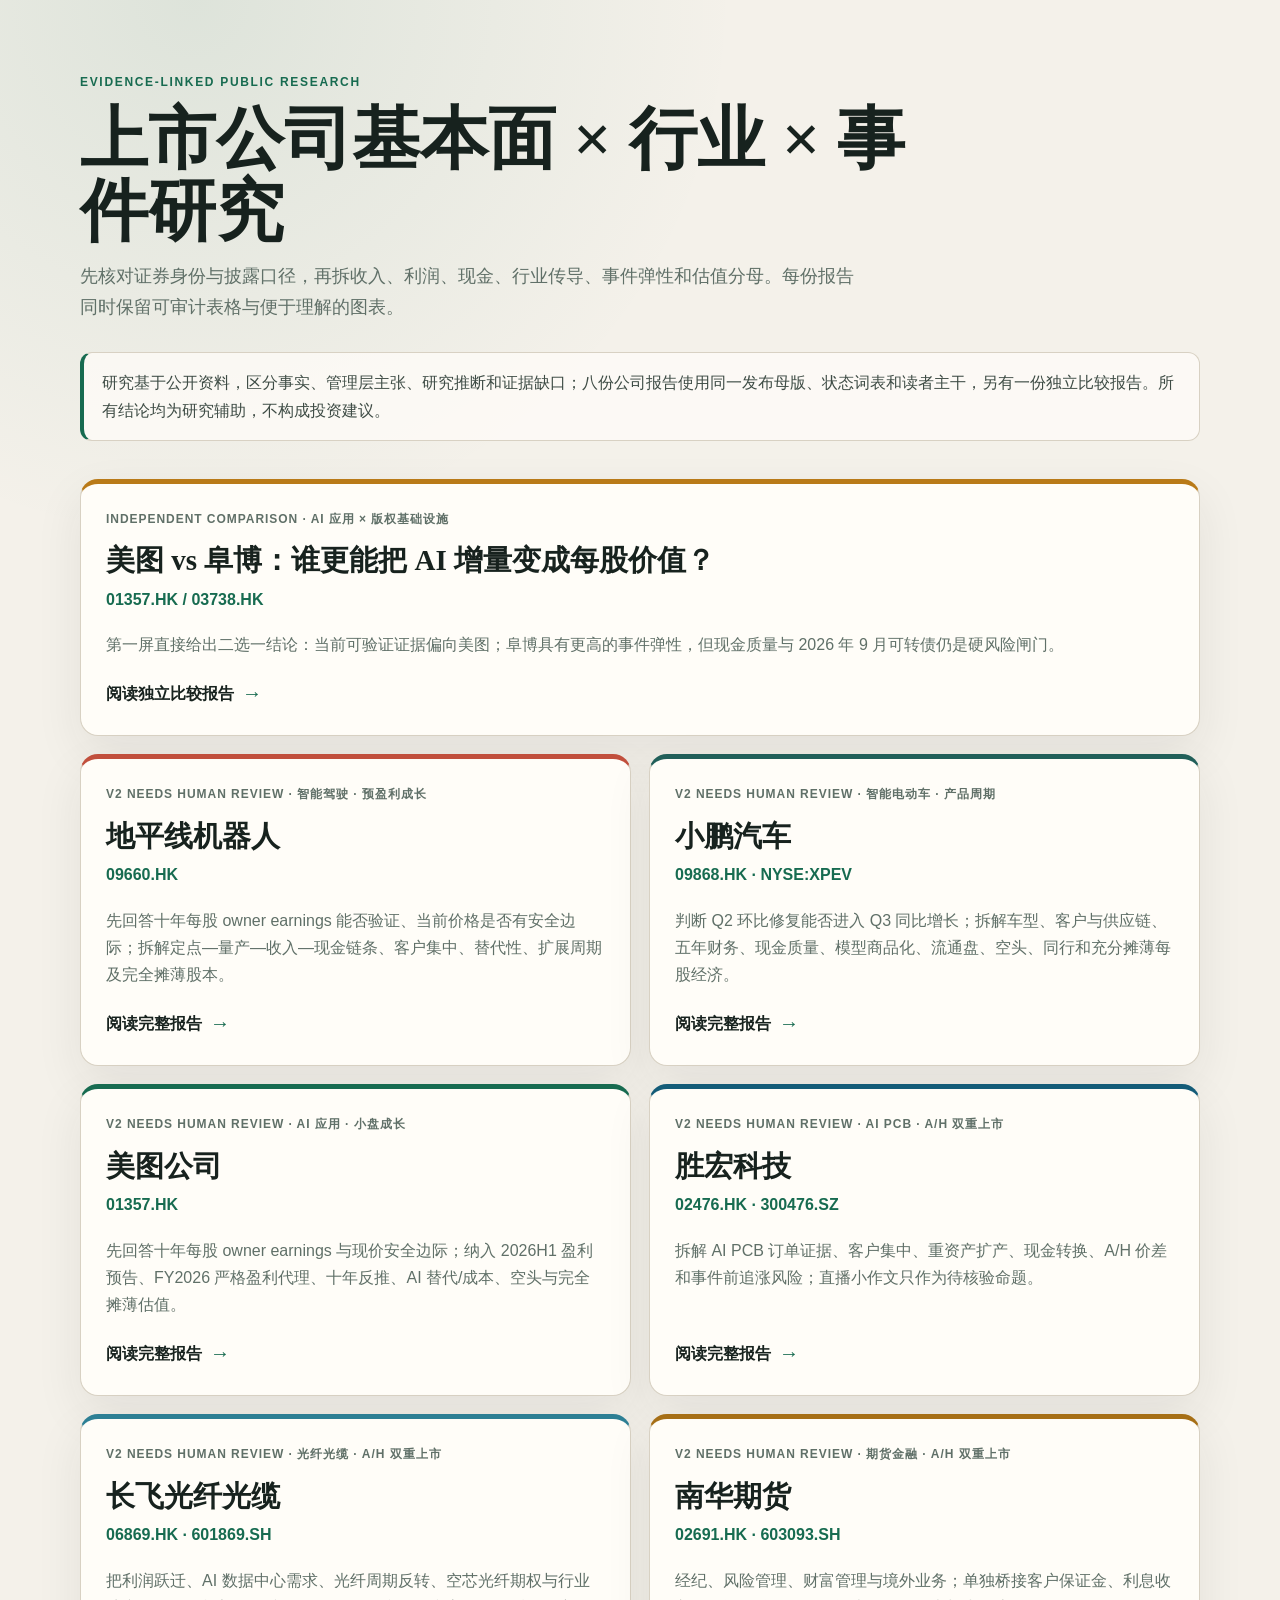
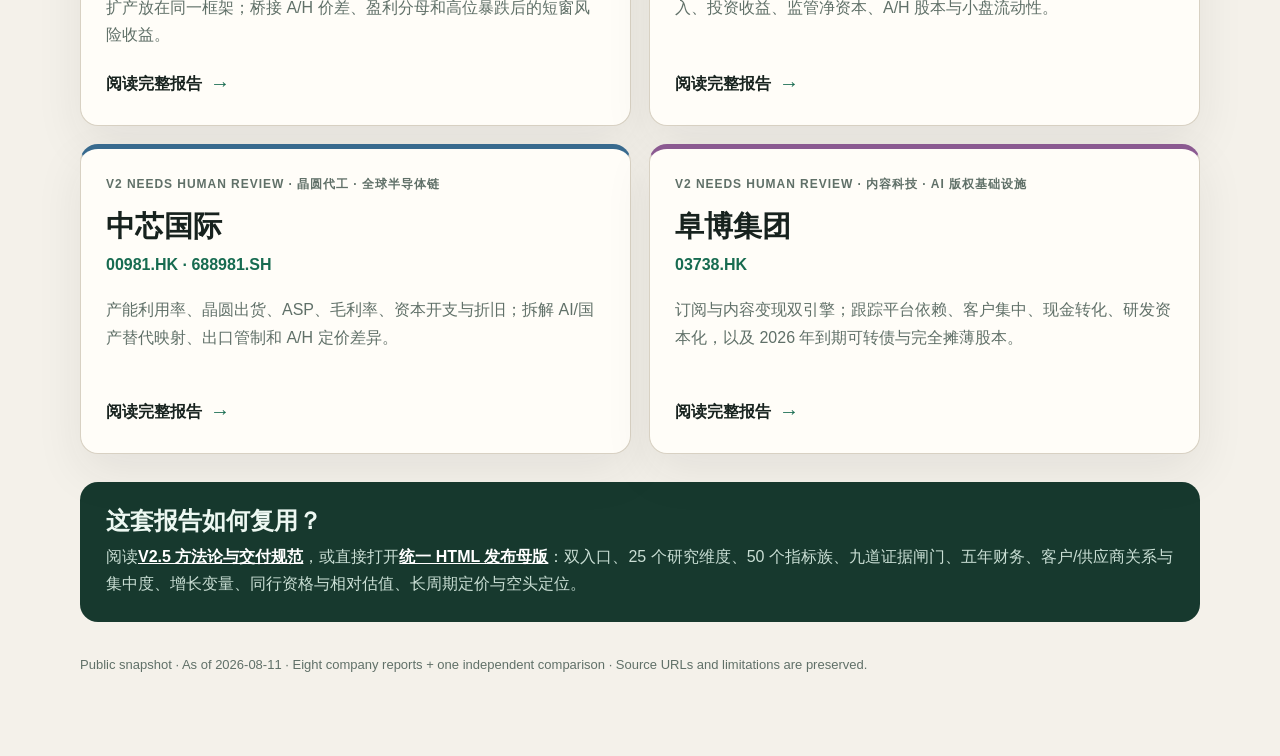
<file: docs/index.html>
<!doctype html>
<html lang="zh-CN">
<head>
  <meta charset="utf-8">
  <meta name="viewport" content="width=device-width, initial-scale=1">
  <meta name="color-scheme" content="light">
  <title>上市公司基本面 × 行业 × 事件研究</title>
  <style>
    :root {
      --ink: #17221e;
      --muted: #607068;
      --paper: #f4f1ea;
      --card: #fffdf8;
      --line: #d8d1c3;
      --green: #176b50;
      --blue: #386a8e;
      --gold: #a66f16;
      --shadow: 0 18px 48px rgba(34, 42, 37, .08);
    }
    * { box-sizing: border-box; }
    body {
      margin: 0;
      color: var(--ink);
      background:
        radial-gradient(circle at 15% 0%, rgba(23, 107, 80, .10), transparent 34rem),
        var(--paper);
      font: 16px/1.7 -apple-system, BlinkMacSystemFont, "Segoe UI", "PingFang SC", "Noto Sans CJK SC", sans-serif;
    }
    main { width: min(1120px, calc(100% - 36px)); margin: 0 auto; padding: 72px 0 80px; }
    .eyebrow {
      color: var(--green);
      font-size: 12px;
      font-weight: 800;
      letter-spacing: .14em;
      text-transform: uppercase;
    }
    h1 { max-width: 850px; margin: 12px 0 14px; font: 800 clamp(36px, 7vw, 68px)/1.05 Georgia, "Songti SC", serif; }
    .lead { max-width: 780px; margin: 0; color: var(--muted); font-size: 18px; }
    .notice {
      margin: 30px 0 38px;
      padding: 16px 18px;
      border: 1px solid var(--line);
      border-left: 4px solid var(--green);
      border-radius: 12px;
      background: rgba(255, 253, 248, .75);
      color: #3e4c45;
    }
    .grid { display: grid; grid-template-columns: repeat(2, minmax(0, 1fr)); gap: 18px; }
    .card {
      display: flex;
      min-height: 310px;
      flex-direction: column;
      padding: 25px;
      border: 1px solid var(--line);
      border-radius: 18px;
      background: var(--card);
      box-shadow: var(--shadow);
    }
    .tag { color: var(--muted); font-size: 12px; font-weight: 750; letter-spacing: .08em; }
    .card h2 { margin: 14px 0 8px; font: 750 29px/1.2 Georgia, "Songti SC", serif; }
    .ticker { margin-bottom: 18px; color: var(--green); font-weight: 750; }
    .card p { margin: 0 0 18px; color: var(--muted); }
    .card a {
      display: inline-flex;
      align-items: center;
      gap: 8px;
      margin-top: auto;
      color: var(--ink);
      font-weight: 780;
      text-decoration: none;
    }
    .card a::after { content: "→"; color: var(--green); font-size: 20px; }
    .card a:hover { color: var(--green); }
    .meitu { border-top: 5px solid var(--green); }
    .nanhua { border-top: 5px solid var(--gold); }
    .smic { border-top: 5px solid var(--blue); }
    .vobile { border-top: 5px solid #8b5a91; }
    .comparison { grid-column: 1 / -1; min-height: 250px; border-top: 5px solid #b97a18; }
    .horizon { border-top: 5px solid #c14f3c; }
    .xpeng { border-top: 5px solid #215f59; }
    .victory { border-top: 5px solid #145c78; }
    .yofc { border-top: 5px solid #2d7f94; }
    .pending { opacity: .72; }
    .pending .status {
      display: inline-flex;
      margin-top: auto;
      padding: 7px 10px;
      border: 1px solid var(--line);
      border-radius: 999px;
      color: var(--muted);
      font-size: 12px;
      font-weight: 750;
    }
    .method {
      margin-top: 28px;
      padding: 24px 26px;
      border-radius: 18px;
      color: #edf8f2;
      background: #17392e;
    }
    .method h2 { margin: 0 0 6px; font: 700 24px/1.3 Georgia, "Songti SC", serif; }
    .method p { margin: 0; color: #c9ded4; }
    .method a { color: #fff; font-weight: 750; }
    footer { margin-top: 32px; color: var(--muted); font-size: 13px; }
    @media (max-width: 820px) {
      main { padding-top: 46px; }
      .grid { grid-template-columns: 1fr; }
      .card { min-height: 0; }
      .comparison { grid-column: auto; }
    }
  </style>
</head>
<body>
  <main>
    <div class="eyebrow">Evidence-linked public research</div>
    <h1>上市公司基本面 × 行业 × 事件研究</h1>
    <p class="lead">先核对证券身份与披露口径，再拆收入、利润、现金、行业传导、事件弹性和估值分母。每份报告同时保留可审计表格与便于理解的图表。</p>

    <div class="notice">研究基于公开资料，区分事实、管理层主张、研究推断和证据缺口；八份公司报告使用同一发布母版、状态词表和读者主干，另有一份独立比较报告。所有结论均为研究辅助，不构成投资建议。</div>

    <section class="grid" aria-label="公司研究报告">
      <article class="card comparison">
        <div class="tag">INDEPENDENT COMPARISON · AI 应用 × 版权基础设施</div>
        <h2>美图 vs 阜博：谁更能把 AI 增量变成每股价值？</h2>
        <div class="ticker">01357.HK / 03738.HK</div>
        <p>第一屏直接给出二选一结论：当前可验证证据偏向美图；阜博具有更高的事件弹性，但现金质量与 2026 年 9 月可转债仍是硬风险闸门。</p>
        <a href="./meitu-vs-vobile/report.html">阅读独立比较报告</a>
      </article>

      <article class="card horizon">
        <div class="tag">V2 NEEDS HUMAN REVIEW · 智能驾驶 · 预盈利成长</div>
        <h2>地平线机器人</h2>
        <div class="ticker">09660.HK</div>
        <p>先回答十年每股 owner earnings 能否验证、当前价格是否有安全边际；拆解定点—量产—收入—现金链条、客户集中、替代性、扩展周期及完全摊薄股本。</p>
        <a href="./horizon-robotics-09660-hk/report.html">阅读完整报告</a>
      </article>

      <article class="card xpeng">
        <div class="tag">V2 NEEDS HUMAN REVIEW · 智能电动车 · 产品周期</div>
        <h2>小鹏汽车</h2>
        <div class="ticker">09868.HK · NYSE:XPEV</div>
        <p>判断 Q2 环比修复能否进入 Q3 同比增长；拆解车型、客户与供应链、五年财务、现金质量、模型商品化、流通盘、空头、同行和充分摊薄每股经济。</p>
        <a href="./xpeng-09868-hk/report.html">阅读完整报告</a>
      </article>

      <article class="card meitu">
        <div class="tag">V2 NEEDS HUMAN REVIEW · AI 应用 · 小盘成长</div>
        <h2>美图公司</h2>
        <div class="ticker">01357.HK</div>
        <p>先回答十年每股 owner earnings 与现价安全边际；纳入 2026H1 盈利预告、FY2026 严格盈利代理、十年反推、AI 替代/成本、空头与完全摊薄估值。</p>
        <a href="./meitu-01357-hk/report.html">阅读完整报告</a>
      </article>

      <article class="card victory">
        <div class="tag">V2 NEEDS HUMAN REVIEW · AI PCB · A/H 双重上市</div>
        <h2>胜宏科技</h2>
        <div class="ticker">02476.HK · 300476.SZ</div>
        <p>拆解 AI PCB 订单证据、客户集中、重资产扩产、现金转换、A/H 价差和事件前追涨风险；直播小作文只作为待核验命题。</p>
        <a href="./victory-giant-02476-hk/report.html">阅读完整报告</a>
      </article>

      <article class="card yofc">
        <div class="tag">V2 NEEDS HUMAN REVIEW · 光纤光缆 · A/H 双重上市</div>
        <h2>长飞光纤光缆</h2>
        <div class="ticker">06869.HK · 601869.SH</div>
        <p>把利润跃迁、AI 数据中心需求、光纤周期反转、空芯光纤期权与行业扩产放在同一框架；桥接 A/H 价差、盈利分母和高位暴跌后的短窗风险收益。</p>
        <a href="./yofc-06869-hk/report.html">阅读完整报告</a>
      </article>

      <article class="card nanhua">
        <div class="tag">V2 NEEDS HUMAN REVIEW · 期货金融 · A/H 双重上市</div>
        <h2>南华期货</h2>
        <div class="ticker">02691.HK · 603093.SH</div>
        <p>经纪、风险管理、财富管理与境外业务；单独桥接客户保证金、利息收入、投资收益、监管净资本、A/H 股本与小盘流动性。</p>
        <a href="./nanhua-futures-02691-hk/report.html">阅读完整报告</a>
      </article>

      <article class="card smic">
        <div class="tag">V2 NEEDS HUMAN REVIEW · 晶圆代工 · 全球半导体链</div>
        <h2>中芯国际</h2>
        <div class="ticker">00981.HK · 688981.SH</div>
        <p>产能利用率、晶圆出货、ASP、毛利率、资本开支与折旧；拆解 AI/国产替代映射、出口管制和 A/H 定价差异。</p>
        <a href="./smic-00981-hk/report.html">阅读完整报告</a>
      </article>

      <article class="card vobile">
        <div class="tag">V2 NEEDS HUMAN REVIEW · 内容科技 · AI 版权基础设施</div>
        <h2>阜博集团</h2>
        <div class="ticker">03738.HK</div>
        <p>订阅与内容变现双引擎；跟踪平台依赖、客户集中、现金转化、研发资本化，以及 2026 年到期可转债与完全摊薄股本。</p>
        <a href="./fubo-group-03738-hk/report.html">阅读完整报告</a>
      </article>
    </section>

    <section class="method">
      <h2>这套报告如何复用？</h2>
      <p>阅读<a href="./listed-company-fundamentals-event-research-methodology.html">V2.5 方法论与交付规范</a>，或直接打开<a href="./templates/report-publication-shell-v1.html">统一 HTML 发布母版</a>：双入口、25 个研究维度、50 个指标族、九道证据闸门、五年财务、客户/供应商关系与集中度、增长变量、同行资格与相对估值、长周期定价与空头定位。</p>
    </section>

    <footer>Public snapshot · As of 2026-08-11 · Eight company reports + one independent comparison · Source URLs and limitations are preserved.</footer>
  </main>
</body>
</html>
</file>
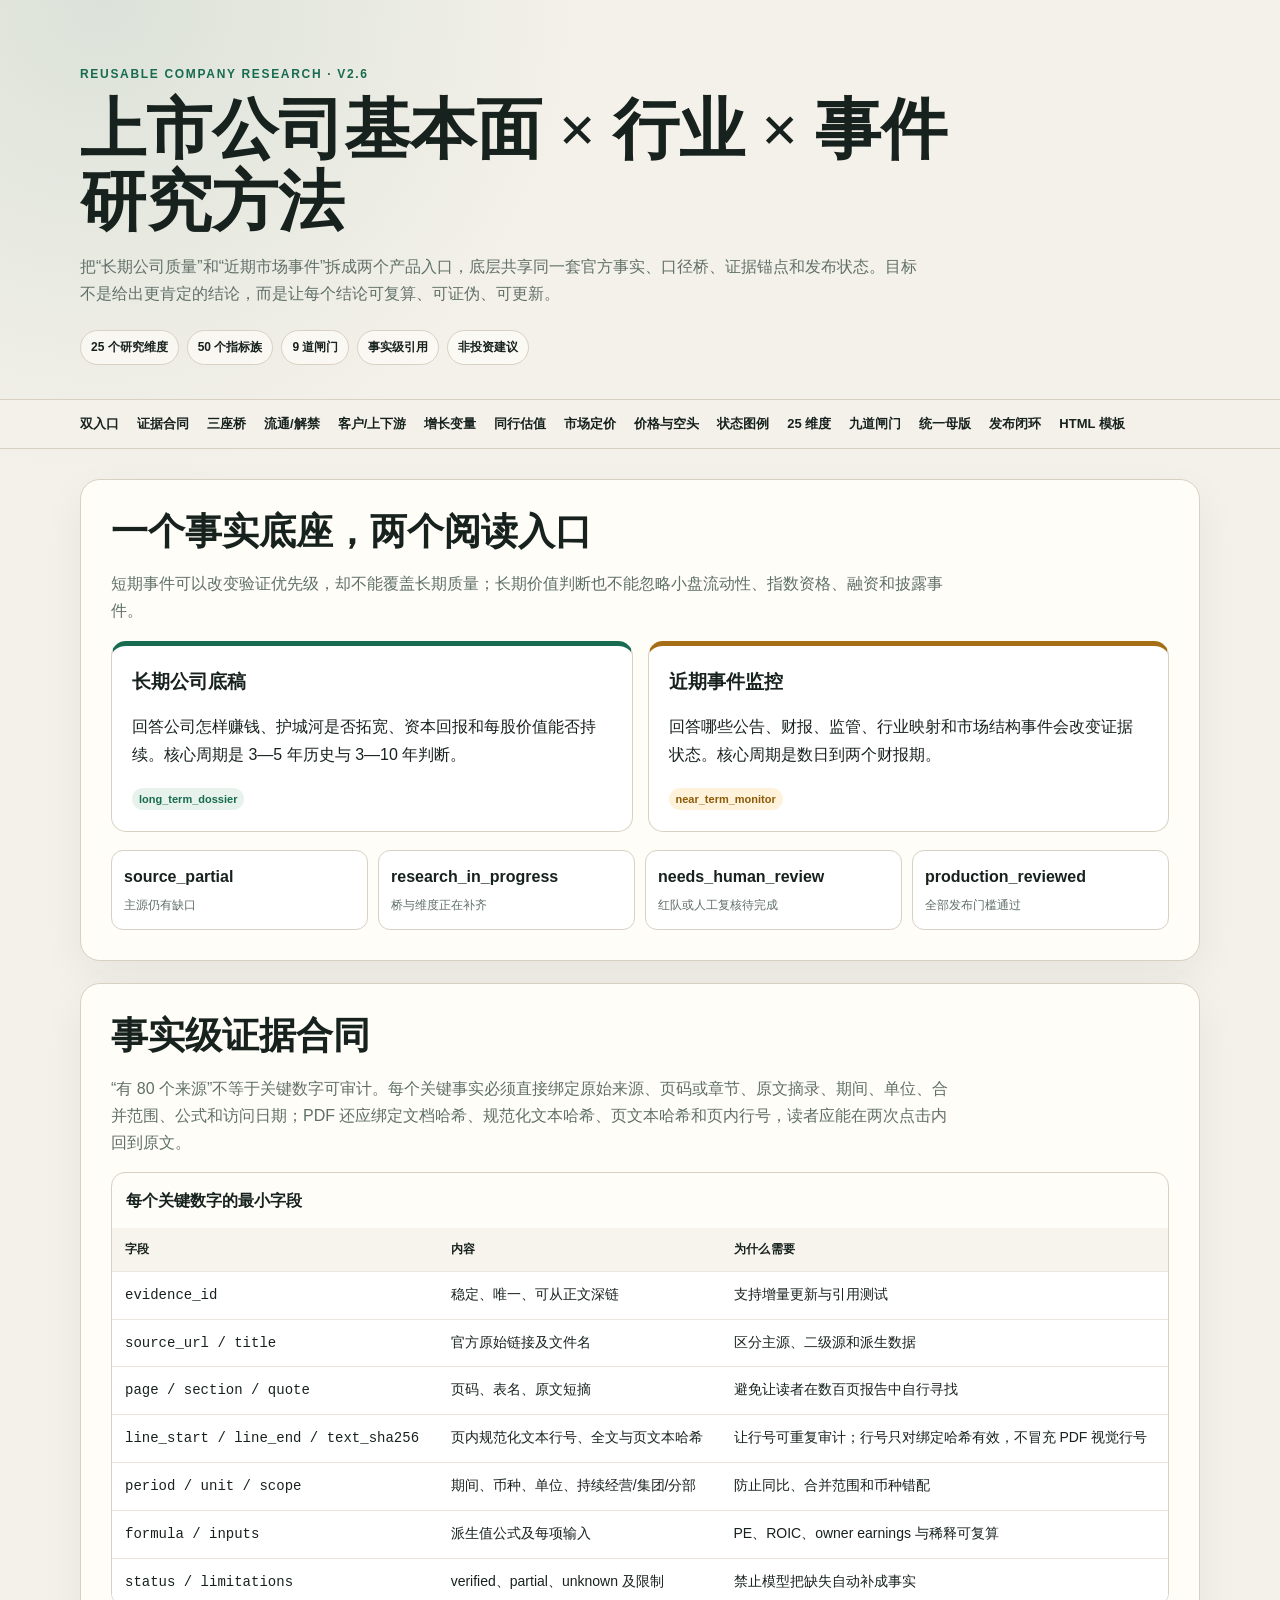
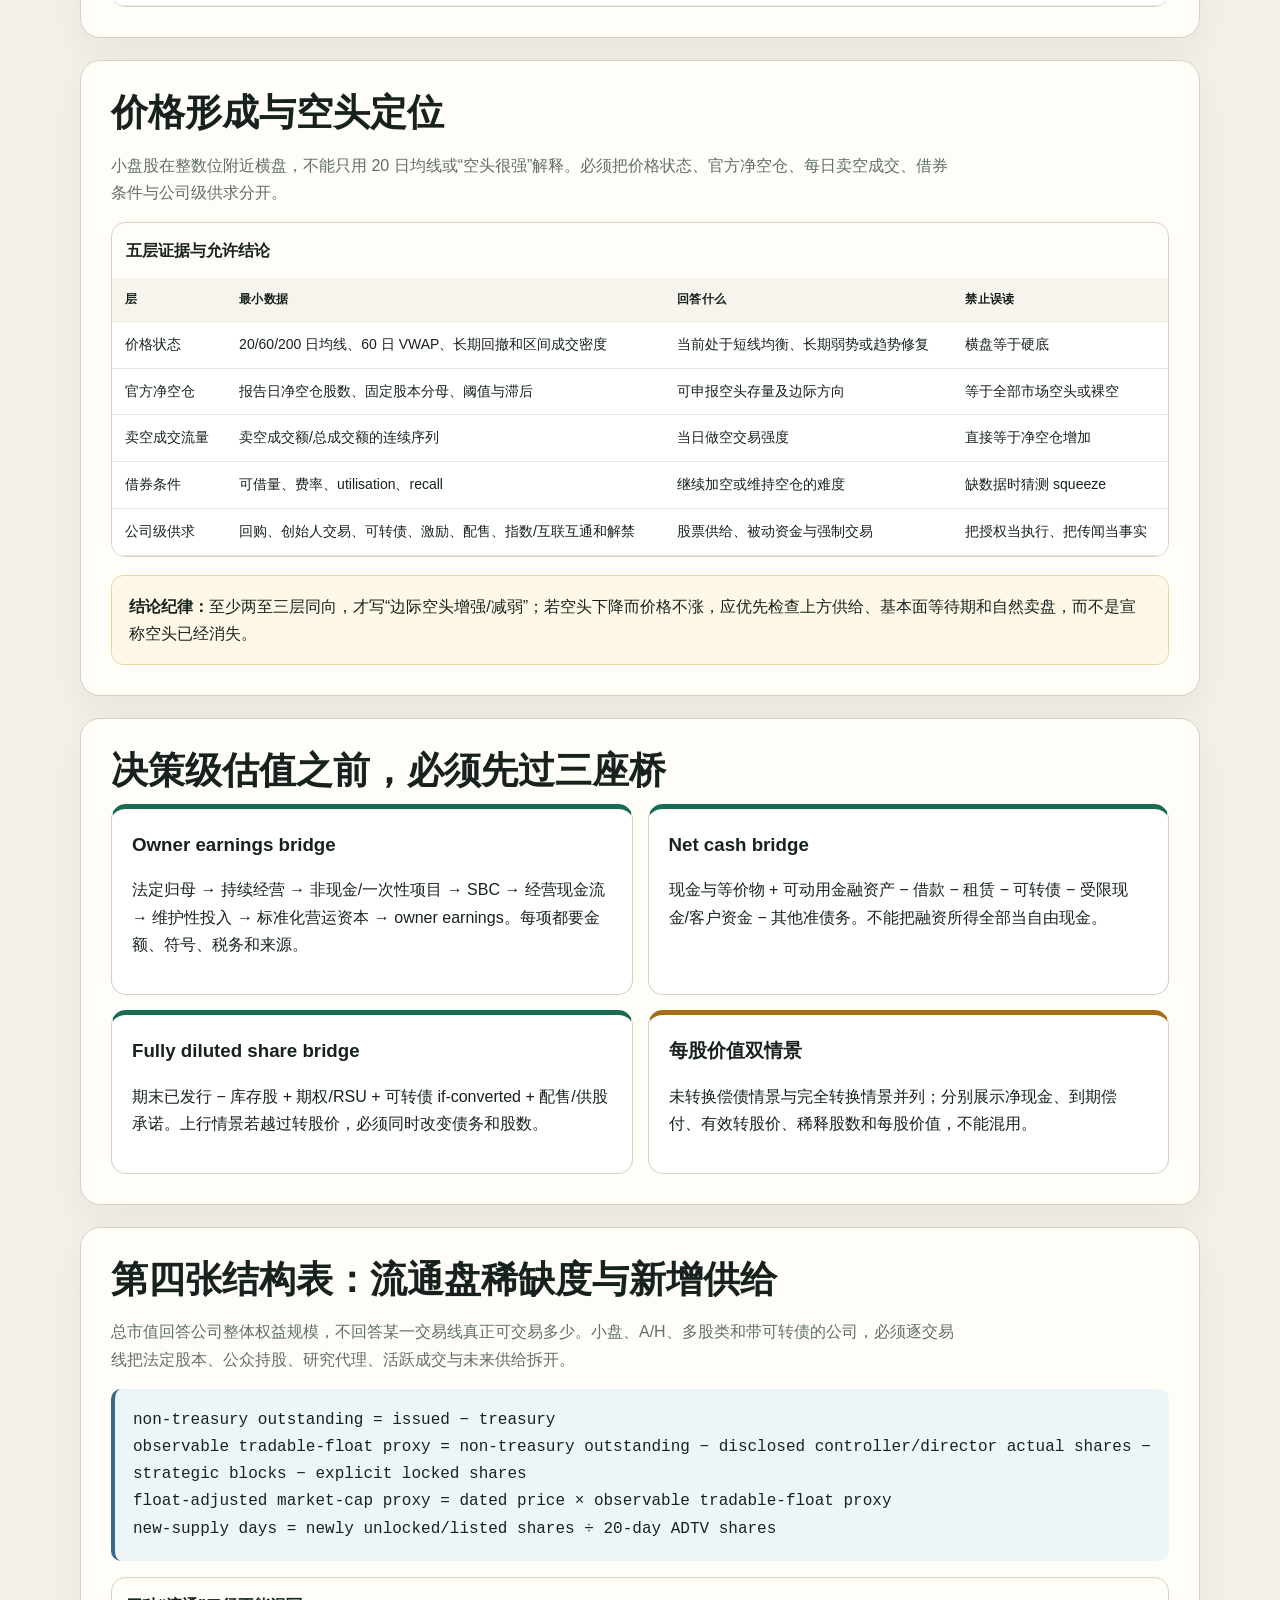
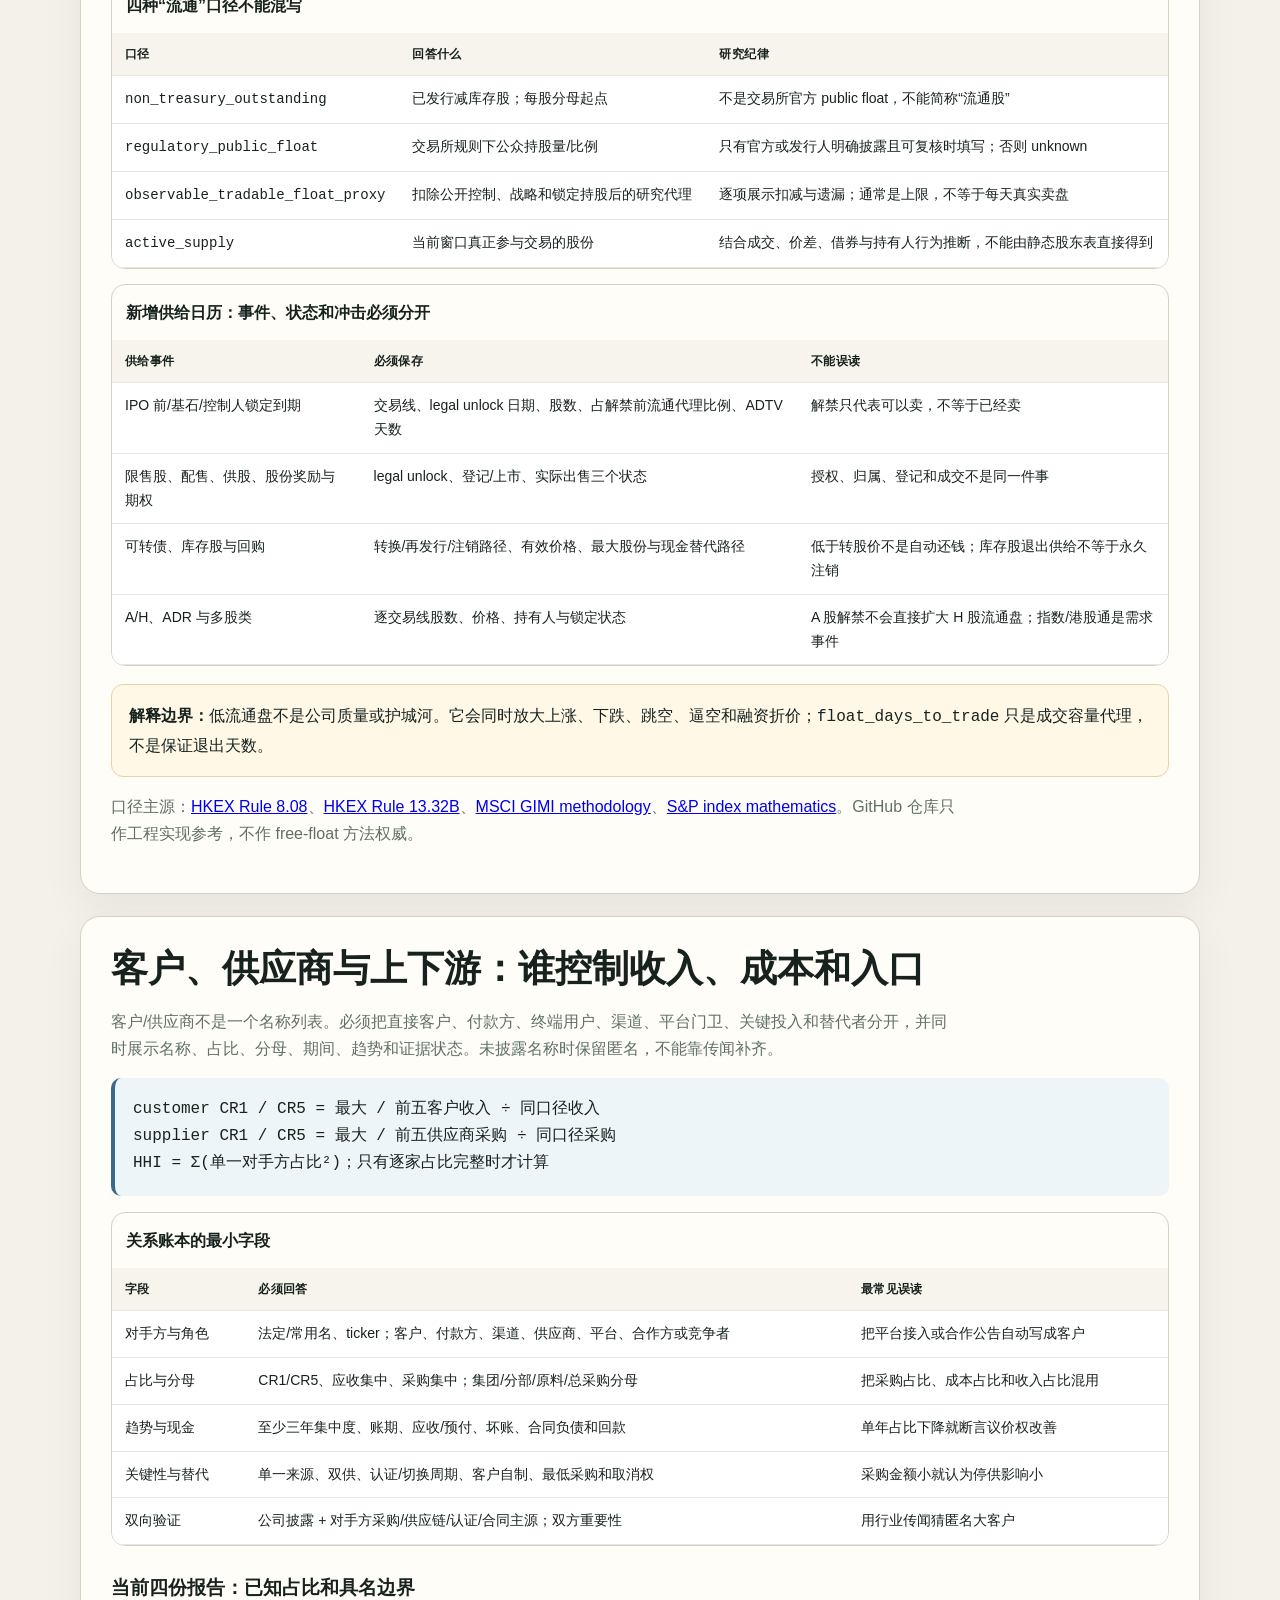
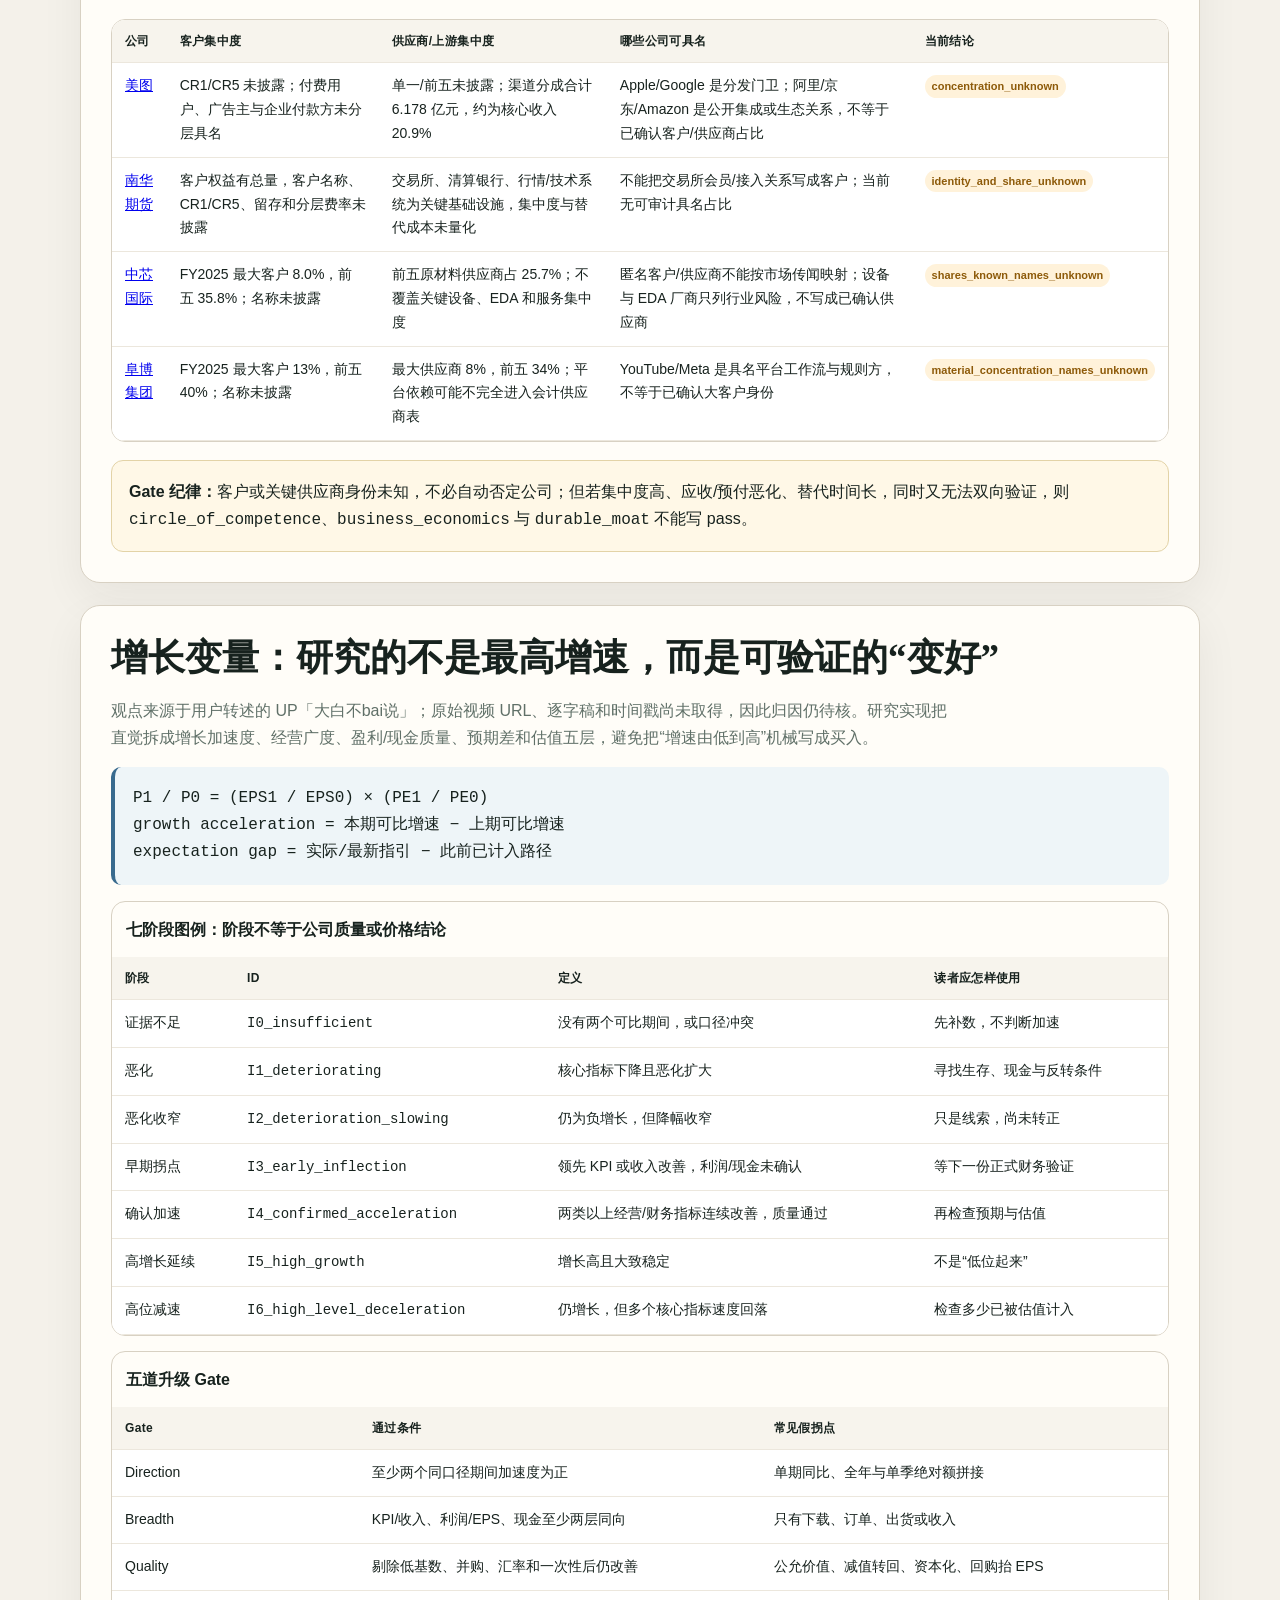
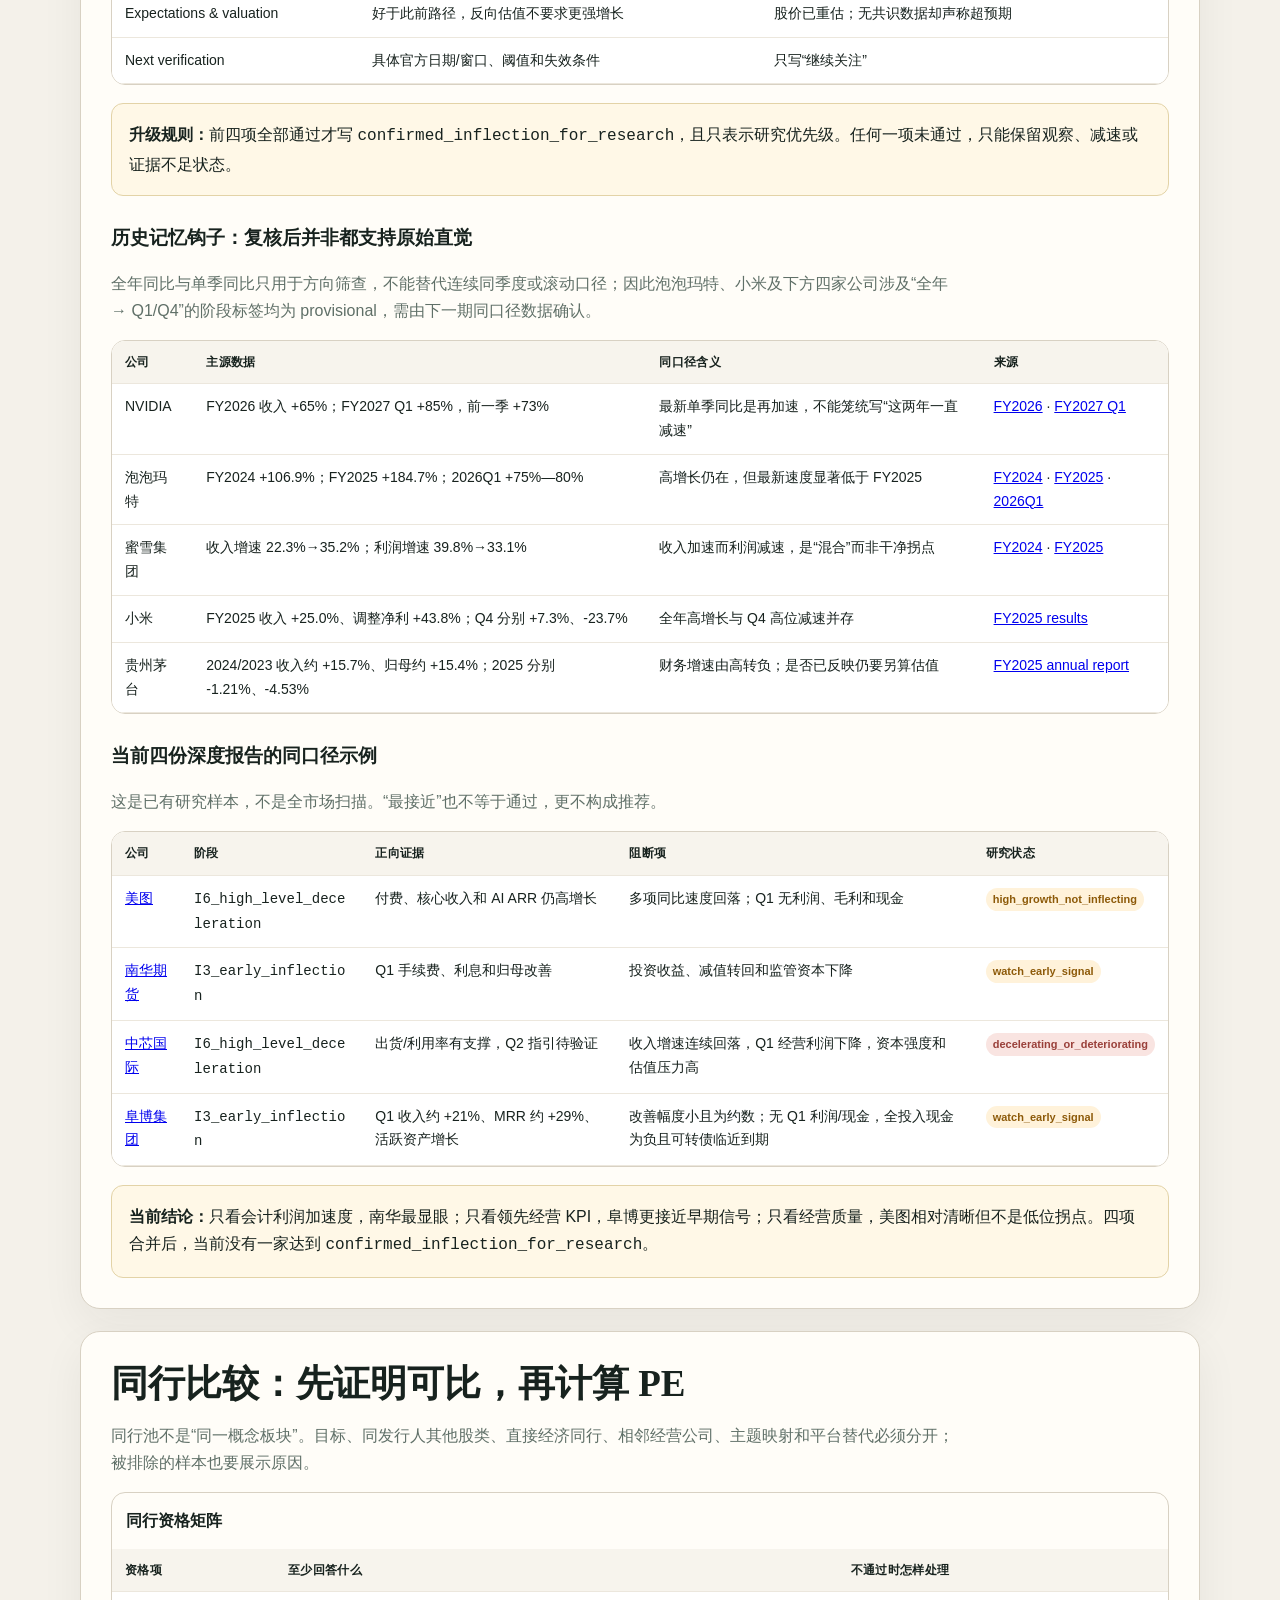
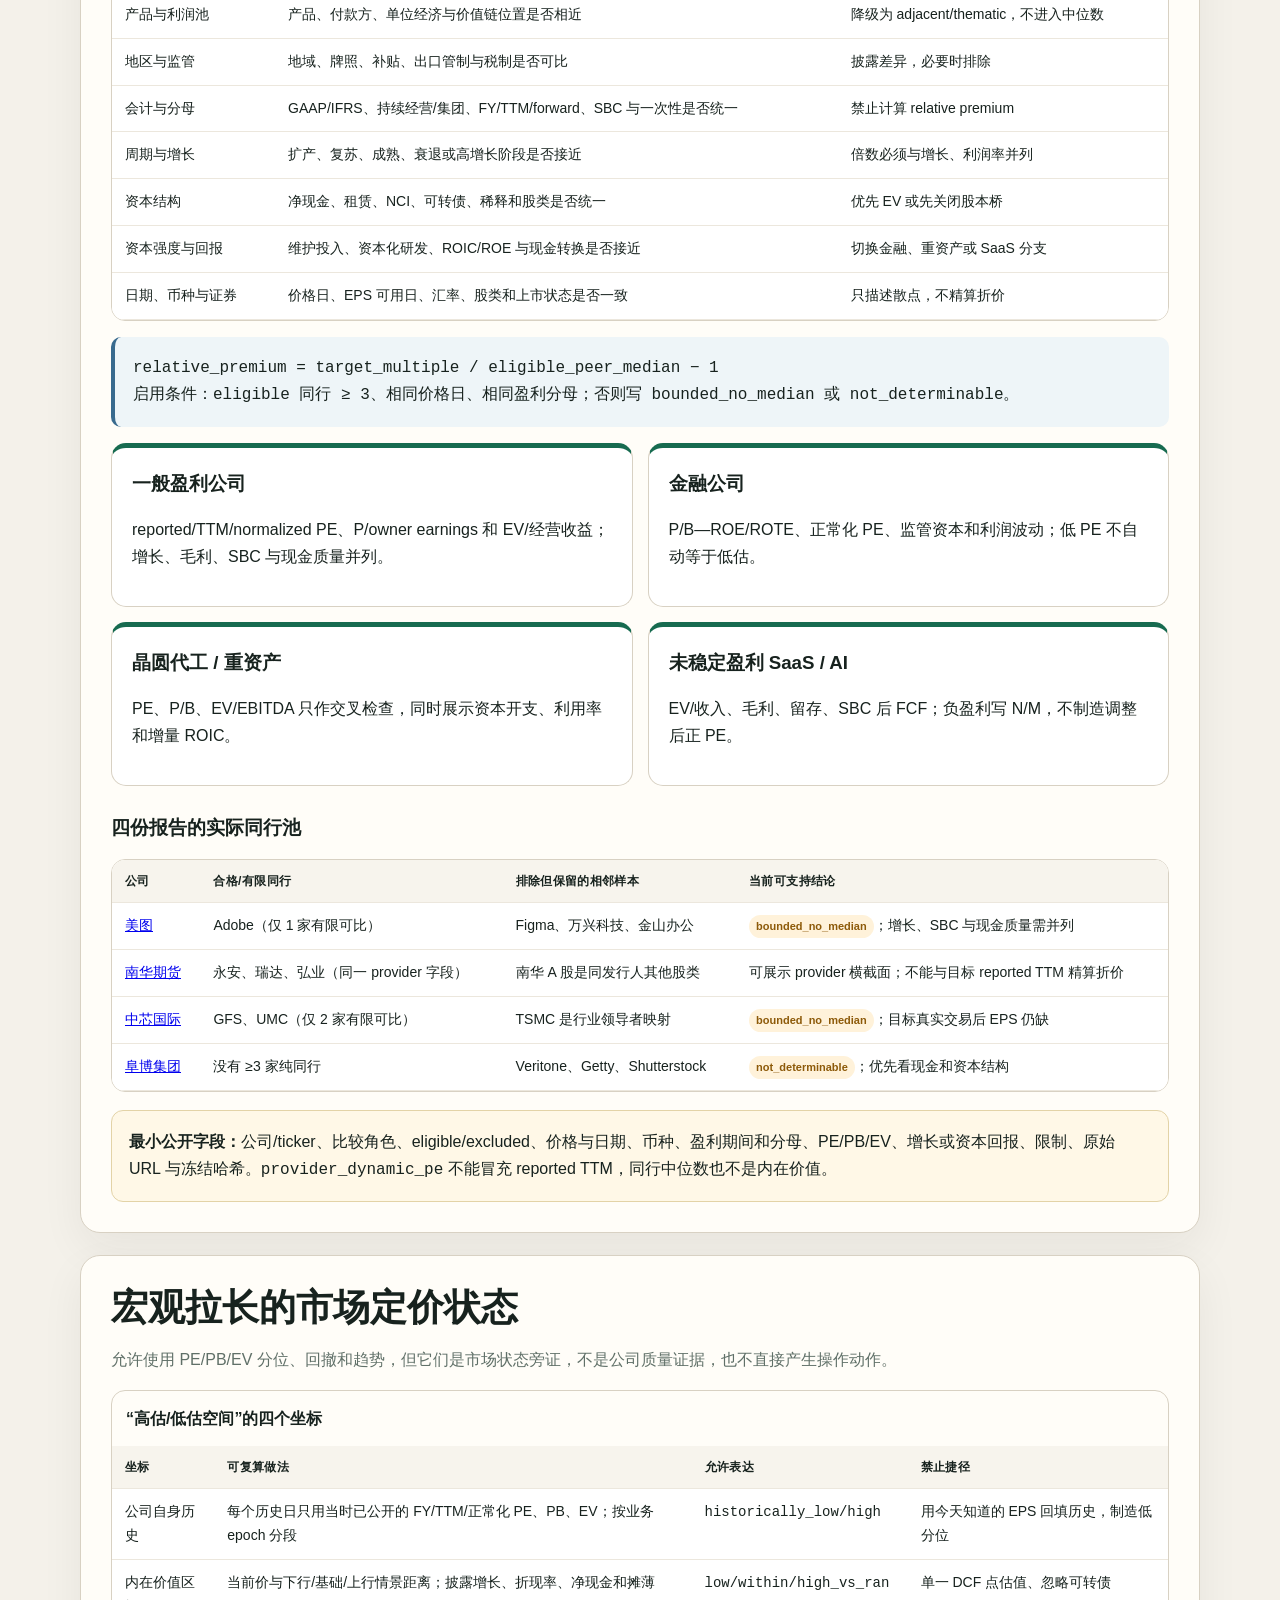
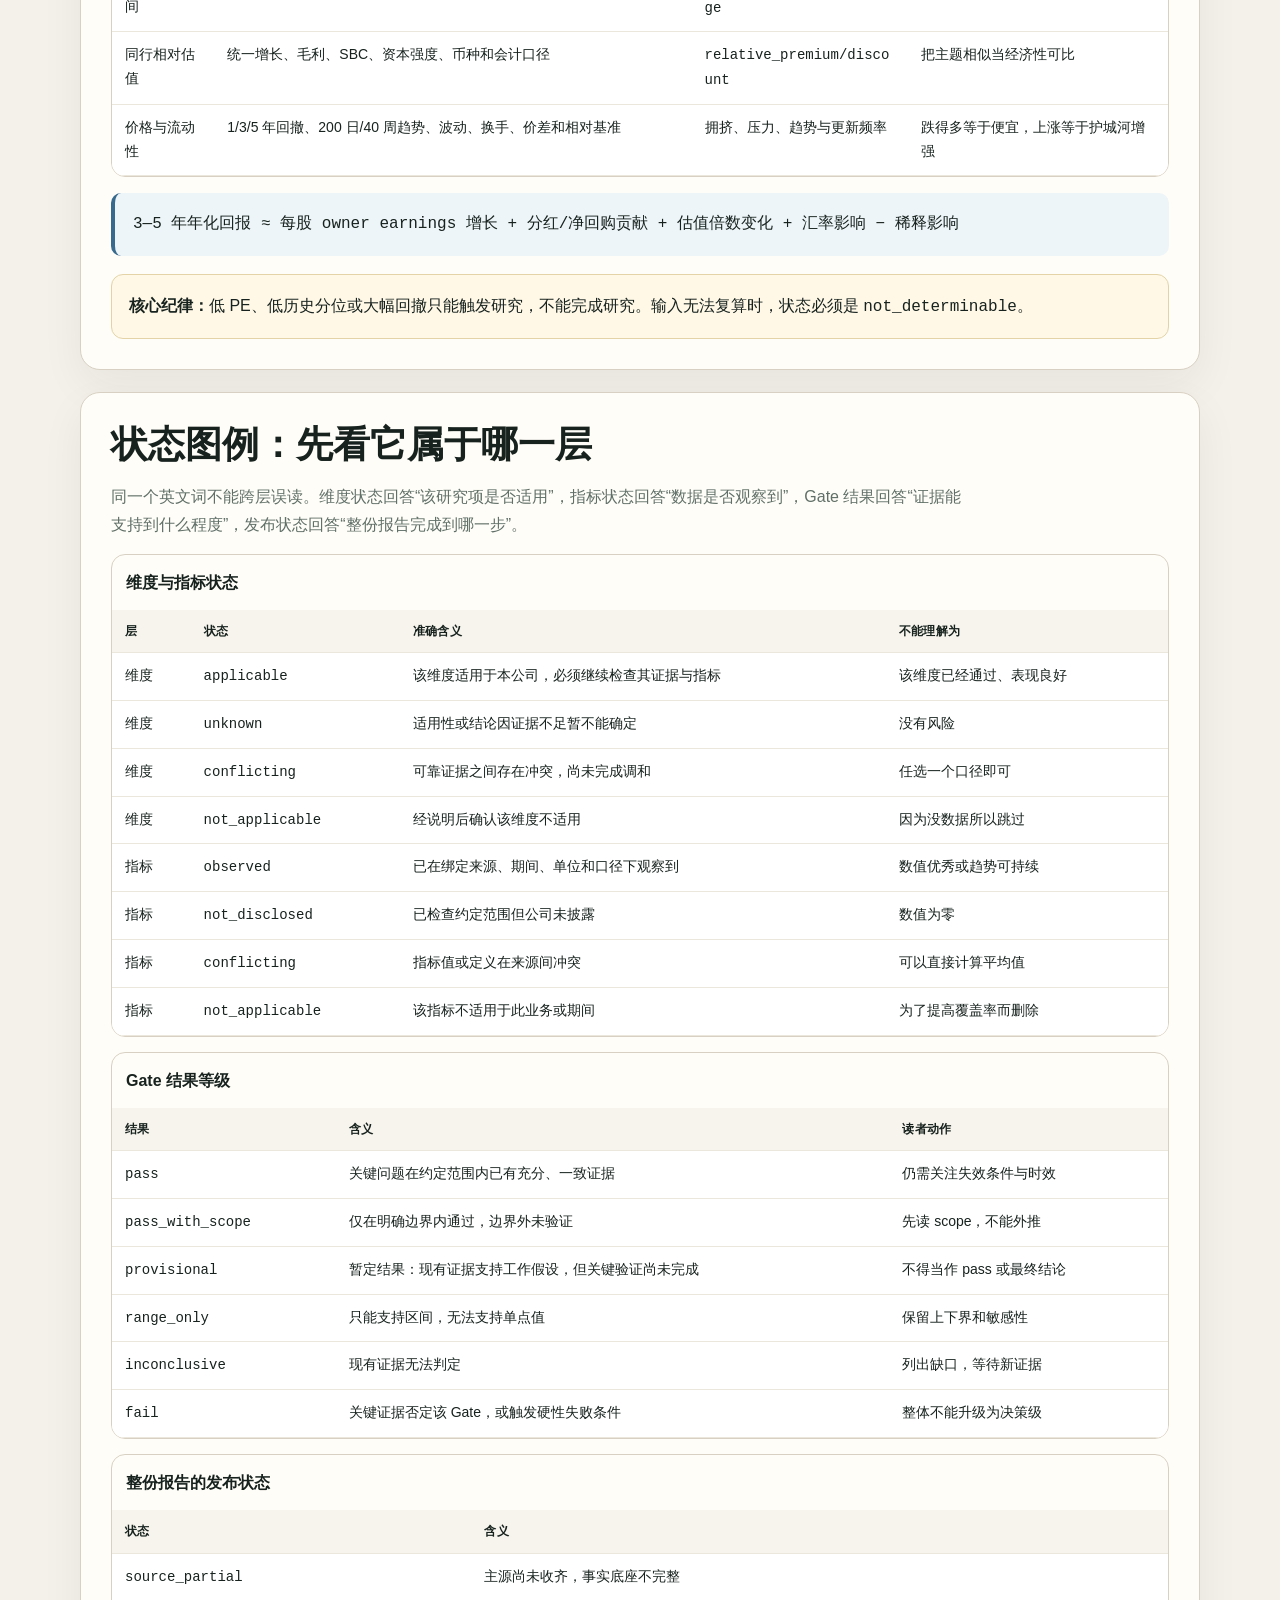
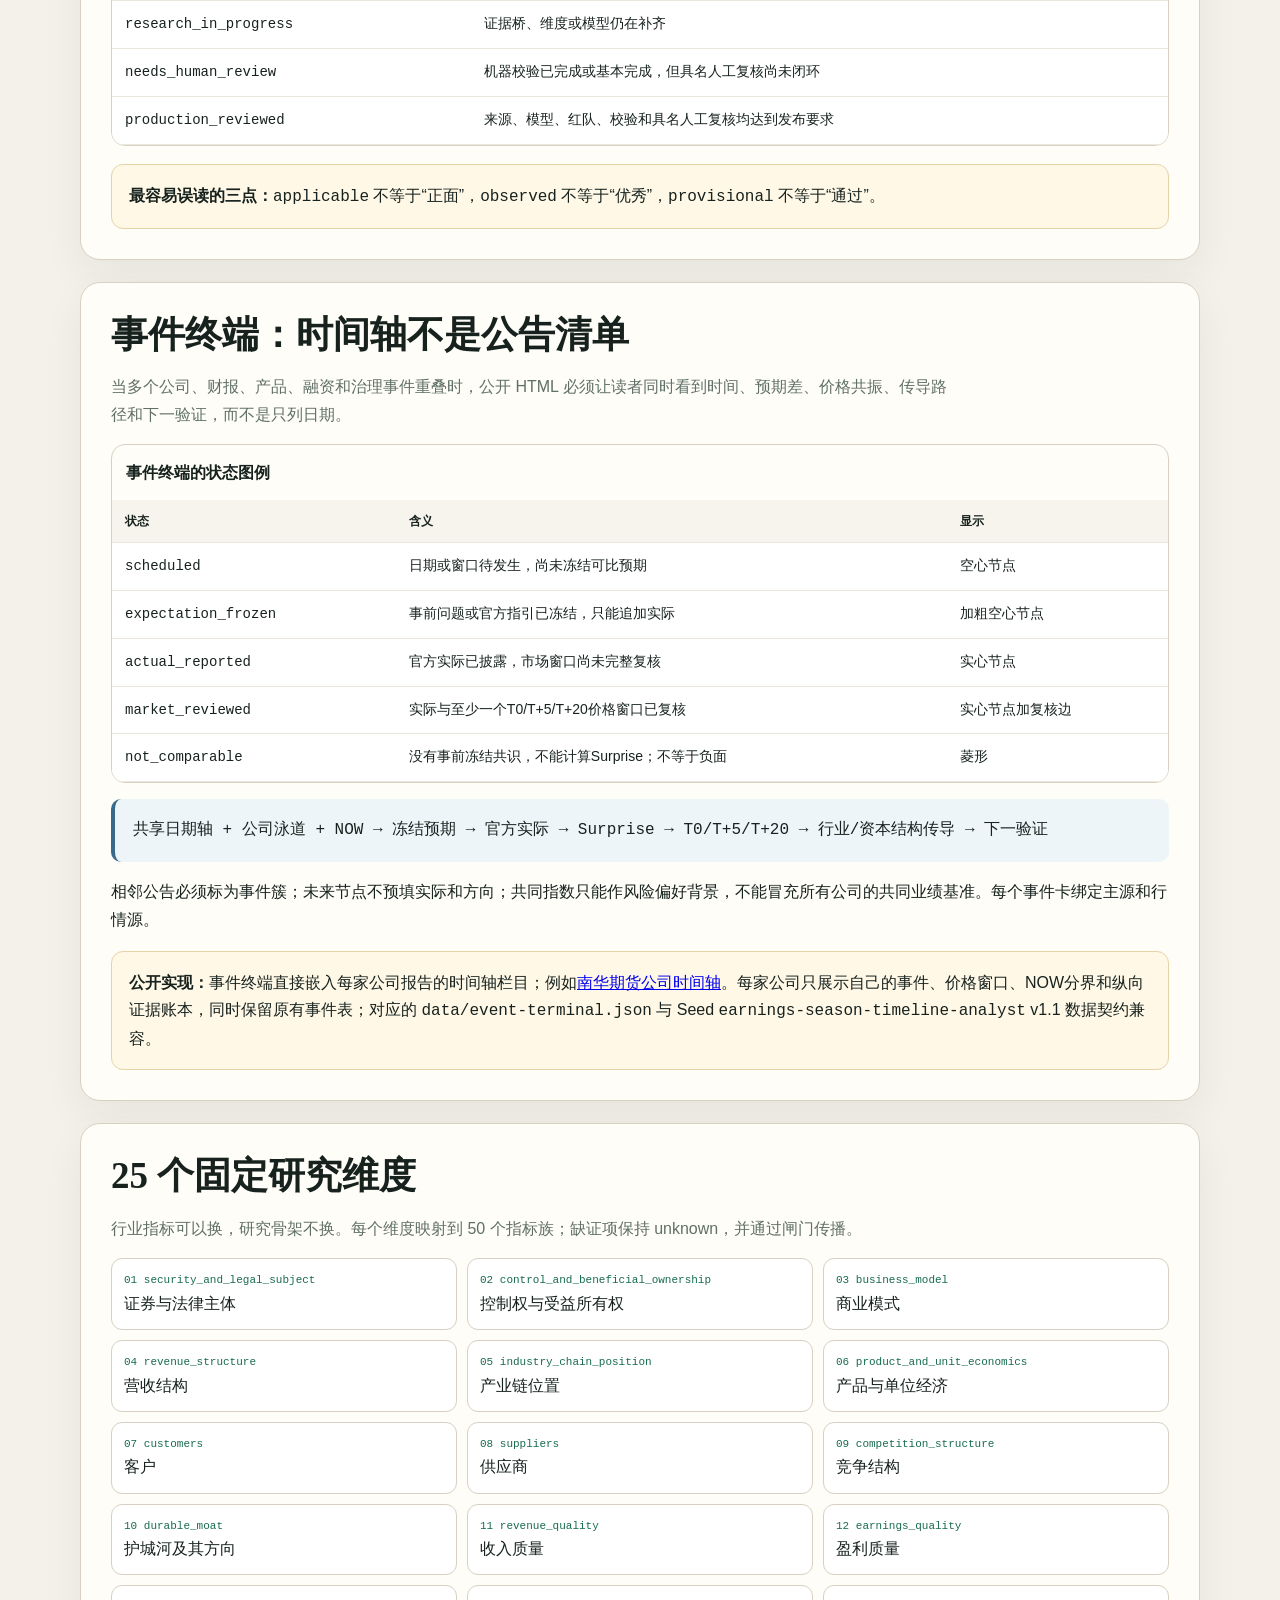
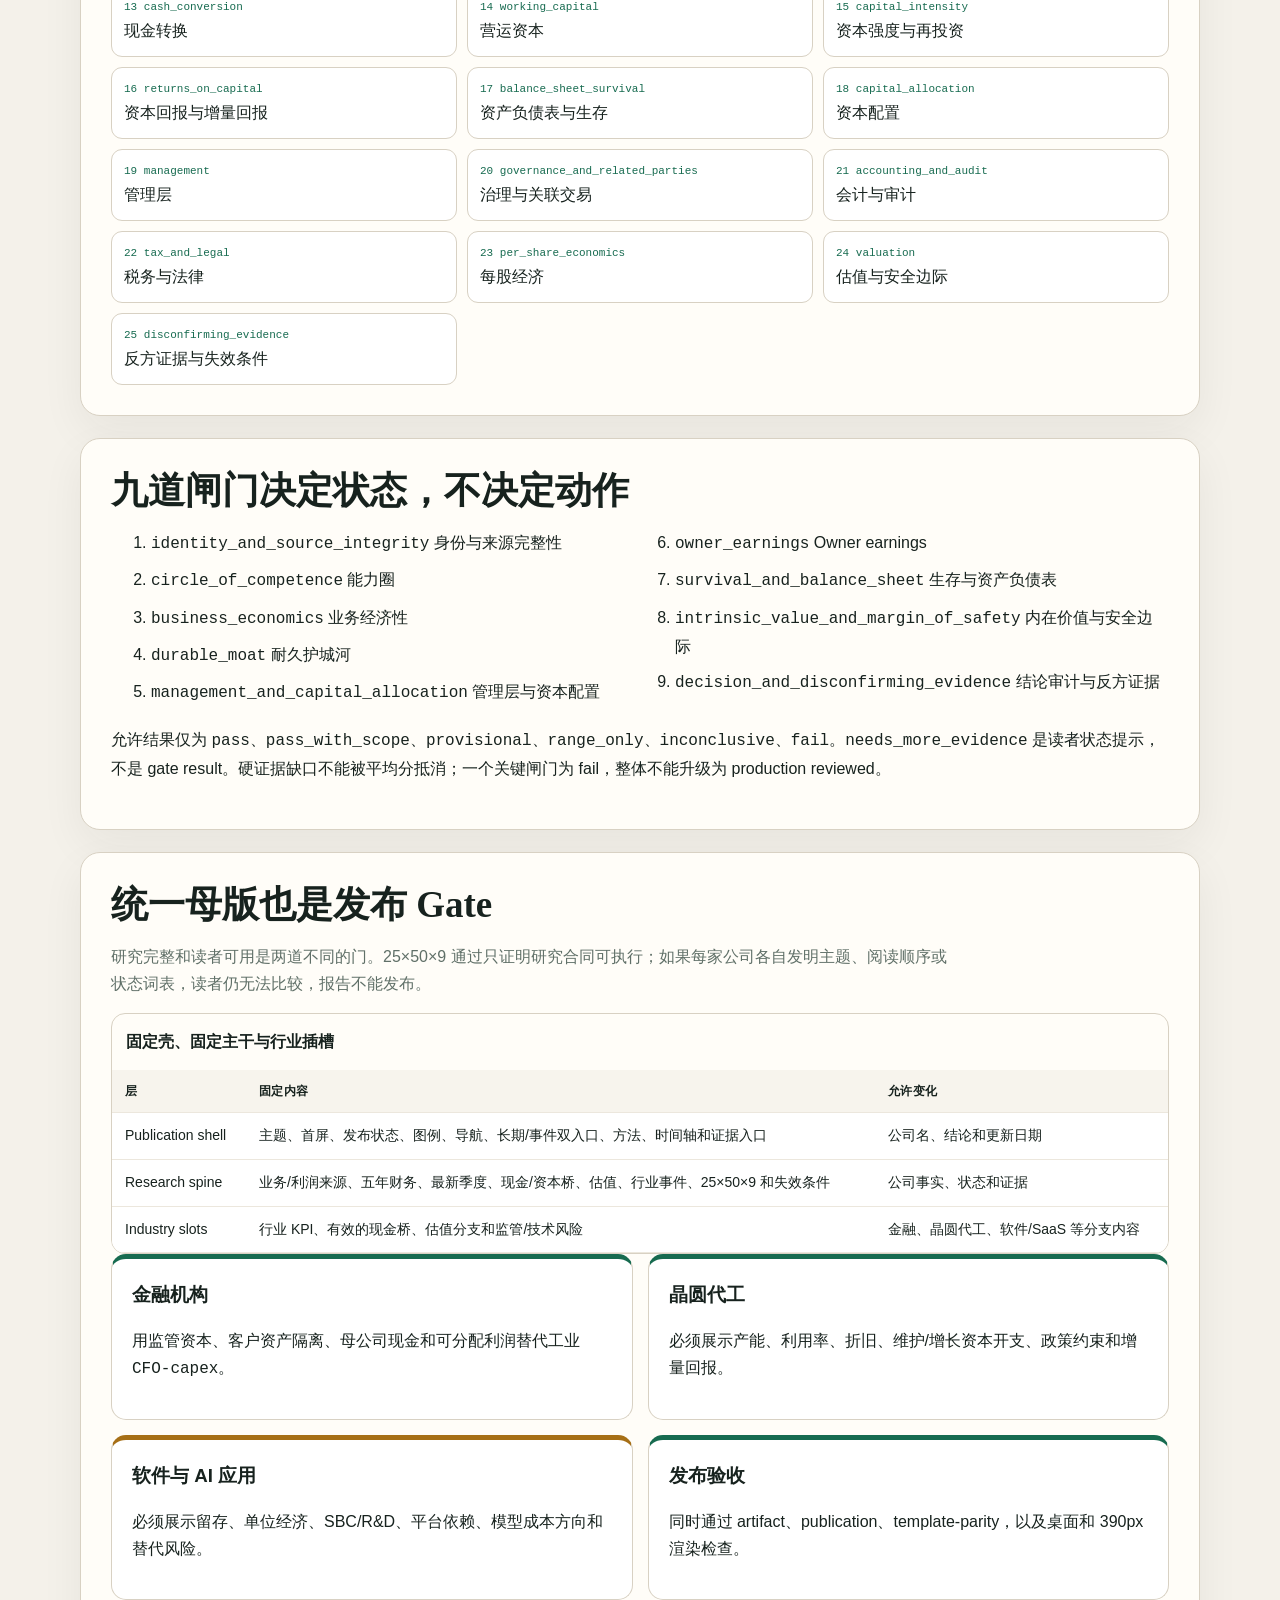
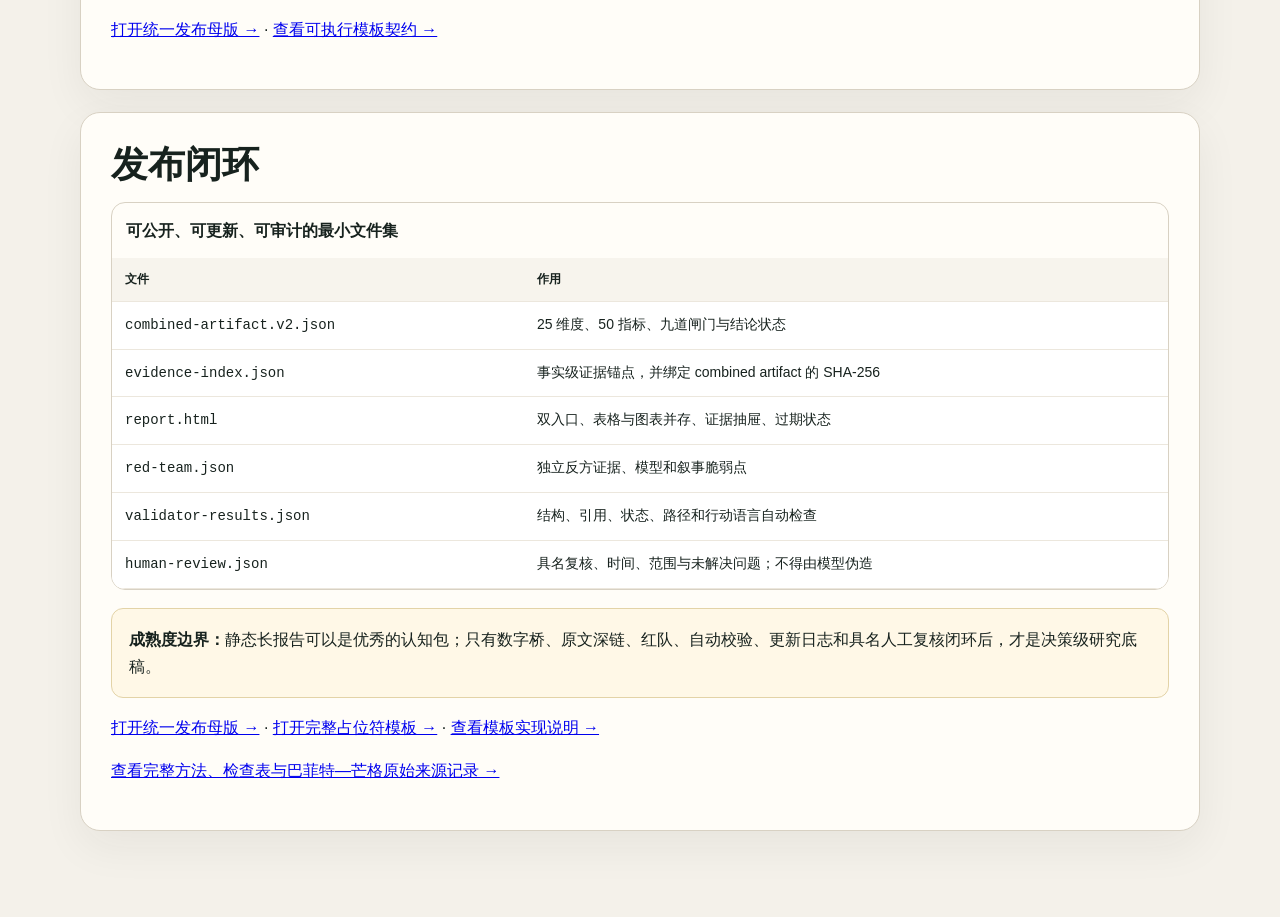
<file: docs/listed-company-fundamentals-event-research-methodology.html>
<!doctype html>
<html lang="zh-CN">
<head>
  <meta charset="utf-8">
  <meta name="viewport" content="width=device-width, initial-scale=1">
  <meta name="color-scheme" content="light">
  <title>上市公司研究方法 V2.6</title>
  <style>
    :root{--ink:#17221e;--muted:#607068;--paper:#f4f1ea;--card:#fffdf8;--line:#d8d1c3;--green:#176b50;--amber:#a66f16;--red:#9a403a;--blue:#386a8e}
    *{box-sizing:border-box}html{scroll-behavior:smooth}body{margin:0;color:var(--ink);background:radial-gradient(circle at 8% 0,rgba(23,107,80,.11),transparent 31rem),var(--paper);font:16px/1.7 -apple-system,BlinkMacSystemFont,"Segoe UI","PingFang SC","Noto Sans CJK SC",sans-serif}
    header,main,footer{width:min(1120px,calc(100% - 36px));margin:auto}header{padding:64px 0 34px}.eyebrow{color:var(--green);font-size:12px;font-weight:800;letter-spacing:.14em;text-transform:uppercase}h1{max-width:880px;margin:10px 0 16px;font:800 clamp(36px,7vw,66px)/1.08 Georgia,"Songti SC",serif}h2{margin:0 0 10px;font:760 clamp(25px,4vw,37px)/1.2 Georgia,"Songti SC",serif}h3{margin:26px 0 8px}.lead,.dek{max-width:850px;color:var(--muted)}.meta{display:flex;flex-wrap:wrap;gap:8px;margin-top:23px}.pill{padding:6px 10px;border:1px solid var(--line);border-radius:999px;background:rgba(255,253,248,.7);font-size:12px;font-weight:740}
    nav{position:sticky;top:0;z-index:10;border-block:1px solid var(--line);background:rgba(244,241,234,.94);backdrop-filter:blur(12px)}nav div{width:min(1120px,calc(100% - 36px));margin:auto;display:flex;gap:18px;overflow:auto}nav a{padding:13px 0;color:var(--ink);font-size:13px;font-weight:760;text-decoration:none;white-space:nowrap}
    main{padding:30px 0 70px}section{scroll-margin-top:72px;margin:0 0 22px;padding:30px;border:1px solid var(--line);border-radius:20px;background:var(--card);box-shadow:0 16px 44px rgba(34,42,37,.06)}.grid{display:grid;grid-template-columns:repeat(2,minmax(0,1fr));gap:15px}.card{padding:20px;border:1px solid var(--line);border-top:5px solid var(--green);border-radius:15px;background:#fff}.card.event{border-top-color:var(--amber)}.card h3{margin:0 0 7px}.status{display:grid;grid-template-columns:repeat(4,1fr);gap:10px;margin-top:18px}.status div{padding:12px;border:1px solid var(--line);border-radius:12px;background:#fff}.status strong{display:block}.status span{color:var(--muted);font-size:12px}
    .table-wrap{overflow:auto;margin-top:15px;border:1px solid var(--line);border-radius:14px}table{width:100%;border-collapse:collapse;min-width:760px;background:#fff}caption{padding:14px;text-align:left;font-weight:800}th,td{padding:11px 13px;border-bottom:1px solid #ece7dd;text-align:left;vertical-align:top}th{background:#f7f4ed;font-size:12px;letter-spacing:.03em}td{font-size:14px}.tag{display:inline-flex;padding:2px 7px;border-radius:999px;background:#e7f2ed;color:var(--green);font-size:11px;font-weight:800}.tag.warn{background:#fff2da;color:#8d5a09}.tag.risk{background:#f9e4e1;color:var(--red)}
    code{overflow-wrap:anywhere;word-break:break-word}.formula{margin:16px 0;padding:18px;border-left:4px solid var(--blue);border-radius:10px;background:#eef5f8;font-family:ui-monospace,SFMono-Regular,Menlo,monospace}.callout{margin-top:18px;padding:17px;border:1px solid #e3d3a7;border-radius:12px;background:#fff8e7}.dim-grid{display:grid;grid-template-columns:repeat(3,minmax(0,1fr));gap:10px;margin-top:15px}.dim{padding:12px;border:1px solid var(--line);border-radius:11px;background:#fff}.dim code{display:block;color:var(--green);font-size:11px}.gate-list{columns:2;column-gap:30px}.gate-list li{break-inside:avoid;margin-bottom:8px}footer{padding:0 0 60px;color:var(--muted);font-size:13px}
    @media(max-width:780px){header{padding-top:40px}.grid,.status,.dim-grid{grid-template-columns:1fr}.gate-list{columns:1}section{padding:22px 17px}}
  </style>
</head>
<body>
  <header>
    <div class="eyebrow">Reusable company research · V2.6</div>
    <h1>上市公司基本面 × 行业 × 事件研究方法</h1>
    <p class="lead">把“长期公司质量”和“近期市场事件”拆成两个产品入口，底层共享同一套官方事实、口径桥、证据锚点和发布状态。目标不是给出更肯定的结论，而是让每个结论可复算、可证伪、可更新。</p>
    <div class="meta"><span class="pill">25 个研究维度</span><span class="pill">50 个指标族</span><span class="pill">9 道闸门</span><span class="pill">事实级引用</span><span class="pill">非投资建议</span></div>
  </header>
  <nav><div><a href="#views">双入口</a><a href="#evidence">证据合同</a><a href="#bridges">三座桥</a><a href="#float-supply">流通/解禁</a><a href="#counterparties">客户/上下游</a><a href="#inflection">增长变量</a><a href="#peers">同行估值</a><a href="#pricing">市场定价</a><a href="#shorts">价格与空头</a><a href="#status-legend">状态图例</a><a href="#dimensions">25 维度</a><a href="#gates">九道闸门</a><a href="#template-contract">统一母版</a><a href="#publication">发布闭环</a><a href="./templates/report-publication-shell-v1.html">HTML 模板</a></div></nav>
  <main>
    <section id="views">
      <h2>一个事实底座，两个阅读入口</h2>
      <p class="dek">短期事件可以改变验证优先级，却不能覆盖长期质量；长期价值判断也不能忽略小盘流动性、指数资格、融资和披露事件。</p>
      <div class="grid">
        <article class="card"><h3>长期公司底稿</h3><p>回答公司怎样赚钱、护城河是否拓宽、资本回报和每股价值能否持续。核心周期是 3—5 年历史与 3—10 年判断。</p><span class="tag">long_term_dossier</span></article>
        <article class="card event"><h3>近期事件监控</h3><p>回答哪些公告、财报、监管、行业映射和市场结构事件会改变证据状态。核心周期是数日到两个财报期。</p><span class="tag warn">near_term_monitor</span></article>
      </div>
      <div class="status"><div><strong>source_partial</strong><span>主源仍有缺口</span></div><div><strong>research_in_progress</strong><span>桥与维度正在补齐</span></div><div><strong>needs_human_review</strong><span>红队或人工复核待完成</span></div><div><strong>production_reviewed</strong><span>全部发布门槛通过</span></div></div>
    </section>

    <section id="evidence">
      <h2>事实级证据合同</h2>
      <p class="dek">“有 80 个来源”不等于关键数字可审计。每个关键事实必须直接绑定原始来源、页码或章节、原文摘录、期间、单位、合并范围、公式和访问日期；PDF 还应绑定文档哈希、规范化文本哈希、页文本哈希和页内行号，读者应能在两次点击内回到原文。</p>
      <div class="table-wrap"><table><caption>每个关键数字的最小字段</caption><thead><tr><th>字段</th><th>内容</th><th>为什么需要</th></tr></thead><tbody>
        <tr><td><code>evidence_id</code></td><td>稳定、唯一、可从正文深链</td><td>支持增量更新与引用测试</td></tr>
        <tr><td><code>source_url / title</code></td><td>官方原始链接及文件名</td><td>区分主源、二级源和派生数据</td></tr>
        <tr><td><code>page / section / quote</code></td><td>页码、表名、原文短摘</td><td>避免让读者在数百页报告中自行寻找</td></tr>
        <tr><td><code>line_start / line_end / text_sha256</code></td><td>页内规范化文本行号、全文与页文本哈希</td><td>让行号可重复审计；行号只对绑定哈希有效，不冒充 PDF 视觉行号</td></tr>
        <tr><td><code>period / unit / scope</code></td><td>期间、币种、单位、持续经营/集团/分部</td><td>防止同比、合并范围和币种错配</td></tr>
        <tr><td><code>formula / inputs</code></td><td>派生值公式及每项输入</td><td>PE、ROIC、owner earnings 与稀释可复算</td></tr>
        <tr><td><code>status / limitations</code></td><td>verified、partial、unknown 及限制</td><td>禁止模型把缺失自动补成事实</td></tr>
      </tbody></table></div>
    </section>

    <section id="shorts">
      <h2>价格形成与空头定位</h2>
      <p class="dek">小盘股在整数位附近横盘，不能只用 20 日均线或“空头很强”解释。必须把价格状态、官方净空仓、每日卖空成交、借券条件与公司级供求分开。</p>
      <div class="table-wrap"><table><caption>五层证据与允许结论</caption><thead><tr><th>层</th><th>最小数据</th><th>回答什么</th><th>禁止误读</th></tr></thead><tbody>
        <tr><td>价格状态</td><td>20/60/200 日均线、60 日 VWAP、长期回撤和区间成交密度</td><td>当前处于短线均衡、长期弱势或趋势修复</td><td>横盘等于硬底</td></tr>
        <tr><td>官方净空仓</td><td>报告日净空仓股数、固定股本分母、阈值与滞后</td><td>可申报空头存量及边际方向</td><td>等于全部市场空头或裸空</td></tr>
        <tr><td>卖空成交流量</td><td>卖空成交额/总成交额的连续序列</td><td>当日做空交易强度</td><td>直接等于净空仓增加</td></tr>
        <tr><td>借券条件</td><td>可借量、费率、utilisation、recall</td><td>继续加空或维持空仓的难度</td><td>缺数据时猜测 squeeze</td></tr>
        <tr><td>公司级供求</td><td>回购、创始人交易、可转债、激励、配售、指数/互联互通和解禁</td><td>股票供给、被动资金与强制交易</td><td>把授权当执行、把传闻当事实</td></tr>
      </tbody></table></div>
      <div class="callout"><strong>结论纪律：</strong>至少两至三层同向，才写“边际空头增强/减弱”；若空头下降而价格不涨，应优先检查上方供给、基本面等待期和自然卖盘，而不是宣称空头已经消失。</div>
    </section>

    <section id="bridges">
      <h2>决策级估值之前，必须先过三座桥</h2>
      <div class="grid">
        <article class="card"><h3>Owner earnings bridge</h3><p>法定归母 → 持续经营 → 非现金/一次性项目 → SBC → 经营现金流 → 维护性投入 → 标准化营运资本 → owner earnings。每项都要金额、符号、税务和来源。</p></article>
        <article class="card"><h3>Net cash bridge</h3><p>现金与等价物 + 可动用金融资产 − 借款 − 租赁 − 可转债 − 受限现金/客户资金 − 其他准债务。不能把融资所得全部当自由现金。</p></article>
        <article class="card"><h3>Fully diluted share bridge</h3><p>期末已发行 − 库存股 + 期权/RSU + 可转债 if-converted + 配售/供股承诺。上行情景若越过转股价，必须同时改变债务和股数。</p></article>
        <article class="card event"><h3>每股价值双情景</h3><p>未转换偿债情景与完全转换情景并列；分别展示净现金、到期偿付、有效转股价、稀释股数和每股价值，不能混用。</p></article>
      </div>
    </section>

    <section id="float-supply">
      <h2>第四张结构表：流通盘稀缺度与新增供给</h2>
      <p class="dek">总市值回答公司整体权益规模，不回答某一交易线真正可交易多少。小盘、A/H、多股类和带可转债的公司，必须逐交易线把法定股本、公众持股、研究代理、活跃成交与未来供给拆开。</p>
      <div class="formula">non-treasury outstanding = issued − treasury<br>observable tradable-float proxy = non-treasury outstanding − disclosed controller/director actual shares − strategic blocks − explicit locked shares<br>float-adjusted market-cap proxy = dated price × observable tradable-float proxy<br>new-supply days = newly unlocked/listed shares ÷ 20-day ADTV shares</div>
      <div class="table-wrap"><table><caption>四种“流通”口径不能混写</caption><thead><tr><th>口径</th><th>回答什么</th><th>研究纪律</th></tr></thead><tbody>
        <tr><td><code>non_treasury_outstanding</code></td><td>已发行减库存股；每股分母起点</td><td>不是交易所官方 public float，不能简称“流通股”</td></tr>
        <tr><td><code>regulatory_public_float</code></td><td>交易所规则下公众持股量/比例</td><td>只有官方或发行人明确披露且可复核时填写；否则 unknown</td></tr>
        <tr><td><code>observable_tradable_float_proxy</code></td><td>扣除公开控制、战略和锁定持股后的研究代理</td><td>逐项展示扣减与遗漏；通常是上限，不等于每天真实卖盘</td></tr>
        <tr><td><code>active_supply</code></td><td>当前窗口真正参与交易的股份</td><td>结合成交、价差、借券与持有人行为推断，不能由静态股东表直接得到</td></tr>
      </tbody></table></div>
      <div class="table-wrap"><table><caption>新增供给日历：事件、状态和冲击必须分开</caption><thead><tr><th>供给事件</th><th>必须保存</th><th>不能误读</th></tr></thead><tbody>
        <tr><td>IPO 前/基石/控制人锁定到期</td><td>交易线、legal unlock 日期、股数、占解禁前流通代理比例、ADTV 天数</td><td>解禁只代表可以卖，不等于已经卖</td></tr>
        <tr><td>限售股、配售、供股、股份奖励与期权</td><td>legal unlock、登记/上市、实际出售三个状态</td><td>授权、归属、登记和成交不是同一件事</td></tr>
        <tr><td>可转债、库存股与回购</td><td>转换/再发行/注销路径、有效价格、最大股份与现金替代路径</td><td>低于转股价不是自动还钱；库存股退出供给不等于永久注销</td></tr>
        <tr><td>A/H、ADR 与多股类</td><td>逐交易线股数、价格、持有人与锁定状态</td><td>A 股解禁不会直接扩大 H 股流通盘；指数/港股通是需求事件</td></tr>
      </tbody></table></div>
      <div class="callout"><strong>解释边界：</strong>低流通盘不是公司质量或护城河。它会同时放大上涨、下跌、跳空、逼空和融资折价；<code>float_days_to_trade</code> 只是成交容量代理，不是保证退出天数。</div>
      <p class="dek">口径主源：<a href="https://cn-rules.hkex.com.hk/%E8%A6%8F%E5%89%87%E6%89%8B%E5%86%8A/808">HKEX Rule 8.08</a>、<a href="https://en-rules.hkex.com.hk/entiresection/7010">HKEX Rule 13.32B</a>、<a href="https://www.msci.com/downloads/web/msci-com/indexes/index-resources/market-classification/MSCI_GIMIMethodology_Mar2023.pdf">MSCI GIMI methodology</a>、<a href="https://www.spglobal.com/spdji/en/methodology/article/index-mathematics-methodology/">S&amp;P index mathematics</a>。GitHub 仓库只作工程实现参考，不作 free-float 方法权威。</p>
    </section>

    <section id="counterparties">
      <h2>客户、供应商与上下游：谁控制收入、成本和入口</h2>
      <p class="dek">客户/供应商不是一个名称列表。必须把直接客户、付款方、终端用户、渠道、平台门卫、关键投入和替代者分开，并同时展示名称、占比、分母、期间、趋势和证据状态。未披露名称时保留匿名，不能靠传闻补齐。</p>
      <div class="formula">customer CR1 / CR5 = 最大 / 前五客户收入 ÷ 同口径收入<br>supplier CR1 / CR5 = 最大 / 前五供应商采购 ÷ 同口径采购<br>HHI = Σ(单一对手方占比²)；只有逐家占比完整时才计算</div>
      <div class="table-wrap"><table><caption>关系账本的最小字段</caption><thead><tr><th>字段</th><th>必须回答</th><th>最常见误读</th></tr></thead><tbody>
        <tr><td>对手方与角色</td><td>法定/常用名、ticker；客户、付款方、渠道、供应商、平台、合作方或竞争者</td><td>把平台接入或合作公告自动写成客户</td></tr>
        <tr><td>占比与分母</td><td>CR1/CR5、应收集中、采购集中；集团/分部/原料/总采购分母</td><td>把采购占比、成本占比和收入占比混用</td></tr>
        <tr><td>趋势与现金</td><td>至少三年集中度、账期、应收/预付、坏账、合同负债和回款</td><td>单年占比下降就断言议价权改善</td></tr>
        <tr><td>关键性与替代</td><td>单一来源、双供、认证/切换周期、客户自制、最低采购和取消权</td><td>采购金额小就认为停供影响小</td></tr>
        <tr><td>双向验证</td><td>公司披露 + 对手方采购/供应链/认证/合同主源；双方重要性</td><td>用行业传闻猜匿名大客户</td></tr>
      </tbody></table></div>
      <h3>当前四份报告：已知占比和具名边界</h3>
      <div class="table-wrap"><table><thead><tr><th>公司</th><th>客户集中度</th><th>供应商/上游集中度</th><th>哪些公司可具名</th><th>当前结论</th></tr></thead><tbody>
        <tr><td><a href="./meitu-01357-hk/report.html#counterparties">美图</a></td><td>CR1/CR5 未披露；付费用户、广告主与企业付款方未分层具名</td><td>单一/前五未披露；渠道分成合计 6.178 亿元，约为核心收入 20.9%</td><td>Apple/Google 是分发门卫；阿里/京东/Amazon 是公开集成或生态关系，不等于已确认客户/供应商占比</td><td><span class="tag warn">concentration_unknown</span></td></tr>
        <tr><td><a href="./nanhua-futures-02691-hk/report.html#counterparties">南华期货</a></td><td>客户权益有总量，客户名称、CR1/CR5、留存和分层费率未披露</td><td>交易所、清算银行、行情/技术系统为关键基础设施，集中度与替代成本未量化</td><td>不能把交易所会员/接入关系写成客户；当前无可审计具名占比</td><td><span class="tag warn">identity_and_share_unknown</span></td></tr>
        <tr><td><a href="./smic-00981-hk/report.html#counterparties">中芯国际</a></td><td>FY2025 最大客户 8.0%，前五 35.8%；名称未披露</td><td>前五原材料供应商占 25.7%；不覆盖关键设备、EDA 和服务集中度</td><td>匿名客户/供应商不能按市场传闻映射；设备与 EDA 厂商只列行业风险，不写成已确认供应商</td><td><span class="tag warn">shares_known_names_unknown</span></td></tr>
        <tr><td><a href="./fubo-group-03738-hk/report.html#counterparties">阜博集团</a></td><td>FY2025 最大客户 13%，前五 40%；名称未披露</td><td>最大供应商 8%，前五 34%；平台依赖可能不完全进入会计供应商表</td><td>YouTube/Meta 是具名平台工作流与规则方，不等于已确认大客户身份</td><td><span class="tag warn">material_concentration_names_unknown</span></td></tr>
      </tbody></table></div>
      <div class="callout"><strong>Gate 纪律：</strong>客户或关键供应商身份未知，不必自动否定公司；但若集中度高、应收/预付恶化、替代时间长，同时又无法双向验证，则 <code>circle_of_competence</code>、<code>business_economics</code> 与 <code>durable_moat</code> 不能写 pass。</div>
    </section>

    <section id="inflection">
      <h2>增长变量：研究的不是最高增速，而是可验证的“变好”</h2>
      <p class="dek">观点来源于用户转述的 UP「大白不bai说」；原始视频 URL、逐字稿和时间戳尚未取得，因此归因仍待核。研究实现把直觉拆成增长加速度、经营广度、盈利/现金质量、预期差和估值五层，避免把“增速由低到高”机械写成买入。</p>
      <div class="formula">P1 / P0 = (EPS1 / EPS0) × (PE1 / PE0)<br>growth acceleration = 本期可比增速 − 上期可比增速<br>expectation gap = 实际/最新指引 − 此前已计入路径</div>
      <div class="table-wrap"><table><caption>七阶段图例：阶段不等于公司质量或价格结论</caption><thead><tr><th>阶段</th><th>ID</th><th>定义</th><th>读者应怎样使用</th></tr></thead><tbody>
        <tr><td>证据不足</td><td><code>I0_insufficient</code></td><td>没有两个可比期间，或口径冲突</td><td>先补数，不判断加速</td></tr>
        <tr><td>恶化</td><td><code>I1_deteriorating</code></td><td>核心指标下降且恶化扩大</td><td>寻找生存、现金与反转条件</td></tr>
        <tr><td>恶化收窄</td><td><code>I2_deterioration_slowing</code></td><td>仍为负增长，但降幅收窄</td><td>只是线索，尚未转正</td></tr>
        <tr><td>早期拐点</td><td><code>I3_early_inflection</code></td><td>领先 KPI 或收入改善，利润/现金未确认</td><td>等下一份正式财务验证</td></tr>
        <tr><td>确认加速</td><td><code>I4_confirmed_acceleration</code></td><td>两类以上经营/财务指标连续改善，质量通过</td><td>再检查预期与估值</td></tr>
        <tr><td>高增长延续</td><td><code>I5_high_growth</code></td><td>增长高且大致稳定</td><td>不是“低位起来”</td></tr>
        <tr><td>高位减速</td><td><code>I6_high_level_deceleration</code></td><td>仍增长，但多个核心指标速度回落</td><td>检查多少已被估值计入</td></tr>
      </tbody></table></div>
      <div class="table-wrap"><table><caption>五道升级 Gate</caption><thead><tr><th>Gate</th><th>通过条件</th><th>常见假拐点</th></tr></thead><tbody>
        <tr><td>Direction</td><td>至少两个同口径期间加速度为正</td><td>单期同比、全年与单季绝对额拼接</td></tr>
        <tr><td>Breadth</td><td>KPI/收入、利润/EPS、现金至少两层同向</td><td>只有下载、订单、出货或收入</td></tr>
        <tr><td>Quality</td><td>剔除低基数、并购、汇率和一次性后仍改善</td><td>公允价值、减值转回、资本化、回购抬 EPS</td></tr>
        <tr><td>Expectations &amp; valuation</td><td>好于此前路径，反向估值不要求更强增长</td><td>股价已重估；无共识数据却声称超预期</td></tr>
        <tr><td>Next verification</td><td>具体官方日期/窗口、阈值和失效条件</td><td>只写“继续关注”</td></tr>
      </tbody></table></div>
      <div class="callout"><strong>升级规则：</strong>前四项全部通过才写 <code>confirmed_inflection_for_research</code>，且只表示研究优先级。任何一项未通过，只能保留观察、减速或证据不足状态。</div>

      <h3>历史记忆钩子：复核后并非都支持原始直觉</h3>
      <p class="dek">全年同比与单季同比只用于方向筛查，不能替代连续同季度或滚动口径；因此泡泡玛特、小米及下方四家公司涉及“全年 → Q1/Q4”的阶段标签均为 provisional，需由下一期同口径数据确认。</p>
      <div class="table-wrap"><table><thead><tr><th>公司</th><th>主源数据</th><th>同口径含义</th><th>来源</th></tr></thead><tbody>
        <tr><td>NVIDIA</td><td>FY2026 收入 +65%；FY2027 Q1 +85%，前一季 +73%</td><td>最新单季同比是再加速，不能笼统写“这两年一直减速”</td><td><a href="https://investor.nvidia.com/news/press-release-details/2026/NVIDIA-Announces-Financial-Results-for-Fourth-Quarter-and-Fiscal-2026/">FY2026</a> · <a href="https://investor.nvidia.com/news/press-release-details/2026/NVIDIA-Announces-Financial-Results-for-First-Quarter-Fiscal-2027/default.aspx">FY2027 Q1</a></td></tr>
        <tr><td>泡泡玛特</td><td>FY2024 +106.9%；FY2025 +184.7%；2026Q1 +75%—80%</td><td>高增长仍在，但最新速度显著低于 FY2025</td><td><a href="https://www.hkexnews.hk/listedco/listconews/sehk/2025/0326/2025032600227.pdf">FY2024</a> · <a href="https://www.hkexnews.hk/listedco/listconews/sehk/2026/0325/2026032500285.pdf">FY2025</a> · <a href="https://www1.hkexnews.hk/listedco/listconews/sehk/2026/0512/2026051200579.pdf">2026Q1</a></td></tr>
        <tr><td>蜜雪集团</td><td>收入增速 22.3%→35.2%；利润增速 39.8%→33.1%</td><td>收入加速而利润减速，是“混合”而非干净拐点</td><td><a href="https://www1.hkexnews.hk/listedco/listconews/sehk/2025/0326/2025032601256.pdf">FY2024</a> · <a href="https://www1.hkexnews.hk/listedco/listconews/sehk/2026/0324/2026032400179.pdf">FY2025</a></td></tr>
        <tr><td>小米</td><td>FY2025 收入 +25.0%、调整净利 +43.8%；Q4 分别 +7.3%、-23.7%</td><td>全年高增长与 Q4 高位减速并存</td><td><a href="https://www1.hkexnews.hk/listedco/listconews/sehk/2026/0324/2026032400608.pdf">FY2025 results</a></td></tr>
        <tr><td>贵州茅台</td><td>2024/2023 收入约 +15.7%、归母约 +15.4%；2025 分别 -1.21%、-4.53%</td><td>财务增速由高转负；是否已反映仍要另算估值</td><td><a href="https://big5.sse.com.cn/site/cht/www.sse.com.cn/disclosure/listedinfo/announcement/c/new/2026-04-17/600519_20260417_9QS4.pdf">FY2025 annual report</a></td></tr>
      </tbody></table></div>

      <h3>当前四份深度报告的同口径示例</h3>
      <p class="dek">这是已有研究样本，不是全市场扫描。“最接近”也不等于通过，更不构成推荐。</p>
      <div class="table-wrap"><table><thead><tr><th>公司</th><th>阶段</th><th>正向证据</th><th>阻断项</th><th>研究状态</th></tr></thead><tbody>
        <tr><td><a href="./meitu-01357-hk/report.html">美图</a></td><td><code>I6_high_level_deceleration</code></td><td>付费、核心收入和 AI ARR 仍高增长</td><td>多项同比速度回落；Q1 无利润、毛利和现金</td><td><span class="tag warn">high_growth_not_inflecting</span></td></tr>
        <tr><td><a href="./nanhua-futures-02691-hk/report.html">南华期货</a></td><td><code>I3_early_inflection</code></td><td>Q1 手续费、利息和归母改善</td><td>投资收益、减值转回和监管资本下降</td><td><span class="tag warn">watch_early_signal</span></td></tr>
        <tr><td><a href="./smic-00981-hk/report.html">中芯国际</a></td><td><code>I6_high_level_deceleration</code></td><td>出货/利用率有支撑，Q2 指引待验证</td><td>收入增速连续回落，Q1 经营利润下降，资本强度和估值压力高</td><td><span class="tag risk">decelerating_or_deteriorating</span></td></tr>
        <tr><td><a href="./fubo-group-03738-hk/report.html">阜博集团</a></td><td><code>I3_early_inflection</code></td><td>Q1 收入约 +21%、MRR 约 +29%、活跃资产增长</td><td>改善幅度小且为约数；无 Q1 利润/现金，全投入现金为负且可转债临近到期</td><td><span class="tag warn">watch_early_signal</span></td></tr>
      </tbody></table></div>
      <div class="callout"><strong>当前结论：</strong>只看会计利润加速度，南华最显眼；只看领先经营 KPI，阜博更接近早期信号；只看经营质量，美图相对清晰但不是低位拐点。四项合并后，当前没有一家达到 <code>confirmed_inflection_for_research</code>。</div>
    </section>

    <section id="peers">
      <h2>同行比较：先证明可比，再计算 PE</h2>
      <p class="dek">同行池不是“同一概念板块”。目标、同发行人其他股类、直接经济同行、相邻经营公司、主题映射和平台替代必须分开；被排除的样本也要展示原因。</p>
      <div class="table-wrap"><table><caption>同行资格矩阵</caption><thead><tr><th>资格项</th><th>至少回答什么</th><th>不通过时怎样处理</th></tr></thead><tbody>
        <tr><td>产品与利润池</td><td>产品、付款方、单位经济与价值链位置是否相近</td><td>降级为 adjacent/thematic，不进入中位数</td></tr>
        <tr><td>地区与监管</td><td>地域、牌照、补贴、出口管制与税制是否可比</td><td>披露差异，必要时排除</td></tr>
        <tr><td>会计与分母</td><td>GAAP/IFRS、持续经营/集团、FY/TTM/forward、SBC 与一次性是否统一</td><td>禁止计算 relative premium</td></tr>
        <tr><td>周期与增长</td><td>扩产、复苏、成熟、衰退或高增长阶段是否接近</td><td>倍数必须与增长、利润率并列</td></tr>
        <tr><td>资本结构</td><td>净现金、租赁、NCI、可转债、稀释和股类是否统一</td><td>优先 EV 或先关闭股本桥</td></tr>
        <tr><td>资本强度与回报</td><td>维护投入、资本化研发、ROIC/ROE 与现金转换是否接近</td><td>切换金融、重资产或 SaaS 分支</td></tr>
        <tr><td>日期、币种与证券</td><td>价格日、EPS 可用日、汇率、股类和上市状态是否一致</td><td>只描述散点，不精算折价</td></tr>
      </tbody></table></div>
      <div class="formula">relative_premium = target_multiple / eligible_peer_median − 1<br>启用条件：eligible 同行 ≥ 3、相同价格日、相同盈利分母；否则写 bounded_no_median 或 not_determinable。</div>
      <div class="grid">
        <article class="card"><h3>一般盈利公司</h3><p>reported/TTM/normalized PE、P/owner earnings 和 EV/经营收益；增长、毛利、SBC 与现金质量并列。</p></article>
        <article class="card"><h3>金融公司</h3><p>P/B—ROE/ROTE、正常化 PE、监管资本和利润波动；低 PE 不自动等于低估。</p></article>
        <article class="card"><h3>晶圆代工 / 重资产</h3><p>PE、P/B、EV/EBITDA 只作交叉检查，同时展示资本开支、利用率和增量 ROIC。</p></article>
        <article class="card"><h3>未稳定盈利 SaaS / AI</h3><p>EV/收入、毛利、留存、SBC 后 FCF；负盈利写 N/M，不制造调整后正 PE。</p></article>
      </div>
      <h3>四份报告的实际同行池</h3>
      <div class="table-wrap"><table><thead><tr><th>公司</th><th>合格/有限同行</th><th>排除但保留的相邻样本</th><th>当前可支持结论</th></tr></thead><tbody>
        <tr><td><a href="./meitu-01357-hk/report.html#peer-valuation">美图</a></td><td>Adobe（仅 1 家有限可比）</td><td>Figma、万兴科技、金山办公</td><td><span class="tag warn">bounded_no_median</span>；增长、SBC 与现金质量需并列</td></tr>
        <tr><td><a href="./nanhua-futures-02691-hk/report.html#peer-valuation">南华期货</a></td><td>永安、瑞达、弘业（同一 provider 字段）</td><td>南华 A 股是同发行人其他股类</td><td>可展示 provider 横截面；不能与目标 reported TTM 精算折价</td></tr>
        <tr><td><a href="./smic-00981-hk/report.html#peer-valuation">中芯国际</a></td><td>GFS、UMC（仅 2 家有限可比）</td><td>TSMC 是行业领导者映射</td><td><span class="tag warn">bounded_no_median</span>；目标真实交易后 EPS 仍缺</td></tr>
        <tr><td><a href="./fubo-group-03738-hk/report.html#peer-valuation">阜博集团</a></td><td>没有 ≥3 家纯同行</td><td>Veritone、Getty、Shutterstock</td><td><span class="tag warn">not_determinable</span>；优先看现金和资本结构</td></tr>
      </tbody></table></div>
      <div class="callout"><strong>最小公开字段：</strong>公司/ticker、比较角色、eligible/excluded、价格与日期、币种、盈利期间和分母、PE/PB/EV、增长或资本回报、限制、原始 URL 与冻结哈希。<code>provider_dynamic_pe</code> 不能冒充 reported TTM，同行中位数也不是内在价值。</div>
    </section>

    <section id="pricing">
      <h2>宏观拉长的市场定价状态</h2>
      <p class="dek">允许使用 PE/PB/EV 分位、回撤和趋势，但它们是市场状态旁证，不是公司质量证据，也不直接产生操作动作。</p>
      <div class="table-wrap"><table><caption>“高估/低估空间”的四个坐标</caption><thead><tr><th>坐标</th><th>可复算做法</th><th>允许表达</th><th>禁止捷径</th></tr></thead><tbody>
        <tr><td>公司自身历史</td><td>每个历史日只用当时已公开的 FY/TTM/正常化 PE、PB、EV；按业务 epoch 分段</td><td><code>historically_low/high</code></td><td>用今天知道的 EPS 回填历史，制造低分位</td></tr>
        <tr><td>内在价值区间</td><td>当前价与下行/基础/上行情景距离；披露增长、折现率、净现金和摊薄</td><td><code>low/within/high_vs_range</code></td><td>单一 DCF 点估值、忽略可转债</td></tr>
        <tr><td>同行相对估值</td><td>统一增长、毛利、SBC、资本强度、币种和会计口径</td><td><code>relative_premium/discount</code></td><td>把主题相似当经济性可比</td></tr>
        <tr><td>价格与流动性</td><td>1/3/5 年回撤、200 日/40 周趋势、波动、换手、价差和相对基准</td><td>拥挤、压力、趋势与更新频率</td><td>跌得多等于便宜，上涨等于护城河增强</td></tr>
      </tbody></table></div>
      <div class="formula">3—5 年年化回报 ≈ 每股 owner earnings 增长 + 分红/净回购贡献 + 估值倍数变化 + 汇率影响 − 稀释影响</div>
      <div class="callout"><strong>核心纪律：</strong>低 PE、低历史分位或大幅回撤只能触发研究，不能完成研究。输入无法复算时，状态必须是 <code>not_determinable</code>。</div>
    </section>

    <section id="status-legend">
      <h2>状态图例：先看它属于哪一层</h2>
      <p class="dek">同一个英文词不能跨层误读。维度状态回答“该研究项是否适用”，指标状态回答“数据是否观察到”，Gate 结果回答“证据能支持到什么程度”，发布状态回答“整份报告完成到哪一步”。</p>
      <div class="table-wrap"><table><caption>维度与指标状态</caption><thead><tr><th>层</th><th>状态</th><th>准确含义</th><th>不能理解为</th></tr></thead><tbody>
        <tr><td>维度</td><td><code>applicable</code></td><td>该维度适用于本公司，必须继续检查其证据与指标</td><td>该维度已经通过、表现良好</td></tr>
        <tr><td>维度</td><td><code>unknown</code></td><td>适用性或结论因证据不足暂不能确定</td><td>没有风险</td></tr>
        <tr><td>维度</td><td><code>conflicting</code></td><td>可靠证据之间存在冲突，尚未完成调和</td><td>任选一个口径即可</td></tr>
        <tr><td>维度</td><td><code>not_applicable</code></td><td>经说明后确认该维度不适用</td><td>因为没数据所以跳过</td></tr>
        <tr><td>指标</td><td><code>observed</code></td><td>已在绑定来源、期间、单位和口径下观察到</td><td>数值优秀或趋势可持续</td></tr>
        <tr><td>指标</td><td><code>not_disclosed</code></td><td>已检查约定范围但公司未披露</td><td>数值为零</td></tr>
        <tr><td>指标</td><td><code>conflicting</code></td><td>指标值或定义在来源间冲突</td><td>可以直接计算平均值</td></tr>
        <tr><td>指标</td><td><code>not_applicable</code></td><td>该指标不适用于此业务或期间</td><td>为了提高覆盖率而删除</td></tr>
      </tbody></table></div>
      <div class="table-wrap"><table><caption>Gate 结果等级</caption><thead><tr><th>结果</th><th>含义</th><th>读者动作</th></tr></thead><tbody>
        <tr><td><code>pass</code></td><td>关键问题在约定范围内已有充分、一致证据</td><td>仍需关注失效条件与时效</td></tr>
        <tr><td><code>pass_with_scope</code></td><td>仅在明确边界内通过，边界外未验证</td><td>先读 scope，不能外推</td></tr>
        <tr><td><code>provisional</code></td><td>暂定结果：现有证据支持工作假设，但关键验证尚未完成</td><td>不得当作 pass 或最终结论</td></tr>
        <tr><td><code>range_only</code></td><td>只能支持区间，无法支持单点值</td><td>保留上下界和敏感性</td></tr>
        <tr><td><code>inconclusive</code></td><td>现有证据无法判定</td><td>列出缺口，等待新证据</td></tr>
        <tr><td><code>fail</code></td><td>关键证据否定该 Gate，或触发硬性失败条件</td><td>整体不能升级为决策级</td></tr>
      </tbody></table></div>
      <div class="table-wrap"><table><caption>整份报告的发布状态</caption><thead><tr><th>状态</th><th>含义</th></tr></thead><tbody>
        <tr><td><code>source_partial</code></td><td>主源尚未收齐，事实底座不完整</td></tr>
        <tr><td><code>research_in_progress</code></td><td>证据桥、维度或模型仍在补齐</td></tr>
        <tr><td><code>needs_human_review</code></td><td>机器校验已完成或基本完成，但具名人工复核尚未闭环</td></tr>
        <tr><td><code>production_reviewed</code></td><td>来源、模型、红队、校验和具名人工复核均达到发布要求</td></tr>
      </tbody></table></div>
      <div class="callout"><strong>最容易误读的三点：</strong><code>applicable</code> 不等于“正面”，<code>observed</code> 不等于“优秀”，<code>provisional</code> 不等于“通过”。</div>
    </section>

    <section id="event-terminal">
      <h2>事件终端：时间轴不是公告清单</h2>
      <p class="dek">当多个公司、财报、产品、融资和治理事件重叠时，公开 HTML 必须让读者同时看到时间、预期差、价格共振、传导路径和下一验证，而不是只列日期。</p>
      <div class="table-wrap"><table><caption>事件终端的状态图例</caption><thead><tr><th>状态</th><th>含义</th><th>显示</th></tr></thead><tbody>
        <tr><td><code>scheduled</code></td><td>日期或窗口待发生，尚未冻结可比预期</td><td>空心节点</td></tr>
        <tr><td><code>expectation_frozen</code></td><td>事前问题或官方指引已冻结，只能追加实际</td><td>加粗空心节点</td></tr>
        <tr><td><code>actual_reported</code></td><td>官方实际已披露，市场窗口尚未完整复核</td><td>实心节点</td></tr>
        <tr><td><code>market_reviewed</code></td><td>实际与至少一个T0/T+5/T+20价格窗口已复核</td><td>实心节点加复核边</td></tr>
        <tr><td><code>not_comparable</code></td><td>没有事前冻结共识，不能计算Surprise；不等于负面</td><td>菱形</td></tr>
      </tbody></table></div>
      <div class="formula">共享日期轴 + 公司泳道 + NOW → 冻结预期 → 官方实际 → Surprise → T0/T+5/T+20 → 行业/资本结构传导 → 下一验证</div>
      <p>相邻公告必须标为事件簇；未来节点不预填实际和方向；共同指数只能作风险偏好背景，不能冒充所有公司的共同业绩基准。每个事件卡绑定主源和行情源。</p>
      <div class="callout"><strong>公开实现：</strong>事件终端直接嵌入每家公司报告的时间轴栏目；例如<a href="./nanhua-futures-02691-hk/report.html#timeline">南华期货公司时间轴</a>。每家公司只展示自己的事件、价格窗口、NOW分界和纵向证据账本，同时保留原有事件表；对应的 <code>data/event-terminal.json</code> 与 Seed <code>earnings-season-timeline-analyst</code> v1.1 数据契约兼容。</div>
    </section>

    <section id="dimensions">
      <h2>25 个固定研究维度</h2>
      <p class="dek">行业指标可以换，研究骨架不换。每个维度映射到 50 个指标族；缺证项保持 unknown，并通过闸门传播。</p>
      <div class="dim-grid">
        <div class="dim"><code>01 security_and_legal_subject</code>证券与法律主体</div><div class="dim"><code>02 control_and_beneficial_ownership</code>控制权与受益所有权</div><div class="dim"><code>03 business_model</code>商业模式</div>
        <div class="dim"><code>04 revenue_structure</code>营收结构</div><div class="dim"><code>05 industry_chain_position</code>产业链位置</div><div class="dim"><code>06 product_and_unit_economics</code>产品与单位经济</div>
        <div class="dim"><code>07 customers</code>客户</div><div class="dim"><code>08 suppliers</code>供应商</div><div class="dim"><code>09 competition_structure</code>竞争结构</div>
        <div class="dim"><code>10 durable_moat</code>护城河及其方向</div><div class="dim"><code>11 revenue_quality</code>收入质量</div><div class="dim"><code>12 earnings_quality</code>盈利质量</div>
        <div class="dim"><code>13 cash_conversion</code>现金转换</div><div class="dim"><code>14 working_capital</code>营运资本</div><div class="dim"><code>15 capital_intensity</code>资本强度与再投资</div>
        <div class="dim"><code>16 returns_on_capital</code>资本回报与增量回报</div><div class="dim"><code>17 balance_sheet_survival</code>资产负债表与生存</div><div class="dim"><code>18 capital_allocation</code>资本配置</div>
        <div class="dim"><code>19 management</code>管理层</div><div class="dim"><code>20 governance_and_related_parties</code>治理与关联交易</div><div class="dim"><code>21 accounting_and_audit</code>会计与审计</div>
        <div class="dim"><code>22 tax_and_legal</code>税务与法律</div><div class="dim"><code>23 per_share_economics</code>每股经济</div><div class="dim"><code>24 valuation</code>估值与安全边际</div>
        <div class="dim"><code>25 disconfirming_evidence</code>反方证据与失效条件</div>
      </div>
    </section>

    <section id="gates">
      <h2>九道闸门决定状态，不决定动作</h2>
      <ol class="gate-list">
        <li><code>identity_and_source_integrity</code> 身份与来源完整性</li><li><code>circle_of_competence</code> 能力圈</li><li><code>business_economics</code> 业务经济性</li><li><code>durable_moat</code> 耐久护城河</li><li><code>management_and_capital_allocation</code> 管理层与资本配置</li><li><code>owner_earnings</code> Owner earnings</li><li><code>survival_and_balance_sheet</code> 生存与资产负债表</li><li><code>intrinsic_value_and_margin_of_safety</code> 内在价值与安全边际</li><li><code>decision_and_disconfirming_evidence</code> 结论审计与反方证据</li>
      </ol>
      <p>允许结果仅为 <code>pass</code>、<code>pass_with_scope</code>、<code>provisional</code>、<code>range_only</code>、<code>inconclusive</code>、<code>fail</code>。<code>needs_more_evidence</code> 是读者状态提示，不是 gate result。硬证据缺口不能被平均分抵消；一个关键闸门为 fail，整体不能升级为 production reviewed。</p>
    </section>

    <section id="template-contract">
      <h2>统一母版也是发布 Gate</h2>
      <p class="dek">研究完整和读者可用是两道不同的门。25×50×9 通过只证明研究合同可执行；如果每家公司各自发明主题、阅读顺序或状态词表，读者仍无法比较，报告不能发布。</p>
      <div class="table-wrap"><table><caption>固定壳、固定主干与行业插槽</caption><thead><tr><th>层</th><th>固定内容</th><th>允许变化</th></tr></thead><tbody>
        <tr><td>Publication shell</td><td>主题、首屏、发布状态、图例、导航、长期/事件双入口、方法、时间轴和证据入口</td><td>公司名、结论和更新日期</td></tr>
        <tr><td>Research spine</td><td>业务/利润来源、五年财务、最新季度、现金/资本桥、估值、行业事件、25×50×9 和失效条件</td><td>公司事实、状态和证据</td></tr>
        <tr><td>Industry slots</td><td>行业 KPI、有效的现金桥、估值分支和监管/技术风险</td><td>金融、晶圆代工、软件/SaaS 等分支内容</td></tr>
      </tbody></table></div>
      <div class="grid">
        <article class="card"><h3>金融机构</h3><p>用监管资本、客户资产隔离、母公司现金和可分配利润替代工业 <code>CFO-capex</code>。</p></article>
        <article class="card"><h3>晶圆代工</h3><p>必须展示产能、利用率、折旧、维护/增长资本开支、政策约束和增量回报。</p></article>
        <article class="card event"><h3>软件与 AI 应用</h3><p>必须展示留存、单位经济、SBC/R&amp;D、平台依赖、模型成本方向和替代风险。</p></article>
        <article class="card"><h3>发布验收</h3><p>同时通过 artifact、publication、template-parity，以及桌面和 390px 渲染检查。</p></article>
      </div>
      <p><a href="./templates/report-publication-shell-v1.html">打开统一发布母版 →</a> · <a href="../skills/research-buffett-munger-company/references/public-report-template-contract.md">查看可执行模板契约 →</a></p>
    </section>

    <section id="publication">
      <h2>发布闭环</h2>
      <div class="table-wrap"><table><caption>可公开、可更新、可审计的最小文件集</caption><thead><tr><th>文件</th><th>作用</th></tr></thead><tbody>
        <tr><td><code>combined-artifact.v2.json</code></td><td>25 维度、50 指标、九道闸门与结论状态</td></tr>
        <tr><td><code>evidence-index.json</code></td><td>事实级证据锚点，并绑定 combined artifact 的 SHA-256</td></tr>
        <tr><td><code>report.html</code></td><td>双入口、表格与图表并存、证据抽屉、过期状态</td></tr>
        <tr><td><code>red-team.json</code></td><td>独立反方证据、模型和叙事脆弱点</td></tr>
        <tr><td><code>validator-results.json</code></td><td>结构、引用、状态、路径和行动语言自动检查</td></tr>
        <tr><td><code>human-review.json</code></td><td>具名复核、时间、范围与未解决问题；不得由模型伪造</td></tr>
      </tbody></table></div>
      <div class="callout"><strong>成熟度边界：</strong>静态长报告可以是优秀的认知包；只有数字桥、原文深链、红队、自动校验、更新日志和具名人工复核闭环后，才是决策级研究底稿。</div>
      <p><a href="./templates/report-publication-shell-v1.html">打开统一发布母版 →</a> · <a href="./templates/report-v2-template.html">打开完整占位符模板 →</a> · <a href="./templates/README.md">查看模板实现说明 →</a></p>
      <p><a href="./listed-company-fundamentals-event-research-methodology.md">查看完整方法、检查表与巴菲特—芒格原始来源记录 →</a></p>
    </section>
  </main>
  <footer>V2.3 methodology · 2026-07-27 · Public sources, explicit uncertainty, no investment advice. <a href="./index.html">返回研究目录</a></footer>
</body>
</html>
</file>
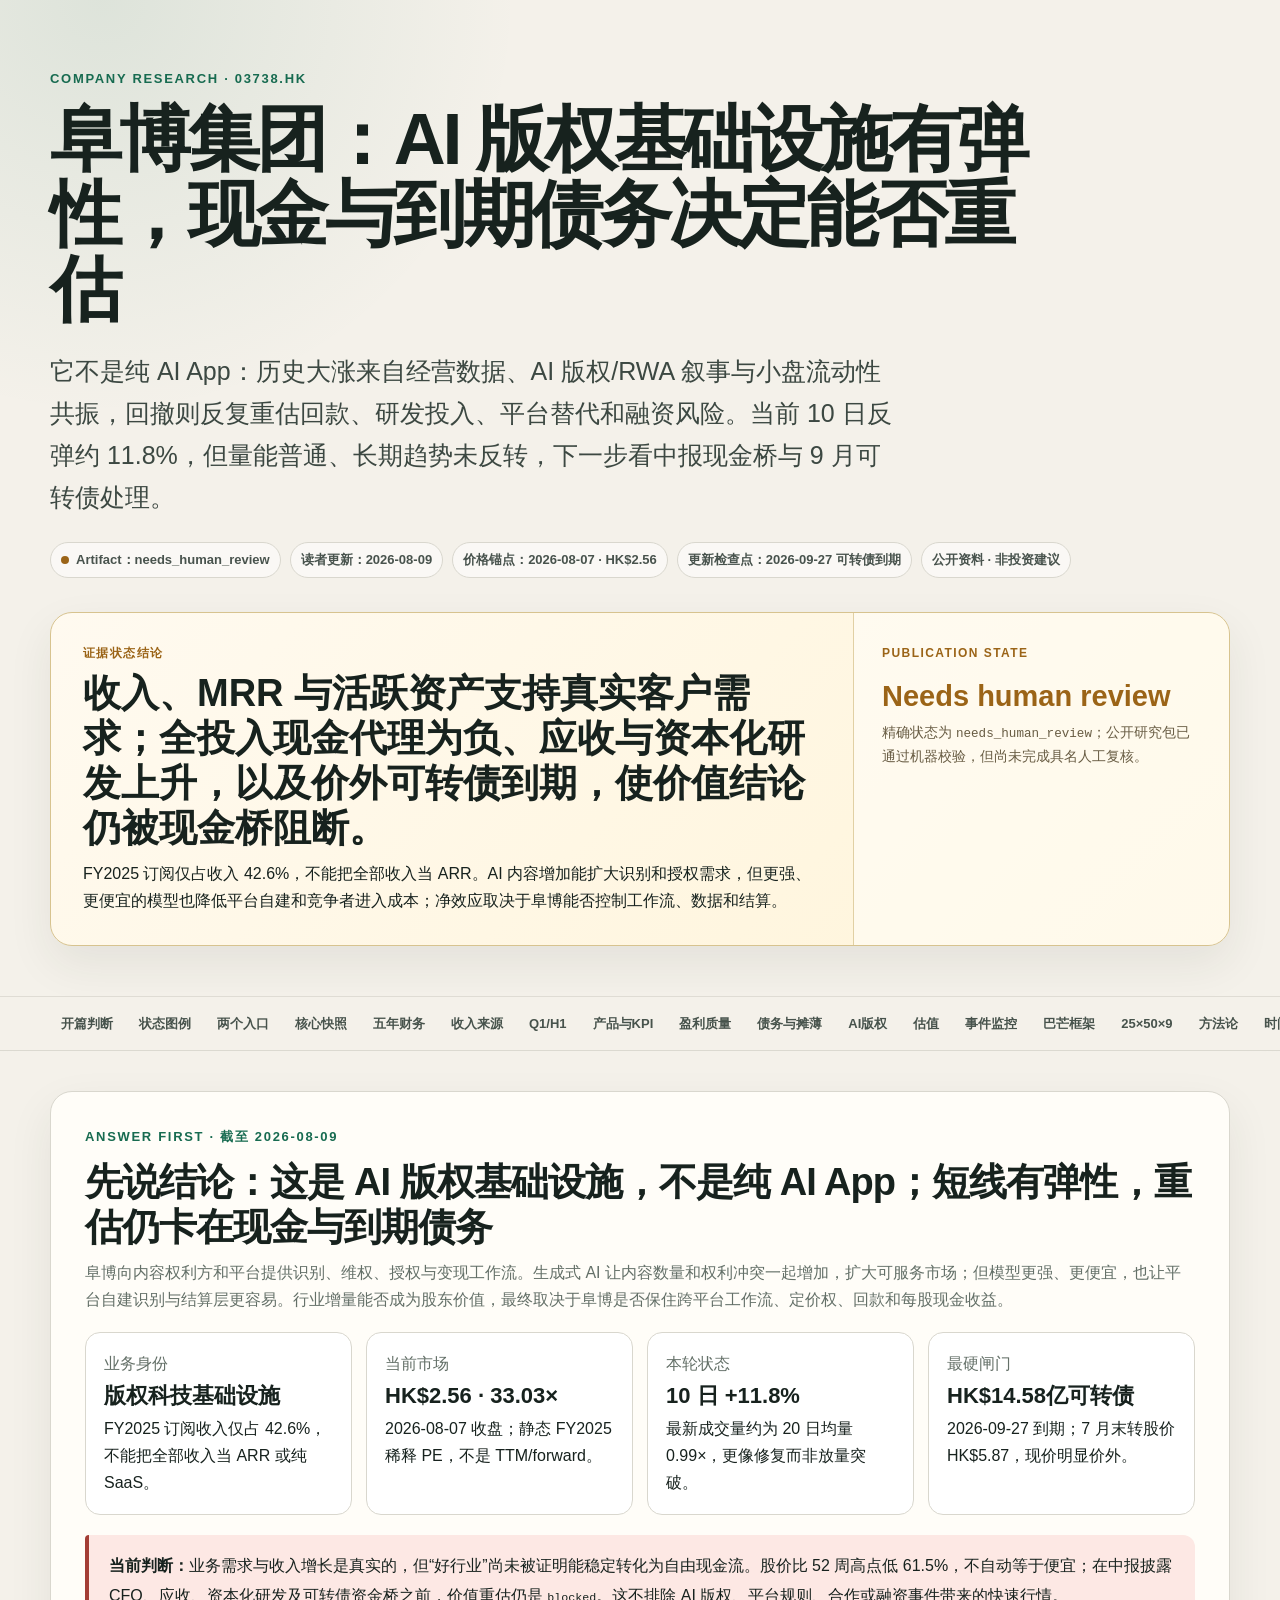
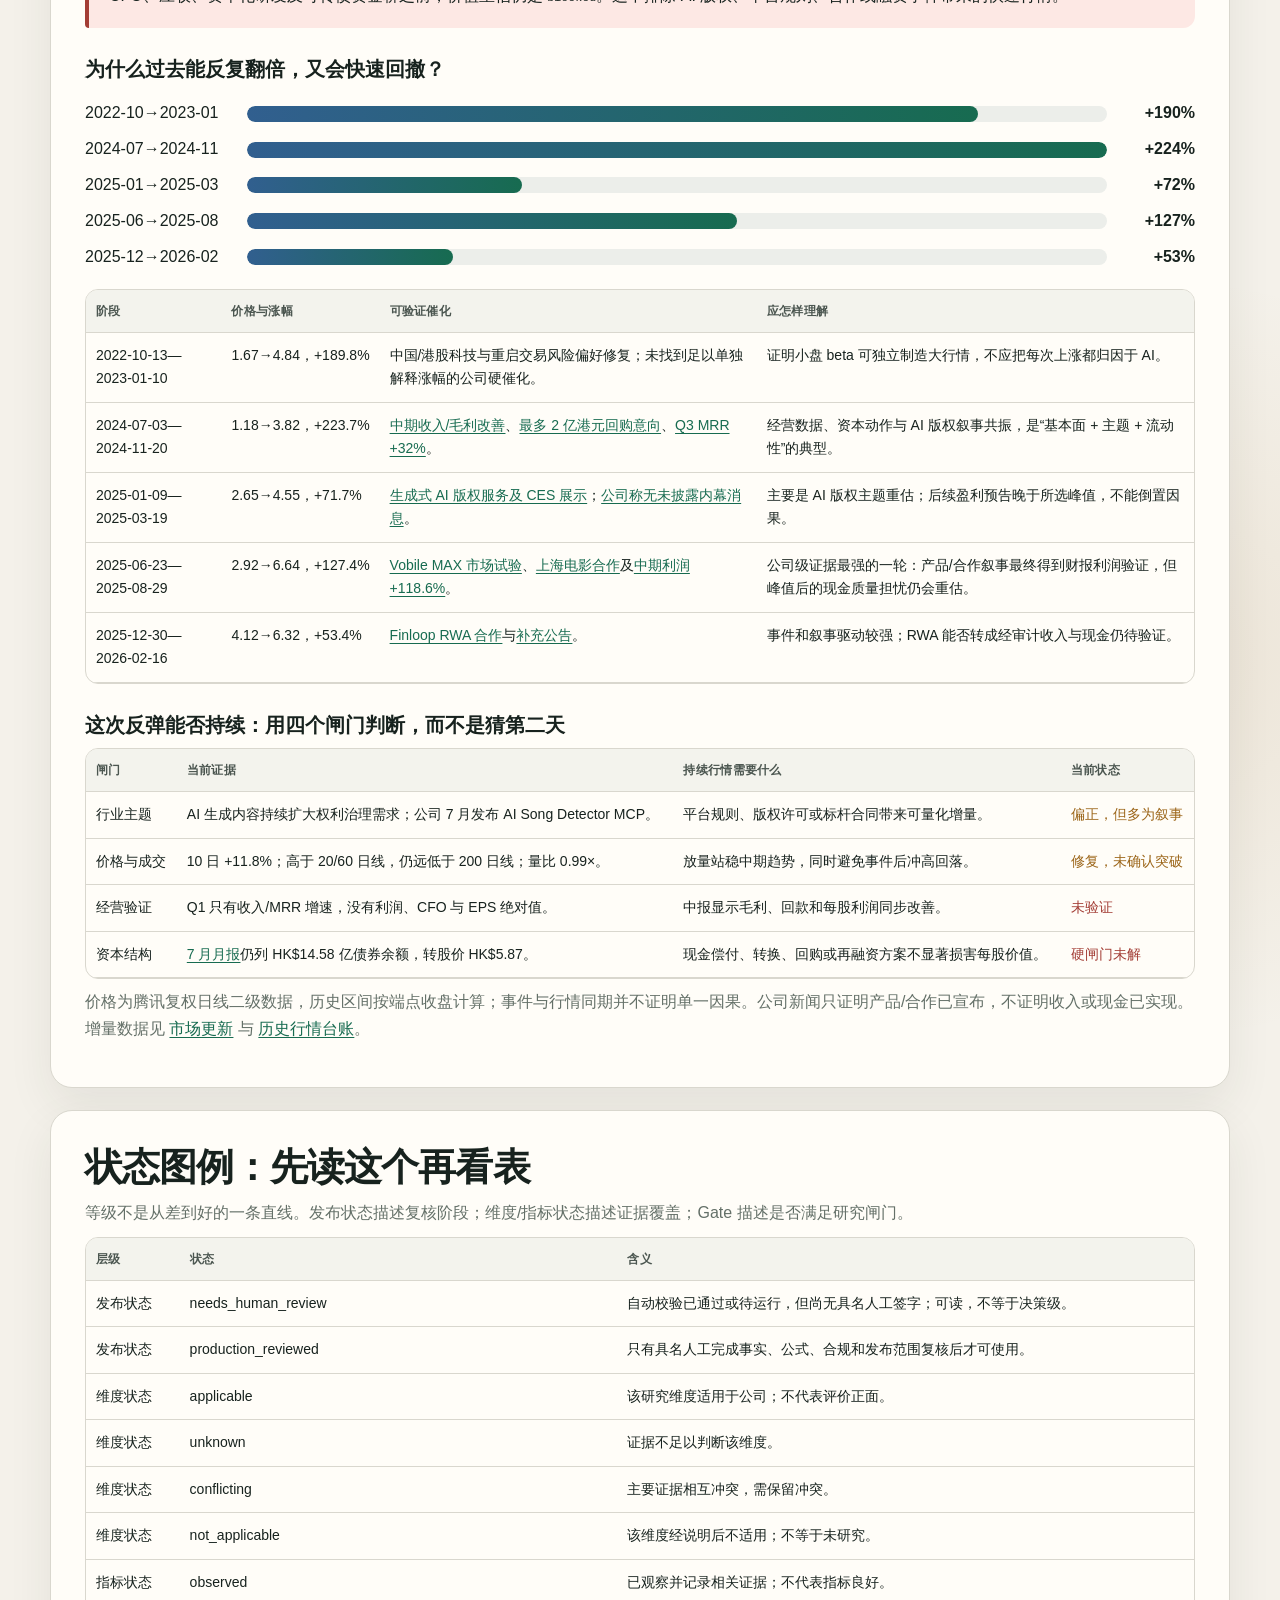
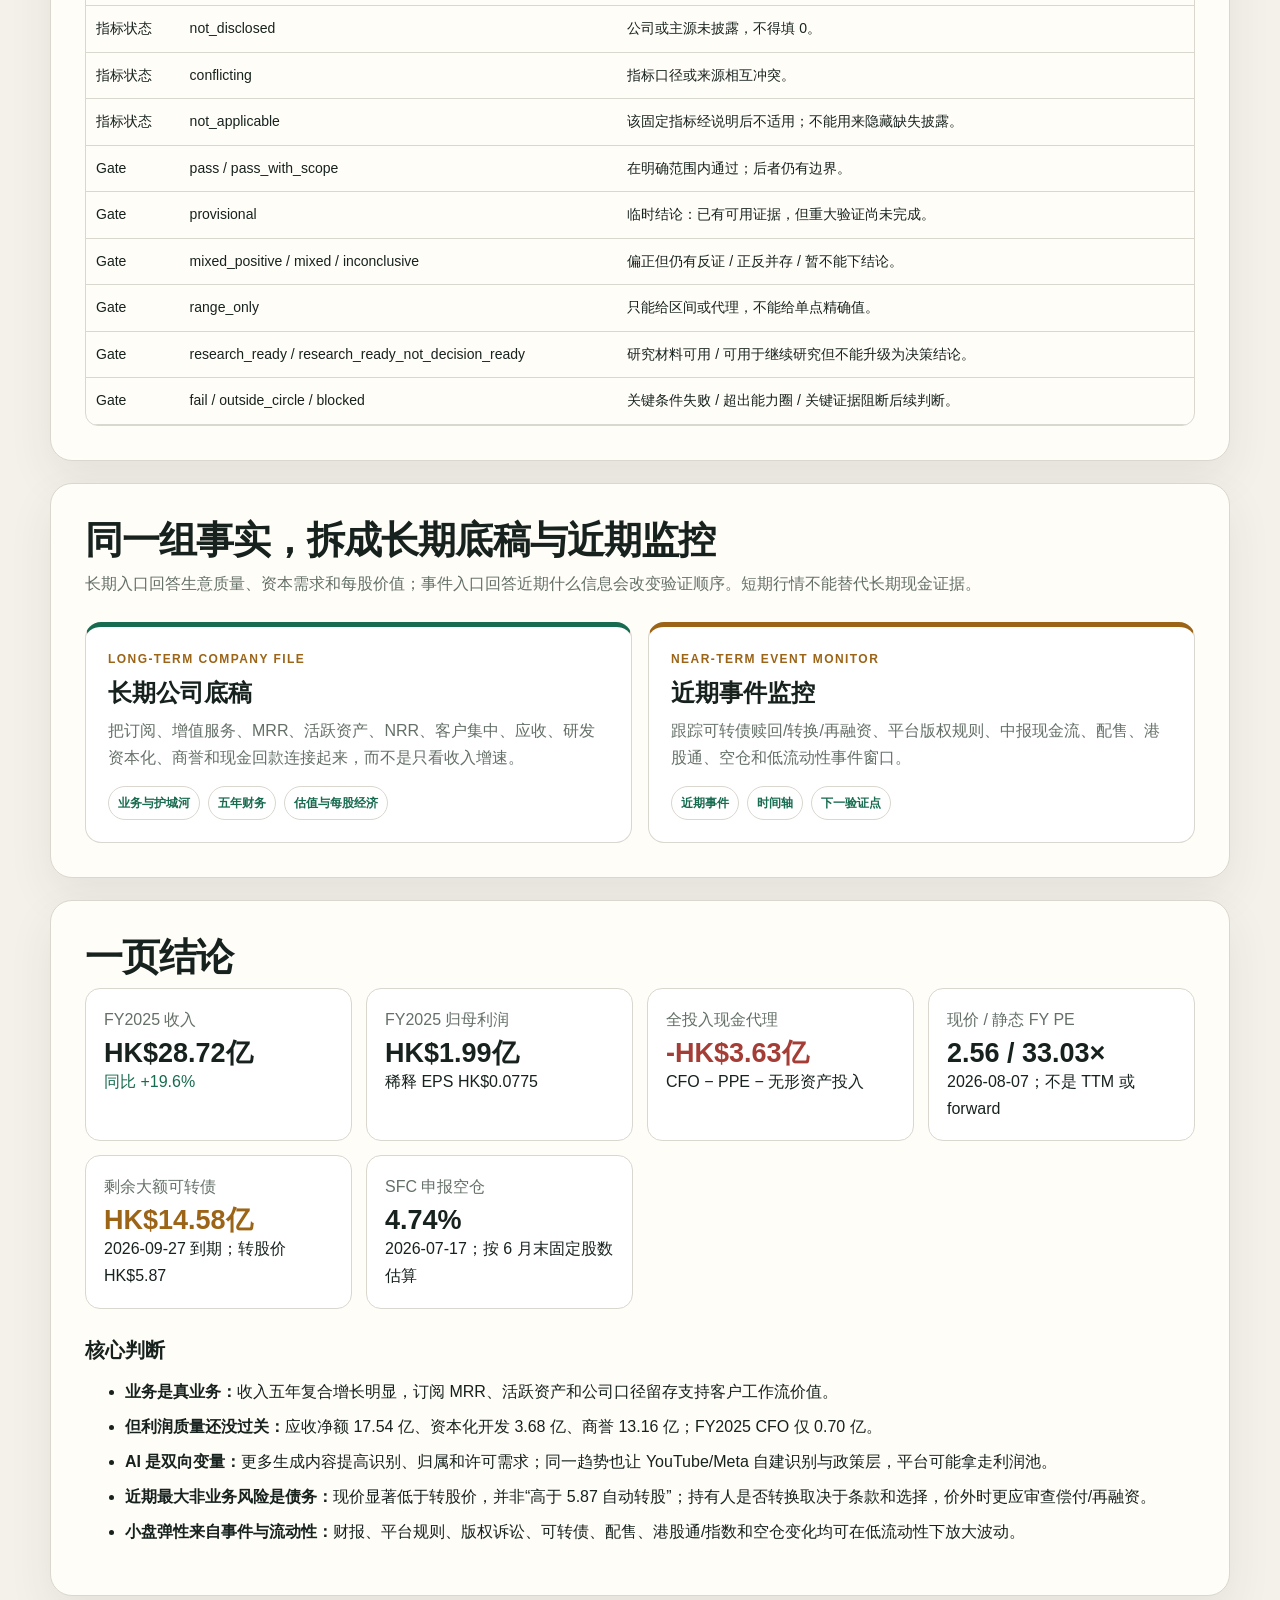
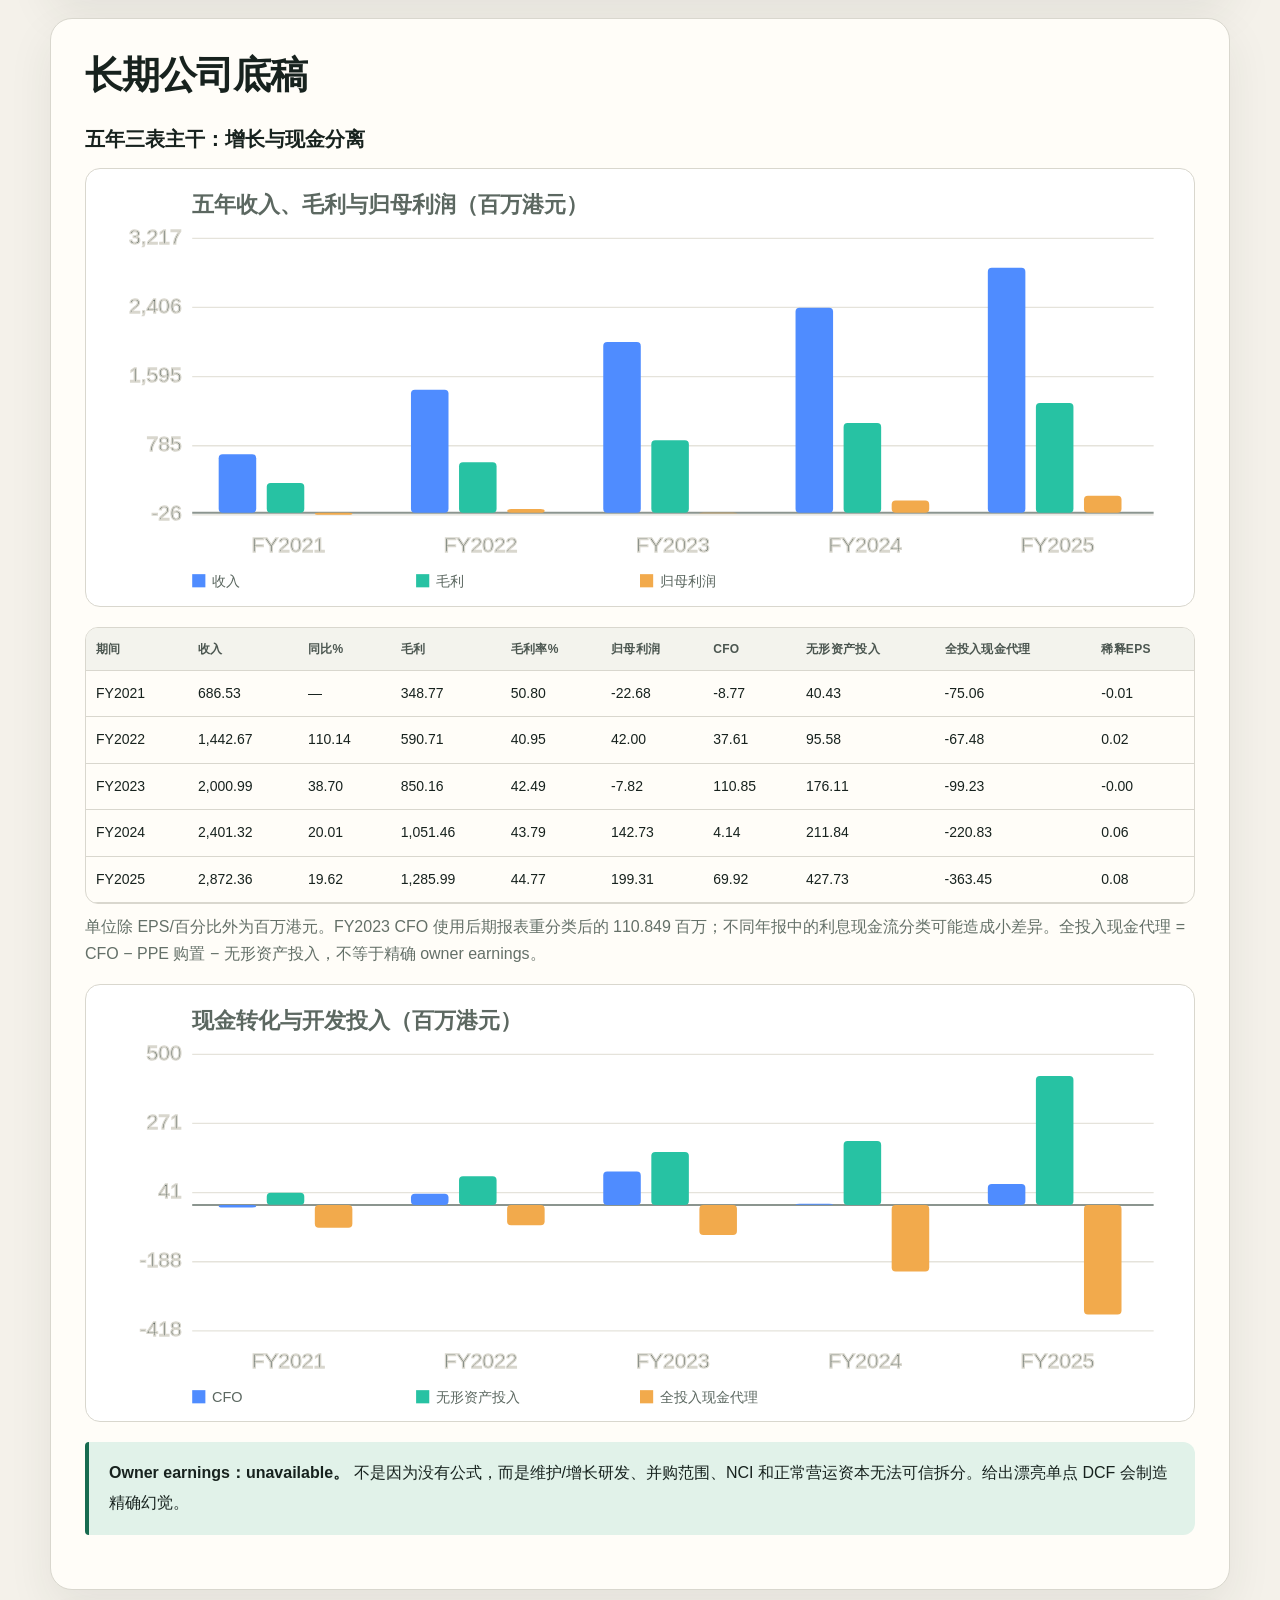
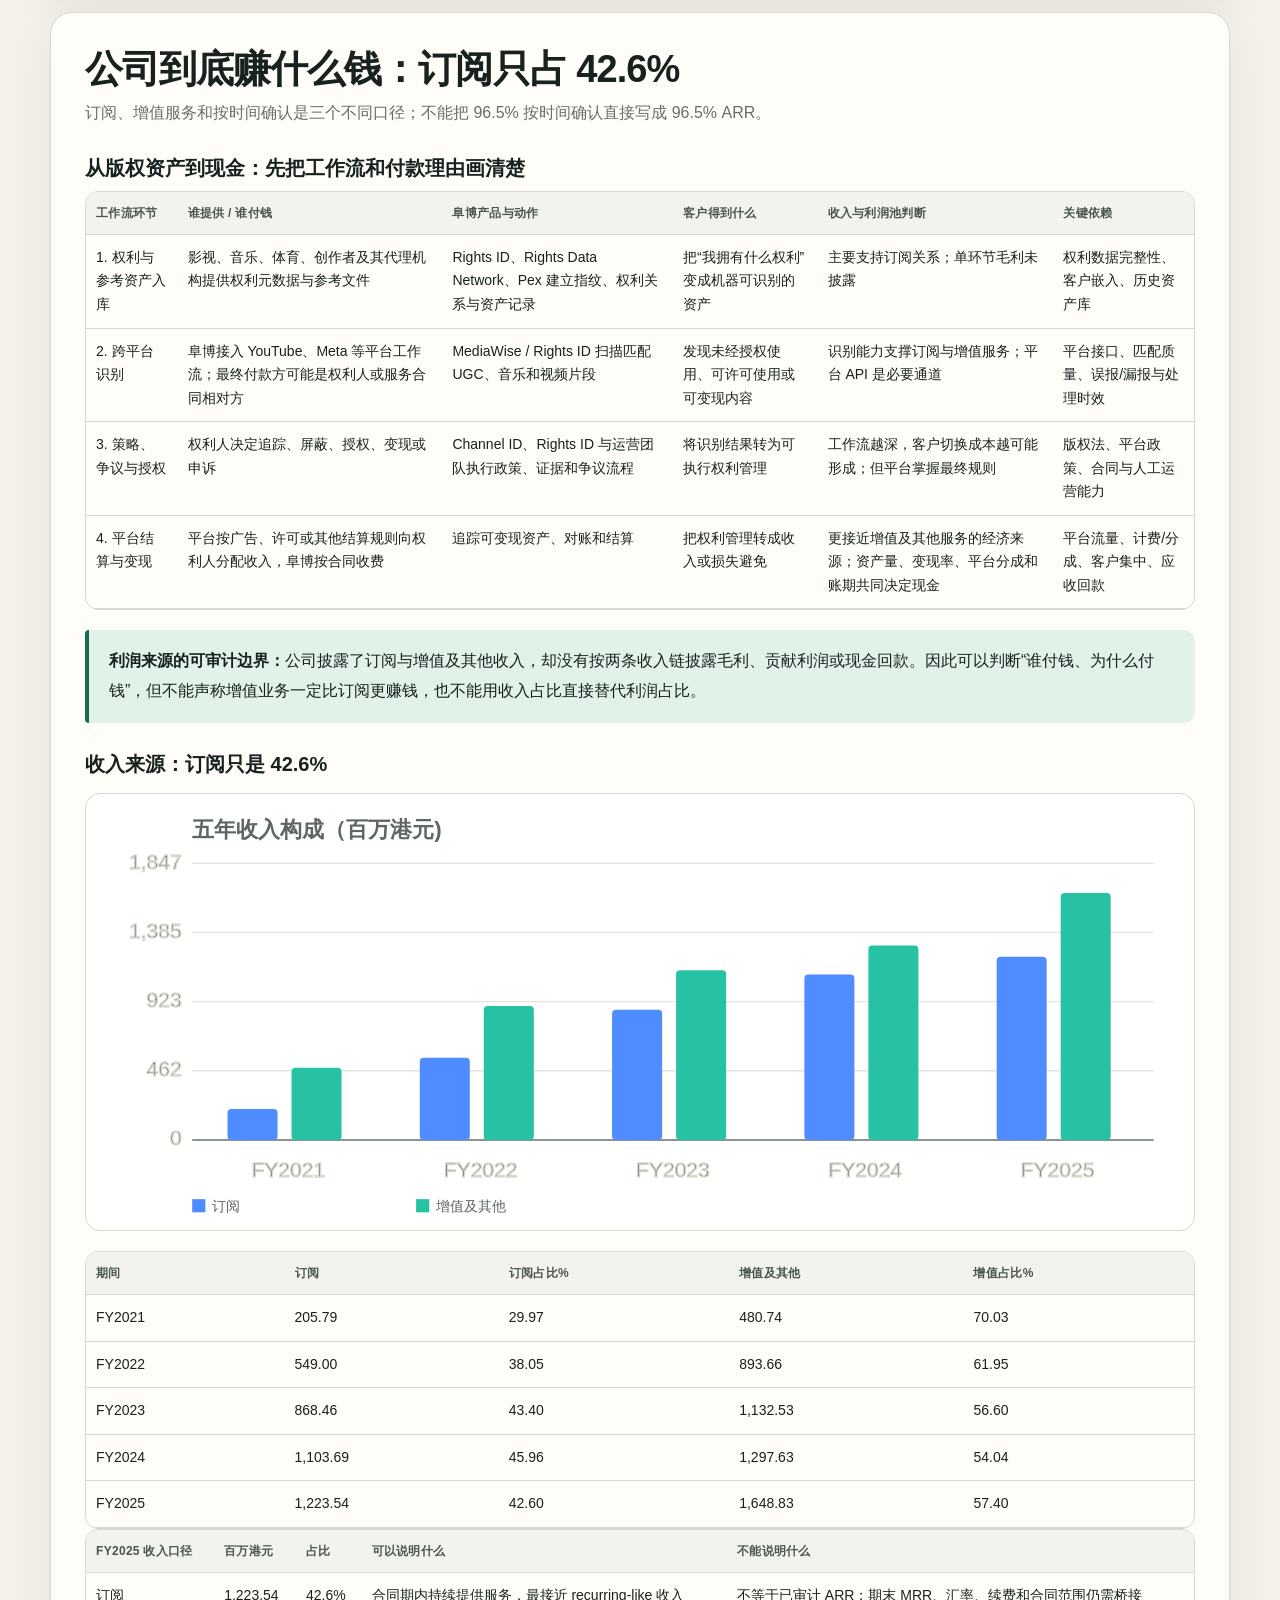
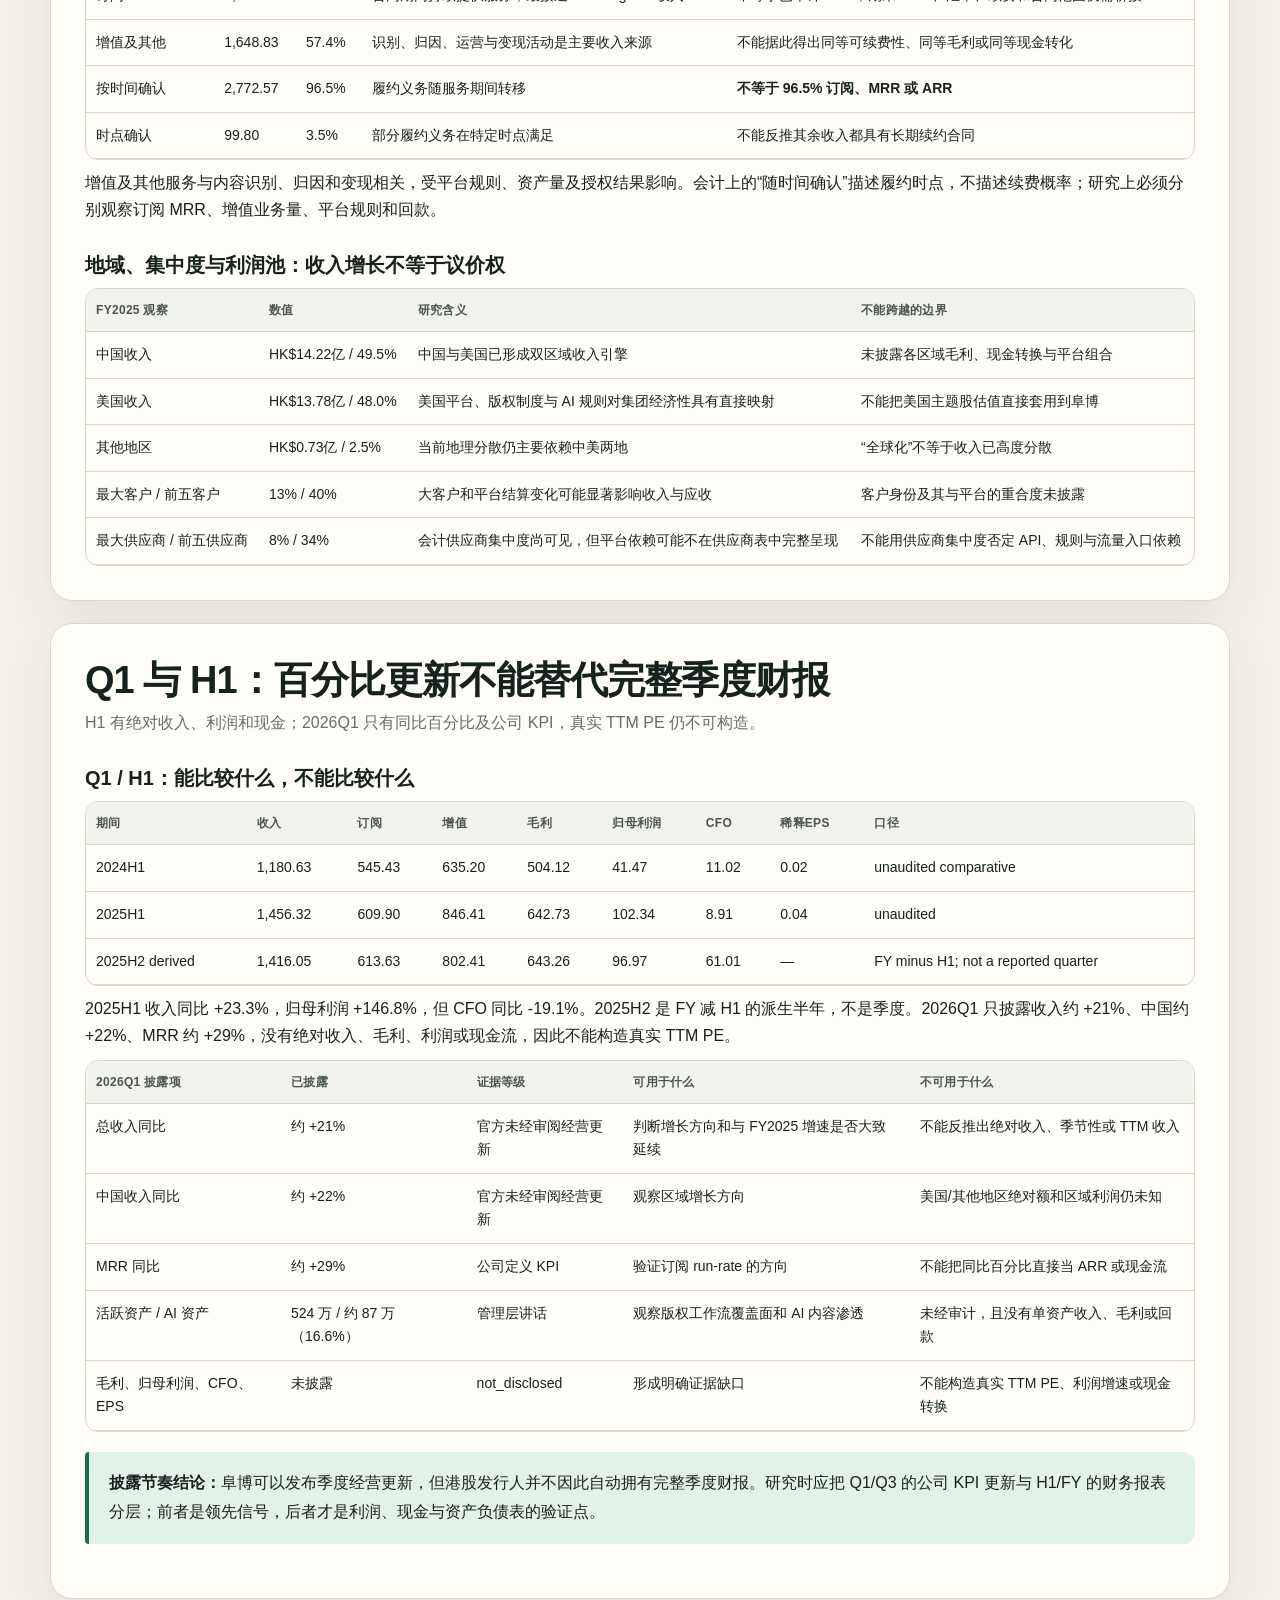
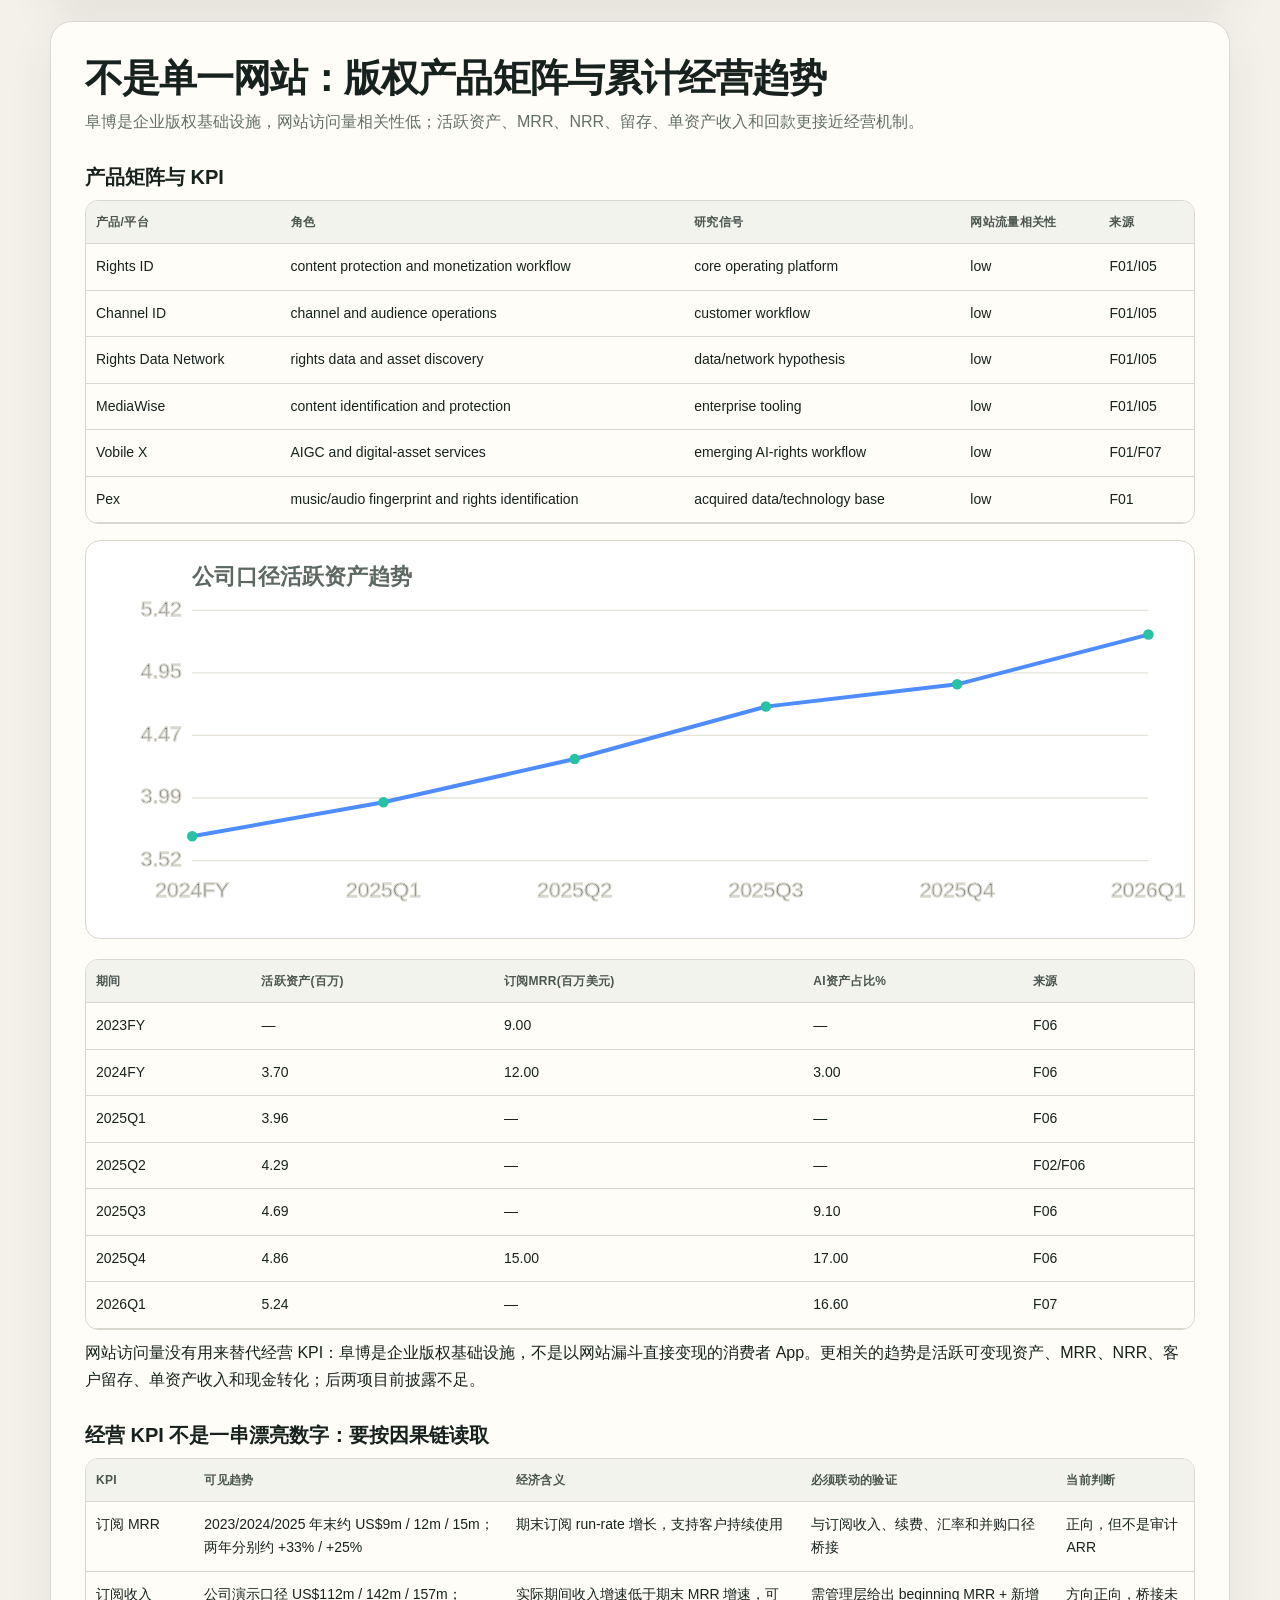
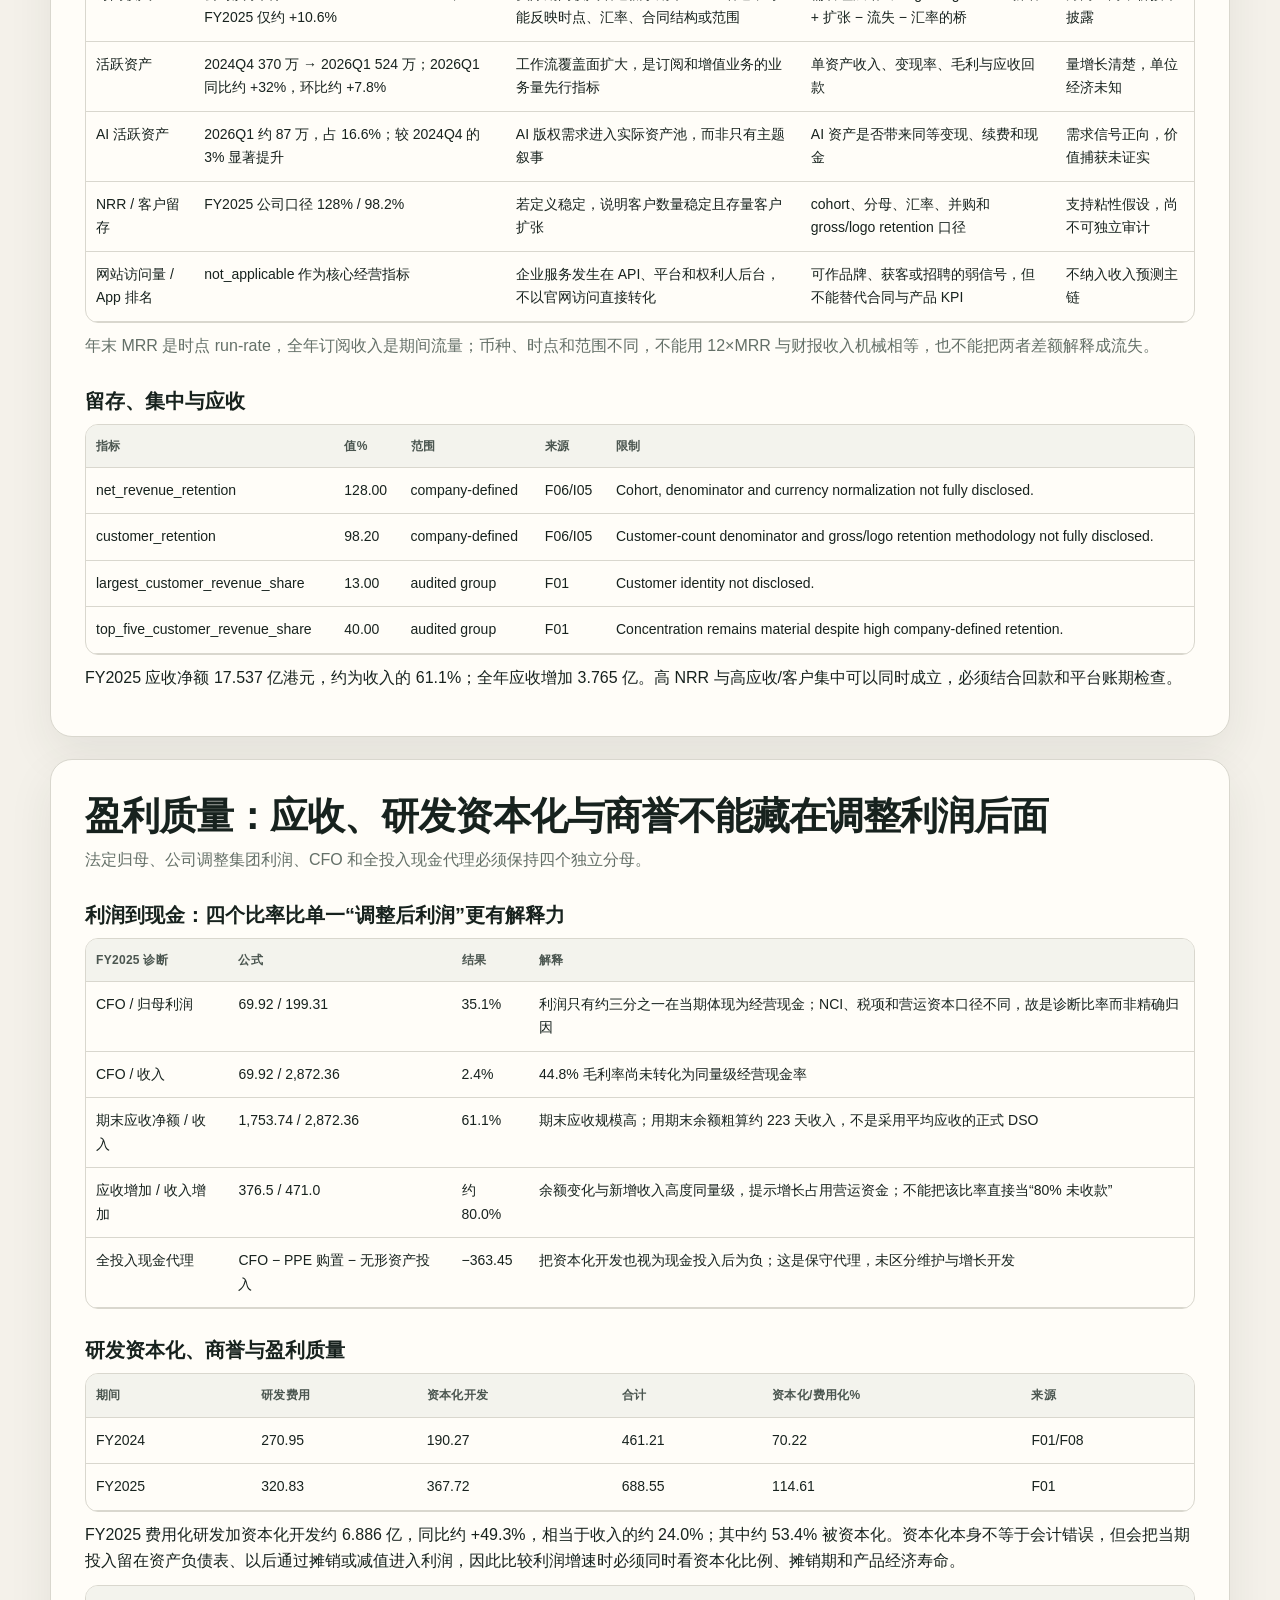
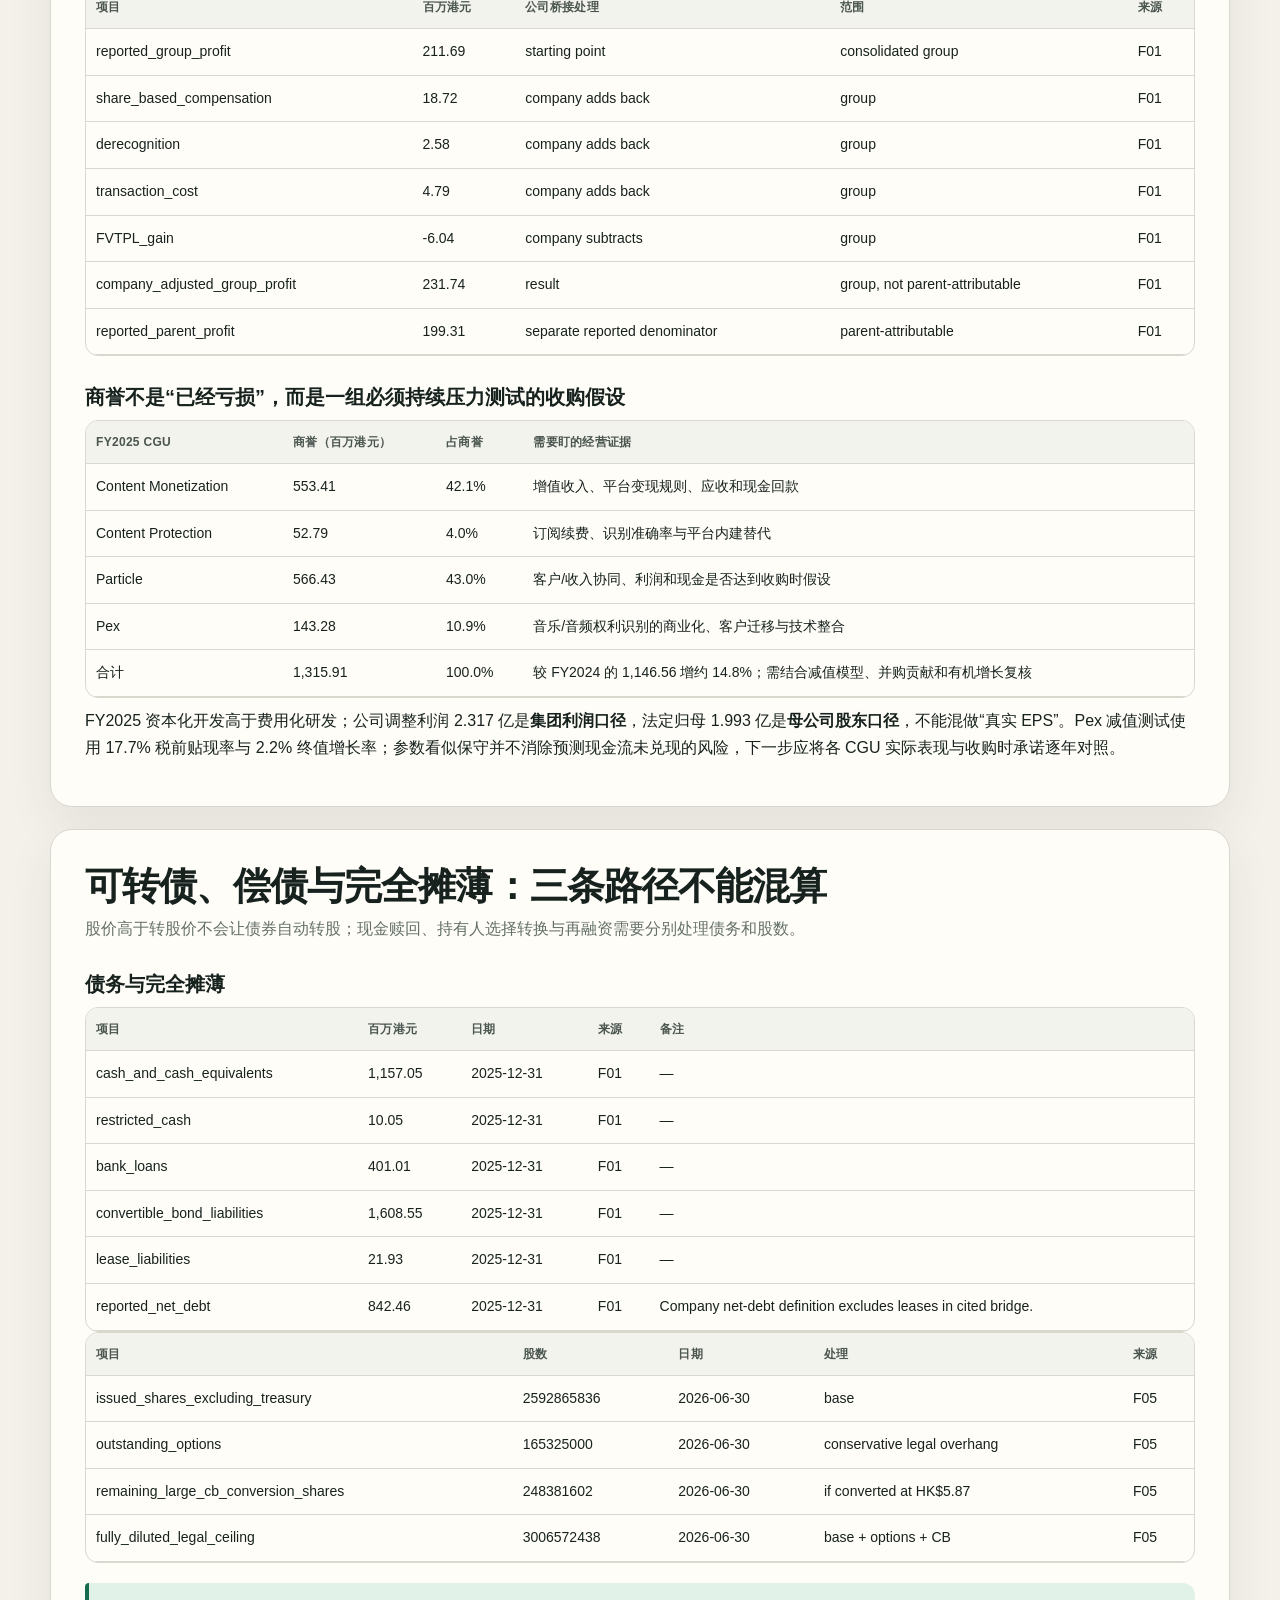
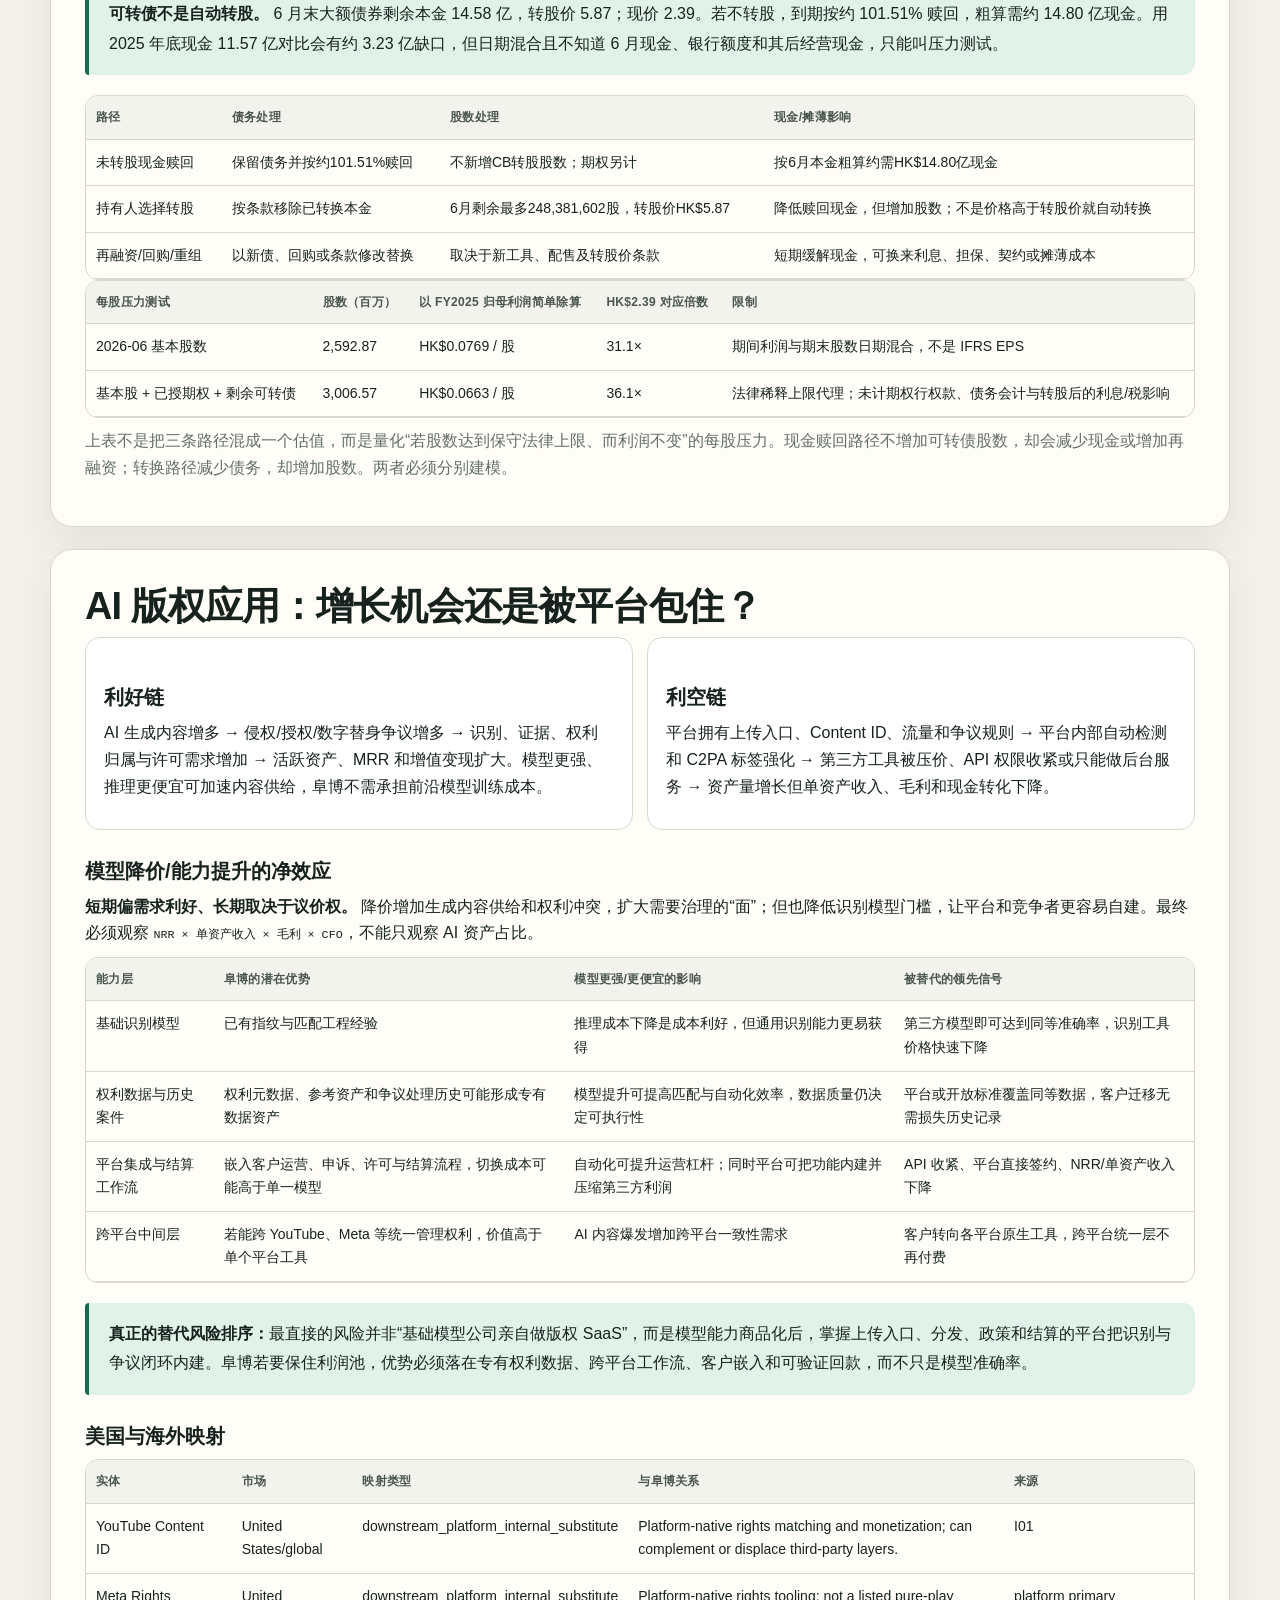
<file: docs/fubo-group-03738-hk/report.html>
<!doctype html>
<html lang="zh-CN">
<head>
<meta charset="utf-8">
<meta name="viewport" content="width=device-width,initial-scale=1">
<title>阜博集团 03738.HK｜公司底稿与事件监控</title>
<link rel="stylesheet" href="../company-report-theme.css">
  <style data-company-report-compat>
    body.report-parity code { overflow-wrap: anywhere; font-size: .9em; }
    body.report-parity main.wrap { padding: 18px 0 90px; }
    body.report-parity section.card { padding: 34px; border-radius: 22px; background: var(--paper); }
    body.report-parity .sub,
    body.report-parity .lead,
    body.report-parity .muted,
    body.report-parity small,
    body.report-parity .meta { color: var(--muted); }
    body.report-parity .badge,
    body.report-parity .chip,
    body.report-parity .status,
    body.report-parity .state {
      display: inline-flex; padding: 6px 10px; border: 1px solid var(--line);
      border-radius: 999px; background: rgba(255,255,255,.58); color: #48534d;
    }
    body.report-parity .kpi {
      padding: 18px; border: 1px solid var(--line); border-radius: 15px; background: #fff;
    }
    body.report-parity .kpi b,
    body.report-parity .metric { display: block; margin-top: 4px; font-size: 27px; line-height: 1.15; font-weight: 850; }
    body.report-parity .span4 { grid-column: span 4; }
    body.report-parity .span6 { grid-column: span 6; }
    body.report-parity .span12,
    body.report-parity .card.full { grid-column: 1 / -1; }
    body.report-parity .good { color: var(--green); }
    body.report-parity .warn { color: var(--amber); }
    body.report-parity .bad { color: var(--red); }
    body.report-parity .callout.risk { border-left-color: var(--red); background: var(--red-soft); }
    body.report-parity .callout.ok { border-left-color: var(--green); background: var(--green-soft); }
    body.report-parity figure.chart { margin: 18px 0; }
    body.report-parity figure.chart figcaption { margin-bottom: 10px; color: var(--ink); font-size: 17px; font-weight: 820; }
    body.report-parity section > svg {
      display: block; width: 100%; height: auto; margin: 16px 0 20px; padding: 14px;
      overflow: visible; border: 1px solid var(--line); border-radius: 15px; background: #fff;
    }
    body.report-parity svg text,
    body.report-parity .chart text { fill: #5c6861 !important; font-family: inherit; }
    body.report-parity svg .grid { display: inline; stroke: #e5e3db; stroke-width: 1; }
    body.report-parity svg .zero-axis { stroke: #8b958f; stroke-width: 1.5; }
    body.report-parity svg .axis,
    body.report-parity svg .legend { fill: #5c6861 !important; }
    body.report-parity .chart .bar { fill: var(--blue); }
    body.report-parity .chart .bar2 { fill: #d89b45; }
    body.report-parity .chart .neg { fill: var(--red); }
    body.report-parity .chart .line { fill: none; stroke: var(--green); stroke-width: 3; }
    body.report-parity .legend { color: #56625b; }
    body.report-parity .two-col { columns: 2; column-gap: 28px; }
    body.report-parity .risk-list li { margin: 8px 0; }
    body.report-parity .footer { color: var(--muted); font-size: 13px; margin-top: 40px; }
    body.report-parity .source-link { overflow-wrap: anywhere; }
    body.report-parity .decision-grid {
      display: grid; grid-template-columns: repeat(12, 1fr); gap: 14px; margin: 18px 0;
    }
    body.report-parity .decision-card {
      grid-column: span 3; padding: 18px; border: 1px solid var(--line); border-radius: 15px; background: #fff;
    }
    body.report-parity .decision-card strong { display: block; margin: 6px 0; font-size: 22px; line-height: 1.2; }
    body.report-parity .rally-strip { display: grid; gap: 9px; margin: 18px 0; }
    body.report-parity .rally-row { display: grid; grid-template-columns: 150px minmax(130px, 1fr) 76px; gap: 12px; align-items: center; }
    body.report-parity .rally-track { height: 16px; overflow: hidden; border-radius: 999px; background: #eceeea; }
    body.report-parity .rally-fill { height: 100%; border-radius: 999px; background: linear-gradient(90deg, var(--blue), var(--green)); }
    body.report-parity .rally-value { text-align: right; font-weight: 820; font-variant-numeric: tabular-nums; }
    body.report-parity details p { padding: 0 15px; }
    body.report-parity .mono { font-variant-numeric: tabular-nums; overflow-wrap: anywhere; }
    body.report-parity .anchor-offset { display: block; scroll-margin-top: 70px; }
    body.report-parity.company-smic table {
      display: block; width: 100%; max-width: 100%; overflow-x: auto;
    }
    @media (max-width: 900px) {
      body.report-parity .span4,
      body.report-parity .span6 { grid-column: span 6; }
      body.report-parity .decision-card { grid-column: span 6; }
    }
    @media (max-width: 620px) {
      body.report-parity section.card { padding: 24px 18px; }
      body.report-parity .span4,
      body.report-parity .span6 { grid-column: span 12; }
      body.report-parity .decision-card { grid-column: span 12; }
      body.report-parity .two-col { columns: 1; }
      body.report-parity .rally-row { grid-template-columns: 112px minmax(80px, 1fr) 64px; gap: 8px; font-size: 13px; }
    }
</style>
  <!-- template-parity: viewport-qa-required -->
</head>
<body class="report-parity company-fubo" data-template="company-research-publication-v1">
<header class="hero">
  <div class="wrap">
    <p class="eyebrow">Company Research · 03738.HK</p>
    <h1>阜博集团：AI 版权基础设施有弹性，现金与到期债务决定能否重估</h1>
    <p class="dek">它不是纯 AI App：历史大涨来自经营数据、AI 版权/RWA 叙事与小盘流动性共振，回撤则反复重估回款、研发投入、平台替代和融资风险。当前 10 日反弹约 11.8%，但量能普通、长期趋势未反转，下一步看中报现金桥与 9 月可转债处理。</p>
    <div class="meta">
      <span class="pill"><span class="dot"></span>Artifact：needs_human_review</span>
      <span class="pill">读者更新：2026-08-09</span>
      <span class="pill">价格锚点：2026-08-07 · HK$2.56</span>
      <span class="pill">更新检查点：2026-09-27 可转债到期</span>
      <span class="pill">公开资料 · 非投资建议</span>
    </div>
    <div class="verdict">
      <div class="verdict-main">
        <div class="label">证据状态结论</div>
        <h2>收入、MRR 与活跃资产支持真实客户需求；全投入现金代理为负、应收与资本化研发上升，以及价外可转债到期，使价值结论仍被现金桥阻断。</h2>
        <p>FY2025 订阅仅占收入 42.6%，不能把全部收入当 ARR。AI 内容增加能扩大识别和授权需求，但更强、更便宜的模型也降低平台自建和竞争者进入成本；净效应取决于阜博能否控制工作流、数据和结算。</p>
      </div>
      <div class="verdict-side">
        <div class="label">Publication state</div>
        <div class="signal">Needs human review</div>
        <p class="signal-note">精确状态为 <code>needs_human_review</code>；公开研究包已通过机器校验，但尚未完成具名人工复核。</p>
      </div>
    </div>
  </div>
</header>
<nav aria-label="报告目录">
  <div class="wrap">
    <a href="#decision-first">开篇判断</a>
    <a href="#status-legend">状态图例</a>
    <a href="#report-doors">两个入口</a>
    <a href="#summary">核心快照</a>
    <a href="#long-term">五年财务</a>
    <a href="#business">收入来源</a>
    <a href="#quarterly">Q1/H1</a>
    <a href="#products">产品与KPI</a>
    <a href="#earnings-quality">盈利质量</a>
    <a href="#capital">债务与摊薄</a>
    <a href="#ai-thesis">AI版权</a>
    <a href="#market-pricing">估值</a>
    <a href="#event-monitor">事件监控</a>
    <a href="#buffett">巴芒框架</a>
    <a href="#dimensions">25×50×9</a>
    <a href="#methodology">方法论</a>
    <a href="#timeline">时间轴</a>
    <a href="#monitor">下一验证</a>
    <a href="#evidence">证据</a>
  </div>
</nav>
<main class="wrap">
<section id="decision-first" class="card">
  <p class="eyebrow">Answer first · 截至 2026-08-09</p>
  <h2>先说结论：这是 AI 版权基础设施，不是纯 AI App；短线有弹性，重估仍卡在现金与到期债务</h2>
  <p class="lead">阜博向内容权利方和平台提供识别、维权、授权与变现工作流。生成式 AI 让内容数量和权利冲突一起增加，扩大可服务市场；但模型更强、更便宜，也让平台自建识别与结算层更容易。行业增量能否成为股东价值，最终取决于阜博是否保住跨平台工作流、定价权、回款和每股现金收益。</p>

  <div class="decision-grid">
    <div class="decision-card"><span class="muted">业务身份</span><strong>版权科技基础设施</strong><span>FY2025 订阅收入仅占 42.6%，不能把全部收入当 ARR 或纯 SaaS。</span></div>
    <div class="decision-card"><span class="muted">当前市场</span><strong>HK$2.56 · 33.03×</strong><span>2026-08-07 收盘；静态 FY2025 稀释 PE，不是 TTM/forward。</span></div>
    <div class="decision-card"><span class="muted">本轮状态</span><strong>10 日 +11.8%</strong><span>最新成交量约为 20 日均量 0.99×，更像修复而非放量突破。</span></div>
    <div class="decision-card"><span class="muted">最硬闸门</span><strong>HK$14.58亿可转债</strong><span>2026-09-27 到期；7 月末转股价 HK$5.87，现价明显价外。</span></div>
  </div>

  <div class="callout risk"><strong>当前判断：</strong>业务需求与收入增长是真实的，但“好行业”尚未被证明能稳定转化为自由现金流。股价比 52 周高点低 61.5%，不自动等于便宜；在中报披露 CFO、应收、资本化研发及可转债资金桥之前，价值重估仍是 <code>blocked</code>。这不排除 AI 版权、平台规则、合作或融资事件带来的快速行情。</div>

  <h3>为什么过去能反复翻倍，又会快速回撤？</h3>
  <div class="rally-strip" role="img" aria-label="阜博集团五段主要上涨行情涨幅比较">
    <div class="rally-row"><span>2022-10→2023-01</span><div class="rally-track"><div class="rally-fill" style="width:85%"></div></div><span class="rally-value">+190%</span></div>
    <div class="rally-row"><span>2024-07→2024-11</span><div class="rally-track"><div class="rally-fill" style="width:100%"></div></div><span class="rally-value">+224%</span></div>
    <div class="rally-row"><span>2025-01→2025-03</span><div class="rally-track"><div class="rally-fill" style="width:32%"></div></div><span class="rally-value">+72%</span></div>
    <div class="rally-row"><span>2025-06→2025-08</span><div class="rally-track"><div class="rally-fill" style="width:57%"></div></div><span class="rally-value">+127%</span></div>
    <div class="rally-row"><span>2025-12→2026-02</span><div class="rally-track"><div class="rally-fill" style="width:24%"></div></div><span class="rally-value">+53%</span></div>
  </div>
  <div class="table-wrap"><table><thead><tr><th>阶段</th><th>价格与涨幅</th><th>可验证催化</th><th>应怎样理解</th></tr></thead><tbody>
    <tr><td>2022-10-13—2023-01-10</td><td>1.67→4.84，+189.8%</td><td>中国/港股科技与重启交易风险偏好修复；未找到足以单独解释涨幅的公司硬催化。</td><td>证明小盘 beta 可独立制造大行情，不应把每次上涨都归因于 AI。</td></tr>
    <tr><td>2024-07-03—2024-11-20</td><td>1.18→3.82，+223.7%</td><td><a href="https://www1.hkexnews.hk/listedco/listconews/sehk/2024/0830/2024083000071.pdf" rel="noreferrer">中期收入/毛利改善</a>、<a href="https://www1.hkexnews.hk/listedco/listconews/sehk/2024/1002/2024100200005.pdf" rel="noreferrer">最多 2 亿港元回购意向</a>、<a href="https://www1.hkexnews.hk/listedco/listconews/sehk/2024/1115/2024111500557.pdf" rel="noreferrer">Q3 MRR +32%</a>。</td><td>经营数据、资本动作与 AI 版权叙事共振，是“基本面 + 主题 + 流动性”的典型。</td></tr>
    <tr><td>2025-01-09—2025-03-19</td><td>2.65→4.55，+71.7%</td><td><a href="https://vobile.com/news_detail?id=108&amp;lang=en-us" rel="noreferrer">生成式 AI 版权服务及 CES 展示</a>；<a href="https://www1.hkexnews.hk/listedco/listconews/sehk/2025/0109/2025010900238.pdf" rel="noreferrer">公司称无未披露内幕消息</a>。</td><td>主要是 AI 版权主题重估；后续盈利预告晚于所选峰值，不能倒置因果。</td></tr>
    <tr><td>2025-06-23—2025-08-29</td><td>2.92→6.64，+127.4%</td><td><a href="https://www1.hkexnews.hk/listedco/listconews/sehk/2025/0627/2025062700431.pdf" rel="noreferrer">Vobile MAX 市场试验</a>、<a href="https://www1.hkexnews.hk/listedco/listconews/sehk/2025/0707/2025070700031.pdf" rel="noreferrer">上海电影合作</a>及<a href="https://www1.hkexnews.hk/listedco/listconews/sehk/2025/0828/2025082801448.pdf" rel="noreferrer">中期利润 +118.6%</a>。</td><td>公司级证据最强的一轮：产品/合作叙事最终得到财报利润验证，但峰值后的现金质量担忧仍会重估。</td></tr>
    <tr><td>2025-12-30—2026-02-16</td><td>4.12→6.32，+53.4%</td><td><a href="https://www1.hkexnews.hk/listedco/listconews/sehk/2026/0211/2026021100029.pdf" rel="noreferrer">Finloop RWA 合作</a>与<a href="https://www1.hkexnews.hk/listedco/listconews/sehk/2026/0216/2026021600816.pdf" rel="noreferrer">补充公告</a>。</td><td>事件和叙事驱动较强；RWA 能否转成经审计收入与现金仍待验证。</td></tr>
  </tbody></table></div>

  <h3>这次反弹能否持续：用四个闸门判断，而不是猜第二天</h3>
  <div class="table-wrap"><table><thead><tr><th>闸门</th><th>当前证据</th><th>持续行情需要什么</th><th>当前状态</th></tr></thead><tbody>
    <tr><td>行业主题</td><td>AI 生成内容持续扩大权利治理需求；公司 7 月发布 AI Song Detector MCP。</td><td>平台规则、版权许可或标杆合同带来可量化增量。</td><td class="warn">偏正，但多为叙事</td></tr>
    <tr><td>价格与成交</td><td>10 日 +11.8%；高于 20/60 日线，仍远低于 200 日线；量比 0.99×。</td><td>放量站稳中期趋势，同时避免事件后冲高回落。</td><td class="warn">修复，未确认突破</td></tr>
    <tr><td>经营验证</td><td>Q1 只有收入/MRR 增速，没有利润、CFO 与 EPS 绝对值。</td><td>中报显示毛利、回款和每股利润同步改善。</td><td class="bad">未验证</td></tr>
    <tr><td>资本结构</td><td><a href="https://www1.hkexnews.hk/listedco/listconews/sehk/2026/0806/2026080602043.pdf" rel="noreferrer">7 月月报</a>仍列 HK$14.58 亿债券余额，转股价 HK$5.87。</td><td>现金偿付、转换、回购或再融资方案不显著损害每股价值。</td><td class="bad">硬闸门未解</td></tr>
  </tbody></table></div>
  <p class="muted">价格为腾讯复权日线二级数据，历史区间按端点收盘计算；事件与行情同期并不证明单一因果。公司新闻只证明产品/合作已宣布，不证明收入或现金已实现。增量数据见 <a href="data/market-update-2026-08-09.csv">市场更新</a> 与 <a href="data/historical-rally-ledger.csv">历史行情台账</a>。</p>
</section>
<section id="status-legend">
<h2>状态图例：先读这个再看表</h2>
<p class="muted">等级不是从差到好的一条直线。发布状态描述复核阶段；维度/指标状态描述证据覆盖；Gate 描述是否满足研究闸门。</p>
<div class="table-wrap"><table class=""><thead><tr><th>层级</th><th>状态</th><th>含义</th></tr></thead><tbody><tr><td>发布状态</td><td>needs_human_review</td><td>自动校验已通过或待运行，但尚无具名人工签字；可读，不等于决策级。</td></tr><tr><td>发布状态</td><td>production_reviewed</td><td>只有具名人工完成事实、公式、合规和发布范围复核后才可使用。</td></tr><tr><td>维度状态</td><td>applicable</td><td>该研究维度适用于公司；不代表评价正面。</td></tr><tr><td>维度状态</td><td>unknown</td><td>证据不足以判断该维度。</td></tr><tr><td>维度状态</td><td>conflicting</td><td>主要证据相互冲突，需保留冲突。</td></tr><tr><td>维度状态</td><td>not_applicable</td><td>该维度经说明后不适用；不等于未研究。</td></tr><tr><td>指标状态</td><td>observed</td><td>已观察并记录相关证据；不代表指标良好。</td></tr><tr><td>指标状态</td><td>not_disclosed</td><td>公司或主源未披露，不得填 0。</td></tr><tr><td>指标状态</td><td>conflicting</td><td>指标口径或来源相互冲突。</td></tr><tr><td>指标状态</td><td>not_applicable</td><td>该固定指标经说明后不适用；不能用来隐藏缺失披露。</td></tr><tr><td>Gate</td><td>pass / pass_with_scope</td><td>在明确范围内通过；后者仍有边界。</td></tr><tr><td>Gate</td><td>provisional</td><td>临时结论：已有可用证据，但重大验证尚未完成。</td></tr><tr><td>Gate</td><td>mixed_positive / mixed / inconclusive</td><td>偏正但仍有反证 / 正反并存 / 暂不能下结论。</td></tr><tr><td>Gate</td><td>range_only</td><td>只能给区间或代理，不能给单点精确值。</td></tr><tr><td>Gate</td><td>research_ready / research_ready_not_decision_ready</td><td>研究材料可用 / 可用于继续研究但不能升级为决策结论。</td></tr><tr><td>Gate</td><td>fail / outside_circle / blocked</td><td>关键条件失败 / 超出能力圈 / 关键证据阻断后续判断。</td></tr></tbody></table></div>
</section>
<section id="report-doors">
  <h2>同一组事实，拆成长期底稿与近期监控</h2>
  <p class="section-dek">长期入口回答生意质量、资本需求和每股价值；事件入口回答近期什么信息会改变验证顺序。短期行情不能替代长期现金证据。</p>
  <div class="entry-grid">
    <article class="entry-card">
      <div class="label">Long-term company file</div>
      <h3>长期公司底稿</h3>
      <p>把订阅、增值服务、MRR、活跃资产、NRR、客户集中、应收、研发资本化、商誉和现金回款连接起来，而不是只看收入增速。</p>
      <div class="entry-links"><a href="#long-term">业务与护城河</a><a href="#financials">五年财务</a><a href="#market-pricing">估值与每股经济</a></div>
    </article>
    <article class="entry-card event">
      <div class="label">Near-term event monitor</div>
      <h3>近期事件监控</h3>
      <p>跟踪可转债赎回/转换/再融资、平台版权规则、中报现金流、配售、港股通、空仓和低流动性事件窗口。</p>
      <div class="entry-links"><a href="#event-monitor">近期事件</a><a href="#timeline">时间轴</a><a href="#monitor">下一验证点</a></div>
    </article>
  </div>
</section>

<section id="summary">
<h2>一页结论</h2>
<div class="grid">
  <div class="card"><div class="muted">FY2025 收入</div><div class="metric">HK$28.72亿</div><div class="good">同比 +19.6%</div></div>
  <div class="card"><div class="muted">FY2025 归母利润</div><div class="metric">HK$1.99亿</div><div>稀释 EPS HK$0.0775</div></div>
  <div class="card"><div class="muted">全投入现金代理</div><div class="metric bad">-HK$3.63亿</div><div>CFO − PPE − 无形资产投入</div></div>
  <div class="card"><div class="muted">现价 / 静态 FY PE</div><div class="metric">2.56 / 33.03×</div><div>2026-08-07；不是 TTM 或 forward</div></div>
  <div class="card"><div class="muted">剩余大额可转债</div><div class="metric warn">HK$14.58亿</div><div>2026-09-27 到期；转股价 HK$5.87</div></div>
  <div class="card"><div class="muted">SFC 申报空仓</div><div class="metric">4.74%</div><div>2026-07-17；按 6 月末固定股数估算</div></div>
</div>
<h3>核心判断</h3>
<ul class="risk-list">
  <li><strong>业务是真业务：</strong>收入五年复合增长明显，订阅 MRR、活跃资产和公司口径留存支持客户工作流价值。</li>
  <li><strong>但利润质量还没过关：</strong>应收净额 17.54 亿、资本化开发 3.68 亿、商誉 13.16 亿；FY2025 CFO 仅 0.70 亿。</li>
  <li><strong>AI 是双向变量：</strong>更多生成内容提高识别、归属和许可需求；同一趋势也让 YouTube/Meta 自建识别与政策层，平台可能拿走利润池。</li>
  <li><strong>近期最大非业务风险是债务：</strong>现价显著低于转股价，并非“高于 5.87 自动转股”；持有人是否转换取决于条款和选择，价外时更应审查偿付/再融资。</li>
  <li><strong>小盘弹性来自事件与流动性：</strong>财报、平台规则、版权诉讼、可转债、配售、港股通/指数和空仓变化均可在低流动性下放大波动。</li>
</ul>
</section>



<section id="long-term"><span id="financials" class="anchor-offset" aria-hidden="true"></span>
<h2>长期公司底稿</h2>
<h3>五年三表主干：增长与现金分离</h3>
<svg viewBox="0 0 820 310" role="img" aria-label="五年收入、毛利与归母利润（百万港元）"><text x="70" y="22" class="chart-title">五年收入、毛利与归母利润（百万港元）</text><line x1="70" y1="42.0" x2="800" y2="42.0" class="grid"/><text x="62" y="46.0" text-anchor="end" class="axis">3,217</text><line x1="70" y1="94.5" x2="800" y2="94.5" class="grid"/><text x="62" y="98.5" text-anchor="end" class="axis">2,406</text><line x1="70" y1="147.0" x2="800" y2="147.0" class="grid"/><text x="62" y="151.0" text-anchor="end" class="axis">1,595</text><line x1="70" y1="199.5" x2="800" y2="199.5" class="grid"/><text x="62" y="203.5" text-anchor="end" class="axis">785</text><line x1="70" y1="252.0" x2="800" y2="252.0" class="grid"/><text x="62" y="256.0" text-anchor="end" class="axis">-26</text><line x1="70" y1="250.3" x2="800" y2="250.3" class="zero-axis"/><rect x="90.1" y="205.9" width="28.5" height="44.5" rx="3" fill="#4f8cff"><title>FY2021 收入: 686.528</title></rect><rect x="126.6" y="227.7" width="28.5" height="22.6" rx="3" fill="#27c2a3"><title>FY2021 毛利: 348.771</title></rect><rect x="163.1" y="250.3" width="28.5" height="1.5" rx="3" fill="#f2aa4c"><title>FY2021 归母利润: -22.677</title></rect><text x="143.0" y="280" text-anchor="middle" class="axis">FY2021</text><rect x="236.1" y="156.9" width="28.5" height="93.4" rx="3" fill="#4f8cff"><title>FY2022 收入: 1442.67</title></rect><rect x="272.6" y="212.1" width="28.5" height="38.3" rx="3" fill="#27c2a3"><title>FY2022 毛利: 590.712</title></rect><rect x="309.1" y="247.6" width="28.5" height="2.7" rx="3" fill="#f2aa4c"><title>FY2022 归母利润: 42.002</title></rect><text x="289.0" y="280" text-anchor="middle" class="axis">FY2022</text><rect x="382.1" y="120.7" width="28.5" height="129.6" rx="3" fill="#4f8cff"><title>FY2023 收入: 2000.989</title></rect><rect x="418.6" y="195.3" width="28.5" height="55.0" rx="3" fill="#27c2a3"><title>FY2023 毛利: 850.157</title></rect><rect x="455.1" y="250.3" width="28.5" height="0.5" rx="3" fill="#f2aa4c"><title>FY2023 归母利润: -7.818</title></rect><text x="435.0" y="280" text-anchor="middle" class="axis">FY2023</text><rect x="528.1" y="94.8" width="28.5" height="155.5" rx="3" fill="#4f8cff"><title>FY2024 收入: 2401.322</title></rect><rect x="564.6" y="182.2" width="28.5" height="68.1" rx="3" fill="#27c2a3"><title>FY2024 毛利: 1051.463</title></rect><rect x="601.1" y="241.1" width="28.5" height="9.2" rx="3" fill="#f2aa4c"><title>FY2024 归母利润: 142.727</title></rect><text x="581.0" y="280" text-anchor="middle" class="axis">FY2024</text><rect x="674.1" y="64.3" width="28.5" height="186.0" rx="3" fill="#4f8cff"><title>FY2025 收入: 2872.361</title></rect><rect x="710.6" y="167.0" width="28.5" height="83.3" rx="3" fill="#27c2a3"><title>FY2025 毛利: 1285.992</title></rect><rect x="747.1" y="237.4" width="28.5" height="12.9" rx="3" fill="#f2aa4c"><title>FY2025 归母利润: 199.312</title></rect><text x="727.0" y="280" text-anchor="middle" class="axis">FY2025</text><rect x="70" y="297" width="10" height="10" fill="#4f8cff"/><text x="85" y="306" class="legend">收入</text><rect x="240" y="297" width="10" height="10" fill="#27c2a3"/><text x="255" y="306" class="legend">毛利</text><rect x="410" y="297" width="10" height="10" fill="#f2aa4c"/><text x="425" y="306" class="legend">归母利润</text></svg>
<div class="table-wrap"><table class=""><thead><tr><th>期间</th><th>收入</th><th>同比%</th><th>毛利</th><th>毛利率%</th><th>归母利润</th><th>CFO</th><th>无形资产投入</th><th>全投入现金代理</th><th>稀释EPS</th></tr></thead><tbody><tr><td>FY2021</td><td>686.53</td><td>—</td><td>348.77</td><td>50.80</td><td>-22.68</td><td>-8.77</td><td>40.43</td><td>-75.06</td><td>-0.01</td></tr><tr><td>FY2022</td><td>1,442.67</td><td>110.14</td><td>590.71</td><td>40.95</td><td>42.00</td><td>37.61</td><td>95.58</td><td>-67.48</td><td>0.02</td></tr><tr><td>FY2023</td><td>2,000.99</td><td>38.70</td><td>850.16</td><td>42.49</td><td>-7.82</td><td>110.85</td><td>176.11</td><td>-99.23</td><td>-0.00</td></tr><tr><td>FY2024</td><td>2,401.32</td><td>20.01</td><td>1,051.46</td><td>43.79</td><td>142.73</td><td>4.14</td><td>211.84</td><td>-220.83</td><td>0.06</td></tr><tr><td>FY2025</td><td>2,872.36</td><td>19.62</td><td>1,285.99</td><td>44.77</td><td>199.31</td><td>69.92</td><td>427.73</td><td>-363.45</td><td>0.08</td></tr></tbody></table></div>
<p class="muted">单位除 EPS/百分比外为百万港元。FY2023 CFO 使用后期报表重分类后的 110.849 百万；不同年报中的利息现金流分类可能造成小差异。全投入现金代理 = CFO − PPE 购置 − 无形资产投入，不等于精确 owner earnings。</p>
<svg viewBox="0 0 820 310" role="img" aria-label="现金转化与开发投入（百万港元）"><text x="70" y="22" class="chart-title">现金转化与开发投入（百万港元）</text><line x1="70" y1="42.0" x2="800" y2="42.0" class="grid"/><text x="62" y="46.0" text-anchor="end" class="axis">500</text><line x1="70" y1="94.5" x2="800" y2="94.5" class="grid"/><text x="62" y="98.5" text-anchor="end" class="axis">271</text><line x1="70" y1="147.0" x2="800" y2="147.0" class="grid"/><text x="62" y="151.0" text-anchor="end" class="axis">41</text><line x1="70" y1="199.5" x2="800" y2="199.5" class="grid"/><text x="62" y="203.5" text-anchor="end" class="axis">-188</text><line x1="70" y1="252.0" x2="800" y2="252.0" class="grid"/><text x="62" y="256.0" text-anchor="end" class="axis">-418</text><line x1="70" y1="156.4" x2="800" y2="156.4" class="zero-axis"/><rect x="90.1" y="156.4" width="28.5" height="2.0" rx="3" fill="#4f8cff"><title>FY2021 CFO: -8.773</title></rect><rect x="126.6" y="147.1" width="28.5" height="9.2" rx="3" fill="#27c2a3"><title>FY2021 无形资产投入: 40.43</title></rect><rect x="163.1" y="156.4" width="28.5" height="17.2" rx="3" fill="#f2aa4c"><title>FY2021 全投入现金代理: -75.055</title></rect><text x="143.0" y="280" text-anchor="middle" class="axis">FY2021</text><rect x="236.1" y="147.8" width="28.5" height="8.6" rx="3" fill="#4f8cff"><title>FY2022 CFO: 37.608</title></rect><rect x="272.6" y="134.5" width="28.5" height="21.9" rx="3" fill="#27c2a3"><title>FY2022 无形资产投入: 95.575</title></rect><rect x="309.1" y="156.4" width="28.5" height="15.4" rx="3" fill="#f2aa4c"><title>FY2022 全投入现金代理: -67.478</title></rect><text x="289.0" y="280" text-anchor="middle" class="axis">FY2022</text><rect x="382.1" y="131.0" width="28.5" height="25.4" rx="3" fill="#4f8cff"><title>FY2023 CFO: 110.849</title></rect><rect x="418.6" y="116.1" width="28.5" height="40.3" rx="3" fill="#27c2a3"><title>FY2023 无形资产投入: 176.109</title></rect><rect x="455.1" y="156.4" width="28.5" height="22.7" rx="3" fill="#f2aa4c"><title>FY2023 全投入现金代理: -99.231</title></rect><text x="435.0" y="280" text-anchor="middle" class="axis">FY2023</text><rect x="528.1" y="155.4" width="28.5" height="0.9" rx="3" fill="#4f8cff"><title>FY2024 CFO: 4.137</title></rect><rect x="564.6" y="107.9" width="28.5" height="48.5" rx="3" fill="#27c2a3"><title>FY2024 无形资产投入: 211.842</title></rect><rect x="601.1" y="156.4" width="28.5" height="50.5" rx="3" fill="#f2aa4c"><title>FY2024 全投入现金代理: -220.833</title></rect><text x="581.0" y="280" text-anchor="middle" class="axis">FY2024</text><rect x="674.1" y="140.4" width="28.5" height="16.0" rx="3" fill="#4f8cff"><title>FY2025 CFO: 69.916</title></rect><rect x="710.6" y="58.5" width="28.5" height="97.9" rx="3" fill="#27c2a3"><title>FY2025 无形资产投入: 427.731</title></rect><rect x="747.1" y="156.4" width="28.5" height="83.1" rx="3" fill="#f2aa4c"><title>FY2025 全投入现金代理: -363.449</title></rect><text x="727.0" y="280" text-anchor="middle" class="axis">FY2025</text><rect x="70" y="297" width="10" height="10" fill="#4f8cff"/><text x="85" y="306" class="legend">CFO</text><rect x="240" y="297" width="10" height="10" fill="#27c2a3"/><text x="255" y="306" class="legend">无形资产投入</text><rect x="410" y="297" width="10" height="10" fill="#f2aa4c"/><text x="425" y="306" class="legend">全投入现金代理</text></svg>
<div class="callout"><strong>Owner earnings：unavailable。</strong> 不是因为没有公式，而是维护/增长研发、并购范围、NCI 和正常营运资本无法可信拆分。给出漂亮单点 DCF 会制造精确幻觉。</div>

</section>
<section id="business"><h2>公司到底赚什么钱：订阅只占 42.6%</h2>
<p class="section-dek">订阅、增值服务和按时间确认是三个不同口径；不能把 96.5% 按时间确认直接写成 96.5% ARR。</p>
<h3>从版权资产到现金：先把工作流和付款理由画清楚</h3>
<div class="table-wrap"><table><thead><tr><th>工作流环节</th><th>谁提供 / 谁付钱</th><th>阜博产品与动作</th><th>客户得到什么</th><th>收入与利润池判断</th><th>关键依赖</th></tr></thead><tbody>
<tr><td>1. 权利与参考资产入库</td><td>影视、音乐、体育、创作者及其代理机构提供权利元数据与参考文件</td><td>Rights ID、Rights Data Network、Pex 建立指纹、权利关系与资产记录</td><td>把“我拥有什么权利”变成机器可识别的资产</td><td>主要支持订阅关系；单环节毛利未披露</td><td>权利数据完整性、客户嵌入、历史资产库</td></tr>
<tr><td>2. 跨平台识别</td><td>阜博接入 YouTube、Meta 等平台工作流；最终付款方可能是权利人或服务合同相对方</td><td>MediaWise / Rights ID 扫描匹配 UGC、音乐和视频片段</td><td>发现未经授权使用、可许可使用或可变现内容</td><td>识别能力支撑订阅与增值服务；平台 API 是必要通道</td><td>平台接口、匹配质量、误报/漏报与处理时效</td></tr>
<tr><td>3. 策略、争议与授权</td><td>权利人决定追踪、屏蔽、授权、变现或申诉</td><td>Channel ID、Rights ID 与运营团队执行政策、证据和争议流程</td><td>将识别结果转为可执行权利管理</td><td>工作流越深，客户切换成本越可能形成；但平台掌握最终规则</td><td>版权法、平台政策、合同与人工运营能力</td></tr>
<tr><td>4. 平台结算与变现</td><td>平台按广告、许可或其他结算规则向权利人分配收入，阜博按合同收费</td><td>追踪可变现资产、对账和结算</td><td>把权利管理转成收入或损失避免</td><td>更接近增值及其他服务的经济来源；资产量、变现率、平台分成和账期共同决定现金</td><td>平台流量、计费/分成、客户集中、应收回款</td></tr>
</tbody></table></div>
<div class="callout"><strong>利润来源的可审计边界：</strong>公司披露了订阅与增值及其他收入，却没有按两条收入链披露毛利、贡献利润或现金回款。因此可以判断“谁付钱、为什么付钱”，但不能声称增值业务一定比订阅更赚钱，也不能用收入占比直接替代利润占比。</div>
<h3>收入来源：订阅只是 42.6%</h3>
<svg viewBox="0 0 820 310" role="img" aria-label="五年收入构成（百万港元)"><text x="70" y="22" class="chart-title">五年收入构成（百万港元)</text><line x1="70" y1="42.0" x2="800" y2="42.0" class="grid"/><text x="62" y="46.0" text-anchor="end" class="axis">1,847</text><line x1="70" y1="94.5" x2="800" y2="94.5" class="grid"/><text x="62" y="98.5" text-anchor="end" class="axis">1,385</text><line x1="70" y1="147.0" x2="800" y2="147.0" class="grid"/><text x="62" y="151.0" text-anchor="end" class="axis">923</text><line x1="70" y1="199.5" x2="800" y2="199.5" class="grid"/><text x="62" y="203.5" text-anchor="end" class="axis">462</text><line x1="70" y1="252.0" x2="800" y2="252.0" class="grid"/><text x="62" y="256.0" text-anchor="end" class="axis">0</text><line x1="70" y1="252.0" x2="800" y2="252.0" class="zero-axis"/><rect x="96.8" y="228.6" width="38.0" height="23.4" rx="3" fill="#4f8cff"><title>FY2021 订阅: 205.786</title></rect><rect x="145.4" y="197.3" width="38.0" height="54.7" rx="3" fill="#27c2a3"><title>FY2021 增值及其他: 480.742</title></rect><text x="143.0" y="280" text-anchor="middle" class="axis">FY2021</text><rect x="242.8" y="189.6" width="38.0" height="62.4" rx="3" fill="#4f8cff"><title>FY2022 订阅: 549.005</title></rect><rect x="291.4" y="150.4" width="38.0" height="101.6" rx="3" fill="#27c2a3"><title>FY2022 增值及其他: 893.665</title></rect><text x="289.0" y="280" text-anchor="middle" class="axis">FY2022</text><rect x="388.8" y="153.2" width="38.0" height="98.8" rx="3" fill="#4f8cff"><title>FY2023 订阅: 868.458</title></rect><rect x="437.4" y="123.2" width="38.0" height="128.8" rx="3" fill="#27c2a3"><title>FY2023 增值及其他: 1132.531</title></rect><text x="435.0" y="280" text-anchor="middle" class="axis">FY2023</text><rect x="534.8" y="126.5" width="38.0" height="125.5" rx="3" fill="#4f8cff"><title>FY2024 订阅: 1103.693</title></rect><rect x="583.4" y="104.4" width="38.0" height="147.6" rx="3" fill="#27c2a3"><title>FY2024 增值及其他: 1297.629</title></rect><text x="581.0" y="280" text-anchor="middle" class="axis">FY2024</text><rect x="680.8" y="112.9" width="38.0" height="139.1" rx="3" fill="#4f8cff"><title>FY2025 订阅: 1223.536</title></rect><rect x="729.4" y="64.5" width="38.0" height="187.5" rx="3" fill="#27c2a3"><title>FY2025 增值及其他: 1648.825</title></rect><text x="727.0" y="280" text-anchor="middle" class="axis">FY2025</text><rect x="70" y="297" width="10" height="10" fill="#4f8cff"/><text x="85" y="306" class="legend">订阅</text><rect x="240" y="297" width="10" height="10" fill="#27c2a3"/><text x="255" y="306" class="legend">增值及其他</text></svg>
<div class="table-wrap"><table class=""><thead><tr><th>期间</th><th>订阅</th><th>订阅占比%</th><th>增值及其他</th><th>增值占比%</th></tr></thead><tbody><tr><td>FY2021</td><td>205.79</td><td>29.97</td><td>480.74</td><td>70.03</td></tr><tr><td>FY2022</td><td>549.00</td><td>38.05</td><td>893.66</td><td>61.95</td></tr><tr><td>FY2023</td><td>868.46</td><td>43.40</td><td>1,132.53</td><td>56.60</td></tr><tr><td>FY2024</td><td>1,103.69</td><td>45.96</td><td>1,297.63</td><td>54.04</td></tr><tr><td>FY2025</td><td>1,223.54</td><td>42.60</td><td>1,648.83</td><td>57.40</td></tr></tbody></table></div>
<div class="table-wrap"><table><thead><tr><th>FY2025 收入口径</th><th>百万港元</th><th>占比</th><th>可以说明什么</th><th>不能说明什么</th></tr></thead><tbody>
<tr><td>订阅</td><td>1,223.54</td><td>42.6%</td><td>合同期内持续提供服务，最接近 recurring-like 收入</td><td>不等于已审计 ARR；期末 MRR、汇率、续费和合同范围仍需桥接</td></tr>
<tr><td>增值及其他</td><td>1,648.83</td><td>57.4%</td><td>识别、归因、运营与变现活动是主要收入来源</td><td>不能据此得出同等可续费性、同等毛利或同等现金转化</td></tr>
<tr><td>按时间确认</td><td>2,772.57</td><td>96.5%</td><td>履约义务随服务期间转移</td><td><strong>不等于 96.5% 订阅、MRR 或 ARR</strong></td></tr>
<tr><td>时点确认</td><td>99.80</td><td>3.5%</td><td>部分履约义务在特定时点满足</td><td>不能反推其余收入都具有长期续约合同</td></tr>
</tbody></table></div>
<p>增值及其他服务与内容识别、归因和变现相关，受平台规则、资产量及授权结果影响。会计上的“随时间确认”描述履约时点，不描述续费概率；研究上必须分别观察订阅 MRR、增值业务量、平台规则和回款。</p>
<h3>地域、集中度与利润池：收入增长不等于议价权</h3>
<div class="table-wrap"><table><thead><tr><th>FY2025 观察</th><th>数值</th><th>研究含义</th><th>不能跨越的边界</th></tr></thead><tbody>
<tr><td>中国收入</td><td>HK$14.22亿 / 49.5%</td><td>中国与美国已形成双区域收入引擎</td><td>未披露各区域毛利、现金转换与平台组合</td></tr>
<tr><td>美国收入</td><td>HK$13.78亿 / 48.0%</td><td>美国平台、版权制度与 AI 规则对集团经济性具有直接映射</td><td>不能把美国主题股估值直接套用到阜博</td></tr>
<tr><td>其他地区</td><td>HK$0.73亿 / 2.5%</td><td>当前地理分散仍主要依赖中美两地</td><td>“全球化”不等于收入已高度分散</td></tr>
<tr><td>最大客户 / 前五客户</td><td>13% / 40%</td><td>大客户和平台结算变化可能显著影响收入与应收</td><td>客户身份及其与平台的重合度未披露</td></tr>
<tr><td>最大供应商 / 前五供应商</td><td>8% / 34%</td><td>会计供应商集中度尚可见，但平台依赖可能不在供应商表中完整呈现</td><td>不能用供应商集中度否定 API、规则与流量入口依赖</td></tr>
</tbody></table></div>

</section>
<section id="quarterly"><h2>Q1 与 H1：百分比更新不能替代完整季度财报</h2>
<p class="section-dek">H1 有绝对收入、利润和现金；2026Q1 只有同比百分比及公司 KPI，真实 TTM PE 仍不可构造。</p>
<h3>Q1 / H1：能比较什么，不能比较什么</h3>
<div class="table-wrap"><table class=""><thead><tr><th>期间</th><th>收入</th><th>订阅</th><th>增值</th><th>毛利</th><th>归母利润</th><th>CFO</th><th>稀释EPS</th><th>口径</th></tr></thead><tbody><tr><td>2024H1</td><td>1,180.63</td><td>545.43</td><td>635.20</td><td>504.12</td><td>41.47</td><td>11.02</td><td>0.02</td><td>unaudited comparative</td></tr><tr><td>2025H1</td><td>1,456.32</td><td>609.90</td><td>846.41</td><td>642.73</td><td>102.34</td><td>8.91</td><td>0.04</td><td>unaudited</td></tr><tr><td>2025H2 derived</td><td>1,416.05</td><td>613.63</td><td>802.41</td><td>643.26</td><td>96.97</td><td>61.01</td><td>—</td><td>FY minus H1; not a reported quarter</td></tr></tbody></table></div>
<p>2025H1 收入同比 +23.3%，归母利润 +146.8%，但 CFO 同比 -19.1%。2025H2 是 FY 减 H1 的派生半年，不是季度。2026Q1 只披露收入约 +21%、中国约 +22%、MRR 约 +29%，没有绝对收入、毛利、利润或现金流，因此不能构造真实 TTM PE。</p>
<div class="table-wrap"><table><thead><tr><th>2026Q1 披露项</th><th>已披露</th><th>证据等级</th><th>可用于什么</th><th>不可用于什么</th></tr></thead><tbody>
<tr><td>总收入同比</td><td>约 +21%</td><td>官方未经审阅经营更新</td><td>判断增长方向和与 FY2025 增速是否大致延续</td><td>不能反推出绝对收入、季节性或 TTM 收入</td></tr>
<tr><td>中国收入同比</td><td>约 +22%</td><td>官方未经审阅经营更新</td><td>观察区域增长方向</td><td>美国/其他地区绝对额和区域利润仍未知</td></tr>
<tr><td>MRR 同比</td><td>约 +29%</td><td>公司定义 KPI</td><td>验证订阅 run-rate 的方向</td><td>不能把同比百分比直接当 ARR 或现金流</td></tr>
<tr><td>活跃资产 / AI 资产</td><td>524 万 / 约 87 万（16.6%）</td><td>管理层讲话</td><td>观察版权工作流覆盖面和 AI 内容渗透</td><td>未经审计，且没有单资产收入、毛利或回款</td></tr>
<tr><td>毛利、归母利润、CFO、EPS</td><td>未披露</td><td>not_disclosed</td><td>形成明确证据缺口</td><td>不能构造真实 TTM PE、利润增速或现金转换</td></tr>
</tbody></table></div>
<div class="callout"><strong>披露节奏结论：</strong>阜博可以发布季度经营更新，但港股发行人并不因此自动拥有完整季度财报。研究时应把 Q1/Q3 的公司 KPI 更新与 H1/FY 的财务报表分层；前者是领先信号，后者才是利润、现金与资产负债表的验证点。</div>

</section>
<section id="products"><h2>不是单一网站：版权产品矩阵与累计经营趋势</h2>
<p class="section-dek">阜博是企业版权基础设施，网站访问量相关性低；活跃资产、MRR、NRR、留存、单资产收入和回款更接近经营机制。</p>
<h3>产品矩阵与 KPI</h3>
<div class="table-wrap"><table class=""><thead><tr><th>产品/平台</th><th>角色</th><th>研究信号</th><th>网站流量相关性</th><th>来源</th></tr></thead><tbody><tr><td>Rights ID</td><td>content protection and monetization workflow</td><td>core operating platform</td><td>low</td><td>F01/I05</td></tr><tr><td>Channel ID</td><td>channel and audience operations</td><td>customer workflow</td><td>low</td><td>F01/I05</td></tr><tr><td>Rights Data Network</td><td>rights data and asset discovery</td><td>data/network hypothesis</td><td>low</td><td>F01/I05</td></tr><tr><td>MediaWise</td><td>content identification and protection</td><td>enterprise tooling</td><td>low</td><td>F01/I05</td></tr><tr><td>Vobile X</td><td>AIGC and digital-asset services</td><td>emerging AI-rights workflow</td><td>low</td><td>F01/F07</td></tr><tr><td>Pex</td><td>music/audio fingerprint and rights identification</td><td>acquired data/technology base</td><td>low</td><td>F01</td></tr></tbody></table></div>
<svg viewBox="0 0 820 280" role="img" aria-label="公司口径活跃资产趋势"><text x="70" y="22" class="chart-title">公司口径活跃资产趋势</text><line x1="70" y1="42.0" x2="796" y2="42.0" class="grid"/><text x="62" y="46.0" text-anchor="end" class="axis">5.42</text><line x1="70" y1="89.5" x2="796" y2="89.5" class="grid"/><text x="62" y="93.5" text-anchor="end" class="axis">4.95</text><line x1="70" y1="137.0" x2="796" y2="137.0" class="grid"/><text x="62" y="141.0" text-anchor="end" class="axis">4.47</text><line x1="70" y1="184.5" x2="796" y2="184.5" class="grid"/><text x="62" y="188.5" text-anchor="end" class="axis">3.99</text><line x1="70" y1="232.0" x2="796" y2="232.0" class="grid"/><text x="62" y="236.0" text-anchor="end" class="axis">3.52</text><polyline fill="none" stroke="#4f8cff" stroke-width="3" points="70.0,213.6 215.2,187.7 360.4,154.9 505.6,115.1 650.8,98.2 796.0,60.4"/><circle cx="70.0" cy="213.6" r="4" fill="#27c2a3"><title>2024FY: 3.7 百万</title></circle><text x="70.0" y="260" text-anchor="middle" class="axis">2024FY</text><circle cx="215.2" cy="187.7" r="4" fill="#27c2a3"><title>2025Q1: 3.96 百万</title></circle><text x="215.2" y="260" text-anchor="middle" class="axis">2025Q1</text><circle cx="360.4" cy="154.9" r="4" fill="#27c2a3"><title>2025Q2: 4.29 百万</title></circle><text x="360.4" y="260" text-anchor="middle" class="axis">2025Q2</text><circle cx="505.6" cy="115.1" r="4" fill="#27c2a3"><title>2025Q3: 4.69 百万</title></circle><text x="505.6" y="260" text-anchor="middle" class="axis">2025Q3</text><circle cx="650.8" cy="98.2" r="4" fill="#27c2a3"><title>2025Q4: 4.86 百万</title></circle><text x="650.8" y="260" text-anchor="middle" class="axis">2025Q4</text><circle cx="796.0" cy="60.4" r="4" fill="#27c2a3"><title>2026Q1: 5.24 百万</title></circle><text x="796.0" y="260" text-anchor="middle" class="axis">2026Q1</text></svg>
<div class="table-wrap"><table class=""><thead><tr><th>期间</th><th>活跃资产(百万)</th><th>订阅MRR(百万美元)</th><th>AI资产占比%</th><th>来源</th></tr></thead><tbody><tr><td>2023FY</td><td>—</td><td>9.00</td><td>—</td><td>F06</td></tr><tr><td>2024FY</td><td>3.70</td><td>12.00</td><td>3.00</td><td>F06</td></tr><tr><td>2025Q1</td><td>3.96</td><td>—</td><td>—</td><td>F06</td></tr><tr><td>2025Q2</td><td>4.29</td><td>—</td><td>—</td><td>F02/F06</td></tr><tr><td>2025Q3</td><td>4.69</td><td>—</td><td>9.10</td><td>F06</td></tr><tr><td>2025Q4</td><td>4.86</td><td>15.00</td><td>17.00</td><td>F06</td></tr><tr><td>2026Q1</td><td>5.24</td><td>—</td><td>16.60</td><td>F07</td></tr></tbody></table></div>
<p>网站访问量没有用来替代经营 KPI：阜博是企业版权基础设施，不是以网站漏斗直接变现的消费者 App。更相关的趋势是活跃可变现资产、MRR、NRR、客户留存、单资产收入和现金转化；后两项目前披露不足。</p>
<h3>经营 KPI 不是一串漂亮数字：要按因果链读取</h3>
<div class="table-wrap"><table><thead><tr><th>KPI</th><th>可见趋势</th><th>经济含义</th><th>必须联动的验证</th><th>当前判断</th></tr></thead><tbody>
<tr><td>订阅 MRR</td><td>2023/2024/2025 年末约 US$9m / 12m / 15m；两年分别约 +33% / +25%</td><td>期末订阅 run-rate 增长，支持客户持续使用</td><td>与订阅收入、续费、汇率和并购口径桥接</td><td>正向，但不是审计 ARR</td></tr>
<tr><td>订阅收入</td><td>公司演示口径 US$112m / 142m / 157m；FY2025 仅约 +10.6%</td><td>实际期间收入增速低于期末 MRR 增速，可能反映时点、汇率、合同结构或范围</td><td>需管理层给出 beginning MRR + 新增 + 扩张 − 流失 − 汇率的桥</td><td>方向正向，桥接未披露</td></tr>
<tr><td>活跃资产</td><td>2024Q4 370 万 → 2026Q1 524 万；2026Q1 同比约 +32%，环比约 +7.8%</td><td>工作流覆盖面扩大，是订阅和增值业务的业务量先行指标</td><td>单资产收入、变现率、毛利与应收回款</td><td>量增长清楚，单位经济未知</td></tr>
<tr><td>AI 活跃资产</td><td>2026Q1 约 87 万，占 16.6%；较 2024Q4 的 3% 显著提升</td><td>AI 版权需求进入实际资产池，而非只有主题叙事</td><td>AI 资产是否带来同等变现、续费和现金</td><td>需求信号正向，价值捕获未证实</td></tr>
<tr><td>NRR / 客户留存</td><td>FY2025 公司口径 128% / 98.2%</td><td>若定义稳定，说明客户数量稳定且存量客户扩张</td><td>cohort、分母、汇率、并购和 gross/logo retention 口径</td><td>支持粘性假设，尚不可独立审计</td></tr>
<tr><td>网站访问量 / App 排名</td><td>not_applicable 作为核心经营指标</td><td>企业服务发生在 API、平台和权利人后台，不以官网访问直接转化</td><td>可作品牌、获客或招聘的弱信号，但不能替代合同与产品 KPI</td><td>不纳入收入预测主链</td></tr>
</tbody></table></div>
<p class="muted">年末 MRR 是时点 run-rate，全年订阅收入是期间流量；币种、时点和范围不同，不能用 12×MRR 与财报收入机械相等，也不能把两者差额解释成流失。</p>

<h3>留存、集中与应收</h3>
<div class="table-wrap"><table class=""><thead><tr><th>指标</th><th>值%</th><th>范围</th><th>来源</th><th>限制</th></tr></thead><tbody><tr><td>net_revenue_retention</td><td>128.00</td><td>company-defined</td><td>F06/I05</td><td>Cohort, denominator and currency normalization not fully disclosed.</td></tr><tr><td>customer_retention</td><td>98.20</td><td>company-defined</td><td>F06/I05</td><td>Customer-count denominator and gross/logo retention methodology not fully disclosed.</td></tr><tr><td>largest_customer_revenue_share</td><td>13.00</td><td>audited group</td><td>F01</td><td>Customer identity not disclosed.</td></tr><tr><td>top_five_customer_revenue_share</td><td>40.00</td><td>audited group</td><td>F01</td><td>Concentration remains material despite high company-defined retention.</td></tr></tbody></table></div>
<p>FY2025 应收净额 17.537 亿港元，约为收入的 61.1%；全年应收增加 3.765 亿。高 NRR 与高应收/客户集中可以同时成立，必须结合回款和平台账期检查。</p>

</section>
<section id="earnings-quality"><h2>盈利质量：应收、研发资本化与商誉不能藏在调整利润后面</h2>
<p class="section-dek">法定归母、公司调整集团利润、CFO 和全投入现金代理必须保持四个独立分母。</p>
<h3>利润到现金：四个比率比单一“调整后利润”更有解释力</h3>
<div class="table-wrap"><table><thead><tr><th>FY2025 诊断</th><th>公式</th><th>结果</th><th>解释</th></tr></thead><tbody>
<tr><td>CFO / 归母利润</td><td>69.92 / 199.31</td><td>35.1%</td><td>利润只有约三分之一在当期体现为经营现金；NCI、税项和营运资本口径不同，故是诊断比率而非精确归因</td></tr>
<tr><td>CFO / 收入</td><td>69.92 / 2,872.36</td><td>2.4%</td><td>44.8% 毛利率尚未转化为同量级经营现金率</td></tr>
<tr><td>期末应收净额 / 收入</td><td>1,753.74 / 2,872.36</td><td>61.1%</td><td>期末应收规模高；用期末余额粗算约 223 天收入，不是采用平均应收的正式 DSO</td></tr>
<tr><td>应收增加 / 收入增加</td><td>376.5 / 471.0</td><td>约 80.0%</td><td>余额变化与新增收入高度同量级，提示增长占用营运资金；不能把该比率直接当“80% 未收款”</td></tr>
<tr><td>全投入现金代理</td><td>CFO − PPE 购置 − 无形资产投入</td><td>−363.45</td><td>把资本化开发也视为现金投入后为负；这是保守代理，未区分维护与增长开发</td></tr>
</tbody></table></div>
<h3>研发资本化、商誉与盈利质量</h3>
<div class="table-wrap"><table class=""><thead><tr><th>期间</th><th>研发费用</th><th>资本化开发</th><th>合计</th><th>资本化/费用化%</th><th>来源</th></tr></thead><tbody><tr><td>FY2024</td><td>270.95</td><td>190.27</td><td>461.21</td><td>70.22</td><td>F01/F08</td></tr><tr><td>FY2025</td><td>320.83</td><td>367.72</td><td>688.55</td><td>114.61</td><td>F01</td></tr></tbody></table></div>
<p>FY2025 费用化研发加资本化开发约 6.886 亿，同比约 +49.3%，相当于收入的约 24.0%；其中约 53.4% 被资本化。资本化本身不等于会计错误，但会把当期投入留在资产负债表、以后通过摊销或减值进入利润，因此比较利润增速时必须同时看资本化比例、摊销期和产品经济寿命。</p>
<div class="table-wrap"><table class=""><thead><tr><th>项目</th><th>百万港元</th><th>公司桥接处理</th><th>范围</th><th>来源</th></tr></thead><tbody><tr><td>reported_group_profit</td><td>211.69</td><td>starting point</td><td>consolidated group</td><td>F01</td></tr><tr><td>share_based_compensation</td><td>18.72</td><td>company adds back</td><td>group</td><td>F01</td></tr><tr><td>derecognition</td><td>2.58</td><td>company adds back</td><td>group</td><td>F01</td></tr><tr><td>transaction_cost</td><td>4.79</td><td>company adds back</td><td>group</td><td>F01</td></tr><tr><td>FVTPL_gain</td><td>-6.04</td><td>company subtracts</td><td>group</td><td>F01</td></tr><tr><td>company_adjusted_group_profit</td><td>231.74</td><td>result</td><td>group, not parent-attributable</td><td>F01</td></tr><tr><td>reported_parent_profit</td><td>199.31</td><td>separate reported denominator</td><td>parent-attributable</td><td>F01</td></tr></tbody></table></div>
<h3>商誉不是“已经亏损”，而是一组必须持续压力测试的收购假设</h3>
<div class="table-wrap"><table><thead><tr><th>FY2025 CGU</th><th>商誉（百万港元）</th><th>占商誉</th><th>需要盯的经营证据</th></tr></thead><tbody>
<tr><td>Content Monetization</td><td>553.41</td><td>42.1%</td><td>增值收入、平台变现规则、应收和现金回款</td></tr>
<tr><td>Content Protection</td><td>52.79</td><td>4.0%</td><td>订阅续费、识别准确率与平台内建替代</td></tr>
<tr><td>Particle</td><td>566.43</td><td>43.0%</td><td>客户/收入协同、利润和现金是否达到收购时假设</td></tr>
<tr><td>Pex</td><td>143.28</td><td>10.9%</td><td>音乐/音频权利识别的商业化、客户迁移与技术整合</td></tr>
<tr><td>合计</td><td>1,315.91</td><td>100.0%</td><td>较 FY2024 的 1,146.56 增约 14.8%；需结合减值模型、并购贡献和有机增长复核</td></tr>
</tbody></table></div>
<p>FY2025 资本化开发高于费用化研发；公司调整利润 2.317 亿是<strong>集团利润口径</strong>，法定归母 1.993 亿是<strong>母公司股东口径</strong>，不能混做“真实 EPS”。Pex 减值测试使用 17.7% 税前贴现率与 2.2% 终值增长率；参数看似保守并不消除预测现金流未兑现的风险，下一步应将各 CGU 实际表现与收购时承诺逐年对照。</p>

</section>
<section id="capital"><h2>可转债、偿债与完全摊薄：三条路径不能混算</h2>
<p class="section-dek">股价高于转股价不会让债券自动转股；现金赎回、持有人选择转换与再融资需要分别处理债务和股数。</p>
<h3>债务与完全摊薄</h3>
<div class="table-wrap"><table class=""><thead><tr><th>项目</th><th>百万港元</th><th>日期</th><th>来源</th><th>备注</th></tr></thead><tbody><tr><td>cash_and_cash_equivalents</td><td>1,157.05</td><td>2025-12-31</td><td>F01</td><td>—</td></tr><tr><td>restricted_cash</td><td>10.05</td><td>2025-12-31</td><td>F01</td><td>—</td></tr><tr><td>bank_loans</td><td>401.01</td><td>2025-12-31</td><td>F01</td><td>—</td></tr><tr><td>convertible_bond_liabilities</td><td>1,608.55</td><td>2025-12-31</td><td>F01</td><td>—</td></tr><tr><td>lease_liabilities</td><td>21.93</td><td>2025-12-31</td><td>F01</td><td>—</td></tr><tr><td>reported_net_debt</td><td>842.46</td><td>2025-12-31</td><td>F01</td><td>Company net-debt definition excludes leases in cited bridge.</td></tr></tbody></table></div>
<div class="table-wrap"><table class=""><thead><tr><th>项目</th><th>股数</th><th>日期</th><th>处理</th><th>来源</th></tr></thead><tbody><tr><td>issued_shares_excluding_treasury</td><td>2592865836</td><td>2026-06-30</td><td>base</td><td>F05</td></tr><tr><td>outstanding_options</td><td>165325000</td><td>2026-06-30</td><td>conservative legal overhang</td><td>F05</td></tr><tr><td>remaining_large_cb_conversion_shares</td><td>248381602</td><td>2026-06-30</td><td>if converted at HK$5.87</td><td>F05</td></tr><tr><td>fully_diluted_legal_ceiling</td><td>3006572438</td><td>2026-06-30</td><td>base + options + CB</td><td>F05</td></tr></tbody></table></div>
<div class="callout"><strong>可转债不是自动转股。</strong> 6 月末大额债券剩余本金 14.58 亿，转股价 5.87；现价 2.39。若不转股，到期按约 101.51% 赎回，粗算需约 14.80 亿现金。用 2025 年底现金 11.57 亿对比会有约 3.23 亿缺口，但日期混合且不知道 6 月现金、银行额度和其后经营现金，只能叫压力测试。</div>
<div class="table-wrap"><table class=""><thead><tr><th>路径</th><th>债务处理</th><th>股数处理</th><th>现金/摊薄影响</th></tr></thead><tbody><tr><td>未转股现金赎回</td><td>保留债务并按约101.51%赎回</td><td>不新增CB转股股数；期权另计</td><td>按6月本金粗算约需HK$14.80亿现金</td></tr><tr><td>持有人选择转股</td><td>按条款移除已转换本金</td><td>6月剩余最多248,381,602股，转股价HK$5.87</td><td>降低赎回现金，但增加股数；不是价格高于转股价就自动转换</td></tr><tr><td>再融资/回购/重组</td><td>以新债、回购或条款修改替换</td><td>取决于新工具、配售及转股价条款</td><td>短期缓解现金，可换来利息、担保、契约或摊薄成本</td></tr></tbody></table></div>
<div class="table-wrap"><table><thead><tr><th>每股压力测试</th><th>股数（百万）</th><th>以 FY2025 归母利润简单除算</th><th>HK$2.39 对应倍数</th><th>限制</th></tr></thead><tbody>
<tr><td>2026-06 基本股数</td><td>2,592.87</td><td>HK$0.0769 / 股</td><td>31.1×</td><td>期间利润与期末股数日期混合，不是 IFRS EPS</td></tr>
<tr><td>基本股 + 已授期权 + 剩余可转债</td><td>3,006.57</td><td>HK$0.0663 / 股</td><td>36.1×</td><td>法律稀释上限代理；未计期权行权款、债务会计与转股后的利息/税影响</td></tr>
</tbody></table></div>
<p class="muted">上表不是把三条路径混成一个估值，而是量化“若股数达到保守法律上限、而利润不变”的每股压力。现金赎回路径不增加可转债股数，却会减少现金或增加再融资；转换路径减少债务，却增加股数。两者必须分别建模。</p>
</section>

<section id="ai-thesis">
<h2>AI 版权应用：增长机会还是被平台包住？</h2>
<div class="grid">
<div class="card wide"><h3>利好链</h3><p>AI 生成内容增多 → 侵权/授权/数字替身争议增多 → 识别、证据、权利归属与许可需求增加 → 活跃资产、MRR 和增值变现扩大。模型更强、推理更便宜可加速内容供给，阜博不需承担前沿模型训练成本。</p></div>
<div class="card wide"><h3>利空链</h3><p>平台拥有上传入口、Content ID、流量和争议规则 → 平台内部自动检测和 C2PA 标签强化 → 第三方工具被压价、API 权限收紧或只能做后台服务 → 资产量增长但单资产收入、毛利和现金转化下降。</p></div>
</div>
<h3>模型降价/能力提升的净效应</h3>
<p><strong>短期偏需求利好、长期取决于议价权。</strong> 降价增加生成内容供给和权利冲突，扩大需要治理的“面”；但也降低识别模型门槛，让平台和竞争者更容易自建。最终必须观察 <code>NRR × 单资产收入 × 毛利 × CFO</code>，不能只观察 AI 资产占比。</p>
<div class="table-wrap"><table><thead><tr><th>能力层</th><th>阜博的潜在优势</th><th>模型更强/更便宜的影响</th><th>被替代的领先信号</th></tr></thead><tbody>
<tr><td>基础识别模型</td><td>已有指纹与匹配工程经验</td><td>推理成本下降是成本利好，但通用识别能力更易获得</td><td>第三方模型即可达到同等准确率，识别工具价格快速下降</td></tr>
<tr><td>权利数据与历史案件</td><td>权利元数据、参考资产和争议处理历史可能形成专有数据资产</td><td>模型提升可提高匹配与自动化效率，数据质量仍决定可执行性</td><td>平台或开放标准覆盖同等数据，客户迁移无需损失历史记录</td></tr>
<tr><td>平台集成与结算工作流</td><td>嵌入客户运营、申诉、许可与结算流程，切换成本可能高于单一模型</td><td>自动化可提升运营杠杆；同时平台可把功能内建并压缩第三方利润</td><td>API 收紧、平台直接签约、NRR/单资产收入下降</td></tr>
<tr><td>跨平台中间层</td><td>若能跨 YouTube、Meta 等统一管理权利，价值高于单个平台工具</td><td>AI 内容爆发增加跨平台一致性需求</td><td>客户转向各平台原生工具，跨平台统一层不再付费</td></tr>
</tbody></table></div>
<div class="callout"><strong>真正的替代风险排序：</strong>最直接的风险并非“基础模型公司亲自做版权 SaaS”，而是模型能力商品化后，掌握上传入口、分发、政策和结算的平台把识别与争议闭环内建。阜博若要保住利润池，优势必须落在专有权利数据、跨平台工作流、客户嵌入和可验证回款，而不只是模型准确率。</div>
<h3>美国与海外映射</h3>
<div class="table-wrap"><table class=""><thead><tr><th>实体</th><th>市场</th><th>映射类型</th><th>与阜博关系</th><th>来源</th></tr></thead><tbody><tr><td>YouTube Content ID</td><td>United States/global</td><td>downstream_platform_internal_substitute</td><td>Platform-native rights matching and monetization; can complement or displace third-party layers.</td><td>I01</td></tr><tr><td>Meta Rights Manager</td><td>United States/global</td><td>downstream_platform_internal_substitute</td><td>Platform-native rights tooling; not a listed pure-play comparable.</td><td>platform primary documentation</td></tr><tr><td>C2PA / Content Credentials</td><td>global standard</td><td>thematic_adjacent_complement</td><td>Authenticity/provenance standard; does not by itself establish ownership or monetize rights.</td><td>I02/I04</td></tr><tr><td>Veritone (NASDAQ: VERI)</td><td>United States</td><td>thematic_peer</td><td>AI/media workflow peer; business mix, scale and rights economics differ.</td><td>company public filings, not normalized here</td></tr><tr><td>U.S. Copyright Office AI reports</td><td>United States</td><td>regulatory_lead_signal</td><td>Copyrightability, replicas and training policy shape demand and liability, not a company comparable.</td><td>I03</td></tr></tbody></table></div>
<p class="muted">YouTube Content ID 与 Meta Rights Manager 是下游平台内部替代，不是同经济敞口的上市公司；C2PA 是相邻标准；Veritone 仅为主题 peer。映射不能当等价替代或估值可比。</p>
<h3>未来三种路径</h3>
<div class="table-wrap"><table class=""><thead><tr><th>情景</th><th>机制</th><th>必须观察</th></tr></thead><tbody><tr><td>压力</td><td>平台内建识别/争议闭环，价值增值规则收紧；债券再融资抬升资本成本。</td><td>NRR/单资产收入下滑、CFO继续弱、新融资摊薄。</td></tr><tr><td>中性</td><td>订阅与资产保持增长，但平台拿走部分利润池；现金转化缓慢改善。</td><td>收入约20%增长、毛利稳定、CFO改善但低于利润。</td></tr><tr><td>向上</td><td>AI权利标准与许可市场扩张，阜博数据/工作流成为跨平台中间层。</td><td>NRR稳定高位、单资产收入和毛利上升、全摊薄每股现金收益转正。</td></tr></tbody></table></div>
</section>

<section id="market-pricing">
<h2>估值与宏观拉长的市场状态</h2>
<div class="grid">
<div class="card"><div class="muted">收盘价</div><div class="metric">HK$2.56</div><div>2026-08-07</div></div>
<div class="card"><div class="muted">20 / 60 / 200 日均线</div><div class="metric">2.41 / 2.54 / 3.86</div><div>描述趋势，不是买卖点</div></div>
<div class="card"><div class="muted">52 周区间</div><div class="metric">2.22—6.64</div><div>较高点回撤 61.5%</div></div>
</div>
<h3>PE 分母矩阵</h3>
<div class="table-wrap"><table class=""><thead><tr><th>分母</th><th>EPS</th><th>PE</th><th>状态</th><th>限制</th></tr></thead><tbody><tr><td>FY2025 reported diluted</td><td>0.0775</td><td>33.03×</td><td>calculated</td><td>静态 FY，不是 TTM</td></tr><tr><td>TTM to 2026Q1</td><td>—</td><td>—</td><td>unavailable</td><td>Q1 无利润/EPS</td></tr><tr><td>company adjusted group proxy</td><td>0.0901</td><td>28.41×</td><td>illustrative only</td><td>集团利润/母公司股数范围错配</td></tr><tr><td>normalized / owner earnings</td><td>—</td><td>—</td><td>unavailable</td><td>维护研发和正常营运资本不可审计</td></tr></tbody></table></div>
<p><strong>高估/低估空间暂不输出。</strong> 当前 FY PE 可复算，但没有 TTM、forward、owner earnings 或无前视偏差历史分位数。价格低于 200 日均线和 52 周高点只能说明中期趋势弱、历史套牢供给可能存在，不能推出“低估”。</p>
<h3>长周期定价：不用目标价，也能看清市场要求什么</h3>
<div class="table-wrap"><table><thead><tr><th>交叉检查</th><th>结果</th><th>它回答什么</th><th>主要限制</th></tr></thead><tbody>
<tr><td>静态 FY2025 稀释 PE</td><td>33.03×</td><td>现价相对已报告 EPS 的价格</td><td>不是 TTM/forward，且未处理 2026 年资本结构路径</td></tr>
<tr><td>日期混合 EV / FY2025 收入</td><td>约 2.62×</td><td>用 2026-08-07 市值约 66.38 亿 + 2025 年末银行/可转债约 20.31 亿 − 现金约 11.57 亿，粗看企业价值相对收入</td><td>价格与资产负债表日期不同；未含租赁、受限现金与到期后资本结构，不能作精准估值</td></tr>
<tr><td>52 周价格位置</td><td>2.56，区间 2.22—6.64</td><td>市场情绪和套牢结构</td><td>历史价格不是内在价值；高位可能是主题溢价，低位也可能是基本面折价</td></tr>
<tr><td>200 日均线</td><td>3.86，现价低约 33.7%</td><td>中期趋势与潜在供给压力</td><td>均线不含盈利分母，不能定义高估/低估</td></tr>
</tbody></table></div>
<p>用静态 PE 做一个<strong>纯代数的反向预期</strong>：若五年后股价只回到今天的名义水平、期间无分红，终值 PE 分别为 15× / 20× / 25×，FY2025 EPS 未来五年需复合增长约 17.1% / 10.6% / 5.7%。若要求股价年化回报 10%，相应 EPS 复合增速约升至 28.8% / 21.6% / 16.3%。这不是预测或目标价；它揭示当前 33.03× 静态 PE 对利润增长与估值维持的依赖，而且尚未加入现金赎回或完全摊薄的代价。</p>
<h3>为什么近期在 2.2—2.5 一带，而不是此前的 4？</h3>
<p>截至 2026-08-07，价格高于 20/60 日均线但仍显著低于 200 日均线；近 10 个交易日反弹约 11.8%，最新成交量仅约为 20 日均量 0.99 倍。已披露空仓从 4 月样本 5.92% 回落至 4.74%，因此不能把此前弱势简单归因于空头加仓。当前更像超跌修复：2026Q1 只有增长百分比，现金/利润和 9 月债券资金桥尚未被正式财报验证。</p>
<svg viewBox="0 0 820 280" role="img" aria-label="SFC 可申报空仓占固定 6 月股数比例"><text x="70" y="22" class="chart-title">SFC 可申报空仓占固定 6 月股数比例</text><line x1="70" y1="42.0" x2="796" y2="42.0" class="grid"/><text x="62" y="46.0" text-anchor="end" class="axis">6.06</text><line x1="70" y1="89.5" x2="796" y2="89.5" class="grid"/><text x="62" y="93.5" text-anchor="end" class="axis">5.70</text><line x1="70" y1="137.0" x2="796" y2="137.0" class="grid"/><text x="62" y="141.0" text-anchor="end" class="axis">5.33</text><line x1="70" y1="184.5" x2="796" y2="184.5" class="grid"/><text x="62" y="188.5" text-anchor="end" class="axis">4.96</text><line x1="70" y1="232.0" x2="796" y2="232.0" class="grid"/><text x="62" y="236.0" text-anchor="end" class="axis">4.60</text><polyline fill="none" stroke="#4f8cff" stroke-width="3" points="70.0,122.7 312.0,60.4 554.0,163.0 796.0,213.6"/><circle cx="70.0" cy="122.7" r="4" fill="#27c2a3"><title>01-16: 5.44 %</title></circle><text x="70.0" y="260" text-anchor="middle" class="axis">01-16</text><circle cx="312.0" cy="60.4" r="4" fill="#27c2a3"><title>04-10: 5.92 %</title></circle><text x="312.0" y="260" text-anchor="middle" class="axis">04-10</text><circle cx="554.0" cy="163.0" r="4" fill="#27c2a3"><title>05-29: 5.13 %</title></circle><text x="554.0" y="260" text-anchor="middle" class="axis">05-29</text><circle cx="796.0" cy="213.6" r="4" fill="#27c2a3"><title>07-17: 4.74 %</title></circle><text x="796.0" y="260" text-anchor="middle" class="axis">07-17</text></svg>
<div class="table-wrap"><table class=""><thead><tr><th>SFC日期</th><th>申报空仓股数</th><th>占6月固定股数%</th><th>市值百万港元</th><th>来源</th></tr></thead><tbody><tr><td>2026-01-16</td><td>141021535</td><td>5.44</td><td>692.40</td><td>SFC archived weekly report</td></tr><tr><td>2026-04-10</td><td>153398892</td><td>5.92</td><td>589.10</td><td>SFC archived weekly report</td></tr><tr><td>2026-05-29</td><td>132926071</td><td>5.13</td><td>372.20</td><td>SFC archived weekly report</td></tr><tr><td>2026-07-17</td><td>122802839</td><td>4.74</td><td>278.76</td><td>S01</td></tr></tbody></table></div>
<p class="muted">SFC 只覆盖超过法定阈值的申报净空仓，且有发布滞后和对冲用途；不是全部 short interest，也不是当日卖空成交。</p>
</section>

<section id="event-monitor">
<h2>短期事件监控：不只看最近 20 日</h2>
<p>每个已发生事件使用公告后的首个交易日，以 T−1 收盘为基准计算 T0/T+1/T+5，并列出恒指 T0。窗口重叠、行业与宏观因素会污染因果，因此统一标记低至中等因果置信。</p>
<div class="table-wrap"><table class=""><thead><tr><th>公告日</th><th>首交易日</th><th>事件</th><th>类别</th><th>T0%</th><th>T+1%</th><th>T+5%</th><th>恒指T0%</th><th>T0超额%</th><th>因果置信</th></tr></thead><tbody><tr><td>2025-05-23</td><td>2025-05-26</td><td>2025Q1 operating update</td><td>operating_kpi</td><td>2.46</td><td>-14.74</td><td>-13.51</td><td>-1.35</td><td>3.81</td><td>low_to_medium</td></tr><tr><td>2025-06-03</td><td>2025-06-04</td><td>Placement completion</td><td>dilution</td><td>-1.46</td><td>-2.33</td><td>-6.71</td><td>0.60</td><td>-2.06</td><td>low_to_medium</td></tr><tr><td>2025-08-28</td><td>2025-08-29</td><td>2025H1 results</td><td>earnings</td><td>4.40</td><td>-0.47</td><td>-14.78</td><td>0.32</td><td>4.08</td><td>low_to_medium</td></tr><tr><td>2025-09-23</td><td>2025-09-23</td><td>HK$1.6bn convertible proposed</td><td>financing</td><td>2.55</td><td>4.51</td><td>17.06</td><td>-0.70</td><td>3.25</td><td>low_to_medium</td></tr><tr><td>2025-09-29</td><td>2025-09-30</td><td>Convertible issue completion</td><td>financing</td><td>7.76</td><td>9.75</td><td>16.43</td><td>0.87</td><td>6.89</td><td>low_to_medium</td></tr><tr><td>2025-11-05</td><td>2025-11-06</td><td>2025Q3 operating update</td><td>operating_kpi</td><td>1.20</td><td>-2.20</td><td>-5.79</td><td>2.12</td><td>-0.92</td><td>low_to_medium</td></tr><tr><td>2026-03-27</td><td>2026-03-27</td><td>FY2025 results</td><td>earnings</td><td>-2.89</td><td>-7.35</td><td>3.94</td><td>0.38</td><td>-3.27</td><td>low_to_medium</td></tr><tr><td>2026-05-19</td><td>2026-05-20</td><td>2026Q1 operating update</td><td>operating_kpi</td><td>1.06</td><td>-3.19</td><td>0.00</td><td>-0.57</td><td>1.63</td><td>low_to_medium</td></tr><tr><td>2026-07-07</td><td>2026-07-08</td><td>June monthly return: CB repurchase</td><td>financing</td><td>3.81</td><td>3.39</td><td>-3.39</td><td>2.99</td><td>0.82</td><td>low_to_medium</td></tr><tr><td>2026-07-12</td><td>2026-07-13</td><td>Director change announcement</td><td>governance</td><td>-3.77</td><td>-3.77</td><td>-5.44</td><td>0.16</td><td>-3.93</td><td>low_to_medium</td></tr></tbody></table></div>
<h3>未来容易放大小盘波动的事件</h3>
<ul class="two-col risk-list">
<li>可转债赎回、回购、转换、转股价调整或新融资</li><li>中报/年报中的 CFO、应收、资本化研发与减值</li>
<li>YouTube/Meta 版权与 AI 内容规则改变</li><li>版权诉讼、数字替身和 AI 训练法规</li>
<li>大客户合同、平台 API、计费或结算变化</li><li>并购、商誉减值与关键高管变动</li>
<li>港股通资格、指数调入调出及被动资金</li><li>配股、期权行权、库存股再发行与限售解禁</li>
<li>流动性、借券成本、空仓集中和 margin call</li><li>美元/港元利率、风险偏好和 AI 应用主题轮动</li>
</ul>
<p><strong>港股通：</strong>2026-07-27 冻结的 SSE/SZSE 官方南向名单均记录 03738 为 eligible。资格不保证资金流入，也不等于经纪商/账户一定可交易。</p>
</section>

<section id="buffett">
  <h2>巴菲特—芒格框架：先找可预测性，再谈便宜</h2>
  <p class="section-dek">框架不是给公司贴“好/坏”标签，而是逐项检查能力圈、护城河、现金转换、资本配置和每股价值是否能被公开证据复算。</p>
  <div class="grid">
    <div class="card wide"><div class="k">业务可理解性</div><div class="v up">可理解</div><div class="s">企业版权基础设施的付费机制清楚，但公司 KPI 定义与合同/资产单位经济尚未完全披露。</div></div>
    <div class="card wide"><div class="k">护城河</div><div class="v flat">工作流候选</div><div class="s">版权数据、识别和结算网络可能形成粘性；平台自建与标准化工具是最强替代证据。</div></div>
    <div class="card wide"><div class="k">现金转换</div><div class="v down">未通过</div><div class="s">FY2025 CFO 远低于利润和资本化开发投入，全投入现金代理为负。</div></div>
    <div class="card wide"><div class="k">资本结构</div><div class="v down">近期硬闸门</div><div class="s">2026 年 9 月大额可转债到期；转股不是股价触发的自动动作。</div></div>
  </div>
  <div class="callout amber"><strong>能力圈边界：</strong>只有当应收回款、研发资本化、维护投入、可转债资金桥和平台依赖同时被量化，才能把增长叙事升级为每股 owner earnings。</div>
</section>
<section id="methodology">
  <h2>可复用研究方法：事实层、解释层与决策闸门分开</h2>
  <p class="section-dek">这套顺序不因行业主题改变：行业差异只改变指标和估值分支，不改变证据纪律。</p>
  <div class="method-grid">
    <div class="method-step"><div class="n">STEP 01</div><strong>身份与主源</strong><p>冻结证券、发行人、期间、币种、股数、价格日和官方原文。</p></div>
    <div class="method-step"><div class="n">STEP 02</div><strong>业务与价值链</strong><p>明确谁付钱、为什么付钱、收入如何变成现金，以及替代品在哪里。</p></div>
    <div class="method-step"><div class="n">STEP 03</div><strong>五年三表</strong><p>收入、利润、CFO、资本投入、营运资本和口径断点放在同一条桥上。</p></div>
    <div class="method-step"><div class="n">STEP 04</div><strong>季度与中报</strong><p>实际、指引、派生值和未披露项分开，不用百分比编造绝对数。</p></div>
    <div class="method-step"><div class="n">STEP 05</div><strong>每股经济</strong><p>基本股、期权、奖励、配售和可转债逐层加入；债转股同时移除债务。</p></div>
    <div class="method-step"><div class="n">STEP 06</div><strong>估值矩阵</strong><p>reported、TTM、adjusted、forward、normalized 分母并列；不可审计就 unavailable。</p></div>
    <div class="method-step"><div class="n">STEP 07</div><strong>行业双向性</strong><p>模型更强、更便宜同时扩大 AI 内容与权利冲突，也降低平台自建和竞争者进入成本；必须检查谁控制识别、授权、分发和结算。</p></div>
    <div class="method-step"><div class="n">STEP 08</div><strong>事件窗口</strong><p>记录公告时刻、首交易日、T0/T+1/T+5、基准和重叠事件，不把相关当因果。</p></div>
    <div class="method-step"><div class="n">STEP 09</div><strong>反方与发布</strong><p>先写最强反证和失效条件；没有具名复核就保持 needs_human_review。</p></div>
  </div>
</section>
<section id="timeline">
  <h2>大事件时间轴：已发生与下一检查点</h2>
  <p class="section-dek">事件窗口只说明价格在公告附近怎样变化；归因仍需同时检查市场基准、行业映射和重叠事件。</p>
  <div class="timeline">
    <div class="timeline-item">
      <div class="timeline-date">2025-09-23</div>
      <div class="timeline-title">HK$16 亿零息可转债方案</div>
      <p>融资公告后五日上涨，但窗口包含市场与公司重叠事件，不能证明因果。</p>
    </div>
    <div class="timeline-item">
      <div class="timeline-date">2026-03-27</div>
      <div class="timeline-title">FY2025 业绩</div>
      <p>收入和利润增长，现金转换、应收和资本化研发成为主要反证。</p>
    </div>
    <div class="timeline-item">
      <div class="timeline-date">2026-05-19</div>
      <div class="timeline-title">2026Q1 经营更新</div>
      <p>只披露同比百分比和公司 KPI，没有绝对季度利润或现金流。</p>
    </div>
    <div class="timeline-item">
      <div class="timeline-date">2026-07-07</div>
      <div class="timeline-title">月报披露可转债回购</div>
      <p>减少本金有助于压力缓解，但剩余资金桥仍未关闭。</p>
    </div>
    <div class="timeline-item future">
      <div class="timeline-date">2026-09-27</div>
      <div class="timeline-title">大额可转债到期</div>
      <p>现金赎回、持有人选择转换或再融资三条路径必须分别建模。</p>
    </div>
  </div>
</section>
<section id="monitor">
  <h2>接下来怎么验证：先现金桥，再判断 AI 版权弹性</h2>
  <div class="grid">
    <div class="card wide"><div class="k">第一优先级</div><div class="v down">可转债资金桥</div><div class="s">剩余本金、现金、银行额度、回购、转换和再融资逐项更新。</div></div>
    <div class="card wide"><div class="k">第二优先级</div><div class="v">中报现金质量</div><div class="s">应收回款、CFO、资本化开发、商誉和法定归母同时核对。</div></div>
    <div class="card wide"><div class="k">第三优先级</div><div class="v">平台替代证据</div><div class="s">YouTube、Meta 等平台自建版权识别、授权和结算是否压缩阜博价值层。</div></div>
    <div class="card wide"><div class="k">第四优先级</div><div class="v">单位经济性</div><div class="s">NRR、留存、活跃资产、单资产收入与现金回款能否形成可复算闭环。</div></div>
  </div>
</section>
<section id="dimensions">
<h2>25 维度 × 50 指标与九道 Gate</h2>
<p class="muted">所有 25 个维度均为 applicable；这只代表适用且已观察证据，不代表通过。每个维度下固定两个指标，共 50 个。</p>
<div class="table-wrap"><table class=""><thead><tr><th>维度</th><th>维度状态</th><th>指标</th><th>指标状态</th><th>结论</th><th>来源</th><th>缺口</th></tr></thead><tbody><tr><td>security_and_legal_subject</td><td>applicable</td><td>exact_security_issuer_share_class_and_rights</td><td>observed</td><td>03738.HK 普通股、港元报价；截至 2026-06-30 已发行不含库存股 25.929 亿股，现为沪深南向合资格证券。</td><td>F01/F05/M01</td><td></td></tr><tr><td>security_and_legal_subject</td><td>applicable</td><td>dated_price_share_count_currency_and_listing_status</td><td>observed</td><td>03738.HK 普通股、港元报价；截至 2026-06-30 已发行不含库存股 25.929 亿股，现为沪深南向合资格证券。</td><td>F01/F05/M01</td><td></td></tr><tr><td>control_and_beneficial_ownership</td><td>applicable</td><td>controller_voting_pledges_and_cross_holdings</td><td>observed</td><td>创始人兼主席/CEO 王扬斌披露权益约 16.35%；主席与 CEO 合一，需要把执行力优势与监督风险同时保留。</td><td>F01</td><td></td></tr><tr><td>control_and_beneficial_ownership</td><td>applicable</td><td>value_transfers_nci_and_related_party_exposure</td><td>observed</td><td>创始人兼主席/CEO 王扬斌披露权益约 16.35%；主席与 CEO 合一，需要把执行力优势与监督风险同时保留。</td><td>F01</td><td></td></tr><tr><td>business_model</td><td>applicable</td><td>payer_value_proposition_revenue_and_cash_mechanism</td><td>observed</td><td>向权利人和平台提供版权识别、保护、归因与变现；订阅与按资产变现相关的增值服务构成两条收入链。</td><td>F01/F06/F07</td><td></td></tr><tr><td>business_model</td><td>applicable</td><td>capital_needs_and_business_failure_variables</td><td>observed</td><td>向权利人和平台提供版权识别、保护、归因与变现；订阅与按资产变现相关的增值服务构成两条收入链。</td><td>F01/F06/F07</td><td></td></tr><tr><td>revenue_structure</td><td>applicable</td><td>segment_product_and_geography_reconciliation</td><td>observed</td><td>FY2025 订阅收入 12.235 亿港元、增值及其他 16.488 亿；后者占 57.4%，不能把全部收入当 ARR。</td><td>F01/F02</td><td></td></tr><tr><td>revenue_structure</td><td>applicable</td><td>volume_price_mix_acquisition_and_scope_bridge</td><td>observed</td><td>FY2025 订阅收入 12.235 亿港元、增值及其他 16.488 亿；后者占 57.4%，不能把全部收入当 ARR。</td><td>F01/F02</td><td></td></tr><tr><td>industry_chain_position</td><td>applicable</td><td>upstream_process_customer_payer_and_substitute_map</td><td>observed</td><td>位于权利人—平台—用户生成内容之间；生成式 AI 扩张增加可识别资产，也加强平台自建与规则控制。</td><td>F01/I01/I02/I03/I04</td><td></td></tr><tr><td>industry_chain_position</td><td>applicable</td><td>profit_pool_and_inventory_credit_technology_risk</td><td>observed</td><td>位于权利人—平台—用户生成内容之间；生成式 AI 扩张增加可识别资产，也加强平台自建与规则控制。</td><td>F01/I01/I02/I03/I04</td><td></td></tr><tr><td>product_and_unit_economics</td><td>applicable</td><td>price_volume_mix_and_incremental_economics</td><td>observed</td><td>公司披露 MRR、活跃资产和留存，但未完整披露 CAC、单位毛利、分产品价格与 cohort 经济性。</td><td>F01/F06</td><td>缺 CAC、分产品毛利、cohort 留存和可复核单位经济性。</td></tr><tr><td>product_and_unit_economics</td><td>applicable</td><td>industry_denominator_scope_and_comparability</td><td>observed</td><td>公司披露 MRR、活跃资产和留存，但未完整披露 CAC、单位毛利、分产品价格与 cohort 经济性。</td><td>F01/F06</td><td>缺 CAC、分产品毛利、cohort 留存和可复核单位经济性。</td></tr><tr><td>customers</td><td>applicable</td><td>customer_channel_end_user_and_payer_separation</td><td>observed</td><td>最大客户占 13%、前五占 40%；公司口径 NRR 128%、客户留存 98.2%，定义与分母仍需补证。</td><td>F01/F06</td><td>NRR 与留存的 cohort、分母、汇率及并购口径未完整披露。</td></tr><tr><td>customers</td><td>applicable</td><td>concentration_retention_receivables_inventory_and_external_evidence</td><td>observed</td><td>最大客户占 13%、前五占 40%；公司口径 NRR 128%、客户留存 98.2%，定义与分母仍需补证。</td><td>F01/F06</td><td>NRR 与留存的 cohort、分母、汇率及并购口径未完整披露。</td></tr><tr><td>suppliers</td><td>applicable</td><td>critical_inputs_concentration_related_parties_and_substitution</td><td>observed</td><td>平台、云/技术与专业服务是关键投入；前五供应商占 34%、最大 8%，但平台依赖不完全等于会计供应商集中度。</td><td>F01</td><td>没有把平台依赖、云/API 成本与会计供应商前五名完整映射。</td></tr><tr><td>suppliers</td><td>applicable</td><td>terms_prepayments_availability_and_cost_pass_through</td><td>observed</td><td>平台、云/技术与专业服务是关键投入；前五供应商占 34%、最大 8%，但平台依赖不完全等于会计供应商集中度。</td><td>F01</td><td>没有把平台依赖、云/API 成本与会计供应商前五名完整映射。</td></tr><tr><td>competition_structure</td><td>applicable</td><td>entry_exit_capacity_price_and_substitution</td><td>observed</td><td>竞争不仅来自第三方版权技术商，也来自 YouTube/Meta 等平台内部工具及 C2PA 等相邻基础设施。</td><td>F01/I01/I02/I04</td><td></td></tr><tr><td>competition_structure</td><td>applicable</td><td>competitor_customer_and_regulator_corroboration</td><td>observed</td><td>竞争不仅来自第三方版权技术商，也来自 YouTube/Meta 等平台内部工具及 C2PA 等相邻基础设施。</td><td>F01/I01/I02/I04</td><td></td></tr><tr><td>durable_moat</td><td>applicable</td><td>mechanism_economic_result_durability_and_direction</td><td>observed</td><td>指纹库、历史权利数据、平台工作流与客户嵌入是护城河假设；平台 API/规则和并购形成的数据资产决定其耐久性。</td><td>F01/F06/F07/I01</td><td></td></tr><tr><td>durable_moat</td><td>applicable</td><td>strongest_falsifying_evidence</td><td>observed</td><td>指纹库、历史权利数据、平台工作流与客户嵌入是护城河假设；平台 API/规则和并购形成的数据资产决定其耐久性。</td><td>F01/F06/F07/I01</td><td></td></tr><tr><td>revenue_quality</td><td>applicable</td><td>revenue_receivables_contract_assets_returns_and_cash</td><td>observed</td><td>96.5% 收入按时间确认不等于 96.5% 可续费；应收净额 17.537 亿、同比增加 3.765 亿，是现金质量核心约束。</td><td>F01/F02</td><td></td></tr><tr><td>revenue_quality</td><td>applicable</td><td>acquisition_period_end_channel_and_recognition_distortion</td><td>observed</td><td>96.5% 收入按时间确认不等于 96.5% 可续费；应收净额 17.537 亿、同比增加 3.765 亿，是现金质量核心约束。</td><td>F01/F02</td><td></td></tr><tr><td>earnings_quality</td><td>applicable</td><td>reported_to_normalized_parent_earnings_bridge</td><td>observed</td><td>法定归母利润 1.993 亿；公司调整利润为集团口径 2.317 亿，范围不同，不能直接做调整后每股收益。</td><td>F01</td><td></td></tr><tr><td>earnings_quality</td><td>applicable</td><td>tax_attribution_scope_and_adjustment_disagreement</td><td>observed</td><td>法定归母利润 1.993 亿；公司调整利润为集团口径 2.317 亿，范围不同，不能直接做调整后每股收益。</td><td>F01</td><td></td></tr><tr><td>cash_conversion</td><td>applicable</td><td>profit_operating_cash_and_distributable_cash_bridge</td><td>observed</td><td>FY2025 CFO 0.699 亿，扣 PPE 与无形资产投入后现金代理为 -3.634 亿；五年均为负。</td><td>F01/F02/F08/F09/F10</td><td></td></tr><tr><td>cash_conversion</td><td>applicable</td><td>factoring_payment_restricted_cash_and_sector_scope</td><td>observed</td><td>FY2025 CFO 0.699 亿，扣 PPE 与无形资产投入后现金代理为 -3.634 亿；五年均为负。</td><td>F01/F02/F08/F09/F10</td><td></td></tr><tr><td>working_capital</td><td>applicable</td><td>receivables_inventory_payables_prepayments_and_contract_balances</td><td>observed</td><td>应收和预付款增长吸收现金；合同负债/剩余履约义务只覆盖较短期限，不能自动等同长期 ARR。</td><td>F01</td><td></td></tr><tr><td>working_capital</td><td>applicable</td><td>sustainable_financing_vs_temporary_cash_release</td><td>observed</td><td>应收和预付款增长吸收现金；合同负债/剩余履约义务只覆盖较短期限，不能自动等同长期 ARR。</td><td>F01</td><td></td></tr><tr><td>capital_intensity</td><td>applicable</td><td>maintenance_vs_growth_investment_range</td><td>observed</td><td>软件外观并不等于低投入：FY2025 资本化开发 3.677 亿，高于研发费用 3.208 亿。</td><td>F01/F08</td><td></td></tr><tr><td>capital_intensity</td><td>applicable</td><td>capex_capacity_utilization_and_competitive_requirements</td><td>observed</td><td>软件外观并不等于低投入：FY2025 资本化开发 3.677 亿，高于研发费用 3.208 亿。</td><td>F01/F08</td><td></td></tr><tr><td>returns_on_capital</td><td>applicable</td><td>multiperiod_roe_roic_and_incremental_returns</td><td>observed</td><td>并购、商誉、资本化研发和净债务快速变化使机械 ROIC 易失真；本版不输出伪精确经济 ROIC。</td><td>F01/F08/F09/F10</td><td>资本化研发、并购商誉和维护/增长投入尚未标准化。</td></tr><tr><td>returns_on_capital</td><td>applicable</td><td>leverage_buyback_cycle_and_accounting_decomposition</td><td>observed</td><td>并购、商誉、资本化研发和净债务快速变化使机械 ROIC 易失真；本版不输出伪精确经济 ROIC。</td><td>F01/F08/F09/F10</td><td>资本化研发、并购商誉和维护/增长投入尚未标准化。</td></tr><tr><td>balance_sheet_survival</td><td>applicable</td><td>debt_liquidity_covenants_guarantees_pledges_and_off_balance</td><td>observed</td><td>2026-09 到期大额可转债剩余本金 14.58 亿港元；低于 HK$5.87 时以偿付/再融资压力为主。</td><td>F01/F04/F05</td><td></td></tr><tr><td>balance_sheet_survival</td><td>applicable</td><td>adverse_scenario_financing_need</td><td>observed</td><td>2026-09 到期大额可转债剩余本金 14.58 亿港元；低于 HK$5.87 时以偿付/再融资压力为主。</td><td>F01/F04/F05</td><td></td></tr><tr><td>capital_allocation</td><td>applicable</td><td>reinvestment_ma_dividend_buyback_issuance_debt_and_cash_ledger</td><td>observed</td><td>2025 年多次发债、配股与并购扩张；必须用全摊薄每股现金收益审查，而非只看收入增长。</td><td>F01/F04/F05</td><td></td></tr><tr><td>capital_allocation</td><td>applicable</td><td>diluted_per_share_outcomes_and_opportunity_cost</td><td>observed</td><td>2025 年多次发债、配股与并购扩张；必须用全摊薄每股现金收益审查，而非只看收入增长。</td><td>F01/F04/F05</td><td></td></tr><tr><td>management</td><td>applicable</td><td>dated_commitments_vs_outcomes</td><td>observed</td><td>Q1 电话会披露活跃资产与平台政策影响，透明度有增量；但绝对季度利润和现金流仍未披露。</td><td>F01/F07</td><td>缺完整承诺—兑现逐年台账及具名客户独立访谈。</td></tr><tr><td>management</td><td>applicable</td><td>incentives_compensation_succession_insider_actions_and_candor</td><td>observed</td><td>Q1 电话会披露活跃资产与平台政策影响，透明度有增量；但绝对季度利润和现金流仍未披露。</td><td>F01/F07</td><td>缺完整承诺—兑现逐年台账及具名客户独立访谈。</td></tr><tr><td>governance_and_related_parties</td><td>applicable</td><td>related_sales_purchases_loans_guarantees_and_asset_transfers</td><td>observed</td><td>主席/CEO 合一、并购与激励规模需要持续监督；未发现并不等于不存在未披露的价值转移。</td><td>F01</td><td>关联方、激励与并购定价仍需逐页人工复核。</td></tr><tr><td>governance_and_related_parties</td><td>applicable</td><td>pricing_minority_fairness_oversight_and_dissent</td><td>observed</td><td>主席/CEO 合一、并购与激励规模需要持续监督；未发现并不等于不存在未披露的价值转移。</td><td>F01</td><td>关联方、激励与并购定价仍需逐页人工复核。</td></tr><tr><td>accounting_and_audit</td><td>applicable</td><td>audit_kam_standard_policy_and_restatement</td><td>observed</td><td>审计报表可复核，但研发资本化、商誉减值和应收损失假设是高判断领域。</td><td>F01/F08/F09/F10</td><td></td></tr><tr><td>accounting_and_audit</td><td>applicable</td><td>statement_reproduction_and_conflict_preservation</td><td>observed</td><td>审计报表可复核，但研发资本化、商誉减值和应收损失假设是高判断领域。</td><td>F01/F08/F09/F10</td><td></td></tr><tr><td>tax_and_legal</td><td>applicable</td><td>effective_deferred_and_uncertain_tax</td><td>observed</td><td>版权归属、AI 训练、数字替身及平台争议规则可能改变可变现资产和诉讼路径；本报告不是法律意见。</td><td>F01/I03</td><td></td></tr><tr><td>tax_and_legal</td><td>applicable</td><td>litigation_penalties_compliance_and_tail_exposure</td><td>observed</td><td>版权归属、AI 训练、数字替身及平台争议规则可能改变可变现资产和诉讼路径；本报告不是法律意见。</td><td>F01/I03</td><td></td></tr><tr><td>per_share_economics</td><td>applicable</td><td>basic_diluted_and_fully_diluted_share_reconciliation</td><td>observed</td><td>6 月底保守法律稀释上限约 30.066 亿股，较基本股数高约 15.96%；未来方案额度不计入已授予稀释。</td><td>F01/F04/F05</td><td></td></tr><tr><td>per_share_economics</td><td>applicable</td><td>per_share_growth_distribution_issuance_and_repurchase_outcomes</td><td>observed</td><td>6 月底保守法律稀释上限约 30.066 亿股，较基本股数高约 15.96%；未来方案额度不计入已授予稀释。</td><td>F01/F04/F05</td><td></td></tr><tr><td>valuation</td><td>applicable</td><td>currency_consistent_value_range_assumptions_and_dates</td><td>observed</td><td>HK$2.39 对 FY2025 稀释 EPS 的静态 PE 约 30.84 倍；TTM、forward 和 DCF 因缺少可审计分母而保持 unavailable。</td><td>F01/F05/M01</td><td>缺无前视偏差历史 PE、标准化同行与可审计 owner earnings。</td></tr><tr><td>valuation</td><td>applicable</td><td>reverse_expectations_sensitivities_and_cross_check</td><td>observed</td><td>HK$2.39 对 FY2025 稀释 EPS 的静态 PE 约 30.84 倍；TTM、forward 和 DCF 因缺少可审计分母而保持 unavailable。</td><td>F01/F05/M01</td><td>缺无前视偏差历史 PE、标准化同行与可审计 owner earnings。</td></tr><tr><td>disconfirming_evidence</td><td>applicable</td><td>independent_strongest_counter_thesis</td><td>observed</td><td>最强反方是：平台自建、规则改变、研发资本化与应收增长共同使会计增长无法转成全摊薄每股现金收益。</td><td>F01/F03/F04/F05/I01/I02</td><td></td></tr><tr><td>disconfirming_evidence</td><td>applicable</td><td>observable_invalidation_next_evidence_and_review_date</td><td>observed</td><td>最强反方是：平台自建、规则改变、研发资本化与应收增长共同使会计增长无法转成全摊薄每股现金收益。</td><td>F01/F03/F04/F05/I01/I02</td><td></td></tr></tbody></table></div>
<h3>九道 Gate</h3>
<div class="table-wrap"><table class=""><thead><tr><th>Gate</th><th>结果</th><th>理由</th><th>阻断缺口</th><th>下一验证</th></tr></thead><tbody><tr><td>identity_and_source_integrity</td><td>pass_with_scope</td><td>Security, audited filings, current share count, price snapshot and official source hierarchy are resolved; human page review remains required.</td><td>无具名人工逐页签字。</td><td>人工复核 18 条关键页码、单位、范围和公式。</td></tr><tr><td>circle_of_competence</td><td>provisional</td><td>Rights-management mechanics are mapped, but platform algorithms, contracts and legal outcomes are not fully observable.</td><td>平台合同、算法与争议规则不公开。</td><td>补客户/权利人访谈与平台条款变化记录。</td></tr><tr><td>business_economics</td><td>mixed</td><td>Revenue and operating KPI growth are strong; receivables, capitalized development and negative all-in cash proxy weaken economic quality.</td><td>收入增长尚未稳定转成现金。</td><td>核对 2026H1 应收、CFO、资本化研发和有机增长。</td></tr><tr><td>durable_moat</td><td>inconclusive</td><td>Data/workflow and customer integration support a moat hypothesis, while platform-native substitutes and policy power remain unrefuted.</td><td>平台内部替代与跨平台数据优势均未被证实。</td><td>跟踪平台发布前后 NRR、收入/资产和毛利。</td></tr><tr><td>management_and_capital_allocation</td><td>provisional</td><td>Management supplies operating KPIs, but acquisition, capitalization, issuance and bond outcomes need full per-share return evidence.</td><td>并购、发行与债务的每股回报缺口。</td><td>建立承诺兑现和 fully diluted per-share return 台账。</td></tr><tr><td>owner_earnings</td><td>range_only</td><td>Only a conservative cash proxy is reproducible; maintenance development and normalized working capital cannot be separated.</td><td>维护/增长开发与正常营运资本不可分。</td><td>用 H1 附注重建维护投入区间和现金桥。</td></tr><tr><td>survival_and_balance_sheet</td><td>provisional</td><td>Large September 2026 redemption/refinancing need is material; June cash and committed funding are not disclosed in the monthly return.</td><td>6 月现金、融资承诺和债券资金桥缺失。</td><td>到期前核验现金、已承诺额度、赎回/转换及新融资。</td></tr><tr><td>intrinsic_value_and_margin_of_safety</td><td>range_only</td><td>Static reported FY PE is reproducible, but TTM, normalized earnings and DCF are unavailable.</td><td>TTM、正常化 owner earnings 和历史分位数缺失。</td><td>先补可审计分母，再做无前视偏差估值。</td></tr><tr><td>decision_and_disconfirming_evidence</td><td>inconclusive</td><td>Package is research-ready for human review but not decision-ready; bond coverage, cash conversion and platform substitution remain decisive gaps.</td><td>三个核心 Gate 仍为 provisional/range_only/inconclusive。</td><td>完成债券、现金转化和平台替代三项反方测试后人工复核。</td></tr></tbody></table></div>
</section>

<section id="invalidation">
<h2>失效条件与下一证据</h2>
<div class="table-wrap"><table class=""><thead><tr><th>ID</th><th>待验证主张</th><th>失效条件</th><th>下一证据</th></tr></thead><tbody><tr><td>INV-01</td><td>Operating growth converts to owner economics.</td><td>Two periods show profit growth while CFO after all development investment remains materially negative.</td><td>2026H1 results and cash-flow notes.</td></tr><tr><td>INV-02</td><td>Bond is manageable without value-destructive financing.</td><td>No committed funding bridge before maturity, or new capital materially dilutes per-share economics.</td><td>Bond redemption/conversion/refinancing announcements.</td></tr><tr><td>INV-03</td><td>AI expands the rights-management opportunity more than it empowers substitutes.</td><td>Active assets grow but NRR, revenue per asset or value-added margin declines after platform AI tools roll out.</td><td>Quarterly KPI and platform-policy updates.</td></tr><tr><td>INV-04</td><td>Moat rests on data/workflow rather than acquisitions alone.</td><td>Organic revenue/cash returns lag while goodwill and capitalized development continue compounding.</td><td>Acquisition contribution and organic growth bridge.</td></tr></tbody></table></div>
<div class="callout">本报告最接近“决策升级”的路径不是再加一个目标价，而是：补齐 2026H1 现金流与应收、形成可转债资金桥、按全摊薄股数重建每股现金收益，再用平台规则变化做前后对照。</div>
</section>

<section id="evidence">
<h2>关键证据抽屉：页码 + 约行 + SHA-256</h2>
<p>行号是冻结 Ghostscript 文本的<strong>全局约行</strong>，不是 PDF 页内行；核验顺序是打开原始 PDF → 到指定页 → 对照短文本 → 必要时用校验和确认文件版本。</p>
<details class="evidence" data-evidence-id="FUBO-CRIT-001"><summary><code>FUBO-CRIT-001</code> · fy2025.revenue · P59 · 约行 2018–2048</summary><p><strong>记录：</strong>Revenue 2,872,361；<strong>期间/单位/范围：</strong>FY2025 / HKD thousand / consolidated_group</p><p><strong>公式：</strong>directly_reported；<strong>定位：</strong>document_global_ghostscript_text_line_approximation；<strong>文档/快照 SHA-256：</strong><code>0f4c34299259887c418fc1599a6df4c2174615296b0013493cd919fd6267c7fa</code></p><p><strong>限制：</strong>Approximate global extracted-text lines; verify the PDF page and checksum.</p><p><a href="https://www1.hkexnews.hk/listedco/listconews/sehk/2026/0430/2026043003894.pdf" rel="noreferrer">打开原始文件</a> · <a href="data/critical-evidence-locators.csv">下载定位表</a></p></details><details class="evidence" data-evidence-id="FUBO-CRIT-002"><summary><code>FUBO-CRIT-002</code> · fy2025.parent_profit · P59 · 约行 2018–2048</summary><p><strong>记录：</strong>Profit attributable to owners 199,312；<strong>期间/单位/范围：</strong>FY2025 / HKD thousand / parent_attributable</p><p><strong>公式：</strong>directly_reported；<strong>定位：</strong>document_global_ghostscript_text_line_approximation；<strong>文档/快照 SHA-256：</strong><code>0f4c34299259887c418fc1599a6df4c2174615296b0013493cd919fd6267c7fa</code></p><p><strong>限制：</strong>Approximate global extracted-text lines; verify the PDF page and checksum.</p><p><a href="https://www1.hkexnews.hk/listedco/listconews/sehk/2026/0430/2026043003894.pdf" rel="noreferrer">打开原始文件</a> · <a href="data/critical-evidence-locators.csv">下载定位表</a></p></details><details class="evidence" data-evidence-id="FUBO-CRIT-003"><summary><code>FUBO-CRIT-003</code> · fy2025.cfo · P65 · 约行 2205–2240</summary><p><strong>记录：</strong>Net cash from operating activities 69,916；<strong>期间/单位/范围：</strong>FY2025 / HKD thousand / consolidated_group</p><p><strong>公式：</strong>directly_reported；<strong>定位：</strong>document_global_ghostscript_text_line_approximation；<strong>文档/快照 SHA-256：</strong><code>0f4c34299259887c418fc1599a6df4c2174615296b0013493cd919fd6267c7fa</code></p><p><strong>限制：</strong>Approximate global extracted-text lines; verify the PDF page and checksum.</p><p><a href="https://www1.hkexnews.hk/listedco/listconews/sehk/2026/0430/2026043003894.pdf" rel="noreferrer">打开原始文件</a> · <a href="data/critical-evidence-locators.csv">下载定位表</a></p></details><details class="evidence" data-evidence-id="FUBO-CRIT-004"><summary><code>FUBO-CRIT-004</code> · fy2025.intangible_additions · P113 · 约行 3985–4000</summary><p><strong>记录：</strong>Intangible asset additions 427,731；<strong>期间/单位/范围：</strong>FY2025 / HKD thousand / consolidated_group</p><p><strong>公式：</strong>directly_reported；<strong>定位：</strong>document_global_ghostscript_text_line_approximation；<strong>文档/快照 SHA-256：</strong><code>0f4c34299259887c418fc1599a6df4c2174615296b0013493cd919fd6267c7fa</code></p><p><strong>限制：</strong>Approximate global extracted-text lines; verify the PDF page and checksum.</p><p><a href="https://www1.hkexnews.hk/listedco/listconews/sehk/2026/0430/2026043003894.pdf" rel="noreferrer">打开原始文件</a> · <a href="data/critical-evidence-locators.csv">下载定位表</a></p></details><details class="evidence" data-evidence-id="FUBO-CRIT-005"><summary><code>FUBO-CRIT-005</code> · fy2025.receivables · P114 · 约行 4041–4050</summary><p><strong>记录：</strong>Trade receivables net 1,753,741；<strong>期间/单位/范围：</strong>FY2025 / HKD thousand / consolidated_group</p><p><strong>公式：</strong>1,800,071 - 46,330；<strong>定位：</strong>document_global_ghostscript_text_line_approximation；<strong>文档/快照 SHA-256：</strong><code>0f4c34299259887c418fc1599a6df4c2174615296b0013493cd919fd6267c7fa</code></p><p><strong>限制：</strong>Approximate global extracted-text lines; verify the PDF page and checksum.</p><p><a href="https://www1.hkexnews.hk/listedco/listconews/sehk/2026/0430/2026043003894.pdf" rel="noreferrer">打开原始文件</a> · <a href="data/critical-evidence-locators.csv">下载定位表</a></p></details><details class="evidence" data-evidence-id="FUBO-CRIT-006"><summary><code>FUBO-CRIT-006</code> · fy2025.revenue_mix · P97 · 约行 3420–3435</summary><p><strong>记录：</strong>Subscription 1,223,536; value-added 1,648,825；<strong>期间/单位/范围：</strong>FY2025 / HKD thousand / revenue_disaggregation</p><p><strong>公式：</strong>sum = 2,872,361；<strong>定位：</strong>document_global_ghostscript_text_line_approximation；<strong>文档/快照 SHA-256：</strong><code>0f4c34299259887c418fc1599a6df4c2174615296b0013493cd919fd6267c7fa</code></p><p><strong>限制：</strong>Approximate global extracted-text lines; verify the PDF page and checksum.</p><p><a href="https://www1.hkexnews.hk/listedco/listconews/sehk/2026/0430/2026043003894.pdf" rel="noreferrer">打开原始文件</a> · <a href="data/critical-evidence-locators.csv">下载定位表</a></p></details><details class="evidence" data-evidence-id="FUBO-CRIT-007"><summary><code>FUBO-CRIT-007</code> · fy2025.goodwill · P111 · 约行 3918–3945</summary><p><strong>记录：</strong>Goodwill 1,315,908；<strong>期间/单位/范围：</strong>FY2025 / HKD thousand / consolidated_group</p><p><strong>公式：</strong>directly_reported；<strong>定位：</strong>document_global_ghostscript_text_line_approximation；<strong>文档/快照 SHA-256：</strong><code>0f4c34299259887c418fc1599a6df4c2174615296b0013493cd919fd6267c7fa</code></p><p><strong>限制：</strong>Approximate global extracted-text lines; verify the PDF page and checksum.</p><p><a href="https://www1.hkexnews.hk/listedco/listconews/sehk/2026/0430/2026043003894.pdf" rel="noreferrer">打开原始文件</a> · <a href="data/critical-evidence-locators.csv">下载定位表</a></p></details><details class="evidence" data-evidence-id="FUBO-CRIT-008"><summary><code>FUBO-CRIT-008</code> · fy2025.five_year_history · P147 · 约行 5133–5150</summary><p><strong>记录：</strong>Five-year revenue and profit summary；<strong>期间/单位/范围：</strong>FY2021-FY2025 / HKD thousand / consolidated_group</p><p><strong>公式：</strong>directly_reported；<strong>定位：</strong>document_global_ghostscript_text_line_approximation；<strong>文档/快照 SHA-256：</strong><code>0f4c34299259887c418fc1599a6df4c2174615296b0013493cd919fd6267c7fa</code></p><p><strong>限制：</strong>Approximate global extracted-text lines; verify the PDF page and checksum.</p><p><a href="https://www1.hkexnews.hk/listedco/listconews/sehk/2026/0430/2026043003894.pdf" rel="noreferrer">打开原始文件</a> · <a href="data/critical-evidence-locators.csv">下载定位表</a></p></details><details class="evidence" data-evidence-id="FUBO-CRIT-009"><summary><code>FUBO-CRIT-009</code> · h1_2025.financials · P12 · 约行 994–1010</summary><p><strong>记录：</strong>H1 revenue 1,456,315; parent profit 102,344；<strong>期间/单位/范围：</strong>2025H1 / HKD thousand / consolidated_group</p><p><strong>公式：</strong>directly_reported；<strong>定位：</strong>document_global_ghostscript_text_line_approximation；<strong>文档/快照 SHA-256：</strong><code>7493774c0dce9632f8fe8fa9f25fcdc8216a34ea4e1c836ccd3db643af2f1f76</code></p><p><strong>限制：</strong>Approximate global extracted-text lines; verify the PDF page and checksum.</p><p><a href="https://www.hkexnews.hk/listedco/listconews/sehk/2025/0930/2025093003000.pdf" rel="noreferrer">打开原始文件</a> · <a href="data/critical-evidence-locators.csv">下载定位表</a></p></details><details class="evidence" data-evidence-id="FUBO-CRIT-010"><summary><code>FUBO-CRIT-010</code> · q1_2026.growth · P1 · 约行 13–17</summary><p><strong>记录：</strong>Revenue approximately +21%; MRR approximately +29%；<strong>期间/单位/范围：</strong>2026Q1 / percent / company_operating_update</p><p><strong>公式：</strong>directly_reported；<strong>定位：</strong>document_global_ghostscript_text_line_approximation；<strong>文档/快照 SHA-256：</strong><code>48366f874f224a4a0e59e49903250e35cf723118e730059fac2dda9ad10d9a8c</code></p><p><strong>限制：</strong>Approximate global extracted-text lines; verify the PDF page and checksum.</p><p><a href="https://www1.hkexnews.hk/listedco/listconews/sehk/2026/0519/2026051900384.pdf" rel="noreferrer">打开原始文件</a> · <a href="data/critical-evidence-locators.csv">下载定位表</a></p></details><details class="evidence" data-evidence-id="FUBO-CRIT-011"><summary><code>FUBO-CRIT-011</code> · cb.terms · P1 · 约行 30–60</summary><p><strong>记录：</strong>HK$1.6bn; conversion HK$5.87; maturity 27 September 2026；<strong>期间/单位/范围：</strong>2025-09-23 / HKD / listed_security</p><p><strong>公式：</strong>directly_reported；<strong>定位：</strong>document_global_ghostscript_text_line_approximation；<strong>文档/快照 SHA-256：</strong><code>30458b857b382f0706dc128f87153c776d7435423300a43cfb8006d06fab41df</code></p><p><strong>限制：</strong>Approximate global extracted-text lines; verify the PDF page and checksum.</p><p><a href="https://www1.hkexnews.hk/listedco/listconews/sehk/2025/0923/2025092300072.pdf" rel="noreferrer">打开原始文件</a> · <a href="data/critical-evidence-locators.csv">下载定位表</a></p></details><details class="evidence" data-evidence-id="FUBO-CRIT-012"><summary><code>FUBO-CRIT-012</code> · shares.june_2026 · P2 · 约行 20–30</summary><p><strong>记录：</strong>Issued shares excluding treasury 2,592,865,836；<strong>期间/单位/范围：</strong>2026-06-30 / shares / listed_security</p><p><strong>公式：</strong>directly_reported；<strong>定位：</strong>document_global_ghostscript_text_line_approximation；<strong>文档/快照 SHA-256：</strong><code>6af5a0718526315c90d23ddf8c7ebebc846364d6054ede48c3d3d0d60991352d</code></p><p><strong>限制：</strong>Approximate global extracted-text lines; verify the PDF page and checksum.</p><p><a href="https://www1.hkexnews.hk/listedco/listconews/sehk/2026/0707/2026070701937.pdf" rel="noreferrer">打开原始文件</a> · <a href="data/critical-evidence-locators.csv">下载定位表</a></p></details><details class="evidence" data-evidence-id="FUBO-CRIT-013"><summary><code>FUBO-CRIT-013</code> · cb.remaining_june_2026 · P5 · 约行 67–73</summary><p><strong>记录：</strong>Remaining principal HK$1.458bn; conversion price HK$5.87；<strong>期间/单位/范围：</strong>2026-06-30 / HKD / listed_security</p><p><strong>公式：</strong>directly_reported；<strong>定位：</strong>document_global_ghostscript_text_line_approximation；<strong>文档/快照 SHA-256：</strong><code>6af5a0718526315c90d23ddf8c7ebebc846364d6054ede48c3d3d0d60991352d</code></p><p><strong>限制：</strong>Approximate global extracted-text lines; verify the PDF page and checksum.</p><p><a href="https://www1.hkexnews.hk/listedco/listconews/sehk/2026/0707/2026070701937.pdf" rel="noreferrer">打开原始文件</a> · <a href="data/critical-evidence-locators.csv">下载定位表</a></p></details><details class="evidence" data-evidence-id="FUBO-CRIT-014"><summary><code>FUBO-CRIT-014</code> · kpi.active_assets · P15 · 约行 350–376</summary><p><strong>记录：</strong>Active assets 4.86m at 2025Q4；<strong>期间/单位/范围：</strong>2025Q4 / million assets / company_defined_kpi</p><p><strong>公式：</strong>directly_reported；<strong>定位：</strong>document_global_ghostscript_text_line_approximation；<strong>文档/快照 SHA-256：</strong><code>cfc82492af0c0af963342d706df15a7bdde175ec5fefa861b215c482f51d5fb8</code></p><p><strong>限制：</strong>Approximate global extracted-text lines; verify the PDF page and checksum.</p><p><a href="https://vobile.com/storage/upload/260522/6a101d1b03327.pdf" rel="noreferrer">打开原始文件</a> · <a href="data/critical-evidence-locators.csv">下载定位表</a></p></details><details class="evidence" data-evidence-id="FUBO-CRIT-015"><summary><code>FUBO-CRIT-015</code> · kpi.retention · P21 · 约行 499–511</summary><p><strong>记录：</strong>NRR 128%; customer retention 98.2%；<strong>期间/单位/范围：</strong>FY2025 / percent / company_defined_kpi</p><p><strong>公式：</strong>directly_reported；<strong>定位：</strong>document_global_ghostscript_text_line_approximation；<strong>文档/快照 SHA-256：</strong><code>cfc82492af0c0af963342d706df15a7bdde175ec5fefa861b215c482f51d5fb8</code></p><p><strong>限制：</strong>Approximate global extracted-text lines; verify the PDF page and checksum.</p><p><a href="https://vobile.com/storage/upload/260522/6a101d1b03327.pdf" rel="noreferrer">打开原始文件</a> · <a href="data/critical-evidence-locators.csv">下载定位表</a></p></details><details class="evidence" data-evidence-id="FUBO-CRIT-016"><summary><code>FUBO-CRIT-016</code> · q1_2026.active_assets · P1 · 约行 28–32</summary><p><strong>记录：</strong>Active assets 5.24m; AI assets 16.6%；<strong>期间/单位/范围：</strong>2026Q1 / million assets / percent / management_claim</p><p><strong>公式：</strong>directly_reported；<strong>定位：</strong>document_global_ghostscript_text_line_approximation；<strong>文档/快照 SHA-256：</strong><code>bcfc9dfaf406905180d0d21a34a5b75c41e67124902b6a53608f14b00b3856be</code></p><p><strong>限制：</strong>Approximate global extracted-text lines; verify the PDF page and checksum.</p><p><a href="https://vobile.com/storage/upload/260527/6a16cc402ca76.pdf" rel="noreferrer">打开原始文件</a> · <a href="data/critical-evidence-locators.csv">下载定位表</a></p></details><details class="evidence" data-evidence-id="FUBO-CRIT-017"><summary><code>FUBO-CRIT-017</code> · short.2026_07_17 · P21 · 约行 931–931</summary><p><strong>记录：</strong>3738 VOBILE GROUP 122,802,839 shares；<strong>期间/单位/范围：</strong>2026-07-17 / shares / reportable_short_positions</p><p><strong>公式：</strong>directly_reported；<strong>定位：</strong>document_global_ghostscript_text_line_approximation；<strong>文档/快照 SHA-256：</strong><code>06a022febb026e6b3897705239419a11530c3156789513f8dfa5f6901c68b890</code></p><p><strong>限制：</strong>Approximate global extracted-text lines; verify the PDF page and checksum.</p><p><a href="https://www.sfc.hk/-/media/EN/pdf/spr/2026/07/17/Short_Position_Reporting_Aggregated_Data_Eng_20260717.pdf" rel="noreferrer">打开原始文件</a> · <a href="data/critical-evidence-locators.csv">下载定位表</a></p></details><details class="evidence" data-evidence-id="FUBO-CRIT-018"><summary><code>FUBO-CRIT-018</code> · price.2026_07_27 · PN/A · 约行 1–1</summary><p><strong>记录：</strong>Close HK$2.39; volume 13,972,000；<strong>期间/单位/范围：</strong>2026-07-27 / HKD / shares / listed_security</p><p><strong>公式：</strong>daily chart API snapshot；<strong>定位：</strong>single_line_minified_json_snapshot_not_human_page_lines；<strong>文档/快照 SHA-256：</strong><code>e7873401f2aa541b476b0c318300c295779eb470a23ff6862a2092b788c3d60f</code></p><p><strong>限制：</strong>JSON API snapshot has no stable PDF page or human page lines; page is null and line 1 only identifies the frozen single-line JSON.</p><p><a href="https://query1.finance.yahoo.com/v8/finance/chart/3738.HK?range=5y&amp;interval=1d&amp;events=history" rel="noreferrer">打开原始文件</a> · <a href="data/critical-evidence-locators.csv">下载定位表</a></p></details>
</section>

<section id="sources">
<h2>来源账本</h2>
<div class="table-wrap"><table><thead><tr><th>ID</th><th>层级</th><th>标题/原始链接</th><th>发布日期</th><th>快照哈希前16位</th><th>限制</th></tr></thead><tbody>
<tr><td>F01</td><td>A</td><td><a class="source-link" href="https://www1.hkexnews.hk/listedco/listconews/sehk/2026/0430/2026043003894.pdf" rel="noreferrer">Vobile Group Annual Report 2025</a></td><td>2026-04-30</td><td><code>0f4c34299259887c</code></td><td>Primary filing facts are used within their stated period, scope and assurance.</td></tr><tr><td>F02</td><td>A</td><td><a class="source-link" href="https://www.hkexnews.hk/listedco/listconews/sehk/2025/0930/2025093003000.pdf" rel="noreferrer">Vobile Group Interim Report 2025</a></td><td>2025-09-30</td><td><code>7493774c0dce9632</code></td><td>Primary filing facts are used within their stated period, scope and assurance.</td></tr><tr><td>F03</td><td>A</td><td><a class="source-link" href="https://www1.hkexnews.hk/listedco/listconews/sehk/2026/0519/2026051900384.pdf" rel="noreferrer">Unaudited Operating Data for Q1 2026</a></td><td>2026-05-19</td><td><code>48366f874f224a4a</code></td><td>Preliminary, unaudited percentage changes; no absolute quarterly revenue, margin, profit or cash flow.</td></tr><tr><td>F04</td><td>A</td><td><a class="source-link" href="https://www1.hkexnews.hk/listedco/listconews/sehk/2025/0923/2025092300072.pdf" rel="noreferrer">Proposed HK$1.6bn Zero-Coupon Convertible Bonds due 2026</a></td><td>2025-09-23</td><td><code>30458b857b382f07</code></td><td>Primary filing facts are used within their stated period, scope and assurance.</td></tr><tr><td>F05</td><td>A</td><td><a class="source-link" href="https://www1.hkexnews.hk/listedco/listconews/sehk/2026/0707/2026070701937.pdf" rel="noreferrer">Monthly Return for June 2026</a></td><td>2026-07-07</td><td><code>6af5a0718526315c</code></td><td>Primary filing facts are used within their stated period, scope and assurance.</td></tr><tr><td>F06</td><td>B</td><td><a class="source-link" href="https://vobile.com/storage/upload/260522/6a101d1b03327.pdf" rel="noreferrer">FY2025 Results Presentation</a></td><td>未披露</td><td><code>cfc82492af0c0af9</code></td><td>Company-defined KPI deck; NRR, retention and active-asset definitions are not independently audited.</td></tr><tr><td>F07</td><td>B</td><td><a class="source-link" href="https://vobile.com/storage/upload/260527/6a16cc402ca76.pdf" rel="noreferrer">Q1 2026 Earnings Call Transcript</a></td><td>2026-05-27</td><td><code>bcfc9dfaf4069051</code></td><td>Management transcript; claims are not audited facts.</td></tr><tr><td>F08</td><td>A</td><td><a class="source-link" href="https://vobile.com/storage/upload/250430/68123d631b833.pdf" rel="noreferrer">Vobile Group Annual Report 2024</a></td><td>2025-04-30</td><td><code>4130d4d43e367c0b</code></td><td>Primary filing facts are used within their stated period, scope and assurance.</td></tr><tr><td>F09</td><td>A</td><td><a class="source-link" href="https://vobile.com/storage/upload/250430/6812417b860ae.pdf" rel="noreferrer">Vobile Group Annual Report 2023</a></td><td>2024-04-30</td><td><code>3d455c081481bc77</code></td><td>Primary filing facts are used within their stated period, scope and assurance.</td></tr><tr><td>F10</td><td>A</td><td><a class="source-link" href="https://vobile.com/storage/upload/240424/66287e5980439.pdf" rel="noreferrer">Vobile Group Annual Report 2022</a></td><td>2023-04-28</td><td><code>9623e2f9344efb01</code></td><td>Primary filing facts are used within their stated period, scope and assurance.</td></tr><tr><td>M01</td><td>C</td><td><a class="source-link" href="https://query1.finance.yahoo.com/v8/finance/chart/3738.HK?range=5y&amp;interval=1d&amp;events=history" rel="noreferrer">Yahoo Finance 3738.HK chart API snapshot</a></td><td>2026-07-27</td><td><code>e7873401f2aa541b</code></td><td>Third-party adjusted/unadjusted daily market data; corporate-action completeness not independently certified.</td></tr><tr><td>M02</td><td>C</td><td><a class="source-link" href="https://query1.finance.yahoo.com/v8/finance/chart/%5EHSI?range=5y&amp;interval=1d&amp;events=history" rel="noreferrer">Yahoo Finance Hang Seng Index chart API snapshot</a></td><td>2026-07-27</td><td><code>6440865a7ddc8481</code></td><td>Third-party Hang Seng Index benchmark snapshot; used only for event-window context, not as a primary industry or regulatory source.</td></tr><tr><td>S01</td><td>A</td><td><a class="source-link" href="https://www.sfc.hk/-/media/EN/pdf/spr/2026/07/17/Short_Position_Reporting_Aggregated_Data_Eng_20260717.pdf" rel="noreferrer">SFC Aggregated Reportable Short Positions 2026-07-17</a></td><td>2026-07-24</td><td><code>06a022febb026e6b</code></td><td>Only positions above statutory reporting thresholds; publication lag and hedging positions may exist.</td></tr><tr><td>I01</td><td>B</td><td><a class="source-link" href="https://blog.youtube/news-and-events/responsible-ai-tools/" rel="noreferrer">YouTube: New tools to protect creators and artists</a></td><td>2024-09-05</td><td><code>0e2024dd0574ce51</code></td><td>Primary industry or regulatory source; it does not establish Vobile revenue or valuation.</td></tr><tr><td>I02</td><td>B</td><td><a class="source-link" href="https://blog.youtube/news-and-events/improving-ai-labels-viewers-creators/" rel="noreferrer">YouTube: Improving AI labels for viewers and creators</a></td><td>2026-05-27</td><td><code>55e0d1c26cf46dc4</code></td><td>Primary industry or regulatory source; it does not establish Vobile revenue or valuation.</td></tr><tr><td>I03</td><td>A</td><td><a class="source-link" href="https://www.copyright.gov/newsnet/2025/1060.html?loclr=licop" rel="noreferrer">U.S. Copyright Office releases Part 2 of AI Report</a></td><td>2025-01-29</td><td><code>b508523831f07b8a</code></td><td>Primary industry or regulatory source; it does not establish Vobile revenue or valuation.</td></tr><tr><td>I04</td><td>A</td><td><a class="source-link" href="https://spec.c2pa.org/specifications/specifications/1.0/specs/C2PA_Specification.html" rel="noreferrer">C2PA Technical Specification</a></td><td>未披露</td><td><code>7b220209e866a612</code></td><td>Primary industry or regulatory source; it does not establish Vobile revenue or valuation.</td></tr><tr><td>C01</td><td>A</td><td><a class="source-link" href="https://www.sse.com.cn/services/hkexsc/disclo/eligible/" rel="noreferrer">SSE/SZSE Southbound eligible-security snapshot</a></td><td>2026-07-27</td><td><code>live/no frozen h</code></td><td>Current frozen Seed master records eligibility in both Shanghai and Shenzhen southbound programs; broker/account permission is separate.</td></tr><tr><td>H01</td><td>A</td><td><a class="source-link" href="https://www1.hkexnews.hk/search/titlesearch.xhtml?category=0&amp;lang=EN&amp;market=SEHK&amp;stockId=170283" rel="noreferrer">HKEX Listed Company Title Search: 03738</a></td><td>未披露</td><td><code>live/no frozen h</code></td><td>Index entry locates filings; filing PDFs remain the fact source.</td></tr><tr><td>I05</td><td>A-</td><td><a class="source-link" href="https://vobile.com/overview?lang=en-us" rel="noreferrer">Vobile Investor Relations Overview</a></td><td>未披露</td><td><code>live/no frozen h</code></td><td>Company marketing and KPI presentation; use audited filings for financial facts.</td></tr>
</tbody></table></div>
</section>



<footer><div class="wrap">Reader-facing market update: 2026-08-09 · Frozen combined artifact: 2026-07-27 · SHA-256: <code>ed4d0093c9af2696503bd534af9389455d67051795d436ecbf097aee70f3031e</code><br>增量市场数据与事件表不改变冻结事实包；本报告用于证据审计与情景监控，不构成投资、法律、税务或会计建议。</div></footer>
</main>
</body>
</html>
</file>
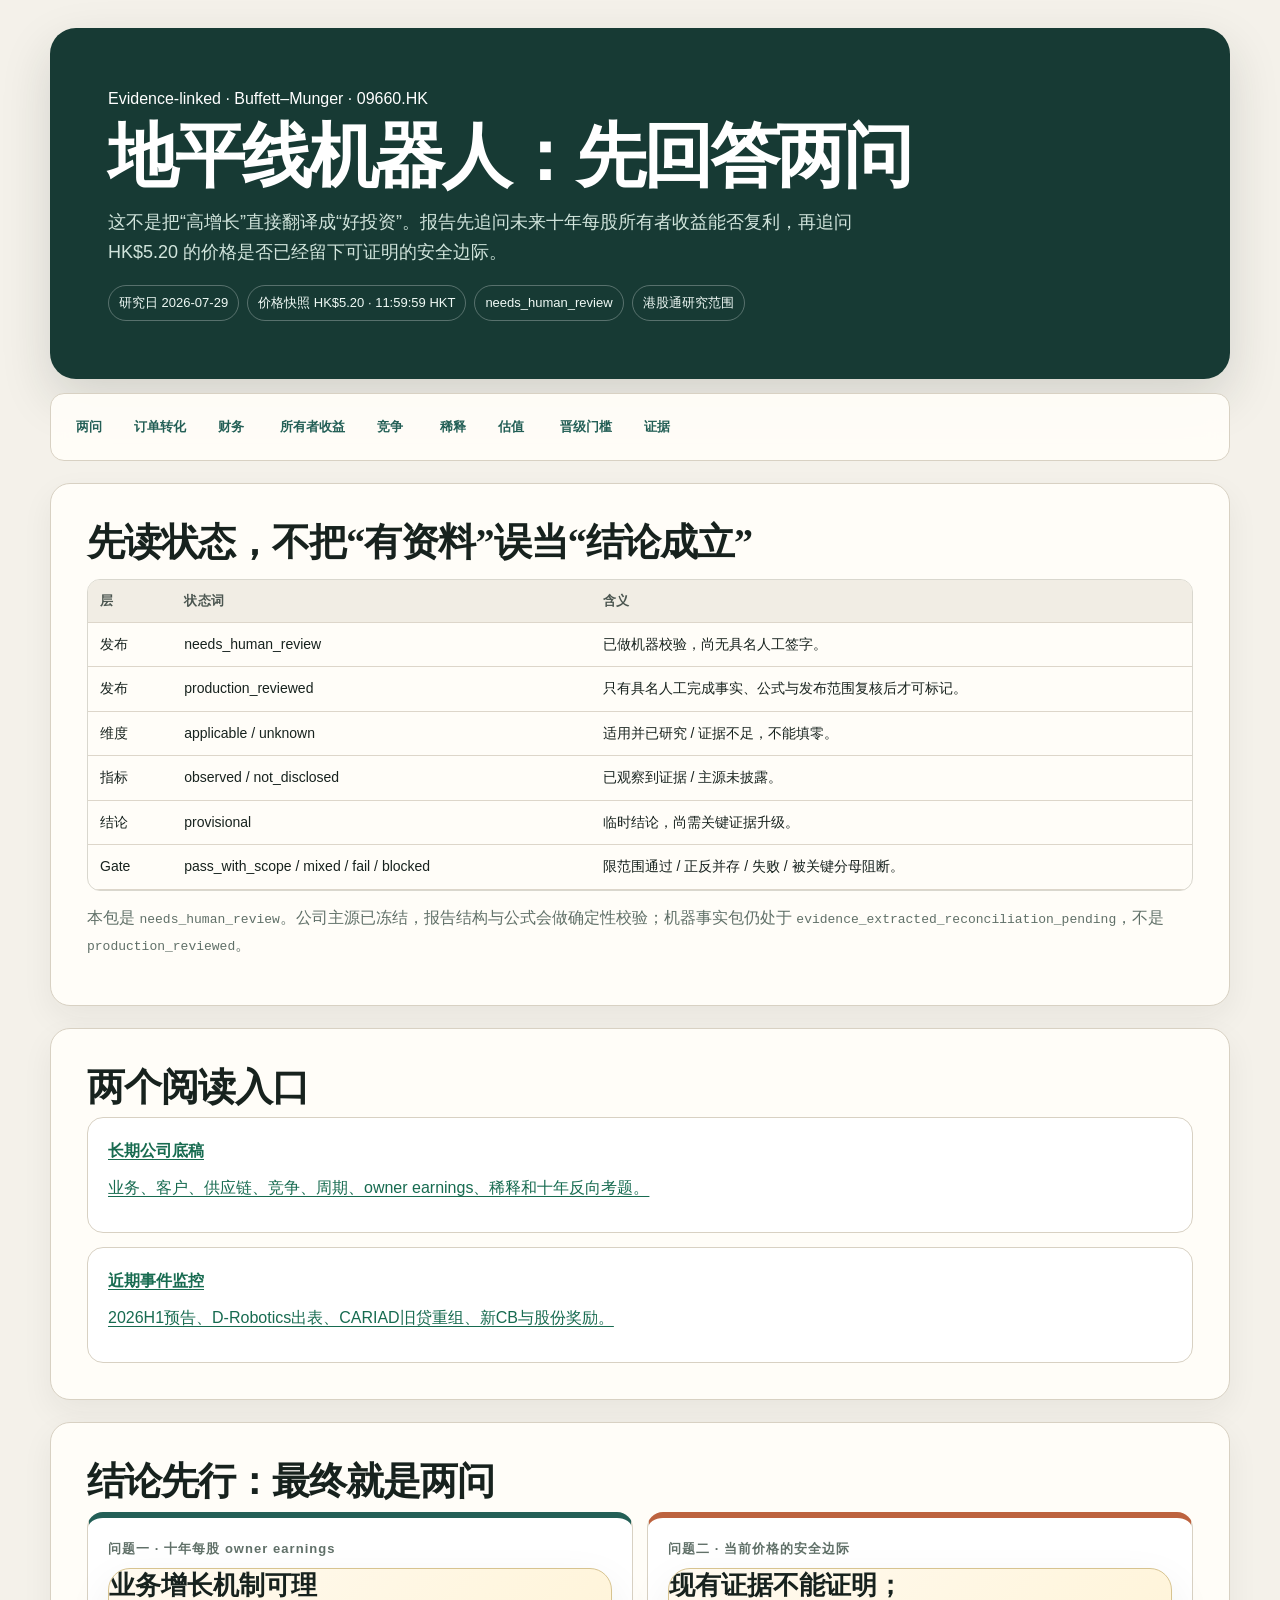
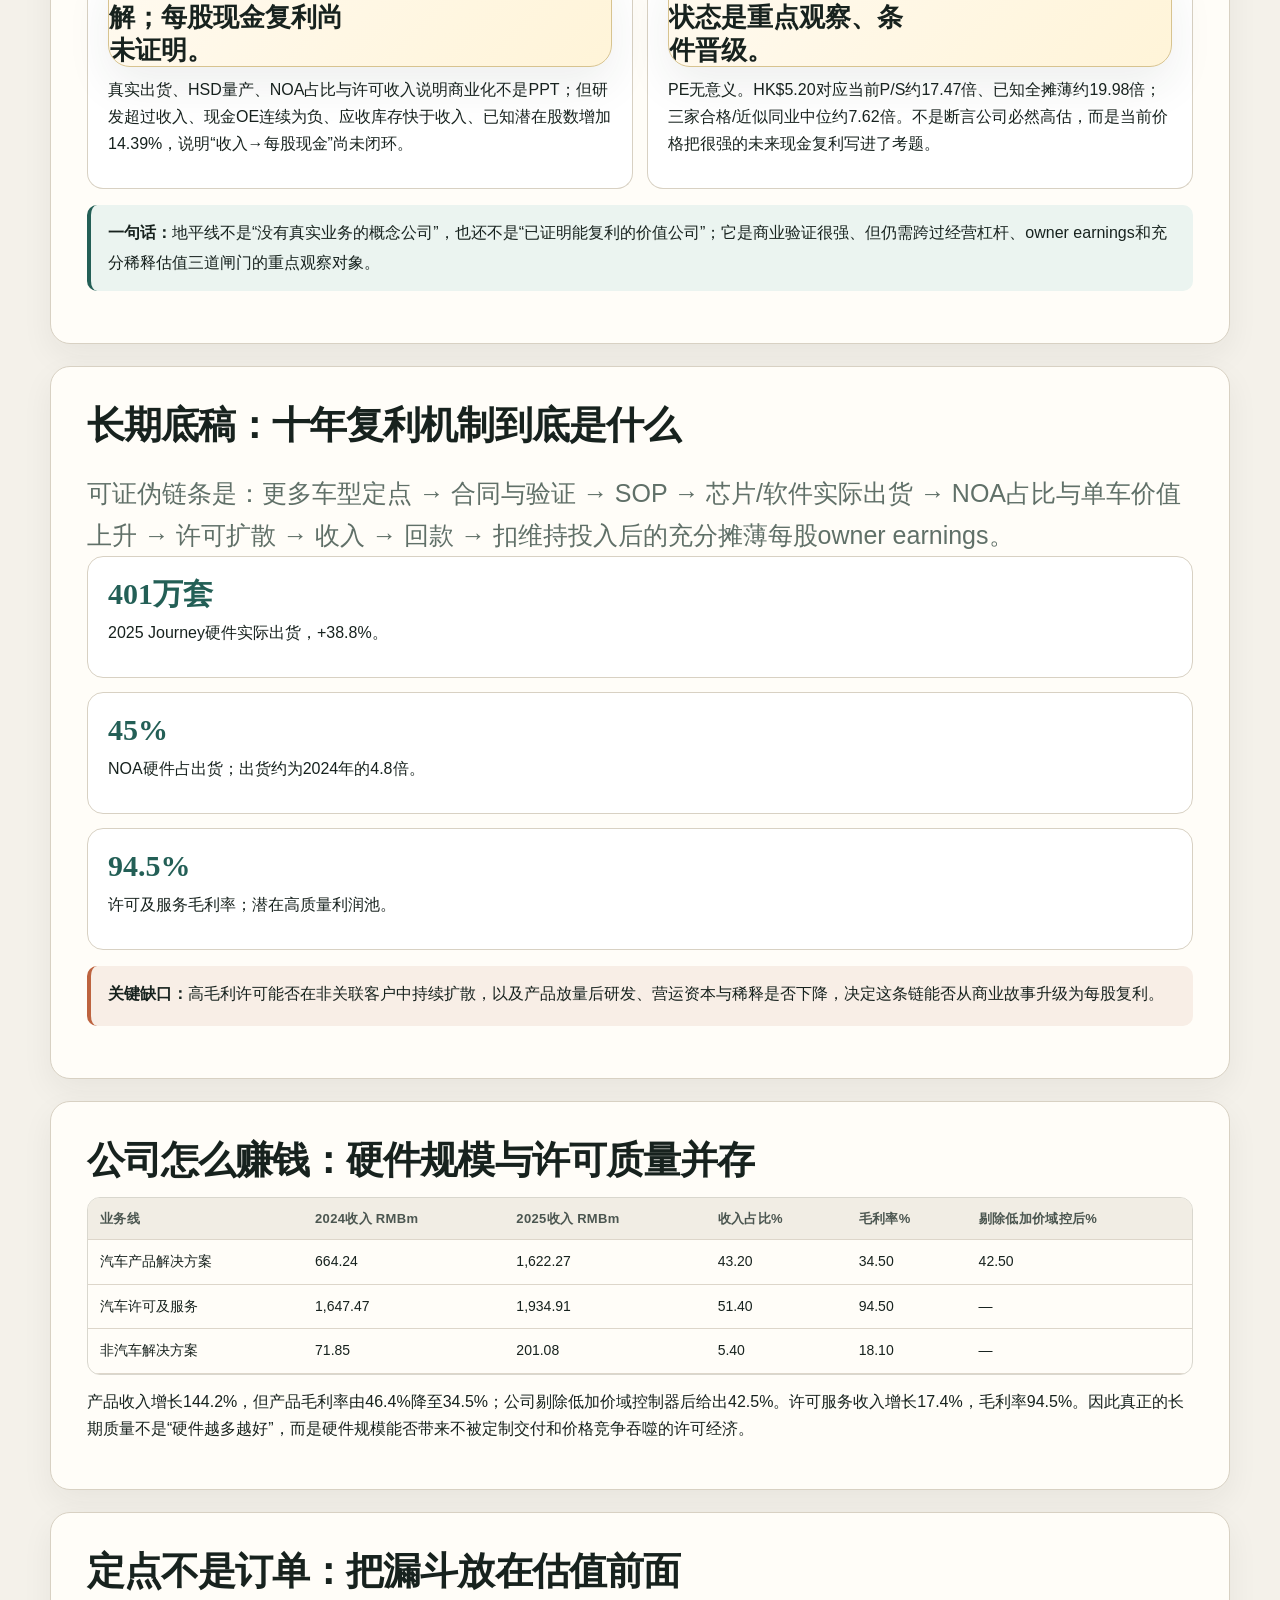
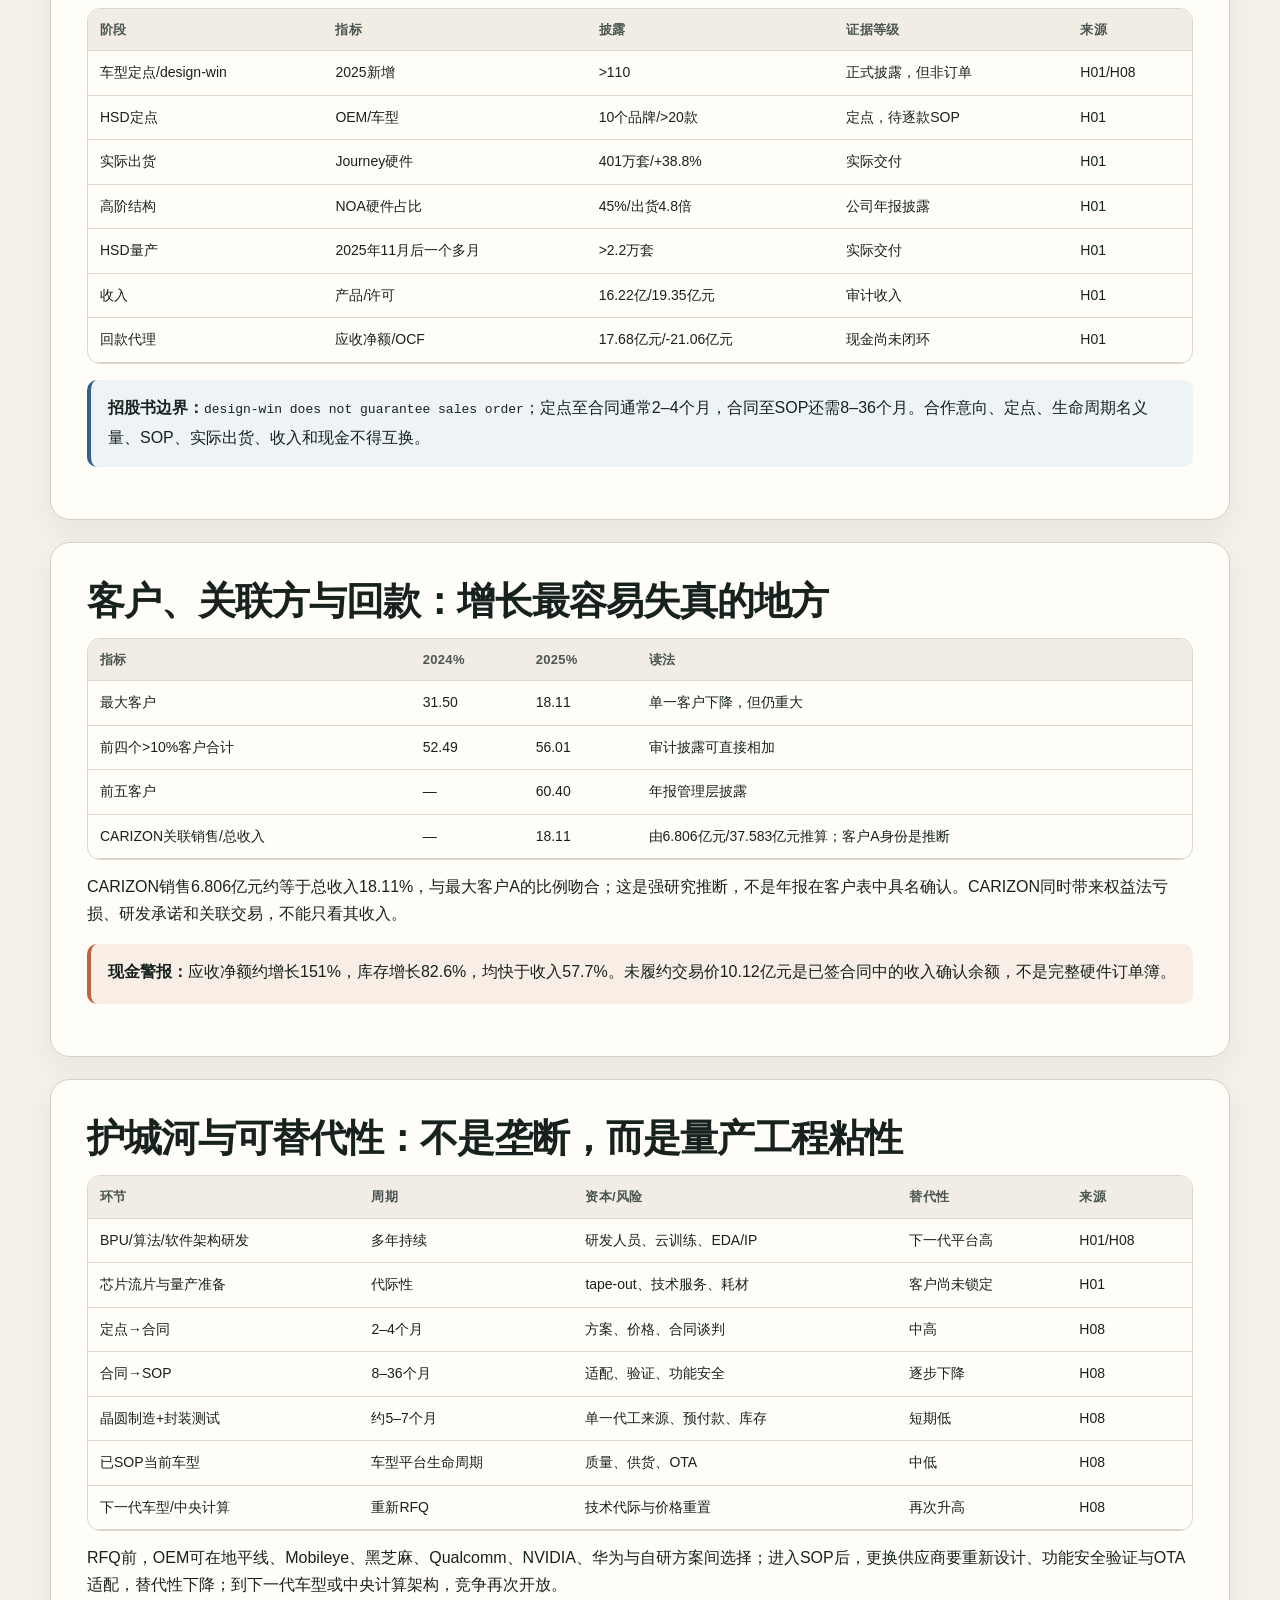
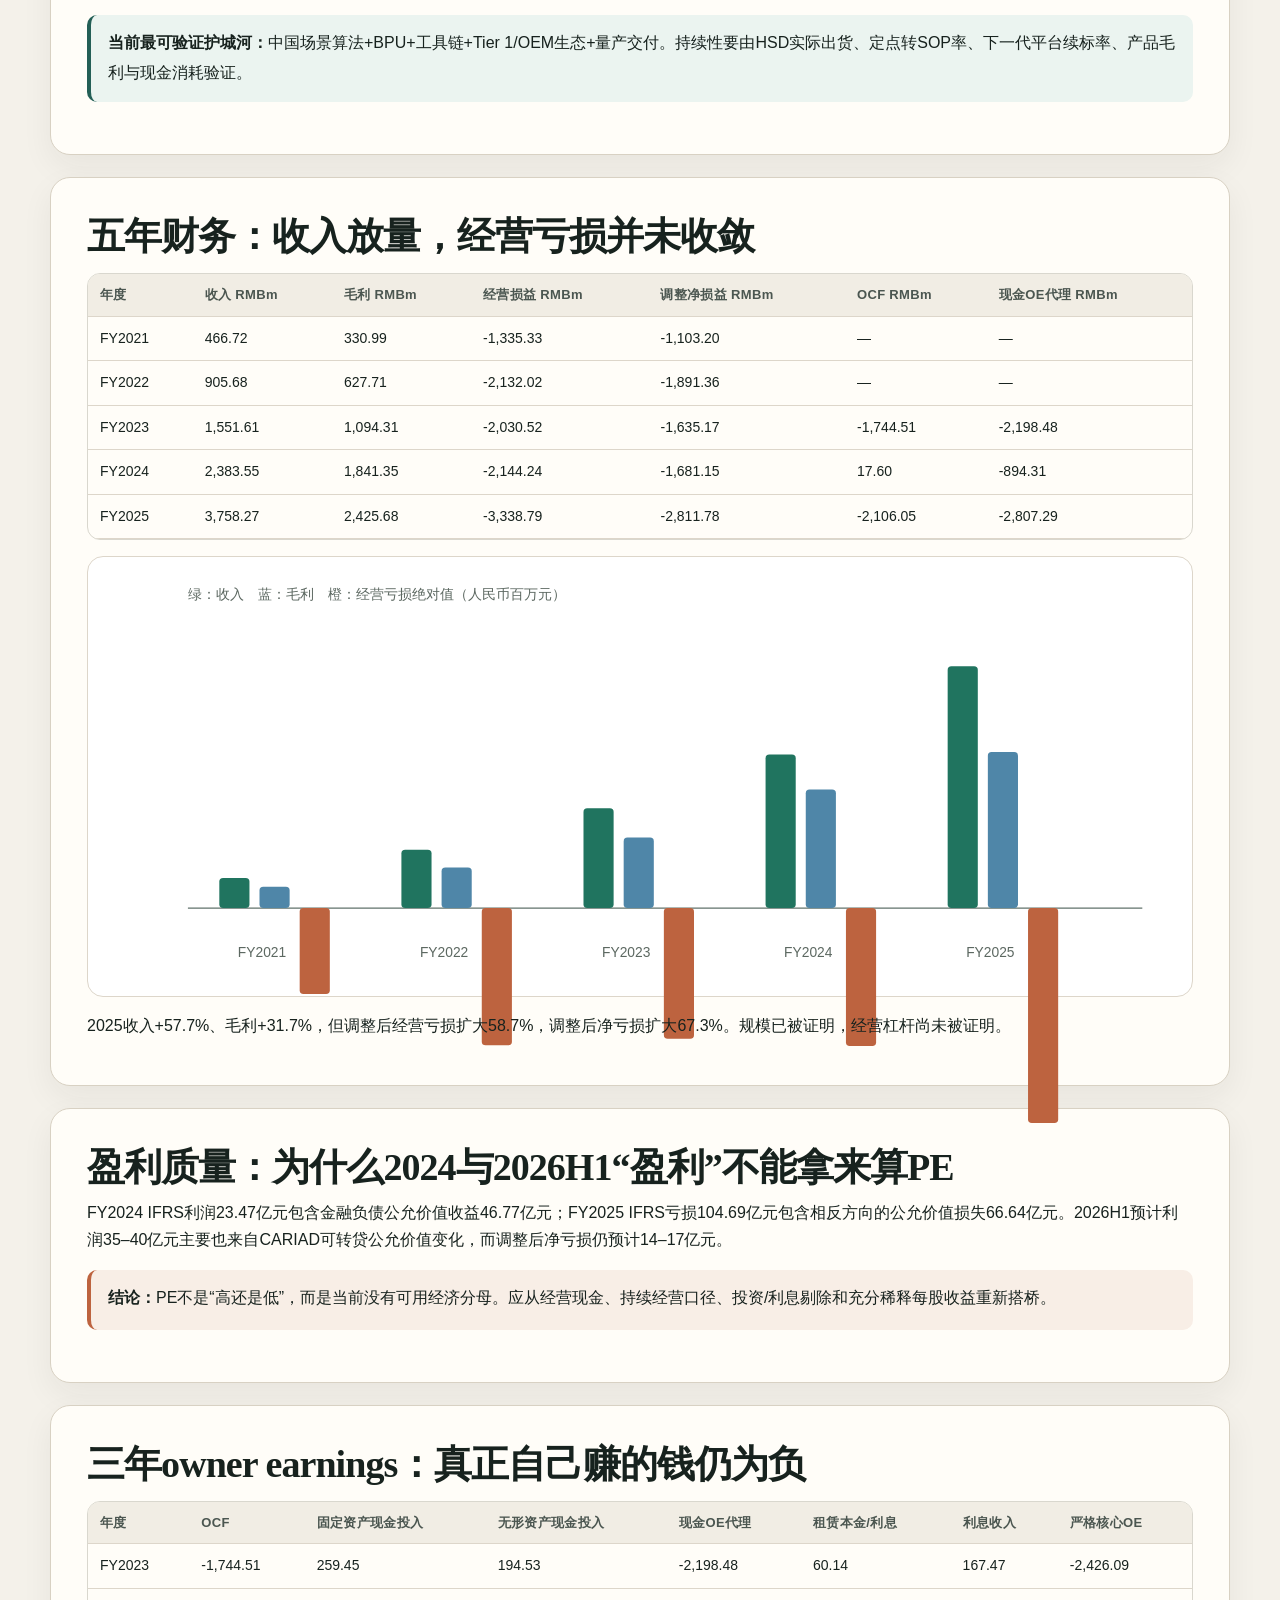
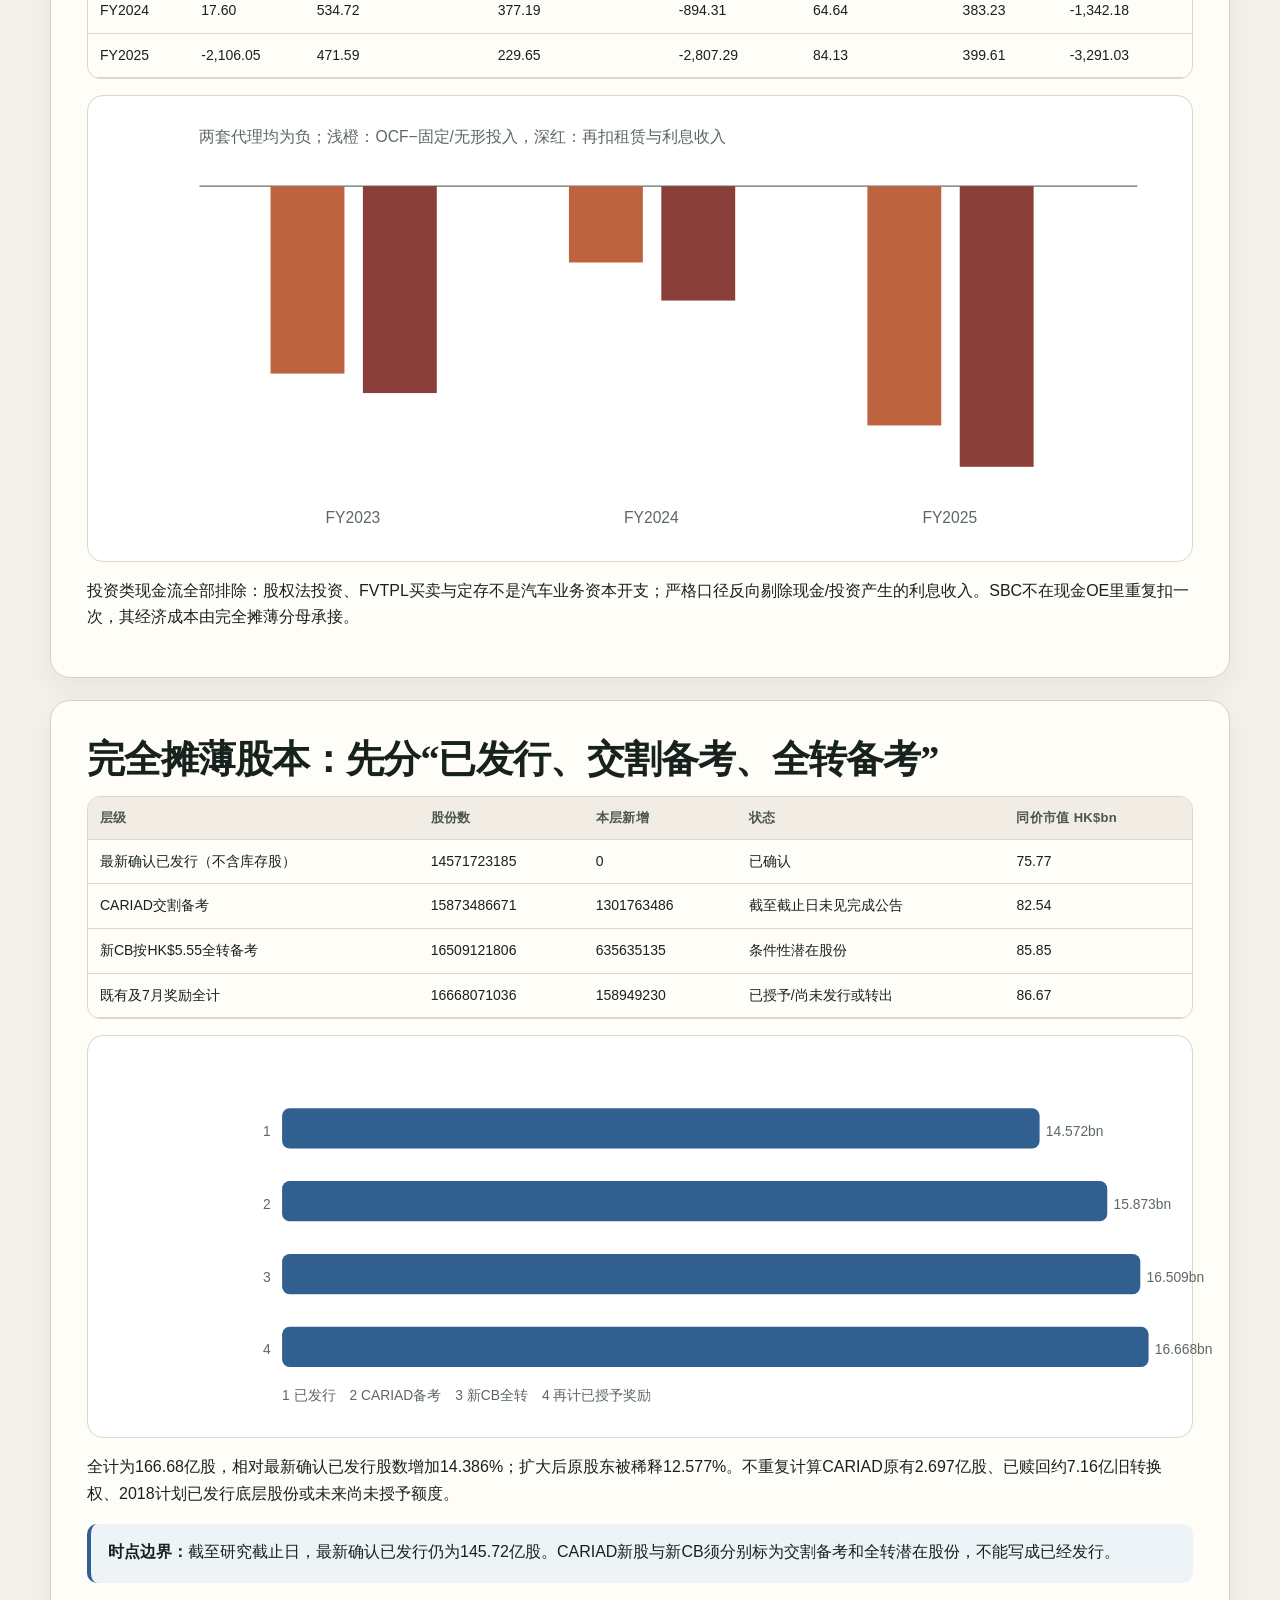
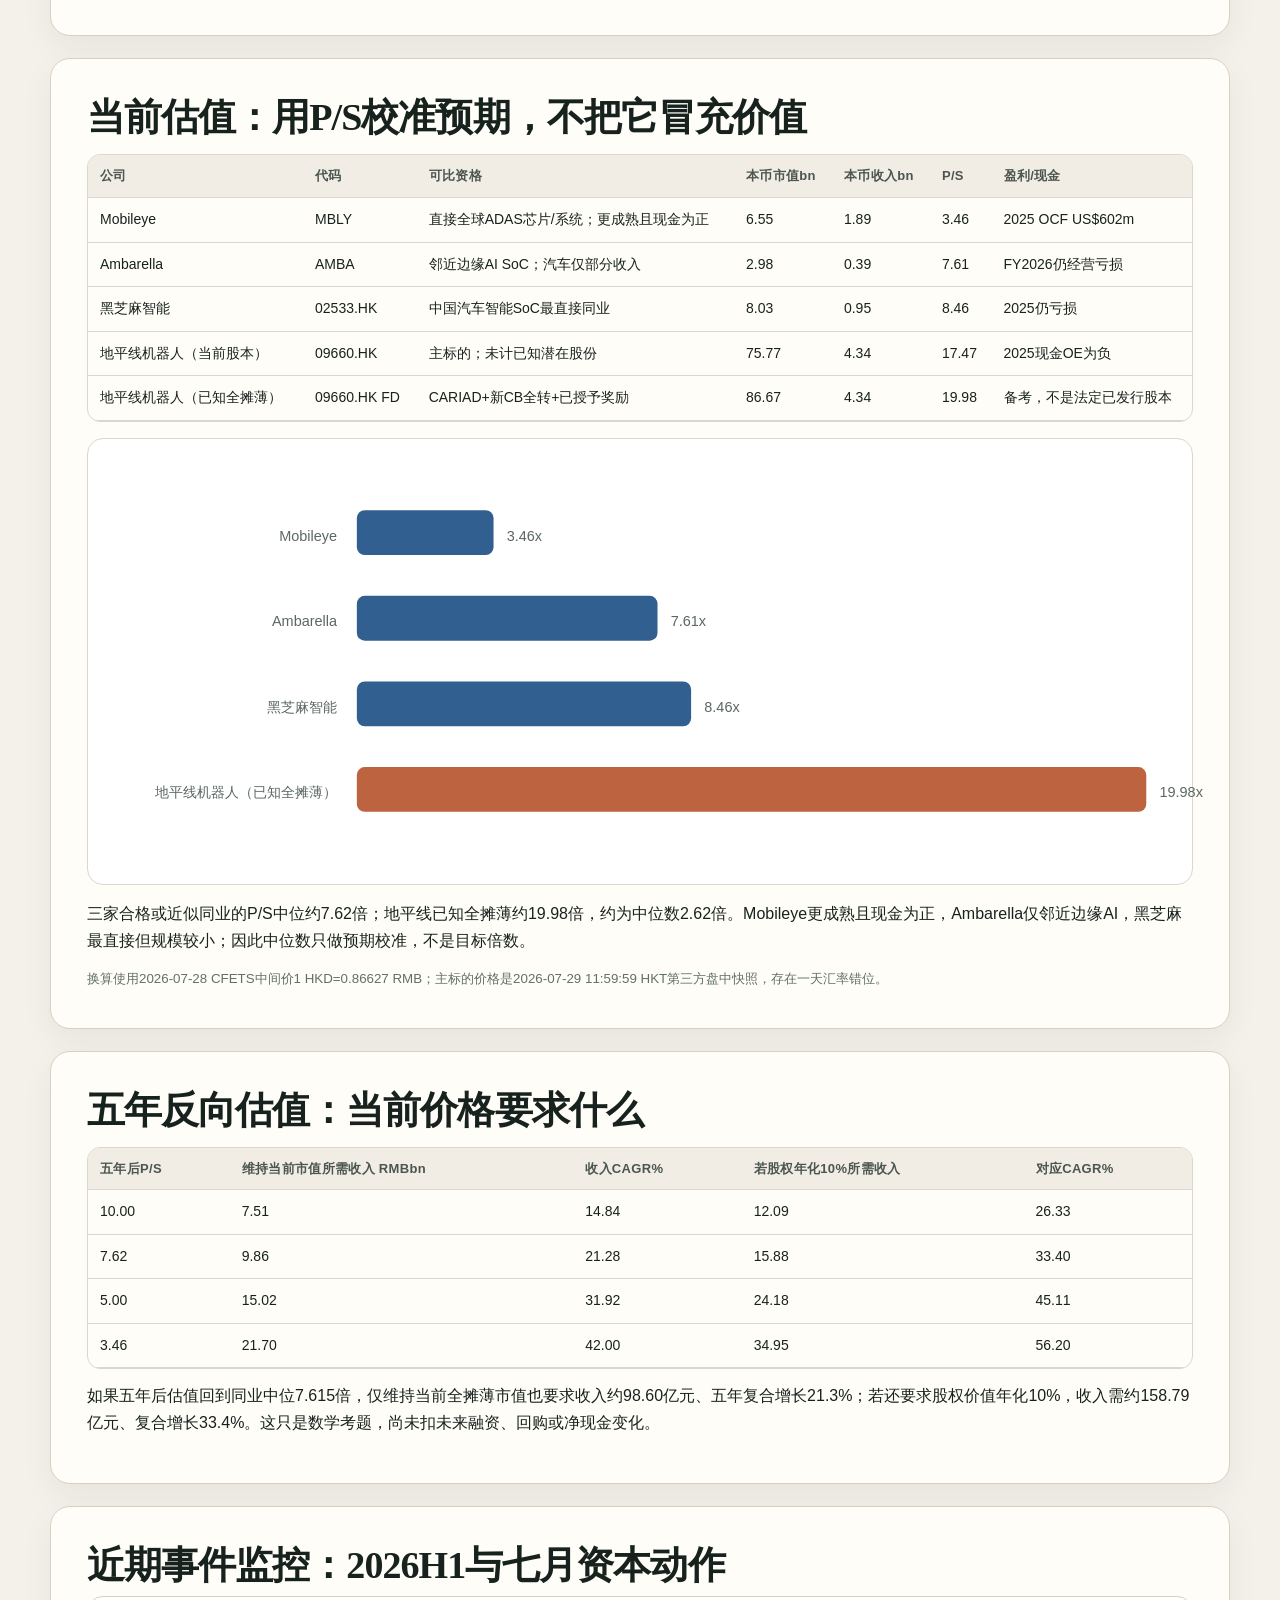
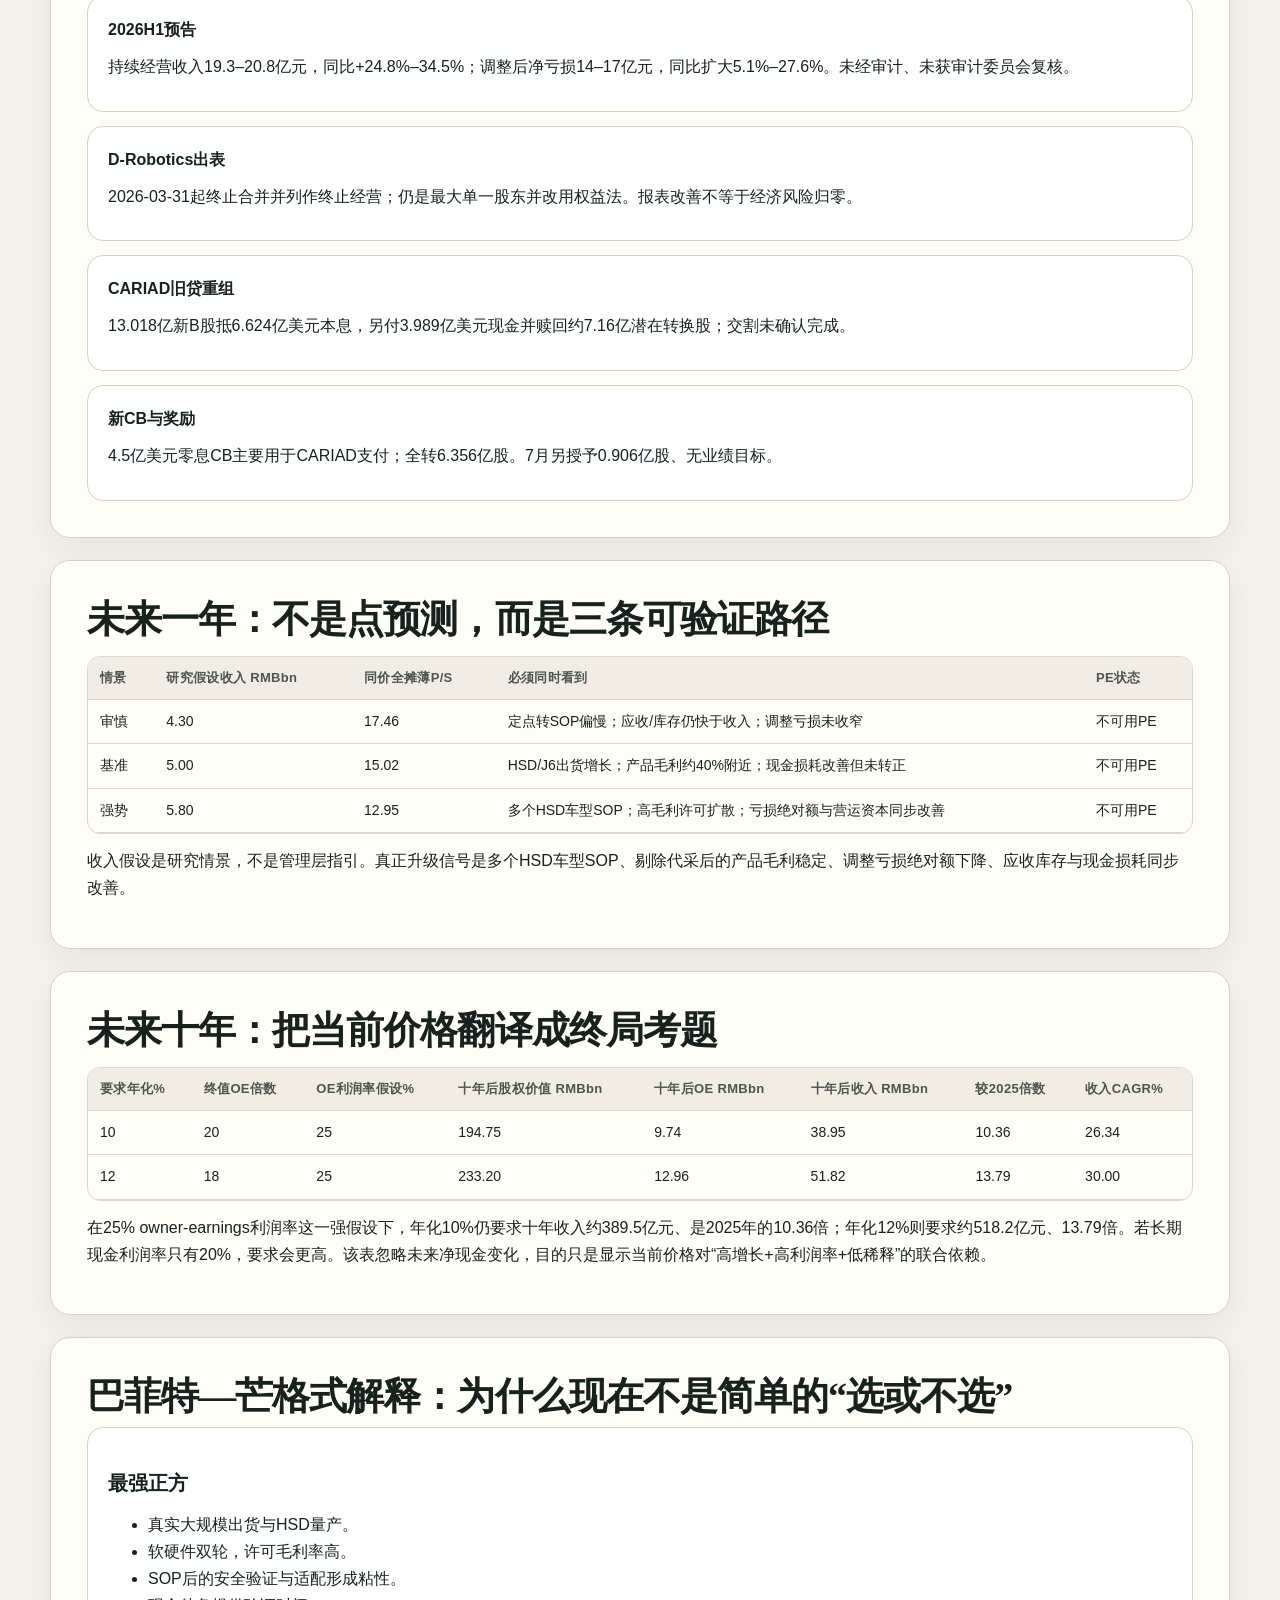
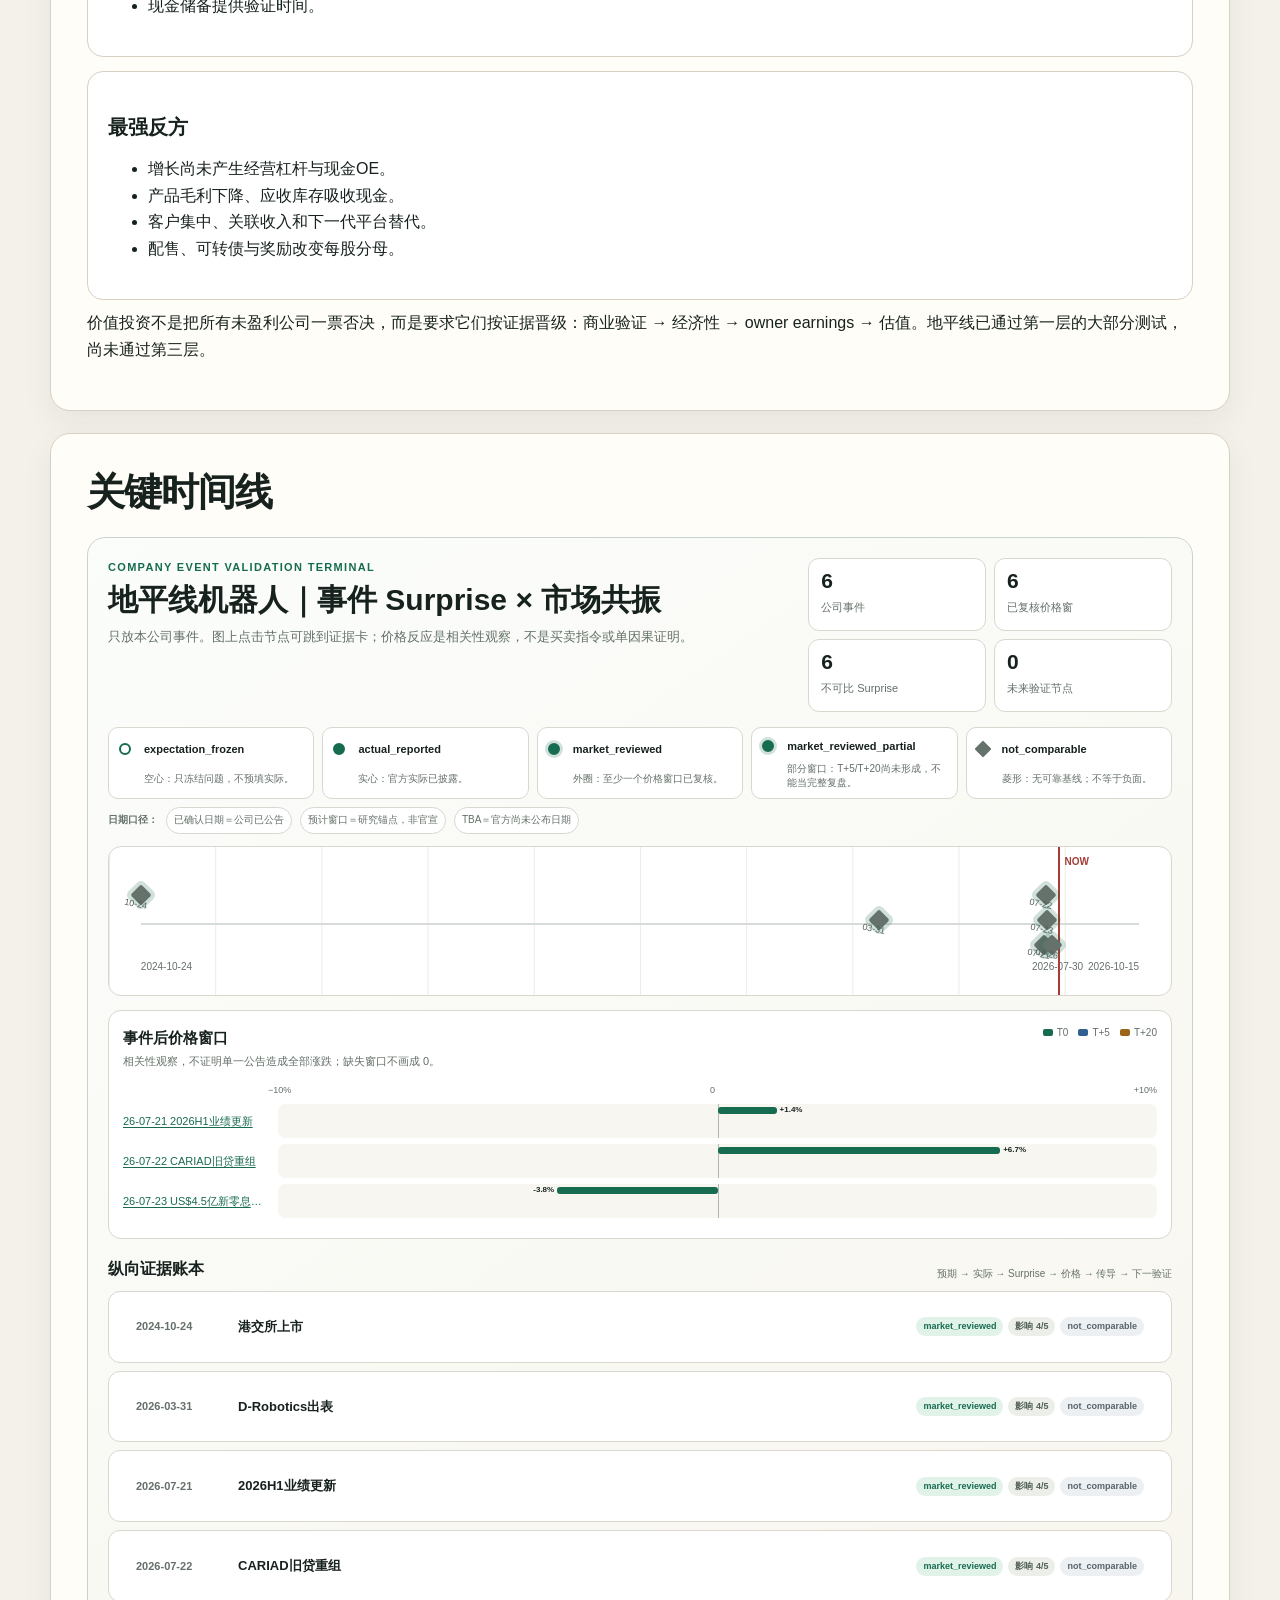
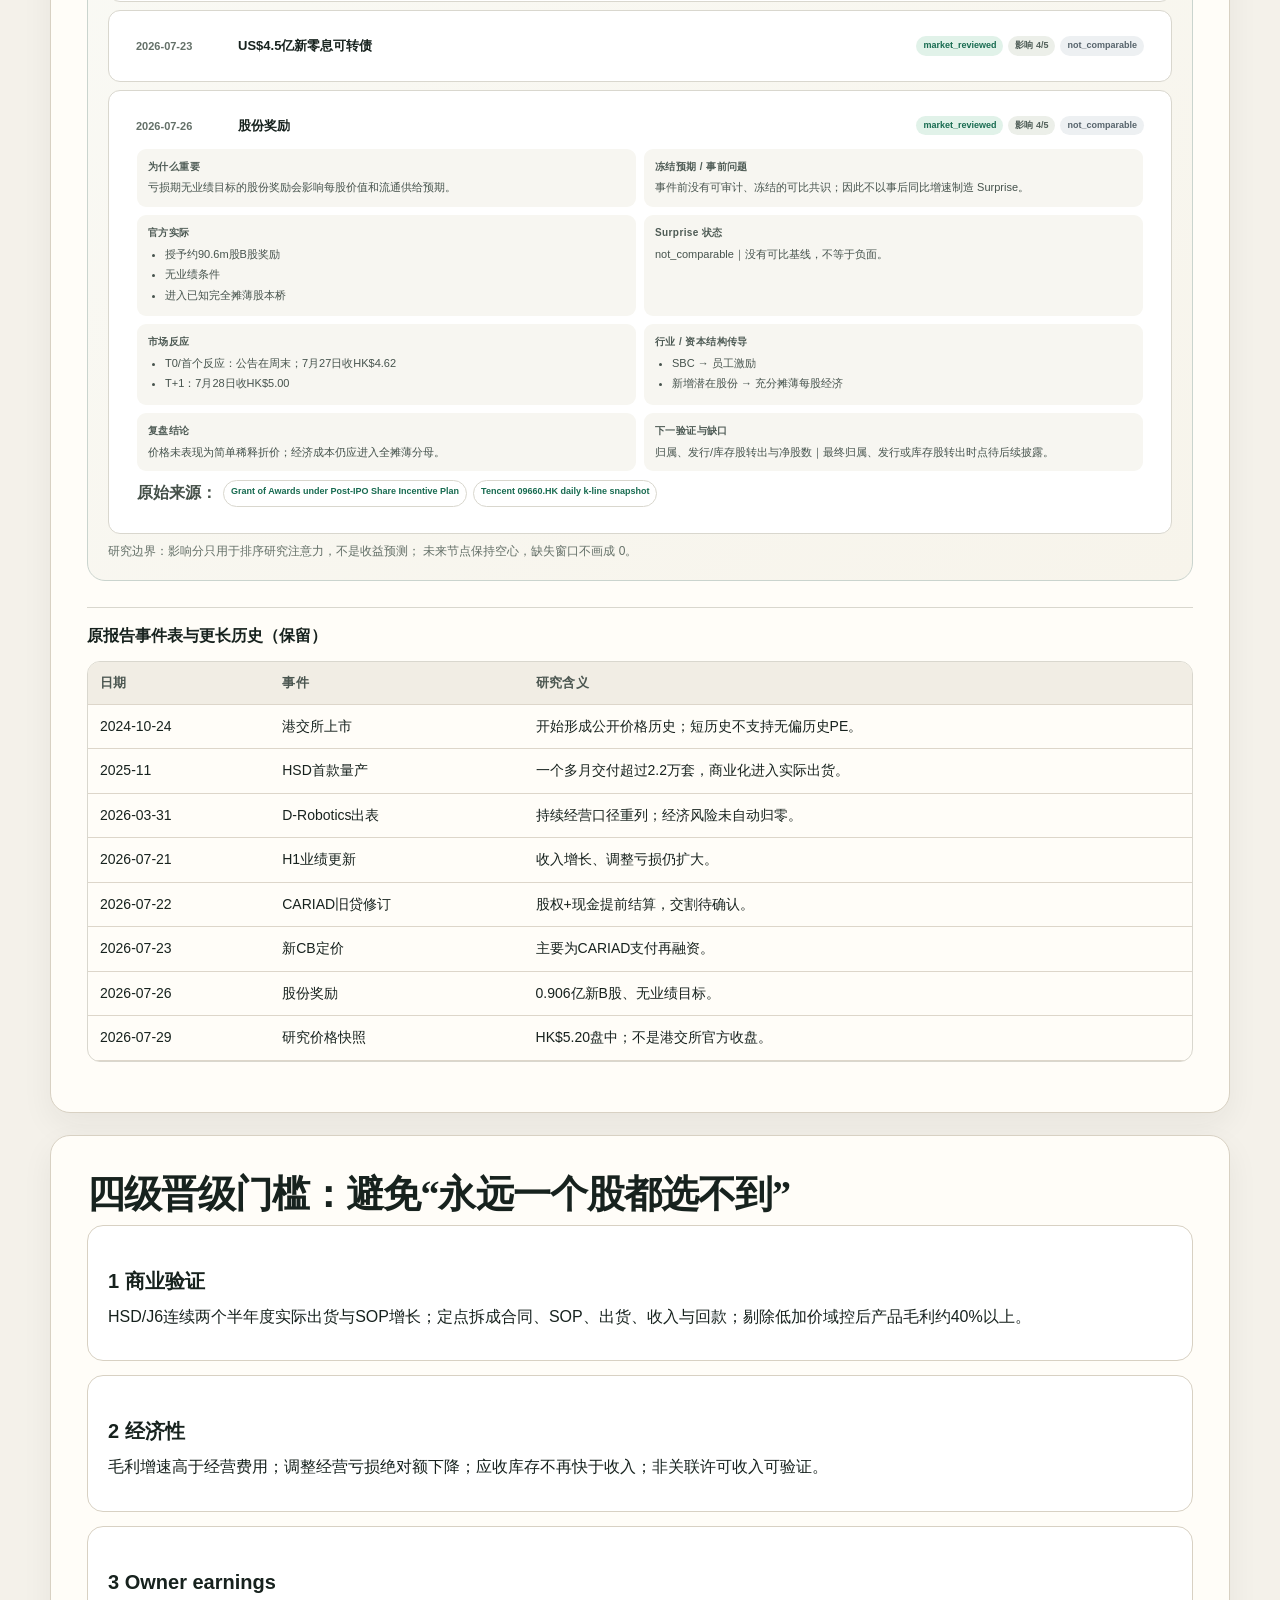
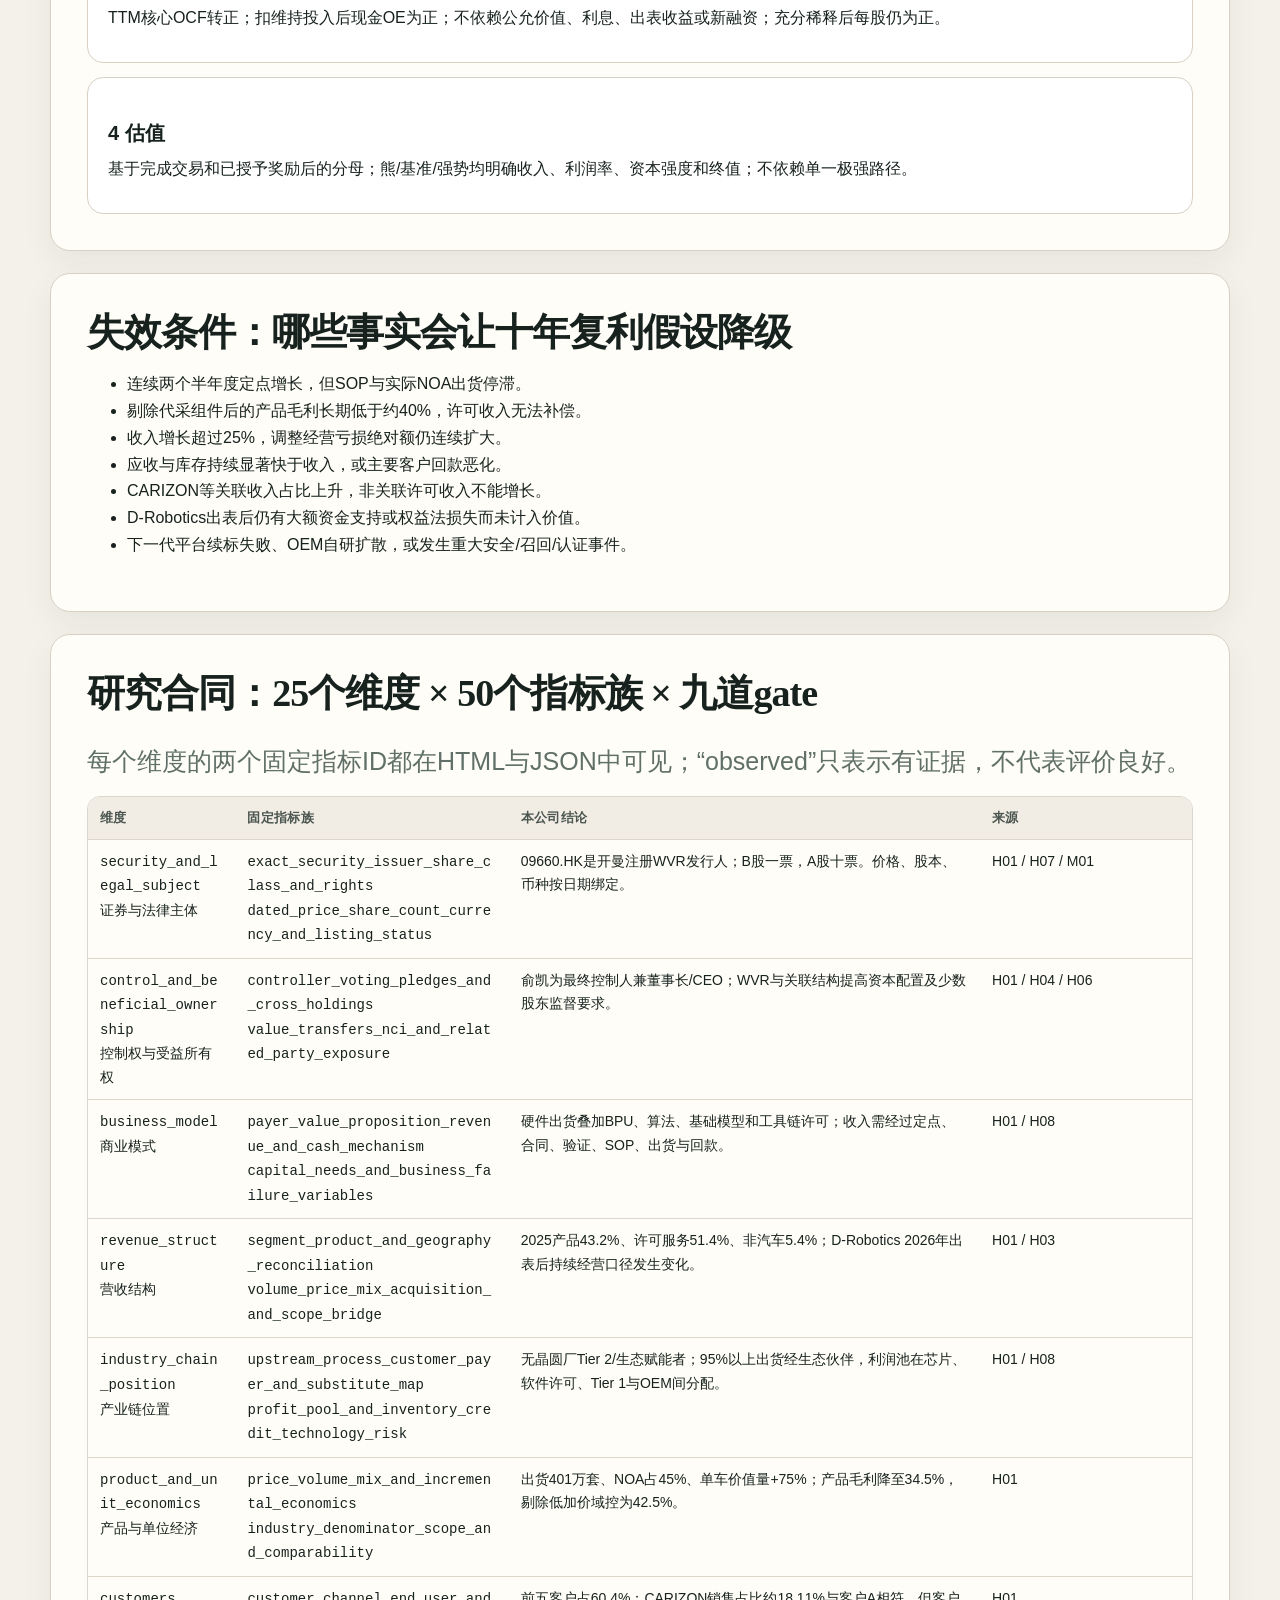
<file: docs/horizon-robotics-09660-hk/report.html>
<!doctype html>
<html lang="zh-CN">
<head>
  <meta charset="utf-8">
  <meta name="viewport" content="width=device-width, initial-scale=1">
  <meta name="color-scheme" content="light">
  <meta name="description" content="地平线机器人09660.HK巴菲特—芒格两问研究：业务、订单转化、所有者收益、竞争、周期、稀释与反向估值。">
  <title>地平线机器人｜巴菲特—芒格两问研究</title>
  <link rel="stylesheet" href="../company-report-theme.css">
  <style>
    :root { --brand: #235f56; --accent: #bd633f; }
    *,*::before,*::after { box-sizing:border-box; }
    html,body { max-width:100%; overflow-x:hidden; }
    body { background: #f4f1ea; color: #17221e; }
    main { width: min(1180px, calc(100% - 32px)); margin: auto; padding: 28px 0 72px; }
    .hero { padding: clamp(24px,5vw,58px); border-radius: 26px; background: #173a34; color: #fff; box-shadow: 0 20px 50px rgba(24,42,36,.15); }
    .hero h1 { max-width:none; margin: 8px 0 14px; overflow-wrap:anywhere; font: 800 clamp(38px,6vw,70px)/1.03 Georgia,"Songti SC",serif; }
    .hero p { max-width: 78ch; color: #d1e4dc; font-size: 18px; }
    .meta,.chips { display:flex; flex-wrap:wrap; gap:8px; margin-top:18px; }
    .chip { padding:6px 10px; border:1px solid rgba(255,255,255,.28); border-radius:999px; color:#eff9f5; font-size:13px; }
    nav { position:sticky; top:0; z-index:5; margin:14px 0 0; padding:10px 14px; border:1px solid #d8d1c3; border-radius:14px; background:rgba(255,253,248,.94); backdrop-filter:blur(12px); }
    nav a { display:inline-block; margin:4px 10px 4px 0; color:#235f56; font-weight:700; text-decoration:none; }
    section { margin-top:22px; padding:clamp(20px,4vw,36px); border:1px solid #d8d1c3; border-radius:20px; background:#fffdf8; box-shadow:0 12px 32px rgba(34,42,37,.06); scroll-margin-top:74px; }
    h2 { margin:0 0 12px; font:750 clamp(25px,4vw,38px)/1.16 Georgia,"Songti SC",serif; }
    h3 { margin:22px 0 8px; }
    .dek { color:#607068; max-width:82ch; }
    .two,.three,.doors { display:grid; gap:14px; grid-template-columns:repeat(2,minmax(0,1fr)); }
    .three { grid-template-columns:repeat(3,minmax(0,1fr)); }
    .card,.answer { padding:20px; border:1px solid #d8d1c3; border-radius:16px; background:#fff; }
    .answer { border-top:6px solid #bd633f; }
    .answer.good { border-top-color:#235f56; }
    .answer .q { color:#607068; font-size:13px; font-weight:800; letter-spacing:.08em; }
    .answer .verdict { margin:8px 0; font-size:26px; line-height:1.25; font-weight:850; }
    .metric { font:800 30px/1.1 Georgia,serif; color:#235f56; }
    .muted,small { color:#607068; }
    .callout { margin:16px 0; padding:15px 17px; border-left:4px solid #bd633f; border-radius:10px; background:#f8eee6; }
    .callout.blue { border-left-color:#315f8f; background:#edf3f7; }
    .callout.green { border-left-color:#235f56; background:#ebf4f0; }
    .table-wrap { overflow-x:auto; margin:14px 0; }
    table { width:100%; border-collapse:collapse; min-width:680px; }
    th,td { padding:10px 12px; border-bottom:1px solid #ddd6ca; text-align:left; vertical-align:top; }
    th { background:#f1ede4; font-size:13px; }
    code { overflow-wrap:anywhere; }
    .chart { margin:16px 0; padding:12px; border:1px solid #ddd6ca; border-radius:16px; background:#fff; }
    svg { width:100%; height:auto; overflow:visible; font:12px -apple-system,BlinkMacSystemFont,"PingFang SC",sans-serif; }
    details { margin:9px 0; padding:12px 14px; border:1px solid #ddd6ca; border-radius:12px; background:#fff; }
    summary { cursor:pointer; font-weight:750; }
    .status { font-weight:800; color:#9b4c31; }
    .foot { margin-top:26px; color:#607068; font-size:13px; }
    @media (max-width:800px) {
      main { width:min(calc(100% - 20px),1180px); }
      .two,.three,.doors { grid-template-columns:1fr; }
      .hero { border-radius:18px; }
      .hero h1 { font-size:34px; }
      .hero p { font-size:16px; }
      section { padding:18px; }
      nav { position:static; }
    }
  </style>
</head>
<body data-template="company-research-publication-v1">
<!-- template-parity: viewport-qa-required -->
<main id="main-content">
  <header class="hero" id="home">
    <div>Evidence-linked · Buffett–Munger · 09660.HK</div>
    <h1>地平线机器人：先回答两问</h1>
    <p>这不是把“高增长”直接翻译成“好投资”。报告先追问未来十年每股所有者收益能否复利，再追问 HK$5.20 的价格是否已经留下可证明的安全边际。</p>
    <div class="meta">
      <span class="chip">研究日 2026-07-29</span>
      <span class="chip">价格快照 HK$5.20 · 11:59:59 HKT</span>
      <span class="chip">needs_human_review</span>
      <span class="chip">港股通研究范围</span>
    </div>
  </header>

  <nav aria-label="报告导航">
    <a href="#summary">两问</a><a href="#orders">订单转化</a><a href="#financials">财务</a>
    <a href="#owner-earnings">所有者收益</a><a href="#competition">竞争</a>
    <a href="#capital">稀释</a><a href="#market-pricing">估值</a>
    <a href="#monitor">晋级门槛</a><a href="#evidence">证据</a>
  </nav>

  <section id="status-legend">
    <h2>先读状态，不把“有资料”误当“结论成立”</h2>
    <div class="table-wrap"><table><thead><tr><th>层</th><th>状态词</th><th>含义</th></tr></thead><tbody><tr><td>发布</td><td>needs_human_review</td><td>已做机器校验，尚无具名人工签字。</td></tr><tr><td>发布</td><td>production_reviewed</td><td>只有具名人工完成事实、公式与发布范围复核后才可标记。</td></tr><tr><td>维度</td><td>applicable / unknown</td><td>适用并已研究 / 证据不足，不能填零。</td></tr><tr><td>指标</td><td>observed / not_disclosed</td><td>已观察到证据 / 主源未披露。</td></tr><tr><td>结论</td><td>provisional</td><td>临时结论，尚需关键证据升级。</td></tr><tr><td>Gate</td><td>pass_with_scope / mixed / fail / blocked</td><td>限范围通过 / 正反并存 / 失败 / 被关键分母阻断。</td></tr></tbody></table></div>
    <p class="muted">本包是 <code>needs_human_review</code>。公司主源已冻结，报告结构与公式会做确定性校验；机器事实包仍处于 <code>evidence_extracted_reconciliation_pending</code>，不是 <code>production_reviewed</code>。</p>
  </section>

  <section id="report-doors">
    <h2>两个阅读入口</h2>
    <div class="doors">
      <a class="card" href="#long-term"><strong>长期公司底稿</strong><p>业务、客户、供应链、竞争、周期、owner earnings、稀释和十年反向考题。</p></a>
      <a class="card" href="#event-monitor"><strong>近期事件监控</strong><p>2026H1预告、D-Robotics出表、CARIAD旧贷重组、新CB与股份奖励。</p></a>
    </div>
  </section>

  <section id="summary">
    <h2>结论先行：最终就是两问</h2>
    <div class="two">
      <article class="answer good">
        <div class="q">问题一 · 十年每股 owner earnings</div>
        <div class="verdict">业务增长机制可理解；每股现金复利尚未证明。</div>
        <p>真实出货、HSD量产、NOA占比与许可收入说明商业化不是PPT；但研发超过收入、现金OE连续为负、应收库存快于收入、已知潜在股数增加14.39%，说明“收入→每股现金”尚未闭环。</p>
      </article>
      <article class="answer">
        <div class="q">问题二 · 当前价格的安全边际</div>
        <div class="verdict">现有证据不能证明；状态是重点观察、条件晋级。</div>
        <p>PE无意义。HK$5.20对应当前P/S约17.47倍、已知全摊薄约19.98倍；三家合格/近似同业中位约7.62倍。不是断言公司必然高估，而是当前价格把很强的未来现金复利写进了考题。</p>
      </article>
    </div>
    <div class="callout green"><strong>一句话：</strong>地平线不是“没有真实业务的概念公司”，也还不是“已证明能复利的价值公司”；它是商业验证很强、但仍需跨过经营杠杆、owner earnings和充分稀释估值三道闸门的重点观察对象。</div>
  </section>

  <section id="long-term">
    <h2>长期底稿：十年复利机制到底是什么</h2>
    <p class="dek">可证伪链条是：更多车型定点 → 合同与验证 → SOP → 芯片/软件实际出货 → NOA占比与单车价值上升 → 许可扩散 → 收入 → 回款 → 扣维持投入后的充分摊薄每股owner earnings。</p>
    <div class="three">
      <div class="card"><div class="metric">401万套</div><p>2025 Journey硬件实际出货，+38.8%。</p></div>
      <div class="card"><div class="metric">45%</div><p>NOA硬件占出货；出货约为2024年的4.8倍。</p></div>
      <div class="card"><div class="metric">94.5%</div><p>许可及服务毛利率；潜在高质量利润池。</p></div>
    </div>
    <div class="callout"><strong>关键缺口：</strong>高毛利许可能否在非关联客户中持续扩散，以及产品放量后研发、营运资本与稀释是否下降，决定这条链能否从商业故事升级为每股复利。</div>
  </section>

  <section id="business">
    <h2>公司怎么赚钱：硬件规模与许可质量并存</h2>
    <div class="table-wrap"><table><thead><tr><th>业务线</th><th>2024收入 RMBm</th><th>2025收入 RMBm</th><th>收入占比%</th><th>毛利率%</th><th>剔除低加价域控后%</th></tr></thead><tbody><tr><td>汽车产品解决方案</td><td>664.24</td><td>1,622.27</td><td>43.20</td><td>34.50</td><td>42.50</td></tr><tr><td>汽车许可及服务</td><td>1,647.47</td><td>1,934.91</td><td>51.40</td><td>94.50</td><td>—</td></tr><tr><td>非汽车解决方案</td><td>71.85</td><td>201.08</td><td>5.40</td><td>18.10</td><td>—</td></tr></tbody></table></div>
    <p>产品收入增长144.2%，但产品毛利率由46.4%降至34.5%；公司剔除低加价域控制器后给出42.5%。许可服务收入增长17.4%，毛利率94.5%。因此真正的长期质量不是“硬件越多越好”，而是硬件规模能否带来不被定制交付和价格竞争吞噬的许可经济。</p>
  </section>

  <section id="orders">
    <h2>定点不是订单：把漏斗放在估值前面</h2>
    <div class="table-wrap"><table><thead><tr><th>阶段</th><th>指标</th><th>披露</th><th>证据等级</th><th>来源</th></tr></thead><tbody><tr><td>车型定点/design-win</td><td>2025新增</td><td>&gt;110</td><td>正式披露，但非订单</td><td>H01/H08</td></tr><tr><td>HSD定点</td><td>OEM/车型</td><td>10个品牌/&gt;20款</td><td>定点，待逐款SOP</td><td>H01</td></tr><tr><td>实际出货</td><td>Journey硬件</td><td>401万套/+38.8%</td><td>实际交付</td><td>H01</td></tr><tr><td>高阶结构</td><td>NOA硬件占比</td><td>45%/出货4.8倍</td><td>公司年报披露</td><td>H01</td></tr><tr><td>HSD量产</td><td>2025年11月后一个多月</td><td>&gt;2.2万套</td><td>实际交付</td><td>H01</td></tr><tr><td>收入</td><td>产品/许可</td><td>16.22亿/19.35亿元</td><td>审计收入</td><td>H01</td></tr><tr><td>回款代理</td><td>应收净额/OCF</td><td>17.68亿元/-21.06亿元</td><td>现金尚未闭环</td><td>H01</td></tr></tbody></table></div>
    <div class="callout blue"><strong>招股书边界：</strong><code>design-win does not guarantee sales order</code>；定点至合同通常2–4个月，合同至SOP还需8–36个月。合作意向、定点、生命周期名义量、SOP、实际出货、收入和现金不得互换。</div>
  </section>

  <section id="customers">
    <h2>客户、关联方与回款：增长最容易失真的地方</h2>
    <div class="table-wrap"><table><thead><tr><th>指标</th><th>2024%</th><th>2025%</th><th>读法</th></tr></thead><tbody><tr><td>最大客户</td><td>31.50</td><td>18.11</td><td>单一客户下降，但仍重大</td></tr><tr><td>前四个&gt;10%客户合计</td><td>52.49</td><td>56.01</td><td>审计披露可直接相加</td></tr><tr><td>前五客户</td><td>—</td><td>60.40</td><td>年报管理层披露</td></tr><tr><td>CARIZON关联销售/总收入</td><td>—</td><td>18.11</td><td>由6.806亿元/37.583亿元推算；客户A身份是推断</td></tr></tbody></table></div>
    <p>CARIZON销售6.806亿元约等于总收入18.11%，与最大客户A的比例吻合；这是强研究推断，不是年报在客户表中具名确认。CARIZON同时带来权益法亏损、研发承诺和关联交易，不能只看其收入。</p>
    <div class="callout"><strong>现金警报：</strong>应收净额约增长151%，库存增长82.6%，均快于收入57.7%。未履约交易价10.12亿元是已签合同中的收入确认余额，不是完整硬件订单簿。</div>
  </section>

  <section id="competition">
    <h2>护城河与可替代性：不是垄断，而是量产工程粘性</h2>
    <div class="table-wrap"><table><thead><tr><th>环节</th><th>周期</th><th>资本/风险</th><th>替代性</th><th>来源</th></tr></thead><tbody><tr><td>BPU/算法/软件架构研发</td><td>多年持续</td><td>研发人员、云训练、EDA/IP</td><td>下一代平台高</td><td>H01/H08</td></tr><tr><td>芯片流片与量产准备</td><td>代际性</td><td>tape-out、技术服务、耗材</td><td>客户尚未锁定</td><td>H01</td></tr><tr><td>定点→合同</td><td>2–4个月</td><td>方案、价格、合同谈判</td><td>中高</td><td>H08</td></tr><tr><td>合同→SOP</td><td>8–36个月</td><td>适配、验证、功能安全</td><td>逐步下降</td><td>H08</td></tr><tr><td>晶圆制造+封装测试</td><td>约5–7个月</td><td>单一代工来源、预付款、库存</td><td>短期低</td><td>H08</td></tr><tr><td>已SOP当前车型</td><td>车型平台生命周期</td><td>质量、供货、OTA</td><td>中低</td><td>H08</td></tr><tr><td>下一代车型/中央计算</td><td>重新RFQ</td><td>技术代际与价格重置</td><td>再次升高</td><td>H08</td></tr></tbody></table></div>
    <p>RFQ前，OEM可在地平线、Mobileye、黑芝麻、Qualcomm、NVIDIA、华为与自研方案间选择；进入SOP后，更换供应商要重新设计、功能安全验证与OTA适配，替代性下降；到下一代车型或中央计算架构，竞争再次开放。</p>
    <div class="callout green"><strong>当前最可验证护城河：</strong>中国场景算法+BPU+工具链+Tier 1/OEM生态+量产交付。持续性要由HSD实际出货、定点转SOP率、下一代平台续标率、产品毛利与现金消耗验证。</div>
  </section>

  <section id="financials">
    <h2>五年财务：收入放量，经营亏损并未收敛</h2>
    <div class="table-wrap"><table><thead><tr><th>年度</th><th>收入 RMBm</th><th>毛利 RMBm</th><th>经营损益 RMBm</th><th>调整净损益 RMBm</th><th>OCF RMBm</th><th>现金OE代理 RMBm</th></tr></thead><tbody><tr><td>FY2021</td><td>466.72</td><td>330.99</td><td>-1,335.33</td><td>-1,103.20</td><td>—</td><td>—</td></tr><tr><td>FY2022</td><td>905.68</td><td>627.71</td><td>-2,132.02</td><td>-1,891.36</td><td>—</td><td>—</td></tr><tr><td>FY2023</td><td>1,551.61</td><td>1,094.31</td><td>-2,030.52</td><td>-1,635.17</td><td>-1,744.51</td><td>-2,198.48</td></tr><tr><td>FY2024</td><td>2,383.55</td><td>1,841.35</td><td>-2,144.24</td><td>-1,681.15</td><td>17.60</td><td>-894.31</td></tr><tr><td>FY2025</td><td>3,758.27</td><td>2,425.68</td><td>-3,338.79</td><td>-2,811.78</td><td>-2,106.05</td><td>-2,807.29</td></tr></tbody></table></div>
    <div class="chart"><svg viewBox="0 0 860 330" role="img" aria-label="FY2021至FY2025收入、毛利与经营亏损"><line x1="70" y1="270" x2="830" y2="270" stroke="#61726b"/><rect x="95" y="246.1" width="24" height="23.9" rx="3" fill="#20745f"><title>FY2021 revenue_rmb_m: 466.72</title></rect><rect x="127" y="253.0" width="24" height="17.0" rx="3" fill="#4f86a8"><title>FY2021 gross_profit_rmb_m: 330.986</title></rect><rect x="159" y="270.0" width="24" height="68.4" rx="3" fill="#bd633f"><title>FY2021 operating_loss_rmb_m: -1335.333</title></rect><text x="129" y="309" text-anchor="middle">FY2021</text><rect x="240" y="223.6" width="24" height="46.4" rx="3" fill="#20745f"><title>FY2022 revenue_rmb_m: 905.676</title></rect><rect x="272" y="237.8" width="24" height="32.2" rx="3" fill="#4f86a8"><title>FY2022 gross_profit_rmb_m: 627.713</title></rect><rect x="304" y="270.0" width="24" height="109.3" rx="3" fill="#bd633f"><title>FY2022 operating_loss_rmb_m: -2132.016</title></rect><text x="274" y="309" text-anchor="middle">FY2022</text><rect x="385" y="190.5" width="24" height="79.5" rx="3" fill="#20745f"><title>FY2023 revenue_rmb_m: 1551.607</title></rect><rect x="417" y="213.9" width="24" height="56.1" rx="3" fill="#4f86a8"><title>FY2023 gross_profit_rmb_m: 1094.31</title></rect><rect x="449" y="270.0" width="24" height="104.1" rx="3" fill="#bd633f"><title>FY2023 operating_loss_rmb_m: -2030.522</title></rect><text x="419" y="309" text-anchor="middle">FY2023</text><rect x="530" y="147.8" width="24" height="122.2" rx="3" fill="#20745f"><title>FY2024 revenue_rmb_m: 2383.554</title></rect><rect x="562" y="175.6" width="24" height="94.4" rx="3" fill="#4f86a8"><title>FY2024 gross_profit_rmb_m: 1841.354</title></rect><rect x="594" y="270.0" width="24" height="109.9" rx="3" fill="#bd633f"><title>FY2024 operating_loss_rmb_m: -2144.24</title></rect><text x="564" y="309" text-anchor="middle">FY2024</text><rect x="675" y="77.4" width="24" height="192.6" rx="3" fill="#20745f"><title>FY2025 revenue_rmb_m: 3758.268</title></rect><rect x="707" y="145.7" width="24" height="124.3" rx="3" fill="#4f86a8"><title>FY2025 gross_profit_rmb_m: 2425.68</title></rect><rect x="739" y="270.0" width="24" height="171.1" rx="3" fill="#bd633f"><title>FY2025 operating_loss_rmb_m: -3338.791</title></rect><text x="709" y="309" text-anchor="middle">FY2025</text><text x="70" y="24">绿：收入　蓝：毛利　橙：经营亏损绝对值（人民币百万元）</text></svg></div>
    <p>2025收入+57.7%、毛利+31.7%，但调整后经营亏损扩大58.7%，调整后净亏损扩大67.3%。规模已被证明，经营杠杆尚未被证明。</p>
  </section>

  <section id="earnings-quality">
    <h2>盈利质量：为什么2024与2026H1“盈利”不能拿来算PE</h2>
    <p>FY2024 IFRS利润23.47亿元包含金融负债公允价值收益46.77亿元；FY2025 IFRS亏损104.69亿元包含相反方向的公允价值损失66.64亿元。2026H1预计利润35–40亿元主要也来自CARIAD可转贷公允价值变化，而调整后净亏损仍预计14–17亿元。</p>
    <div class="callout"><strong>结论：</strong>PE不是“高还是低”，而是当前没有可用经济分母。应从经营现金、持续经营口径、投资/利息剔除和充分稀释每股收益重新搭桥。</div>
  </section>

  <section id="owner-earnings">
    <h2>三年owner earnings：真正自己赚的钱仍为负</h2>
    <div class="table-wrap"><table><thead><tr><th>年度</th><th>OCF</th><th>固定资产现金投入</th><th>无形资产现金投入</th><th>现金OE代理</th><th>租赁本金/利息</th><th>利息收入</th><th>严格核心OE</th></tr></thead><tbody><tr><td>FY2023</td><td>-1,744.51</td><td>259.45</td><td>194.53</td><td>-2,198.48</td><td>60.14</td><td>167.47</td><td>-2,426.09</td></tr><tr><td>FY2024</td><td>17.60</td><td>534.72</td><td>377.19</td><td>-894.31</td><td>64.64</td><td>383.23</td><td>-1,342.18</td></tr><tr><td>FY2025</td><td>-2,106.05</td><td>471.59</td><td>229.65</td><td>-2,807.29</td><td>84.13</td><td>399.61</td><td>-3,291.03</td></tr></tbody></table></div>
    <div class="chart"><svg viewBox="0 0 760 310" role="img" aria-label="FY2023至FY2025两套现金所有者收益代理"><line x1="70" y1="55" x2="730" y2="55" stroke="#61726b"/><rect x="120" y="55" width="52" height="131.9" fill="#bd633f"><title>FY2023 现金OE代理 -2198.48</title></rect><rect x="185" y="55" width="52" height="145.6" fill="#8a3f3a"><title>FY2023 严格核心OE -2426.093</title></rect><text x="178" y="292" text-anchor="middle">FY2023</text><rect x="330" y="55" width="52" height="53.7" fill="#bd633f"><title>FY2024 现金OE代理 -894.314</title></rect><rect x="395" y="55" width="52" height="80.5" fill="#8a3f3a"><title>FY2024 严格核心OE -1342.184</title></rect><text x="388" y="292" text-anchor="middle">FY2024</text><rect x="540" y="55" width="52" height="168.4" fill="#bd633f"><title>FY2025 现金OE代理 -2807.291</title></rect><rect x="605" y="55" width="52" height="197.5" fill="#8a3f3a"><title>FY2025 严格核心OE -3291.03</title></rect><text x="598" y="292" text-anchor="middle">FY2025</text><text x="70" y="24">两套代理均为负；浅橙：OCF−固定/无形投入，深红：再扣租赁与利息收入</text></svg></div>
    <p>投资类现金流全部排除：股权法投资、FVTPL买卖与定存不是汽车业务资本开支；严格口径反向剔除现金/投资产生的利息收入。SBC不在现金OE里重复扣一次，其经济成本由完全摊薄分母承接。</p>
  </section>

  <section id="capital">
    <h2>完全摊薄股本：先分“已发行、交割备考、全转备考”</h2>
    <div class="table-wrap"><table><thead><tr><th>层级</th><th>股份数</th><th>本层新增</th><th>状态</th><th>同价市值 HK$bn</th></tr></thead><tbody><tr><td>最新确认已发行（不含库存股）</td><td>14571723185</td><td>0</td><td>已确认</td><td>75.77</td></tr><tr><td>CARIAD交割备考</td><td>15873486671</td><td>1301763486</td><td>截至截止日未见完成公告</td><td>82.54</td></tr><tr><td>新CB按HK$5.55全转备考</td><td>16509121806</td><td>635635135</td><td>条件性潜在股份</td><td>85.85</td></tr><tr><td>既有及7月奖励全计</td><td>16668071036</td><td>158949230</td><td>已授予/尚未发行或转出</td><td>86.67</td></tr></tbody></table></div>
    <div class="chart"><svg viewBox="0 0 860 300" role="img" aria-label="已发行至已知完全摊薄股本桥"><rect x="145" y="48" width="603.2" height="32" rx="6" fill="#315f8f"><title>最新确认已发行（不含库存股）: 14.572bn</title></rect><text x="136" y="70" text-anchor="end">1</text><text x="753.2" y="70">14.572bn</text><rect x="145" y="106" width="657.1" height="32" rx="6" fill="#315f8f"><title>CARIAD交割备考: 15.873bn</title></rect><text x="136" y="128" text-anchor="end">2</text><text x="807.1" y="128">15.873bn</text><rect x="145" y="164" width="683.4" height="32" rx="6" fill="#315f8f"><title>新CB按HK$5.55全转备考: 16.509bn</title></rect><text x="136" y="186" text-anchor="end">3</text><text x="833.4" y="186">16.509bn</text><rect x="145" y="222" width="690.0" height="32" rx="6" fill="#315f8f"><title>既有及7月奖励全计: 16.668bn</title></rect><text x="136" y="244" text-anchor="end">4</text><text x="840.0" y="244">16.668bn</text><text x="145" y="280">1 已发行　2 CARIAD备考　3 新CB全转　4 再计已授予奖励</text></svg></div>
    <p>全计为166.68亿股，相对最新确认已发行股数增加14.386%；扩大后原股东被稀释12.577%。不重复计算CARIAD原有2.697亿股、已赎回约7.16亿旧转换权、2018计划已发行底层股份或未来尚未授予额度。</p>
    <div class="callout blue"><strong>时点边界：</strong>截至研究截止日，最新确认已发行仍为145.72亿股。CARIAD新股与新CB须分别标为交割备考和全转潜在股份，不能写成已经发行。</div>
  </section>

  <section id="market-pricing">
    <h2>当前估值：用P/S校准预期，不把它冒充价值</h2>
    <div class="table-wrap"><table><thead><tr><th>公司</th><th>代码</th><th>可比资格</th><th>本币市值bn</th><th>本币收入bn</th><th>P/S</th><th>盈利/现金</th></tr></thead><tbody><tr><td>Mobileye</td><td>MBLY</td><td>直接全球ADAS芯片/系统；更成熟且现金为正</td><td>6.55</td><td>1.89</td><td>3.46</td><td>2025 OCF US$602m</td></tr><tr><td>Ambarella</td><td>AMBA</td><td>邻近边缘AI SoC；汽车仅部分收入</td><td>2.98</td><td>0.39</td><td>7.61</td><td>FY2026仍经营亏损</td></tr><tr><td>黑芝麻智能</td><td>02533.HK</td><td>中国汽车智能SoC最直接同业</td><td>8.03</td><td>0.95</td><td>8.46</td><td>2025仍亏损</td></tr><tr><td>地平线机器人（当前股本）</td><td>09660.HK</td><td>主标的；未计已知潜在股份</td><td>75.77</td><td>4.34</td><td>17.47</td><td>2025现金OE为负</td></tr><tr><td>地平线机器人（已知全摊薄）</td><td>09660.HK FD</td><td>CARIAD+新CB全转+已授予奖励</td><td>86.67</td><td>4.34</td><td>19.98</td><td>备考，不是法定已发行股本</td></tr></tbody></table></div>
    <div class="chart"><svg viewBox="0 0 820 320" role="img" aria-label="地平线与三个合格或近似同业P/S"><text x="180" y="68" text-anchor="end">Mobileye</text><rect x="195" y="45" width="103.8" height="34" rx="6" fill="#315f8f"><title>3.46x</title></rect><text x="308.8" y="68">3.46x</text><text x="180" y="133" text-anchor="end">Ambarella</text><rect x="195" y="110" width="228.3" height="34" rx="6" fill="#315f8f"><title>7.61x</title></rect><text x="433.3" y="133">7.61x</text><text x="180" y="198" text-anchor="end">黑芝麻智能</text><rect x="195" y="175" width="253.8" height="34" rx="6" fill="#315f8f"><title>8.46x</title></rect><text x="458.8" y="198">8.46x</text><text x="180" y="263" text-anchor="end">地平线机器人（已知全摊薄）</text><rect x="195" y="240" width="599.4" height="34" rx="6" fill="#bd633f"><title>19.98x</title></rect><text x="804.4" y="263">19.98x</text></svg></div>
    <p>三家合格或近似同业的P/S中位约7.62倍；地平线已知全摊薄约19.98倍，约为中位数2.62倍。Mobileye更成熟且现金为正，Ambarella仅邻近边缘AI，黑芝麻最直接但规模较小；因此中位数只做预期校准，不是目标倍数。</p>
    <small>换算使用2026-07-28 CFETS中间价1 HKD=0.86627 RMB；主标的价格是2026-07-29 11:59:59 HKT第三方盘中快照，存在一天汇率错位。</small>
  </section>

  <section id="reverse-valuation">
    <h2>五年反向估值：当前价格要求什么</h2>
    <div class="table-wrap"><table><thead><tr><th>五年后P/S</th><th>维持当前市值所需收入 RMBbn</th><th>收入CAGR%</th><th>若股权年化10%所需收入</th><th>对应CAGR%</th></tr></thead><tbody><tr><td>10.00</td><td>7.51</td><td>14.84</td><td>12.09</td><td>26.33</td></tr><tr><td>7.62</td><td>9.86</td><td>21.28</td><td>15.88</td><td>33.40</td></tr><tr><td>5.00</td><td>15.02</td><td>31.92</td><td>24.18</td><td>45.11</td></tr><tr><td>3.46</td><td>21.70</td><td>42.00</td><td>34.95</td><td>56.20</td></tr></tbody></table></div>
    <p>如果五年后估值回到同业中位7.615倍，仅维持当前全摊薄市值也要求收入约98.60亿元、五年复合增长21.3%；若还要求股权价值年化10%，收入需约158.79亿元、复合增长33.4%。这只是数学考题，尚未扣未来融资、回购或净现金变化。</p>
  </section>

  <section id="event-monitor">
    <h2>近期事件监控：2026H1与七月资本动作</h2>
    <div class="two">
      <div class="card"><strong>2026H1预告</strong><p>持续经营收入19.3–20.8亿元，同比+24.8%–34.5%；调整后净亏损14–17亿元，同比扩大5.1%–27.6%。未经审计、未获审计委员会复核。</p></div>
      <div class="card"><strong>D-Robotics出表</strong><p>2026-03-31起终止合并并列作终止经营；仍是最大单一股东并改用权益法。报表改善不等于经济风险归零。</p></div>
      <div class="card"><strong>CARIAD旧贷重组</strong><p>13.018亿新B股抵6.624亿美元本息，另付3.989亿美元现金并赎回约7.16亿潜在转换股；交割未确认完成。</p></div>
      <div class="card"><strong>新CB与奖励</strong><p>4.5亿美元零息CB主要用于CARIAD支付；全转6.356亿股。7月另授予0.906亿股、无业绩目标。</p></div>
    </div>
  </section>

  <section id="one-year">
    <h2>未来一年：不是点预测，而是三条可验证路径</h2>
    <div class="table-wrap"><table><thead><tr><th>情景</th><th>研究假设收入 RMBbn</th><th>同价全摊薄P/S</th><th>必须同时看到</th><th>PE状态</th></tr></thead><tbody><tr><td>审慎</td><td>4.30</td><td>17.46</td><td>定点转SOP偏慢；应收/库存仍快于收入；调整亏损未收窄</td><td>不可用PE</td></tr><tr><td>基准</td><td>5.00</td><td>15.02</td><td>HSD/J6出货增长；产品毛利约40%附近；现金损耗改善但未转正</td><td>不可用PE</td></tr><tr><td>强势</td><td>5.80</td><td>12.95</td><td>多个HSD车型SOP；高毛利许可扩散；亏损绝对额与营运资本同步改善</td><td>不可用PE</td></tr></tbody></table></div>
    <p>收入假设是研究情景，不是管理层指引。真正升级信号是多个HSD车型SOP、剔除代采后的产品毛利稳定、调整亏损绝对额下降、应收库存与现金损耗同步改善。</p>
  </section>

  <section id="ten-year">
    <h2>未来十年：把当前价格翻译成终局考题</h2>
    <div class="table-wrap"><table><thead><tr><th>要求年化%</th><th>终值OE倍数</th><th>OE利润率假设%</th><th>十年后股权价值 RMBbn</th><th>十年后OE RMBbn</th><th>十年后收入 RMBbn</th><th>较2025倍数</th><th>收入CAGR%</th></tr></thead><tbody><tr><td>10</td><td>20</td><td>25</td><td>194.75</td><td>9.74</td><td>38.95</td><td>10.36</td><td>26.34</td></tr><tr><td>12</td><td>18</td><td>25</td><td>233.20</td><td>12.96</td><td>51.82</td><td>13.79</td><td>30.00</td></tr></tbody></table></div>
    <p>在25% owner-earnings利润率这一强假设下，年化10%仍要求十年收入约389.5亿元、是2025年的10.36倍；年化12%则要求约518.2亿元、13.79倍。若长期现金利润率只有20%，要求会更高。该表忽略未来净现金变化，目的只是显示当前价格对“高增长+高利润率+低稀释”的联合依赖。</p>
  </section>

  <section id="buffett">
    <h2>巴菲特—芒格式解释：为什么现在不是简单的“选或不选”</h2>
    <div class="two">
      <div class="card"><h3>最强正方</h3><ul><li>真实大规模出货与HSD量产。</li><li>软硬件双轮，许可毛利率高。</li><li>SOP后的安全验证与适配形成粘性。</li><li>现金储备提供验证时间。</li></ul></div>
      <div class="card"><h3>最强反方</h3><ul><li>增长尚未产生经营杠杆与现金OE。</li><li>产品毛利下降、应收库存吸收现金。</li><li>客户集中、关联收入和下一代平台替代。</li><li>配售、可转债与奖励改变每股分母。</li></ul></div>
    </div>
    <p>价值投资不是把所有未盈利公司一票否决，而是要求它们按证据晋级：商业验证 → 经济性 → owner earnings → 估值。地平线已通过第一层的大部分测试，尚未通过第三层。</p>
  </section>

  <section id="timeline">
    <h2>关键时间线</h2>
<!-- company-event-terminal:start -->

<style>
  .event-terminal{margin:22px 0 26px;padding:20px;border:1px solid #cad4ce;
  border-radius:18px;background:linear-gradient(145deg,#fbfdfb,#f7f4eb)}
  .event-terminal *{box-sizing:border-box}
  .et-head{display:grid;grid-template-columns:minmax(0,1.5fr) minmax(260px,.8fr);
  gap:18px;align-items:start}
  .et-kicker{color:var(--green);font-size:11px;font-weight:850;letter-spacing:.12em;
  text-transform:uppercase}
  .et-head h3{margin:4px 0 7px;font-size:clamp(21px,2.6vw,30px)}
  .et-head p{margin:0;color:var(--muted);font-size:13px}
  .et-summary{display:grid;grid-template-columns:repeat(2,minmax(0,1fr));gap:8px}
  .et-stat{padding:10px 12px;border:1px solid var(--line);border-radius:11px;background:#fff}
  .et-stat b{display:block;font-size:21px;line-height:1.15}
  .et-stat span{color:var(--muted);font-size:11px}
  .et-legend{display:grid;grid-template-columns:repeat(auto-fit,minmax(160px,1fr));gap:8px;
  margin:15px 0 12px}
  .et-legend>div{display:grid;grid-template-columns:18px 1fr;gap:7px;align-items:center;
  padding:9px 10px;border:1px solid var(--line);border-radius:10px;background:#fff}
  .et-legend b{font-size:11px}.et-legend small{grid-column:2;color:var(--muted);
  font-size:10px;line-height:1.35}
  .et-shape{display:block;width:12px;height:12px;border:2px solid var(--green);
  border-radius:50%;background:#fff}
  .et-shape.filled{background:var(--green)}
  .et-shape.ring{background:var(--green);box-shadow:0 0 0 3px rgba(23,107,80,.2)}
  .et-shape.diamond{border:0;border-radius:1px;background:#65716b;transform:rotate(45deg)}
  .et-axis-shell{overflow-x:auto;border:1px solid var(--line);border-radius:13px;background:#fff}
  .et-axis{position:relative;min-width:780px;height:148px;
  background-image:linear-gradient(to right,rgba(217,215,206,.5) 1px,transparent 1px);
  background-size:10% 100%}
  .et-axis:before{content:"";position:absolute;left:3%;right:3%;top:76px;
  border-top:2px solid #d7dcd8}
  .et-axis-label{position:absolute;top:112px;transform:translateX(-50%);
  color:var(--muted);font-size:10px;white-space:nowrap}
  .et-axis-label.start{transform:none}.et-axis-label.end{transform:translateX(-100%)}
  .et-now{position:absolute;top:0;bottom:0;border-left:2px solid var(--red);z-index:1}
  .et-now span{position:absolute;top:7px;left:5px;color:var(--red);font-size:10px;
  font-weight:850;white-space:nowrap}
  .et-node{position:absolute;z-index:2;width:15px;height:15px;border:3px solid var(--green);
  border-radius:50%;background:var(--green);transform:translate(-50%,-50%);
  box-shadow:0 2px 7px rgba(23,34,30,.18)}
  .et-node.future{background:#fff}.et-node.reviewed{box-shadow:0 0 0 4px rgba(23,107,80,.2)}
  .et-node.not-comparable{border:0;border-radius:2px;background:#65716b;
  transform:translate(-50%,-50%) rotate(45deg)}
  .et-node:hover,.et-node:focus{outline:3px solid rgba(49,95,143,.2);outline-offset:3px}
  .et-node-date{position:absolute;left:50%;top:18px;transform:translateX(-50%) rotate(-34deg);
  transform-origin:left top;color:#52605a;font-size:9px;white-space:nowrap}
  .et-chart{margin:14px 0;padding:14px;border:1px solid var(--line);
  border-radius:13px;background:#fff}
  .et-chart-head{display:flex;justify-content:space-between;gap:12px;align-items:start}
  .et-chart h4{margin:0;font-size:15px}.et-chart p{margin:2px 0 0;color:var(--muted);font-size:11px}
  .et-chart-legend{display:flex;gap:10px;flex-wrap:wrap;color:var(--muted);font-size:10px}
  .et-chart-legend i{display:inline-block;width:10px;height:7px;margin-right:4px;border-radius:2px}
  .et-reaction-axis{display:grid;grid-template-columns:145px 1fr;margin:12px 0 5px;
  color:var(--muted);font-size:9px}
  .et-reaction-axis>div{display:flex;justify-content:space-between}
  .et-reaction-row{display:grid;grid-template-columns:145px 1fr;gap:10px;align-items:center;
  margin:6px 0}
  .et-reaction-label{overflow:hidden;text-overflow:ellipsis;white-space:nowrap;font-size:11px}
  .et-reaction-plot{position:relative;height:34px;border-radius:7px;background:#f7f6f1}
  .et-reaction-plot:before{content:"";position:absolute;left:50%;top:0;bottom:0;
  border-left:1px solid #aeb7b1}
  .et-bar{position:absolute;height:7px;border-radius:3px;min-width:1px}
  .et-bar.positive{left:50%}.et-bar.negative{right:50%}
  .et-bar.t0{top:3px;background:var(--green)}
  .et-bar.t5{top:13px;background:var(--blue)}
  .et-bar.t20{top:23px;background:var(--amber)}
  .et-bar em{position:absolute;top:-4px;font-style:normal;font-size:8px;font-weight:800;
  white-space:nowrap}
  .et-bar.positive em{left:calc(100% + 3px)}.et-bar.negative em{right:calc(100% + 3px)}
  .et-ledger-title{display:flex;justify-content:space-between;gap:12px;align-items:end;
  margin:17px 0 8px}
  .et-ledger-title h4{margin:0;font-size:16px}.et-ledger-title span{color:var(--muted);
  font-size:10px}
  .et-event{margin:8px 0;border:1px solid var(--line);border-radius:12px;background:#fff;
  scroll-margin-top:86px}
  .et-event:target{border-color:var(--blue);box-shadow:0 0 0 3px rgba(49,95,143,.12)}
  .et-event summary{display:grid;grid-template-columns:92px minmax(0,1fr) auto;
  gap:10px;align-items:center;padding:12px 13px}
  .et-event summary::marker{color:var(--green)}
  .et-event-date{font-size:11px;font-weight:800;color:var(--muted)}
  .et-event-title{font-size:13px;font-weight:820}
  .et-badges{display:flex;gap:5px;flex-wrap:wrap;justify-content:flex-end}
  .et-badge{padding:2px 7px;border-radius:999px;font-size:9px;font-weight:820;background:#ecefe9;
  color:#52605a}.et-badge.reviewed{background:var(--green-soft);color:var(--green)}
  .et-badge.future{background:var(--amber-soft);color:var(--amber)}
  .et-badge.nocomp{background:#edf0f2;color:#56636b}
  .et-badge.date-estimated{background:#fff3d8;color:#8b5d00}
  .et-badge.date-tba{background:#f2eafb;color:#67448a}
  .et-date-legend{display:flex;gap:8px;flex-wrap:wrap;align-items:center;margin:-4px 0 12px;
  color:var(--muted);font-size:10px}
  .et-date-legend span{padding:4px 7px;border:1px solid var(--line);border-radius:999px;
  background:#fff}
  .et-diagnosis{margin:12px 0;padding:13px 15px;border-left:4px solid var(--blue);
  border-radius:10px;background:#eef4f8;color:#344a56;font-size:12px;line-height:1.65}
  .et-diagnosis strong{color:#203943}.et-diagnosis a{font-weight:800;color:var(--blue)}
  .et-event-body{padding:0 14px 14px}
  .et-evidence-grid{display:grid;grid-template-columns:repeat(2,minmax(0,1fr));gap:8px}
  .et-evidence{padding:10px 11px;border-radius:9px;background:#f7f6f1}
  .et-evidence b{display:block;margin-bottom:3px;color:#4e5b55;font-size:10px;
  letter-spacing:.04em}.et-evidence p,.et-evidence ul{margin:0;color:#46534d;font-size:11px}
  .et-evidence ul{padding-left:17px}.et-evidence li{margin:2px 0}
  .et-source-links{display:flex;flex-wrap:wrap;gap:6px;margin-top:9px}
  .et-source-links a{padding:3px 7px;border:1px solid var(--line);border-radius:999px;
  text-decoration:none;font-size:9px;font-weight:750}
  .et-preserved-label{margin:24px 0 8px!important;padding-top:18px;border-top:1px solid var(--line);
  font-size:16px!important}
  @media(max-width:820px){.et-head{grid-template-columns:1fr}
  .et-legend{grid-template-columns:1fr 1fr}}
  @media(max-width:620px){.event-terminal{padding:14px}.et-legend{grid-template-columns:1fr}
  .et-reaction-axis,.et-reaction-row{grid-template-columns:92px 1fr}.et-event summary{
  grid-template-columns:78px 1fr}.et-badges{grid-column:1/-1;justify-content:flex-start}
  .et-evidence-grid{grid-template-columns:1fr}}
</style>

<div class="event-terminal" data-company="horizon"
  data-contract="seed.earnings-season-timeline.v1.1-compatible">
  <div class="et-head">
    <div><div class="et-kicker">Company event validation terminal</div>
    <h3>地平线机器人｜事件 Surprise × 市场共振</h3>
    <p>只放本公司事件。图上点击节点可跳到证据卡；价格反应是相关性观察，不是买卖指令或单因果证明。</p></div>
    <div class="et-summary">
      <div class="et-stat"><b>6</b><span>公司事件</span></div>
      <div class="et-stat"><b>6</b><span>已复核价格窗</span></div>
      <div class="et-stat"><b>6</b><span>不可比 Surprise</span></div>
      <div class="et-stat"><b>0</b><span>未来验证节点</span></div>
    </div>
  </div>
  <div class="et-legend" aria-label="事件状态图例">
    <div><i class="et-shape"></i><b>expectation_frozen</b>
    <small>空心：只冻结问题，不预填实际。</small></div>
    <div><i class="et-shape filled"></i><b>actual_reported</b>
    <small>实心：官方实际已披露。</small></div>
    <div><i class="et-shape ring"></i><b>market_reviewed</b>
    <small>外圈：至少一个价格窗口已复核。</small></div>
    <div><i class="et-shape ring"></i><b>market_reviewed_partial</b>
    <small>部分窗口：T+5/T+20尚未形成，不能当完整复盘。</small></div>
    <div><i class="et-shape diamond"></i><b>not_comparable</b>
    <small>菱形：无可靠基线；不等于负面。</small></div>
  </div>
  <div class="et-date-legend" aria-label="未来事件日期口径">
    <b>日期口径：</b><span>已确认日期＝公司已公告</span>
    <span>预计窗口＝研究锚点，非官宣</span><span>TBA＝官方尚未公布日期</span>
  </div>


      <div class="et-axis-shell" aria-label="公司事件横向时间轴">
        <div class="et-axis">
          <span class="et-axis-label start" style="left:3%">2024-10-24</span>
          <span class="et-axis-label" style="left:89.320%">2026-07-30</span>
          <span class="et-axis-label end" style="left:97%">2026-10-15</span>
          <span class="et-now" style="left:89.320%"><span>NOW</span></span>
          <a class="et-node reviewed not-comparable" href="#event-horizon-ipo-2024" style="left:3.000%;top:48px" title="2024-10-24｜港交所上市｜market_reviewed｜不可比"><span class="et-node-date">10-24</span></a><a class="et-node reviewed not-comparable" href="#event-horizon-drobotics-deconsolidation" style="left:72.538%;top:73px" title="2026-03-31｜D-Robotics出表｜market_reviewed｜不可比"><span class="et-node-date">03-31</span></a><a class="et-node reviewed not-comparable" href="#event-horizon-h1-update-2026" style="left:88.072%;top:98px" title="2026-07-21｜2026H1业绩更新｜market_reviewed｜不可比"><span class="et-node-date">07-21</span></a><a class="et-node reviewed not-comparable" href="#event-horizon-cariad-amendment-2026" style="left:88.211%;top:48px" title="2026-07-22｜CARIAD旧贷重组｜market_reviewed｜不可比"><span class="et-node-date">07-22</span></a><a class="et-node reviewed not-comparable" href="#event-horizon-new-cb-2026" style="left:88.350%;top:73px" title="2026-07-23｜US$4.5亿新零息可转债｜market_reviewed｜不可比"><span class="et-node-date">07-23</span></a><a class="et-node reviewed not-comparable" href="#event-horizon-share-awards-2026" style="left:88.766%;top:98px" title="2026-07-26｜股份奖励｜market_reviewed｜不可比"><span class="et-node-date">07-26</span></a>
        </div>
      </div>


      <div class="et-chart" role="img" aria-label="事件后价格窗口柱状图">
        <div class="et-chart-head">
          <div><h4>事件后价格窗口</h4>
          <p>相关性观察，不证明单一公告造成全部涨跌；缺失窗口不画成 0。</p></div>
          <div class="et-chart-legend"><span><i style="background:var(--green)"></i>T0</span>
          <span><i style="background:var(--blue)"></i>T+5</span>
          <span><i style="background:var(--amber)"></i>T+20</span></div>
        </div>
        <div class="et-reaction-axis"><span></span><div><span>−10%</span><span>0</span>
        <span>+10%</span></div></div>
        <div class="et-reaction-row"><a class="et-reaction-label" href="#event-horizon-h1-update-2026" title="2026H1业绩更新">26-07-21 2026H1业绩更新</a><div class="et-reaction-plot"><span class="et-bar t0 positive" style="width:6.720%" title="T0 +1.40%"><em>+1.4%</em></span></div></div><div class="et-reaction-row"><a class="et-reaction-label" href="#event-horizon-cariad-amendment-2026" title="CARIAD旧贷重组">26-07-22 CARIAD旧贷重组</a><div class="et-reaction-plot"><span class="et-bar t0 positive" style="width:32.160%" title="T0 +6.70%"><em>+6.7%</em></span></div></div><div class="et-reaction-row"><a class="et-reaction-label" href="#event-horizon-new-cb-2026" title="US$4.5亿新零息可转债">26-07-23 US$4.5亿新零息可转债</a><div class="et-reaction-plot"><span class="et-bar t0 negative" style="width:18.240%" title="T0 -3.80%"><em>-3.8%</em></span></div></div>
      </div>

  <div class="et-ledger-title"><h4>纵向证据账本</h4>
  <span>预期 → 实际 → Surprise → 价格 → 传导 → 下一验证</span></div>

      <details class="et-event" id="event-horizon-ipo-2024">
        <summary><span class="et-event-date">2024-10-24</span>
        <span class="et-event-title">港交所上市</span>
        <span class="et-badges"><span class="et-badge reviewed">market_reviewed</span><span class="et-badge">影响 4/5</span><span class="et-badge nocomp">not_comparable</span></span></summary>
        <div class="et-event-body">
          <div class="et-evidence-grid">
            <div class="et-evidence"><b>为什么重要</b><p>上市建立价格发现，但短交易历史不支持无前视偏差的长期估值分位。</p></div>
            <div class="et-evidence"><b>冻结预期 / 事前问题</b><p>事件前没有可审计、冻结的可比共识；因此不以事后同比增速制造 Surprise。</p></div>
            <div class="et-evidence"><b>官方实际</b><ul><li>09660.HK开始交易</li><li>上市后才形成可观察的公开价格与流通历史</li></ul></div>
            <div class="et-evidence"><b>Surprise 状态</b><p>not_comparable｜没有可比基线，不等于负面。</p></div>
            <div class="et-evidence"><b>市场反应</b><ul><li>T0/首个反应：IPO没有可比T−1收盘</li></ul></div>
            <div class="et-evidence"><b>行业 / 资本结构传导</b><ul><li>公开上市 → 流通供给/定价</li><li>后续融资与奖励 → 完全摊薄每股经济</li></ul></div>
            <div class="et-evidence"><b>复盘结论</b><p>上市价格只是起点，长期价值需由收入、现金与稀释后的每股经济验证。</p></div>
            <div class="et-evidence"><b>下一验证与缺口</b>
            <p>首份完整年报、自由流通量与后续稀释｜上市前没有同证券连续行情，无法计算常规事件窗。</p></div>
          </div>
          <div class="et-source-links"><strong>原始来源：</strong><a href="https://www1.hkexnews.hk/listedco/listconews/sehk/2026/0430/2026043001830.pdf" rel="noreferrer">Horizon Robotics Annual Report 2025</a><a href="https://web.ifzq.gtimg.cn/appstock/app/fqkline/get?param=hk09660,day,,,640,qfq" rel="noreferrer">Tencent 09660.HK daily k-line snapshot</a></div>
        </div>
      </details>

      <details class="et-event" id="event-horizon-drobotics-deconsolidation">
        <summary><span class="et-event-date">2026-03-31</span>
        <span class="et-event-title">D-Robotics出表</span>
        <span class="et-badges"><span class="et-badge reviewed">market_reviewed</span><span class="et-badge">影响 4/5</span><span class="et-badge nocomp">not_comparable</span></span></summary>
        <div class="et-event-body">
          <div class="et-evidence-grid">
            <div class="et-evidence"><b>为什么重要</b><p>合并口径改善不等于经济风险消失，必须把报表变化和真实现金/权益风险分开。</p></div>
            <div class="et-evidence"><b>冻结预期 / 事前问题</b><p>事件前没有可审计、冻结的可比共识；因此不以事后同比增速制造 Surprise。</p></div>
            <div class="et-evidence"><b>官方实际</b><ul><li>自2026-03-31起终止合并并列作终止经营</li><li>仍为最大单一股东并改用权益法</li></ul></div>
            <div class="et-evidence"><b>Surprise 状态</b><p>not_comparable｜没有可比基线，不等于负面。</p></div>
            <div class="et-evidence"><b>市场反应</b><ul><li>T0/首个反应：3月31日收HK$6.62；事件与年度结果、回购等重叠</li><li>T+1：4月1日收HK$6.91</li><li>T+5：4月9日收HK$6.99</li></ul></div>
            <div class="et-evidence"><b>行业 / 资本结构传导</b><ul><li>出表 → 收入/亏损口径变化</li><li>权益法与承诺 → 经济风险继续存在</li></ul></div>
            <div class="et-evidence"><b>复盘结论</b><p>先重列口径，再比较持续经营；不把一次性公允价值变化当核心盈利。</p></div>
            <div class="et-evidence"><b>下一验证与缺口</b>
            <p>2026H1持续经营与终止经营桥｜缺少独立的市场共识和事件隔离条件。</p></div>
          </div>
          <div class="et-source-links"><strong>原始来源：</strong><a href="https://www1.hkexnews.hk/listedco/listconews/sehk/2026/0430/2026043001830.pdf" rel="noreferrer">Horizon Robotics Annual Report 2025</a><a href="https://web.ifzq.gtimg.cn/appstock/app/fqkline/get?param=hk09660,day,,,640,qfq" rel="noreferrer">Tencent 09660.HK daily k-line snapshot</a></div>
        </div>
      </details>

      <details class="et-event" id="event-horizon-h1-update-2026">
        <summary><span class="et-event-date">2026-07-21</span>
        <span class="et-event-title">2026H1业绩更新</span>
        <span class="et-badges"><span class="et-badge reviewed">market_reviewed</span><span class="et-badge">影响 4/5</span><span class="et-badge nocomp">not_comparable</span></span></summary>
        <div class="et-event-body">
          <div class="et-evidence-grid">
            <div class="et-evidence"><b>为什么重要</b><p>收入增长与调整亏损扩大并存，是判断规模能否转成经营杠杆的核心矛盾。</p></div>
            <div class="et-evidence"><b>冻结预期 / 事前问题</b><p>事件前没有可审计、冻结的可比共识；因此不以事后同比增速制造 Surprise。</p></div>
            <div class="et-evidence"><b>官方实际</b><ul><li>持续经营收入预计RMB1.93bn至2.08bn，同比+24.8%至+34.5%</li><li>调整后净亏损预计RMB1.4bn至1.7bn，亏损扩大</li></ul></div>
            <div class="et-evidence"><b>Surprise 状态</b><p>not_comparable｜没有可比基线，不等于负面。</p></div>
            <div class="et-evidence"><b>市场反应</b><ul><li>T0/首个反应：7月21日收HK$4.45，较前收HK$4.39约+1.4%</li><li>T+1：7月22日收HK$4.75；与CARIAD事件重叠</li><li>T+5：7月28日收HK$5.00；随后多项资本事件重叠</li></ul></div>
            <div class="et-evidence"><b>行业 / 资本结构传导</b><ul><li>车型定点/SOP → 芯片与许可收入</li><li>研发/营运资本 → 调整亏损与现金</li></ul></div>
            <div class="et-evidence"><b>复盘结论</b><p>收入增长得到确认，但亏损绝对额继续扩大；价格上行不能替代现金OE验证。</p></div>
            <div class="et-evidence"><b>下一验证与缺口</b>
            <p>正式中报的毛利、客户、应收、库存与CFO｜更新未经审计且未获审计委员会复核；没有正式现金流。</p></div>
          </div>
          <div class="et-source-links"><strong>原始来源：</strong><a href="https://www1.hkexnews.hk/listedco/listconews/sehk/2026/0721/2026072100145.pdf" rel="noreferrer">Update on Financial Performance for 2026H1</a><a href="https://web.ifzq.gtimg.cn/appstock/app/fqkline/get?param=hk09660,day,,,640,qfq" rel="noreferrer">Tencent 09660.HK daily k-line snapshot</a></div>
        </div>
      </details>

      <details class="et-event" id="event-horizon-cariad-amendment-2026">
        <summary><span class="et-event-date">2026-07-22</span>
        <span class="et-event-title">CARIAD旧贷重组</span>
        <span class="et-badges"><span class="et-badge reviewed">market_reviewed</span><span class="et-badge">影响 4/5</span><span class="et-badge nocomp">not_comparable</span></span></summary>
        <div class="et-event-body">
          <div class="et-evidence-grid">
            <div class="et-evidence"><b>为什么重要</b><p>交易同时改变现金、债务和股本；必须看交割而不是只看名义减少转换权。</p></div>
            <div class="et-evidence"><b>冻结预期 / 事前问题</b><p>事件前没有可审计、冻结的可比共识；因此不以事后同比增速制造 Surprise。</p></div>
            <div class="et-evidence"><b>官方实际</b><ul><li>拟发行约1.302bn股新B股抵销US$662.4m本息</li><li>另付约US$398.9m现金</li><li>赎回约716m潜在转换股</li></ul></div>
            <div class="et-evidence"><b>Surprise 状态</b><p>not_comparable｜没有可比基线，不等于负面。</p></div>
            <div class="et-evidence"><b>市场反应</b><ul><li>T0/首个反应：7月22日收HK$4.75，较前收约+6.7%</li><li>T+1：7月23日收HK$4.57；与新CB定价重叠</li><li>T+5：7月29日收HK$5.28；多事件重叠</li></ul></div>
            <div class="et-evidence"><b>行业 / 资本结构传导</b><ul><li>现金支付 → 净现金下降</li><li>新股发行 → 稀释</li><li>旧转换权赎回 → 潜在供给减少</li></ul></div>
            <div class="et-evidence"><b>复盘结论</b><p>价格窗口偏强，但经济实质是现金和稀释的重排，不是免费消债。</p></div>
            <div class="et-evidence"><b>下一验证与缺口</b>
            <p>交割完成公告与月报股数｜截至截止日交割未确认完成。</p></div>
          </div>
          <div class="et-source-links"><strong>原始来源：</strong><a href="https://www1.hkexnews.hk/listedco/listconews/sehk/2026/0722/2026072200813.pdf" rel="noreferrer">Amendment to CARIAD Convertible Loan Agreement</a><a href="https://web.ifzq.gtimg.cn/appstock/app/fqkline/get?param=hk09660,day,,,640,qfq" rel="noreferrer">Tencent 09660.HK daily k-line snapshot</a></div>
        </div>
      </details>

      <details class="et-event" id="event-horizon-new-cb-2026">
        <summary><span class="et-event-date">2026-07-23</span>
        <span class="et-event-title">US$4.5亿新零息可转债</span>
        <span class="et-badges"><span class="et-badge reviewed">market_reviewed</span><span class="et-badge">影响 4/5</span><span class="et-badge nocomp">not_comparable</span></span></summary>
        <div class="et-event-body">
          <div class="et-evidence-grid">
            <div class="et-evidence"><b>为什么重要</b><p>新融资解决近期支付，同时把一年后现金偿还或转股稀释带入资本结构。</p></div>
            <div class="et-evidence"><b>冻结预期 / 事前问题</b><p>事件前没有可审计、冻结的可比共识；因此不以事后同比增速制造 Surprise。</p></div>
            <div class="et-evidence"><b>官方实际</b><ul><li>US$450m零息CB，2027到期</li><li>初始转股价HK$5.55</li><li>全转约635.6m股</li><li>主要用于CARIAD现金支付</li></ul></div>
            <div class="et-evidence"><b>Surprise 状态</b><p>not_comparable｜没有可比基线，不等于负面。</p></div>
            <div class="et-evidence"><b>市场反应</b><ul><li>T0/首个反应：7月23日收HK$4.57，较前收约-3.8%</li><li>T+1：7月24日收HK$4.42</li></ul></div>
            <div class="et-evidence"><b>行业 / 资本结构传导</b><ul><li>融资现金 → CARIAD支付</li><li>股价/转股价 → 转股稀释或到期偿债</li></ul></div>
            <div class="et-evidence"><b>复盘结论</b><p>融资缓解近期现金需求，但一年期到期与潜在稀释构成新的验证点。</p></div>
            <div class="et-evidence"><b>下一验证与缺口</b>
            <p>发行完成、转换、回购或2027到期现金｜没有债券持有人对冲和最终转换路径数据。</p></div>
          </div>
          <div class="et-source-links"><strong>原始来源：</strong><a href="https://www1.hkexnews.hk/listedco/listconews/sehk/2026/0723/2026072300027.pdf" rel="noreferrer">US$450m Zero-Coupon Convertible Bonds due 2027</a><a href="https://web.ifzq.gtimg.cn/appstock/app/fqkline/get?param=hk09660,day,,,640,qfq" rel="noreferrer">Tencent 09660.HK daily k-line snapshot</a></div>
        </div>
      </details>

      <details class="et-event" id="event-horizon-share-awards-2026" open>
        <summary><span class="et-event-date">2026-07-26</span>
        <span class="et-event-title">股份奖励</span>
        <span class="et-badges"><span class="et-badge reviewed">market_reviewed</span><span class="et-badge">影响 4/5</span><span class="et-badge nocomp">not_comparable</span></span></summary>
        <div class="et-event-body">
          <div class="et-evidence-grid">
            <div class="et-evidence"><b>为什么重要</b><p>亏损期无业绩目标的股份奖励会影响每股价值和流通供给预期。</p></div>
            <div class="et-evidence"><b>冻结预期 / 事前问题</b><p>事件前没有可审计、冻结的可比共识；因此不以事后同比增速制造 Surprise。</p></div>
            <div class="et-evidence"><b>官方实际</b><ul><li>授予约90.6m股B股奖励</li><li>无业绩条件</li><li>进入已知完全摊薄股本桥</li></ul></div>
            <div class="et-evidence"><b>Surprise 状态</b><p>not_comparable｜没有可比基线，不等于负面。</p></div>
            <div class="et-evidence"><b>市场反应</b><ul><li>T0/首个反应：公告在周末；7月27日收HK$4.62</li><li>T+1：7月28日收HK$5.00</li></ul></div>
            <div class="et-evidence"><b>行业 / 资本结构传导</b><ul><li>SBC → 员工激励</li><li>新增潜在股份 → 充分摊薄每股经济</li></ul></div>
            <div class="et-evidence"><b>复盘结论</b><p>价格未表现为简单稀释折价；经济成本仍应进入全摊薄分母。</p></div>
            <div class="et-evidence"><b>下一验证与缺口</b>
            <p>归属、发行/库存股转出与净股数｜最终归属、发行或库存股转出时点待后续披露。</p></div>
          </div>
          <div class="et-source-links"><strong>原始来源：</strong><a href="https://www1.hkexnews.hk/listedco/listconews/sehk/2026/0726/2026072600115.pdf" rel="noreferrer">Grant of Awards under Post-IPO Share Incentive Plan</a><a href="https://web.ifzq.gtimg.cn/appstock/app/fqkline/get?param=hk09660,day,,,640,qfq" rel="noreferrer">Tencent 09660.HK daily k-line snapshot</a></div>
        </div>
      </details>

  <p class="chart-note">研究边界：影响分只用于排序研究注意力，不是收益预测；
  未来节点保持空心，缺失窗口不画成 0。</p>
</div>
<script>
(() => {
  const openTarget = () => {
    const id = location.hash.slice(1);
    if (!id) return;
    const target = document.getElementById(id);
    if (target && target.matches('details.et-event')) target.open = true;
  };
  openTarget();
  window.addEventListener('hashchange', openTarget);
})();
</script>
<h3 class="et-preserved-label">原报告事件表与更长历史（保留）</h3>
<!-- company-event-terminal:end -->
    <div class="table-wrap"><table><thead><tr><th>日期</th><th>事件</th><th>研究含义</th></tr></thead><tbody><tr><td>2024-10-24</td><td>港交所上市</td><td>开始形成公开价格历史；短历史不支持无偏历史PE。</td></tr><tr><td>2025-11</td><td>HSD首款量产</td><td>一个多月交付超过2.2万套，商业化进入实际出货。</td></tr><tr><td>2026-03-31</td><td>D-Robotics出表</td><td>持续经营口径重列；经济风险未自动归零。</td></tr><tr><td>2026-07-21</td><td>H1业绩更新</td><td>收入增长、调整亏损仍扩大。</td></tr><tr><td>2026-07-22</td><td>CARIAD旧贷修订</td><td>股权+现金提前结算，交割待确认。</td></tr><tr><td>2026-07-23</td><td>新CB定价</td><td>主要为CARIAD支付再融资。</td></tr><tr><td>2026-07-26</td><td>股份奖励</td><td>0.906亿新B股、无业绩目标。</td></tr><tr><td>2026-07-29</td><td>研究价格快照</td><td>HK$5.20盘中；不是港交所官方收盘。</td></tr></tbody></table></div>
  </section>

  <section id="monitor">
    <h2>四级晋级门槛：避免“永远一个股都选不到”</h2>
    <div class="two">
      <div class="card"><h3>1 商业验证</h3><p>HSD/J6连续两个半年度实际出货与SOP增长；定点拆成合同、SOP、出货、收入与回款；剔除低加价域控后产品毛利约40%以上。</p></div>
      <div class="card"><h3>2 经济性</h3><p>毛利增速高于经营费用；调整经营亏损绝对额下降；应收库存不再快于收入；非关联许可收入可验证。</p></div>
      <div class="card"><h3>3 Owner earnings</h3><p>TTM核心OCF转正；扣维持投入后现金OE为正；不依赖公允价值、利息、出表收益或新融资；充分稀释后每股仍为正。</p></div>
      <div class="card"><h3>4 估值</h3><p>基于完成交易和已授予奖励后的分母；熊/基准/强势均明确收入、利润率、资本强度和终值；不依赖单一极强路径。</p></div>
    </div>
  </section>

  <section id="invalidation">
    <h2>失效条件：哪些事实会让十年复利假设降级</h2>
    <ul>
      <li>连续两个半年度定点增长，但SOP与实际NOA出货停滞。</li>
      <li>剔除代采组件后的产品毛利长期低于约40%，许可收入无法补偿。</li>
      <li>收入增长超过25%，调整经营亏损绝对额仍连续扩大。</li>
      <li>应收与库存持续显著快于收入，或主要客户回款恶化。</li>
      <li>CARIZON等关联收入占比上升，非关联许可收入不能增长。</li>
      <li>D-Robotics出表后仍有大额资金支持或权益法损失而未计入价值。</li>
      <li>下一代平台续标失败、OEM自研扩散，或发生重大安全/召回/认证事件。</li>
    </ul>
  </section>

  <section id="dimensions">
    <h2>研究合同：25个维度 × 50个指标族 × 九道gate</h2>
    <p class="dek">每个维度的两个固定指标ID都在HTML与JSON中可见；“observed”只表示有证据，不代表评价良好。</p>
    <div class="table-wrap"><table><thead><tr><th>维度</th><th>固定指标族</th><th>本公司结论</th><th>来源</th></tr></thead><tbody><tr><td><code>security_and_legal_subject</code><br>证券与法律主体</td><td><code>exact_security_issuer_share_class_and_rights</code><br><code>dated_price_share_count_currency_and_listing_status</code></td><td>09660.HK是开曼注册WVR发行人；B股一票，A股十票。价格、股本、币种按日期绑定。</td><td>H01 / H07 / M01</td></tr><tr><td><code>control_and_beneficial_ownership</code><br>控制权与受益所有权</td><td><code>controller_voting_pledges_and_cross_holdings</code><br><code>value_transfers_nci_and_related_party_exposure</code></td><td>俞凯为最终控制人兼董事长/CEO；WVR与关联结构提高资本配置及少数股东监督要求。</td><td>H01 / H04 / H06</td></tr><tr><td><code>business_model</code><br>商业模式</td><td><code>payer_value_proposition_revenue_and_cash_mechanism</code><br><code>capital_needs_and_business_failure_variables</code></td><td>硬件出货叠加BPU、算法、基础模型和工具链许可；收入需经过定点、合同、验证、SOP、出货与回款。</td><td>H01 / H08</td></tr><tr><td><code>revenue_structure</code><br>营收结构</td><td><code>segment_product_and_geography_reconciliation</code><br><code>volume_price_mix_acquisition_and_scope_bridge</code></td><td>2025产品43.2%、许可服务51.4%、非汽车5.4%；D-Robotics 2026年出表后持续经营口径发生变化。</td><td>H01 / H03</td></tr><tr><td><code>industry_chain_position</code><br>产业链位置</td><td><code>upstream_process_customer_payer_and_substitute_map</code><br><code>profit_pool_and_inventory_credit_technology_risk</code></td><td>无晶圆厂Tier 2/生态赋能者；95%以上出货经生态伙伴，利润池在芯片、软件许可、Tier 1与OEM间分配。</td><td>H01 / H08</td></tr><tr><td><code>product_and_unit_economics</code><br>产品与单位经济</td><td><code>price_volume_mix_and_incremental_economics</code><br><code>industry_denominator_scope_and_comparability</code></td><td>出货401万套、NOA占45%、单车价值量+75%；产品毛利降至34.5%，剔除低加价域控为42.5%。</td><td>H01</td></tr><tr><td><code>customers</code><br>客户</td><td><code>customer_channel_end_user_and_payer_separation</code><br><code>concentration_retention_receivables_inventory_and_external_evidence</code></td><td>前五客户占60.4%；CARIZON销售占比约18.11%与客户A相符，但客户身份仅为推断。</td><td>H01</td></tr><tr><td><code>suppliers</code><br>供应商</td><td><code>critical_inputs_concentration_related_parties_and_substitution</code><br><code>terms_prepayments_availability_and_cost_pass_through</code></td><td>招股书披露单一晶圆制造来源、预付款及约5–7个月制造封测周期；2025年报未明确证明已多元化。</td><td>H01 / H08</td></tr><tr><td><code>competition_structure</code><br>竞争结构</td><td><code>entry_exit_capacity_price_and_substitution</code><br><code>competitor_customer_and_regulator_corroboration</code></td><td>RFQ前替代性高；SOP后验证成本使替代性下降；下一代平台重新竞争。Mobileye、黑芝麻、Qualcomm、NVIDIA、华为和OEM自研构成不同层替代。</td><td>H01 / H08 / P01 / P02 / P03</td></tr><tr><td><code>durable_moat</code><br>护城河及其方向</td><td><code>mechanism_economic_result_durability_and_direction</code><br><code>strongest_falsifying_evidence</code></td><td>可观察护城河是量产工程、软硬件协同、工具链与生态，而非不可替代的单颗芯片。</td><td>H01 / H08 / P01 / P02</td></tr><tr><td><code>revenue_quality</code><br>收入质量</td><td><code>revenue_receivables_contract_assets_returns_and_cash</code><br><code>acquisition_period_end_channel_and_recognition_distortion</code></td><td>审计收入增长57.7%，但应收约+151%、库存+82.6%，现金转换显著落后。</td><td>H01</td></tr><tr><td><code>earnings_quality</code><br>盈利质量</td><td><code>reported_to_normalized_parent_earnings_bridge</code><br><code>tax_attribution_scope_and_adjustment_disagreement</code></td><td>2024盈利和2026H1预告盈利受金融负债公允价值影响；调整后净亏损仍扩大，PE没有经济解释力。</td><td>H01 / H03</td></tr><tr><td><code>cash_conversion</code><br>现金转换</td><td><code>profit_operating_cash_and_distributable_cash_bridge</code><br><code>factoring_payment_restricted_cash_and_sector_scope</code></td><td>2025 OCF为-21.06亿元；OCF减固定及无形投入为-28.07亿元，核心现金OE仍为负。</td><td>H01 / H02</td></tr><tr><td><code>working_capital</code><br>营运资本</td><td><code>receivables_inventory_payables_prepayments_and_contract_balances</code><br><code>sustainable_financing_vs_temporary_cash_release</code></td><td>应收与库存增速快于收入；合同负债2.66亿元、未履约交易价10.12亿元不是完整硬件订单簿。</td><td>H01</td></tr><tr><td><code>capital_intensity</code><br>资本强度与再投资</td><td><code>maintenance_vs_growth_investment_range</code><br><code>capex_capacity_utilization_and_competitive_requirements</code></td><td>公司不自建晶圆厂，但研发、云服务、流片、IP/EDA、预付款、库存和客户验证形成真实资本周期。</td><td>H01 / H08</td></tr><tr><td><code>returns_on_capital</code><br>资本回报与增量回报</td><td><code>multiperiod_roe_roic_and_incremental_returns</code><br><code>leverage_buyback_cycle_and_accounting_decomposition</code></td><td>持续亏损、快速扩股及经营范围变化使ROIC暂不可作为正面质量证据。</td><td>H01 / H03 / H04 / H05</td></tr><tr><td><code>balance_sheet_survival</code><br>资产负债表与生存</td><td><code>debt_liquidity_covenants_guarantees_pledges_and_off_balance</code><br><code>adverse_scenario_financing_need</code></td><td>2025年末现金及定存208.25亿元，但旧CARIAD负债、3.989亿美元现金支付及新CB必须同时纳入。</td><td>H01 / H04 / H05</td></tr><tr><td><code>capital_allocation</code><br>资本配置</td><td><code>reinvestment_ma_dividend_buyback_issuance_debt_and_cash_ledger</code><br><code>diluted_per_share_outcomes_and_opportunity_cost</code></td><td>2025配售、CARIAD重组、新CB及股份奖励把验证时间换成稀释/再融资成本；应以全摊薄每股OE衡量。</td><td>H01 / H04 / H05 / H06 / H07</td></tr><tr><td><code>management</code><br>管理层</td><td><code>dated_commitments_vs_outcomes</code><br><code>incentives_compensation_succession_insider_actions_and_candor</code></td><td>管理层已兑现HSD首款量产及出货，但定点、合作意向与未来车型仍须按SOP和回款复核。</td><td>H01 / H03 / H08</td></tr><tr><td><code>governance_and_related_parties</code><br>治理与关联交易</td><td><code>related_sales_purchases_loans_guarantees_and_asset_transfers</code><br><code>pricing_minority_fairness_oversight_and_dissent</code></td><td>WVR、创始人兼任董事长/CEO、CARIZON关联收入、创始人贷款及无业绩目标奖励均需持续监督。</td><td>H01 / H04 / H06</td></tr><tr><td><code>accounting_and_audit</code><br>会计与审计</td><td><code>audit_kam_standard_policy_and_restatement</code><br><code>statement_reproduction_and_conflict_preservation</code></td><td>FY2025获无保留审计意见；机器事实包仍有法定身份、股本规范化及比较期解析QA缺口。</td><td>H01 / H02</td></tr><tr><td><code>tax_and_legal</code><br>税务与法律</td><td><code>effective_deferred_and_uncertain_tax</code><br><code>litigation_penalties_compliance_and_tail_exposure</code></td><td>安全、数据、出口管制、功能安全和产品责任是主要尾部风险；本报告不提供法律判断。</td><td>H01 / H08</td></tr><tr><td><code>per_share_economics</code><br>每股经济</td><td><code>basic_diluted_and_fully_diluted_share_reconciliation</code><br><code>per_share_growth_distribution_issuance_and_repurchase_outcomes</code></td><td>最新已发行145.72亿股；CARIAD、新CB与已授予奖励全计为166.68亿股，潜在增幅14.39%。</td><td>H04 / H05 / H06 / H07 / M01</td></tr><tr><td><code>valuation</code><br>估值与安全边际</td><td><code>currency_consistent_value_range_assumptions_and_dates</code><br><code>reverse_expectations_sensitivities_and_cross_check</code></td><td>亏损期不使用PE；HK$5.20对应当前P/S约17.47倍、已知全摊薄约19.98倍，远高于三家校准中位约7.62倍。</td><td>H01 / H04 / H05 / H06 / H07 / M01 / M03 / P01 / P02 / P03 / M04</td></tr><tr><td><code>disconfirming_evidence</code><br>反方证据与失效条件</td><td><code>independent_strongest_counter_thesis</code><br><code>observable_invalidation_next_evidence_and_review_date</code></td><td>最强反证是收入增长尚未转化为经营杠杆、现金OE或稳定每股分母；OEM自研和平台竞争会在下一代车型重新开启。</td><td>H01 / H03 / H08 / P01 / P02 / P03</td></tr></tbody></table></div>
    <h3>九道gate结果</h3>
    <div class="table-wrap"><table><thead><tr><th>Gate</th><th>结果</th><th>原因</th></tr></thead><tbody><tr><td><code>identity_and_source_integrity</code></td><td>pass_with_scope</td><td>证券、WVR、股本和主源已绑定；机器事实包仍需人工复核法定身份与股本规范化。</td></tr><tr><td><code>circle_of_competence</code></td><td>pass_with_scope</td><td>定点到现金的链条可解释；自动驾驶算法性能与安全尾部风险仍超出纯财务分析。</td></tr><tr><td><code>business_economics</code></td><td>mixed_positive</td><td>真实出货、ASP和许可增长成立，但产品毛利、应收、库存与亏损尚未证明经营杠杆。</td></tr><tr><td><code>durable_moat</code></td><td>provisional</td><td>量产工程和生态形成粘性，但下一代车型RFQ会重新开放竞争。</td></tr><tr><td><code>management_and_capital_allocation</code></td><td>mixed</td><td>管理层推进量产，同时配售、可转债、奖励和关联结构显著改变每股经济。</td></tr><tr><td><code>owner_earnings</code></td><td>fail</td><td>2023–2025两套现金OE代理均为负；不能用非现金公允价值利润替代。</td></tr><tr><td><code>survival_and_balance_sheet</code></td><td>mixed</td><td>现金储备提供验证时间，但CARIAD现金支付与新CB不能从净现金叙事中遗漏；负现金OE使其不能被表述成通过。</td></tr><tr><td><code>intrinsic_value_and_margin_of_safety</code></td><td>blocked</td><td>正的可持续owner earnings分母尚不存在；只能做P/S校准与反向预期。</td></tr><tr><td><code>decision_and_disconfirming_evidence</code></td><td>inconclusive</td><td>研究证据足以进入重点观察与条件晋级，但owner earnings与安全边际两道硬门禁未通过，当前不可形成价值投资决策。</td></tr></tbody></table></div>
  </section>

  <section id="methodology">
    <h2>方法边界：PE、投资收益与行业周期如何处理</h2>
    <ul>
      <li>亏损期PE为<code>not_meaningful</code>，不因低价或高增长强行造分母。</li>
      <li>投资买卖、定存与公允价值变化排除出汽车业务owner earnings；利息收入在严格核心口径中剔除。</li>
      <li>SBC不因非现金就免费；现金OE不重复扣，经济成本进入全摊薄股本。</li>
      <li>“扩产”不是自建晶圆厂，而是研发、云、流片、验证、供应链前置期、库存与客户项目的组合周期。</li>
      <li>同业先做资格审查；中位P/S是校准，不是目标估值。</li>
    </ul>
    <p><a href="../listed-company-fundamentals-event-research-methodology.html">阅读完整V2.5方法论</a></p>
  </section>

  <section id="evidence">
    <h2>关键证据抽屉：18个两跳可审计锚点</h2>
    <details class="evidence" data-evidence-id="HR-001"><summary><code>HR-001</code> · fy2025.financials · P140</summary><p><strong>记录：</strong>Revenue 3,758,268; gross profit 2,425,680; operating loss (3,338,791)</p><p><strong>期间/单位/范围：</strong>FY2025 / RMB thousand / consolidated_group</p><p><strong>公式/边界：</strong>directly reported</p><p><strong>SHA-256：</strong><code>0667e8c87a9c468ee661ddf9c42df733f860ac27c598894a7e17076e54dbaba2</code></p><p><a href="https://www1.hkexnews.hk/listedco/listconews/sehk/2026/0430/2026043001830.pdf" rel="noreferrer">打开主源</a></p></details><details class="evidence" data-evidence-id="HR-002"><summary><code>HR-002</code> · fy2025.cash_flow · P146</summary><p><strong>记录：</strong>OCF (2,106,052); PP&amp;E payments (471,590); intangible payments (229,649)</p><p><strong>期间/单位/范围：</strong>FY2025 / RMB thousand / consolidated_group</p><p><strong>公式/边界：</strong>cash OE proxy = CFO - PP&amp;E - intangible</p><p><strong>SHA-256：</strong><code>0667e8c87a9c468ee661ddf9c42df733f860ac27c598894a7e17076e54dbaba2</code></p><p><a href="https://www1.hkexnews.hk/listedco/listconews/sehk/2026/0430/2026043001830.pdf" rel="noreferrer">打开主源</a></p></details><details class="evidence" data-evidence-id="HR-003"><summary><code>HR-003</code> · fy2025.revenue_mix · P164</summary><p><strong>记录：</strong>Product 1,622,274; license/services 1,934,913; non-auto 201,081</p><p><strong>期间/单位/范围：</strong>FY2025 / RMB thousand / revenue_disaggregation</p><p><strong>公式/边界：</strong>sum = total revenue</p><p><strong>SHA-256：</strong><code>0667e8c87a9c468ee661ddf9c42df733f860ac27c598894a7e17076e54dbaba2</code></p><p><a href="https://www1.hkexnews.hk/listedco/listconews/sehk/2026/0430/2026043001830.pdf" rel="noreferrer">打开主源</a></p></details><details class="evidence" data-evidence-id="HR-004"><summary><code>HR-004</code> · fy2025.product_margin · P12</summary><p><strong>记录：</strong>Product gross margin 34.5%; adjusted 42.5% excluding low-markup integrated units</p><p><strong>期间/单位/范围：</strong>FY2025 / percent / automotive_product_solutions</p><p><strong>公式/边界：</strong>company adjustment</p><p><strong>SHA-256：</strong><code>0667e8c87a9c468ee661ddf9c42df733f860ac27c598894a7e17076e54dbaba2</code></p><p><a href="https://www1.hkexnews.hk/listedco/listconews/sehk/2026/0430/2026043001830.pdf" rel="noreferrer">打开主源</a></p></details><details class="evidence" data-evidence-id="HR-005"><summary><code>HR-005</code> · fy2025.shipments · P6</summary><p><strong>记录：</strong>Journey shipments 4.01m; +38.8%; NOA-capable 45%; dollar content +75%</p><p><strong>期间/单位/范围：</strong>FY2025 / units / percent / company_operating_kpi</p><p><strong>公式/边界：</strong>reported operating KPI</p><p><strong>SHA-256：</strong><code>0667e8c87a9c468ee661ddf9c42df733f860ac27c598894a7e17076e54dbaba2</code></p><p><a href="https://www1.hkexnews.hk/listedco/listconews/sehk/2026/0430/2026043001830.pdf" rel="noreferrer">打开主源</a></p></details><details class="evidence" data-evidence-id="HR-006"><summary><code>HR-006</code> · fy2025.customers · P165</summary><p><strong>记录：</strong>Customer A 18.11%; B 14.58%; C 12.45%; D 10.87%</p><p><strong>期间/单位/范围：</strong>FY2025 / percent of revenue / consolidated_group</p><p><strong>公式/边界：</strong>directly reported</p><p><strong>SHA-256：</strong><code>0667e8c87a9c468ee661ddf9c42df733f860ac27c598894a7e17076e54dbaba2</code></p><p><a href="https://www1.hkexnews.hk/listedco/listconews/sehk/2026/0430/2026043001830.pdf" rel="noreferrer">打开主源</a></p></details><details class="evidence" data-evidence-id="HR-007"><summary><code>HR-007</code> · fy2025.performance_obligations · P166</summary><p><strong>记录：</strong>Unsatisfied performance obligations 1,011,788; next 12 months 1,000,273</p><p><strong>期间/单位/范围：</strong>2025-12-31 / RMB thousand / contract_revenue</p><p><strong>公式/边界：</strong>directly reported; not total hardware backlog</p><p><strong>SHA-256：</strong><code>0667e8c87a9c468ee661ddf9c42df733f860ac27c598894a7e17076e54dbaba2</code></p><p><a href="https://www1.hkexnews.hk/listedco/listconews/sehk/2026/0430/2026043001830.pdf" rel="noreferrer">打开主源</a></p></details><details class="evidence" data-evidence-id="HR-008"><summary><code>HR-008</code> · fy2025.balance_sheet · P142</summary><p><strong>记录：</strong>Cash 20,188,070; term deposits 636,922; receivables 1,760,048; inventory 1,069,224</p><p><strong>期间/单位/范围：</strong>2025-12-31 / RMB thousand / consolidated_group</p><p><strong>公式/边界：</strong>directly reported</p><p><strong>SHA-256：</strong><code>0667e8c87a9c468ee661ddf9c42df733f860ac27c598894a7e17076e54dbaba2</code></p><p><a href="https://www1.hkexnews.hk/listedco/listconews/sehk/2026/0430/2026043001830.pdf" rel="noreferrer">打开主源</a></p></details><details class="evidence" data-evidence-id="HR-009"><summary><code>HR-009</code> · h1_2026.preliminary · P1</summary><p><strong>记录：</strong>Continuing revenue 1.93–2.08bn; adjusted net loss 1.4–1.7bn</p><p><strong>期间/单位/范围：</strong>2026H1 / RMB million / continuing_operations_preliminary</p><p><strong>公式/边界：</strong>company preliminary range</p><p><strong>SHA-256：</strong><code>90c28ab22371807a57f500b4e80f1f961a88f177f72e148cde903884ed49ede5</code></p><p><a href="https://www1.hkexnews.hk/listedco/listconews/sehk/2026/0721/2026072100145.pdf" rel="noreferrer">打开主源</a></p></details><details class="evidence" data-evidence-id="HR-010"><summary><code>HR-010</code> · cariad.amendment · P2</summary><p><strong>记录：</strong>1,301,763,486 new B shares plus US$398.9m cash payment</p><p><strong>期间/单位/范围：</strong>2026-07-22 / shares / USD / listed_security</p><p><strong>公式/边界：</strong>transaction terms; completion pending at cut-off</p><p><strong>SHA-256：</strong><code>9299edf67c5c79cf2a84434ce2dd99fb19e7fb861b0d85b2d0b61e6f1490ecfe</code></p><p><a href="https://www1.hkexnews.hk/listedco/listconews/sehk/2026/0722/2026072200813.pdf" rel="noreferrer">打开主源</a></p></details><details class="evidence" data-evidence-id="HR-011"><summary><code>HR-011</code> · new_cb.terms · P1</summary><p><strong>记录：</strong>US$450m zero-coupon CB; HK$5.55 initial conversion; 635,635,135 shares</p><p><strong>期间/单位/范围：</strong>2026-07-23 / USD / HKD / shares / listed_security</p><p><strong>公式/边界：</strong>full-conversion scenario</p><p><strong>SHA-256：</strong><code>0f535ba2e7cfd76a58f00c4879a63254b20ecab583a61f88c2125486dc9d16eb</code></p><p><a href="https://www1.hkexnews.hk/listedco/listconews/sehk/2026/0723/2026072300027.pdf" rel="noreferrer">打开主源</a></p></details><details class="evidence" data-evidence-id="HR-012"><summary><code>HR-012</code> · awards.july_2026 · P1</summary><p><strong>记录：</strong>90,608,252 new B share awards to 1,202 grantees; no performance targets</p><p><strong>期间/单位/范围：</strong>2026-07-26 / shares / listed_security</p><p><strong>公式/边界：</strong>directly reported</p><p><strong>SHA-256：</strong><code>b4474eb3648482f6d3e706b234dfdd03028bdfdae62f20952bbaaa468051438f</code></p><p><a href="https://www1.hkexnews.hk/listedco/listconews/sehk/2026/0726/2026072600115.pdf" rel="noreferrer">打开主源</a></p></details><details class="evidence" data-evidence-id="HR-013"><summary><code>HR-013</code> · shares.june_2026 · P2</summary><p><strong>记录：</strong>Issued excluding treasury 14,571,723,185; treasury B shares 80,161,800</p><p><strong>期间/单位/范围：</strong>2026-06-30 / shares / listed_security</p><p><strong>公式/边界：</strong>A+B excluding treasury</p><p><strong>SHA-256：</strong><code>abf43ab7dce878f14dd39a36456f28f5a8a520da6ebc8b9246e6ea1bb330f1b6</code></p><p><a href="https://www1.hkexnews.hk/listedco/listconews/sehk/2026/0707/2026070700556.pdf" rel="noreferrer">打开主源</a></p></details><details class="evidence" data-evidence-id="HR-014"><summary><code>HR-014</code> · design_win.conversion_cycle · P38</summary><p><strong>记录：</strong>Design-win does not guarantee sales order; design-win to contract 2–4 months; contract to SOP 8–36 months</p><p><strong>期间/单位/范围：</strong>IPO / months / issuer_business_process</p><p><strong>公式/边界：</strong>directly disclosed process</p><p><strong>SHA-256：</strong><code>fb5db62c903ef286c5b2fbaa30d41d18cc06d96456b011ae06b45003b588c860</code></p><p><a href="https://www1.hkexnews.hk/listedco/listconews/sehk/2024/1016/11405812/2024101600041.pdf" rel="noreferrer">打开主源</a></p></details><details class="evidence" data-evidence-id="HR-015"><summary><code>HR-015</code> · peer.black_sesame · P5</summary><p><strong>记录：</strong>FY2025 revenue RMB822.328m, +73.4%</p><p><strong>期间/单位/范围：</strong>FY2025 / RMB million / peer_consolidated_group</p><p><strong>公式/边界：</strong>directly reported</p><p><strong>SHA-256：</strong><code>ea8319cbb3bacf837fe92595d48e27dfddcb7a6e56170073ff50e69765bc9be4</code></p><p><a href="https://www1.hkexnews.hk/listedco/listconews/sehk/2026/0427/2026042701016.pdf" rel="noreferrer">打开主源</a></p></details><details class="evidence" data-evidence-id="HR-016"><summary><code>HR-016</code> · peer.mobileye · P1</summary><p><strong>记录：</strong>FY2025 revenue US$1.894bn; operating cash flow US$602m</p><p><strong>期间/单位/范围：</strong>FY2025 / USD million / peer_consolidated_group</p><p><strong>公式/边界：</strong>directly reported</p><p><strong>SHA-256：</strong><code>fd30bf23b6d500166c51d2e465cc12fa3c00da2780d6a82290024d7d72405738</code></p><p><a href="https://www.sec.gov/Archives/edgar/data/1910139/000110465926014300/mbly-20251227x10k.htm" rel="noreferrer">打开主源</a></p></details><details class="evidence" data-evidence-id="HR-017"><summary><code>HR-017</code> · peer.ambarella · P50</summary><p><strong>记录：</strong>FY2026 revenue US$390.702m; operating loss US$82.5m</p><p><strong>期间/单位/范围：</strong>FY2026 / USD million / peer_consolidated_group</p><p><strong>公式/边界：</strong>directly reported</p><p><strong>SHA-256：</strong><code>aaf36816a758ddf734ca21dfa7cb8a3e33ac8e7661124d0395701da05e9fb82d</code></p><p><a href="https://www.sec.gov/Archives/edgar/data/1280263/000119312526119321/amba-20260131.htm" rel="noreferrer">打开主源</a></p></details><details class="evidence" data-evidence-id="HR-018"><summary><code>HR-018</code> · price.snapshot · PN/A</summary><p><strong>记录：</strong>09660.HK HK$5.20 at 2026-07-29 11:59:59 HKT</p><p><strong>期间/单位/范围：</strong>2026-07-29 11:59:59 HKT / HKD / listed_security</p><p><strong>公式/边界：</strong>third-party intraday quote snapshot</p><p><strong>SHA-256：</strong><code>57e0ae1a74e9549c1baf9d568504a7bda92d2d0e195db6dbf006f98b371d7c26</code></p><p><a href="https://qt.gtimg.cn/q=r_hk09660" rel="noreferrer">打开主源</a></p></details>
  </section>

  <section id="sources">
    <h2>来源账本</h2>
    <div class="table-wrap"><table><thead><tr><th>ID</th><th>层级</th><th>来源</th><th>日期</th><th>范围</th><th>链接</th></tr></thead><tbody><tr><td><code>H01</code></td><td>A</td><td>Horizon Robotics Annual Report 2025</td><td>2026-04-30</td><td>consolidated_group</td><td><a href="https://www1.hkexnews.hk/listedco/listconews/sehk/2026/0430/2026043001830.pdf" rel="noreferrer">打开</a></td></tr><tr><td><code>H02</code></td><td>A</td><td>Horizon Robotics Annual Report 2024</td><td>2025-04-21</td><td>consolidated_group</td><td><a href="https://www1.hkexnews.hk/listedco/listconews/sehk/2025/0421/2025042100203.pdf" rel="noreferrer">打开</a></td></tr><tr><td><code>H03</code></td><td>A</td><td>Update on Financial Performance for 2026H1</td><td>2026-07-21</td><td>continuing_operations_preliminary</td><td><a href="https://www1.hkexnews.hk/listedco/listconews/sehk/2026/0721/2026072100145.pdf" rel="noreferrer">打开</a></td></tr><tr><td><code>H04</code></td><td>A</td><td>Amendment to CARIAD Convertible Loan Agreement</td><td>2026-07-22</td><td>listed_security</td><td><a href="https://www1.hkexnews.hk/listedco/listconews/sehk/2026/0722/2026072200813.pdf" rel="noreferrer">打开</a></td></tr><tr><td><code>H05</code></td><td>A</td><td>US$450m Zero-Coupon Convertible Bonds due 2027</td><td>2026-07-23</td><td>listed_security</td><td><a href="https://www1.hkexnews.hk/listedco/listconews/sehk/2026/0723/2026072300027.pdf" rel="noreferrer">打开</a></td></tr><tr><td><code>H06</code></td><td>A</td><td>Grant of Awards under Post-IPO Share Incentive Plan</td><td>2026-07-26</td><td>listed_security</td><td><a href="https://www1.hkexnews.hk/listedco/listconews/sehk/2026/0726/2026072600115.pdf" rel="noreferrer">打开</a></td></tr><tr><td><code>H07</code></td><td>A</td><td>Monthly Return for June 2026</td><td>2026-07-07</td><td>listed_security</td><td><a href="https://www1.hkexnews.hk/listedco/listconews/sehk/2026/0707/2026070700556.pdf" rel="noreferrer">打开</a></td></tr><tr><td><code>H08</code></td><td>A</td><td>Horizon Robotics Prospectus — Business</td><td>2024-10-16</td><td>issuer_business_disclosure</td><td><a href="https://www1.hkexnews.hk/listedco/listconews/sehk/2024/1016/11405812/2024101600041.pdf" rel="noreferrer">打开</a></td></tr><tr><td><code>M01</code></td><td>C</td><td>Tencent 09660.HK quote snapshot</td><td>2026-07-29</td><td>listed_security</td><td><a href="https://qt.gtimg.cn/q=r_hk09660" rel="noreferrer">打开</a></td></tr><tr><td><code>M02</code></td><td>C</td><td>Tencent 09660.HK daily k-line snapshot</td><td>2026-07-28</td><td>listed_security</td><td><a href="https://web.ifzq.gtimg.cn/appstock/app/fqkline/get?param=hk09660,day,,,640,qfq" rel="noreferrer">打开</a></td></tr><tr><td><code>M03</code></td><td>B</td><td>CFETS-authorized RMB midpoint for 2026-07-28</td><td>2026-07-28</td><td>fx_midpoint</td><td><a href="https://www.news.cn/20260728/b7ed4efa8ff94386901232d6bfca1df4/c.html" rel="noreferrer">打开</a></td></tr><tr><td><code>P01</code></td><td>A</td><td>Black Sesame International Annual Report 2025</td><td>2026-04-27</td><td>peer_consolidated_group</td><td><a href="https://www1.hkexnews.hk/listedco/listconews/sehk/2026/0427/2026042701016.pdf" rel="noreferrer">打开</a></td></tr><tr><td><code>M04</code></td><td>C</td><td>Tencent 02533.HK quote snapshot</td><td>2026-07-29</td><td>peer_listed_security</td><td><a href="https://qt.gtimg.cn/q=r_hk02533" rel="noreferrer">打开</a></td></tr><tr><td><code>P02</code></td><td>A</td><td>Mobileye Global Inc. 2025 Form 10-K</td><td>2026-02-12</td><td>peer_consolidated_group</td><td><a href="https://www.sec.gov/Archives/edgar/data/1910139/000110465926014300/mbly-20251227x10k.htm" rel="noreferrer">打开</a></td></tr><tr><td><code>P03</code></td><td>A</td><td>Ambarella Inc. FY2026 Form 10-K</td><td>2026-03-23</td><td>peer_consolidated_group</td><td><a href="https://www.sec.gov/Archives/edgar/data/1280263/000119312526119321/amba-20260131.htm" rel="noreferrer">打开</a></td></tr></tbody></table></div>
    <p>可下载：<a href="combined-artifact.v2.json">combined artifact</a> · <a href="source-ledger.json">source ledger</a> · <a href="evidence-index.json">evidence index</a> · <a href="red-team.json">red team</a> · <a href="validator-results.json">validator results</a>。</p>
  </section>

  <p class="foot">公开研究辅助，不构成投资建议、目标价或具名人工审批。市场价格会变化；交易完成状态、2026H1完整财报与后续股本必须在使用前刷新。</p>
</main>
</body>
</html>
</file>
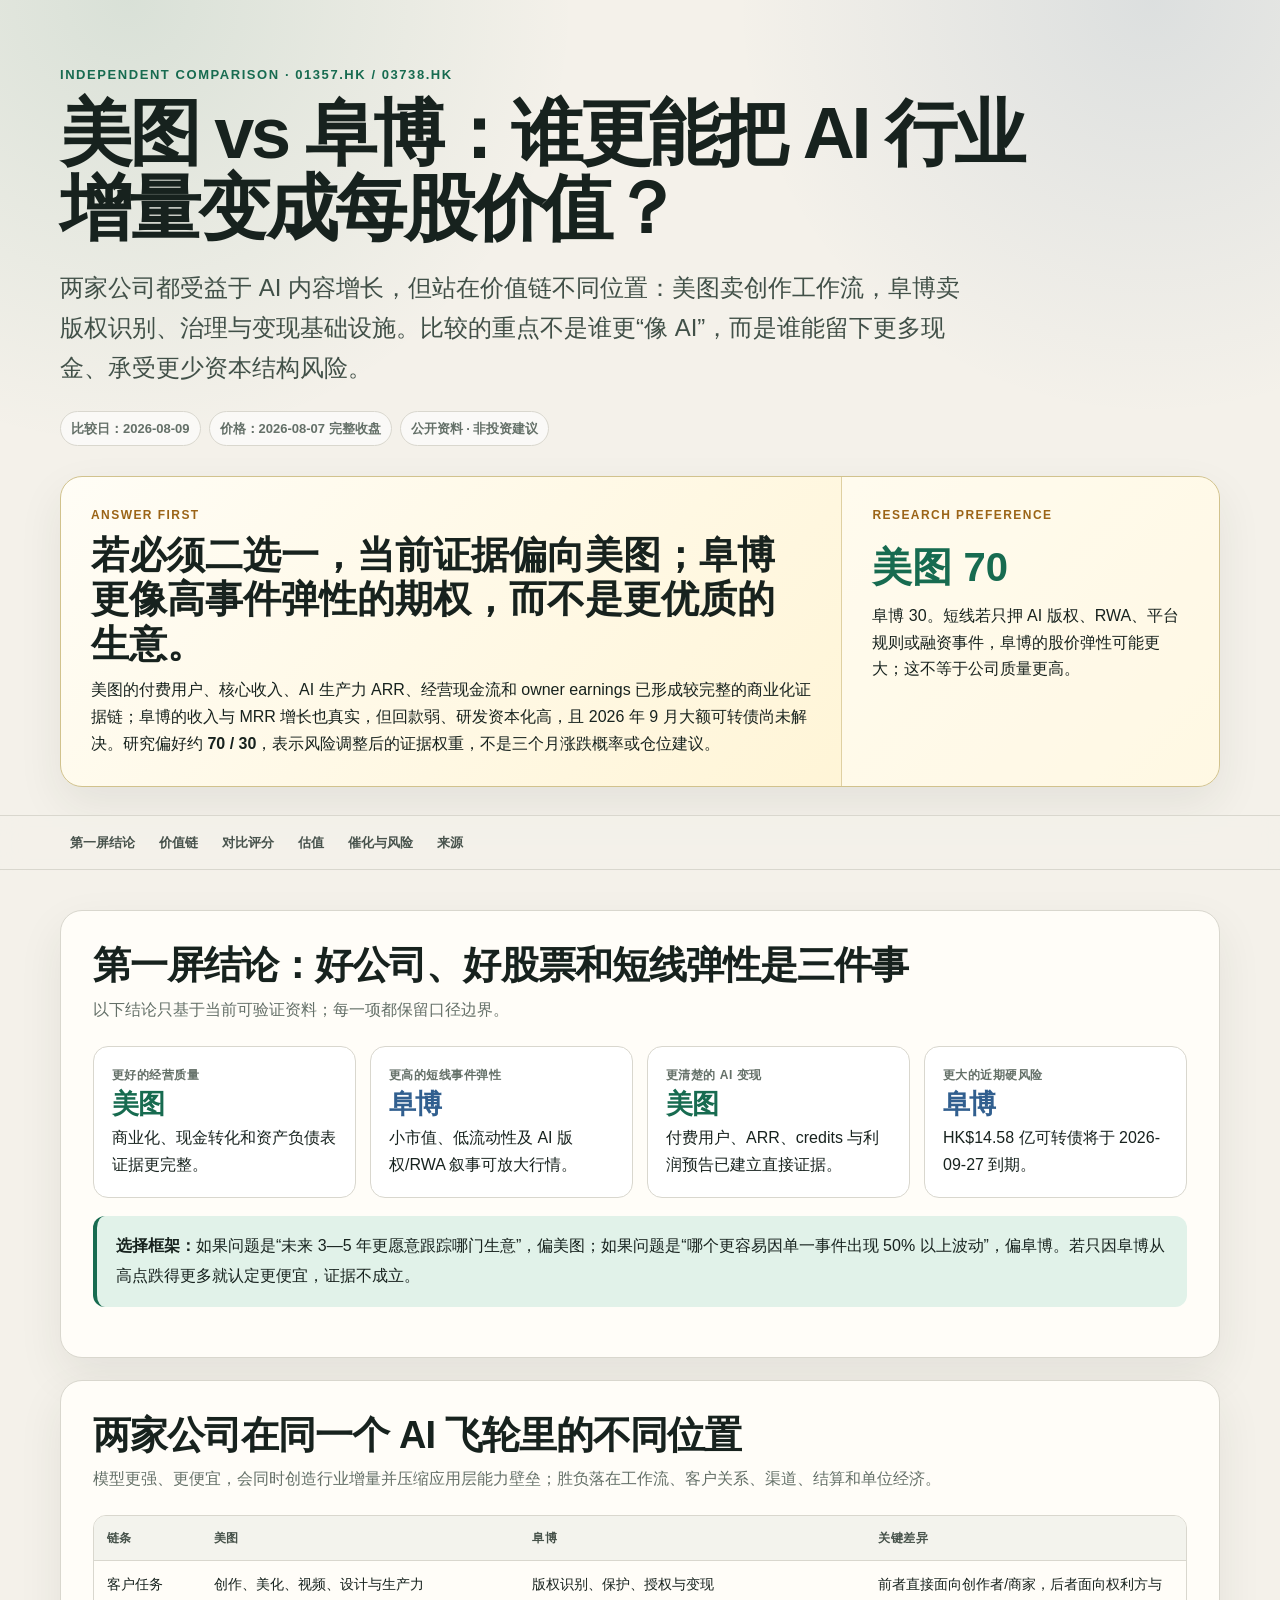
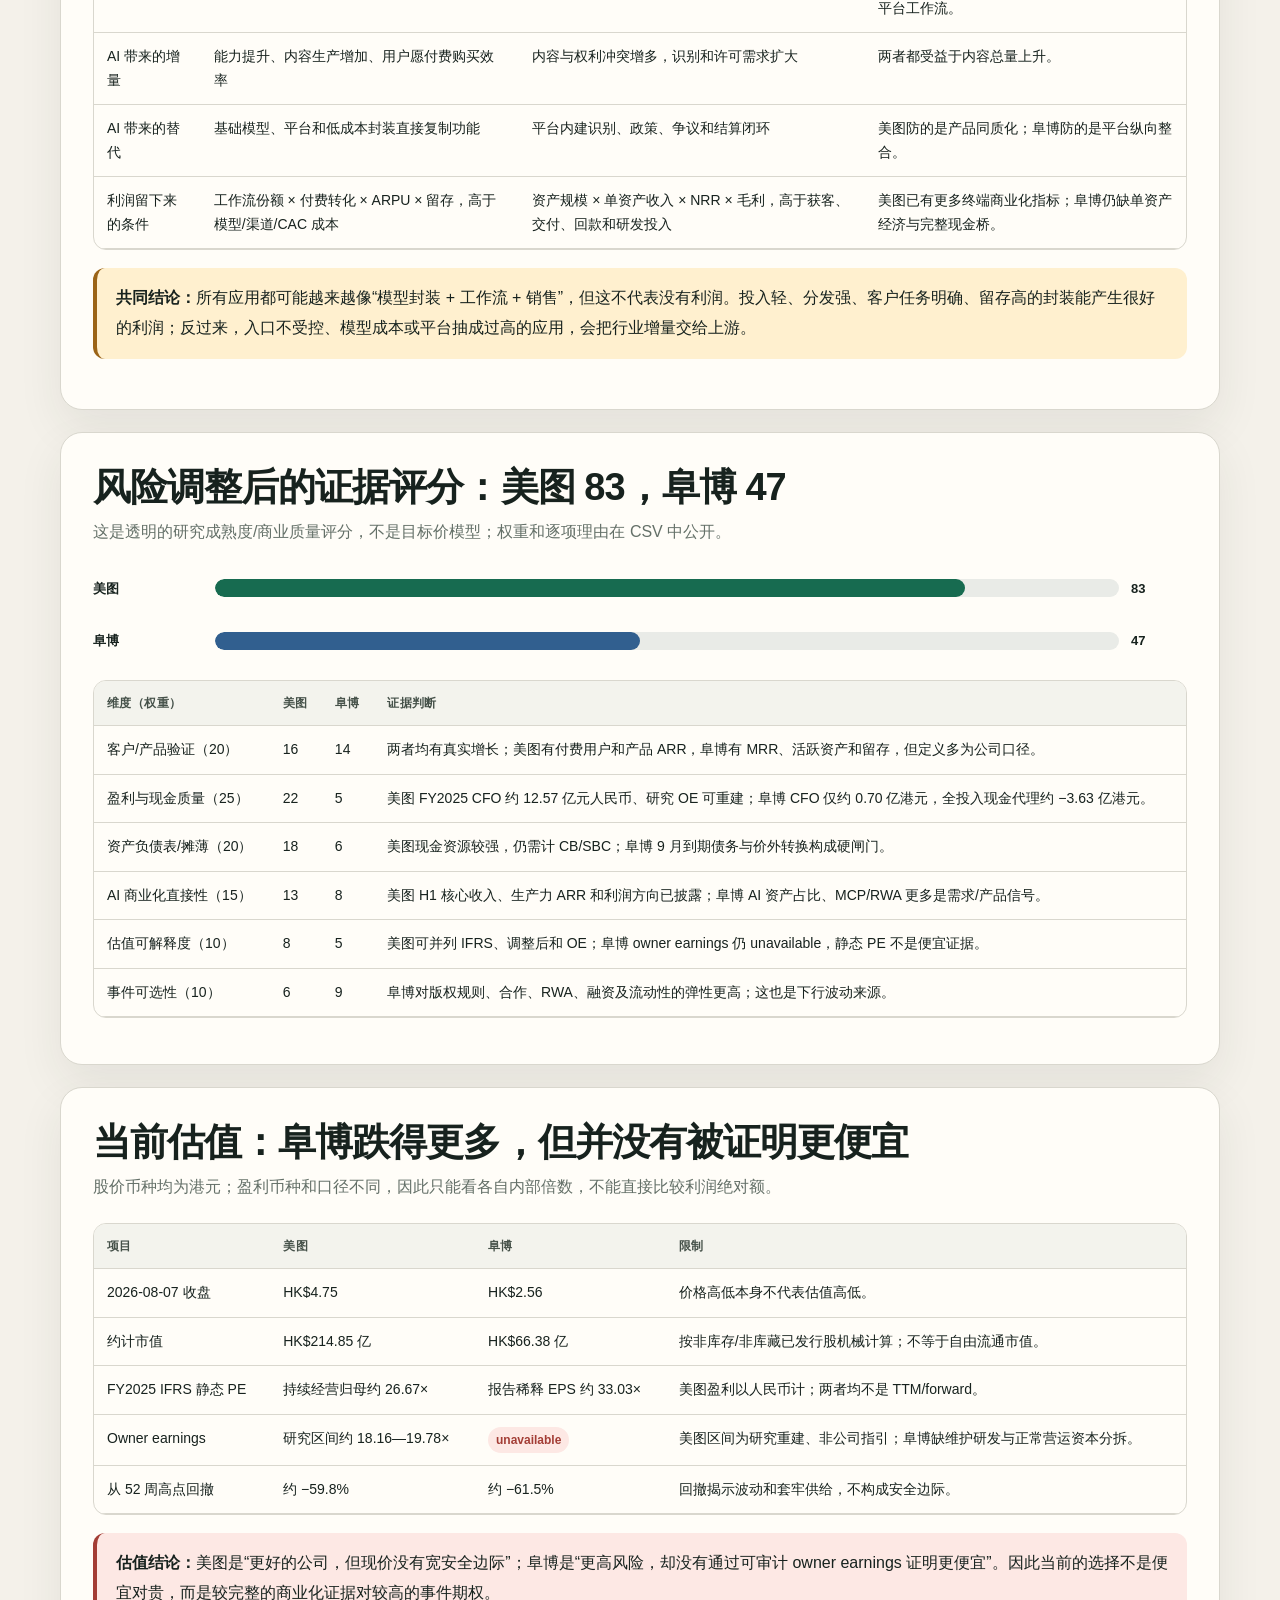
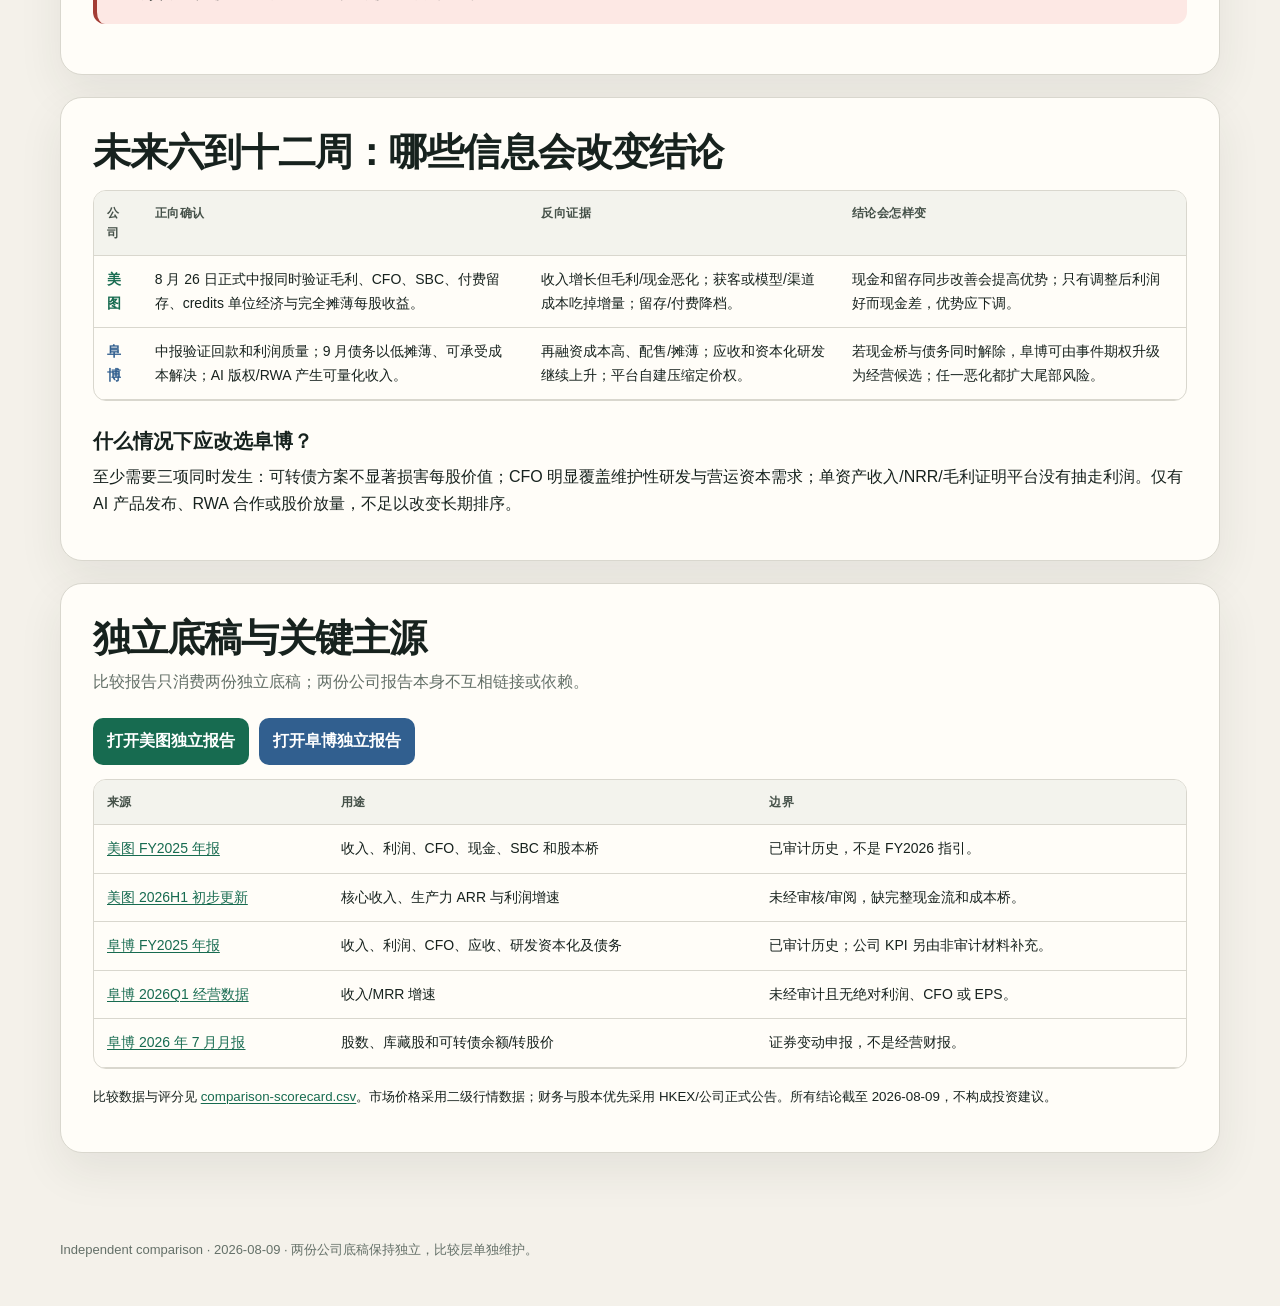
<file: docs/meitu-vs-vobile/report.html>
<!doctype html>
<html lang="zh-CN">
<head>
  <meta charset="utf-8">
  <meta name="viewport" content="width=device-width,initial-scale=1">
  <meta name="color-scheme" content="light">
  <title>美图 vs 阜博｜AI 应用与版权基础设施比较</title>
  <link rel="stylesheet" href="../company-report-theme.css">
  <style>
    :root { --meitu:#176b50; --vobile:#315f8f; }
    * { box-sizing:border-box; }
    body { margin:0; background:var(--bg); color:var(--ink); font-family:-apple-system,BlinkMacSystemFont,"Segoe UI","PingFang SC","Microsoft YaHei",sans-serif; line-height:1.68; }
    .wrap { width:min(1160px,calc(100% - 34px)); margin:0 auto; }
    .hero { padding:64px 0 28px; background:radial-gradient(circle at 10% 0,rgba(23,107,80,.12),transparent 28rem),radial-gradient(circle at 90% 0,rgba(49,95,143,.12),transparent 26rem); }
    .eyebrow { margin:0 0 10px; color:var(--green); font-size:13px; font-weight:850; letter-spacing:.12em; text-transform:uppercase; }
    h1 { max-width:980px; margin:0; font-size:clamp(40px,6vw,72px); line-height:1.04; letter-spacing:-.045em; }
    .dek { max-width:920px; margin:22px 0 0; color:#415048; font-size:clamp(18px,2.2vw,24px); }
    .meta { display:flex; flex-wrap:wrap; gap:8px; margin-top:22px; }
    .pill { padding:6px 10px; border:1px solid var(--line); border-radius:999px; background:rgba(255,255,255,.62); color:var(--muted); font-size:13px; }
    .verdict { display:grid; grid-template-columns:minmax(0,1.55fr) minmax(260px,.75fr); margin:30px 0 0; overflow:hidden; border:1px solid #d1c28d; border-radius:22px; background:linear-gradient(135deg,#fffdf6,#fff2cc); box-shadow:var(--shadow); }
    .verdict-main,.verdict-side { padding:28px 30px; }
    .verdict-side { border-left:1px solid #dfd0a2; background:rgba(255,255,255,.45); }
    .label { color:var(--amber); font-size:12px; font-weight:850; letter-spacing:.12em; text-transform:uppercase; }
    .verdict h2 { margin:7px 0 10px; font-size:clamp(26px,3vw,38px); line-height:1.18; }
    .score { margin:8px 0 2px; color:var(--green); font-size:40px; font-weight:900; }
    nav { position:sticky; top:0; z-index:10; overflow:auto; border-block:1px solid var(--line); background:rgba(244,241,234,.92); backdrop-filter:blur(12px); }
    nav .wrap { display:flex; gap:4px; padding:8px 0; }
    nav a { flex:none; padding:8px 10px; border-radius:8px; color:#48534d; font-size:13px; font-weight:750; text-decoration:none; }
    nav a:hover { background:#fff; color:var(--green); }
    main { padding:18px 0 86px; }
    section { scroll-margin-top:68px; margin-top:22px; padding:32px; border:1px solid var(--line); border-radius:22px; background:var(--paper); box-shadow:var(--shadow); }
    section h2 { margin:0 0 8px; font-size:clamp(27px,3vw,38px); line-height:1.2; }
    h3 { margin:27px 0 9px; }
    .sub { margin:0 0 22px; color:var(--muted); }
    .grid { display:grid; grid-template-columns:repeat(12,1fr); gap:14px; }
    .card { grid-column:span 3; padding:18px; border:1px solid var(--line); border-radius:15px; background:#fff; }
    .card.wide { grid-column:span 6; }
    .k { color:var(--muted); font-size:12px; font-weight:750; letter-spacing:.04em; }
    .v { margin:5px 0; font-size:27px; line-height:1.15; font-weight:870; }
    .meitu { color:var(--meitu); } .vobile { color:var(--vobile); }
    .table-wrap { overflow:auto; margin:14px 0; }
    table { width:100%; min-width:760px; border-collapse:collapse; }
    th,td { padding:12px 13px; border-bottom:1px solid var(--line); text-align:left; vertical-align:top; }
    th { color:#455149; font-size:12px; letter-spacing:.04em; }
    .bar-grid { display:grid; gap:11px; margin:18px 0; }
    .bar-row { display:grid; grid-template-columns:110px minmax(180px,1fr) 56px; gap:12px; align-items:center; }
    .bar-track { height:18px; border-radius:999px; background:#e9ebe7; overflow:hidden; }
    .bar-fill { height:100%; border-radius:999px; }
    .bar-fill.meitu-bg { background:var(--meitu); } .bar-fill.vobile-bg { background:var(--vobile); }
    .callout { margin:18px 0; padding:17px 19px; border-left:4px solid var(--amber); border-radius:12px; background:var(--amber-soft); }
    .callout.good { border-left-color:var(--green); background:var(--green-soft); }
    .callout.risk { border-left-color:var(--red); background:var(--red-soft); }
    .tag { display:inline-block; padding:3px 8px; border-radius:999px; font-size:12px; font-weight:800; }
    .tag.good { color:var(--green); background:var(--green-soft); } .tag.warn { color:var(--amber); background:var(--amber-soft); } .tag.bad { color:var(--red); background:var(--red-soft); }
    .links { display:flex; flex-wrap:wrap; gap:10px; margin-top:16px; }
    .button { display:inline-flex; padding:10px 14px; border-radius:10px; background:var(--green); color:white; font-weight:800; text-decoration:none; }
    .button.secondary { background:var(--vobile); }
    footer { padding:0 0 45px; color:var(--muted); font-size:13px; }
    a { color:var(--green); text-underline-offset:.16em; overflow-wrap:anywhere; }
    @media(max-width:820px){ .verdict{grid-template-columns:1fr}.verdict-side{border-left:0;border-top:1px solid #dfd0a2}.card{grid-column:span 6} }
    @media(max-width:560px){ .wrap{width:min(100% - 22px,1160px)}section{padding:23px 17px}.card,.card.wide{grid-column:span 12}.bar-row{grid-template-columns:80px minmax(100px,1fr) 44px;gap:7px;font-size:13px} }
  </style>
</head>
<body data-template="company-comparison-publication-v1">
<header class="hero">
  <div class="wrap">
    <p class="eyebrow">Independent comparison · 01357.HK / 03738.HK</p>
    <h1>美图 vs 阜博：谁更能把 AI 行业增量变成每股价值？</h1>
    <p class="dek">两家公司都受益于 AI 内容增长，但站在价值链不同位置：美图卖创作工作流，阜博卖版权识别、治理与变现基础设施。比较的重点不是谁更“像 AI”，而是谁能留下更多现金、承受更少资本结构风险。</p>
    <div class="meta"><span class="pill">比较日：2026-08-09</span><span class="pill">价格：2026-08-07 完整收盘</span><span class="pill">公开资料 · 非投资建议</span></div>
    <div class="verdict">
      <div class="verdict-main">
        <div class="label">Answer first</div>
        <h2>若必须二选一，当前证据偏向美图；阜博更像高事件弹性的期权，而不是更优质的生意。</h2>
        <p>美图的付费用户、核心收入、AI 生产力 ARR、经营现金流和 owner earnings 已形成较完整的商业化证据链；阜博的收入与 MRR 增长也真实，但回款弱、研发资本化高，且 2026 年 9 月大额可转债尚未解决。研究偏好约 <strong>70 / 30</strong>，表示风险调整后的证据权重，不是三个月涨跌概率或仓位建议。</p>
      </div>
      <div class="verdict-side">
        <div class="label">Research preference</div>
        <div class="score">美图 70</div>
        <p>阜博 30。短线若只押 AI 版权、RWA、平台规则或融资事件，阜博的股价弹性可能更大；这不等于公司质量更高。</p>
      </div>
    </div>
  </div>
</header>
<nav><div class="wrap"><a href="#answer">第一屏结论</a><a href="#mechanism">价值链</a><a href="#scorecard">对比评分</a><a href="#valuation">估值</a><a href="#catalysts">催化与风险</a><a href="#sources">来源</a></div></nav>
<main class="wrap">
  <section id="answer">
    <h2>第一屏结论：好公司、好股票和短线弹性是三件事</h2>
    <p class="sub">以下结论只基于当前可验证资料；每一项都保留口径边界。</p>
    <div class="grid">
      <div class="card"><div class="k">更好的经营质量</div><div class="v meitu">美图</div><div>商业化、现金转化和资产负债表证据更完整。</div></div>
      <div class="card"><div class="k">更高的短线事件弹性</div><div class="v vobile">阜博</div><div>小市值、低流动性及 AI 版权/RWA 叙事可放大行情。</div></div>
      <div class="card"><div class="k">更清楚的 AI 变现</div><div class="v meitu">美图</div><div>付费用户、ARR、credits 与利润预告已建立直接证据。</div></div>
      <div class="card"><div class="k">更大的近期硬风险</div><div class="v vobile">阜博</div><div>HK$14.58 亿可转债将于 2026-09-27 到期。</div></div>
    </div>
    <div class="callout good"><strong>选择框架：</strong>如果问题是“未来 3—5 年更愿意跟踪哪门生意”，偏美图；如果问题是“哪个更容易因单一事件出现 50% 以上波动”，偏阜博。若只因阜博从高点跌得更多就认定更便宜，证据不成立。</div>
  </section>

  <section id="mechanism">
    <h2>两家公司在同一个 AI 飞轮里的不同位置</h2>
    <p class="sub">模型更强、更便宜，会同时创造行业增量并压缩应用层能力壁垒；胜负落在工作流、客户关系、渠道、结算和单位经济。</p>
    <div class="table-wrap"><table><thead><tr><th>链条</th><th>美图</th><th>阜博</th><th>关键差异</th></tr></thead><tbody>
      <tr><td>客户任务</td><td>创作、美化、视频、设计与生产力</td><td>版权识别、保护、授权与变现</td><td>前者直接面向创作者/商家，后者面向权利方与平台工作流。</td></tr>
      <tr><td>AI 带来的增量</td><td>能力提升、内容生产增加、用户愿付费购买效率</td><td>内容与权利冲突增多，识别和许可需求扩大</td><td>两者都受益于内容总量上升。</td></tr>
      <tr><td>AI 带来的替代</td><td>基础模型、平台和低成本封装直接复制功能</td><td>平台内建识别、政策、争议和结算闭环</td><td>美图防的是产品同质化；阜博防的是平台纵向整合。</td></tr>
      <tr><td>利润留下来的条件</td><td>工作流份额 × 付费转化 × ARPU × 留存，高于模型/渠道/CAC 成本</td><td>资产规模 × 单资产收入 × NRR × 毛利，高于获客、交付、回款和研发投入</td><td>美图已有更多终端商业化指标；阜博仍缺单资产经济与完整现金桥。</td></tr>
    </tbody></table></div>
    <div class="callout"><strong>共同结论：</strong>所有应用都可能越来越像“模型封装 + 工作流 + 销售”，但这不代表没有利润。投入轻、分发强、客户任务明确、留存高的封装能产生很好的利润；反过来，入口不受控、模型成本或平台抽成过高的应用，会把行业增量交给上游。</div>
  </section>

  <section id="scorecard">
    <h2>风险调整后的证据评分：美图 83，阜博 47</h2>
    <p class="sub">这是透明的研究成熟度/商业质量评分，不是目标价模型；权重和逐项理由在 CSV 中公开。</p>
    <div class="bar-grid" aria-label="两家公司证据评分">
      <div class="bar-row"><strong>美图</strong><div class="bar-track"><div class="bar-fill meitu-bg" style="width:83%"></div></div><strong>83</strong></div>
      <div class="bar-row"><strong>阜博</strong><div class="bar-track"><div class="bar-fill vobile-bg" style="width:47%"></div></div><strong>47</strong></div>
    </div>
    <div class="table-wrap"><table><thead><tr><th>维度（权重）</th><th>美图</th><th>阜博</th><th>证据判断</th></tr></thead><tbody>
      <tr><td>客户/产品验证（20）</td><td>16</td><td>14</td><td>两者均有真实增长；美图有付费用户和产品 ARR，阜博有 MRR、活跃资产和留存，但定义多为公司口径。</td></tr>
      <tr><td>盈利与现金质量（25）</td><td>22</td><td>5</td><td>美图 FY2025 CFO 约 12.57 亿元人民币、研究 OE 可重建；阜博 CFO 仅约 0.70 亿港元，全投入现金代理约 −3.63 亿港元。</td></tr>
      <tr><td>资产负债表/摊薄（20）</td><td>18</td><td>6</td><td>美图现金资源较强，仍需计 CB/SBC；阜博 9 月到期债务与价外转换构成硬闸门。</td></tr>
      <tr><td>AI 商业化直接性（15）</td><td>13</td><td>8</td><td>美图 H1 核心收入、生产力 ARR 和利润方向已披露；阜博 AI 资产占比、MCP/RWA 更多是需求/产品信号。</td></tr>
      <tr><td>估值可解释度（10）</td><td>8</td><td>5</td><td>美图可并列 IFRS、调整后和 OE；阜博 owner earnings 仍 unavailable，静态 PE 不是便宜证据。</td></tr>
      <tr><td>事件可选性（10）</td><td>6</td><td>9</td><td>阜博对版权规则、合作、RWA、融资及流动性的弹性更高；这也是下行波动来源。</td></tr>
    </tbody></table></div>
  </section>

  <section id="valuation">
    <h2>当前估值：阜博跌得更多，但并没有被证明更便宜</h2>
    <p class="sub">股价币种均为港元；盈利币种和口径不同，因此只能看各自内部倍数，不能直接比较利润绝对额。</p>
    <div class="table-wrap"><table><thead><tr><th>项目</th><th>美图</th><th>阜博</th><th>限制</th></tr></thead><tbody>
      <tr><td>2026-08-07 收盘</td><td>HK$4.75</td><td>HK$2.56</td><td>价格高低本身不代表估值高低。</td></tr>
      <tr><td>约计市值</td><td>HK$214.85 亿</td><td>HK$66.38 亿</td><td>按非库存/非库藏已发行股机械计算；不等于自由流通市值。</td></tr>
      <tr><td>FY2025 IFRS 静态 PE</td><td>持续经营归母约 26.67×</td><td>报告稀释 EPS 约 33.03×</td><td>美图盈利以人民币计；两者均不是 TTM/forward。</td></tr>
      <tr><td>Owner earnings</td><td>研究区间约 18.16—19.78×</td><td><span class="tag bad">unavailable</span></td><td>美图区间为研究重建、非公司指引；阜博缺维护研发与正常营运资本分拆。</td></tr>
      <tr><td>从 52 周高点回撤</td><td>约 −59.8%</td><td>约 −61.5%</td><td>回撤揭示波动和套牢供给，不构成安全边际。</td></tr>
    </tbody></table></div>
    <div class="callout risk"><strong>估值结论：</strong>美图是“更好的公司，但现价没有宽安全边际”；阜博是“更高风险，却没有通过可审计 owner earnings 证明更便宜”。因此当前的选择不是便宜对贵，而是较完整的商业化证据对较高的事件期权。</div>
  </section>

  <section id="catalysts">
    <h2>未来六到十二周：哪些信息会改变结论</h2>
    <div class="table-wrap"><table><thead><tr><th>公司</th><th>正向确认</th><th>反向证据</th><th>结论会怎样变</th></tr></thead><tbody>
      <tr><td><strong class="meitu">美图</strong></td><td>8 月 26 日正式中报同时验证毛利、CFO、SBC、付费留存、credits 单位经济与完全摊薄每股收益。</td><td>收入增长但毛利/现金恶化；获客或模型/渠道成本吃掉增量；留存/付费降档。</td><td>现金和留存同步改善会提高优势；只有调整后利润好而现金差，优势应下调。</td></tr>
      <tr><td><strong class="vobile">阜博</strong></td><td>中报验证回款和利润质量；9 月债务以低摊薄、可承受成本解决；AI 版权/RWA 产生可量化收入。</td><td>再融资成本高、配售/摊薄；应收和资本化研发继续上升；平台自建压缩定价权。</td><td>若现金桥与债务同时解除，阜博可由事件期权升级为经营候选；任一恶化都扩大尾部风险。</td></tr>
    </tbody></table></div>
    <h3>什么情况下应改选阜博？</h3>
    <p>至少需要三项同时发生：可转债方案不显著损害每股价值；CFO 明显覆盖维护性研发与营运资本需求；单资产收入/NRR/毛利证明平台没有抽走利润。仅有 AI 产品发布、RWA 合作或股价放量，不足以改变长期排序。</p>
  </section>

  <section id="sources">
    <h2>独立底稿与关键主源</h2>
    <p class="sub">比较报告只消费两份独立底稿；两份公司报告本身不互相链接或依赖。</p>
    <div class="links"><a class="button" href="../meitu-01357-hk/report.html">打开美图独立报告</a><a class="button secondary" href="../fubo-group-03738-hk/report.html">打开阜博独立报告</a></div>
    <div class="table-wrap"><table><thead><tr><th>来源</th><th>用途</th><th>边界</th></tr></thead><tbody>
      <tr><td><a href="https://www1.hkexnews.hk/listedco/listconews/sehk/2026/0427/2026042702560.pdf">美图 FY2025 年报</a></td><td>收入、利润、CFO、现金、SBC 和股本桥</td><td>已审计历史，不是 FY2026 指引。</td></tr>
      <tr><td><a href="https://www1.hkexnews.hk/listedco/listconews/sehk/2026/0730/2026073001140.pdf">美图 2026H1 初步更新</a></td><td>核心收入、生产力 ARR 与利润增速</td><td>未经审核/审阅，缺完整现金流和成本桥。</td></tr>
      <tr><td><a href="https://www1.hkexnews.hk/listedco/listconews/sehk/2026/0430/2026043003894.pdf">阜博 FY2025 年报</a></td><td>收入、利润、CFO、应收、研发资本化及债务</td><td>已审计历史；公司 KPI 另由非审计材料补充。</td></tr>
      <tr><td><a href="https://www1.hkexnews.hk/listedco/listconews/sehk/2026/0519/2026051900384.pdf">阜博 2026Q1 经营数据</a></td><td>收入/MRR 增速</td><td>未经审计且无绝对利润、CFO 或 EPS。</td></tr>
      <tr><td><a href="https://www1.hkexnews.hk/listedco/listconews/sehk/2026/0806/2026080602043.pdf">阜博 2026 年 7 月月报</a></td><td>股数、库藏股和可转债余额/转股价</td><td>证券变动申报，不是经营财报。</td></tr>
    </tbody></table></div>
    <p><small>比较数据与评分见 <a href="data/comparison-scorecard.csv">comparison-scorecard.csv</a>。市场价格采用二级行情数据；财务与股本优先采用 HKEX/公司正式公告。所有结论截至 2026-08-09，不构成投资建议。</small></p>
  </section>
</main>
<footer><div class="wrap">Independent comparison · 2026-08-09 · 两份公司底稿保持独立，比较层单独维护。</div></footer>
</body>
</html>
</file>
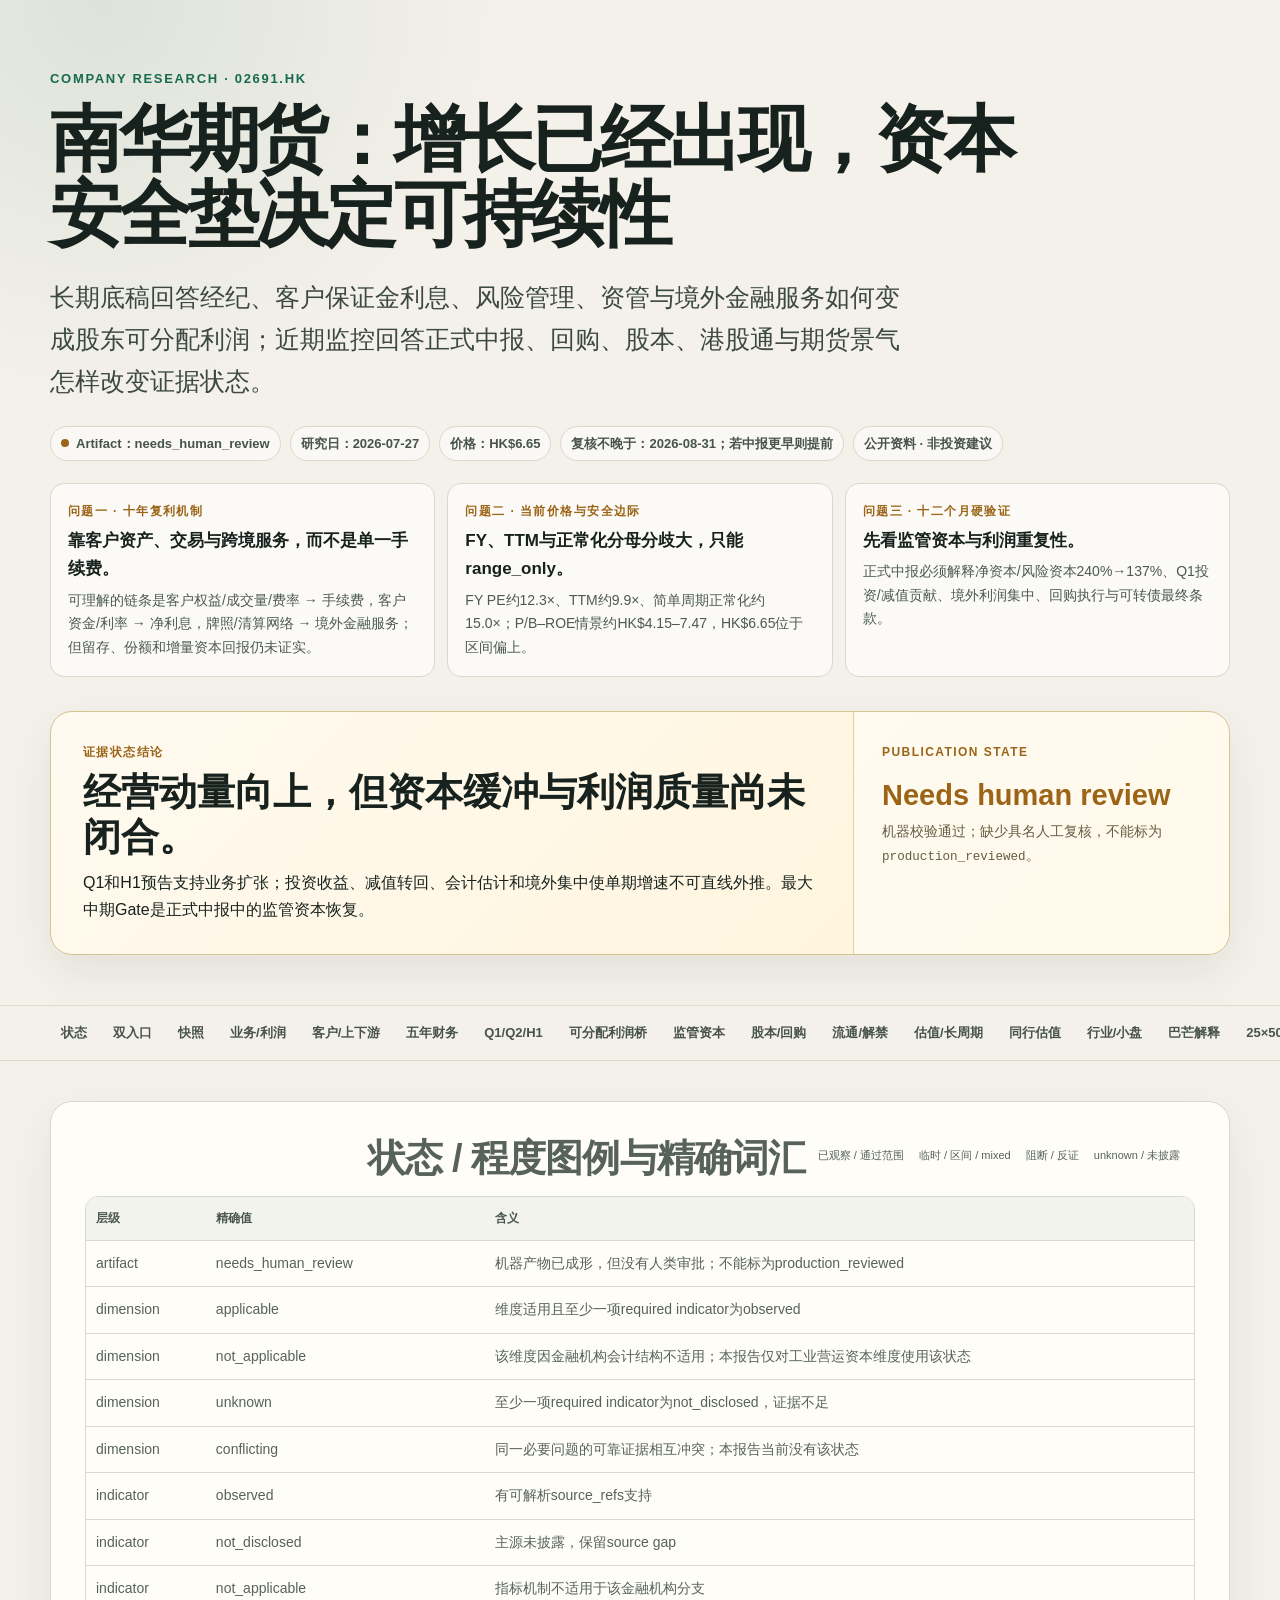
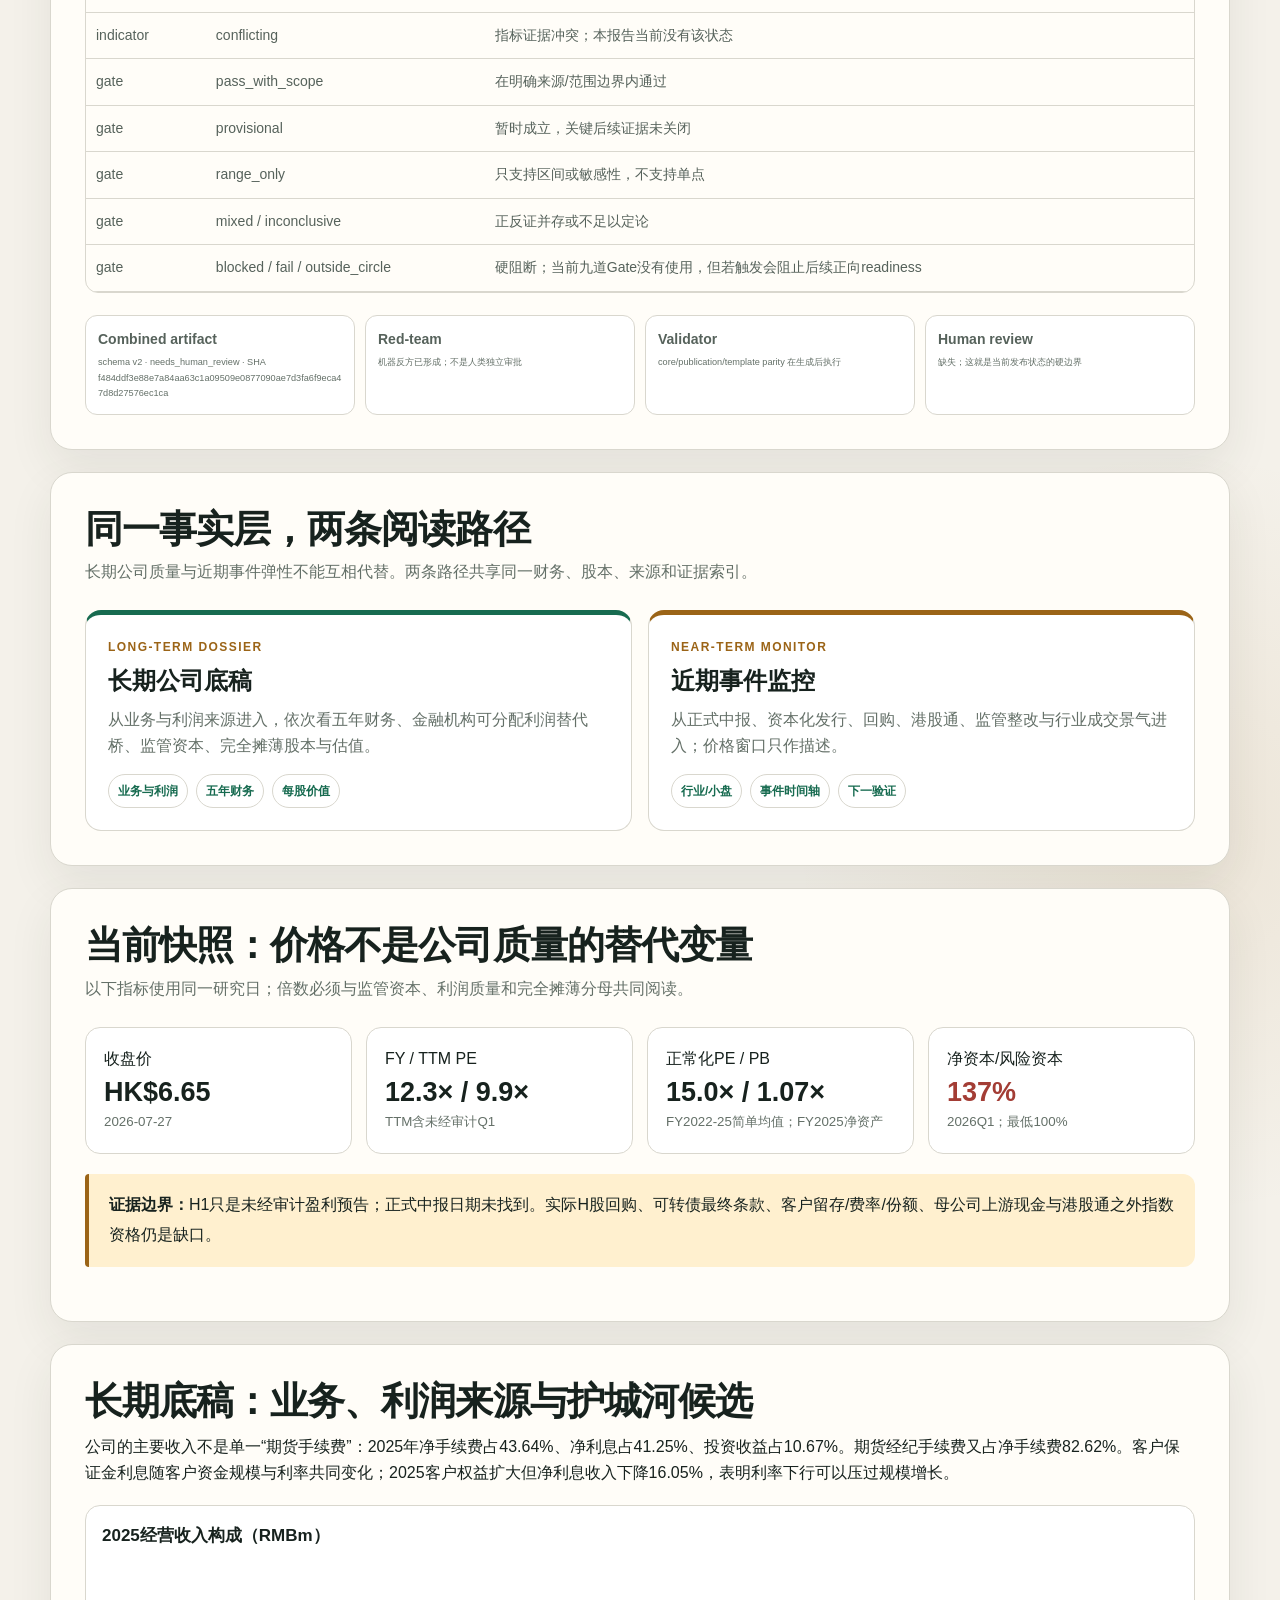
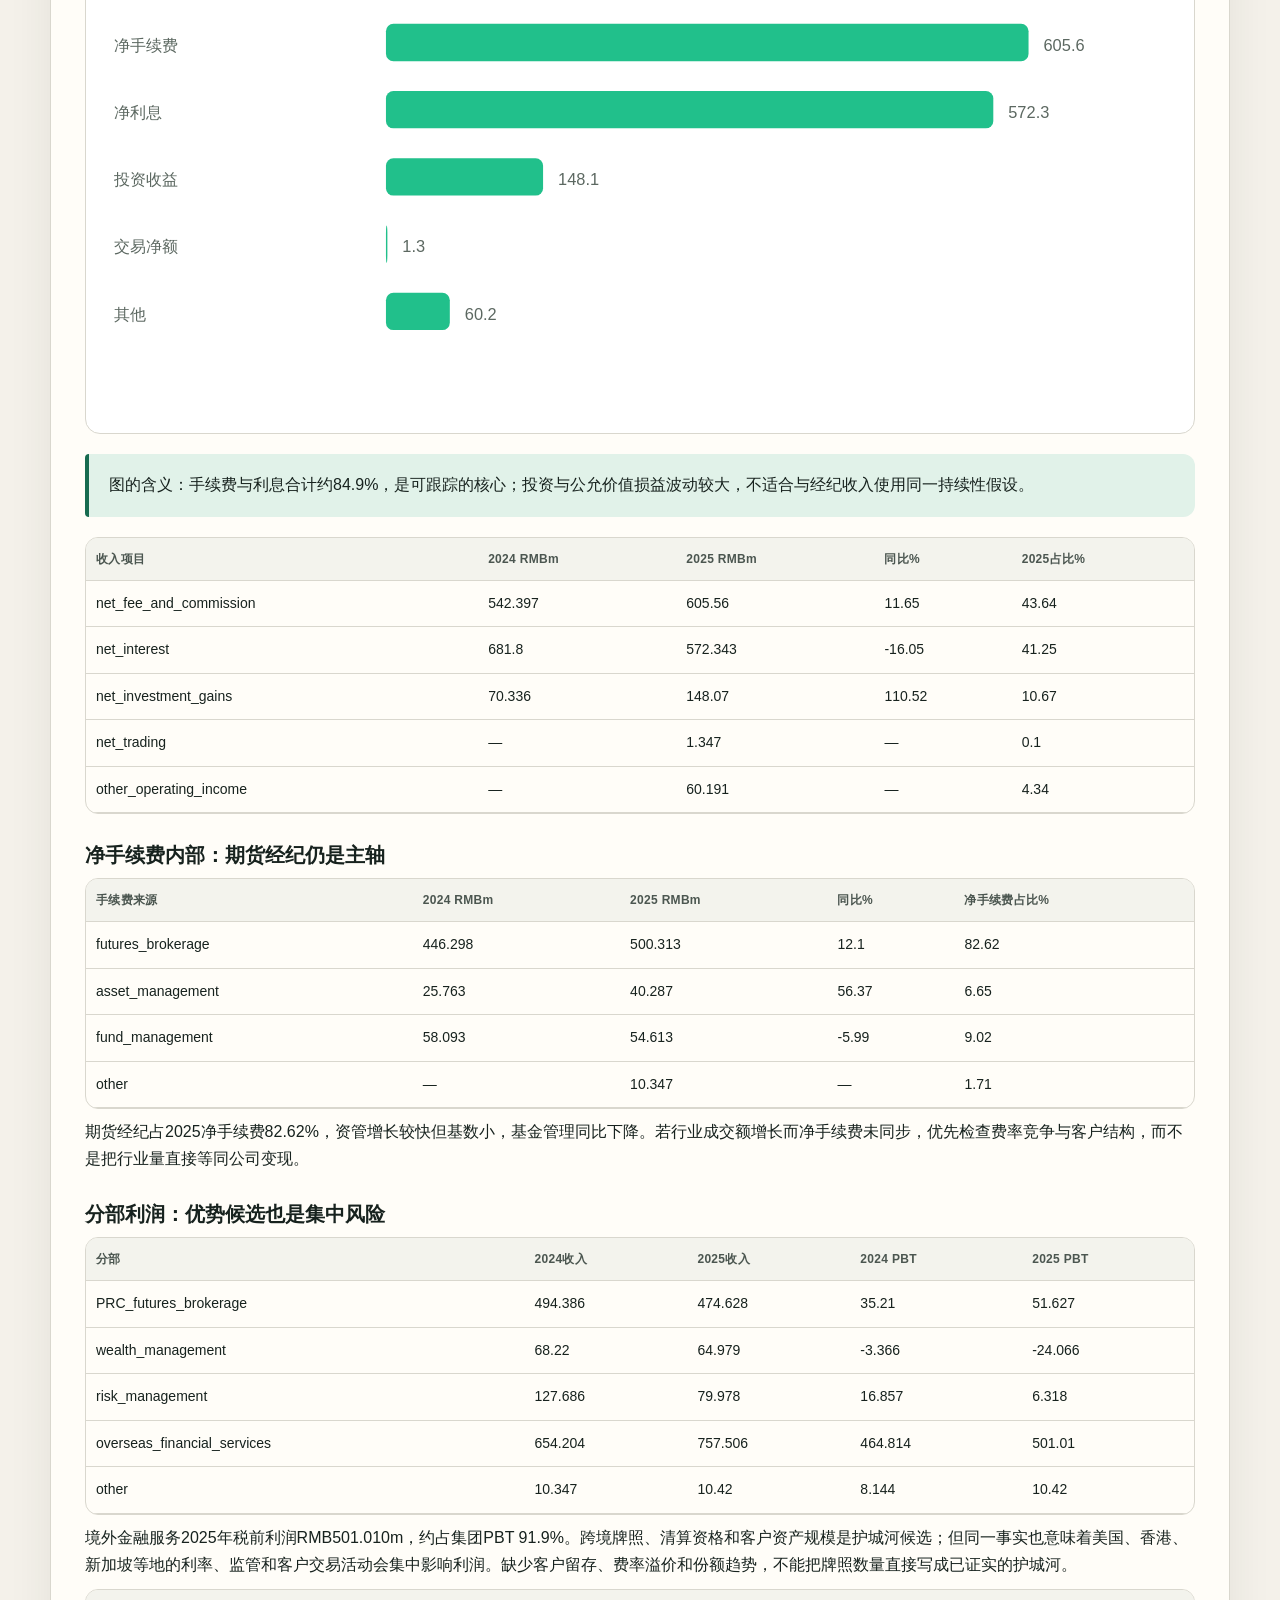
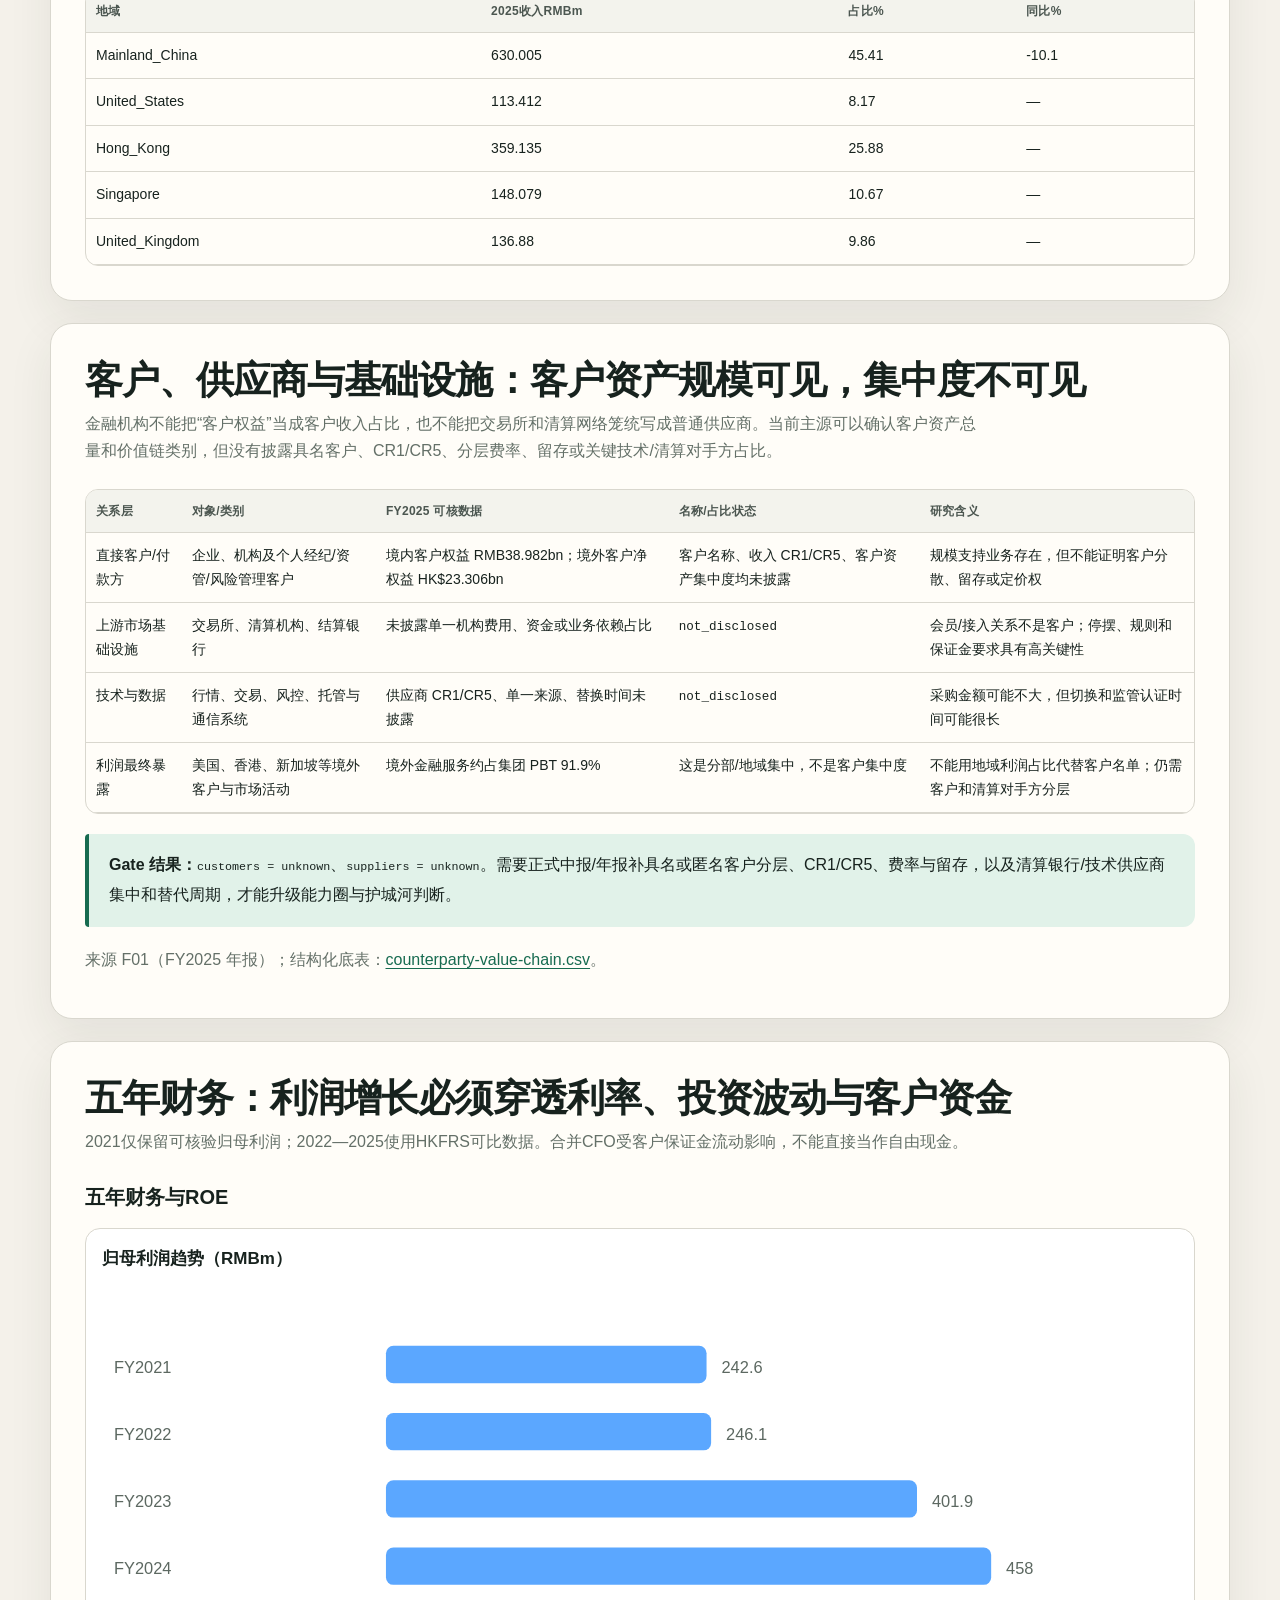
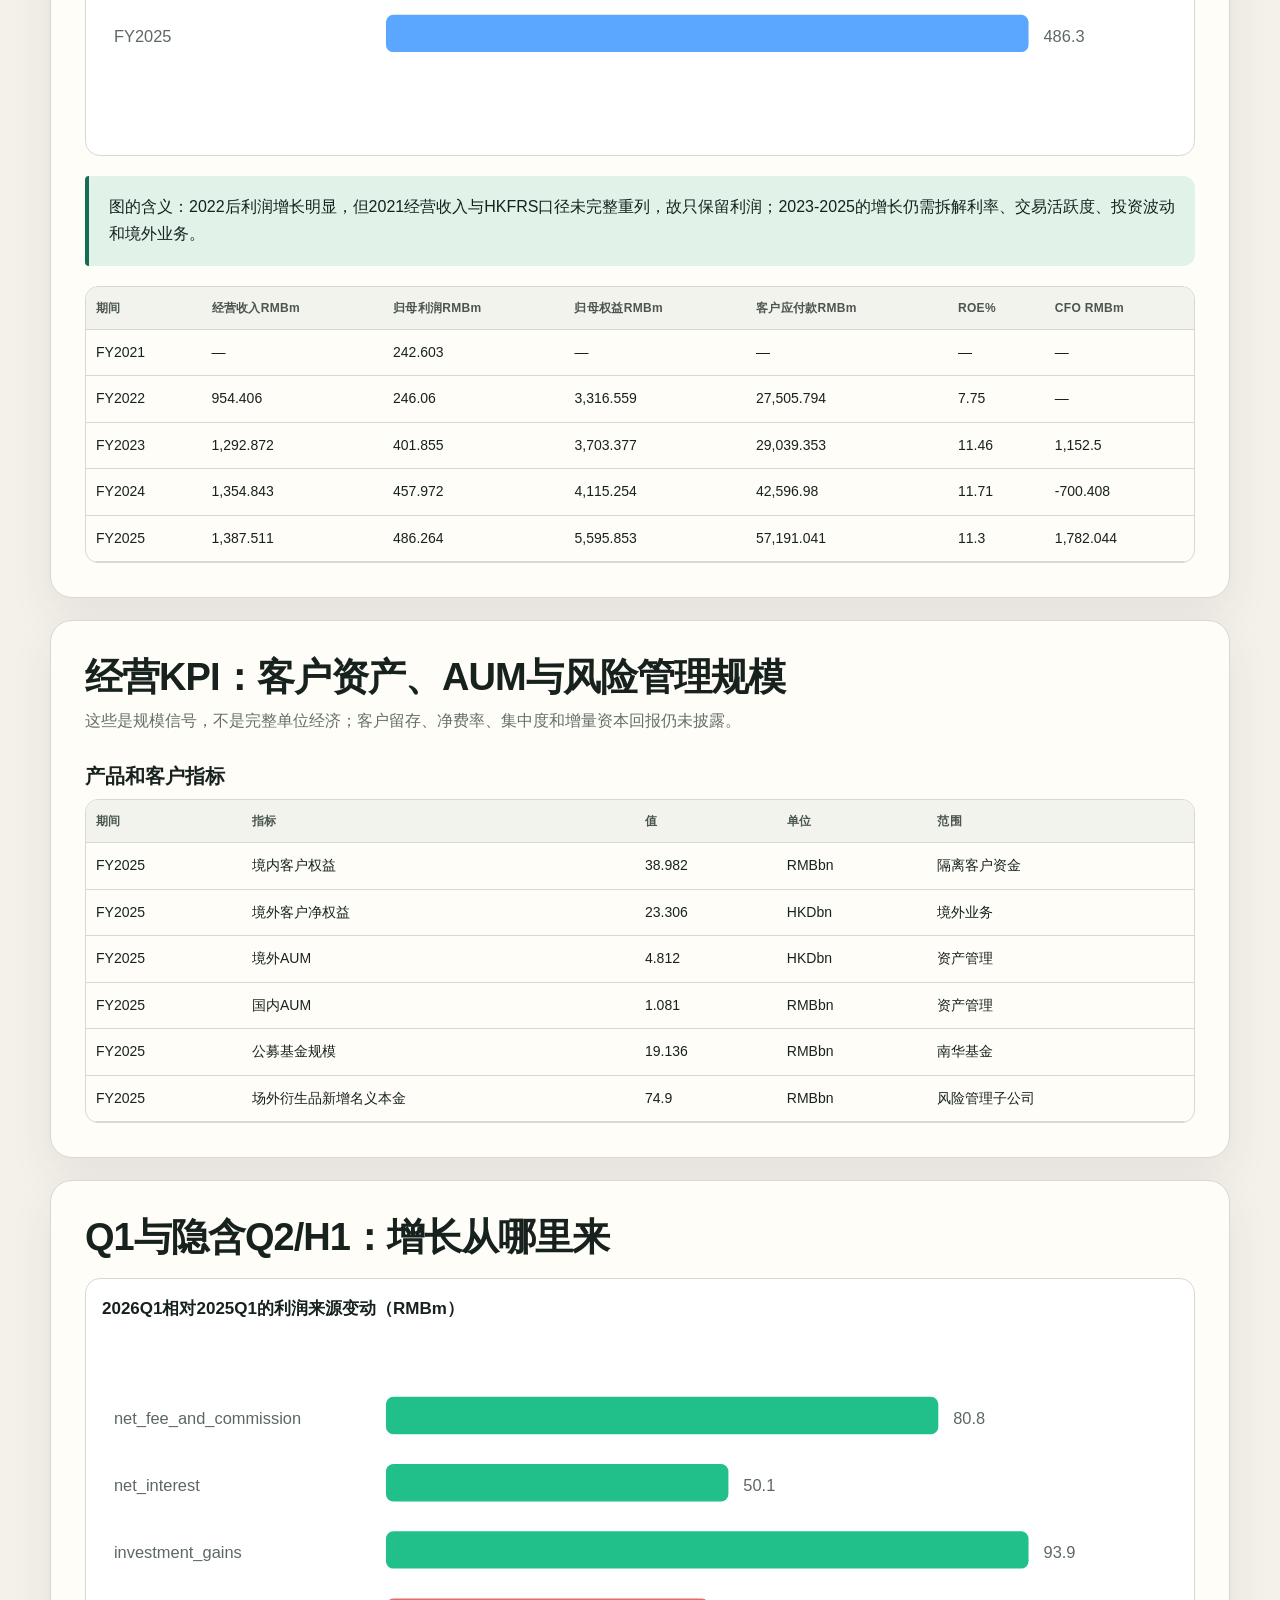
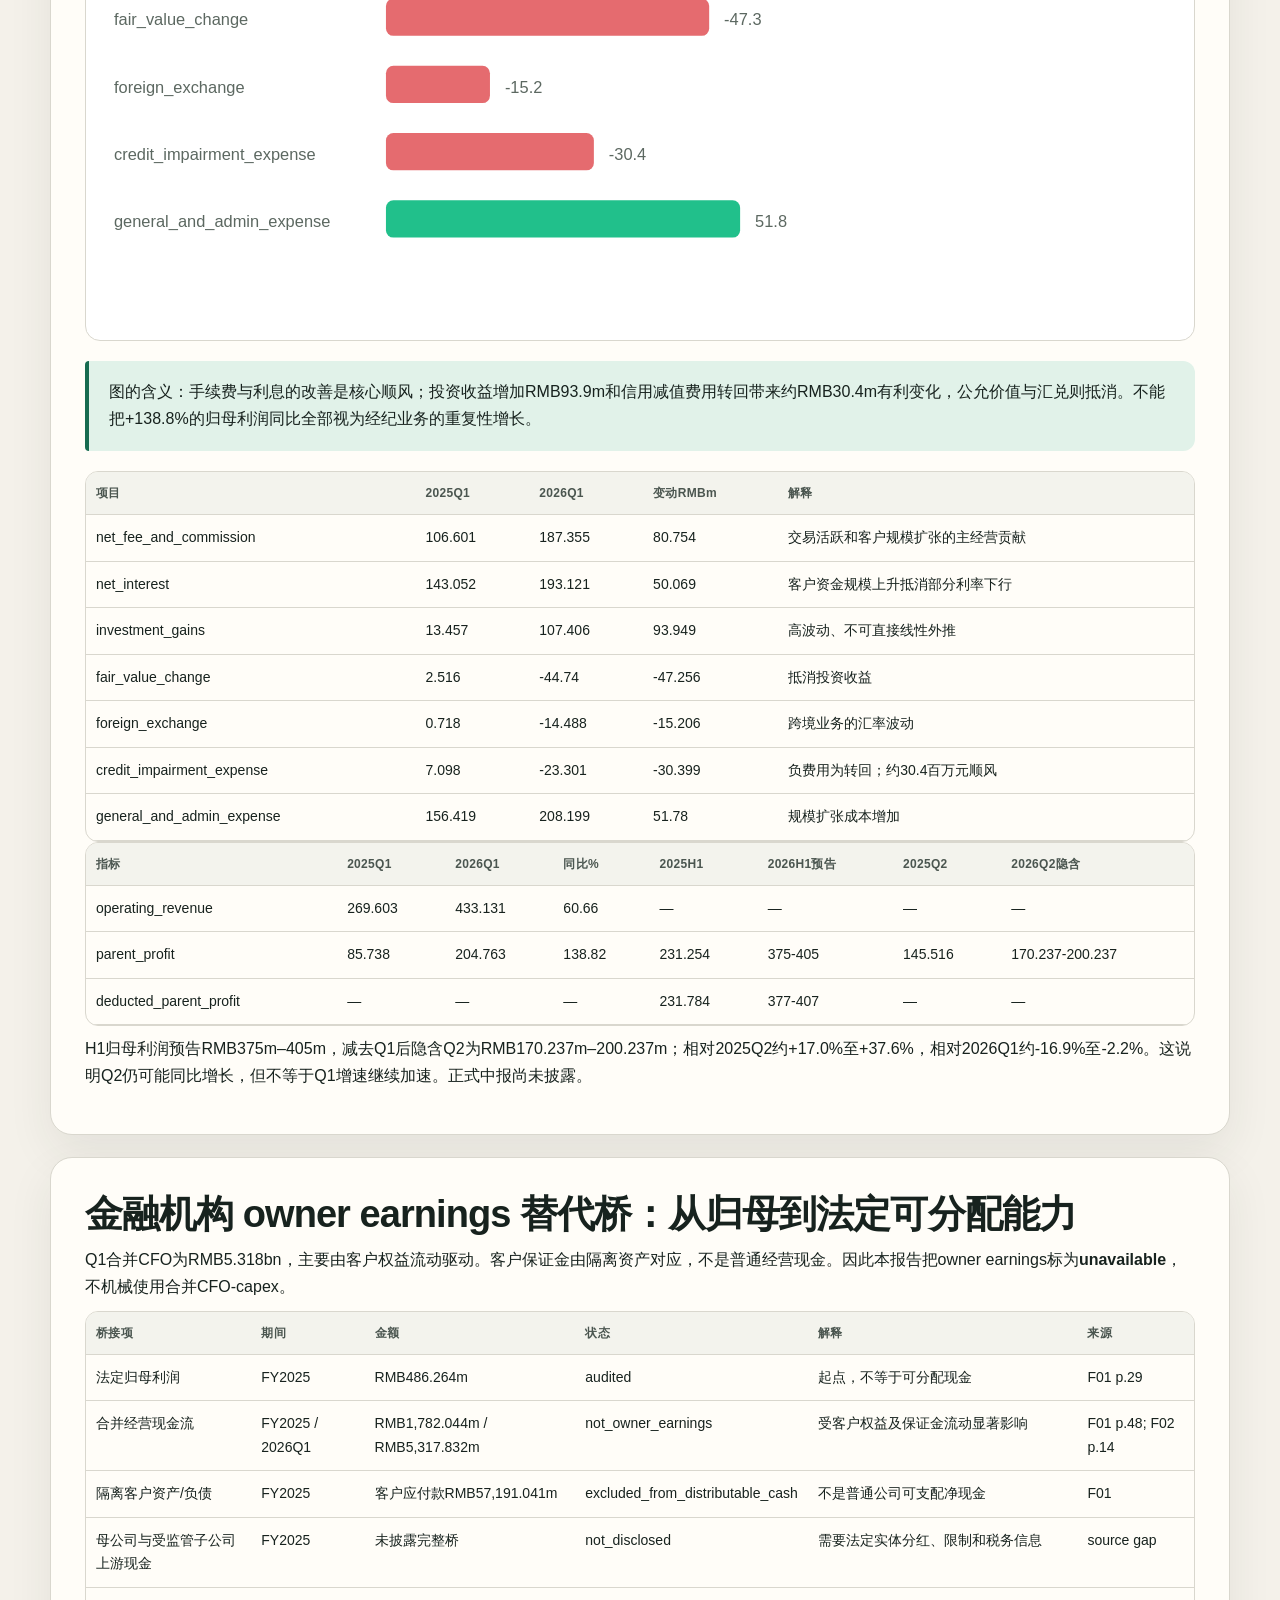
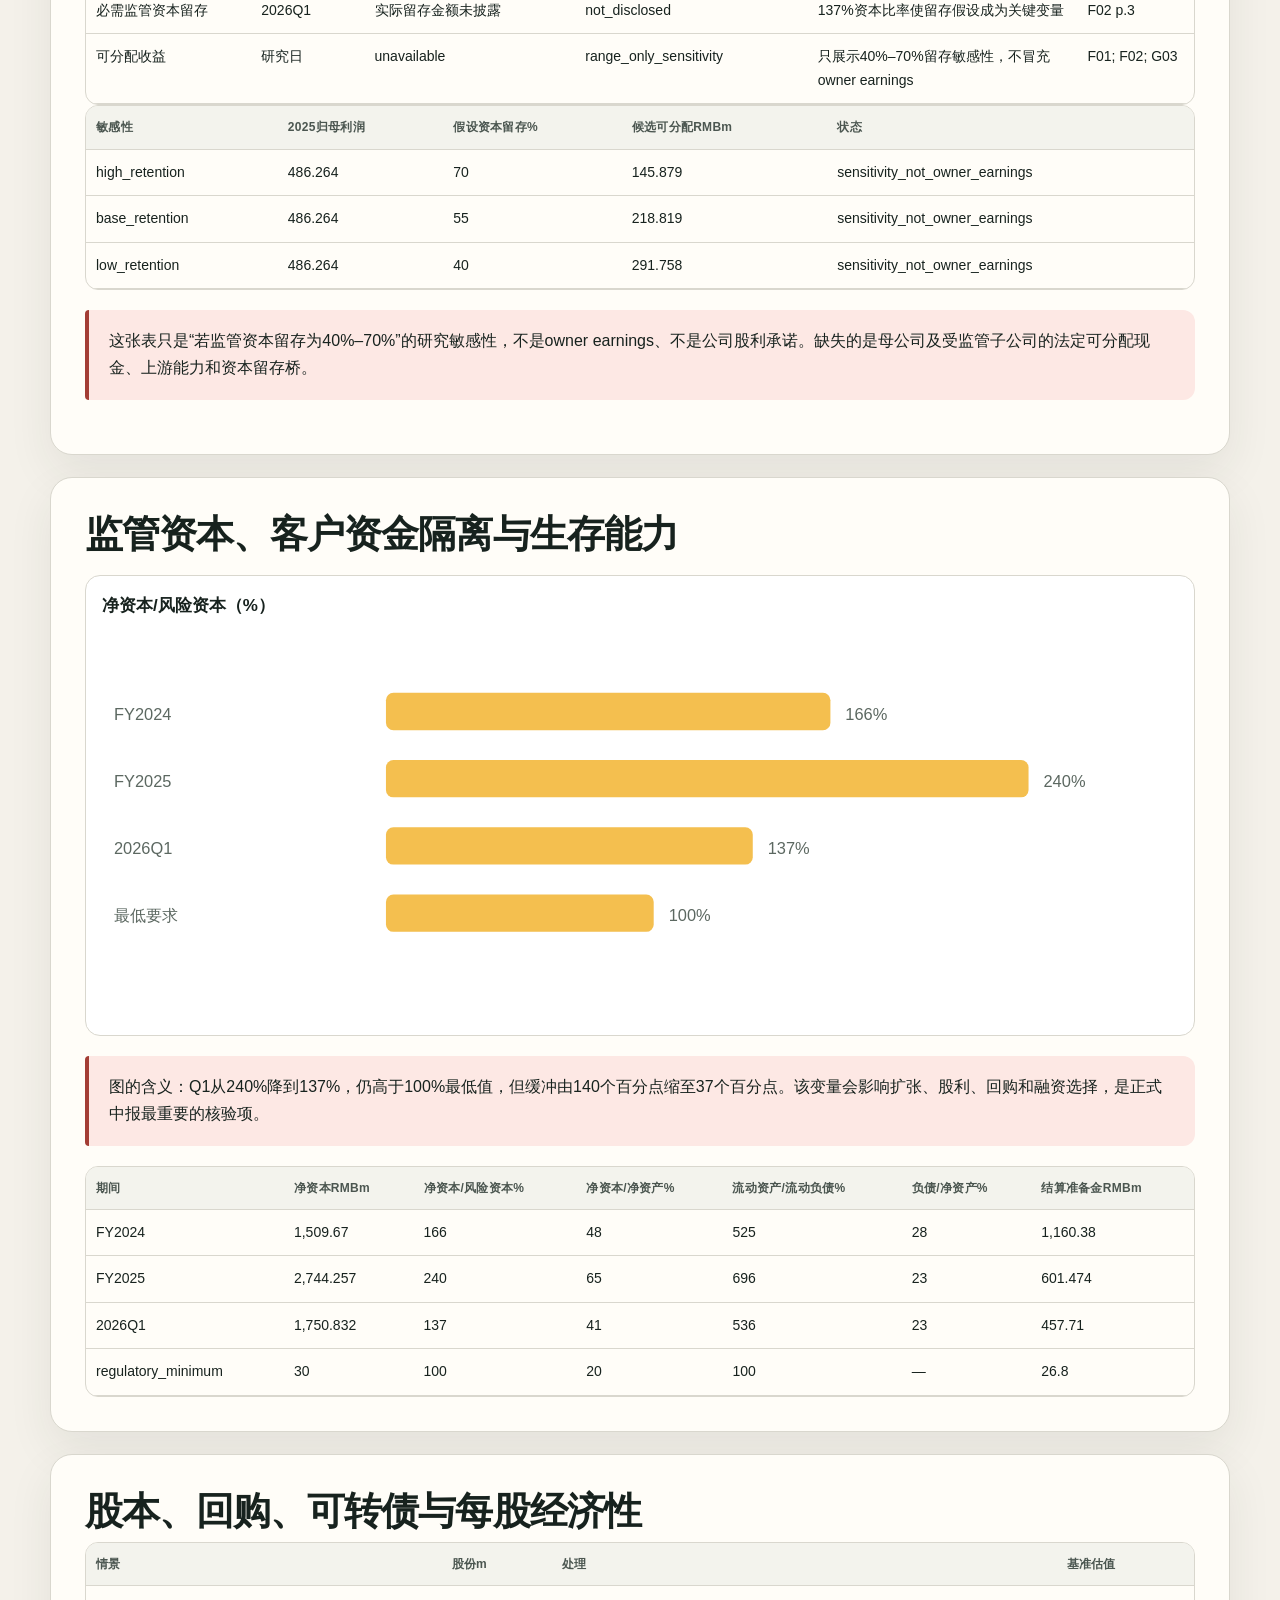
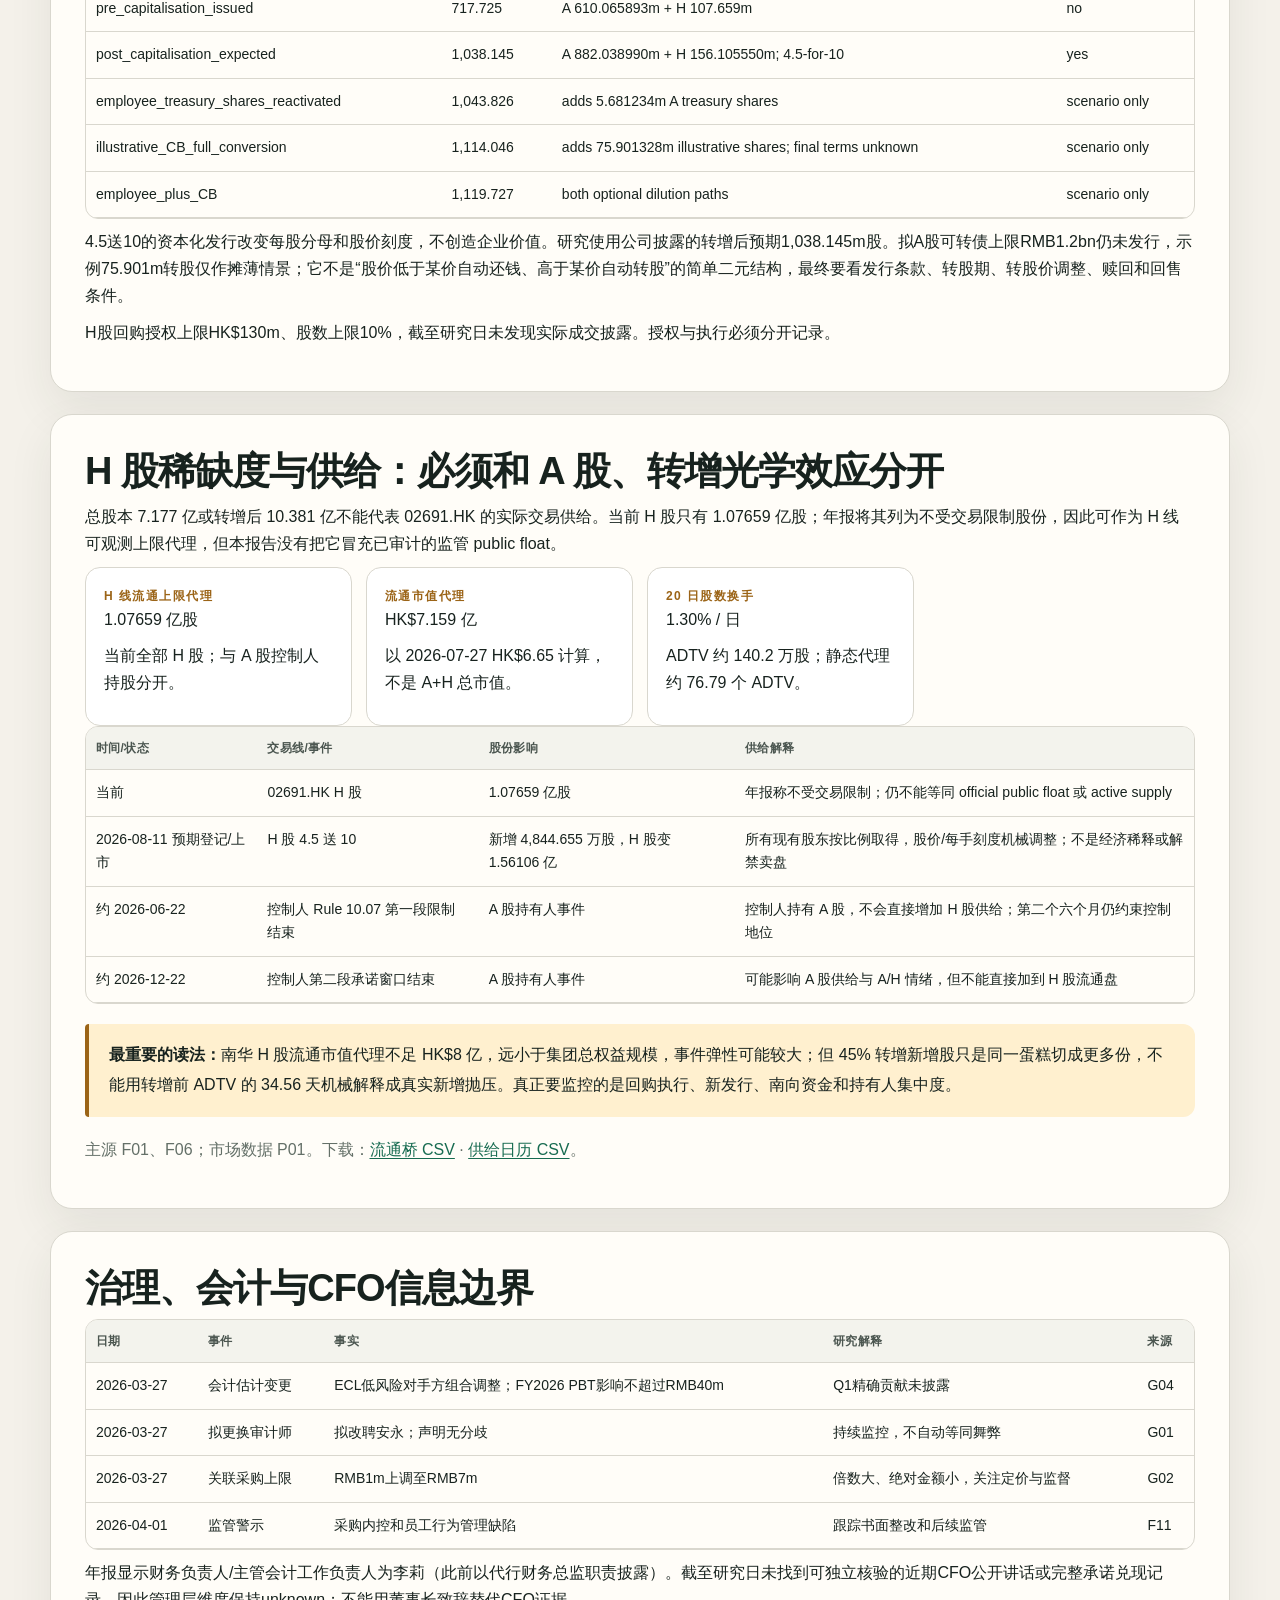
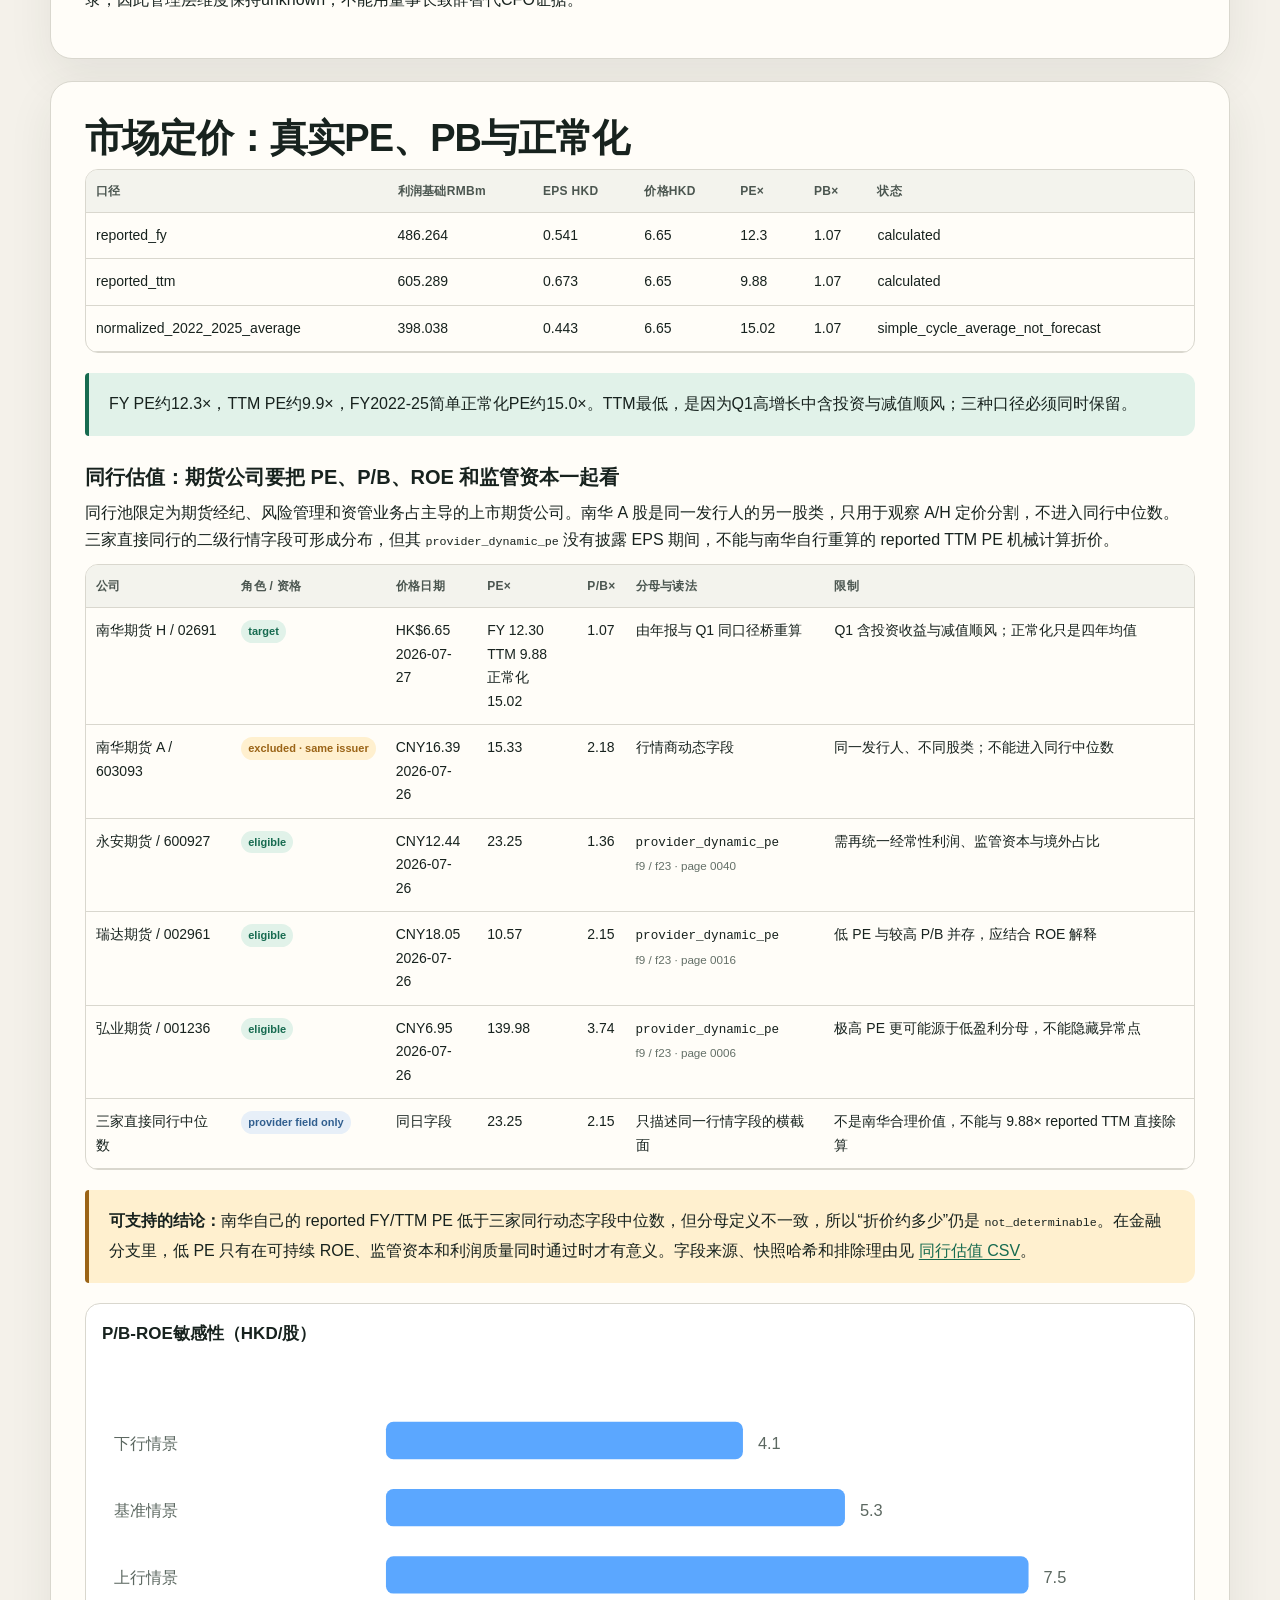
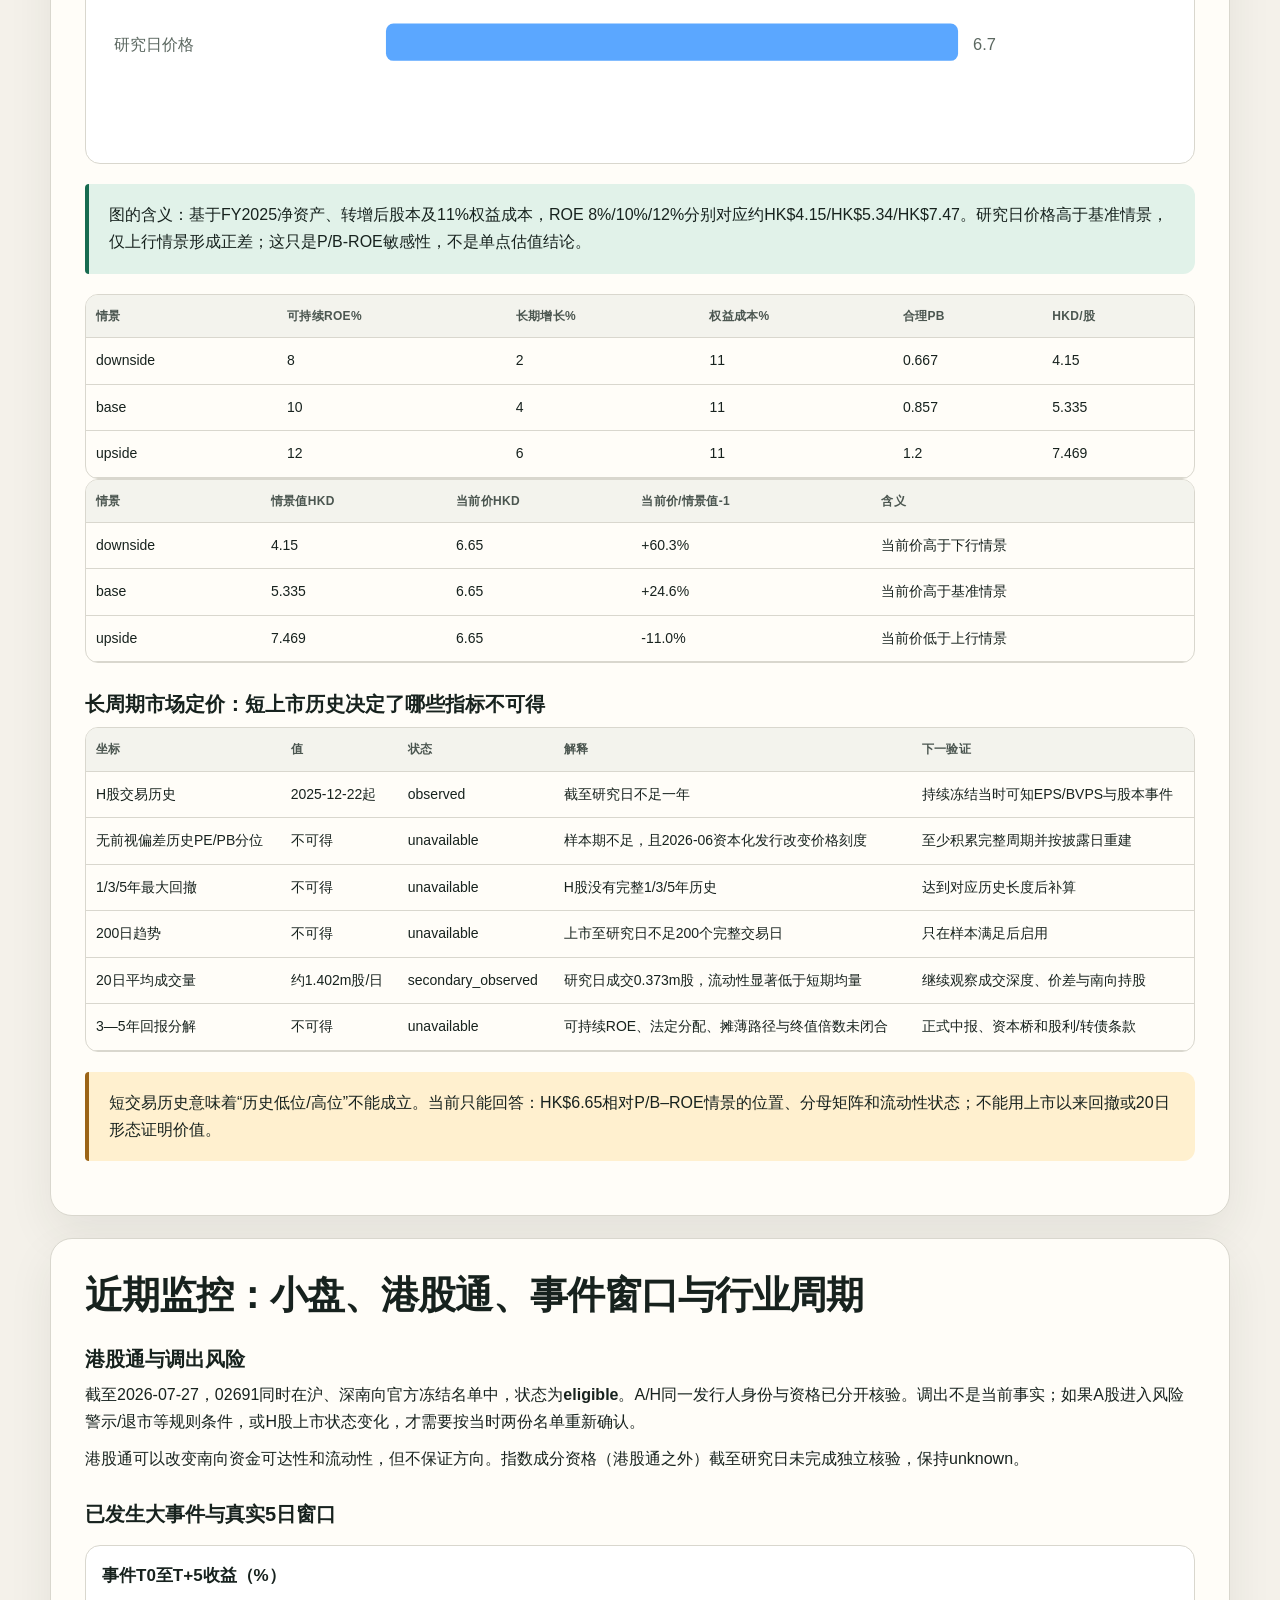
<file: docs/nanhua-futures-02691-hk/report.html>
<!doctype html>
<html lang="zh-CN"><head><meta charset="utf-8"><meta name="viewport" content="width=device-width,initial-scale=1">
<title>南华期货 02691.HK｜基本面、估值与事件研究</title>
<link rel="stylesheet" href="../company-report-theme.css">
<style data-company-report-compat>
body.report-parity code{overflow-wrap:anywhere;font-size:.9em}body.report-parity main.wrap{padding:18px 0 90px}
body.report-parity section.card{grid-column:1/-1;padding:34px;border-radius:22px;background:var(--paper)}
body.report-parity .sub,body.report-parity .meta,body.report-parity small{color:var(--muted)}
body.report-parity .kpi{grid-column:span 3;padding:18px;border:1px solid var(--line);border-radius:15px;background:#fff}
body.report-parity .kpi b{display:block;margin-top:4px;font-size:27px;line-height:1.15}
body.report-parity figure.chart{margin:18px 0;padding:16px;border:1px solid var(--line);border-radius:15px;background:#fff;overflow-x:auto}
body.report-parity figure.chart figcaption{margin-bottom:10px;font-size:17px;font-weight:820}
body.report-parity figure.chart svg{min-width:650px;width:100%;height:auto}body.report-parity figure.chart text{fill:#5c6861!important}
body.report-parity .callout.risk{border-left-color:var(--red);background:var(--red-soft)}
body.report-parity details p{padding:0 15px}body.report-parity .legend span{margin-right:15px}
body.report-parity .question-grid{display:grid;grid-template-columns:repeat(3,minmax(0,1fr));gap:12px;margin-top:22px}
body.report-parity .question-card{padding:17px;border:1px solid var(--line);border-radius:14px;background:rgba(255,255,255,.65)}
body.report-parity .question-card strong{display:block;margin:5px 0;font-size:17px}body.report-parity .question-card p{margin:0;color:#4d5952;font-size:14px}
body.report-parity .review-strip{display:grid;grid-template-columns:repeat(4,minmax(0,1fr));gap:10px;margin-top:14px}
body.report-parity .review-item{min-width:0;padding:12px;border:1px solid var(--line);border-radius:12px;background:#fff}
body.report-parity .review-item b{display:block;font-size:14px}body.report-parity .review-item small{display:block;margin-top:4px;overflow-wrap:anywhere}
@media(max-width:900px){body.report-parity .question-grid,body.report-parity .review-strip{grid-template-columns:1fr 1fr}}
@media(max-width:620px){body.report-parity section.card{padding:24px 18px}body.report-parity .kpi{grid-column:span 12}body.report-parity .question-grid,body.report-parity .review-strip{grid-template-columns:1fr}}
</style>
<!-- template-parity: viewport-qa-required -->
</head><body class="report-parity company-nanhua" data-template="company-research-publication-v1">
<header class="hero"><div class="wrap">
  <p class="eyebrow">Company Research · 02691.HK</p>
  <h1>南华期货：增长已经出现，资本安全垫决定可持续性</h1>
  <p class="dek">长期底稿回答经纪、客户保证金利息、风险管理、资管与境外金融服务如何变成股东可分配利润；近期监控回答正式中报、回购、股本、港股通与期货景气怎样改变证据状态。</p>
  <div class="meta">
    <span class="pill"><span class="dot"></span>Artifact：needs_human_review</span>
    <span class="pill">研究日：2026-07-27</span><span class="pill">价格：HK$6.65</span>
    <span class="pill">复核不晚于：2026-08-31；若中报更早则提前</span><span class="pill">公开资料 · 非投资建议</span>
  </div>
  <div class="question-grid">
    <article class="question-card"><div class="label">问题一 · 十年复利机制</div><strong>靠客户资产、交易与跨境服务，而不是单一手续费。</strong><p>可理解的链条是客户权益/成交量/费率 → 手续费，客户资金/利率 → 净利息，牌照/清算网络 → 境外金融服务；但留存、份额和增量资本回报仍未证实。</p></article>
    <article class="question-card"><div class="label">问题二 · 当前价格与安全边际</div><strong>FY、TTM与正常化分母分歧大，只能 range_only。</strong><p>FY PE约12.3×、TTM约9.9×、简单周期正常化约15.0×；P/B–ROE情景约HK$4.15–7.47，HK$6.65位于区间偏上。</p></article>
    <article class="question-card"><div class="label">问题三 · 十二个月硬验证</div><strong>先看监管资本与利润重复性。</strong><p>正式中报必须解释净资本/风险资本240%→137%、Q1投资/减值贡献、境外利润集中、回购执行与可转债最终条款。</p></article>
  </div>
  <div class="verdict">
    <div class="verdict-main"><div class="label">证据状态结论</div><h2>经营动量向上，但资本缓冲与利润质量尚未闭合。</h2><p>Q1和H1预告支持业务扩张；投资收益、减值转回、会计估计和境外集中使单期增速不可直线外推。最大中期Gate是正式中报中的监管资本恢复。</p></div>
    <div class="verdict-side"><div class="label">Publication state</div><div class="signal">Needs human review</div><p class="signal-note">机器校验通过；缺少具名人工复核，不能标为 <code>production_reviewed</code>。</p></div>
  </div>
</div></header>
<nav aria-label="报告目录"><div class="wrap">
  <a href="#status-legend">状态</a><a href="#report-doors">双入口</a><a href="#snapshot">快照</a>
  <a href="#long-term">业务/利润</a><a href="#counterparties">客户/上下游</a><a href="#financials">五年财务</a><a href="#quarterly">Q1/Q2/H1</a>
  <a href="#owner-earnings">可分配利润桥</a><a href="#capital-quality">监管资本</a><a href="#capital">股本/回购</a><a href="#float-supply">流通/解禁</a>
  <a href="#market-pricing">估值/长周期</a><a href="#peer-valuation">同行估值</a><a href="#event-monitor">行业/小盘</a><a href="#buffett">巴芒解释</a>
  <a href="#research-contract">25×50×9</a><a href="#methodology">方法</a><a href="#timeline">时间轴</a>
  <a href="#monitor">下一验证</a><a href="#evidence">证据</a><a href="#sources">来源</a>
</div></nav>
<main class="wrap">

<section id="status-legend" class="card legend"><h2>状态 / 程度图例与精确词汇</h2>
<p><span><i class="dot" style="background:var(--green)"></i>已观察 / 通过范围</span><span><i class="dot" style="background:var(--amber)"></i>临时 / 区间 / mixed</span><span><i class="dot" style="background:var(--red)"></i>阻断 / 反证</span><span><i class="dot" style="background:var(--muted)"></i>unknown / 未披露</span></p>

  <div class="table-wrap"><table>
    <thead><tr><th>层级</th><th>精确值</th><th>含义</th></tr></thead>
    <tbody><tr><td>artifact</td><td>needs_human_review</td><td>机器产物已成形，但没有人类审批；不能标为production_reviewed</td></tr><tr><td>dimension</td><td>applicable</td><td>维度适用且至少一项required indicator为observed</td></tr><tr><td>dimension</td><td>not_applicable</td><td>该维度因金融机构会计结构不适用；本报告仅对工业营运资本维度使用该状态</td></tr><tr><td>dimension</td><td>unknown</td><td>至少一项required indicator为not_disclosed，证据不足</td></tr><tr><td>dimension</td><td>conflicting</td><td>同一必要问题的可靠证据相互冲突；本报告当前没有该状态</td></tr><tr><td>indicator</td><td>observed</td><td>有可解析source_refs支持</td></tr><tr><td>indicator</td><td>not_disclosed</td><td>主源未披露，保留source gap</td></tr><tr><td>indicator</td><td>not_applicable</td><td>指标机制不适用于该金融机构分支</td></tr><tr><td>indicator</td><td>conflicting</td><td>指标证据冲突；本报告当前没有该状态</td></tr><tr><td>gate</td><td>pass_with_scope</td><td>在明确来源/范围边界内通过</td></tr><tr><td>gate</td><td>provisional</td><td>暂时成立，关键后续证据未关闭</td></tr><tr><td>gate</td><td>range_only</td><td>只支持区间或敏感性，不支持单点</td></tr><tr><td>gate</td><td>mixed / inconclusive</td><td>正反证并存或不足以定论</td></tr><tr><td>gate</td><td>blocked / fail / outside_circle</td><td>硬阻断；当前九道Gate没有使用，但若触发会阻止后续正向readiness</td></tr></tbody>
  </table></div>
<div class="review-strip">
  <div class="review-item"><b>Combined artifact</b><small>schema v2 · needs_human_review · SHA f484ddf3e88e7a84aa63c1a09509e0877090ae7d3fa6f9eca47d8d27576ec1ca</small></div>
  <div class="review-item"><b>Red-team</b><small>机器反方已形成；不是人类独立审批</small></div>
  <div class="review-item"><b>Validator</b><small>core/publication/template parity 在生成后执行</small></div>
  <div class="review-item"><b>Human review</b><small>缺失；这就是当前发布状态的硬边界</small></div>
</div>
</section>

<section id="report-doors"><h2>同一事实层，两条阅读路径</h2>
<p class="section-dek">长期公司质量与近期事件弹性不能互相代替。两条路径共享同一财务、股本、来源和证据索引。</p>
<div class="entry-grid">
  <article class="entry-card"><div class="label">Long-term dossier</div><h3>长期公司底稿</h3><p>从业务与利润来源进入，依次看五年财务、金融机构可分配利润替代桥、监管资本、完全摊薄股本与估值。</p><div class="entry-links"><a href="#long-term">业务与利润</a><a href="#financials">五年财务</a><a href="#market-pricing">每股价值</a></div></article>
  <article class="entry-card event"><div class="label">Near-term monitor</div><h3>近期事件监控</h3><p>从正式中报、资本化发行、回购、港股通、监管整改与行业成交景气进入；价格窗口只作描述。</p><div class="entry-links"><a href="#event-monitor">行业/小盘</a><a href="#timeline">事件时间轴</a><a href="#monitor">下一验证</a></div></article>
</div></section>

<section id="snapshot"><h2>当前快照：价格不是公司质量的替代变量</h2>
<p class="section-dek">以下指标使用同一研究日；倍数必须与监管资本、利润质量和完全摊薄分母共同阅读。</p>
<div class="grid">
  <div class="kpi"><span>收盘价</span><b>HK$6.65</b><small>2026-07-27</small></div>
  <div class="kpi"><span>FY / TTM PE</span><b>12.3× / 9.9×</b><small>TTM含未经审计Q1</small></div>
  <div class="kpi"><span>正常化PE / PB</span><b>15.0× / 1.07×</b><small>FY2022-25简单均值；FY2025净资产</small></div>
  <div class="kpi"><span>净资本/风险资本</span><b class="down">137%</b><small>2026Q1；最低100%</small></div>
</div>
<div class="callout amber"><strong>证据边界：</strong>H1只是未经审计盈利预告；正式中报日期未找到。实际H股回购、可转债最终条款、客户留存/费率/份额、母公司上游现金与港股通之外指数资格仍是缺口。</div>
</section>

<section id="long-term" class="card"><h2>长期底稿：业务、利润来源与护城河候选</h2>
<p>公司的主要收入不是单一“期货手续费”：2025年净手续费占43.64%、净利息占41.25%、投资收益占10.67%。期货经纪手续费又占净手续费82.62%。客户保证金利息随客户资金规模与利率共同变化；2025客户权益扩大但净利息收入下降16.05%，表明利率下行可以压过规模增长。</p>
<figure class="chart"><figcaption>2025经营收入构成（RMBm）</figcaption><svg viewBox="0 0 720 305" role="img" aria-label="2025经营收入构成（RMBm）">
    <text x="8" y="60">净手续费</text><rect x="190" y="42" width="430" height="25" rx="5" fill="#21c08b"/><text x="630" y="60">605.6</text><text x="8" y="105">净利息</text><rect x="190" y="87" width="406.413055683995" height="25" rx="5" fill="#21c08b"/><text x="606.413055683995" y="105">572.3</text><text x="8" y="150">投资收益</text><rect x="190" y="132" width="105.142512715503" height="25" rx="5" fill="#21c08b"/><text x="305.142512715503" y="150">148.1</text><text x="8" y="195">交易净额</text><rect x="190" y="177" width="0.9564865578968228" height="25" rx="5" fill="#21c08b"/><text x="200.95648655789682" y="195">1.3</text><text x="8" y="240">其他</text><rect x="190" y="222" width="42.740818416011635" height="25" rx="5" fill="#21c08b"/><text x="242.74081841601162" y="240">60.2</text>
  </svg></figure>
<p class="callout">图的含义：手续费与利息合计约84.9%，是可跟踪的核心；投资与公允价值损益波动较大，不适合与经纪收入使用同一持续性假设。</p>

  <div class="table-wrap" data-evidence-id="NH-CRIT-003"><table>
    <thead><tr><th>收入项目</th><th>2024 RMBm</th><th>2025 RMBm</th><th>同比%</th><th>2025占比%</th></tr></thead>
    <tbody><tr><td>net_fee_and_commission</td><td>542.397</td><td>605.56</td><td>11.65</td><td>43.64</td></tr><tr><td>net_interest</td><td>681.8</td><td>572.343</td><td>-16.05</td><td>41.25</td></tr><tr><td>net_investment_gains</td><td>70.336</td><td>148.07</td><td>110.52</td><td>10.67</td></tr><tr><td>net_trading</td><td>—</td><td>1.347</td><td>—</td><td>0.1</td></tr><tr><td>other_operating_income</td><td>—</td><td>60.191</td><td>—</td><td>4.34</td></tr></tbody>
  </table></div>
<h3>净手续费内部：期货经纪仍是主轴</h3>

  <div class="table-wrap"><table>
    <thead><tr><th>手续费来源</th><th>2024 RMBm</th><th>2025 RMBm</th><th>同比%</th><th>净手续费占比%</th></tr></thead>
    <tbody><tr><td>futures_brokerage</td><td>446.298</td><td>500.313</td><td>12.1</td><td>82.62</td></tr><tr><td>asset_management</td><td>25.763</td><td>40.287</td><td>56.37</td><td>6.65</td></tr><tr><td>fund_management</td><td>58.093</td><td>54.613</td><td>-5.99</td><td>9.02</td></tr><tr><td>other</td><td>—</td><td>10.347</td><td>—</td><td>1.71</td></tr></tbody>
  </table></div>
<p>期货经纪占2025净手续费82.62%，资管增长较快但基数小，基金管理同比下降。若行业成交额增长而净手续费未同步，优先检查费率竞争与客户结构，而不是把行业量直接等同公司变现。</p>

<h3>分部利润：优势候选也是集中风险</h3>

  <div class="table-wrap" data-evidence-id="NH-CRIT-004"><table>
    <thead><tr><th>分部</th><th>2024收入</th><th>2025收入</th><th>2024 PBT</th><th>2025 PBT</th></tr></thead>
    <tbody><tr><td>PRC_futures_brokerage</td><td>494.386</td><td>474.628</td><td>35.21</td><td>51.627</td></tr><tr><td>wealth_management</td><td>68.22</td><td>64.979</td><td>-3.366</td><td>-24.066</td></tr><tr><td>risk_management</td><td>127.686</td><td>79.978</td><td>16.857</td><td>6.318</td></tr><tr><td>overseas_financial_services</td><td>654.204</td><td>757.506</td><td>464.814</td><td>501.01</td></tr><tr><td>other</td><td>10.347</td><td>10.42</td><td>8.144</td><td>10.42</td></tr></tbody>
  </table></div>
<p>境外金融服务2025年税前利润RMB501.010m，约占集团PBT 91.9%。跨境牌照、清算资格和客户资产规模是护城河候选；但同一事实也意味着美国、香港、新加坡等地的利率、监管和客户交易活动会集中影响利润。缺少客户留存、费率溢价和份额趋势，不能把牌照数量直接写成已证实的护城河。</p>

  <div class="table-wrap"><table>
    <thead><tr><th>地域</th><th>2025收入RMBm</th><th>占比%</th><th>同比%</th></tr></thead>
    <tbody><tr><td>Mainland_China</td><td>630.005</td><td>45.41</td><td>-10.1</td></tr><tr><td>United_States</td><td>113.412</td><td>8.17</td><td>—</td></tr><tr><td>Hong_Kong</td><td>359.135</td><td>25.88</td><td>—</td></tr><tr><td>Singapore</td><td>148.079</td><td>10.67</td><td>—</td></tr><tr><td>United_Kingdom</td><td>136.88</td><td>9.86</td><td>—</td></tr></tbody>
  </table></div>

</section>

<section id="counterparties" class="card"><h2>客户、供应商与基础设施：客户资产规模可见，集中度不可见</h2>
<p class="section-dek">金融机构不能把“客户权益”当成客户收入占比，也不能把交易所和清算网络笼统写成普通供应商。当前主源可以确认客户资产总量和价值链类别，但没有披露具名客户、CR1/CR5、分层费率、留存或关键技术/清算对手方占比。</p>
<div class="table-wrap"><table>
  <thead><tr><th>关系层</th><th>对象/类别</th><th>FY2025 可核数据</th><th>名称/占比状态</th><th>研究含义</th></tr></thead>
  <tbody>
    <tr><td>直接客户/付款方</td><td>企业、机构及个人经纪/资管/风险管理客户</td><td>境内客户权益 RMB38.982bn；境外客户净权益 HK$23.306bn</td><td>客户名称、收入 CR1/CR5、客户资产集中度均未披露</td><td>规模支持业务存在，但不能证明客户分散、留存或定价权</td></tr>
    <tr><td>上游市场基础设施</td><td>交易所、清算机构、结算银行</td><td>未披露单一机构费用、资金或业务依赖占比</td><td><code>not_disclosed</code></td><td>会员/接入关系不是客户；停摆、规则和保证金要求具有高关键性</td></tr>
    <tr><td>技术与数据</td><td>行情、交易、风控、托管与通信系统</td><td>供应商 CR1/CR5、单一来源、替换时间未披露</td><td><code>not_disclosed</code></td><td>采购金额可能不大，但切换和监管认证时间可能很长</td></tr>
    <tr><td>利润最终暴露</td><td>美国、香港、新加坡等境外客户与市场活动</td><td>境外金融服务约占集团 PBT 91.9%</td><td>这是分部/地域集中，不是客户集中度</td><td>不能用地域利润占比代替客户名单；仍需客户和清算对手方分层</td></tr>
  </tbody>
</table></div>
<p class="callout"><strong>Gate 结果：</strong><code>customers = unknown</code>、<code>suppliers = unknown</code>。需要正式中报/年报补具名或匿名客户分层、CR1/CR5、费率与留存，以及清算银行/技术供应商集中和替代周期，才能升级能力圈与护城河判断。</p>
<p class="sub">来源 F01（FY2025 年报）；结构化底表：<a href="data/counterparty-value-chain.csv">counterparty-value-chain.csv</a>。</p>
</section>

<section id="financials" class="card"><h2>五年财务：利润增长必须穿透利率、投资波动与客户资金</h2>
<p class="section-dek">2021仅保留可核验归母利润；2022—2025使用HKFRS可比数据。合并CFO受客户保证金流动影响，不能直接当作自由现金。</p>
<h3>五年财务与ROE</h3>
<figure class="chart"><figcaption>归母利润趋势（RMBm）</figcaption><svg viewBox="0 0 720 305" role="img" aria-label="归母利润趋势（RMBm）">
    <text x="8" y="60">FY2021</text><rect x="190" y="42" width="214.53220884128785" height="25" rx="5" fill="#5ba7ff"/><text x="414.53220884128785" y="60">242.6</text><text x="8" y="105">FY2022</text><rect x="190" y="87" width="217.5892107990721" height="25" rx="5" fill="#5ba7ff"/><text x="417.58921079907213" y="105">246.1</text><text x="8" y="150">FY2023</text><rect x="190" y="132" width="355.357686359673" height="25" rx="5" fill="#5ba7ff"/><text x="555.3576863596729" y="150">401.9</text><text x="8" y="195">FY2024</text><rect x="190" y="177" width="404.9815737953046" height="25" rx="5" fill="#5ba7ff"/><text x="604.9815737953046" y="195">458</text><text x="8" y="240">FY2025</text><rect x="190" y="222" width="430" height="25" rx="5" fill="#5ba7ff"/><text x="630" y="240">486.3</text>
  </svg></figure>
<p class="callout">图的含义：2022后利润增长明显，但2021经营收入与HKFRS口径未完整重列，故只保留利润；2023-2025的增长仍需拆解利率、交易活跃度、投资波动和境外业务。</p>

  <div class="table-wrap" data-evidence-id="NH-CRIT-002"><table>
    <thead><tr><th>期间</th><th>经营收入RMBm</th><th>归母利润RMBm</th><th>归母权益RMBm</th><th>客户应付款RMBm</th><th>ROE%</th><th>CFO RMBm</th></tr></thead>
    <tbody><tr><td>FY2021</td><td>—</td><td>242.603</td><td>—</td><td>—</td><td>—</td><td>—</td></tr><tr><td>FY2022</td><td>954.406</td><td>246.06</td><td>3,316.559</td><td>27,505.794</td><td>7.75</td><td>—</td></tr><tr><td>FY2023</td><td>1,292.872</td><td>401.855</td><td>3,703.377</td><td>29,039.353</td><td>11.46</td><td>1,152.5</td></tr><tr><td>FY2024</td><td>1,354.843</td><td>457.972</td><td>4,115.254</td><td>42,596.98</td><td>11.71</td><td>-700.408</td></tr><tr><td>FY2025</td><td>1,387.511</td><td>486.264</td><td>5,595.853</td><td>57,191.041</td><td>11.3</td><td>1,782.044</td></tr></tbody>
  </table></div>

</section>

<section id="business-kpis" class="card"><h2>经营KPI：客户资产、AUM与风险管理规模</h2>
<p class="section-dek">这些是规模信号，不是完整单位经济；客户留存、净费率、集中度和增量资本回报仍未披露。</p>
<h3>产品和客户指标</h3>

  <div class="table-wrap" data-evidence-id="NH-CRIT-005"><table>
    <thead><tr><th>期间</th><th>指标</th><th>值</th><th>单位</th><th>范围</th></tr></thead>
    <tbody><tr><td>FY2025</td><td>境内客户权益</td><td>38.982</td><td>RMBbn</td><td>隔离客户资金</td></tr><tr><td>FY2025</td><td>境外客户净权益</td><td>23.306</td><td>HKDbn</td><td>境外业务</td></tr><tr><td>FY2025</td><td>境外AUM</td><td>4.812</td><td>HKDbn</td><td>资产管理</td></tr><tr><td>FY2025</td><td>国内AUM</td><td>1.081</td><td>RMBbn</td><td>资产管理</td></tr><tr><td>FY2025</td><td>公募基金规模</td><td>19.136</td><td>RMBbn</td><td>南华基金</td></tr><tr><td>FY2025</td><td>场外衍生品新增名义本金</td><td>74.9</td><td>RMBbn</td><td>风险管理子公司</td></tr></tbody>
  </table></div>
</section>

<section id="quarterly" class="card"><h2>Q1与隐含Q2/H1：增长从哪里来</h2>
<figure class="chart"><figcaption>2026Q1相对2025Q1的利润来源变动（RMBm）</figcaption><svg viewBox="0 0 720 395" role="img" aria-label="2026Q1相对2025Q1的利润来源变动（RMBm）">
    <text x="8" y="60">net_fee_and_commission</text><rect x="190" y="42" width="369.6071272711791" height="25" rx="5" fill="#21c08b"/><text x="569.607127271179" y="60">80.8</text><text x="8" y="105">net_interest</text><rect x="190" y="87" width="229.1633758741445" height="25" rx="5" fill="#21c08b"/><text x="429.1633758741445" y="105">50.1</text><text x="8" y="150">investment_gains</text><rect x="190" y="132" width="430" height="25" rx="5" fill="#21c08b"/><text x="630" y="150">93.9</text><text x="8" y="195">fair_value_change</text><rect x="190" y="177" width="216.28841179789038" height="25" rx="5" fill="#e56b6f"/><text x="416.2884117978904" y="195">-47.3</text><text x="8" y="240">foreign_exchange</text><rect x="190" y="222" width="69.59712184270188" height="25" rx="5" fill="#e56b6f"/><text x="269.5971218427019" y="240">-15.2</text><text x="8" y="285">credit_impairment_expense</text><rect x="190" y="267" width="139.13474331818327" height="25" rx="5" fill="#e56b6f"/><text x="339.13474331818327" y="285">-30.4</text><text x="8" y="330">general_and_admin_expense</text><rect x="190" y="312" width="236.99453959062896" height="25" rx="5" fill="#21c08b"/><text x="436.99453959062896" y="330">51.8</text>
  </svg></figure>
<p class="callout">图的含义：手续费与利息的改善是核心顺风；投资收益增加RMB93.9m和信用减值费用转回带来约RMB30.4m有利变化，公允价值与汇兑则抵消。不能把+138.8%的归母利润同比全部视为经纪业务的重复性增长。</p>

  <div class="table-wrap" data-evidence-id="NH-CRIT-008"><table>
    <thead><tr><th>项目</th><th>2025Q1</th><th>2026Q1</th><th>变动RMBm</th><th>解释</th></tr></thead>
    <tbody><tr><td>net_fee_and_commission</td><td>106.601</td><td>187.355</td><td>80.754</td><td>交易活跃和客户规模扩张的主经营贡献</td></tr><tr><td>net_interest</td><td>143.052</td><td>193.121</td><td>50.069</td><td>客户资金规模上升抵消部分利率下行</td></tr><tr><td>investment_gains</td><td>13.457</td><td>107.406</td><td>93.949</td><td>高波动、不可直接线性外推</td></tr><tr><td>fair_value_change</td><td>2.516</td><td>-44.74</td><td>-47.256</td><td>抵消投资收益</td></tr><tr><td>foreign_exchange</td><td>0.718</td><td>-14.488</td><td>-15.206</td><td>跨境业务的汇率波动</td></tr><tr><td>credit_impairment_expense</td><td>7.098</td><td>-23.301</td><td>-30.399</td><td>负费用为转回；约30.4百万元顺风</td></tr><tr><td>general_and_admin_expense</td><td>156.419</td><td>208.199</td><td>51.78</td><td>规模扩张成本增加</td></tr></tbody>
  </table></div>

  <div class="table-wrap" data-evidence-id="NH-CRIT-011"><table>
    <thead><tr><th>指标</th><th>2025Q1</th><th>2026Q1</th><th>同比%</th><th>2025H1</th><th>2026H1预告</th><th>2025Q2</th><th>2026Q2隐含</th></tr></thead>
    <tbody><tr><td>operating_revenue</td><td>269.603</td><td>433.131</td><td>60.66</td><td>—</td><td>—</td><td>—</td><td>—</td></tr><tr><td>parent_profit</td><td>85.738</td><td>204.763</td><td>138.82</td><td>231.254</td><td>375-405</td><td>145.516</td><td>170.237-200.237</td></tr><tr><td>deducted_parent_profit</td><td>—</td><td>—</td><td>—</td><td>231.784</td><td>377-407</td><td>—</td><td>—</td></tr></tbody>
  </table></div>
<p>H1归母利润预告RMB375m–405m，减去Q1后隐含Q2为RMB170.237m–200.237m；相对2025Q2约+17.0%至+37.6%，相对2026Q1约-16.9%至-2.2%。这说明Q2仍可能同比增长，但不等于Q1增速继续加速。正式中报尚未披露。</p>
</section>

<section id="owner-earnings" class="card"><h2>金融机构 owner earnings 替代桥：从归母到法定可分配能力</h2>
<p data-evidence-id="NH-CRIT-009">Q1合并CFO为RMB5.318bn，主要由客户权益流动驱动。客户保证金由隔离资产对应，不是普通经营现金。因此本报告把owner earnings标为<strong>unavailable</strong>，不机械使用合并CFO-capex。</p>

  <div class="table-wrap"><table>
    <thead><tr><th>桥接项</th><th>期间</th><th>金额</th><th>状态</th><th>解释</th><th>来源</th></tr></thead>
    <tbody><tr><td>法定归母利润</td><td>FY2025</td><td>RMB486.264m</td><td>audited</td><td>起点，不等于可分配现金</td><td>F01 p.29</td></tr><tr><td>合并经营现金流</td><td>FY2025 / 2026Q1</td><td>RMB1,782.044m / RMB5,317.832m</td><td>not_owner_earnings</td><td>受客户权益及保证金流动显著影响</td><td>F01 p.48; F02 p.14</td></tr><tr><td>隔离客户资产/负债</td><td>FY2025</td><td>客户应付款RMB57,191.041m</td><td>excluded_from_distributable_cash</td><td>不是普通公司可支配净现金</td><td>F01</td></tr><tr><td>母公司与受监管子公司上游现金</td><td>FY2025</td><td>未披露完整桥</td><td>not_disclosed</td><td>需要法定实体分红、限制和税务信息</td><td>source gap</td></tr><tr><td>必需监管资本留存</td><td>2026Q1</td><td>实际留存金额未披露</td><td>not_disclosed</td><td>137%资本比率使留存假设成为关键变量</td><td>F02 p.3</td></tr><tr><td>可分配收益</td><td>研究日</td><td>unavailable</td><td>range_only_sensitivity</td><td>只展示40%–70%留存敏感性，不冒充owner earnings</td><td>F01; F02; G03</td></tr></tbody>
  </table></div>

  <div class="table-wrap"><table>
    <thead><tr><th>敏感性</th><th>2025归母利润</th><th>假设资本留存%</th><th>候选可分配RMBm</th><th>状态</th></tr></thead>
    <tbody><tr><td>high_retention</td><td>486.264</td><td>70</td><td>145.879</td><td>sensitivity_not_owner_earnings</td></tr><tr><td>base_retention</td><td>486.264</td><td>55</td><td>218.819</td><td>sensitivity_not_owner_earnings</td></tr><tr><td>low_retention</td><td>486.264</td><td>40</td><td>291.758</td><td>sensitivity_not_owner_earnings</td></tr></tbody>
  </table></div>
<p class="callout risk">这张表只是“若监管资本留存为40%–70%”的研究敏感性，不是owner earnings、不是公司股利承诺。缺失的是母公司及受监管子公司的法定可分配现金、上游能力和资本留存桥。</p>
</section>

<section id="capital-quality" class="card"><h2>监管资本、客户资金隔离与生存能力</h2>
<figure class="chart"><figcaption>净资本/风险资本（%）</figcaption><svg viewBox="0 0 720 260" role="img" aria-label="净资本/风险资本（%）">
    <text x="8" y="60">FY2024</text><rect x="190" y="42" width="297.4166666666667" height="25" rx="5" fill="#f4bf4f"/><text x="497.4166666666667" y="60">166%</text><text x="8" y="105">FY2025</text><rect x="190" y="87" width="430" height="25" rx="5" fill="#f4bf4f"/><text x="630" y="105">240%</text><text x="8" y="150">2026Q1</text><rect x="190" y="132" width="245.45833333333331" height="25" rx="5" fill="#f4bf4f"/><text x="445.4583333333333" y="150">137%</text><text x="8" y="195">最低要求</text><rect x="190" y="177" width="179.16666666666669" height="25" rx="5" fill="#f4bf4f"/><text x="379.1666666666667" y="195">100%</text>
  </svg></figure>
<p class="callout risk" data-evidence-id="NH-CRIT-010">图的含义：Q1从240%降到137%，仍高于100%最低值，但缓冲由140个百分点缩至37个百分点。该变量会影响扩张、股利、回购和融资选择，是正式中报最重要的核验项。</p>

  <div class="table-wrap" data-evidence-id="NH-CRIT-006"><table>
    <thead><tr><th>期间</th><th>净资本RMBm</th><th>净资本/风险资本%</th><th>净资本/净资产%</th><th>流动资产/流动负债%</th><th>负债/净资产%</th><th>结算准备金RMBm</th></tr></thead>
    <tbody><tr><td>FY2024</td><td>1,509.67</td><td>166</td><td>48</td><td>525</td><td>28</td><td>1,160.38</td></tr><tr><td>FY2025</td><td>2,744.257</td><td>240</td><td>65</td><td>696</td><td>23</td><td>601.474</td></tr><tr><td>2026Q1</td><td>1,750.832</td><td>137</td><td>41</td><td>536</td><td>23</td><td>457.71</td></tr><tr><td>regulatory_minimum</td><td>30</td><td>100</td><td>20</td><td>100</td><td>—</td><td>26.8</td></tr></tbody>
  </table></div>
</section>

<section id="capital" class="card"><h2>股本、回购、可转债与每股经济性</h2>

  <div class="table-wrap" data-evidence-id="NH-CRIT-013"><table>
    <thead><tr><th>情景</th><th>股份m</th><th>处理</th><th>基准估值</th></tr></thead>
    <tbody><tr><td>pre_capitalisation_issued</td><td>717.725</td><td>A 610.065893m + H 107.659m</td><td>no</td></tr><tr><td>post_capitalisation_expected</td><td>1,038.145</td><td>A 882.038990m + H 156.105550m; 4.5-for-10</td><td>yes</td></tr><tr><td>employee_treasury_shares_reactivated</td><td>1,043.826</td><td>adds 5.681234m A treasury shares</td><td>scenario only</td></tr><tr><td>illustrative_CB_full_conversion</td><td>1,114.046</td><td>adds 75.901328m illustrative shares; final terms unknown</td><td>scenario only</td></tr><tr><td>employee_plus_CB</td><td>1,119.727</td><td>both optional dilution paths</td><td>scenario only</td></tr></tbody>
  </table></div>
<p>4.5送10的资本化发行改变每股分母和股价刻度，不创造企业价值。研究使用公司披露的转增后预期1,038.145m股。拟A股可转债上限RMB1.2bn仍未发行，示例75.901m转股仅作摊薄情景；它不是“股价低于某价自动还钱、高于某价自动转股”的简单二元结构，最终要看发行条款、转股期、转股价调整、赎回和回售条件。</p>
<p>H股回购授权上限HK$130m、股数上限10%，截至研究日未发现实际成交披露。授权与执行必须分开记录。</p>
</section>

<section id="float-supply" class="card"><h2>H 股稀缺度与供给：必须和 A 股、转增光学效应分开</h2>
<p>总股本 7.177 亿或转增后 10.381 亿不能代表 02691.HK 的实际交易供给。当前 H 股只有 1.07659 亿股；年报将其列为不受交易限制股份，因此可作为 H 线可观测上限代理，但本报告没有把它冒充已审计的监管 public float。</p>
<div class="grid">
  <div class="card"><div class="label">H 线流通上限代理</div><div class="metric">1.07659 亿股</div><p>当前全部 H 股；与 A 股控制人持股分开。</p></div>
  <div class="card"><div class="label">流通市值代理</div><div class="metric">HK$7.159 亿</div><p>以 2026-07-27 HK$6.65 计算，不是 A+H 总市值。</p></div>
  <div class="card"><div class="label">20 日股数换手</div><div class="metric">1.30% / 日</div><p>ADTV 约 140.2 万股；静态代理约 76.79 个 ADTV。</p></div>
</div>
<div class="table-wrap"><table>
  <thead><tr><th>时间/状态</th><th>交易线/事件</th><th>股份影响</th><th>供给解释</th></tr></thead>
  <tbody>
    <tr><td>当前</td><td>02691.HK H 股</td><td>1.07659 亿股</td><td>年报称不受交易限制；仍不能等同 official public float 或 active supply</td></tr>
    <tr><td>2026-08-11 预期登记/上市</td><td>H 股 4.5 送 10</td><td>新增 4,844.655 万股，H 股变 1.56106 亿</td><td>所有现有股东按比例取得，股价/每手刻度机械调整；不是经济稀释或解禁卖盘</td></tr>
    <tr><td>约 2026-06-22</td><td>控制人 Rule 10.07 第一段限制结束</td><td>A 股持有人事件</td><td>控制人持有 A 股，不会直接增加 H 股供给；第二个六个月仍约束控制地位</td></tr>
    <tr><td>约 2026-12-22</td><td>控制人第二段承诺窗口结束</td><td>A 股持有人事件</td><td>可能影响 A 股供给与 A/H 情绪，但不能直接加到 H 股流通盘</td></tr>
  </tbody>
</table></div>
<p class="callout amber"><strong>最重要的读法：</strong>南华 H 股流通市值代理不足 HK$8 亿，远小于集团总权益规模，事件弹性可能较大；但 45% 转增新增股只是同一蛋糕切成更多份，不能用转增前 ADTV 的 34.56 天机械解释成真实新增抛压。真正要监控的是回购执行、新发行、南向资金和持有人集中度。</p>
<p class="sub">主源 F01、F06；市场数据 P01。下载：<a href="data/float-supply-bridge.csv">流通桥 CSV</a> · <a href="data/share-supply-calendar.csv">供给日历 CSV</a>。</p>
</section>

<section id="management" class="card"><h2>治理、会计与CFO信息边界</h2>

  <div class="table-wrap" data-evidence-id="NH-CRIT-015"><table>
    <thead><tr><th>日期</th><th>事件</th><th>事实</th><th>研究解释</th><th>来源</th></tr></thead>
    <tbody><tr><td>2026-03-27</td><td>会计估计变更</td><td>ECL低风险对手方组合调整；FY2026 PBT影响不超过RMB40m</td><td>Q1精确贡献未披露</td><td>G04</td></tr><tr><td>2026-03-27</td><td>拟更换审计师</td><td>拟改聘安永；声明无分歧</td><td>持续监控，不自动等同舞弊</td><td>G01</td></tr><tr><td>2026-03-27</td><td>关联采购上限</td><td>RMB1m上调至RMB7m</td><td>倍数大、绝对金额小，关注定价与监督</td><td>G02</td></tr><tr><td>2026-04-01</td><td>监管警示</td><td>采购内控和员工行为管理缺陷</td><td>跟踪书面整改和后续监管</td><td>F11</td></tr></tbody>
  </table></div>
<p>年报显示财务负责人/主管会计工作负责人为李莉（此前以代行财务总监职责披露）。截至研究日未找到可独立核验的近期CFO公开讲话或完整承诺兑现记录，因此管理层维度保持unknown；不能用董事长致辞替代CFO证据。</p>
</section>

<section id="market-pricing" class="card"><h2>市场定价：真实PE、PB与正常化</h2>

  <div class="table-wrap" data-evidence-id="NH-CRIT-021"><table>
    <thead><tr><th>口径</th><th>利润基础RMBm</th><th>EPS HKD</th><th>价格HKD</th><th>PE×</th><th>PB×</th><th>状态</th></tr></thead>
    <tbody><tr><td>reported_fy</td><td>486.264</td><td>0.541</td><td>6.65</td><td>12.3</td><td>1.07</td><td>calculated</td></tr><tr><td>reported_ttm</td><td>605.289</td><td>0.673</td><td>6.65</td><td>9.88</td><td>1.07</td><td>calculated</td></tr><tr><td>normalized_2022_2025_average</td><td>398.038</td><td>0.443</td><td>6.65</td><td>15.02</td><td>1.07</td><td>simple_cycle_average_not_forecast</td></tr></tbody>
  </table></div>
<p class="callout">FY PE约12.3×，TTM PE约9.9×，FY2022-25简单正常化PE约15.0×。TTM最低，是因为Q1高增长中含投资与减值顺风；三种口径必须同时保留。</p>
<h3 id="peer-valuation">同行估值：期货公司要把 PE、P/B、ROE 和监管资本一起看</h3>
<p>同行池限定为期货经纪、风险管理和资管业务占主导的上市期货公司。南华 A 股是同一发行人的另一股类，只用于观察 A/H 定价分割，不进入同行中位数。三家直接同行的二级行情字段可形成分布，但其 <code>provider_dynamic_pe</code> 没有披露 EPS 期间，不能与南华自行重算的 reported TTM PE 机械计算折价。</p>
<div class="table-wrap"><table>
  <thead><tr><th>公司</th><th>角色 / 资格</th><th>价格日期</th><th>PE×</th><th>P/B×</th><th>分母与读法</th><th>限制</th></tr></thead>
  <tbody>
    <tr><td>南华期货 H / 02691</td><td><span class="tag good">target</span></td><td>HK$6.65<br>2026-07-27</td><td>FY 12.30<br>TTM 9.88<br>正常化 15.02</td><td>1.07</td><td>由年报与 Q1 同口径桥重算</td><td>Q1 含投资收益与减值顺风；正常化只是四年均值</td></tr>
    <tr><td>南华期货 A / 603093</td><td><span class="tag warn">excluded · same issuer</span></td><td>CNY16.39<br>2026-07-26</td><td>15.33</td><td>2.18</td><td>行情商动态字段</td><td>同一发行人、不同股类；不能进入同行中位数</td></tr>
    <tr><td>永安期货 / 600927</td><td><span class="tag good">eligible</span></td><td>CNY12.44<br>2026-07-26</td><td>23.25</td><td>1.36</td><td><code>provider_dynamic_pe</code><br><small>f9 / f23 · page 0040</small></td><td>需再统一经常性利润、监管资本与境外占比</td></tr>
    <tr><td>瑞达期货 / 002961</td><td><span class="tag good">eligible</span></td><td>CNY18.05<br>2026-07-26</td><td>10.57</td><td>2.15</td><td><code>provider_dynamic_pe</code><br><small>f9 / f23 · page 0016</small></td><td>低 PE 与较高 P/B 并存，应结合 ROE 解释</td></tr>
    <tr><td>弘业期货 / 001236</td><td><span class="tag good">eligible</span></td><td>CNY6.95<br>2026-07-26</td><td>139.98</td><td>3.74</td><td><code>provider_dynamic_pe</code><br><small>f9 / f23 · page 0006</small></td><td>极高 PE 更可能源于低盈利分母，不能隐藏异常点</td></tr>
    <tr><td>三家直接同行中位数</td><td><span class="tag info">provider field only</span></td><td>同日字段</td><td>23.25</td><td>2.15</td><td>只描述同一行情字段的横截面</td><td>不是南华合理价值，不能与 9.88× reported TTM 直接除算</td></tr>
  </tbody>
</table></div>
<p class="callout amber"><strong>可支持的结论：</strong>南华自己的 reported FY/TTM PE 低于三家同行动态字段中位数，但分母定义不一致，所以“折价约多少”仍是 <code>not_determinable</code>。在金融分支里，低 PE 只有在可持续 ROE、监管资本和利润质量同时通过时才有意义。字段来源、快照哈希和排除理由见 <a href="./data/peer-valuation-comparison.csv">同行估值 CSV</a>。</p>
<figure class="chart"><figcaption>P/B-ROE敏感性（HKD/股）</figcaption><svg viewBox="0 0 720 260" role="img" aria-label="P/B-ROE敏感性（HKD/股）">
    <text x="8" y="60">下行情景</text><rect x="190" y="42" width="238.88888888888886" height="25" rx="5" fill="#5ba7ff"/><text x="438.88888888888886" y="60">4.1</text><text x="8" y="105">基准情景</text><rect x="190" y="87" width="307.14450201496834" height="25" rx="5" fill="#5ba7ff"/><text x="507.14450201496834" y="105">5.3</text><text x="8" y="150">上行情景</text><rect x="190" y="132" width="430" height="25" rx="5" fill="#5ba7ff"/><text x="630" y="150">7.5</text><text x="8" y="195">研究日价格</text><rect x="190" y="177" width="382.84398388025335" height="25" rx="5" fill="#5ba7ff"/><text x="582.8439838802533" y="195">6.7</text>
  </svg></figure>
<p class="callout">图的含义：基于FY2025净资产、转增后股本及11%权益成本，ROE 8%/10%/12%分别对应约HK$4.15/HK$5.34/HK$7.47。研究日价格高于基准情景，仅上行情景形成正差；这只是P/B-ROE敏感性，不是单点估值结论。</p>

  <div class="table-wrap"><table>
    <thead><tr><th>情景</th><th>可持续ROE%</th><th>长期增长%</th><th>权益成本%</th><th>合理PB</th><th>HKD/股</th></tr></thead>
    <tbody><tr><td>downside</td><td>8</td><td>2</td><td>11</td><td>0.667</td><td>4.15</td></tr><tr><td>base</td><td>10</td><td>4</td><td>11</td><td>0.857</td><td>5.335</td></tr><tr><td>upside</td><td>12</td><td>6</td><td>11</td><td>1.2</td><td>7.469</td></tr></tbody>
  </table></div>

  <div class="table-wrap"><table>
    <thead><tr><th>情景</th><th>情景值HKD</th><th>当前价HKD</th><th>当前价/情景值-1</th><th>含义</th></tr></thead>
    <tbody><tr><td>downside</td><td>4.15</td><td>6.65</td><td>+60.3%</td><td>当前价高于下行情景</td></tr><tr><td>base</td><td>5.335</td><td>6.65</td><td>+24.6%</td><td>当前价高于基准情景</td></tr><tr><td>upside</td><td>7.469</td><td>6.65</td><td>-11.0%</td><td>当前价低于上行情景</td></tr></tbody>
  </table></div>
<h3>长周期市场定价：短上市历史决定了哪些指标不可得</h3>

  <div class="table-wrap"><table>
    <thead><tr><th>坐标</th><th>值</th><th>状态</th><th>解释</th><th>下一验证</th></tr></thead>
    <tbody><tr><td>H股交易历史</td><td>2025-12-22起</td><td>observed</td><td>截至研究日不足一年</td><td>持续冻结当时可知EPS/BVPS与股本事件</td></tr><tr><td>无前视偏差历史PE/PB分位</td><td>不可得</td><td>unavailable</td><td>样本期不足，且2026-06资本化发行改变价格刻度</td><td>至少积累完整周期并按披露日重建</td></tr><tr><td>1/3/5年最大回撤</td><td>不可得</td><td>unavailable</td><td>H股没有完整1/3/5年历史</td><td>达到对应历史长度后补算</td></tr><tr><td>200日趋势</td><td>不可得</td><td>unavailable</td><td>上市至研究日不足200个完整交易日</td><td>只在样本满足后启用</td></tr><tr><td>20日平均成交量</td><td>约1.402m股/日</td><td>secondary_observed</td><td>研究日成交0.373m股，流动性显著低于短期均量</td><td>继续观察成交深度、价差与南向持股</td></tr><tr><td>3—5年回报分解</td><td>不可得</td><td>unavailable</td><td>可持续ROE、法定分配、摊薄路径与终值倍数未闭合</td><td>正式中报、资本桥和股利/转债条款</td></tr></tbody>
  </table></div>
<p class="callout amber">短交易历史意味着“历史低位/高位”不能成立。当前只能回答：HK$6.65相对P/B–ROE情景的位置、分母矩阵和流动性状态；不能用上市以来回撤或20日形态证明价值。</p>
</section>

<section id="event-monitor" class="card"><h2>近期监控：小盘、港股通、事件窗口与行业周期</h2>
<h3>港股通与调出风险</h3>
<p data-evidence-id="NH-CRIT-020">截至2026-07-27，02691同时在沪、深南向官方冻结名单中，状态为<strong>eligible</strong>。A/H同一发行人身份与资格已分开核验。调出不是当前事实；如果A股进入风险警示/退市等规则条件，或H股上市状态变化，才需要按当时两份名单重新确认。</p>
<p>港股通可以改变南向资金可达性和流动性，但不保证方向。指数成分资格（港股通之外）截至研究日未完成独立核验，保持unknown。</p>

<h3>已发生大事件与真实5日窗口</h3>
<figure class="chart"><figcaption>事件T0至T+5收益（%）</figcaption><svg viewBox="0 0 720 440" role="img" aria-label="事件T0至T+5收益（%）">
    <text x="8" y="60">IPO</text><rect x="190" y="42" width="430" height="25" rx="5" fill="#5ba7ff"/><text x="630" y="60">8.9%</text><text x="8" y="105">Stock Connect inclusion</text><rect x="190" y="87" width="16.91011235955056" height="25" rx="5" fill="#e56b6f"/><text x="216.91011235955057" y="105">-0.4%</text><text x="8" y="150">Annual results and governance package</text><rect x="190" y="132" width="61.35955056179775" height="25" rx="5" fill="#e56b6f"/><text x="261.35955056179773" y="150">-1.3%</text><text x="8" y="195">Regulatory warning</text><rect x="190" y="177" width="164.2696629213483" height="25" rx="5" fill="#5ba7ff"/><text x="364.2696629213483" y="195">3.4%</text><text x="8" y="240">2026Q1 report</text><rect x="190" y="222" width="302.44943820224717" height="25" rx="5" fill="#e56b6f"/><text x="502.44943820224717" y="240">-6.3%</text><text x="8" y="285">H-share repurchase plan</text><rect x="190" y="267" width="76.82022471910112" height="25" rx="5" fill="#e56b6f"/><text x="276.82022471910113" y="285">-1.6%</text><text x="8" y="330">2026H1 profit alert</text><rect x="190" y="312" width="95.17977528089887" height="25" rx="5" fill="#5ba7ff"/><text x="295.17977528089887" y="330">2%</text><text x="8" y="375">EGM repurchase approval</text><rect x="190" y="357" width="142.52808988764048" height="25" rx="5" fill="#5ba7ff"/><text x="342.5280898876405" y="375">3%</text>
  </svg></figure>
<p class="callout">图的含义：调入港股通、Q1高增长和回购授权没有形成一致的五日方向；T0规则按公告后下一完整交易日处理。窗口只是描述，不做单一事件因果推断。</p>

  <div class="table-wrap"><table>
    <thead><tr><th>事件</th><th>T-1</th><th>T-1收盘</th><th>T0</th><th>T0收盘</th><th>T+5</th><th>T+5收盘</th><th>T0%</th><th>T0→T+5%</th><th>量比</th><th>说明</th></tr></thead>
    <tbody><tr><td>IPO</td><td>—</td><td>—</td><td>2025-12-22</td><td>9.1</td><td>2025-12-31</td><td>9.91</td><td>—</td><td>8.9</td><td>—</td><td>上市首日</td></tr><tr><td>Stock Connect inclusion</td><td>2026-01-16</td><td>12.29</td><td>2026-01-19</td><td>11.41</td><td>2026-01-26</td><td>11.37</td><td>-7.16</td><td>-0.35</td><td>2.49</td><td>公告后下一完整交易日为T0</td></tr><tr><td>Annual results and governance package</td><td>2026-03-27</td><td>10.86</td><td>2026-03-30</td><td>11.04</td><td>2026-04-09</td><td>10.9</td><td>1.66</td><td>-1.27</td><td>1.48</td><td>多项公告同日，无法单独归因</td></tr><tr><td>Regulatory warning</td><td>2026-04-01</td><td>11.25</td><td>2026-04-02</td><td>10.6</td><td>2026-04-14</td><td>10.96</td><td>-5.78</td><td>3.4</td><td>0.67</td><td>相关不代表因果</td></tr><tr><td>2026Q1 report</td><td>2026-04-20</td><td>11.42</td><td>2026-04-21</td><td>10.86</td><td>2026-04-28</td><td>10.18</td><td>-4.9</td><td>-6.26</td><td>2.72</td><td>强利润增长未对应正向短窗</td></tr><tr><td>H-share repurchase plan</td><td>2026-06-24</td><td>6.17</td><td>2026-06-25</td><td>6.28</td><td>2026-07-03</td><td>6.18</td><td>1.78</td><td>-1.59</td><td>1.18</td><td>授权方案不等于实际成交</td></tr><tr><td>2026H1 profit alert</td><td>2026-07-07</td><td>6.03</td><td>2026-07-08</td><td>6.09</td><td>2026-07-15</td><td>6.21</td><td>1</td><td>1.97</td><td>0.47</td><td>预告未经审计</td></tr><tr><td>EGM repurchase approval</td><td>2026-07-16</td><td>6.41</td><td>2026-07-17</td><td>6.45</td><td>2026-07-24</td><td>6.64</td><td>0.62</td><td>2.95</td><td>3.59</td><td>仍未发现实际回购披露</td></tr></tbody>
  </table></div>

<h3>行业周期：近期强，但不是公司利润的充分条件</h3>

  <div class="table-wrap" data-evidence-id="NH-CRIT-022"><table>
    <thead><tr><th>期间</th><th>成交量bn手</th><th>量同比%</th><th>成交额RMBtn</th><th>额同比%</th></tr></thead>
    <tbody><tr><td>FY2025</td><td>9.074</td><td>17.4</td><td>766.254</td><td>23.74</td></tr><tr><td>2026H1</td><td>5.105</td><td>25.23</td><td>482.701</td><td>42.08</td></tr><tr><td>2026-06</td><td>—</td><td>—</td><td>—</td><td>52.72</td></tr></tbody>
  </table></div>
<p>2026H1行业成交量同比+25.23%、成交额+42.08%，有利于经纪活动；但公司利润还取决于净费率、客户结构、客户权益利率、投资损益和监管资本，所以行业成交增长不能直接等同公司利润增速。</p>

<h3>美国映射：只作条件性主题对照</h3>

  <div class="table-wrap"><table>
    <thead><tr><th>公司</th><th>代码</th><th>关系</th><th>可比机制</th><th>不可比边界</th></tr></thead>
    <tbody><tr><td>CME Group</td><td>CME</td><td>thematic_peer</td><td>交易所与清算基础设施，受衍生品交易活跃度影响</td><td>CME是市场基础设施，不是期货经纪商，也不是南华同一公司或同等经济敞口</td></tr><tr><td>Interactive Brokers</td><td>IBKR</td><td>thematic_peer</td><td>电子经纪、客户资产与净利息收入</td><td>客户结构、监管资本、产品与地域组合不同；不是南华同一公司或同等经济敞口</td></tr></tbody>
  </table></div>
<p>CME代表交易所/清算基础设施，IBKR代表电子经纪与客户资产/净利息链；两者都不是南华的同一公司、同等经济敞口或可替代证券。对照价值在于观察交易活跃度、客户资产和利率敏感性，而不是照搬估值。</p>

<h3>小盘风险登记</h3>

  <div class="table-wrap"><table>
    <thead><tr><th>风险</th><th>可能性</th><th>影响</th><th>证据</th><th>后续核验</th></tr></thead>
    <tbody><tr><td>监管资本缓冲压缩</td><td>high</td><td>high</td><td>净资本/风险资本由240%降至137%</td><td>正式中报净资本、风险资本及业务扩张</td></tr><tr><td>采购内控与员工行为整改</td><td>medium</td><td>high</td><td>浙江证监局警示函</td><td>整改结果、后续监管措施</td></tr><tr><td>境外利润集中</td><td>high</td><td>high</td><td>2025境外PBT占集团约91.9%</td><td>美国/香港/新加坡业务利润和监管变化</td></tr><tr><td>客户保证金利率敏感</td><td>high</td><td>medium_high</td><td>2025客户权益上升但净利息收入下降16.05%</td><td>客户权益、计息收益率、政策利率</td></tr><tr><td>投资与公允价值波动</td><td>high</td><td>medium_high</td><td>2026Q1投资收益+107.4m、公允价值-44.7m</td><td>投资损益和OCI拆分</td></tr><tr><td>可转债潜在摊薄</td><td>medium</td><td>medium_high</td><td>拟发行不超过RMB1.2bn，示例转股75.9m股</td><td>审批、发行、最终转股价与用途</td></tr><tr><td>H股流动性与上市历史短</td><td>high</td><td>medium_high</td><td>上市不足一年；2026-07-27成交37.25万股，低于20日均量约140.20万股</td><td>成交量、价差、南向持股和股本事件</td></tr><tr><td>回购执行不确定</td><td>medium</td><td>medium</td><td>授权已通过但截至研究日未发现成交披露</td><td>next-day disclosure和月报表</td></tr><tr><td>港股通资格变化</td><td>low_current_conditional</td><td>high</td><td>研究日沪深两份名单均eligible；规则含A股风险警示/退市等条件</td><td>沪深当前名单和A股状态</td></tr><tr><td>会计估计与审计师同年变化</td><td>high_as_event</td><td>medium_high</td><td>预期信用损失估计变更；拟更换为安永</td><td>2026中报会计影响和新审计师报告</td></tr></tbody>
  </table></div>
<p class="callout risk">小盘特有的次级风险包括：流动性、股本事件的光学错觉、南向资金流、可转债摊薄、回购授权未执行、审计/会计变化与监管整改。近期监控应围绕“正式中报—监管资本—资本动作—南向资格—成交结构”的事件链，而不是只看固定20日价格形态。</p>
</section>

<section id="buffett"><h2>巴菲特—芒格解释：先问可预测性，再问价格</h2>
<p class="section-dek">金融机构的资本、客户资金与法定分配约束决定这套框架必须换分支；低PE、回购授权或行业成交活跃都不能替代长期每股经济。</p>
<div class="grid">
  <div class="card wide"><div class="k">能力圈</div><div class="v flat">有限范围可理解</div><div class="s">手续费、保证金利息和分部机制可理解；母公司上游现金、客户留存和净费率尚未闭合。</div></div>
  <div class="card wide"><div class="k">护城河</div><div class="v flat">候选，未证实</div><div class="s">跨境牌照、清算资格与客户资产有价值，但缺少份额、留存、定价溢价和增量资本回报。</div></div>
  <div class="card wide"><div class="k">资本配置</div><div class="v down">多动作并行</div><div class="s">转增、回购授权、条件性股利与拟可转债同时存在；必须以完全摊薄每股结果和监管资本复核。</div></div>
  <div class="card wide"><div class="k">Owner earnings</div><div class="v down">Unavailable</div><div class="s">客户资金使合并CFO失真；只能保留监管资本留存敏感性，不能给单点。</div></div>
  <div class="card wide"><div class="k">生存能力</div><div class="v flat">Provisional</div><div class="s">137%仍高于100%最低值，但资本缓冲显著收窄，监管整改也未闭环。</div></div>
  <div class="card wide"><div class="k">估值</div><div class="v flat">Range only</div><div class="s">FY、TTM、正常化PE和P/B–ROE情景并列；短H股历史不支持历史分位。</div></div>
</div>
<div class="callout amber"><strong>最强反方：</strong>利润增长可能主要是交易景气、投资收益、减值转回和客户资金周期的组合，而不是已证实的费率护城河；若正式中报资本缓冲进一步收窄，资本约束会优先于增速叙事。</div>
</section>

<section id="methodology"><h2>可复用方法：金融机构公司研究九步链</h2>
<p class="section-dek">事实、管理层主张、研究推导和缺口分层；行业差异只替换KPI、现金桥和估值分支。</p>
<div class="method-grid">
  <div class="method-step"><div class="n">STEP 01</div><strong>证券身份</strong><p>核验A/H同一发行人、股类、币种、价格日、当前港股通双名单。</p></div>
  <div class="method-step"><div class="n">STEP 02</div><strong>收入与利润池</strong><p>拆手续费、净利息、投资损益、资管、风险管理和境外分部。</p></div>
  <div class="method-step"><div class="n">STEP 03</div><strong>五年与季度</strong><p>审计年度、未经审计Q1、盈利预告和研究推导绝不混成同一精度。</p></div>
  <div class="method-step"><div class="n">STEP 04</div><strong>金融机构现金桥</strong><p>剔除隔离客户资金影响，转向监管资本、母公司上游现金和法定分配。</p></div>
  <div class="method-step"><div class="n">STEP 05</div><strong>每股分母</strong><p>库存股、资本化发行、回购、员工股和可转债逐层处理。</p></div>
  <div class="method-step"><div class="n">STEP 06</div><strong>估值矩阵</strong><p>reported FY、TTM、normalized PE与P/B–ROE同时展示。</p></div>
  <div class="method-step"><div class="n">STEP 07</div><strong>行业与映射</strong><p>行业成交到公司利润之间仍需费率、客户权益、利率和资本验证；CME/IBKR仅为thematic_peer。</p></div>
  <div class="method-step"><div class="n">STEP 08</div><strong>事件窗口</strong><p>统一首次可交易日、T-1/T0/T+5、成交量与重叠事件，不倒推因果。</p></div>
  <div class="method-step"><div class="n">STEP 09</div><strong>反方与发布</strong><p>先写失效条件；机器通过不等于具名人工审批。</p></div>
</div></section>

<section id="timeline"><h2>大事件时间轴：已发生、已确认与TBA分开</h2>
<!-- company-event-terminal:start -->

<style>
  .event-terminal{margin:22px 0 26px;padding:20px;border:1px solid #cad4ce;
  border-radius:18px;background:linear-gradient(145deg,#fbfdfb,#f7f4eb)}
  .event-terminal *{box-sizing:border-box}
  .et-head{display:grid;grid-template-columns:minmax(0,1.5fr) minmax(260px,.8fr);
  gap:18px;align-items:start}
  .et-kicker{color:var(--green);font-size:11px;font-weight:850;letter-spacing:.12em;
  text-transform:uppercase}
  .et-head h3{margin:4px 0 7px;font-size:clamp(21px,2.6vw,30px)}
  .et-head p{margin:0;color:var(--muted);font-size:13px}
  .et-summary{display:grid;grid-template-columns:repeat(2,minmax(0,1fr));gap:8px}
  .et-stat{padding:10px 12px;border:1px solid var(--line);border-radius:11px;background:#fff}
  .et-stat b{display:block;font-size:21px;line-height:1.15}
  .et-stat span{color:var(--muted);font-size:11px}
  .et-legend{display:grid;grid-template-columns:repeat(auto-fit,minmax(160px,1fr));gap:8px;
  margin:15px 0 12px}
  .et-legend>div{display:grid;grid-template-columns:18px 1fr;gap:7px;align-items:center;
  padding:9px 10px;border:1px solid var(--line);border-radius:10px;background:#fff}
  .et-legend b{font-size:11px}.et-legend small{grid-column:2;color:var(--muted);
  font-size:10px;line-height:1.35}
  .et-shape{display:block;width:12px;height:12px;border:2px solid var(--green);
  border-radius:50%;background:#fff}
  .et-shape.filled{background:var(--green)}
  .et-shape.ring{background:var(--green);box-shadow:0 0 0 3px rgba(23,107,80,.2)}
  .et-shape.diamond{border:0;border-radius:1px;background:#65716b;transform:rotate(45deg)}
  .et-axis-shell{overflow-x:auto;border:1px solid var(--line);border-radius:13px;background:#fff}
  .et-axis{position:relative;min-width:780px;height:148px;
  background-image:linear-gradient(to right,rgba(217,215,206,.5) 1px,transparent 1px);
  background-size:10% 100%}
  .et-axis:before{content:"";position:absolute;left:3%;right:3%;top:76px;
  border-top:2px solid #d7dcd8}
  .et-axis-label{position:absolute;top:112px;transform:translateX(-50%);
  color:var(--muted);font-size:10px;white-space:nowrap}
  .et-axis-label.start{transform:none}.et-axis-label.end{transform:translateX(-100%)}
  .et-now{position:absolute;top:0;bottom:0;border-left:2px solid var(--red);z-index:1}
  .et-now span{position:absolute;top:7px;left:5px;color:var(--red);font-size:10px;
  font-weight:850;white-space:nowrap}
  .et-node{position:absolute;z-index:2;width:15px;height:15px;border:3px solid var(--green);
  border-radius:50%;background:var(--green);transform:translate(-50%,-50%);
  box-shadow:0 2px 7px rgba(23,34,30,.18)}
  .et-node.future{background:#fff}.et-node.reviewed{box-shadow:0 0 0 4px rgba(23,107,80,.2)}
  .et-node.not-comparable{border:0;border-radius:2px;background:#65716b;
  transform:translate(-50%,-50%) rotate(45deg)}
  .et-node:hover,.et-node:focus{outline:3px solid rgba(49,95,143,.2);outline-offset:3px}
  .et-node-date{position:absolute;left:50%;top:18px;transform:translateX(-50%) rotate(-34deg);
  transform-origin:left top;color:#52605a;font-size:9px;white-space:nowrap}
  .et-chart{margin:14px 0;padding:14px;border:1px solid var(--line);
  border-radius:13px;background:#fff}
  .et-chart-head{display:flex;justify-content:space-between;gap:12px;align-items:start}
  .et-chart h4{margin:0;font-size:15px}.et-chart p{margin:2px 0 0;color:var(--muted);font-size:11px}
  .et-chart-legend{display:flex;gap:10px;flex-wrap:wrap;color:var(--muted);font-size:10px}
  .et-chart-legend i{display:inline-block;width:10px;height:7px;margin-right:4px;border-radius:2px}
  .et-reaction-axis{display:grid;grid-template-columns:145px 1fr;margin:12px 0 5px;
  color:var(--muted);font-size:9px}
  .et-reaction-axis>div{display:flex;justify-content:space-between}
  .et-reaction-row{display:grid;grid-template-columns:145px 1fr;gap:10px;align-items:center;
  margin:6px 0}
  .et-reaction-label{overflow:hidden;text-overflow:ellipsis;white-space:nowrap;font-size:11px}
  .et-reaction-plot{position:relative;height:34px;border-radius:7px;background:#f7f6f1}
  .et-reaction-plot:before{content:"";position:absolute;left:50%;top:0;bottom:0;
  border-left:1px solid #aeb7b1}
  .et-bar{position:absolute;height:7px;border-radius:3px;min-width:1px}
  .et-bar.positive{left:50%}.et-bar.negative{right:50%}
  .et-bar.t0{top:3px;background:var(--green)}
  .et-bar.t5{top:13px;background:var(--blue)}
  .et-bar.t20{top:23px;background:var(--amber)}
  .et-bar em{position:absolute;top:-4px;font-style:normal;font-size:8px;font-weight:800;
  white-space:nowrap}
  .et-bar.positive em{left:calc(100% + 3px)}.et-bar.negative em{right:calc(100% + 3px)}
  .et-ledger-title{display:flex;justify-content:space-between;gap:12px;align-items:end;
  margin:17px 0 8px}
  .et-ledger-title h4{margin:0;font-size:16px}.et-ledger-title span{color:var(--muted);
  font-size:10px}
  .et-event{margin:8px 0;border:1px solid var(--line);border-radius:12px;background:#fff;
  scroll-margin-top:86px}
  .et-event:target{border-color:var(--blue);box-shadow:0 0 0 3px rgba(49,95,143,.12)}
  .et-event summary{display:grid;grid-template-columns:92px minmax(0,1fr) auto;
  gap:10px;align-items:center;padding:12px 13px}
  .et-event summary::marker{color:var(--green)}
  .et-event-date{font-size:11px;font-weight:800;color:var(--muted)}
  .et-event-title{font-size:13px;font-weight:820}
  .et-badges{display:flex;gap:5px;flex-wrap:wrap;justify-content:flex-end}
  .et-badge{padding:2px 7px;border-radius:999px;font-size:9px;font-weight:820;background:#ecefe9;
  color:#52605a}.et-badge.reviewed{background:var(--green-soft);color:var(--green)}
  .et-badge.future{background:var(--amber-soft);color:var(--amber)}
  .et-badge.nocomp{background:#edf0f2;color:#56636b}
  .et-badge.date-estimated{background:#fff3d8;color:#8b5d00}
  .et-badge.date-tba{background:#f2eafb;color:#67448a}
  .et-date-legend{display:flex;gap:8px;flex-wrap:wrap;align-items:center;margin:-4px 0 12px;
  color:var(--muted);font-size:10px}
  .et-date-legend span{padding:4px 7px;border:1px solid var(--line);border-radius:999px;
  background:#fff}
  .et-diagnosis{margin:12px 0;padding:13px 15px;border-left:4px solid var(--blue);
  border-radius:10px;background:#eef4f8;color:#344a56;font-size:12px;line-height:1.65}
  .et-diagnosis strong{color:#203943}.et-diagnosis a{font-weight:800;color:var(--blue)}
  .et-event-body{padding:0 14px 14px}
  .et-evidence-grid{display:grid;grid-template-columns:repeat(2,minmax(0,1fr));gap:8px}
  .et-evidence{padding:10px 11px;border-radius:9px;background:#f7f6f1}
  .et-evidence b{display:block;margin-bottom:3px;color:#4e5b55;font-size:10px;
  letter-spacing:.04em}.et-evidence p,.et-evidence ul{margin:0;color:#46534d;font-size:11px}
  .et-evidence ul{padding-left:17px}.et-evidence li{margin:2px 0}
  .et-source-links{display:flex;flex-wrap:wrap;gap:6px;margin-top:9px}
  .et-source-links a{padding:3px 7px;border:1px solid var(--line);border-radius:999px;
  text-decoration:none;font-size:9px;font-weight:750}
  .et-preserved-label{margin:24px 0 8px!important;padding-top:18px;border-top:1px solid var(--line);
  font-size:16px!important}
  @media(max-width:820px){.et-head{grid-template-columns:1fr}
  .et-legend{grid-template-columns:1fr 1fr}}
  @media(max-width:620px){.event-terminal{padding:14px}.et-legend{grid-template-columns:1fr}
  .et-reaction-axis,.et-reaction-row{grid-template-columns:92px 1fr}.et-event summary{
  grid-template-columns:78px 1fr}.et-badges{grid-column:1/-1;justify-content:flex-start}
  .et-evidence-grid{grid-template-columns:1fr}}
</style>

<div class="event-terminal" data-company="nanhua"
  data-contract="seed.earnings-season-timeline.v1.1-compatible">
  <div class="et-head">
    <div><div class="et-kicker">Company event validation terminal</div>
    <h3>南华期货｜事件 Surprise × 市场共振</h3>
    <p>只放本公司事件。图上点击节点可跳到证据卡；价格反应是相关性观察，不是买卖指令或单因果证明。</p></div>
    <div class="et-summary">
      <div class="et-stat"><b>8</b><span>公司事件</span></div>
      <div class="et-stat"><b>6</b><span>已复核价格窗</span></div>
      <div class="et-stat"><b>7</b><span>不可比 Surprise</span></div>
      <div class="et-stat"><b>1</b><span>未来验证节点</span></div>
    </div>
  </div>
  <div class="et-legend" aria-label="事件状态图例">
    <div><i class="et-shape"></i><b>expectation_frozen</b>
    <small>空心：只冻结问题，不预填实际。</small></div>
    <div><i class="et-shape filled"></i><b>actual_reported</b>
    <small>实心：官方实际已披露。</small></div>
    <div><i class="et-shape ring"></i><b>market_reviewed</b>
    <small>外圈：至少一个价格窗口已复核。</small></div>
    <div><i class="et-shape ring"></i><b>market_reviewed_partial</b>
    <small>部分窗口：T+5/T+20尚未形成，不能当完整复盘。</small></div>
    <div><i class="et-shape diamond"></i><b>not_comparable</b>
    <small>菱形：无可靠基线；不等于负面。</small></div>
  </div>
  <div class="et-date-legend" aria-label="未来事件日期口径">
    <b>日期口径：</b><span>已确认日期＝公司已公告</span>
    <span>预计窗口＝研究锚点，非官宣</span><span>TBA＝官方尚未公布日期</span>
  </div>


      <div class="et-axis-shell" aria-label="公司事件横向时间轴">
        <div class="et-axis">
          <span class="et-axis-label start" style="left:3%">2025-12-22</span>
          <span class="et-axis-label" style="left:74.074%">2026-07-30</span>
          <span class="et-axis-label end" style="left:97%">2026-10-15</span>
          <span class="et-now" style="left:74.074%"><span>NOW</span></span>
          <a class="et-node not-comparable" href="#event-nanhua-ipo-2025" style="left:3.000%;top:48px" title="2025-12-22｜H股上市｜actual_reported｜不可比"><span class="et-node-date">12-22</span></a><a class="et-node reviewed not-comparable" href="#event-nanhua-stock-connect-2026" style="left:8.418%;top:73px" title="2026-01-16｜纳入港股通｜market_reviewed｜不可比"><span class="et-node-date">01-16</span></a><a class="et-node reviewed not-comparable" href="#event-nanhua-annual-governance-2026" style="left:31.987%;top:98px" title="2026-03-27｜年报与治理公告包｜market_reviewed｜不可比"><span class="et-node-date">03-27</span></a><a class="et-node reviewed not-comparable" href="#event-nanhua-regulatory-warning-2026" style="left:33.670%;top:48px" title="2026-04-01｜证监局警示函｜market_reviewed｜不可比"><span class="et-node-date">04-01</span></a><a class="et-node reviewed not-comparable" href="#event-nanhua-q1-2026" style="left:40.404%;top:73px" title="2026-04-21｜2026Q1报告｜market_reviewed｜不可比"><span class="et-node-date">04-21</span></a><a class="et-node reviewed not-comparable" href="#event-nanhua-repurchase-plan" style="left:61.953%;top:98px" title="2026-06-24｜H股回购计划｜market_reviewed｜不可比"><span class="et-node-date">06-24</span></a><a class="et-node reviewed not-comparable" href="#event-nanhua-h1-profit-alert" style="left:66.330%;top:48px" title="2026-07-07｜2026H1业绩预增｜market_reviewed｜不可比"><span class="et-node-date">07-07</span></a><a class="et-node future" href="#event-nanhua-capitalisation-shares-2026" style="left:78.114%;top:73px" title="2026-08-11｜资本化H股预计开始交易｜expectation_frozen"><span class="et-node-date">预计08-11</span></a>
        </div>
      </div>


      <div class="et-chart" role="img" aria-label="事件后价格窗口柱状图">
        <div class="et-chart-head">
          <div><h4>事件后价格窗口</h4>
          <p>相关性观察，不证明单一公告造成全部涨跌；缺失窗口不画成 0。</p></div>
          <div class="et-chart-legend"><span><i style="background:var(--green)"></i>T0</span>
          <span><i style="background:var(--blue)"></i>T+5</span>
          <span><i style="background:var(--amber)"></i>T+20</span></div>
        </div>
        <div class="et-reaction-axis"><span></span><div><span>−20%</span><span>0</span>
        <span>+20%</span></div></div>
        <div class="et-reaction-row"><a class="et-reaction-label" href="#event-nanhua-stock-connect-2026" title="纳入港股通">26-01-16 纳入港股通</a><div class="et-reaction-plot"><span class="et-bar t0 negative" style="width:17.184%" title="T0 -7.16%"><em>-7.2%</em></span><span class="et-bar t5 negative" style="width:17.976%" title="T+5 -7.49%"><em>-7.5%</em></span></div></div><div class="et-reaction-row"><a class="et-reaction-label" href="#event-nanhua-annual-governance-2026" title="年报与治理公告包">26-03-27 年报与治理公告包</a><div class="et-reaction-plot"><span class="et-bar t0 positive" style="width:3.984%" title="T0 +1.66%"><em>+1.7%</em></span><span class="et-bar t5 positive" style="width:0.888%" title="T+5 +0.37%"><em>+0.4%</em></span></div></div><div class="et-reaction-row"><a class="et-reaction-label" href="#event-nanhua-regulatory-warning-2026" title="证监局警示函">26-04-01 证监局警示函</a><div class="et-reaction-plot"><span class="et-bar t0 negative" style="width:13.872%" title="T0 -5.78%"><em>-5.8%</em></span><span class="et-bar t5 negative" style="width:6.192%" title="T+5 -2.58%"><em>-2.6%</em></span></div></div><div class="et-reaction-row"><a class="et-reaction-label" href="#event-nanhua-q1-2026" title="2026Q1报告">26-04-21 2026Q1报告</a><div class="et-reaction-plot"><span class="et-bar t0 negative" style="width:11.760%" title="T0 -4.90%"><em>-4.9%</em></span><span class="et-bar t5 negative" style="width:26.064%" title="T+5 -10.86%"><em>-10.9%</em></span></div></div><div class="et-reaction-row"><a class="et-reaction-label" href="#event-nanhua-repurchase-plan" title="H股回购计划">26-06-24 H股回购计划</a><div class="et-reaction-plot"><span class="et-bar t0 positive" style="width:4.272%" title="T0 +1.78%"><em>+1.8%</em></span><span class="et-bar t5 positive" style="width:0.384%" title="T+5 +0.16%"><em>+0.2%</em></span></div></div><div class="et-reaction-row"><a class="et-reaction-label" href="#event-nanhua-h1-profit-alert" title="2026H1业绩预增">26-07-07 2026H1业绩预增</a><div class="et-reaction-plot"><span class="et-bar t0 positive" style="width:2.400%" title="T0 +1.00%"><em>+1.0%</em></span><span class="et-bar t5 positive" style="width:7.176%" title="T+5 +2.99%"><em>+3.0%</em></span></div></div>
      </div>

  <div class="et-ledger-title"><h4>纵向证据账本</h4>
  <span>预期 → 实际 → Surprise → 价格 → 传导 → 下一验证</span></div>

      <details class="et-event" id="event-nanhua-ipo-2025">
        <summary><span class="et-event-date">2025-12-22</span>
        <span class="et-event-title">H股上市</span>
        <span class="et-badges"><span class="et-badge reviewed">actual_reported</span><span class="et-badge">影响 4/5</span><span class="et-badge nocomp">not_comparable</span></span></summary>
        <div class="et-event-body">
          <div class="et-evidence-grid">
            <div class="et-evidence"><b>为什么重要</b><p>新上市小盘H股的流通量、港股通资格和A/H价格发现会放大基本面之外的弹性。</p></div>
            <div class="et-evidence"><b>冻结预期 / 事前问题</b><p>事件前没有可审计、冻结的可比共识；因此不以事后同比增速制造 Surprise。</p></div>
            <div class="et-evidence"><b>官方实际</b><ul><li>02691.HK上市</li><li>上市首日收HK$9.10</li></ul></div>
            <div class="et-evidence"><b>Surprise 状态</b><p>not_comparable｜没有可比基线，不等于负面。</p></div>
            <div class="et-evidence"><b>市场反应</b><ul><li>T0/首个反应：T0 待补</li><li>T+5：T−1→T+5 待补</li></ul></div>
            <div class="et-evidence"><b>行业 / 资本结构传导</b><ul><li>H股上市 → 新流通供给</li><li>A/H双重上市 → 跨市场价格发现</li></ul></div>
            <div class="et-evidence"><b>复盘结论</b><p>上市后五个交易日收HK$9.91；没有T−1，不解释为异常收益。</p></div>
            <div class="et-evidence"><b>下一验证与缺口</b>
            <p>港股通、成交量与自由流通盘｜IPO没有常规T−1基线，且早期成交受配售和流通结构影响。</p></div>
          </div>
          <div class="et-source-links"><strong>原始来源：</strong><a href="https://www.hkexnews.hk/listedco/listconews/sehk/2026/0329/2026032900007.pdf" rel="noreferrer">Nanhua Futures Co., Ltd. Annual Report 2025</a><a href="https://web.ifzq.gtimg.cn/appstock/app/fqkline/get?param=hk02691,day,2025-12-01,2026-07-27,400,qfq" rel="noreferrer">Tencent market data daily adjusted K-line for HK02691</a></div>
        </div>
      </details>

      <details class="et-event" id="event-nanhua-stock-connect-2026">
        <summary><span class="et-event-date">2026-01-16</span>
        <span class="et-event-title">纳入港股通</span>
        <span class="et-badges"><span class="et-badge reviewed">market_reviewed</span><span class="et-badge">影响 4/5</span><span class="et-badge nocomp">not_comparable</span></span></summary>
        <div class="et-event-body">
          <div class="et-evidence-grid">
            <div class="et-evidence"><b>为什么重要</b><p>资格改变潜在投资者范围，但不保证净买入，也不改变公司内在经营。</p></div>
            <div class="et-evidence"><b>冻结预期 / 事前问题</b><p>事件前没有可审计、冻结的可比共识；因此不以事后同比增速制造 Surprise。</p></div>
            <div class="et-evidence"><b>官方实际</b><ul><li>上交所公告调整港股通标的</li><li>新增南向资金可交易资格</li></ul></div>
            <div class="et-evidence"><b>Surprise 状态</b><p>not_comparable｜没有可比基线，不等于负面。</p></div>
            <div class="et-evidence"><b>市场反应</b><ul><li>T0/首个反应：T0 -7.16%</li><li>T+5：T−1→T+5 -7.49%</li><li>量比：2.49×</li></ul></div>
            <div class="et-evidence"><b>行业 / 资本结构传导</b><ul><li>港股通资格 → 潜在南向资金/流动性</li><li>成交与持仓 → 价格发现</li></ul></div>
            <div class="et-evidence"><b>复盘结论</b><p>公告后首个完整交易日下跌且放量，证明“纳入”不是机械利好。</p></div>
            <div class="et-evidence"><b>下一验证与缺口</b>
            <p>南向持仓、成交量与A/H溢价｜公开窗口不能分离配售、短线资金和基本面因素。</p></div>
          </div>
          <div class="et-source-links"><strong>原始来源：</strong><a href="https://big5.sse.com.cn/site/cht/www.sse.com.cn/services/hkexsc/disclo/announ/c/c_20260116_10805364.shtml" rel="noreferrer">关于沪港通下港股通标的调整的通知</a><a href="https://web.ifzq.gtimg.cn/appstock/app/fqkline/get?param=hk02691,day,2025-12-01,2026-07-27,400,qfq" rel="noreferrer">Tencent market data daily adjusted K-line for HK02691</a></div>
        </div>
      </details>

      <details class="et-event" id="event-nanhua-annual-governance-2026">
        <summary><span class="et-event-date">2026-03-27</span>
        <span class="et-event-title">年报与治理公告包</span>
        <span class="et-badges"><span class="et-badge reviewed">market_reviewed</span><span class="et-badge">影响 4/5</span><span class="et-badge nocomp">not_comparable</span></span></summary>
        <div class="et-event-body">
          <div class="et-evidence-grid">
            <div class="et-evidence"><b>为什么重要</b><p>多项公告同日发布时必须作为事件包，不能把价格窗单独归因于利润标题。</p></div>
            <div class="et-evidence"><b>冻结预期 / 事前问题</b><p>事件前没有可审计、冻结的可比共识；因此不以事后同比增速制造 Surprise。</p></div>
            <div class="et-evidence"><b>官方实际</b><ul><li>2025年报披露</li><li>同日还有审计、关联交易上限、分红和会计估计等治理事项</li></ul></div>
            <div class="et-evidence"><b>Surprise 状态</b><p>not_comparable｜没有可比基线，不等于负面。</p></div>
            <div class="et-evidence"><b>市场反应</b><ul><li>T0/首个反应：T0 +1.66%</li><li>T+5：T−1→T+5 +0.37%</li><li>量比：1.48×</li></ul></div>
            <div class="et-evidence"><b>行业 / 资本结构传导</b><ul><li>年报利润/净资本 → 基本面</li><li>治理与会计估计 → 盈利质量/风险折价</li></ul></div>
            <div class="et-evidence"><b>复盘结论</b><p>首个交易日温和上涨、T+5接近持平；公告包内因素不可分离。</p></div>
            <div class="et-evidence"><b>下一验证与缺口</b>
            <p>2026Q1与后续治理披露｜同日多项公告，缺少事件隔离条件。</p></div>
          </div>
          <div class="et-source-links"><strong>原始来源：</strong><a href="https://www.hkexnews.hk/listedco/listconews/sehk/2026/0329/2026032900007.pdf" rel="noreferrer">Nanhua Futures Co., Ltd. Annual Report 2025</a><a href="https://web.ifzq.gtimg.cn/appstock/app/fqkline/get?param=hk02691,day,2025-12-01,2026-07-27,400,qfq" rel="noreferrer">Tencent market data daily adjusted K-line for HK02691</a></div>
        </div>
      </details>

      <details class="et-event" id="event-nanhua-regulatory-warning-2026">
        <summary><span class="et-event-date">2026-04-01</span>
        <span class="et-event-title">证监局警示函</span>
        <span class="et-badges"><span class="et-badge reviewed">market_reviewed</span><span class="et-badge">影响 4/5</span><span class="et-badge nocomp">not_comparable</span></span></summary>
        <div class="et-event-body">
          <div class="et-evidence-grid">
            <div class="et-evidence"><b>为什么重要</b><p>金融小盘股的合规风险可能直接影响风险资本、客户信任和估值折价。</p></div>
            <div class="et-evidence"><b>冻结预期 / 事前问题</b><p>事件前没有可审计、冻结的可比共识；因此不以事后同比增速制造 Surprise。</p></div>
            <div class="et-evidence"><b>官方实际</b><ul><li>浙江证监局出具警示函</li><li>合规事件进入正式监管证据层</li></ul></div>
            <div class="et-evidence"><b>Surprise 状态</b><p>not_comparable｜没有可比基线，不等于负面。</p></div>
            <div class="et-evidence"><b>市场反应</b><ul><li>T0/首个反应：T0 -5.78%</li><li>T+5：T−1→T+5 -2.58%</li><li>量比：0.67×</li></ul></div>
            <div class="et-evidence"><b>行业 / 资本结构传导</b><ul><li>内控/合规 → 监管措施</li><li>监管措施 → 客户/资本/估值风险</li></ul></div>
            <div class="et-evidence"><b>复盘结论</b><p>首个反应日下跌5.8%；相关性与事件性质一致，但仍不证明全部因果。</p></div>
            <div class="et-evidence"><b>下一验证与缺口</b>
            <p>整改、重复违规和监管资本｜无法从公开窗口量化潜在业务流失或后续监管成本。</p></div>
          </div>
          <div class="et-source-links"><strong>原始来源：</strong><a href="https://www.csrc.gov.cn/zhejiang/c103952/c7623963/content.shtml" rel="noreferrer">关于对南华期货采取出具警示函措施的决定</a><a href="https://web.ifzq.gtimg.cn/appstock/app/fqkline/get?param=hk02691,day,2025-12-01,2026-07-27,400,qfq" rel="noreferrer">Tencent market data daily adjusted K-line for HK02691</a></div>
        </div>
      </details>

      <details class="et-event" id="event-nanhua-q1-2026">
        <summary><span class="et-event-date">2026-04-21</span>
        <span class="et-event-title">2026Q1报告</span>
        <span class="et-badges"><span class="et-badge reviewed">market_reviewed</span><span class="et-badge">影响 4/5</span><span class="et-badge nocomp">not_comparable</span></span></summary>
        <div class="et-event-body">
          <div class="et-evidence-grid">
            <div class="et-evidence"><b>为什么重要</b><p>利润高增长必须拆成经纪、利息、风险管理和投资收益，不能直接外推全年。</p></div>
            <div class="et-evidence"><b>冻结预期 / 事前问题</b><p>事件前没有可审计、冻结的可比共识；因此不以事后同比增速制造 Surprise。</p></div>
            <div class="et-evidence"><b>官方实际</b><ul><li>营业收入RMB433.1m，同比+60.7%</li><li>归母利润RMB204.8m，同比+138.8%</li></ul></div>
            <div class="et-evidence"><b>Surprise 状态</b><p>not_comparable｜没有可比基线，不等于负面。</p></div>
            <div class="et-evidence"><b>市场反应</b><ul><li>T0/首个反应：T0 -4.90%</li><li>T+5：T−1→T+5 -10.86%</li><li>量比：2.72×</li></ul></div>
            <div class="et-evidence"><b>行业 / 资本结构传导</b><ul><li>交易活跃/利率/基差 → 收入结构 → 归母利润</li><li>监管净资本 → 可扩张能力</li></ul></div>
            <div class="et-evidence"><b>复盘结论</b><p>强利润增长对应负事件窗，说明预期、流动性和结构质量比同比标题更重要。</p></div>
            <div class="et-evidence"><b>下一验证与缺口</b>
            <p>2026H1利润与业务分项｜没有冻结Q1共识；H股流动性和A/H价格发现可能放大窗口。</p></div>
          </div>
          <div class="et-source-links"><strong>原始来源：</strong><a href="https://www1.hkexnews.hk/listedco/listconews/sehk/2026/0421/2026042100045.pdf" rel="noreferrer">Nanhua Futures Co., Ltd. 2026 First Quarterly Report</a><a href="https://web.ifzq.gtimg.cn/appstock/app/fqkline/get?param=hk02691,day,2025-12-01,2026-07-27,400,qfq" rel="noreferrer">Tencent market data daily adjusted K-line for HK02691</a></div>
        </div>
      </details>

      <details class="et-event" id="event-nanhua-repurchase-plan">
        <summary><span class="et-event-date">2026-06-24</span>
        <span class="et-event-title">H股回购计划</span>
        <span class="et-badges"><span class="et-badge reviewed">market_reviewed</span><span class="et-badge">影响 4/5</span><span class="et-badge nocomp">not_comparable</span></span></summary>
        <div class="et-event-body">
          <div class="et-evidence-grid">
            <div class="et-evidence"><b>为什么重要</b><p>小盘股回购只有在实际成交、净股数下降且不损害监管资本时才产生每股效果。</p></div>
            <div class="et-evidence"><b>冻结预期 / 事前问题</b><p>事件前没有可审计、冻结的可比共识；因此不以事后同比增速制造 Surprise。</p></div>
            <div class="et-evidence"><b>官方实际</b><ul><li>董事会提出H股回购计划</li><li>股东会后获授权</li><li>授权不等于已经成交</li></ul></div>
            <div class="et-evidence"><b>Surprise 状态</b><p>not_comparable｜没有可比基线，不等于负面。</p></div>
            <div class="et-evidence"><b>市场反应</b><ul><li>T0/首个反应：T0 +1.78%</li><li>T+5：T−1→T+5 +0.16%</li><li>量比：1.18×</li></ul></div>
            <div class="et-evidence"><b>行业 / 资本结构传导</b><ul><li>授权 → 实际成交 → 库存/注销 → 流通供给与每股价值</li><li>现金使用 → 监管净资本</li></ul></div>
            <div class="et-evidence"><b>复盘结论</b><p>T0小幅正、T+5近乎持平；不把授权公告当完成回购。</p></div>
            <div class="et-evidence"><b>下一验证与缺口</b>
            <p>月报与next-day disclosure中的实际回购｜截至研究日未发现实际回购成交披露。</p></div>
          </div>
          <div class="et-source-links"><strong>原始来源：</strong><a href="https://www1.hkexnews.hk/listedco/listconews/sehk/2026/0624/2026062401186.pdf" rel="noreferrer">Voluntary Announcement in Relation to H Share Repurchase Plan</a><a href="https://www1.hkexnews.hk/listedco/listconews/sehk/2026/0716/2026071601063.pdf" rel="noreferrer">Poll Results of the 2026 First Extraordinary General Meeting</a><a href="https://web.ifzq.gtimg.cn/appstock/app/fqkline/get?param=hk02691,day,2025-12-01,2026-07-27,400,qfq" rel="noreferrer">Tencent market data daily adjusted K-line for HK02691</a></div>
        </div>
      </details>

      <details class="et-event" id="event-nanhua-h1-profit-alert" open>
        <summary><span class="et-event-date">2026-07-07</span>
        <span class="et-event-title">2026H1业绩预增</span>
        <span class="et-badges"><span class="et-badge reviewed">market_reviewed</span><span class="et-badge">影响 4/5</span><span class="et-badge nocomp">not_comparable</span></span></summary>
        <div class="et-event-body">
          <div class="et-evidence-grid">
            <div class="et-evidence"><b>为什么重要</b><p>Q1高速增长后，Q2隐含利润用于判断增速是否继续向上；预告仍需正式分部和现金验证。</p></div>
            <div class="et-evidence"><b>冻结预期 / 事前问题</b><p>事件前没有可审计、冻结的可比共识；因此不以事后同比增速制造 Surprise。</p></div>
            <div class="et-evidence"><b>官方实际</b><ul><li>归母利润预计RMB375m至405m</li><li>上年同期RMB231.3m</li><li>推算Q2归母利润约RMB170.2m至200.2m</li></ul></div>
            <div class="et-evidence"><b>Surprise 状态</b><p>not_comparable｜没有可比基线，不等于负面。</p></div>
            <div class="et-evidence"><b>市场反应</b><ul><li>T0/首个反应：T0 +1.00%</li><li>T+5：T−1→T+5 +2.99%</li><li>量比：0.47×</li></ul></div>
            <div class="et-evidence"><b>行业 / 资本结构传导</b><ul><li>期货市场活跃/利率 → 经纪、利息、投资收益 → 利润</li><li>正式中报 → 分部/净资本/现金质量</li></ul></div>
            <div class="et-evidence"><b>复盘结论</b><p>T0/T+5温和正向；预告未审计且没有冻结共识，不把同比增幅等同surprise。</p></div>
            <div class="et-evidence"><b>下一验证与缺口</b>
            <p>正式2026中报与分部利润｜正式收入、分部、现金流和风险资本尚未披露。</p></div>
          </div>
          <div class="et-source-links"><strong>原始来源：</strong><a href="https://www1.hkexnews.hk/listedco/listconews/sehk/2026/0707/2026070701683.pdf" rel="noreferrer">Estimated Increase in Operating Results for the First Half of 2026</a><a href="https://web.ifzq.gtimg.cn/appstock/app/fqkline/get?param=hk02691,day,2025-12-01,2026-07-27,400,qfq" rel="noreferrer">Tencent market data daily adjusted K-line for HK02691</a></div>
        </div>
      </details>

      <details class="et-event" id="event-nanhua-capitalisation-shares-2026" open>
        <summary><span class="et-event-date">2026-08-11</span>
        <span class="et-event-title">资本化H股预计开始交易</span>
        <span class="et-badges"><span class="et-badge future">expectation_frozen</span><span class="et-badge">影响 5/5</span><span class="et-badge date-estimated">公司预计｜待发生</span></span></summary>
        <div class="et-event-body">
          <div class="et-evidence-grid">
            <div class="et-evidence"><b>为什么重要</b><p>新增流通供给可能改变小盘股稀缺度、换手和A/H价格发现。</p></div>
            <div class="et-evidence"><b>冻结预期 / 事前问题</b><ul><li>待回答：实际发行股数和总股本是否与通函一致？</li><li>待回答：成交量、自由流通盘和A/H溢价如何变化？</li></ul></div>
            <div class="et-evidence"><b>官方实际</b><p>事件尚未发生，实际值保持为空。</p></div>
            <div class="et-evidence"><b>Surprise 状态</b><p>事件尚未发生，不预填方向。</p></div>
            <div class="et-evidence"><b>市场反应</b><p>价格窗口尚未形成或没有可比基线。</p></div>
            <div class="et-evidence"><b>行业 / 资本结构传导</b><ul><li>官方披露 → 核对口径与前期基线 → 计算实际变化 → 再观察价格与成交量共振</li></ul></div>
            <div class="et-evidence"><b>复盘结论</b><p>未来事件，等待实际披露后追加复盘。</p></div>
            <div class="et-evidence"><b>下一验证与缺口</b>
            <p>2026-08-11｜未来实际、T+1/T+5/T+20和成交量只能在事件后追加。</p></div>
          </div>
          <div class="et-source-links"><strong>原始来源：</strong><a href="https://www.hkexnews.hk/listedco/listconews/sehk/2026/0522/2026052201694.pdf" rel="noreferrer">Circular of the 2025 Annual General Meeting</a></div>
        </div>
      </details>

  <p class="chart-note">研究边界：影响分只用于排序研究注意力，不是收益预测；
  未来节点保持空心，缺失窗口不画成 0。</p>
</div>
<script>
(() => {
  const openTarget = () => {
    const id = location.hash.slice(1);
    if (!id) return;
    const target = document.getElementById(id);
    if (target && target.matches('details.et-event')) target.open = true;
  };
  openTarget();
  window.addEventListener('hashchange', openTarget);
})();
</script>
<h3 class="et-preserved-label">原报告事件表与更长历史（保留）</h3>
<!-- company-event-terminal:end -->
<p class="section-dek">历史事件保留五日窗口；未来事件只记录官方状态与需要确认的证据。</p>
<div class="timeline">
  <div class="timeline-item"><div class="timeline-date">2025-12-22 · completed</div><div class="timeline-title">H股上市</div><p>建立独立H股交易历史；上市日收盘HK$9.10，T+5收盘HK$9.91。</p></div>
  <div class="timeline-item" data-evidence-id="NH-CRIT-020"><div class="timeline-date">2026-01-19 · completed</div><div class="timeline-title">纳入沪港通下港股通</div><p>研究日又用沪深两份当前名单复核为eligible；纳入不是方向保证。</p><p class="reaction-line">T0 -7.16%；T0→T+5 -0.35%；量比2.49。</p></div>
  <div class="timeline-item"><div class="timeline-date">2026-03-27 / 04-01 · completed</div><div class="timeline-title">年报、会计估计、审计师、关联交易与监管警示</div><p>多个治理与会计事件重叠，五日价格不能拆成单一公告因果。</p></div>
  <div class="timeline-item" data-evidence-id="NH-CRIT-007"><div class="timeline-date">2026-04-21 · completed</div><div class="timeline-title">2026Q1报告</div><p>收入和利润大增，但投资收益、减值转回与资本比率下降同时出现。</p><p class="reaction-line">T0 -4.90%；T0→T+5 -6.26%；量比2.72。</p></div>
  <div class="timeline-item"><div class="timeline-date">2026-06-24 / 07-16 · completed</div><div class="timeline-title">H股回购方案与股东会批准</div><p>授权已完成；截至研究日未找到实际成交披露。</p></div>
  <div class="timeline-item" data-evidence-id="NH-CRIT-011"><div class="timeline-date">2026-07-07 · completed</div><div class="timeline-title">2026H1盈利预告</div><p>隐含Q2同比增长，但环比低于Q1；正式中报仍是下一硬证据。</p><p class="reaction-line">T0 +1.00%；T0→T+5 +1.97%；量比0.47。</p></div>
  <div class="timeline-item future" data-evidence-id="NH-CRIT-013"><div class="timeline-date">2026-08-11 · confirmed expected</div><div class="timeline-title">资本化H股预计开始交易</div><p>公司公告给出预期日期；最终股本以登记结果为准。</p></div>
  <div class="timeline-item future"><div class="timeline-date">日期TBA</div><div class="timeline-title">2026H1正式中报</div><p>尚未找到正式发布日；需核对净资本、利润来源、境外分部、母公司现金和股本桥。</p></div>
</div></section>

<section id="research-contract" class="card"><h2>25维度 × 50 required indicators × 9 Gate</h2>
<p>下表直接展开全部50个指标，不把状态只藏在JSON。每个维度恰有两项required indicator；维度状态、指标状态、摘要与缺口均可在移动端横向滚动。</p>

  <div class="table-wrap"><table>
    <thead><tr><th>维度</th><th>维度状态</th><th>#</th><th>required indicator</th><th>指标状态</th><th>摘要</th><th>gap / 原因</th></tr></thead>
    <tbody><tr><td>security_and_legal_subject</td><td>applicable</td><td>1</td><td>exact_security_issuer_share_class_and_rights</td><td>observed</td><td>02691.HK与603093.SH为同一发行人的H/A普通股；研究价格HK$6.65，使用转增后预期股本。</td><td>—</td></tr><tr><td>security_and_legal_subject</td><td>applicable</td><td>2</td><td>dated_price_share_count_currency_and_listing_status</td><td>observed</td><td>02691.HK与603093.SH为同一发行人的H/A普通股；研究价格HK$6.65，使用转增后预期股本。</td><td>—</td></tr><tr><td>control_and_beneficial_ownership</td><td>applicable</td><td>1</td><td>controller_voting_pledges_and_cross_holdings</td><td>observed</td><td>横店控股持股59.23%，最终控制人为东阳市横店社团经济企业联合会；Q1披露无质押。</td><td>—</td></tr><tr><td>control_and_beneficial_ownership</td><td>applicable</td><td>2</td><td>value_transfers_nci_and_related_party_exposure</td><td>observed</td><td>横店控股持股59.23%，最终控制人为东阳市横店社团经济企业联合会；Q1披露无质押。</td><td>—</td></tr><tr><td>business_model</td><td>applicable</td><td>1</td><td>payer_value_proposition_revenue_and_cash_mechanism</td><td>observed</td><td>收入来自期货经纪手续费、客户保证金利差、资管/基金管理、风险管理和境外金融服务；生存变量是监管资本、客户资产安全、交易活跃度和利率。</td><td>—</td></tr><tr><td>business_model</td><td>applicable</td><td>2</td><td>capital_needs_and_business_failure_variables</td><td>observed</td><td>收入来自期货经纪手续费、客户保证金利差、资管/基金管理、风险管理和境外金融服务；生存变量是监管资本、客户资产安全、交易活跃度和利率。</td><td>—</td></tr><tr><td>revenue_structure</td><td>applicable</td><td>1</td><td>segment_product_and_geography_reconciliation</td><td>observed</td><td>2025净手续费43.64%、净利息41.25%、投资收益10.67%；境外金融服务贡献91.9%集团税前利润。</td><td>—</td></tr><tr><td>revenue_structure</td><td>applicable</td><td>2</td><td>volume_price_mix_acquisition_and_scope_bridge</td><td>observed</td><td>2025净手续费43.64%、净利息41.25%、投资收益10.67%；境外金融服务贡献91.9%集团税前利润。</td><td>—</td></tr><tr><td>industry_chain_position</td><td>applicable</td><td>1</td><td>upstream_process_customer_payer_and_substitute_map</td><td>observed</td><td>位于交易所/清算基础设施与企业、机构及个人客户之间；美国映射仅作主题对照。</td><td>—</td></tr><tr><td>industry_chain_position</td><td>applicable</td><td>2</td><td>profit_pool_and_inventory_credit_technology_risk</td><td>observed</td><td>位于交易所/清算基础设施与企业、机构及个人客户之间；美国映射仅作主题对照。</td><td>—</td></tr><tr><td>product_and_unit_economics</td><td>applicable</td><td>1</td><td>price_volume_mix_and_incremental_economics</td><td>observed</td><td>经纪经济性由客户权益、成交量和费率共同决定；利息经济性由客户资金规模与利率共同决定。</td><td>—</td></tr><tr><td>product_and_unit_economics</td><td>applicable</td><td>2</td><td>industry_denominator_scope_and_comparability</td><td>observed</td><td>经纪经济性由客户权益、成交量和费率共同决定；利息经济性由客户资金规模与利率共同决定。</td><td>—</td></tr><tr><td>customers</td><td>unknown</td><td>1</td><td>customer_channel_end_user_and_payer_separation</td><td>not_disclosed</td><td>披露了客户权益总量，但未披露客户集中度、留存率、分层费率和净新增客户。</td><td>customers所需的分层主源数据未披露。</td></tr><tr><td>customers</td><td>unknown</td><td>2</td><td>concentration_retention_receivables_inventory_and_external_evidence</td><td>not_disclosed</td><td>披露了客户权益总量，但未披露客户集中度、留存率、分层费率和净新增客户。</td><td>customers所需的分层主源数据未披露。</td></tr><tr><td>suppliers</td><td>unknown</td><td>1</td><td>critical_inputs_concentration_related_parties_and_substitution</td><td>not_disclosed</td><td>交易所、清算银行、行情/技术系统是关键输入，但未见完整集中度和替代成本量化。</td><td>suppliers所需的分层主源数据未披露。</td></tr><tr><td>suppliers</td><td>unknown</td><td>2</td><td>terms_prepayments_availability_and_cost_pass_through</td><td>not_disclosed</td><td>交易所、清算银行、行情/技术系统是关键输入，但未见完整集中度和替代成本量化。</td><td>suppliers所需的分层主源数据未披露。</td></tr><tr><td>competition_structure</td><td>unknown</td><td>1</td><td>entry_exit_capacity_price_and_substitution</td><td>not_disclosed</td><td>行业成交总量可核验，但公司份额、净费率和同口径跨境竞争数据不完整。</td><td>competition_structure所需的分层主源数据未披露。</td></tr><tr><td>competition_structure</td><td>unknown</td><td>2</td><td>competitor_customer_and_regulator_corroboration</td><td>not_disclosed</td><td>行业成交总量可核验，但公司份额、净费率和同口径跨境竞争数据不完整。</td><td>competition_structure所需的分层主源数据未披露。</td></tr><tr><td>durable_moat</td><td>unknown</td><td>1</td><td>mechanism_economic_result_durability_and_direction</td><td>not_disclosed</td><td>跨境牌照、清算席位和客户资产规模可能构成网络/合规优势，但缺少份额、留存、费率韧性的反事实验证。</td><td>durable_moat所需的分层主源数据未披露。</td></tr><tr><td>durable_moat</td><td>unknown</td><td>2</td><td>strongest_falsifying_evidence</td><td>not_disclosed</td><td>跨境牌照、清算席位和客户资产规模可能构成网络/合规优势，但缺少份额、留存、费率韧性的反事实验证。</td><td>durable_moat所需的分层主源数据未披露。</td></tr><tr><td>revenue_quality</td><td>applicable</td><td>1</td><td>revenue_receivables_contract_assets_returns_and_cash</td><td>observed</td><td>手续费和利息合计占2025经营收入约84.9%，但投资与公允价值波动会改变单季表现。</td><td>—</td></tr><tr><td>revenue_quality</td><td>applicable</td><td>2</td><td>acquisition_period_end_channel_and_recognition_distortion</td><td>observed</td><td>手续费和利息合计占2025经营收入约84.9%，但投资与公允价值波动会改变单季表现。</td><td>—</td></tr><tr><td>earnings_quality</td><td>applicable</td><td>1</td><td>reported_to_normalized_parent_earnings_bridge</td><td>observed</td><td>Q1利润既有手续费/利息改善，也有投资收益和减值转回；会计估计变化的季度影响未单列。</td><td>—</td></tr><tr><td>earnings_quality</td><td>applicable</td><td>2</td><td>tax_attribution_scope_and_adjustment_disagreement</td><td>observed</td><td>Q1利润既有手续费/利息改善，也有投资收益和减值转回；会计估计变化的季度影响未单列。</td><td>—</td></tr><tr><td>cash_conversion</td><td>unknown</td><td>1</td><td>profit_operating_cash_and_distributable_cash_bridge</td><td>not_disclosed</td><td>客户保证金流动使合并经营现金流无法代表可分配现金；缺少母公司法人口径上游现金与资本留存桥。</td><td>cash_conversion所需的分层主源数据未披露。</td></tr><tr><td>cash_conversion</td><td>unknown</td><td>2</td><td>factoring_payment_restricted_cash_and_sector_scope</td><td>not_disclosed</td><td>客户保证金流动使合并经营现金流无法代表可分配现金；缺少母公司法人口径上游现金与资本留存桥。</td><td>cash_conversion所需的分层主源数据未披露。</td></tr><tr><td>working_capital</td><td>not_applicable</td><td>1</td><td>receivables_inventory_payables_prepayments_and_contract_balances</td><td>not_applicable</td><td>工业企业营运资本框架不适用于客户资金隔离的期货金融机构，应改看客户资产匹配、流动性和监管资本。</td><td>工业企业营运资本框架不适用于客户资金隔离的期货金融机构，应改看客户资产匹配、流动性和监管资本。</td></tr><tr><td>working_capital</td><td>not_applicable</td><td>2</td><td>sustainable_financing_vs_temporary_cash_release</td><td>not_applicable</td><td>工业企业营运资本框架不适用于客户资金隔离的期货金融机构，应改看客户资产匹配、流动性和监管资本。</td><td>工业企业营运资本框架不适用于客户资金隔离的期货金融机构，应改看客户资产匹配、流动性和监管资本。</td></tr><tr><td>capital_intensity</td><td>applicable</td><td>1</td><td>maintenance_vs_growth_investment_range</td><td>observed</td><td>主要资本要求是监管净资本、清算结算资金、风险管理和境外业务资本，而非工业维护性资本开支。</td><td>—</td></tr><tr><td>capital_intensity</td><td>applicable</td><td>2</td><td>capex_capacity_utilization_and_competitive_requirements</td><td>observed</td><td>主要资本要求是监管净资本、清算结算资金、风险管理和境外业务资本，而非工业维护性资本开支。</td><td>—</td></tr><tr><td>returns_on_capital</td><td>applicable</td><td>1</td><td>multiperiod_roe_roic_and_incremental_returns</td><td>observed</td><td>ROE由2022年7.75%升至2024年11.71%，2025年11.30%；ROIC不适合直接跨金融与工业公司比较。</td><td>—</td></tr><tr><td>returns_on_capital</td><td>applicable</td><td>2</td><td>leverage_buyback_cycle_and_accounting_decomposition</td><td>observed</td><td>ROE由2022年7.75%升至2024年11.71%，2025年11.30%；ROIC不适合直接跨金融与工业公司比较。</td><td>—</td></tr><tr><td>balance_sheet_survival</td><td>applicable</td><td>1</td><td>debt_liquidity_covenants_guarantees_pledges_and_off_balance</td><td>observed</td><td>客户资金与公司资金隔离；Q1净资本/风险资本降至137%，仍高于100%最低值但缓冲显著收窄。</td><td>—</td></tr><tr><td>balance_sheet_survival</td><td>applicable</td><td>2</td><td>adverse_scenario_financing_need</td><td>observed</td><td>客户资金与公司资金隔离；Q1净资本/风险资本降至137%，仍高于100%最低值但缓冲显著收窄。</td><td>—</td></tr><tr><td>capital_allocation</td><td>applicable</td><td>1</td><td>reinvestment_ma_dividend_buyback_issuance_debt_and_cash_ledger</td><td>observed</td><td>同时存在转增、H股回购授权、拟A股可转债和条件性股利计划，必须用完全摊薄每股结果复核。</td><td>—</td></tr><tr><td>capital_allocation</td><td>applicable</td><td>2</td><td>diluted_per_share_outcomes_and_opportunity_cost</td><td>observed</td><td>同时存在转增、H股回购授权、拟A股可转债和条件性股利计划，必须用完全摊薄每股结果复核。</td><td>—</td></tr><tr><td>management</td><td>unknown</td><td>1</td><td>dated_commitments_vs_outcomes</td><td>not_disclosed</td><td>年报与业绩预告有经营归因，但未找到截至研究日可独立核验的近期CFO公开讲话与承诺兑现时间表。</td><td>management所需的分层主源数据未披露。</td></tr><tr><td>management</td><td>unknown</td><td>2</td><td>incentives_compensation_succession_insider_actions_and_candor</td><td>not_disclosed</td><td>年报与业绩预告有经营归因，但未找到截至研究日可独立核验的近期CFO公开讲话与承诺兑现时间表。</td><td>management所需的分层主源数据未披露。</td></tr><tr><td>governance_and_related_parties</td><td>applicable</td><td>1</td><td>related_sales_purchases_loans_guarantees_and_asset_transfers</td><td>observed</td><td>关联采购上限上调绝对金额较小；内控警示、审计师变更和整改需要持续追踪。</td><td>—</td></tr><tr><td>governance_and_related_parties</td><td>applicable</td><td>2</td><td>pricing_minority_fairness_oversight_and_dissent</td><td>observed</td><td>关联采购上限上调绝对金额较小；内控警示、审计师变更和整改需要持续追踪。</td><td>—</td></tr><tr><td>accounting_and_audit</td><td>applicable</td><td>1</td><td>audit_kam_standard_policy_and_restatement</td><td>observed</td><td>2025为标准无保留意见；2026信用减值估计前瞻变更且拟更换审计师。</td><td>—</td></tr><tr><td>accounting_and_audit</td><td>applicable</td><td>2</td><td>statement_reproduction_and_conflict_preservation</td><td>observed</td><td>2025为标准无保留意见；2026信用减值估计前瞻变更且拟更换审计师。</td><td>—</td></tr><tr><td>tax_and_legal</td><td>applicable</td><td>1</td><td>effective_deferred_and_uncertain_tax</td><td>observed</td><td>税项随地域和业务变化；已识别监管警示但未把它误写成行政处罚或停牌。</td><td>—</td></tr><tr><td>tax_and_legal</td><td>applicable</td><td>2</td><td>litigation_penalties_compliance_and_tail_exposure</td><td>observed</td><td>税项随地域和业务变化；已识别监管警示但未把它误写成行政处罚或停牌。</td><td>—</td></tr><tr><td>per_share_economics</td><td>applicable</td><td>1</td><td>basic_diluted_and_fully_diluted_share_reconciliation</td><td>observed</td><td>转增后预期1,038.145m股为基准；员工库存股和拟可转债转股分别列为摊薄情景。</td><td>—</td></tr><tr><td>per_share_economics</td><td>applicable</td><td>2</td><td>per_share_growth_distribution_issuance_and_repurchase_outcomes</td><td>observed</td><td>转增后预期1,038.145m股为基准；员工库存股和拟可转债转股分别列为摊薄情景。</td><td>—</td></tr><tr><td>valuation</td><td>applicable</td><td>1</td><td>currency_consistent_value_range_assumptions_and_dates</td><td>observed</td><td>研究日约12.3倍FY PE、9.9倍TTM PE、15.0倍简单周期正常化PE、1.07倍PB；估值只保留区间。</td><td>—</td></tr><tr><td>valuation</td><td>applicable</td><td>2</td><td>reverse_expectations_sensitivities_and_cross_check</td><td>observed</td><td>研究日约12.3倍FY PE、9.9倍TTM PE、15.0倍简单周期正常化PE、1.07倍PB；估值只保留区间。</td><td>—</td></tr><tr><td>disconfirming_evidence</td><td>applicable</td><td>1</td><td>independent_strongest_counter_thesis</td><td>observed</td><td>最强反证是监管资本压缩、利润集中、会计顺风与小盘流动性；下一证据是正式中报和资本恢复。</td><td>—</td></tr><tr><td>disconfirming_evidence</td><td>applicable</td><td>2</td><td>observable_invalidation_next_evidence_and_review_date</td><td>observed</td><td>最强反证是监管资本压缩、利润集中、会计顺风与小盘流动性；下一证据是正式中报和资本恢复。</td><td>—</td></tr></tbody>
  </table></div>
<p>Gate不是分数：`blocking`列说明当前最强约束，`next tests`列说明下一批能改变结果的证据。</p>

  <div class="table-wrap"><table>
    <thead><tr><th>Gate</th><th>result</th><th>reason</th><th>blocking</th><th>next tests</th></tr></thead>
    <tbody><tr><td>identity_and_source_integrity</td><td>pass_with_scope</td><td>A/H legal identity, share class, current Southbound status and primary filings were checked; dynamic market data remains secondary.</td><td>无硬阻断；二级行情仅限价格</td><td>正式中报及最新股本/名单复核</td></tr><tr><td>circle_of_competence</td><td>inconclusive</td><td>Core income mechanisms are mapped, but customer/supplier/competition disclosures remain incomplete.</td><td>客户、供应商和竞争结构未完整披露</td><td>客户分层、费率、份额、技术供应依赖</td></tr><tr><td>business_economics</td><td>inconclusive</td><td>Fee and interest economics are visible, but unit pricing, retention and market share are incomplete.</td><td>单客、净费率、留存率缺失</td><td>正式中报手续费、客户权益与分部利润</td></tr><tr><td>durable_moat</td><td>provisional</td><td>Licenses and cross-border network are moat candidates, not proven durable pricing power.</td><td>牌照/清算资格尚未证实持续定价权</td><td>跨期份额、留存、费率韧性与增量资本回报</td></tr><tr><td>management_and_capital_allocation</td><td>mixed</td><td>Capital actions are transparent, while net-capital compression and absent CFO commitment ledger reduce confidence.</td><td>净资本压缩；CFO承诺账本缺失</td><td>资本恢复、回购执行、可转债最终条款</td></tr><tr><td>owner_earnings</td><td>range_only</td><td>Consolidated CFO is invalid for this branch; only regulatory-retention sensitivities are shown.</td><td>法人口径可分配现金桥缺失</td><td>监管资本留存、子公司上游现金和法定可分配利润</td></tr><tr><td>survival_and_balance_sheet</td><td>provisional</td><td>Ratios remain above minimums, but Q1 capital-buffer compression and control remediation require monitoring.</td><td>137%资本比率接近需要高频监控的区间</td><td>正式中报资本表和监管整改</td></tr><tr><td>intrinsic_value_and_margin_of_safety</td><td>range_only</td><td>FY, TTM, normalized PE and P/B-ROE ranges disagree materially; no single-point conclusion is justified.</td><td>可持续ROE与资本需求不确定</td><td>P/B-ROE反推、正常化利润和摊薄股本</td></tr><tr><td>decision_and_disconfirming_evidence</td><td>inconclusive</td><td>Formal interim statements, capital recovery, recurring-earnings bridge and dilution terms remain unresolved.</td><td>多项unknown尚未关闭</td><td>正式中报、资本恢复、重复性利润与流动性</td></tr></tbody>
  </table></div>
</section>

<section id="monitor" class="card"><h2>下一证据与失效条件：什么会升级或推翻结论</h2>
<div class="two">
<div><h3>可能的正向机制</h3><ul><li>行业成交量和成交额维持增长，带动经纪手续费。</li><li>客户权益继续扩大且利率企稳，提高保证金利息变现。</li><li>跨境牌照与清算网络带来客户资产和产品扩张。</li><li>监管资本恢复后，资本配置约束减轻。</li></ul></div>
<div><h3>可能的反向机制</h3><ul><li>费率竞争抵消行业成交增长。</li><li>利率下行压缩客户保证金净利息。</li><li>境外业务监管、汇率或投资损益反转。</li><li>可转债与资本需求稀释每股结果。</li></ul></div>
</div>
<p>下一次重做的触发点不是任意20日波动，而是正式中报、净资本变化、H股回购实际成交、可转债最终条款、审计师正式任命/审计结论、监管整改结果和沪深两份港股通名单变化。</p>

  <div class="table-wrap"><table>
    <thead><tr><th>验证主题</th><th>当前状态</th><th>升级条件</th><th>降级/失效条件</th><th>时间</th></tr></thead>
    <tbody><tr><td>监管资本</td><td>2026Q1净资本/风险资本137%</td><td>正式中报显示资本缓冲恢复且业务增长不依赖异常融资</td><td>继续逼近100%最低值或为维持当前业务被动补充资本</td><td>正式H1</td></tr><tr><td>利润重复性</td><td>Q1含投资收益和减值转回</td><td>手续费/利息贡献持续、投资与减值占比下降</td><td>正式H1主要由非重复项目支撑</td><td>正式H1</td></tr><tr><td>跨境优势</td><td>2025境外PBT占集团约91.9%</td><td>多期客户资产、费率和增量资本回报可复算</td><td>境外利润显著回落且国内未补位</td><td>H1/FY</td></tr><tr><td>资本配置</td><td>回购授权、转增、拟可转债并行</td><td>回购实际成交且监管资本与每股结果不受损</td><td>可转债摊薄与资本需求超过经营增量</td><td>逐公告</td></tr><tr><td>港股通/流动性</td><td>沪深双名单eligible；H股历史短</td><td>资格保持且成交深度、南向持股更稳定</td><td>任一官方名单变化或流动性显著恶化</td><td>名单变更/每月</td></tr><tr><td>治理与审计</td><td>内控警示、会计估计变更、拟换审计师</td><td>整改闭环且新审计报告无新增重大保留</td><td>新增监管措施、重大审计分歧或重述</td><td>监管公告/FY2026</td></tr></tbody>
  </table></div>
</section>

<section id="evidence" class="card"><h2>关键证据抽屉</h2><p class="sub">每项包含来源、页码/定位、期间、单位、范围、审计状态和公式；原始链接见下方来源表。</p><details class="evidence-drawer" data-evidence-id="NH-CRIT-001"><summary>NH-CRIT-001 · ah_same_issuer</summary>
  <p>The annual report defines A shares and H shares as ordinary share capital of the Company, each with RMB1 nominal value, listed as 603093.SH and 2691.HK.</p><p class="meta">来源 F01 · 页 8 · 抽取行 32–39 · 行快照SHA b6c9aaa025c685a72e517c432c36bf22c9bb7cf0392565c561e695883b459dd6 · 页文本SHA f7ef65fcc37d4d4d04db194c7f313dada45fb3f2b1f199b5b5ec523c322e7938 · 期间 FY2025 · 单位 shares · 币种 RMB · 范围 legal issuer and share classes · 审计 audited</p>
</details><details class="evidence-drawer" data-evidence-id="NH-CRIT-002"><summary>NH-CRIT-002 · fy2025_profit</summary>
  <p>FY2025 profit attributable to equity shareholders of the parent was RMB486.264 million.</p><p class="meta">来源 F01 · 页 29 · 抽取行 12–16 · 行快照SHA 5cc3a8dc7fe29db545211b7d8612924d1f178fee93c43f904e35f137c5a1d8e8 · 页文本SHA a2a19427f9d8ccf029b71fb3fe8a22754e0474020b251cd7cb27c6ffccba6105 · 期间 FY2025 · 单位 million · 币种 RMB · 范围 consolidated parent attribution · 审计 audited</p>
</details><details class="evidence-drawer" data-evidence-id="NH-CRIT-003"><summary>NH-CRIT-003 · fy2025_income_mix</summary>
  <p>Net fee and commission income was RMB605.560 million and net interest income was RMB572.343 million.</p><p class="meta">来源 F01 · 页 48 · 网页/动态数据无稳定PDF页行，未伪造行号 · 期间 FY2025 · 单位 million · 币种 RMB · 范围 consolidated operating income · 审计 audited</p>
</details><details class="evidence-drawer" data-evidence-id="NH-CRIT-004"><summary>NH-CRIT-004 · overseas_pbt_concentration</summary>
  <p>Overseas financial services segment profit before tax was RMB501.010 million.</p><p class="meta">来源 F01 · 页 200 · 抽取行 19–23 · 行快照SHA d81018461f0a000a768c5e9b7c131cf2de50864f25dba7135ae999ad9a77d707 · 页文本SHA c8b24f9252e495ca89303831186e6f831944ac868858d2553e89262ff8cc83d7 · 期间 FY2025 · 单位 million · 币种 RMB · 范围 reportable segment · 审计 audited · 公式 501.010 / 545.309 = 91.9% of group PBT</p>
</details><details class="evidence-drawer" data-evidence-id="NH-CRIT-005"><summary>NH-CRIT-005 · client_equity</summary>
  <p>Domestic client equity was RMB38.982 billion and overseas client net equity was HKD23.306 billion.</p><p class="meta">来源 F01 · 页 4 · 抽取行 9–12 · 行快照SHA 9c1ceb9a2dde222caad3191ce29f05893eaa5d871ba4c0922fcd45b9ff4f74a1 · 页文本SHA 69617c2f9dfa8d5e8bb3ee597a78340d8d24d607f0ef41f8ecb1350a52eeeadd · 期间 FY2025 · 单位 billion · 币种 mixed · 范围 client assets by geography · 审计 audited</p>
</details><details class="evidence-drawer" data-evidence-id="NH-CRIT-006"><summary>NH-CRIT-006 · fy2025_regulatory_capital</summary>
  <p>Net capital was RMB2,744.257 million and net capital/risk capital was 240%.</p><p class="meta">来源 F01 · 页 30 · 抽取行 16–24 · 行快照SHA 7a9291ea3ad94631b0cf271295e2d9d4867f31b74cbeae6217e4df05bec6550d · 页文本SHA 94a44a764669bde3af44ad6156bd6cfacb14d19ff4fdeef00ff5696ae8a6602d · 期间 FY2025 · 单位 million and percent · 币种 RMB · 范围 parent regulatory capital · 审计 audited</p>
</details><details class="evidence-drawer" data-evidence-id="NH-CRIT-007"><summary>NH-CRIT-007 · q1_profit_growth</summary>
  <p>2026Q1 operating revenue was RMB433.131 million and parent profit was RMB204.763 million.</p><p class="meta">来源 F02 · 页 2 · 抽取行 28–35 · 行快照SHA b2719e3e8428d8b2240bd8955ddcb88ecb3661df53f7363c672712c22fa6c1ca · 页文本SHA 5d0f72d0fe48c7d1016261f900ac864d7a5c59b0309a7a19054e2c7233b7cfa6 · 期间 2026Q1 · 单位 million · 币种 RMB · 范围 consolidated · 审计 unaudited</p>
</details><details class="evidence-drawer" data-evidence-id="NH-CRIT-008"><summary>NH-CRIT-008 · q1_earnings_sources</summary>
  <p>Q1 net fee income, net interest income and investment gains were RMB187.355m, RMB193.121m and RMB107.406m; fair-value change was negative RMB44.740m.</p><p class="meta">来源 F02 · 页 11 · 抽取行 11–36 · 行快照SHA c825d17a6bc2a967bacce33ec457d41e04991a7d5bf2359f344ba1f7e719edbf · 页文本SHA aed4835b76d9c71e4d741950c026295ceb3d52096124f0e652c5ece0e9a12e63 · 期间 2026Q1 · 单位 million · 币种 RMB · 范围 consolidated income statement · 审计 unaudited</p>
</details><details class="evidence-drawer" data-evidence-id="NH-CRIT-009"><summary>NH-CRIT-009 · q1_cfo_client_funds</summary>
  <p>Operating cash flow was RMB5,317.832 million and was affected by client-equity movements.</p><p class="meta">来源 F02 · 页 14 · 抽取行 11–35 · 行快照SHA 95813a71853e3d708208c64b92182c41f83ff21aa961dd53b428759b41d1e0af · 页文本SHA d159aa7387a4af8d22130ae868701a04f25ad5b367ccf5abe382074a7a8ec997 · 期间 2026Q1 · 单位 million · 币种 RMB · 范围 consolidated cash flow · 审计 unaudited · 公式 Not treated as owner earnings</p>
</details><details class="evidence-drawer" data-evidence-id="NH-CRIT-010"><summary>NH-CRIT-010 · q1_capital_buffer</summary>
  <p>Net capital/risk capital was 137% at 2026Q1 versus 240% at FY2025.</p><p class="meta">来源 F02 · 页 3 · 抽取行 2–15 · 行快照SHA 2a2130b5c9c097d5b27f7568937b2283ba90774f973fd768af252a0dee276c1a · 页文本SHA cd4ee151bba51356b070f0110c2c3208c4618ff03e72554e7f67aeb1cdd07d7f · 期间 2026Q1 · 单位 percent · 币种 RMB · 范围 parent regulatory capital · 审计 unaudited · 公式 137%-100%=37 percentage-point buffer over minimum</p>
</details><details class="evidence-drawer" data-evidence-id="NH-CRIT-011"><summary>NH-CRIT-011 · h1_profit_range</summary>
  <p>2026H1 parent profit was preliminarily estimated at RMB375 million to RMB405 million.</p><p class="meta">来源 F03 · 页 1 · 抽取行 23–30 · 行快照SHA 6564d46b74f0973cc5b0f3fd423dd6bbd1ea302517bc0042f28625526cc4c525 · 页文本SHA 11f07d7462cfc3a81c91655e2846b08809ccf5716d204ebed8ac5024fb751d67 · 期间 2026H1 · 单位 million · 币种 RMB · 范围 parent attribution · 审计 unaudited</p>
</details><details class="evidence-drawer" data-evidence-id="NH-CRIT-012"><summary>NH-CRIT-012 · implied_q2_profit</summary>
  <p>The H1 profit range and disclosed Q1 result imply 2026Q2 parent profit of RMB170.237m to RMB200.237m.</p><p class="meta">来源 F03 · 页 1 · 抽取行 23–30 · 行快照SHA 6564d46b74f0973cc5b0f3fd423dd6bbd1ea302517bc0042f28625526cc4c525 · 页文本SHA 11f07d7462cfc3a81c91655e2846b08809ccf5716d204ebed8ac5024fb751d67 · 期间 2026Q2 · 单位 million · 币种 RMB · 范围 research derivation · 审计 unaudited · 公式 H1 range 375-405 minus Q1 204.763</p>
</details><details class="evidence-drawer" data-evidence-id="NH-CRIT-013"><summary>NH-CRIT-013 · post_cap_shares</summary>
  <p>Expected post-capitalisation issued shares are 1,038.144540 million, comprising A and H shares.</p><p class="meta">来源 F06 · 页 10 · 抽取行 16–24 · 行快照SHA f5c6fb0778ff282c9d3b141de433f166ce558c4d1b8929476d1979e1198f95b5 · 页文本SHA f354a3378d3a5f510990fb34f3267b928db6af3c2977d1eb72efea6b0402e60a · 期间 2026 capitalisation · 单位 million shares · 币种 not_applicable · 范围 expected issued share capital · 审计 not_applicable · 公式 717.724893m issued + (717.724893m - 5.681234m treasury) × 4.5/10 = 1,038.144540m after rounding</p>
</details><details class="evidence-drawer" data-evidence-id="NH-CRIT-014"><summary>NH-CRIT-014 · convertible_dilution</summary>
  <p>The proposed A-share convertible bond is up to RMB1.2 billion; illustrative conversion assumes RMB15.81 per A share and is not a final term.</p><p class="meta">来源 F06 · 页 68 · 抽取行 1–13 · 行快照SHA d0ba5dfc31db374015ece56be74596d63960984ce6bf197627e066d005c0740a · 页文本SHA 18a15e7f0bc7c33cc8ca64804a5afdccd938738f1a0ae69ebb34a5fb2eecf1ac · 期间 2026 proposal · 单位 RMB million and shares · 币种 RMB · 范围 proposed financing · 审计 not_applicable · 公式 RMB1,200m / RMB15.81 = 75.901328m illustrative conversion shares</p>
</details><details class="evidence-drawer" data-evidence-id="NH-CRIT-015"><summary>NH-CRIT-015 · accounting_estimate</summary>
  <p>The expected-credit-loss estimate change applies prospectively from 2026-01-01 and was expected to increase FY2026 PBT by no more than RMB40 million.</p><p class="meta">来源 G04 · 页 2 · 抽取行 20–34 · 行快照SHA 2061dcaac36d8edb640325836a186bb6952115ef7fea5158508c7fe6b4226e64 · 页文本SHA a9621655d58a90ac52b4f1bcb41d32d34058330aa1223d3bf5f59b9edcc4eaea · 期间 FY2026 · 单位 million · 币种 RMB · 范围 accounting estimate · 审计 not_applicable</p>
</details><details class="evidence-drawer" data-evidence-id="NH-CRIT-016"><summary>NH-CRIT-016 · auditor_change</summary>
  <p>The company proposed changing its domestic and international auditors to EY firms and stated there was no disagreement.</p><p class="meta">来源 G01 · 页 1 · 抽取行 23–33 · 行快照SHA edb620b5d9a1555d1915bb68aa6d145ccce9770273ec6eeb6726bc6d8d74c16b · 页文本SHA d2867536b7df98dfd96c3f827725104f4865a14dbf9f79f194f5c0152d80116e · 期间 FY2026 · 单位 not_applicable · 币种 not_applicable · 范围 audit governance · 审计 not_applicable</p>
</details><details class="evidence-drawer" data-evidence-id="NH-CRIT-017"><summary>NH-CRIT-017 · connected_procurement</summary>
  <p>The annual connected-procurement cap for 2026 and 2027 was revised from RMB1 million to RMB7 million.</p><p class="meta">来源 G02 · 页 2 · 抽取行 20–37 · 行快照SHA 6c3035dcb247017a6bc036bb3332601a19bb2852fb49b43a5f750b35ae9bb8a5 · 页文本SHA 1b20cb50fd4a9facb6537df9b5f1e3fcf05c08cd3a70e0f370625e49caad3da5 · 期间 2026-2027 · 单位 million · 币种 RMB · 范围 controller-group procurement · 审计 not_applicable · 公式 7 / 1 = 7x cap increase</p>
</details><details class="evidence-drawer" data-evidence-id="NH-CRIT-018"><summary>NH-CRIT-018 · dividend_policy</summary>
  <p>The 2026-2028 plan conditions cash dividends on profit and regulatory capital, with at least 10% of distributable profit when conditions are met.</p><p class="meta">来源 G03 · 页 2 · 抽取行 19–30 · 行快照SHA 84e46c4a5350b0e2fbc01ccc292781a0cdb6d1236c61e2c32a10cd86653c0b79 · 页文本SHA 891e3ae6bbaf6968ea63fc14b67dac706d492eded10fb93df35985de1b335152 · 期间 2026-2028 · 单位 percent · 币种 RMB · 范围 parent distributable profit · 审计 not_applicable</p>
</details><details class="evidence-drawer" data-evidence-id="NH-CRIT-019"><summary>NH-CRIT-019 · regulatory_warning</summary>
  <p>The Zhejiang CSRC warning identified ineffective procurement/internal controls and deficiencies in employee-conduct management and required written remediation.</p><p class="meta">来源 F11 · 页 网页/动态表 · 网页/动态数据无稳定PDF页行，未伪造行号 · 期间 2026-04-01 · 单位 not_applicable · 币种 not_applicable · 范围 PRC regulated operations · 审计 not_applicable</p>
</details><details class="evidence-drawer" data-evidence-id="NH-CRIT-020"><summary>NH-CRIT-020 · stock_connect_current</summary>
  <p>02691 was present in the frozen Shanghai Southbound eligible list on the research date.</p><p class="meta">来源 S01 · 页 网页/动态表 · 网页/动态数据无稳定PDF页行，未伪造行号 · 期间 2026-07-27 · 单位 eligibility status · 币种 not_applicable · 范围 Shanghai Southbound · 审计 not_applicable · 公式 Cross-checked with S02 Shenzhen list</p>
</details><details class="evidence-drawer" data-evidence-id="NH-CRIT-021"><summary>NH-CRIT-021 · current_price</summary>
  <p>HK02691 closed at HK$6.65 on 2026-07-27 with volume 372,500 shares.</p><p class="meta">来源 P01 · 页 网页/动态表 · 网页/动态数据无稳定PDF页行，未伪造行号 · 期间 2026-07-27 · 单位 HKD per share and shares · 币种 HKD · 范围 secondary-market H share · 审计 not_applicable</p>
</details><details class="evidence-drawer" data-evidence-id="NH-CRIT-022"><summary>NH-CRIT-022 · industry_cycle</summary>
  <p>PRC futures-market H1 2026 volume rose 25.23% and turnover rose 42.08% year on year.</p><p class="meta">来源 F13 · 页 网页/动态表 · 网页/动态数据无稳定PDF页行，未伪造行号 · 期间 2026H1 · 单位 percent · 币种 RMB · 范围 PRC futures industry · 审计 not_applicable</p>
</details></section>
<section id="sources" class="card"><h2>来源与方法边界</h2>

  <div class="table-wrap"><table>
    <thead><tr><th>ID</th><th>层级</th><th>标题</th><th>期间</th><th>审计</th><th>链接</th></tr></thead>
    <tbody><tr><td>F01</td><td>A</td><td>Nanhua Futures Co., Ltd. Annual Report 2025</td><td>FY2025 with FY2022-FY2024 comparatives</td><td>audited</td><td><a href="https://www.hkexnews.hk/listedco/listconews/sehk/2026/0329/2026032900007.pdf">原始链接</a></td></tr><tr><td>F02</td><td>A</td><td>Nanhua Futures Co., Ltd. 2026 First Quarterly Report</td><td>2026Q1 with 2025Q1 comparatives</td><td>unaudited</td><td><a href="https://www1.hkexnews.hk/listedco/listconews/sehk/2026/0421/2026042100045.pdf">原始链接</a></td></tr><tr><td>F03</td><td>A</td><td>Estimated Increase in Operating Results for the First Half of 2026</td><td>2026H1</td><td>unaudited</td><td><a href="https://www1.hkexnews.hk/listedco/listconews/sehk/2026/0707/2026070701683.pdf">原始链接</a></td></tr><tr><td>F04</td><td>A</td><td>Voluntary Announcement in Relation to H Share Repurchase Plan</td><td>2026 H-share repurchase mandate</td><td>not_applicable</td><td><a href="https://www1.hkexnews.hk/listedco/listconews/sehk/2026/0624/2026062401186.pdf">原始链接</a></td></tr><tr><td>F05</td><td>A</td><td>Poll Results of the 2026 First Extraordinary General Meeting</td><td>2026-07-16</td><td>not_applicable</td><td><a href="https://www1.hkexnews.hk/listedco/listconews/sehk/2026/0716/2026071601063.pdf">原始链接</a></td></tr><tr><td>F06</td><td>A</td><td>Circular of the 2025 Annual General Meeting</td><td>2026 capital actions</td><td>not_applicable</td><td><a href="https://www.hkexnews.hk/listedco/listconews/sehk/2026/0522/2026052201694.pdf">原始链接</a></td></tr><tr><td>F07</td><td>A</td><td>Monthly Return for the Month Ended 30 June 2026</td><td>2026-06-30</td><td>not_applicable</td><td><a href="https://www1.hkexnews.hk/listedco/listconews/sehk/2026/0706/2026070601140.pdf">原始链接</a></td></tr><tr><td>F09</td><td>A</td><td>关于沪港通下港股通标的调整的通知</td><td>effective 2026-01-19</td><td>not_applicable</td><td><a href="https://big5.sse.com.cn/site/cht/www.sse.com.cn/services/hkexsc/disclo/announ/c/c_20260116_10805364.shtml">原始链接</a></td></tr><tr><td>S01</td><td>A</td><td>上海证券交易所港股通股票名单（研究日冻结快照）</td><td>as of 2026-07-27</td><td>not_applicable</td><td><a href="https://www.sse.com.cn/services/hkexsc/disclo/eligible/">原始链接</a></td></tr><tr><td>S02</td><td>A</td><td>深圳证券交易所港股通标的证券名单（研究日冻结快照）</td><td>as of 2026-07-27</td><td>not_applicable</td><td><a href="https://www.szse.cn/szhk/hkbussiness/underlylist/">原始链接</a></td></tr><tr><td>F10</td><td>A</td><td>上海证券交易所沪港通业务实施办法（2024年修订）</td><td>current rules checked 2026-07-27</td><td>not_applicable</td><td><a href="https://www.sse.com.cn/lawandrules/sselawsrules2025/global/hkexsc/c/c_20251017_10795123.shtml">原始链接</a></td></tr><tr><td>F11</td><td>A</td><td>关于对南华期货采取出具警示函措施的决定</td><td>2026-04-01</td><td>not_applicable</td><td><a href="https://www.csrc.gov.cn/zhejiang/c103952/c7623963/content.shtml">原始链接</a></td></tr><tr><td>F12</td><td>A</td><td>2025年全国期货市场交易情况</td><td>FY2025</td><td>not_applicable</td><td><a href="https://www.cfachina.org/servicesupport/researchandpublishin/statisticalsdata/monthlytransactiondata/202601/t20260109_85987.html">原始链接</a></td></tr><tr><td>F13</td><td>A</td><td>2026年上半年全国期货市场交易情况</td><td>2026H1</td><td>not_applicable</td><td><a href="https://www.cfachina.org/servicesupport/researchandpublishin/statisticalsdata/monthlytransactiondata/202607/t20260713_89336.html">原始链接</a></td></tr><tr><td>G01</td><td>A</td><td>Proposed Change of Auditors</td><td>FY2026 audit appointment</td><td>not_applicable</td><td><a href="https://www1.hkexnews.hk/listedco/listconews/sehk/2026/0327/2026032704532.pdf">原始链接</a></td></tr><tr><td>G02</td><td>A</td><td>Revision of Annual Cap for Continuing Connected Transaction</td><td>2026-2027</td><td>not_applicable</td><td><a href="https://www1.hkexnews.hk/listedco/listconews/sehk/2026/0327/2026032703520.pdf">原始链接</a></td></tr><tr><td>G03</td><td>A</td><td>Shareholders' Dividend Return Plan for 2026-2028</td><td>2026-2028</td><td>not_applicable</td><td><a href="https://www1.hkexnews.hk/listedco/listconews/sehk/2026/0327/2026032703402.pdf">原始链接</a></td></tr><tr><td>G04</td><td>A</td><td>Change in Accounting Estimates</td><td>effective 2026-01-01</td><td>not_applicable</td><td><a href="https://www1.hkexnews.hk/listedco/listconews/sehk/2026/0327/2026032703310.pdf">原始链接</a></td></tr><tr><td>P01</td><td>B</td><td>Tencent market data daily adjusted K-line for HK02691</td><td>2025-12-22 to 2026-07-27</td><td>not_applicable</td><td><a href="https://web.ifzq.gtimg.cn/appstock/app/fqkline/get?param=hk02691,day,2025-12-01,2026-07-27,400,qfq">原始链接</a></td></tr><tr><td>P02</td><td>A</td><td>国家外汇管理局人民币汇率中间价查询（2026-07-27 HKD）</td><td>2026-07-27</td><td>not_applicable</td><td><a href="https://www.safe.gov.cn/AppStructured/hlw/RMBQuery.do">原始链接</a></td></tr><tr><td>U01</td><td>A</td><td>CME Group Inc. 2025 Form 10-K</td><td>FY2025</td><td>audited</td><td><a href="https://www.sec.gov/Archives/edgar/data/1156375/000115637526000009/cme-20251231.htm">原始链接</a></td></tr><tr><td>U02</td><td>A</td><td>Interactive Brokers Group, Inc. 2025 Form 10-K</td><td>FY2025</td><td>audited</td><td><a href="https://www.sec.gov/Archives/edgar/data/1381197/000138119726000062/ibkr-20251231.htm">原始链接</a></td></tr></tbody>
  </table></div>
<p>方法：先核验证券/发行人/股本/币种；再拆收入与利润、现金与监管资本；随后完成正常化、完全摊薄、估值区间、反方证据和事件窗口。金融机构明确禁用工业CFO-capex模板。</p>
</section>
<footer class="meta">状态：needs_human_review。Research artifact for evidence review only; this is not investment advice. 研究截止：2026-07-27。</footer>
</main></body></html>
</file>
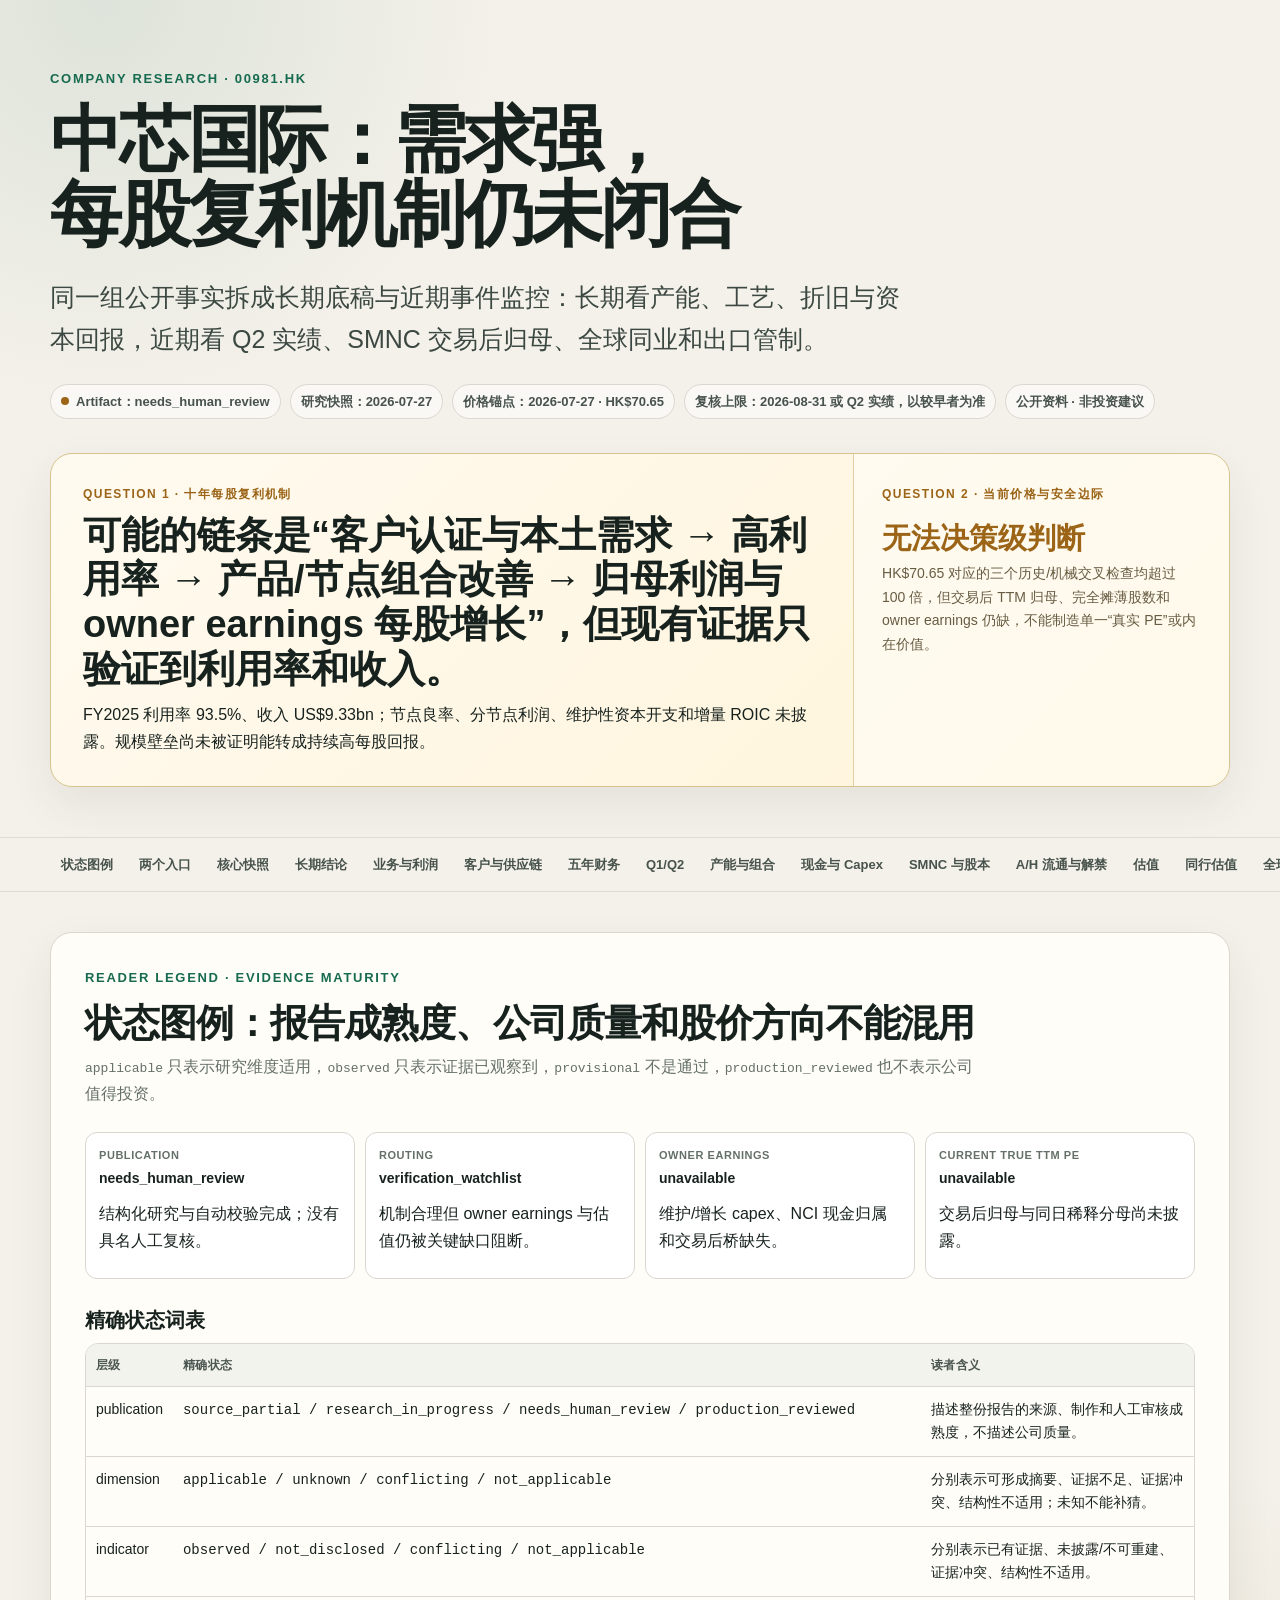
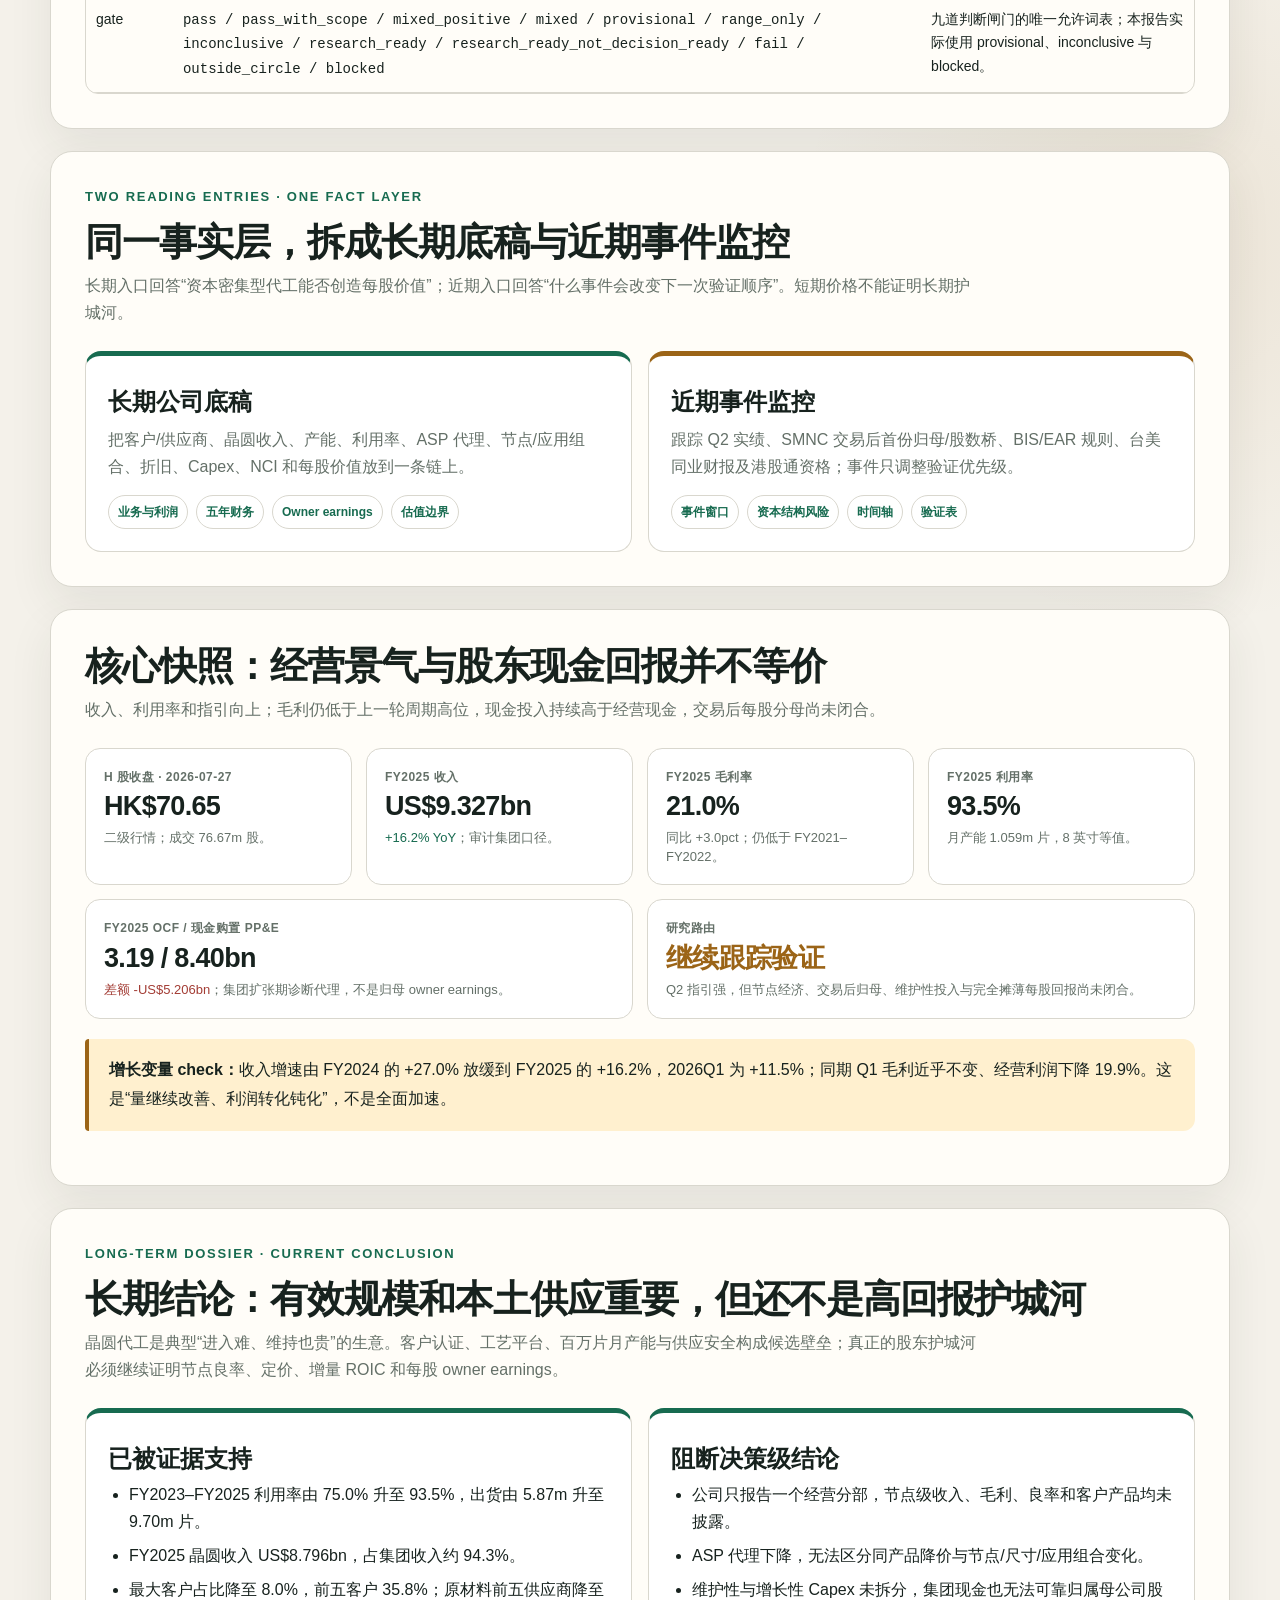
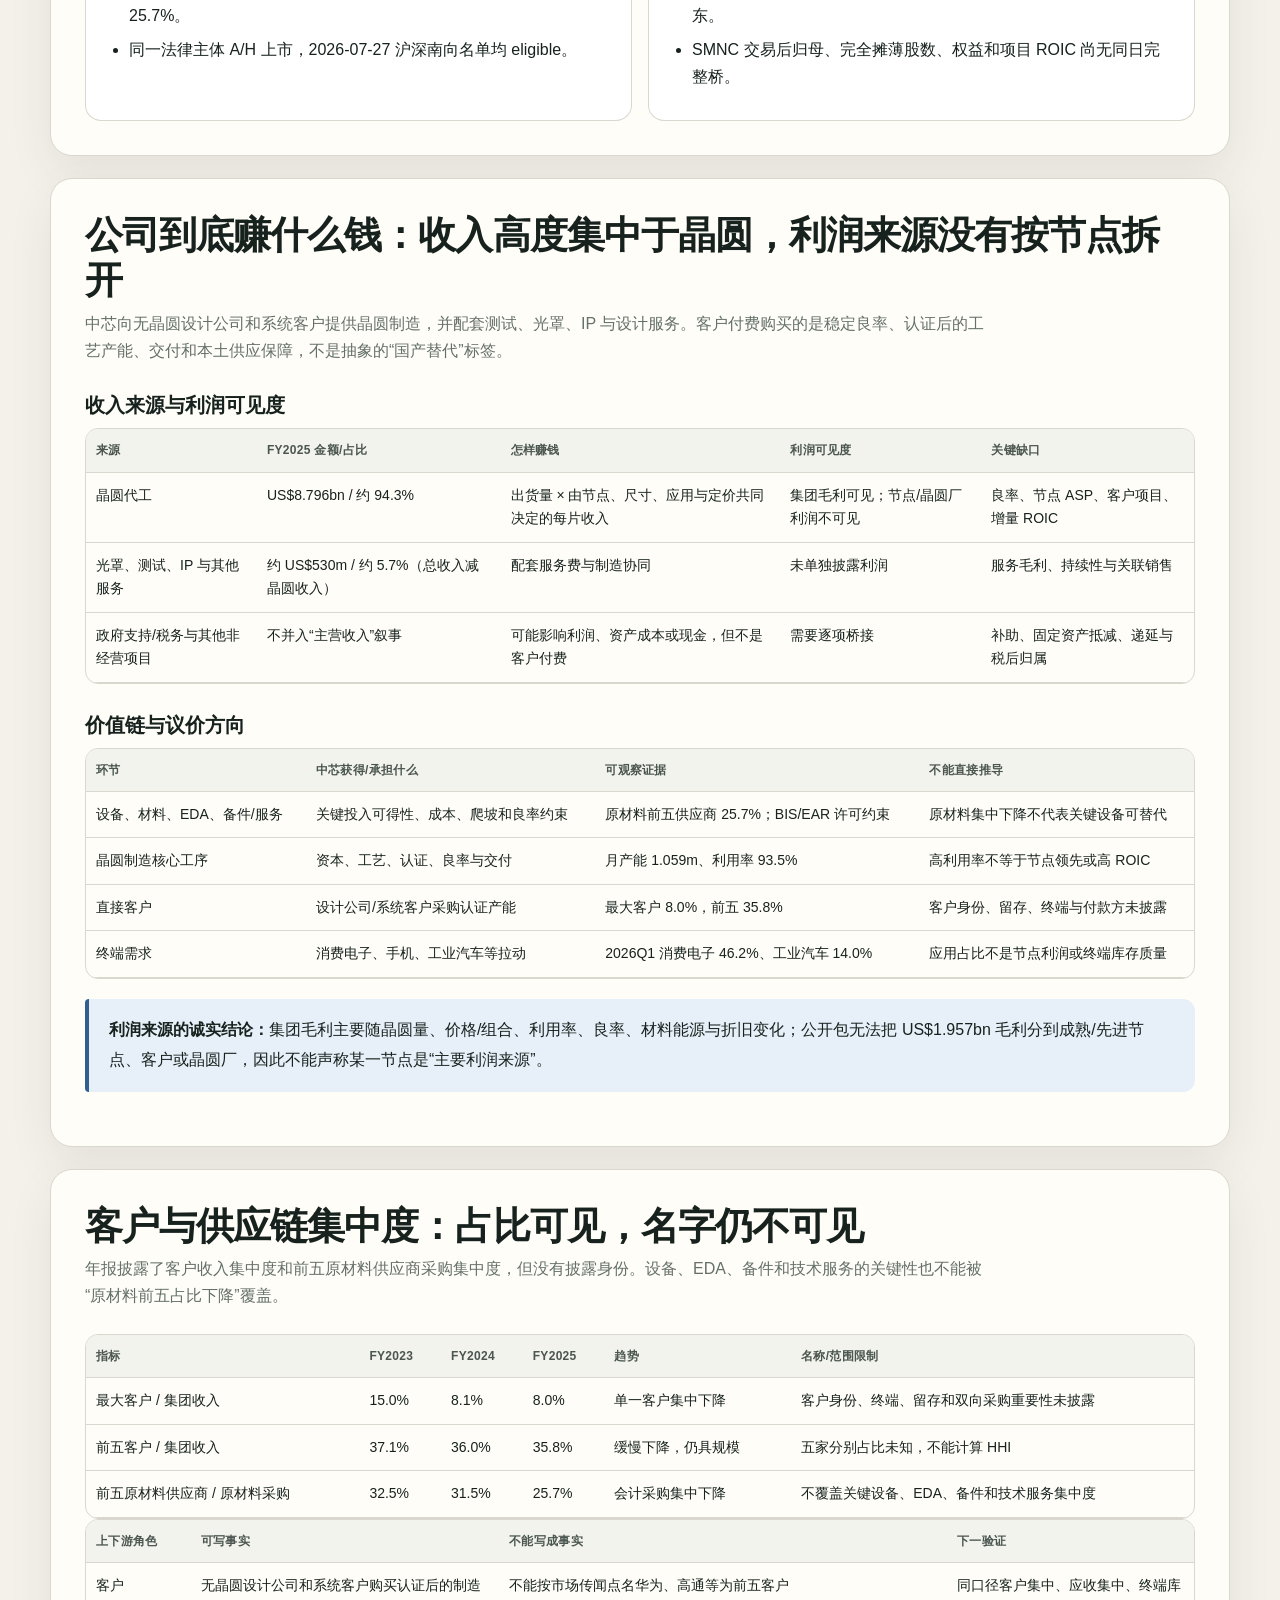
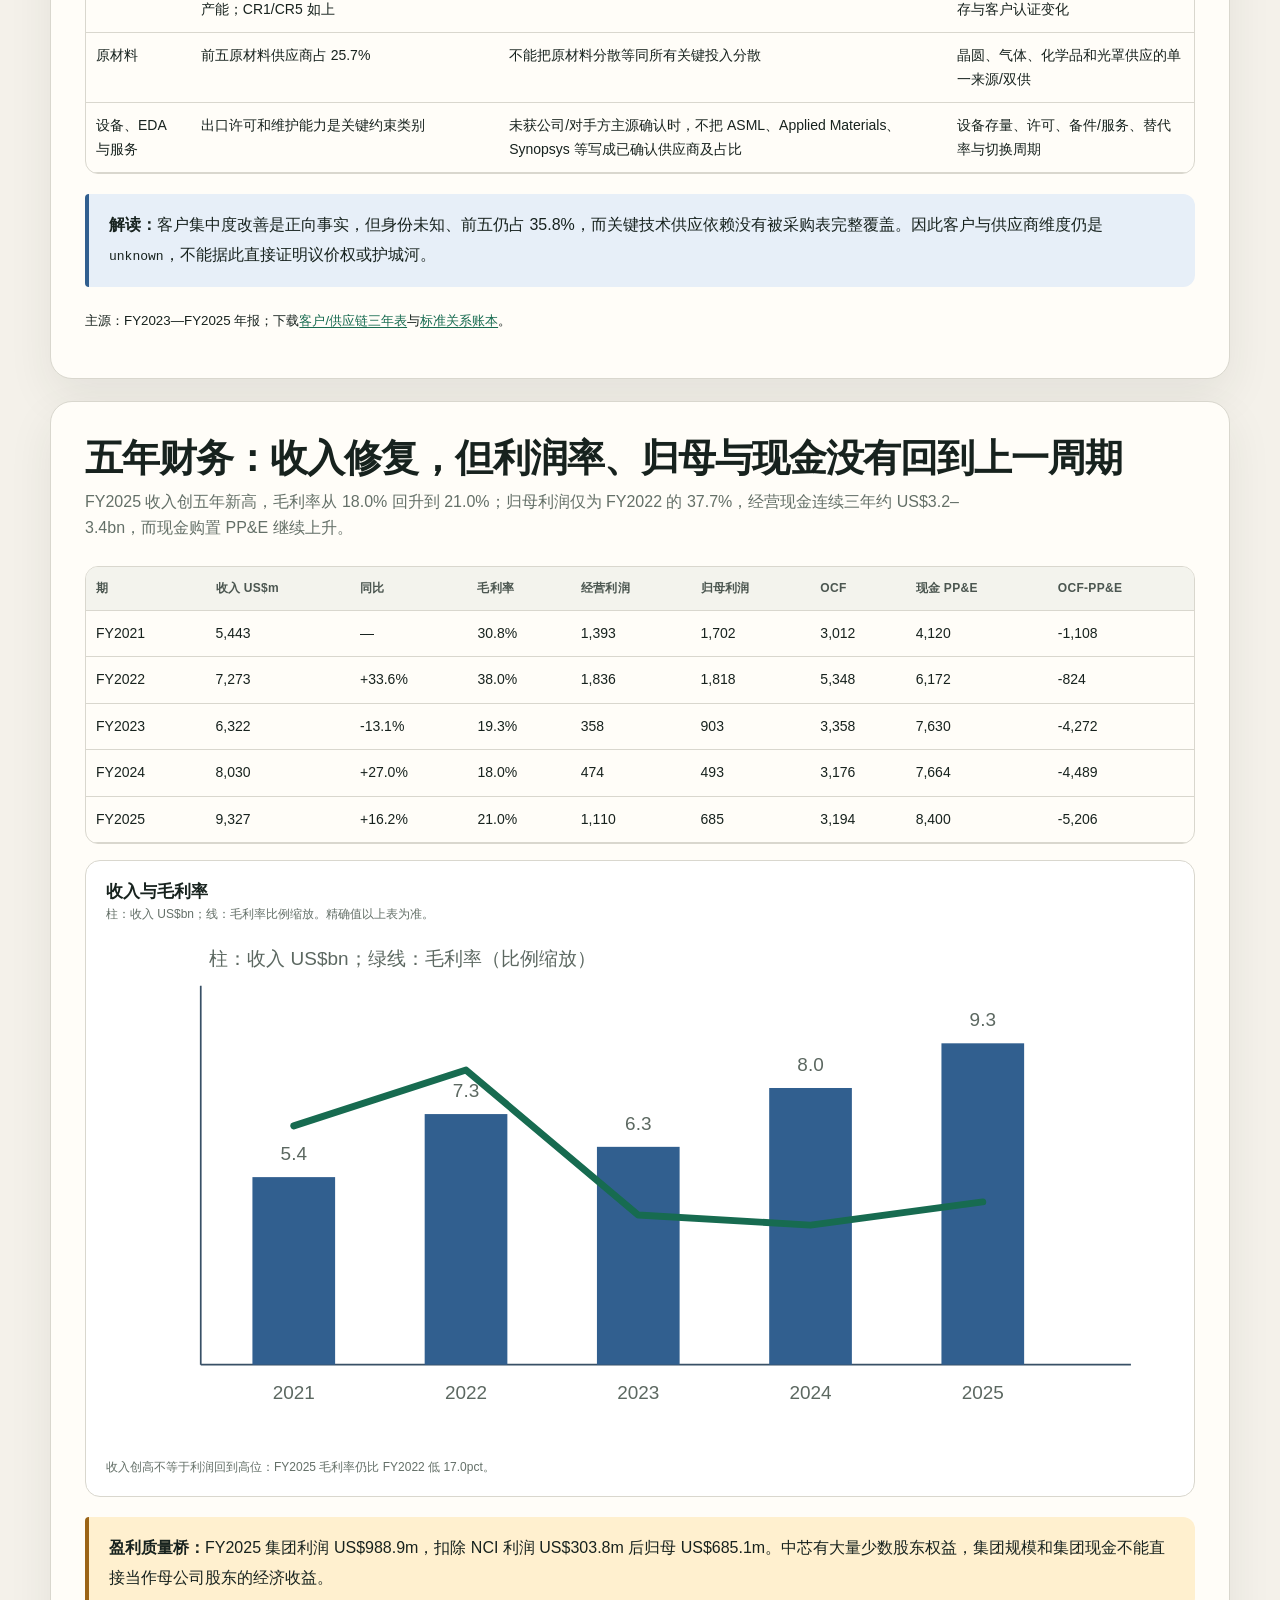
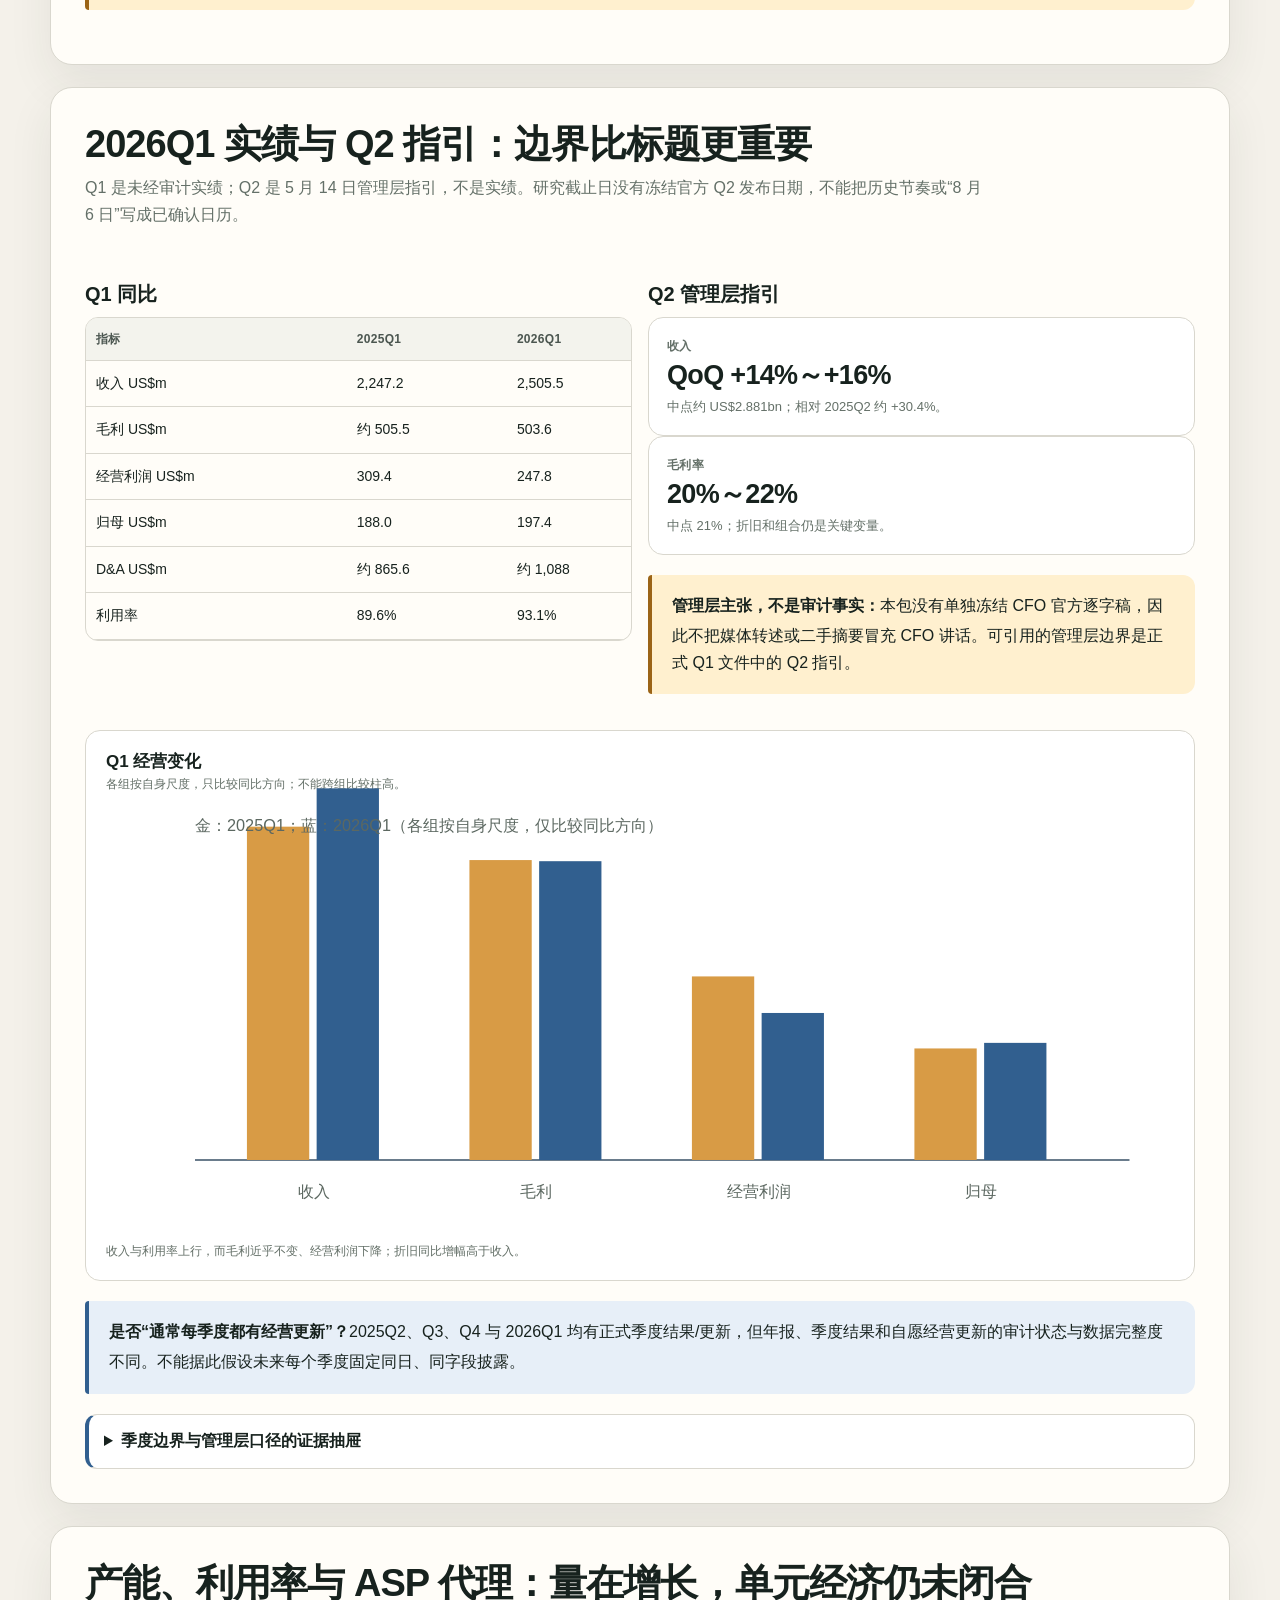
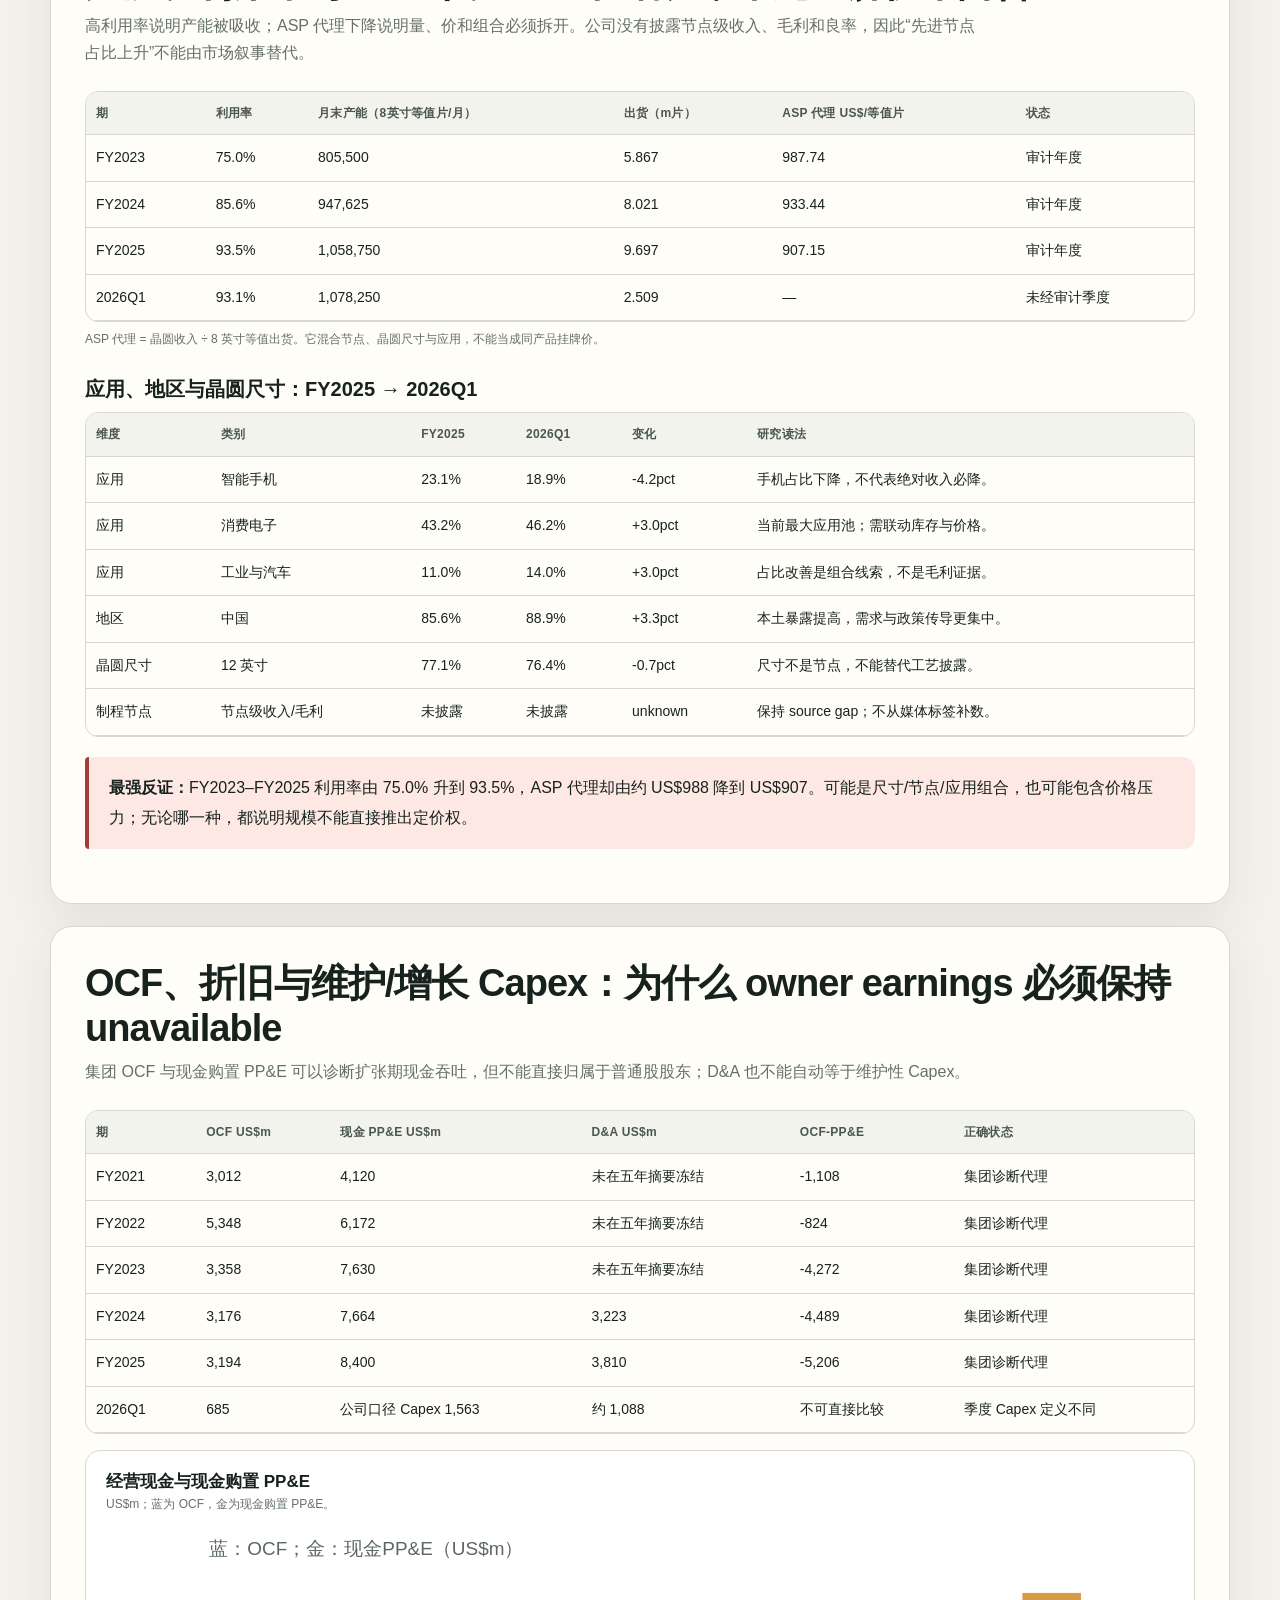
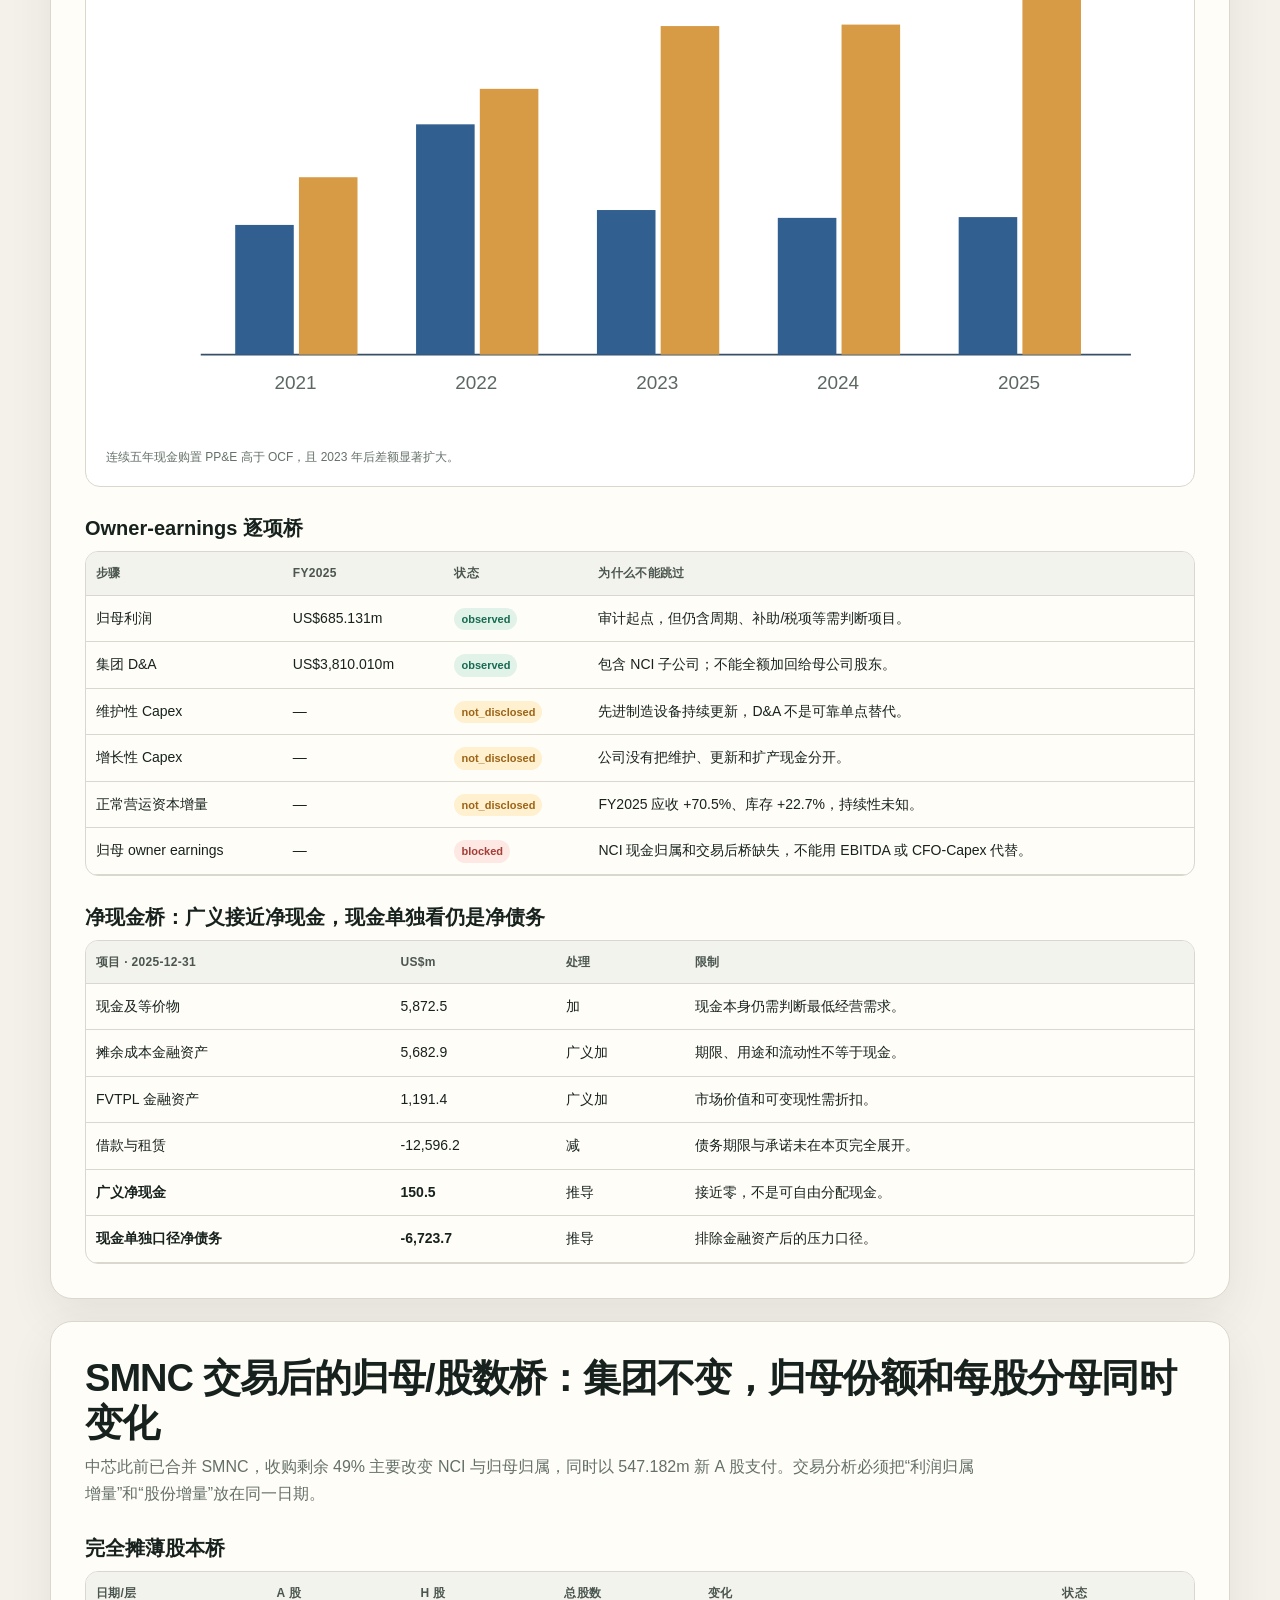
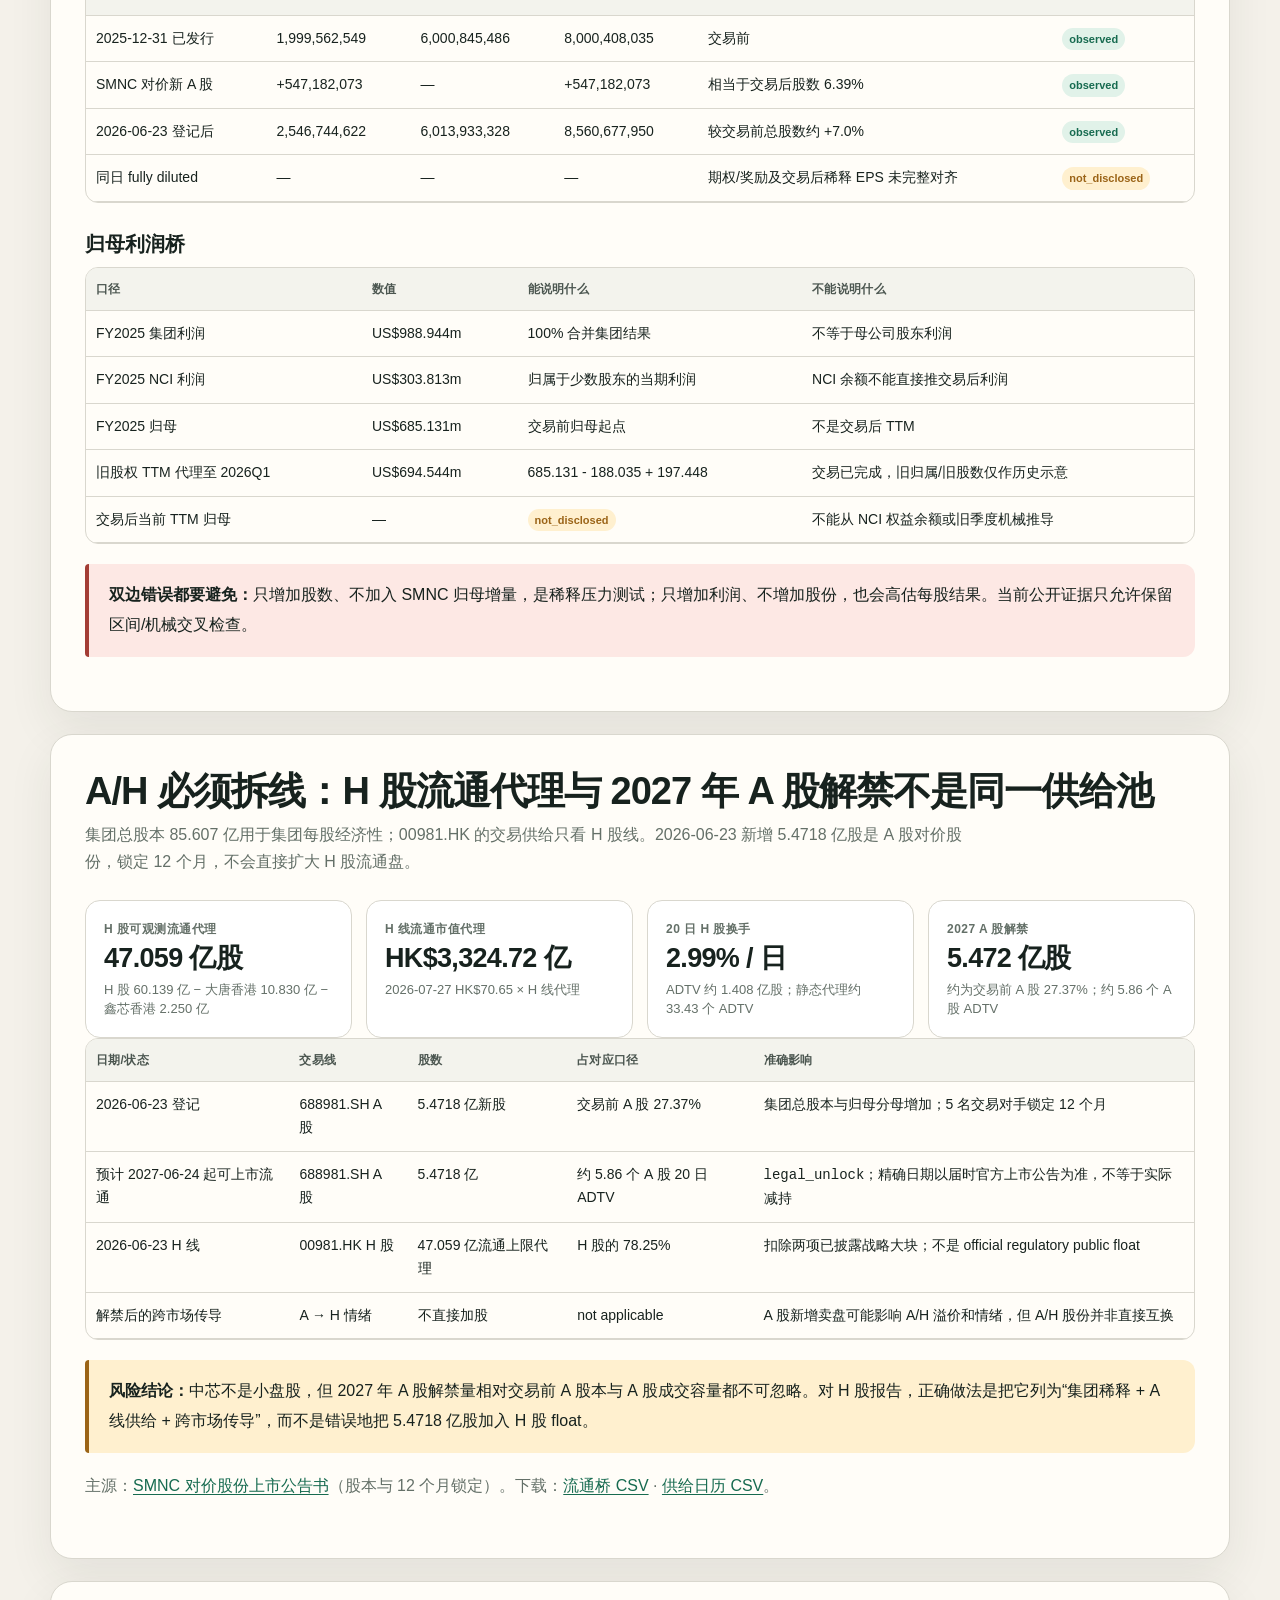
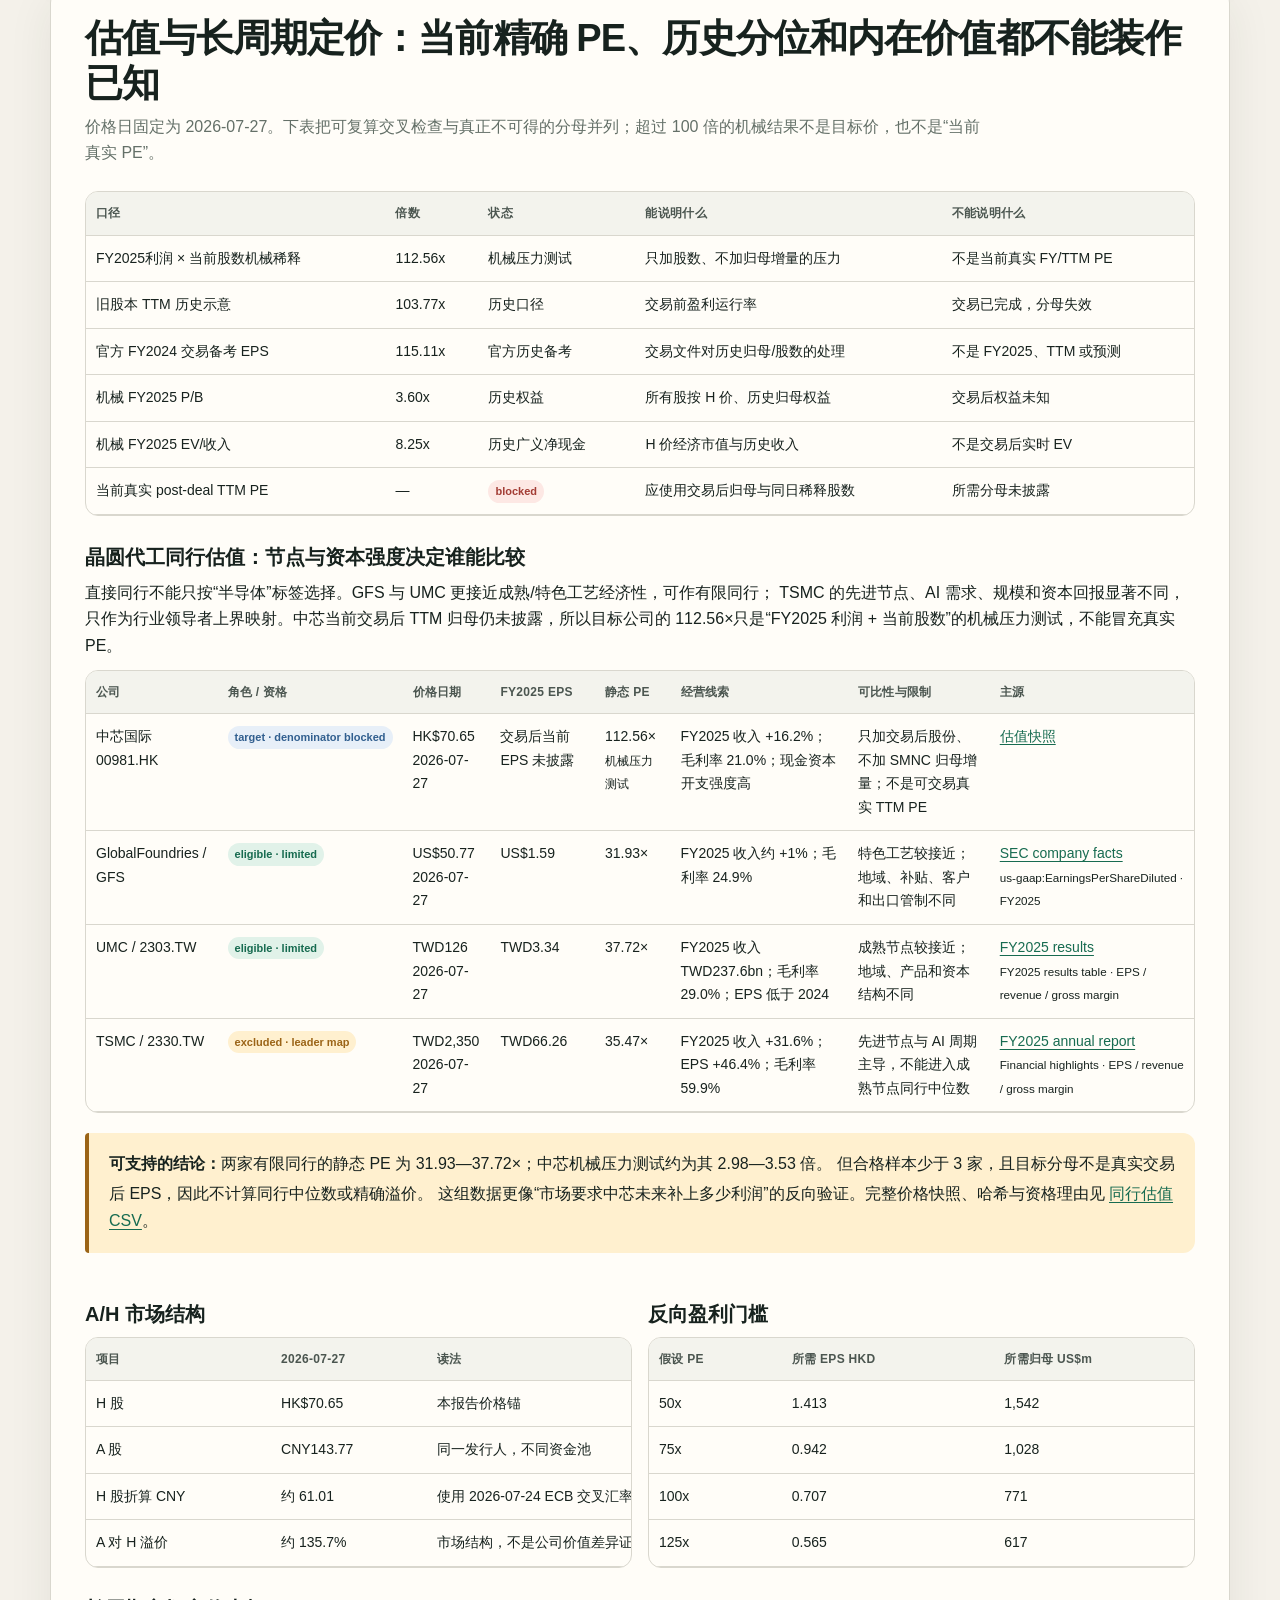
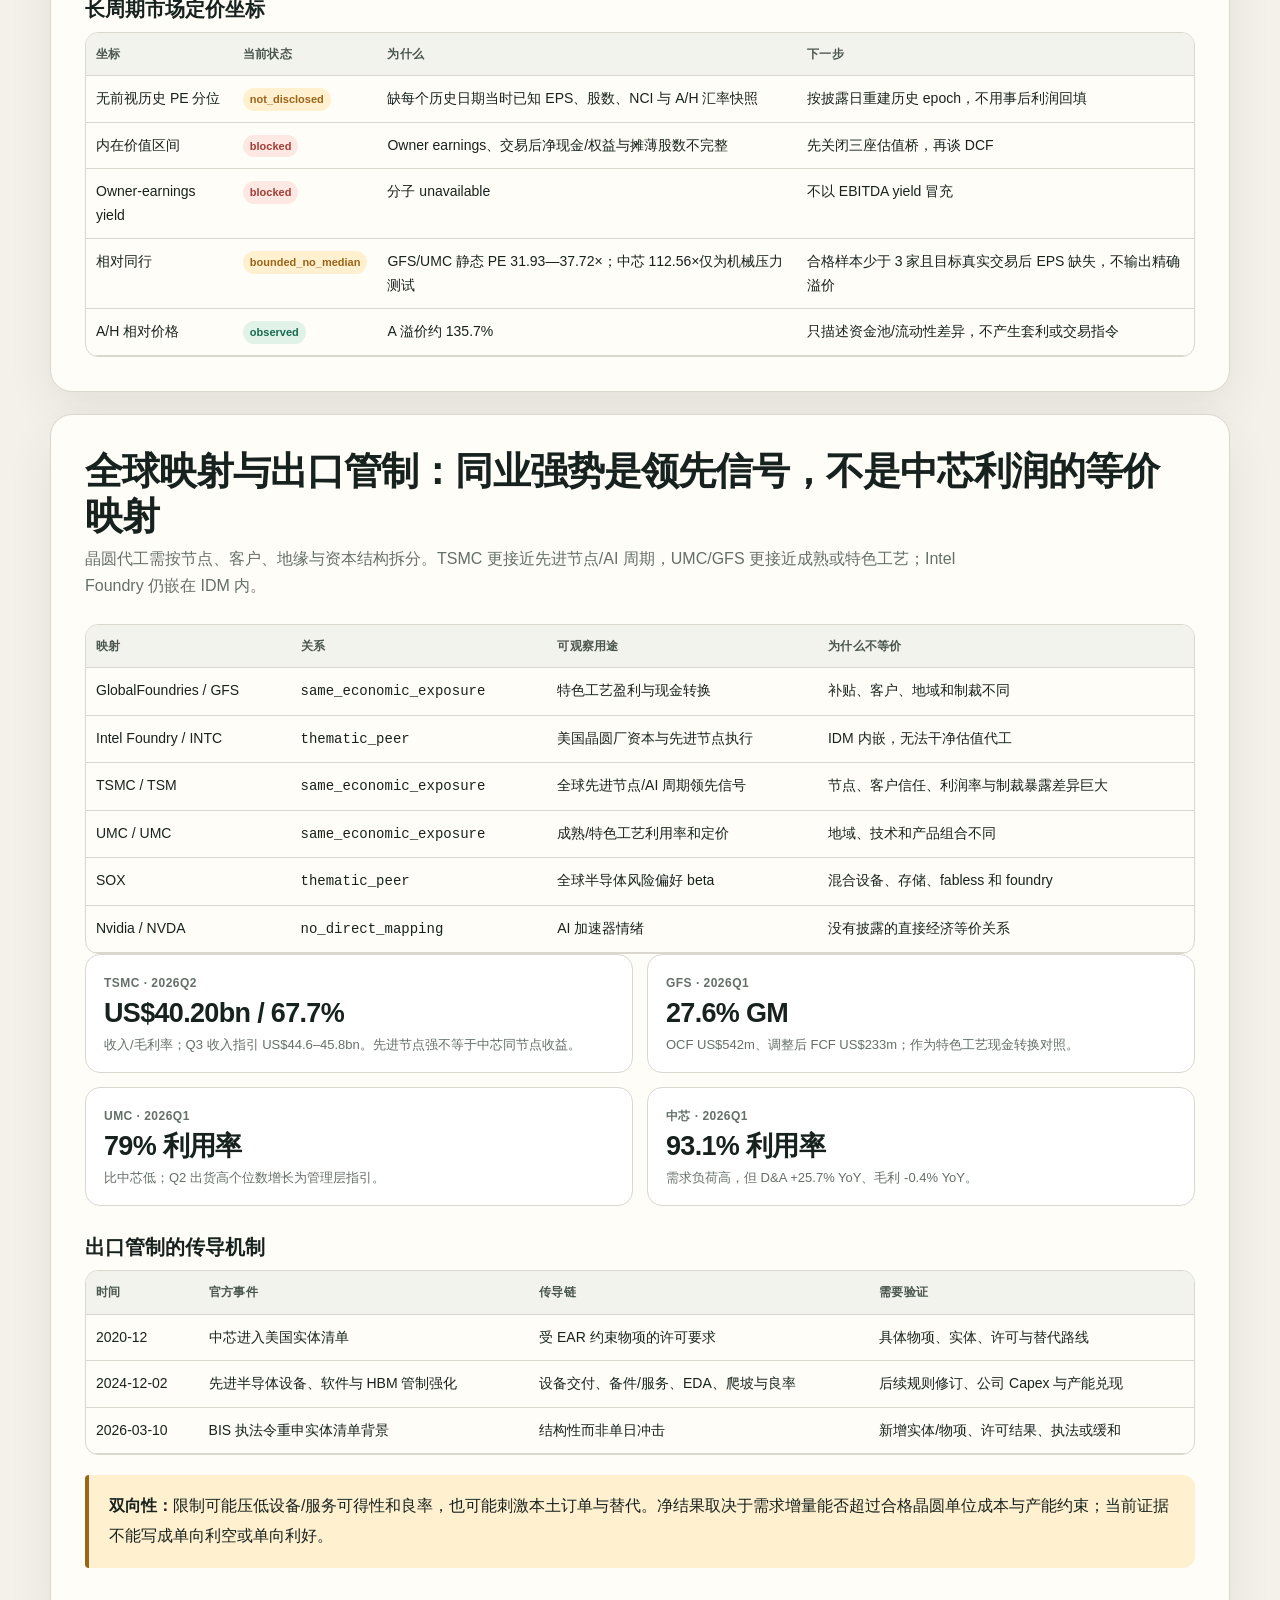
<file: docs/smic-00981-hk/report.html>
<!doctype html>
<html lang="zh-CN">
<head>
  <meta charset="utf-8">
  <meta name="viewport" content="width=device-width, initial-scale=1">
  <meta name="color-scheme" content="light dark">
  <title>中芯国际（00981.HK）研究报告｜2026-07-27</title>
  <link rel="stylesheet" href="../company-report-theme.css">
  <!-- template-parity: viewport-qa-required -->
</head>
<body data-template="company-research-publication-v1" data-stale-after="2026-08-31">
  <header class="hero">
    <div class="wrap">
      <p class="eyebrow">Company Research · 00981.HK</p>
      <h1>中芯国际：需求强，<br>每股复利机制仍未闭合</h1>
      <p class="dek">同一组公开事实拆成长期底稿与近期事件监控：长期看产能、工艺、折旧与资本回报，近期看 Q2 实绩、SMNC 交易后归母、全球同业和出口管制。</p>
      <div class="meta">
        <span class="pill"><span class="dot"></span>Artifact：needs_human_review</span>
        <span class="pill">研究快照：2026-07-27</span>
        <span class="pill">价格锚点：2026-07-27 · HK$70.65</span>
        <span class="pill">复核上限：2026-08-31 或 Q2 实绩，以较早者为准</span>
        <span class="pill">公开资料 · 非投资建议</span>
      </div>
      <div class="verdict">
        <div class="verdict-main">
          <div class="label">Question 1 · 十年每股复利机制</div>
          <h2>可能的链条是“客户认证与本土需求 → 高利用率 → 产品/节点组合改善 → 归母利润与 owner earnings 每股增长”，但现有证据只验证到利用率和收入。</h2>
          <p>FY2025 利用率 93.5%、收入 US$9.33bn；节点良率、分节点利润、维护性资本开支和增量 ROIC 未披露。规模壁垒尚未被证明能转成持续高每股回报。</p>
        </div>
        <div class="verdict-side">
          <div class="label">Question 2 · 当前价格与安全边际</div>
          <div class="signal">无法决策级判断</div>
          <p class="signal-note">HK$70.65 对应的三个历史/机械交叉检查均超过 100 倍，但交易后 TTM 归母、完全摊薄股数和 owner earnings 仍缺，不能制造单一“真实 PE”或内在价值。</p>
        </div>
      </div>
    </div>
  </header>

  <nav aria-label="报告目录">
    <div class="wrap">
      <a href="#status-legend">状态图例</a>
      <a href="#report-doors">两个入口</a>
      <a href="#snapshot">核心快照</a>
      <a href="#long-term">长期结论</a>
      <a href="#business">业务与利润</a>
      <a href="#counterparties">客户与供应链</a>
      <a href="#financials">五年财务</a>
      <a href="#quarter">Q1/Q2</a>
      <a href="#operations">产能与组合</a>
      <a href="#owner-earnings">现金与 Capex</a>
      <a href="#capital">SMNC 与股本</a>
      <a href="#float-supply">A/H 流通与解禁</a>
      <a href="#market-pricing">估值</a>
      <a href="#peer-valuation">同行估值</a>
      <a href="#industry">全球映射</a>
      <a href="#market-structure">资本结构风险</a>
      <a href="#event-monitor">事件监控</a>
      <a href="#buffett">巴芒框架</a>
      <a href="#audit-matrix">25×50×9</a>
      <a href="#methodology">方法论</a>
      <a href="#monitor">下一验证</a>
      <a href="#timeline">时间轴</a>
      <a href="#evidence">证据</a>
    </div>
  </nav>

  <main class="wrap">
    <section id="status-legend">
      <p class="eyebrow">Reader legend · evidence maturity</p>
      <h2>状态图例：报告成熟度、公司质量和股价方向不能混用</h2>
      <p class="section-dek"><code>applicable</code> 只表示研究维度适用，<code>observed</code> 只表示证据已观察到，<code>provisional</code> 不是通过，<code>production_reviewed</code> 也不表示公司值得投资。</p>
      <div class="status-strip">
        <div class="status-box"><div class="status-key">Publication</div><div class="status-value">needs_human_review</div><p>结构化研究与自动校验完成；没有具名人工复核。</p></div>
        <div class="status-box"><div class="status-key">Routing</div><div class="status-value">verification_watchlist</div><p>机制合理但 owner earnings 与估值仍被关键缺口阻断。</p></div>
        <div class="status-box"><div class="status-key">Owner earnings</div><div class="status-value">unavailable</div><p>维护/增长 capex、NCI 现金归属和交易后桥缺失。</p></div>
        <div class="status-box"><div class="status-key">Current true TTM PE</div><div class="status-value">unavailable</div><p>交易后归母与同日稀释分母尚未披露。</p></div>
      </div>
      <h3>精确状态词表</h3>
      <div class="table-wrap">
        <table>
          <thead><tr><th>层级</th><th>精确状态</th><th>读者含义</th></tr></thead>
          <tbody>
            <tr><td>publication</td><td><code>source_partial / research_in_progress / needs_human_review / production_reviewed</code></td><td>描述整份报告的来源、制作和人工审核成熟度，不描述公司质量。</td></tr>
            <tr><td>dimension</td><td><code>applicable / unknown / conflicting / not_applicable</code></td><td>分别表示可形成摘要、证据不足、证据冲突、结构性不适用；未知不能补猜。</td></tr>
            <tr><td>indicator</td><td><code>observed / not_disclosed / conflicting / not_applicable</code></td><td>分别表示已有证据、未披露/不可重建、证据冲突、结构性不适用。</td></tr>
            <tr><td>gate</td><td><code>pass / pass_with_scope / mixed_positive / mixed / provisional / range_only / inconclusive / research_ready / research_ready_not_decision_ready / fail / outside_circle / blocked</code></td><td>九道判断闸门的唯一允许词表；本报告实际使用 provisional、inconclusive 与 blocked。</td></tr>
          </tbody>
        </table>
      </div>
    </section>

    <section id="report-doors">
      <p class="eyebrow">Two reading entries · one fact layer</p>
      <h2>同一事实层，拆成长期底稿与近期事件监控</h2>
      <p class="section-dek">长期入口回答“资本密集型代工能否创造每股价值”；近期入口回答“什么事件会改变下一次验证顺序”。短期价格不能证明长期护城河。</p>
      <div class="entry-grid">
        <article class="entry-card">
          <h3>长期公司底稿</h3>
          <p>把客户/供应商、晶圆收入、产能、利用率、ASP 代理、节点/应用组合、折旧、Capex、NCI 和每股价值放到一条链上。</p>
          <div class="entry-links"><a href="#business">业务与利润</a><a href="#financials">五年财务</a><a href="#owner-earnings">Owner earnings</a><a href="#market-pricing">估值边界</a></div>
        </article>
        <article class="entry-card event">
          <h3>近期事件监控</h3>
          <p>跟踪 Q2 实绩、SMNC 交易后首份归母/股数桥、BIS/EAR 规则、台美同业财报及港股通资格；事件只调整验证优先级。</p>
          <div class="entry-links"><a href="#event-monitor">事件窗口</a><a href="#market-structure">资本结构风险</a><a href="#timeline">时间轴</a><a href="#monitor">验证表</a></div>
        </article>
      </div>
    </section>

    <section id="snapshot">
      <h2>核心快照：经营景气与股东现金回报并不等价</h2>
      <p class="section-dek">收入、利用率和指引向上；毛利仍低于上一轮周期高位，现金投入持续高于经营现金，交易后每股分母尚未闭合。</p>
      <div class="grid">
        <div class="card"><div class="k">H 股收盘 · 2026-07-27</div><div class="v">HK$70.65</div><div class="s">二级行情；成交 76.67m 股。</div></div>
        <div class="card"><div class="k">FY2025 收入</div><div class="v">US$9.327bn</div><div class="s"><span class="up">+16.2% YoY</span>；审计集团口径。</div></div>
        <div class="card"><div class="k">FY2025 毛利率</div><div class="v">21.0%</div><div class="s">同比 +3.0pct；仍低于 FY2021–FY2022。</div></div>
        <div class="card"><div class="k">FY2025 利用率</div><div class="v">93.5%</div><div class="s">月产能 1.059m 片，8 英寸等值。</div></div>
        <div class="card wide"><div class="k">FY2025 OCF / 现金购置 PP&amp;E</div><div class="v">3.19 / 8.40bn</div><div class="s"><span class="down">差额 -US$5.206bn</span>；集团扩张期诊断代理，不是归母 owner earnings。</div></div>
        <div class="card wide"><div class="k">研究路由</div><div class="v flat">继续跟踪验证</div><div class="s">Q2 指引强，但节点经济、交易后归母、维护性投入与完全摊薄每股回报尚未闭合。</div></div>
      </div>
      <div class="callout amber"><strong>增长变量 check：</strong>收入增速由 FY2024 的 +27.0% 放缓到 FY2025 的 +16.2%，2026Q1 为 +11.5%；同期 Q1 毛利近乎不变、经营利润下降 19.9%。这是“量继续改善、利润转化钝化”，不是全面加速。</div>
    </section>

    <section id="long-term">
      <p class="eyebrow">Long-term dossier · current conclusion</p>
      <h2>长期结论：有效规模和本土供应重要，但还不是高回报护城河</h2>
      <p class="section-dek">晶圆代工是典型“进入难、维持也贵”的生意。客户认证、工艺平台、百万片月产能与供应安全构成候选壁垒；真正的股东护城河必须继续证明节点良率、定价、增量 ROIC 和每股 owner earnings。</p>
      <div class="entry-grid">
        <article class="entry-card">
          <h3>已被证据支持</h3>
          <ul class="clean">
            <li>FY2023–FY2025 利用率由 75.0% 升至 93.5%，出货由 5.87m 升至 9.70m 片。</li>
            <li>FY2025 晶圆收入 US$8.796bn，占集团收入约 94.3%。</li>
            <li>最大客户占比降至 8.0%，前五客户 35.8%；原材料前五供应商降至 25.7%。</li>
            <li>同一法律主体 A/H 上市，2026-07-27 沪深南向名单均 eligible。</li>
          </ul>
        </article>
        <article class="entry-card">
          <h3>阻断决策级结论</h3>
          <ul class="clean">
            <li>公司只报告一个经营分部，节点级收入、毛利、良率和客户产品均未披露。</li>
            <li>ASP 代理下降，无法区分同产品降价与节点/尺寸/应用组合变化。</li>
            <li>维护性与增长性 Capex 未拆分，集团现金也无法可靠归属母公司股东。</li>
            <li>SMNC 交易后归母、完全摊薄股数、权益和项目 ROIC 尚无同日完整桥。</li>
          </ul>
        </article>
      </div>
    </section>

    <section id="business">
      <h2>公司到底赚什么钱：收入高度集中于晶圆，利润来源没有按节点拆开</h2>
      <p class="section-dek">中芯向无晶圆设计公司和系统客户提供晶圆制造，并配套测试、光罩、IP 与设计服务。客户付费购买的是稳定良率、认证后的工艺产能、交付和本土供应保障，不是抽象的“国产替代”标签。</p>
      <h3>收入来源与利润可见度</h3>
      <div class="table-wrap">
        <table>
          <thead><tr><th>来源</th><th>FY2025 金额/占比</th><th>怎样赚钱</th><th>利润可见度</th><th>关键缺口</th></tr></thead>
          <tbody>
            <tr><td>晶圆代工</td><td>US$8.796bn / 约 94.3%</td><td>出货量 × 由节点、尺寸、应用与定价共同决定的每片收入</td><td>集团毛利可见；节点/晶圆厂利润不可见</td><td>良率、节点 ASP、客户项目、增量 ROIC</td></tr>
            <tr><td>光罩、测试、IP 与其他服务</td><td>约 US$530m / 约 5.7%（总收入减晶圆收入）</td><td>配套服务费与制造协同</td><td>未单独披露利润</td><td>服务毛利、持续性与关联销售</td></tr>
            <tr><td>政府支持/税务与其他非经营项目</td><td>不并入“主营收入”叙事</td><td>可能影响利润、资产成本或现金，但不是客户付费</td><td>需要逐项桥接</td><td>补助、固定资产抵减、递延与税后归属</td></tr>
          </tbody>
        </table>
      </div>
      <h3>价值链与议价方向</h3>
      <div class="table-wrap">
        <table>
          <thead><tr><th>环节</th><th>中芯获得/承担什么</th><th>可观察证据</th><th>不能直接推导</th></tr></thead>
          <tbody>
            <tr><td>设备、材料、EDA、备件/服务</td><td>关键投入可得性、成本、爬坡和良率约束</td><td>原材料前五供应商 25.7%；BIS/EAR 许可约束</td><td>原材料集中下降不代表关键设备可替代</td></tr>
            <tr><td>晶圆制造核心工序</td><td>资本、工艺、认证、良率与交付</td><td>月产能 1.059m、利用率 93.5%</td><td>高利用率不等于节点领先或高 ROIC</td></tr>
            <tr><td>直接客户</td><td>设计公司/系统客户采购认证产能</td><td>最大客户 8.0%，前五 35.8%</td><td>客户身份、留存、终端与付款方未披露</td></tr>
            <tr><td>终端需求</td><td>消费电子、手机、工业汽车等拉动</td><td>2026Q1 消费电子 46.2%、工业汽车 14.0%</td><td>应用占比不是节点利润或终端库存质量</td></tr>
          </tbody>
        </table>
      </div>
      <div class="callout blue"><strong>利润来源的诚实结论：</strong>集团毛利主要随晶圆量、价格/组合、利用率、良率、材料能源与折旧变化；公开包无法把 US$1.957bn 毛利分到成熟/先进节点、客户或晶圆厂，因此不能声称某一节点是“主要利润来源”。</div>
    </section>

    <section id="counterparties">
      <h2>客户与供应链集中度：占比可见，名字仍不可见</h2>
      <p class="section-dek">年报披露了客户收入集中度和前五原材料供应商采购集中度，但没有披露身份。设备、EDA、备件和技术服务的关键性也不能被“原材料前五占比下降”覆盖。</p>
      <div class="table-wrap">
        <table>
          <thead><tr><th>指标</th><th>FY2023</th><th>FY2024</th><th>FY2025</th><th>趋势</th><th>名称/范围限制</th></tr></thead>
          <tbody>
            <tr><td>最大客户 / 集团收入</td><td>15.0%</td><td>8.1%</td><td>8.0%</td><td>单一客户集中下降</td><td>客户身份、终端、留存和双向采购重要性未披露</td></tr>
            <tr><td>前五客户 / 集团收入</td><td>37.1%</td><td>36.0%</td><td>35.8%</td><td>缓慢下降，仍具规模</td><td>五家分别占比未知，不能计算 HHI</td></tr>
            <tr><td>前五原材料供应商 / 原材料采购</td><td>32.5%</td><td>31.5%</td><td>25.7%</td><td>会计采购集中下降</td><td>不覆盖关键设备、EDA、备件和技术服务集中度</td></tr>
          </tbody>
        </table>
      </div>
      <div class="table-wrap">
        <table>
          <thead><tr><th>上下游角色</th><th>可写事实</th><th>不能写成事实</th><th>下一验证</th></tr></thead>
          <tbody>
            <tr><td>客户</td><td>无晶圆设计公司和系统客户购买认证后的制造产能；CR1/CR5 如上</td><td>不能按市场传闻点名华为、高通等为前五客户</td><td>同口径客户集中、应收集中、终端库存与客户认证变化</td></tr>
            <tr><td>原材料</td><td>前五原材料供应商占 25.7%</td><td>不能把原材料分散等同所有关键投入分散</td><td>晶圆、气体、化学品和光罩供应的单一来源/双供</td></tr>
            <tr><td>设备、EDA 与服务</td><td>出口许可和维护能力是关键约束类别</td><td>未获公司/对手方主源确认时，不把 ASML、Applied Materials、Synopsys 等写成已确认供应商及占比</td><td>设备存量、许可、备件/服务、替代率与切换周期</td></tr>
          </tbody>
        </table>
      </div>
      <div class="callout blue"><strong>解读：</strong>客户集中度改善是正向事实，但身份未知、前五仍占 35.8%，而关键技术供应依赖没有被采购表完整覆盖。因此客户与供应商维度仍是 <code>unknown</code>，不能据此直接证明议价权或护城河。</div>
      <p><small>主源：FY2023—FY2025 年报；下载<a href="data/customer-supply-chain.csv">客户/供应链三年表</a>与<a href="data/counterparty-value-chain.csv">标准关系账本</a>。</small></p>
    </section>

    <section id="financials">
      <h2>五年财务：收入修复，但利润率、归母与现金没有回到上一周期</h2>
      <p class="section-dek">FY2025 收入创五年新高，毛利率从 18.0% 回升到 21.0%；归母利润仅为 FY2022 的 37.7%，经营现金连续三年约 US$3.2–3.4bn，而现金购置 PP&amp;E 继续上升。</p>
      <div class="table-wrap">
        <table>
          <thead><tr><th>期</th><th>收入 US$m</th><th>同比</th><th>毛利率</th><th>经营利润</th><th>归母利润</th><th>OCF</th><th>现金 PP&amp;E</th><th>OCF-PP&amp;E</th></tr></thead>
          <tbody>
            <tr><td>FY2021</td><td>5,443</td><td>—</td><td>30.8%</td><td>1,393</td><td>1,702</td><td>3,012</td><td>4,120</td><td>-1,108</td></tr>
            <tr><td>FY2022</td><td>7,273</td><td>+33.6%</td><td>38.0%</td><td>1,836</td><td>1,818</td><td>5,348</td><td>6,172</td><td>-824</td></tr>
            <tr><td>FY2023</td><td>6,322</td><td>-13.1%</td><td>19.3%</td><td>358</td><td>903</td><td>3,358</td><td>7,630</td><td>-4,272</td></tr>
            <tr><td>FY2024</td><td>8,030</td><td>+27.0%</td><td>18.0%</td><td>474</td><td>493</td><td>3,176</td><td>7,664</td><td>-4,489</td></tr>
            <tr><td>FY2025</td><td>9,327</td><td>+16.2%</td><td>21.0%</td><td>1,110</td><td>685</td><td>3,194</td><td>8,400</td><td>-5,206</td></tr>
          </tbody>
        </table>
      </div>
      <div class="chart full">
        <div class="chart-head"><div><div class="chart-title">收入与毛利率</div><div class="chart-subtitle">柱：收入 US$bn；线：毛利率比例缩放。精确值以上表为准。</div></div></div>
        <svg viewBox="0 0 620 300" role="img" aria-label="FY2021-FY2025 revenue bars and gross margin line">
 <line x1="55" y1="250" x2="595" y2="250" stroke="#385066"/><line x1="55" y1="30" x2="55" y2="250" stroke="#385066"/>
 <rect fill="#315f8f" x="85" y="141.14" width="48" height="108.86"/><text x="109" y="270" text-anchor="middle">2021</text><text x="109" y="131.14" text-anchor="middle">5.4</text><rect fill="#315f8f" x="185" y="104.53999999999999" width="48" height="145.46"/><text x="209" y="270" text-anchor="middle">2022</text><text x="209" y="94.53999999999999" text-anchor="middle">7.3</text><rect fill="#315f8f" x="285" y="123.56" width="48" height="126.44"/><text x="309" y="270" text-anchor="middle">2023</text><text x="309" y="113.56" text-anchor="middle">6.3</text><rect fill="#315f8f" x="385" y="89.4" width="48" height="160.6"/><text x="409" y="270" text-anchor="middle">2024</text><text x="409" y="79.4" text-anchor="middle">8.0</text><rect fill="#315f8f" x="485" y="63.46000000000001" width="48" height="186.54"/><text x="509" y="270" text-anchor="middle">2025</text><text x="509" y="53.46000000000001" text-anchor="middle">9.3</text>
 <polyline class="line-green" points="109,111.4 209,79 309,163.14999999999998 409,169 509,155.5"/>
 <text x="60" y="18">柱：收入 US$bn；绿线：毛利率（比例缩放）</text></svg>
        <p class="chart-note">收入创高不等于利润回到高位：FY2025 毛利率仍比 FY2022 低 17.0pct。</p>
      </div>
      <div class="callout amber"><strong>盈利质量桥：</strong>FY2025 集团利润 US$988.9m，扣除 NCI 利润 US$303.8m 后归母 US$685.1m。中芯有大量少数股东权益，集团规模和集团现金不能直接当作母公司股东的经济收益。</div>
    </section>

    <section id="quarter">
      <h2>2026Q1 实绩与 Q2 指引：边界比标题更重要</h2>
      <p class="section-dek">Q1 是未经审计实绩；Q2 是 5 月 14 日管理层指引，不是实绩。研究截止日没有冻结官方 Q2 发布日期，不能把历史节奏或“8 月 6 日”写成已确认日历。</p>
      <div class="two">
        <div style="min-width:0">
          <h3>Q1 同比</h3>
          <div class="table-wrap">
            <table>
              <thead><tr><th>指标</th><th>2025Q1</th><th>2026Q1</th><th>同比</th></tr></thead>
              <tbody>
                <tr><td>收入 US$m</td><td>2,247.2</td><td>2,505.5</td><td>+11.5%</td></tr>
                <tr><td>毛利 US$m</td><td>约 505.5</td><td>503.6</td><td>-0.4%</td></tr>
                <tr><td>经营利润 US$m</td><td>309.4</td><td>247.8</td><td>-19.9%</td></tr>
                <tr><td>归母 US$m</td><td>188.0</td><td>197.4</td><td>+5.0%</td></tr>
                <tr><td>D&amp;A US$m</td><td>约 865.6</td><td>约 1,088</td><td>+25.7%</td></tr>
                <tr><td>利用率</td><td>89.6%</td><td>93.1%</td><td>+3.5pct</td></tr>
              </tbody>
            </table>
          </div>
        </div>
        <div style="min-width:0">
          <h3>Q2 管理层指引</h3>
          <div class="card wide">
            <div class="k">收入</div><div class="v">QoQ +14%～+16%</div>
            <div class="s">中点约 US$2.881bn；相对 2025Q2 约 +30.4%。</div>
          </div>
          <div class="card wide">
            <div class="k">毛利率</div><div class="v">20%～22%</div>
            <div class="s">中点 21%；折旧和组合仍是关键变量。</div>
          </div>
          <div class="callout amber"><strong>管理层主张，不是审计事实：</strong>本包没有单独冻结 CFO 官方逐字稿，因此不把媒体转述或二手摘要冒充 CFO 讲话。可引用的管理层边界是正式 Q1 文件中的 Q2 指引。</div>
        </div>
      </div>
      <div class="chart full">
        <div class="chart-head"><div><div class="chart-title">Q1 经营变化</div><div class="chart-subtitle">各组按自身尺度，只比较同比方向；不能跨组比较柱高。</div></div></div>
        <svg viewBox="0 0 720 290" role="img" aria-label="Q1 2025 versus Q1 2026 selected metrics">
 <line x1="60" y1="240" x2="690" y2="240" stroke="#385066"/>
 <rect fill="#d89b45" x="95" y="15.28000000000003" width="42" height="224.71999999999997"/><rect fill="#315f8f" x="142" y="-10.550000000000011" width="42" height="250.55"/><text x="140" y="265" text-anchor="middle">收入</text><rect fill="#d89b45" x="245" y="37.80000000000001" width="42" height="202.2"/><rect fill="#315f8f" x="292" y="38.56" width="42" height="201.44"/><text x="290" y="265" text-anchor="middle">毛利</text><rect fill="#d89b45" x="395" y="116.24000000000001" width="42" height="123.75999999999999"/><rect fill="#315f8f" x="442" y="140.88" width="42" height="99.12"/><text x="440" y="265" text-anchor="middle">经营利润</text><rect fill="#d89b45" x="545" y="164.8" width="42" height="75.2"/><rect fill="#315f8f" x="592" y="161.04" width="42" height="78.96000000000001"/><text x="590" y="265" text-anchor="middle">归母</text>
 <text x="60" y="18">金：2025Q1；蓝：2026Q1（各组按自身尺度，仅比较同比方向）</text></svg>
        <p class="chart-note">收入与利用率上行，而毛利近乎不变、经营利润下降；折旧同比增幅高于收入。</p>
      </div>
      <div class="callout blue"><strong>是否“通常每季度都有经营更新”？</strong>2025Q2、Q3、Q4 与 2026Q1 均有正式季度结果/更新，但年报、季度结果和自愿经营更新的审计状态与数据完整度不同。不能据此假设未来每个季度固定同日、同字段披露。</div>
      <details class="evidence-drawer">
        <summary>季度边界与管理层口径的证据抽屉</summary>
        <p><code>E04</code> 2026Q1 未经审计业绩用于实绩同比；<code>E11</code> 同一正式文件中的 Q2 指引用于前瞻区间。两者不得拼成“Q2 已实现”。本研究包未冻结单独的 CFO 官方逐字稿，也未冻结官方 Q2 发布日期，所以讲话归因和日历日期均保持待补。</p>
      </details>
    </section>

    <section id="operations">
      <h2>产能、利用率与 ASP 代理：量在增长，单元经济仍未闭合</h2>
      <p class="section-dek">高利用率说明产能被吸收；ASP 代理下降说明量、价和组合必须拆开。公司没有披露节点级收入、毛利和良率，因此“先进节点占比上升”不能由市场叙事替代。</p>
      <div class="table-wrap">
        <table>
          <thead><tr><th>期</th><th>利用率</th><th>月末产能（8英寸等值片/月）</th><th>出货（m片）</th><th>ASP 代理 US$/等值片</th><th>状态</th></tr></thead>
          <tbody>
            <tr><td>FY2023</td><td>75.0%</td><td>805,500</td><td>5.867</td><td>987.74</td><td>审计年度</td></tr>
            <tr><td>FY2024</td><td>85.6%</td><td>947,625</td><td>8.021</td><td>933.44</td><td>审计年度</td></tr>
            <tr><td>FY2025</td><td>93.5%</td><td>1,058,750</td><td>9.697</td><td>907.15</td><td>审计年度</td></tr>
            <tr><td>2026Q1</td><td>93.1%</td><td>1,078,250</td><td>2.509</td><td>—</td><td>未经审计季度</td></tr>
          </tbody>
        </table>
      </div>
      <p class="chart-note">ASP 代理 = 晶圆收入 ÷ 8 英寸等值出货。它混合节点、晶圆尺寸与应用，不能当成同产品挂牌价。</p>
      <h3>应用、地区与晶圆尺寸：FY2025 → 2026Q1</h3>
      <div class="table-wrap">
        <table>
          <thead><tr><th>维度</th><th>类别</th><th>FY2025</th><th>2026Q1</th><th>变化</th><th>研究读法</th></tr></thead>
          <tbody>
            <tr><td>应用</td><td>智能手机</td><td>23.1%</td><td>18.9%</td><td>-4.2pct</td><td>手机占比下降，不代表绝对收入必降。</td></tr>
            <tr><td>应用</td><td>消费电子</td><td>43.2%</td><td>46.2%</td><td>+3.0pct</td><td>当前最大应用池；需联动库存与价格。</td></tr>
            <tr><td>应用</td><td>工业与汽车</td><td>11.0%</td><td>14.0%</td><td>+3.0pct</td><td>占比改善是组合线索，不是毛利证据。</td></tr>
            <tr><td>地区</td><td>中国</td><td>85.6%</td><td>88.9%</td><td>+3.3pct</td><td>本土暴露提高，需求与政策传导更集中。</td></tr>
            <tr><td>晶圆尺寸</td><td>12 英寸</td><td>77.1%</td><td>76.4%</td><td>-0.7pct</td><td>尺寸不是节点，不能替代工艺披露。</td></tr>
            <tr><td>制程节点</td><td>节点级收入/毛利</td><td>未披露</td><td>未披露</td><td>unknown</td><td>保持 source gap；不从媒体标签补数。</td></tr>
          </tbody>
        </table>
      </div>
      <div class="callout red"><strong>最强反证：</strong>FY2023–FY2025 利用率由 75.0% 升到 93.5%，ASP 代理却由约 US$988 降到 US$907。可能是尺寸/节点/应用组合，也可能包含价格压力；无论哪一种，都说明规模不能直接推出定价权。</div>
    </section>

    <section id="owner-earnings">
      <h2>OCF、折旧与维护/增长 Capex：为什么 owner earnings 必须保持 unavailable</h2>
      <p class="section-dek">集团 OCF 与现金购置 PP&amp;E 可以诊断扩张期现金吞吐，但不能直接归属于普通股股东；D&amp;A 也不能自动等于维护性 Capex。</p>
      <div class="table-wrap">
        <table>
          <thead><tr><th>期</th><th>OCF US$m</th><th>现金 PP&amp;E US$m</th><th>D&amp;A US$m</th><th>OCF-PP&amp;E</th><th>正确状态</th></tr></thead>
          <tbody>
            <tr><td>FY2021</td><td>3,012</td><td>4,120</td><td>未在五年摘要冻结</td><td>-1,108</td><td>集团诊断代理</td></tr>
            <tr><td>FY2022</td><td>5,348</td><td>6,172</td><td>未在五年摘要冻结</td><td>-824</td><td>集团诊断代理</td></tr>
            <tr><td>FY2023</td><td>3,358</td><td>7,630</td><td>未在五年摘要冻结</td><td>-4,272</td><td>集团诊断代理</td></tr>
            <tr><td>FY2024</td><td>3,176</td><td>7,664</td><td>3,223</td><td>-4,489</td><td>集团诊断代理</td></tr>
            <tr><td>FY2025</td><td>3,194</td><td>8,400</td><td>3,810</td><td>-5,206</td><td>集团诊断代理</td></tr>
            <tr><td>2026Q1</td><td>685</td><td>公司口径 Capex 1,563</td><td>约 1,088</td><td>不可直接比较</td><td>季度 Capex 定义不同</td></tr>
          </tbody>
        </table>
      </div>
      <div class="chart full">
        <div class="chart-head"><div><div class="chart-title">经营现金与现金购置 PP&amp;E</div><div class="chart-subtitle">US$m；蓝为 OCF，金为现金购置 PP&amp;E。</div></div></div>
        <svg viewBox="0 0 620 300" role="img" aria-label="Operating cash flow versus cash PP&E">
 <line x1="55" y1="250" x2="595" y2="250" stroke="#385066"/>
 <rect fill="#315f8f" x="75" y="174.7" width="34" height="75.3"/><rect fill="#d89b45" x="112" y="147" width="34" height="103"/><text x="110" y="270" text-anchor="middle">2021</text><rect fill="#315f8f" x="180" y="116.30000000000001" width="34" height="133.7"/><rect fill="#d89b45" x="217" y="95.69999999999999" width="34" height="154.3"/><text x="215" y="270" text-anchor="middle">2022</text><rect fill="#315f8f" x="285" y="166.05" width="34" height="83.95"/><rect fill="#d89b45" x="322" y="59.25" width="34" height="190.75"/><text x="320" y="270" text-anchor="middle">2023</text><rect fill="#315f8f" x="390" y="170.6" width="34" height="79.4"/><rect fill="#d89b45" x="427" y="58.400000000000006" width="34" height="191.6"/><text x="425" y="270" text-anchor="middle">2024</text><rect fill="#315f8f" x="495" y="170.15" width="34" height="79.85"/><rect fill="#d89b45" x="532" y="40" width="34" height="210"/><text x="530" y="270" text-anchor="middle">2025</text>
 <text x="60" y="18">蓝：OCF；金：现金PP&E（US$m）</text></svg>
        <p class="chart-note">连续五年现金购置 PP&amp;E 高于 OCF，且 2023 年后差额显著扩大。</p>
      </div>
      <h3>Owner-earnings 逐项桥</h3>
      <div class="table-wrap">
        <table>
          <thead><tr><th>步骤</th><th>FY2025</th><th>状态</th><th>为什么不能跳过</th></tr></thead>
          <tbody>
            <tr><td>归母利润</td><td>US$685.131m</td><td><span class="tag good">observed</span></td><td>审计起点，但仍含周期、补助/税项等需判断项目。</td></tr>
            <tr><td>集团 D&amp;A</td><td>US$3,810.010m</td><td><span class="tag good">observed</span></td><td>包含 NCI 子公司；不能全额加回给母公司股东。</td></tr>
            <tr><td>维护性 Capex</td><td>—</td><td><span class="tag warn">not_disclosed</span></td><td>先进制造设备持续更新，D&amp;A 不是可靠单点替代。</td></tr>
            <tr><td>增长性 Capex</td><td>—</td><td><span class="tag warn">not_disclosed</span></td><td>公司没有把维护、更新和扩产现金分开。</td></tr>
            <tr><td>正常营运资本增量</td><td>—</td><td><span class="tag warn">not_disclosed</span></td><td>FY2025 应收 +70.5%、库存 +22.7%，持续性未知。</td></tr>
            <tr><td>归母 owner earnings</td><td>—</td><td><span class="tag risk">blocked</span></td><td>NCI 现金归属和交易后桥缺失，不能用 EBITDA 或 CFO-Capex 代替。</td></tr>
          </tbody>
        </table>
      </div>
      <h3>净现金桥：广义接近净现金，现金单独看仍是净债务</h3>
      <div class="table-wrap">
        <table>
          <thead><tr><th>项目 · 2025-12-31</th><th>US$m</th><th>处理</th><th>限制</th></tr></thead>
          <tbody>
            <tr><td>现金及等价物</td><td>5,872.5</td><td>加</td><td>现金本身仍需判断最低经营需求。</td></tr>
            <tr><td>摊余成本金融资产</td><td>5,682.9</td><td>广义加</td><td>期限、用途和流动性不等于现金。</td></tr>
            <tr><td>FVTPL 金融资产</td><td>1,191.4</td><td>广义加</td><td>市场价值和可变现性需折扣。</td></tr>
            <tr><td>借款与租赁</td><td>-12,596.2</td><td>减</td><td>债务期限与承诺未在本页完全展开。</td></tr>
            <tr><td><strong>广义净现金</strong></td><td><strong>150.5</strong></td><td>推导</td><td>接近零，不是可自由分配现金。</td></tr>
            <tr><td><strong>现金单独口径净债务</strong></td><td><strong>-6,723.7</strong></td><td>推导</td><td>排除金融资产后的压力口径。</td></tr>
          </tbody>
        </table>
      </div>
    </section>

    <section id="capital">
      <h2>SMNC 交易后的归母/股数桥：集团不变，归母份额和每股分母同时变化</h2>
      <p class="section-dek">中芯此前已合并 SMNC，收购剩余 49% 主要改变 NCI 与归母归属，同时以 547.182m 新 A 股支付。交易分析必须把“利润归属增量”和“股份增量”放在同一日期。</p>
      <h3>完全摊薄股本桥</h3>
      <div class="table-wrap">
        <table>
          <thead><tr><th>日期/层</th><th>A 股</th><th>H 股</th><th>总股数</th><th>变化</th><th>状态</th></tr></thead>
          <tbody>
            <tr><td>2025-12-31 已发行</td><td>1,999,562,549</td><td>6,000,845,486</td><td>8,000,408,035</td><td>交易前</td><td><span class="tag good">observed</span></td></tr>
            <tr><td>SMNC 对价新 A 股</td><td>+547,182,073</td><td>—</td><td>+547,182,073</td><td>相当于交易后股数 6.39%</td><td><span class="tag good">observed</span></td></tr>
            <tr><td>2026-06-23 登记后</td><td>2,546,744,622</td><td>6,013,933,328</td><td>8,560,677,950</td><td>较交易前总股数约 +7.0%</td><td><span class="tag good">observed</span></td></tr>
            <tr><td>同日 fully diluted</td><td>—</td><td>—</td><td>—</td><td>期权/奖励及交易后稀释 EPS 未完整对齐</td><td><span class="tag warn">not_disclosed</span></td></tr>
          </tbody>
        </table>
      </div>
      <h3>归母利润桥</h3>
      <div class="table-wrap">
        <table>
          <thead><tr><th>口径</th><th>数值</th><th>能说明什么</th><th>不能说明什么</th></tr></thead>
          <tbody>
            <tr><td>FY2025 集团利润</td><td>US$988.944m</td><td>100% 合并集团结果</td><td>不等于母公司股东利润</td></tr>
            <tr><td>FY2025 NCI 利润</td><td>US$303.813m</td><td>归属于少数股东的当期利润</td><td>NCI 余额不能直接推交易后利润</td></tr>
            <tr><td>FY2025 归母</td><td>US$685.131m</td><td>交易前归母起点</td><td>不是交易后 TTM</td></tr>
            <tr><td>旧股权 TTM 代理至 2026Q1</td><td>US$694.544m</td><td>685.131 - 188.035 + 197.448</td><td>交易已完成，旧归属/旧股数仅作历史示意</td></tr>
            <tr><td>交易后当前 TTM 归母</td><td>—</td><td><span class="tag warn">not_disclosed</span></td><td>不能从 NCI 权益余额或旧季度机械推导</td></tr>
          </tbody>
        </table>
      </div>
      <div class="callout red"><strong>双边错误都要避免：</strong>只增加股数、不加入 SMNC 归母增量，是稀释压力测试；只增加利润、不增加股份，也会高估每股结果。当前公开证据只允许保留区间/机械交叉检查。</div>
    </section>

    <section id="float-supply">
      <h2>A/H 必须拆线：H 股流通代理与 2027 年 A 股解禁不是同一供给池</h2>
      <p class="section-dek">集团总股本 85.607 亿用于集团每股经济性；00981.HK 的交易供给只看 H 股线。2026-06-23 新增 5.4718 亿股是 A 股对价股份，锁定 12 个月，不会直接扩大 H 股流通盘。</p>
      <div class="grid">
        <div class="card"><div class="k">H 股可观测流通代理</div><div class="v">47.059 亿股</div><div class="s">H 股 60.139 亿 − 大唐香港 10.830 亿 − 鑫芯香港 2.250 亿</div></div>
        <div class="card"><div class="k">H 线流通市值代理</div><div class="v">HK$3,324.72 亿</div><div class="s">2026-07-27 HK$70.65 × H 线代理</div></div>
        <div class="card"><div class="k">20 日 H 股换手</div><div class="v">2.99% / 日</div><div class="s">ADTV 约 1.408 亿股；静态代理约 33.43 个 ADTV</div></div>
        <div class="card"><div class="k">2027 A 股解禁</div><div class="v">5.472 亿股</div><div class="s">约为交易前 A 股 27.37%；约 5.86 个 A 股 ADTV</div></div>
      </div>
      <div class="table-wrap"><table>
        <thead><tr><th>日期/状态</th><th>交易线</th><th>股数</th><th>占对应口径</th><th>准确影响</th></tr></thead>
        <tbody>
          <tr><td>2026-06-23 登记</td><td>688981.SH A 股</td><td>5.4718 亿新股</td><td>交易前 A 股 27.37%</td><td>集团总股本与归母分母增加；5 名交易对手锁定 12 个月</td></tr>
          <tr><td>预计 2027-06-24 起可上市流通</td><td>688981.SH A 股</td><td>5.4718 亿</td><td>约 5.86 个 A 股 20 日 ADTV</td><td><code>legal_unlock</code>；精确日期以届时官方上市公告为准，不等于实际减持</td></tr>
          <tr><td>2026-06-23 H 线</td><td>00981.HK H 股</td><td>47.059 亿流通上限代理</td><td>H 股的 78.25%</td><td>扣除两项已披露战略大块；不是 official regulatory public float</td></tr>
          <tr><td>解禁后的跨市场传导</td><td>A → H 情绪</td><td>不直接加股</td><td>not applicable</td><td>A 股新增卖盘可能影响 A/H 溢价和情绪，但 A/H 股份并非直接互换</td></tr>
        </tbody>
      </table></div>
      <div class="callout amber"><strong>风险结论：</strong>中芯不是小盘股，但 2027 年 A 股解禁量相对交易前 A 股本与 A 股成交容量都不可忽略。对 H 股报告，正确做法是把它列为“集团稀释 + A 线供给 + 跨市场传导”，而不是错误地把 5.4718 亿股加入 H 股 float。</div>
      <p class="section-dek">主源：<a href="https://star.sse.com.cn/disclosure/listedinfo/announcement/c/new/2026-06-25/688981_20260625_WKJL.pdf">SMNC 对价股份上市公告书</a>（股本与 12 个月锁定）。下载：<a href="data/float-supply-bridge.csv">流通桥 CSV</a> · <a href="data/share-supply-calendar.csv">供给日历 CSV</a>。</p>
    </section>

    <section id="market-pricing">
      <h2>估值与长周期定价：当前精确 PE、历史分位和内在价值都不能装作已知</h2>
      <p class="section-dek">价格日固定为 2026-07-27。下表把可复算交叉检查与真正不可得的分母并列；超过 100 倍的机械结果不是目标价，也不是“当前真实 PE”。</p>
      <div class="table-wrap">
        <table>
          <thead><tr><th>口径</th><th>倍数</th><th>状态</th><th>能说明什么</th><th>不能说明什么</th></tr></thead>
          <tbody>
            <tr><td>FY2025利润 × 当前股数机械稀释</td><td>112.56x</td><td>机械压力测试</td><td>只加股数、不加归母增量的压力</td><td>不是当前真实 FY/TTM PE</td></tr>
            <tr><td>旧股本 TTM 历史示意</td><td>103.77x</td><td>历史口径</td><td>交易前盈利运行率</td><td>交易已完成，分母失效</td></tr>
            <tr><td>官方 FY2024 交易备考 EPS</td><td>115.11x</td><td>官方历史备考</td><td>交易文件对历史归母/股数的处理</td><td>不是 FY2025、TTM 或预测</td></tr>
            <tr><td>机械 FY2025 P/B</td><td>3.60x</td><td>历史权益</td><td>所有股按 H 价、历史归母权益</td><td>交易后权益未知</td></tr>
            <tr><td>机械 FY2025 EV/收入</td><td>8.25x</td><td>历史广义净现金</td><td>H 价经济市值与历史收入</td><td>不是交易后实时 EV</td></tr>
            <tr><td>当前真实 post-deal TTM PE</td><td>—</td><td><span class="tag risk">blocked</span></td><td>应使用交易后归母与同日稀释股数</td><td>所需分母未披露</td></tr>
          </tbody>
        </table>
      </div>
      <h3 id="peer-valuation">晶圆代工同行估值：节点与资本强度决定谁能比较</h3>
      <p>
        直接同行不能只按“半导体”标签选择。GFS 与 UMC 更接近成熟/特色工艺经济性，可作有限同行；
        TSMC 的先进节点、AI 需求、规模和资本回报显著不同，只作为行业领导者上界映射。中芯当前交易后 TTM
        归母仍未披露，所以目标公司的 112.56×只是“FY2025 利润 + 当前股数”的机械压力测试，不能冒充真实 PE。
      </p>
      <div class="table-wrap">
        <table>
          <thead><tr><th>公司</th><th>角色 / 资格</th><th>价格日期</th><th>FY2025 EPS</th><th>静态 PE</th><th>经营线索</th><th>可比性与限制</th><th>主源</th></tr></thead>
          <tbody>
            <tr><td>中芯国际 00981.HK</td><td><span class="tag info">target · denominator blocked</span></td><td>HK$70.65<br>2026-07-27</td><td>交易后当前 EPS 未披露</td><td>112.56×<br><small>机械压力测试</small></td><td>FY2025 收入 +16.2%；毛利率 21.0%；现金资本开支强度高</td><td>只加交易后股份、不加 SMNC 归母增量；不是可交易真实 TTM PE</td><td><a href="./data/valuation-snapshot.csv">估值快照</a></td></tr>
            <tr><td>GlobalFoundries / GFS</td><td><span class="tag good">eligible · limited</span></td><td>US$50.77<br>2026-07-27</td><td>US$1.59</td><td>31.93×</td><td>FY2025 收入约 +1%；毛利率 24.9%</td><td>特色工艺较接近；地域、补贴、客户和出口管制不同</td><td><a href="https://data.sec.gov/api/xbrl/companyfacts/CIK0001709048.json">SEC company facts</a><br><small>us-gaap:EarningsPerShareDiluted · FY2025</small></td></tr>
            <tr><td>UMC / 2303.TW</td><td><span class="tag good">eligible · limited</span></td><td>TWD126<br>2026-07-27</td><td>TWD3.34</td><td>37.72×</td><td>FY2025 收入 TWD237.6bn；毛利率 29.0%；EPS 低于 2024</td><td>成熟节点较接近；地域、产品和资本结构不同</td><td><a href="https://www.umc.com/zh-TW/News/press_release/Content/investor/20260128">FY2025 results</a><br><small>FY2025 results table · EPS / revenue / gross margin</small></td></tr>
            <tr><td>TSMC / 2330.TW</td><td><span class="tag warn">excluded · leader map</span></td><td>TWD2,350<br>2026-07-27</td><td>TWD66.26</td><td>35.47×</td><td>FY2025 收入 +31.6%；EPS +46.4%；毛利率 59.9%</td><td>先进节点与 AI 周期主导，不能进入成熟节点同行中位数</td><td><a href="https://investor.tsmc.com/static/annualReports/2025/english/index.html">FY2025 annual report</a><br><small>Financial highlights · EPS / revenue / gross margin</small></td></tr>
          </tbody>
        </table>
      </div>
      <div class="callout amber">
        <strong>可支持的结论：</strong>两家有限同行的静态 PE 为 31.93—37.72×；中芯机械压力测试约为其 2.98—3.53 倍。
        但合格样本少于 3 家，且目标分母不是真实交易后 EPS，因此不计算同行中位数或精确溢价。
        这组数据更像“市场要求中芯未来补上多少利润”的反向验证。完整价格快照、哈希与资格理由见
        <a href="./data/peer-valuation-comparison.csv">同行估值 CSV</a>。
      </div>
      <div class="two">
        <div style="min-width:0">
          <h3>A/H 市场结构</h3>
          <div class="table-wrap">
            <table>
              <thead><tr><th>项目</th><th>2026-07-27</th><th>读法</th></tr></thead>
              <tbody>
                <tr><td>H 股</td><td>HK$70.65</td><td>本报告价格锚</td></tr>
                <tr><td>A 股</td><td>CNY143.77</td><td>同一发行人，不同资金池</td></tr>
                <tr><td>H 股折算 CNY</td><td>约 61.01</td><td>使用 2026-07-24 ECB 交叉汇率</td></tr>
                <tr><td>A 对 H 溢价</td><td>约 135.7%</td><td>市场结构，不是公司价值差异证明</td></tr>
              </tbody>
            </table>
          </div>
        </div>
        <div style="min-width:0">
          <h3>反向盈利门槛</h3>
          <div class="table-wrap">
            <table>
              <thead><tr><th>假设 PE</th><th>所需 EPS HKD</th><th>所需归母 US$m</th><th>较 FY2025</th></tr></thead>
              <tbody>
                <tr><td>50x</td><td>1.413</td><td>1,542</td><td>2.25x</td></tr>
                <tr><td>75x</td><td>0.942</td><td>1,028</td><td>1.50x</td></tr>
                <tr><td>100x</td><td>0.707</td><td>771</td><td>1.13x</td></tr>
                <tr><td>125x</td><td>0.565</td><td>617</td><td>0.90x</td></tr>
              </tbody>
            </table>
          </div>
        </div>
      </div>
      <h3>长周期市场定价坐标</h3>
      <div class="table-wrap">
        <table>
          <thead><tr><th>坐标</th><th>当前状态</th><th>为什么</th><th>下一步</th></tr></thead>
          <tbody>
            <tr><td>无前视历史 PE 分位</td><td><span class="tag warn">not_disclosed</span></td><td>缺每个历史日期当时已知 EPS、股数、NCI 与 A/H 汇率快照</td><td>按披露日重建历史 epoch，不用事后利润回填</td></tr>
            <tr><td>内在价值区间</td><td><span class="tag risk">blocked</span></td><td>Owner earnings、交易后净现金/权益与摊薄股数不完整</td><td>先关闭三座估值桥，再谈 DCF</td></tr>
            <tr><td>Owner-earnings yield</td><td><span class="tag risk">blocked</span></td><td>分子 unavailable</td><td>不以 EBITDA yield 冒充</td></tr>
            <tr><td>相对同行</td><td><span class="tag warn">bounded_no_median</span></td><td>GFS/UMC 静态 PE 31.93—37.72×；中芯 112.56×仅为机械压力测试</td><td>合格样本少于 3 家且目标真实交易后 EPS 缺失，不输出精确溢价</td></tr>
            <tr><td>A/H 相对价格</td><td><span class="tag good">observed</span></td><td>A 溢价约 135.7%</td><td>只描述资金池/流动性差异，不产生套利或交易指令</td></tr>
          </tbody>
        </table>
      </div>
    </section>

    <section id="industry">
      <h2>全球映射与出口管制：同业强势是领先信号，不是中芯利润的等价映射</h2>
      <p class="section-dek">晶圆代工需按节点、客户、地缘与资本结构拆分。TSMC 更接近先进节点/AI 周期，UMC/GFS 更接近成熟或特色工艺；Intel Foundry 仍嵌在 IDM 内。</p>
      <div class="table-wrap">
        <table>
          <thead><tr><th>映射</th><th>关系</th><th>可观察用途</th><th>为什么不等价</th></tr></thead>
          <tbody>
            <tr><td>GlobalFoundries / GFS</td><td><code>same_economic_exposure</code></td><td>特色工艺盈利与现金转换</td><td>补贴、客户、地域和制裁不同</td></tr>
            <tr><td>Intel Foundry / INTC</td><td><code>thematic_peer</code></td><td>美国晶圆厂资本与先进节点执行</td><td>IDM 内嵌，无法干净估值代工</td></tr>
            <tr><td>TSMC / TSM</td><td><code>same_economic_exposure</code></td><td>全球先进节点/AI 周期领先信号</td><td>节点、客户信任、利润率与制裁暴露差异巨大</td></tr>
            <tr><td>UMC / UMC</td><td><code>same_economic_exposure</code></td><td>成熟/特色工艺利用率和定价</td><td>地域、技术和产品组合不同</td></tr>
            <tr><td>SOX</td><td><code>thematic_peer</code></td><td>全球半导体风险偏好 beta</td><td>混合设备、存储、fabless 和 foundry</td></tr>
            <tr><td>Nvidia / NVDA</td><td><code>no_direct_mapping</code></td><td>AI 加速器情绪</td><td>没有披露的直接经济等价关系</td></tr>
          </tbody>
        </table>
      </div>
      <div class="grid">
        <div class="card wide"><div class="k">TSMC · 2026Q2</div><div class="v">US$40.20bn / 67.7%</div><div class="s">收入/毛利率；Q3 收入指引 US$44.6–45.8bn。先进节点强不等于中芯同节点收益。</div></div>
        <div class="card wide"><div class="k">GFS · 2026Q1</div><div class="v">27.6% GM</div><div class="s">OCF US$542m、调整后 FCF US$233m；作为特色工艺现金转换对照。</div></div>
        <div class="card wide"><div class="k">UMC · 2026Q1</div><div class="v">79% 利用率</div><div class="s">比中芯低；Q2 出货高个位数增长为管理层指引。</div></div>
        <div class="card wide"><div class="k">中芯 · 2026Q1</div><div class="v">93.1% 利用率</div><div class="s">需求负荷高，但 D&amp;A +25.7% YoY、毛利 -0.4% YoY。</div></div>
      </div>
      <h3>出口管制的传导机制</h3>
      <div class="table-wrap">
        <table>
          <thead><tr><th>时间</th><th>官方事件</th><th>传导链</th><th>需要验证</th></tr></thead>
          <tbody>
            <tr><td>2020-12</td><td>中芯进入美国实体清单</td><td>受 EAR 约束物项的许可要求</td><td>具体物项、实体、许可与替代路线</td></tr>
            <tr><td>2024-12-02</td><td>先进半导体设备、软件与 HBM 管制强化</td><td>设备交付、备件/服务、EDA、爬坡与良率</td><td>后续规则修订、公司 Capex 与产能兑现</td></tr>
            <tr><td>2026-03-10</td><td>BIS 执法令重申实体清单背景</td><td>结构性而非单日冲击</td><td>新增实体/物项、许可结果、执法或缓和</td></tr>
          </tbody>
        </table>
      </div>
      <div class="callout amber"><strong>双向性：</strong>限制可能压低设备/服务可得性和良率，也可能刺激本土订单与替代。净结果取决于需求增量能否超过合格晶圆单位成本与产能约束；当前证据不能写成单向利空或单向利好。</div>
    </section>

    <section id="market-structure">
      <h2>不是小盘股，但资本结构、A/H 资金池与政策事件仍会放大波动</h2>
      <p class="section-dek">中芯按 H 价机械计值并非小市值公司；其高弹性主要来自高估值、政策敏感、A/H 分割、南向资金和大额股权交易，而不是简单的“筹码少”。本包没有官方净空仓、完整卖空流量和借券费率，因此不讨论空头强弱。</p>
      <div class="table-wrap">
        <table>
          <thead><tr><th>事件/结构</th><th>当前事实</th><th>可能机制</th><th>研究边界</th></tr></thead>
          <tbody>
            <tr><td>SMNC 新股发行</td><td>新增 547.182m A 股</td><td>利润归属提升与股数稀释同时发生</td><td>交易后 EPS/ROIC 未披露，不能先下增厚结论</td></tr>
            <tr><td>A/H 价差</td><td>A 对 H 溢价约 135.7%</td><td>投资者、流动性、制度与资金流不同</td><td>同一发行人不代表价差会收敛</td></tr>
            <tr><td>港股通</td><td>沪、深南向均 eligible</td><td>资格变化影响新购与被动/主动资金</td><td>近端退通风险低但不为零，官方名单优先</td></tr>
            <tr><td>恒生指数家族</td><td>本包未冻结官方成分文件</td><td>指数纳入/剔除可影响被动资金</td><td>保持 unknown，不从媒体预测写成事实</td></tr>
            <tr><td>出口政策</td><td>实体清单与许可背景仍在</td><td>设备、服务、良率、资本开支和估值风险溢价</td><td>单日新闻不能代表多季度经济结果</td></tr>
            <tr><td>完全摊薄 overhang</td><td>同日期期权/奖励与交易后稀释 EPS 未完整</td><td>每股分母不确定</td><td>不以基本股数冒充 fully diluted</td></tr>
          </tbody>
        </table>
      </div>
      <div class="callout red"><strong>高风险组合：</strong>当前精确 PE 不可得、机械倍数高、现金投入大、政策尾部与交易后每股桥未闭合。任何一个因素未必单独致命，但它们共同要求更高证据门槛，不能因为行业景气就降低要求。</div>
    </section>

    <section id="event-monitor">
      <p class="eyebrow">Near-term monitor · event windows</p>
      <h2>事件监控：看首次可交易日与 T+5，不用 20 日形态猜因果</h2>
      <p class="section-dek">事件窗口统一比较中芯与 HSTECH；超额收益是共振描述，不是因果估计。SMNC 文件后的负超额最明显，TSMC 强业绩也没有机械传导为中芯上涨。</p>
      <div class="table-wrap event-study">
        <table>
          <thead><tr><th>事件</th><th>状态/时点</th><th>首日</th><th>HSTECH</th><th>首日超额</th><th>T+5</th><th>基准 T+5</th><th>T+5 超额</th><th>归因边界</th></tr></thead>
          <tbody>
            <tr><td>5/14 Q1 + Q2 指引</td><td>after close / completed</td><td>-0.49%</td><td>-2.66%</td><td>+2.17%</td><td>+3.78%</td><td>-6.05%</td><td>+9.83%</td><td>公司相对跑赢；重叠市场因素存在</td></tr>
            <tr><td>6/25 SMNC 交易文件</td><td>after close / completed</td><td>-6.98%</td><td>-3.41%</td><td>-3.56%</td><td>-9.77%</td><td>+2.11%</td><td>-11.88%</td><td>与交易担忧一致，但不证明单一因果</td></tr>
            <tr><td>7/16 TSMC Q2 映射</td><td>during session / thematic</td><td>-9.97%</td><td>-4.37%</td><td>-5.60%</td><td>-5.92%</td><td>-2.81%</td><td>-3.11%</td><td>全球同业事件，不是中芯公告</td></tr>
          </tbody>
        </table>
      </div>
      <div class="chart full">
        <div class="chart-head"><div><div class="chart-title">事件相对回报</div><div class="chart-subtitle">蓝/红：中芯；金：HSTECH；零轴为 0%。</div></div></div>
        <svg viewBox="0 0 760 320" role="img" aria-label="SMIC versus HSTECH event window returns">
 <line x1="60" y1="150" x2="730" y2="150" stroke="#6a8298"/>
 <rect fill="#a33d35" x="80" y="150" width="32" height="4.409999999999997"/><rect fill="#d89b45" x="115" y="150" width="32" height="23.939999999999998"/><text x="114" y="285" text-anchor="middle">Q1首日</text><rect fill="#315f8f" x="188" y="115.98" width="32" height="34.019999999999996"/><rect fill="#d89b45" x="223" y="150" width="32" height="54.44999999999999"/><text x="222" y="285" text-anchor="middle">Q1 T+5</text><rect fill="#a33d35" x="296" y="150" width="32" height="62.81999999999999"/><rect fill="#d89b45" x="331" y="150" width="32" height="30.689999999999998"/><text x="330" y="285" text-anchor="middle">SMNC首日</text><rect fill="#a33d35" x="404" y="150" width="32" height="87.93"/><rect fill="#d89b45" x="439" y="131.01" width="32" height="18.99000000000001"/><text x="438" y="285" text-anchor="middle">SMNC T+5</text><rect fill="#a33d35" x="512" y="150" width="32" height="89.73000000000002"/><rect fill="#d89b45" x="547" y="150" width="32" height="39.329999999999984"/><text x="546" y="285" text-anchor="middle">TSMC首日</text><rect fill="#a33d35" x="620" y="150" width="32" height="53.28"/><rect fill="#d89b45" x="655" y="150" width="32" height="25.289999999999992"/><text x="654" y="285" text-anchor="middle">TSMC T+5</text>
 <text x="60" y="20">蓝/红：SMIC；金：HSTECH；零轴=0%</text></svg>
        <p class="chart-note">窗口越短越接近情绪/预期重定价，但仍不能排除同期行业、指数与资金因素。</p>
      </div>
      <div class="two">
        <div class="callout blue"><strong>近期验证事件：</strong>Q2 实际收入、毛利、折旧、归母、利用率；SMNC 交易后首份 basic/diluted EPS；BIS/EAR 新规则；TSMC/UMC/GFS 资本开支与成熟节点价格。</div>
        <div class="callout amber"><strong>官方日历边界：</strong>Q2 正式发布日期在研究截止时 TBA；“近期可能发生”不能改写为 confirmed event。</div>
      </div>
    </section>

    <section id="buffett">
      <h2>巴菲特—芒格框架：高进入壁垒不自动等于好生意</h2>
      <p class="section-dek">能力圈、护城河、资本配置和安全边际必须落到可复算每股经济。对中芯，最难的不是理解晶圆代工，而是判断每年巨额再投资后普通股股东真正留下多少现金。</p>
      <div class="grid">
        <div class="card wide"><div class="k">能力圈</div><div class="v flat">可理解但高复杂</div><div class="s">量、利用率、应用和集团毛利可观察；节点良率、设备许可和先进工艺经济性超出公开证据。</div></div>
        <div class="card wide"><div class="k">候选护城河</div><div class="v flat">规模 / 认证 / 本土供应</div><div class="s">这些机制可能限制进入，但尚未证明持续高 ROIC 或 owner earnings。</div></div>
        <div class="card wide"><div class="k">资本配置</div><div class="v down">等待交易后验证</div><div class="s">扩产、研发、债务与 SMNC 交易可追踪；每股归母增量是否超过股数和资本投入尚未知。</div></div>
        <div class="card wide"><div class="k">价格与安全边际</div><div class="v down">blocked</div><div class="s">Owner earnings、交易后 TTM 与历史无前视分位不可得，只能做反向盈利门槛。</div></div>
      </div>
      <div class="callout red"><strong>最强反方：</strong>高利用率、持续扩产和本土替代叙事同时存在，但 ASP 代理下降、折旧上升、OCF-现金 PP&amp;E 连续为负、节点经济不透明且机械倍数高。若高利用率仍不能改善毛利和现金回报，候选护城河就没有转成股东经济结果。</div>
    </section>

    <section id="audit-matrix">
      <h2>研究审计：25 个维度、50 个指标族、9 道 gate</h2>
      <p class="section-dek">结构化 artifact 是权威状态。表格完整展开，不用综合打分掩盖 unknown、not_disclosed 或 blocked。</p>
      <details open class="evidence-drawer">
        <summary>25 个研究维度 × 每维 2 个指标</summary>
        <div class="table-wrap">
          <table>
            <thead><tr><th>#</th><th>dimension / status</th><th>indicator 1 / status</th><th>indicator 2 / status</th><th>结论或缺口</th></tr></thead>
            <tbody><tr data-dimension="security_and_legal_subject">
      <td>1</td>
      <td><code>security_and_legal_subject</code><br><span class="tag good">applicable</span></td>
      <td data-indicator="exact_security_issuer_share_class_and_rights"><code>exact_security_issuer_share_class_and_rights</code><br><span class="tag good">observed</span></td>
      <td data-indicator="dated_price_share_count_currency_and_listing_status"><code>dated_price_share_count_currency_and_listing_status</code><br><span class="tag good">observed</span></td>
      <td>00981.HK 与 688981.SH 是同一开曼法律主体的两类普通股上市；00981 于 2026-07-27 同时在沪、深港股通南向名单内。</td>
    </tr>
<tr data-dimension="control_and_beneficial_ownership">
      <td>2</td>
      <td><code>control_and_beneficial_ownership</code><br><span class="tag warn">unknown</span></td>
      <td data-indicator="controller_voting_pledges_and_cross_holdings"><code>controller_voting_pledges_and_cross_holdings</code><br><span class="tag warn">not_disclosed</span></td>
      <td data-indicator="value_transfers_nci_and_related_party_exposure"><code>value_transfers_nci_and_related_party_exposure</code><br><span class="tag good">observed</span></td>
      <td>SMNC 49% 少数股权收购改变归母归属和股数，但最终控制人、国家股东影响与全部质押/交叉持股尚未形成完整穿透图。</td>
    </tr>
<tr data-dimension="business_model">
      <td>3</td>
      <td><code>business_model</code><br><span class="tag good">applicable</span></td>
      <td data-indicator="payer_value_proposition_revenue_and_cash_mechanism"><code>payer_value_proposition_revenue_and_cash_mechanism</code><br><span class="tag good">observed</span></td>
      <td data-indicator="capital_needs_and_business_failure_variables"><code>capital_needs_and_business_failure_variables</code><br><span class="tag good">observed</span></td>
      <td>核心是晶圆代工：客户付费购买工艺制造、测试及配套设计/IP/光罩服务；成败变量是良率、利用率、ASP/产品组合、折旧和持续资本投入。</td>
    </tr>
<tr data-dimension="revenue_structure">
      <td>4</td>
      <td><code>revenue_structure</code><br><span class="tag warn">unknown</span></td>
      <td data-indicator="segment_product_and_geography_reconciliation"><code>segment_product_and_geography_reconciliation</code><br><span class="tag good">observed</span></td>
      <td data-indicator="volume_price_mix_acquisition_and_scope_bridge"><code>volume_price_mix_acquisition_and_scope_bridge</code><br><span class="tag warn">not_disclosed</span></td>
      <td>公司只报告一个经营分部；应用、地区和晶圆尺寸可见，但节点、客户产品和分节点利润未披露。</td>
    </tr>
<tr data-dimension="industry_chain_position">
      <td>5</td>
      <td><code>industry_chain_position</code><br><span class="tag good">applicable</span></td>
      <td data-indicator="upstream_process_customer_payer_and_substitute_map"><code>upstream_process_customer_payer_and_substitute_map</code><br><span class="tag good">observed</span></td>
      <td data-indicator="profit_pool_and_inventory_credit_technology_risk"><code>profit_pool_and_inventory_credit_technology_risk</code><br><span class="tag good">observed</span></td>
      <td>位于无晶圆设计公司与设备/材料之间的制造瓶颈；本土替代带来需求，但设备、EDA、材料和工艺服务受到出口管制约束。</td>
    </tr>
<tr data-dimension="product_and_unit_economics">
      <td>6</td>
      <td><code>product_and_unit_economics</code><br><span class="tag warn">unknown</span></td>
      <td data-indicator="price_volume_mix_and_incremental_economics"><code>price_volume_mix_and_incremental_economics</code><br><span class="tag good">observed</span></td>
      <td data-indicator="industry_denominator_scope_and_comparability"><code>industry_denominator_scope_and_comparability</code><br><span class="tag warn">not_disclosed</span></td>
      <td>FY2023–FY2025 晶圆收入/8英寸等值出货代理 ASP 约从 US$988 降至 US$907，同时利用率从75%升至93.5%；价量与组合方向可见，良率/节点成本不可见。</td>
    </tr>
<tr data-dimension="customers">
      <td>7</td>
      <td><code>customers</code><br><span class="tag warn">unknown</span></td>
      <td data-indicator="customer_channel_end_user_and_payer_separation"><code>customer_channel_end_user_and_payer_separation</code><br><span class="tag warn">not_disclosed</span></td>
      <td data-indicator="concentration_retention_receivables_inventory_and_external_evidence"><code>concentration_retention_receivables_inventory_and_external_evidence</code><br><span class="tag good">observed</span></td>
      <td>最大客户占比从 FY2023 的15.0%降至 FY2025 的8.0%，但前五客户仍占35.8%；最终终端和客户身份未披露。</td>
    </tr>
<tr data-dimension="suppliers">
      <td>8</td>
      <td><code>suppliers</code><br><span class="tag warn">unknown</span></td>
      <td data-indicator="critical_inputs_concentration_related_parties_and_substitution"><code>critical_inputs_concentration_related_parties_and_substitution</code><br><span class="tag good">observed</span></td>
      <td data-indicator="terms_prepayments_availability_and_cost_pass_through"><code>terms_prepayments_availability_and_cost_pass_through</code><br><span class="tag warn">not_disclosed</span></td>
      <td>前五原材料供应商采购占比由 FY2023 32.5%降至 FY2025 25.7%，但关键设备、软件和服务的供应集中与替代周期未量化。</td>
    </tr>
<tr data-dimension="competition_structure">
      <td>9</td>
      <td><code>competition_structure</code><br><span class="tag good">applicable</span></td>
      <td data-indicator="entry_exit_capacity_price_and_substitution"><code>entry_exit_capacity_price_and_substitution</code><br><span class="tag good">observed</span></td>
      <td data-indicator="competitor_customer_and_regulator_corroboration"><code>competitor_customer_and_regulator_corroboration</code><br><span class="tag good">observed</span></td>
      <td>晶圆代工进入壁垒高但供给扩张具有周期性；TSMC/UMC/GFS/Intel Foundry 各自代表不同节点和商业模型，均非中芯的等价替代。</td>
    </tr>
<tr data-dimension="durable_moat">
      <td>10</td>
      <td><code>durable_moat</code><br><span class="tag warn">unknown</span></td>
      <td data-indicator="mechanism_economic_result_durability_and_direction"><code>mechanism_economic_result_durability_and_direction</code><br><span class="tag warn">not_disclosed</span></td>
      <td data-indicator="strongest_falsifying_evidence"><code>strongest_falsifying_evidence</code><br><span class="tag good">observed</span></td>
      <td>候选护城河是本土规模、客户认证、PDK/IP/制造协同和供应保障；现有证据不足以证明这些机制已转成持续高回报。</td>
    </tr>
<tr data-dimension="revenue_quality">
      <td>11</td>
      <td><code>revenue_quality</code><br><span class="tag warn">unknown</span></td>
      <td data-indicator="revenue_receivables_contract_assets_returns_and_cash"><code>revenue_receivables_contract_assets_returns_and_cash</code><br><span class="tag good">observed</span></td>
      <td data-indicator="acquisition_period_end_channel_and_recognition_distortion"><code>acquisition_period_end_channel_and_recognition_distortion</code><br><span class="tag warn">not_disclosed</span></td>
      <td>FY2025 收入增长16.2%，但应收和库存增速更快；现金转化没有随收入同步改善。</td>
    </tr>
<tr data-dimension="earnings_quality">
      <td>12</td>
      <td><code>earnings_quality</code><br><span class="tag warn">unknown</span></td>
      <td data-indicator="reported_to_normalized_parent_earnings_bridge"><code>reported_to_normalized_parent_earnings_bridge</code><br><span class="tag good">observed</span></td>
      <td data-indicator="tax_attribution_scope_and_adjustment_disagreement"><code>tax_attribution_scope_and_adjustment_disagreement</code><br><span class="tag warn">not_disclosed</span></td>
      <td>FY2025 集团利润 US$988.9m，NCI US$303.8m，归母 US$685.1m；2026Q1 归母增长主要受 NCI 同比下降影响，经营利润反而下降。</td>
    </tr>
<tr data-dimension="cash_conversion">
      <td>13</td>
      <td><code>cash_conversion</code><br><span class="tag good">applicable</span></td>
      <td data-indicator="profit_operating_cash_and_distributable_cash_bridge"><code>profit_operating_cash_and_distributable_cash_bridge</code><br><span class="tag good">observed</span></td>
      <td data-indicator="factoring_payment_restricted_cash_and_sector_scope"><code>factoring_payment_restricted_cash_and_sector_scope</code><br><span class="tag good">observed</span></td>
      <td>FY2025 OCF US$3.194bn，而现金购置PP&amp;E US$8.400bn；2026Q1 OCF US$0.685bn、公司口径capex US$1.563bn。</td>
    </tr>
<tr data-dimension="working_capital">
      <td>14</td>
      <td><code>working_capital</code><br><span class="tag warn">unknown</span></td>
      <td data-indicator="receivables_inventory_payables_prepayments_and_contract_balances"><code>receivables_inventory_payables_prepayments_and_contract_balances</code><br><span class="tag good">observed</span></td>
      <td data-indicator="sustainable_financing_vs_temporary_cash_release"><code>sustainable_financing_vs_temporary_cash_release</code><br><span class="tag warn">not_disclosed</span></td>
      <td>FY2025 应收+70.5%、库存+22.7%，合同负债下降49.5%，三项共同拖累现金；持续性尚不能判断。</td>
    </tr>
<tr data-dimension="capital_intensity">
      <td>15</td>
      <td><code>capital_intensity</code><br><span class="tag warn">unknown</span></td>
      <td data-indicator="maintenance_vs_growth_investment_range"><code>maintenance_vs_growth_investment_range</code><br><span class="tag warn">not_disclosed</span></td>
      <td data-indicator="capex_capacity_utilization_and_competitive_requirements"><code>capex_capacity_utilization_and_competitive_requirements</code><br><span class="tag good">observed</span></td>
      <td>FY2025 D&amp;A US$3.810bn、现金PP&amp;E US$8.400bn；维护性与增长性资本开支未披露，owner earnings 无法给精确单点。</td>
    </tr>
<tr data-dimension="returns_on_capital">
      <td>16</td>
      <td><code>returns_on_capital</code><br><span class="tag warn">unknown</span></td>
      <td data-indicator="multiperiod_roe_roic_and_incremental_returns"><code>multiperiod_roe_roic_and_incremental_returns</code><br><span class="tag warn">not_disclosed</span></td>
      <td data-indicator="leverage_buyback_cycle_and_accounting_decomposition"><code>leverage_buyback_cycle_and_accounting_decomposition</code><br><span class="tag good">observed</span></td>
      <td>FY2025 归母ROE约3.3%，但NCI注资、政府支持、在建工程和交易后权益重组使简化ROIC不可靠。</td>
    </tr>
<tr data-dimension="balance_sheet_survival">
      <td>17</td>
      <td><code>balance_sheet_survival</code><br><span class="tag warn">unknown</span></td>
      <td data-indicator="debt_liquidity_covenants_guarantees_pledges_and_off_balance"><code>debt_liquidity_covenants_guarantees_pledges_and_off_balance</code><br><span class="tag good">observed</span></td>
      <td data-indicator="adverse_scenario_financing_need"><code>adverse_scenario_financing_need</code><br><span class="tag warn">not_disclosed</span></td>
      <td>FY2025 广义现金类资产约US$12.747bn、借款及租赁约US$12.596bn，接近净现金；但现金单独口径为明显净债务。</td>
    </tr>
<tr data-dimension="capital_allocation">
      <td>18</td>
      <td><code>capital_allocation</code><br><span class="tag warn">unknown</span></td>
      <td data-indicator="reinvestment_ma_dividend_buyback_issuance_debt_and_cash_ledger"><code>reinvestment_ma_dividend_buyback_issuance_debt_and_cash_ledger</code><br><span class="tag good">observed</span></td>
      <td data-indicator="diluted_per_share_outcomes_and_opportunity_cost"><code>diluted_per_share_outcomes_and_opportunity_cost</code><br><span class="tag warn">not_disclosed</span></td>
      <td>主要资本配置是晶圆厂扩产、研发、债务与少数股东资本，以及以547.182m新A股收购SMNC剩余49%。</td>
    </tr>
<tr data-dimension="management">
      <td>19</td>
      <td><code>management</code><br><span class="tag warn">unknown</span></td>
      <td data-indicator="dated_commitments_vs_outcomes"><code>dated_commitments_vs_outcomes</code><br><span class="tag good">observed</span></td>
      <td data-indicator="incentives_compensation_succession_insider_actions_and_candor"><code>incentives_compensation_succession_insider_actions_and_candor</code><br><span class="tag warn">not_disclosed</span></td>
      <td>管理层持续强调产能扩张、本土需求和折旧压力，短期指引可追踪；长期承诺兑现、激励和继任评分未完成。</td>
    </tr>
<tr data-dimension="governance_and_related_parties">
      <td>20</td>
      <td><code>governance_and_related_parties</code><br><span class="tag warn">unknown</span></td>
      <td data-indicator="related_sales_purchases_loans_guarantees_and_asset_transfers"><code>related_sales_purchases_loans_guarantees_and_asset_transfers</code><br><span class="tag good">observed</span></td>
      <td data-indicator="pricing_minority_fairness_oversight_and_dissent"><code>pricing_minority_fairness_oversight_and_dissent</code><br><span class="tag warn">not_disclosed</span></td>
      <td>年报与交易文件提供治理和关联事项基础，但国家股东影响、关联融资/采购定价和少数股东公平性尚未逐项复核。</td>
    </tr>
<tr data-dimension="accounting_and_audit">
      <td>21</td>
      <td><code>accounting_and_audit</code><br><span class="tag good">applicable</span></td>
      <td data-indicator="audit_kam_standard_policy_and_restatement"><code>audit_kam_standard_policy_and_restatement</code><br><span class="tag good">observed</span></td>
      <td data-indicator="statement_reproduction_and_conflict_preservation"><code>statement_reproduction_and_conflict_preservation</code><br><span class="tag good">observed</span></td>
      <td>FY2023–FY2025 年报均为审计IFRS报表，2025审计意见无保留；季度结果未审计，二者状态分开。</td>
    </tr>
<tr data-dimension="tax_and_legal">
      <td>22</td>
      <td><code>tax_and_legal</code><br><span class="tag warn">unknown</span></td>
      <td data-indicator="effective_deferred_and_uncertain_tax"><code>effective_deferred_and_uncertain_tax</code><br><span class="tag good">observed</span></td>
      <td data-indicator="litigation_penalties_compliance_and_tail_exposure"><code>litigation_penalties_compliance_and_tail_exposure</code><br><span class="tag warn">not_disclosed</span></td>
      <td>所得税与递延税可由年报核验；出口管制、许可、技术服务和潜在处罚具有交易级法律复杂性。</td>
    </tr>
<tr data-dimension="per_share_economics">
      <td>23</td>
      <td><code>per_share_economics</code><br><span class="tag warn">unknown</span></td>
      <td data-indicator="basic_diluted_and_fully_diluted_share_reconciliation"><code>basic_diluted_and_fully_diluted_share_reconciliation</code><br><span class="tag warn">not_disclosed</span></td>
      <td data-indicator="per_share_growth_distribution_issuance_and_repurchase_outcomes"><code>per_share_growth_distribution_issuance_and_repurchase_outcomes</code><br><span class="tag good">observed</span></td>
      <td>交易后已发行约8.561bn股；但激励工具和交易后归母利润没有同日完整桥，因此精确全摊薄EPS仍未知。</td>
    </tr>
<tr data-dimension="valuation">
      <td>24</td>
      <td><code>valuation</code><br><span class="tag warn">unknown</span></td>
      <td data-indicator="currency_consistent_value_range_assumptions_and_dates"><code>currency_consistent_value_range_assumptions_and_dates</code><br><span class="tag good">observed</span></td>
      <td data-indicator="reverse_expectations_sensitivities_and_cross_check"><code>reverse_expectations_sensitivities_and_cross_check</code><br><span class="tag warn">not_disclosed</span></td>
      <td>7月27日港股HK$70.65；机械历史口径约111–113倍，官方FY2024交易备考约115倍，但当前精确TTM PE/PB/EV仍受交易后利润与权益缺口限制。</td>
    </tr>
<tr data-dimension="disconfirming_evidence">
      <td>25</td>
      <td><code>disconfirming_evidence</code><br><span class="tag good">applicable</span></td>
      <td data-indicator="independent_strongest_counter_thesis"><code>independent_strongest_counter_thesis</code><br><span class="tag good">observed</span></td>
      <td data-indicator="observable_invalidation_next_evidence_and_review_date"><code>observable_invalidation_next_evidence_and_review_date</code><br><span class="tag good">observed</span></td>
      <td>最强反方不是单一制裁新闻，而是高capex、ASP代理下降、节点经济性不透明和高估值同时存在。</td>
    </tr></tbody>
          </table>
        </div>
      </details>
      <details open class="evidence-drawer">
        <summary>9 道 gate 完整结果</summary>
        <div class="table-wrap">
          <table>
            <thead><tr><th>gate</th><th>result</th><th>原因</th><th>阻断缺口 / 下一验证</th></tr></thead>
            <tbody><tr data-gate="identity_and_source_integrity">
      <td><code>identity_and_source_integrity</code></td>
      <td><span class="tag warn">provisional</span></td>
      <td>A/H同发行人、主要报表与港股通点时资格已核验；控制穿透与人工签署未完成。</td>
      <td>完成最终控制、投票、质押与交叉持股穿透；补具名 reviewer。</td>
    </tr>
<tr data-gate="circle_of_competence">
      <td><code>circle_of_competence</code></td>
      <td><span class="tag warn">provisional</span></td>
      <td>晶圆代工机制可理解，但节点良率、设备许可与先进工艺经济性超出公开证据。</td>
      <td>等待节点良率、设备许可、分节点成本与项目经济性披露。</td>
    </tr>
<tr data-gate="business_economics">
      <td><code>business_economics</code></td>
      <td><span class="tag neutral">inconclusive</span></td>
      <td>量、价代理、利用率与毛利可见；节点级利润和增量ROIC不可见。</td>
      <td>用 Q2 实绩和后续项目数据检验节点利润与增量 ROIC。</td>
    </tr>
<tr data-gate="durable_moat">
      <td><code>durable_moat</code></td>
      <td><span class="tag neutral">inconclusive</span></td>
      <td>规模/认证壁垒明确，但未证明能持续产生高owner earnings或ROIC。</td>
      <td>跟踪良率、分节点毛利、客户迁移和高利用率下的现金回报。</td>
    </tr>
<tr data-gate="management_and_capital_allocation">
      <td><code>management_and_capital_allocation</code></td>
      <td><span class="tag warn">provisional</span></td>
      <td>扩产、研发和SMNC交易可追踪；交易后每股结果和项目回报仍待验证。</td>
      <td>等待交易后 basic/diluted EPS、项目回报和每股结果。</td>
    </tr>
<tr data-gate="owner_earnings">
      <td><code>owner_earnings</code></td>
      <td><span class="tag risk">blocked</span></td>
      <td>维护性capex、NCI现金流归属和交易后归母现金桥缺失。</td>
      <td>取得维护/增长投入拆分、正常营运资本和归母现金归属。</td>
    </tr>
<tr data-gate="survival_and_balance_sheet">
      <td><code>survival_and_balance_sheet</code></td>
      <td><span class="tag warn">provisional</span></td>
      <td>广义流动金融资产接近覆盖有息负债，但高capex与出口压力情景未闭环。</td>
      <td>补债务期限、受限现金、设备承诺与出口压力情景。</td>
    </tr>
<tr data-gate="intrinsic_value_and_margin_of_safety">
      <td><code>intrinsic_value_and_margin_of_safety</code></td>
      <td><span class="tag risk">blocked</span></td>
      <td>owner earnings不可用，当前真实TTM EPS和交易后权益未披露。</td>
      <td>等待交易后正式报表和可审计 owner-earnings 区间。</td>
    </tr>
<tr data-gate="decision_and_disconfirming_evidence">
      <td><code>decision_and_disconfirming_evidence</code></td>
      <td><span class="tag warn">provisional</span></td>
      <td>反方与下一证据明确，但多项维度unknown且没有具名人工reviewer。</td>
      <td>等待 Q2、BIS/EAR 更新与具名人工复核。</td>
    </tr></tbody>
          </table>
        </div>
      </details>
    </section>

    <section id="methodology">
      <h2>可复用研究方法：事实层、解释层与决策闸门分开</h2>
      <p class="section-dek">固定研究脊柱与美图报告相同；行业差异只替换晶圆代工 KPI、资本强度与估值分支，不改变状态词、来源和审阅边界。</p>
      <div class="method-grid">
        <div class="method-step"><div class="n">STEP 01</div><strong>身份与主源</strong><p>冻结证券、发行人、股份类别、价格、币种、期间和官方文件哈希。</p></div>
        <div class="method-step"><div class="n">STEP 02</div><strong>业务与利润来源</strong><p>回答谁付钱、收入怎么形成、利润池在哪、哪些未披露。</p></div>
        <div class="method-step"><div class="n">STEP 03</div><strong>五年财务</strong><p>收入、利润、现金、营运资本、折旧和资本投入同表比较。</p></div>
        <div class="method-step"><div class="n">STEP 04</div><strong>最新季度</strong><p>实际、指引、推导和未披露分开；不猜发布日期或绝对数。</p></div>
        <div class="method-step"><div class="n">STEP 05</div><strong>行业 KPI</strong><p>产能、利用率、出货、ASP 代理、节点/应用、客户和供应商。</p></div>
        <div class="method-step"><div class="n">STEP 06</div><strong>三座桥</strong><p>Owner earnings、净现金和 fully diluted shares 逐项复算。</p></div>
        <div class="method-step"><div class="n">STEP 07</div><strong>估值矩阵</strong><p>FY、TTM、adjusted、forward、normalized；不可比就 unavailable。</p></div>
        <div class="method-step"><div class="n">STEP 08</div><strong>事件与全球映射</strong><p>记录 T0/T+5、基准、关系类型和因果边界。</p></div>
        <div class="method-step"><div class="n">STEP 09</div><strong>反方与发布</strong><p>保留失效条件；没有具名人工复核就保持 needs_human_review。</p></div>
      </div>
      <details>
        <summary>更新纪律与 change log</summary>
        <div>
          <p><strong>当前快照：</strong>2026-07-27。<strong>stale_after：</strong>研究复核上限 2026-08-31，或 Q2 正式结果/重大 BIS 事件较早发生时。</p>
          <p><strong>本次变化：</strong>把原有公司事实重排到统一母版，新增业务/利润来源、经营组合、三座桥、长周期定价与资本结构风险的读者闭环；没有改写 combined artifact 的事实状态。</p>
        </div>
      </details>
    </section>

    <section id="monitor">
      <h2>下一步怎么验证：四道硬门槛和五个失效条件</h2>
      <p class="section-dek">不是猜价格，而是说明哪份新证据会升级、维持或推翻当前判断。</p>
      <div class="table-wrap">
        <table>
          <thead><tr><th>验证主题</th><th>当前基线</th><th>升级条件</th><th>降级/失效条件</th><th>下一证据</th></tr></thead>
          <tbody>
            <tr><td>Q2 指引兑现</td><td>收入 +14%～+16% QoQ；GM 20%～22%</td><td>收入、毛利和利用率兑现且经营利润/现金同步改善</td><td>收入高增但毛利/经营利润继续恶化</td><td>2026Q2 正式结果，日期 TBA</td></tr>
            <tr><td>高利用率转现金</td><td>FY2025 93.5%；2026Q1 93.1%</td><td>毛利、OCF 和项目回报随利用率改善</td><td>持续 &gt;90% 但 OCF-PP&amp;E/ROE 不改善</td><td>季度现金流与年度 Capex</td></tr>
            <tr><td>成熟节点价格</td><td>ASP 代理 FY2023–FY2025 下降</td><td>同口径价格/组合和毛利稳定</td><td>出货增长、ASP/毛利继续下降且库存上升</td><td>出货、应用、库存及 UMC/GFS</td></tr>
            <tr><td>SMNC 每股结果</td><td>+547.182m A 股；归母增量未知</td><td>交易后归母增速高于股数且项目 ROIC 改善</td><td>归母增长低于股数或回报继续弱</td><td>交易后 basic/diluted EPS 与权益桥</td></tr>
            <tr><td>出口限制</td><td>实体清单与许可背景持续</td><td>可审计替代、许可或服务恢复</td><td>新增实体/物项、许可收紧或服务中断</td><td>BIS/EAR 与公司 Capex/良率披露</td></tr>
            <tr><td>港股通资格</td><td>沪、深均 eligible</td><td>名单继续保留</td><td>正式调出、上市状态或规则触发变化</td><td>SSE/SZSE 官方名单</td></tr>
          </tbody>
        </table>
      </div>
    </section>

    <section id="timeline">
      <h2>大事件时间轴：已发生与下一检查点</h2>
<!-- company-event-terminal:start -->

<style>
  .event-terminal{margin:22px 0 26px;padding:20px;border:1px solid #cad4ce;
  border-radius:18px;background:linear-gradient(145deg,#fbfdfb,#f7f4eb)}
  .event-terminal *{box-sizing:border-box}
  .et-head{display:grid;grid-template-columns:minmax(0,1.5fr) minmax(260px,.8fr);
  gap:18px;align-items:start}
  .et-kicker{color:var(--green);font-size:11px;font-weight:850;letter-spacing:.12em;
  text-transform:uppercase}
  .et-head h3{margin:4px 0 7px;font-size:clamp(21px,2.6vw,30px)}
  .et-head p{margin:0;color:var(--muted);font-size:13px}
  .et-summary{display:grid;grid-template-columns:repeat(2,minmax(0,1fr));gap:8px}
  .et-stat{padding:10px 12px;border:1px solid var(--line);border-radius:11px;background:#fff}
  .et-stat b{display:block;font-size:21px;line-height:1.15}
  .et-stat span{color:var(--muted);font-size:11px}
  .et-legend{display:grid;grid-template-columns:repeat(auto-fit,minmax(160px,1fr));gap:8px;
  margin:15px 0 12px}
  .et-legend>div{display:grid;grid-template-columns:18px 1fr;gap:7px;align-items:center;
  padding:9px 10px;border:1px solid var(--line);border-radius:10px;background:#fff}
  .et-legend b{font-size:11px}.et-legend small{grid-column:2;color:var(--muted);
  font-size:10px;line-height:1.35}
  .et-shape{display:block;width:12px;height:12px;border:2px solid var(--green);
  border-radius:50%;background:#fff}
  .et-shape.filled{background:var(--green)}
  .et-shape.ring{background:var(--green);box-shadow:0 0 0 3px rgba(23,107,80,.2)}
  .et-shape.diamond{border:0;border-radius:1px;background:#65716b;transform:rotate(45deg)}
  .et-axis-shell{overflow-x:auto;border:1px solid var(--line);border-radius:13px;background:#fff}
  .et-axis{position:relative;min-width:780px;height:148px;
  background-image:linear-gradient(to right,rgba(217,215,206,.5) 1px,transparent 1px);
  background-size:10% 100%}
  .et-axis:before{content:"";position:absolute;left:3%;right:3%;top:76px;
  border-top:2px solid #d7dcd8}
  .et-axis-label{position:absolute;top:112px;transform:translateX(-50%);
  color:var(--muted);font-size:10px;white-space:nowrap}
  .et-axis-label.start{transform:none}.et-axis-label.end{transform:translateX(-100%)}
  .et-now{position:absolute;top:0;bottom:0;border-left:2px solid var(--red);z-index:1}
  .et-now span{position:absolute;top:7px;left:5px;color:var(--red);font-size:10px;
  font-weight:850;white-space:nowrap}
  .et-node{position:absolute;z-index:2;width:15px;height:15px;border:3px solid var(--green);
  border-radius:50%;background:var(--green);transform:translate(-50%,-50%);
  box-shadow:0 2px 7px rgba(23,34,30,.18)}
  .et-node.future{background:#fff}.et-node.reviewed{box-shadow:0 0 0 4px rgba(23,107,80,.2)}
  .et-node.not-comparable{border:0;border-radius:2px;background:#65716b;
  transform:translate(-50%,-50%) rotate(45deg)}
  .et-node:hover,.et-node:focus{outline:3px solid rgba(49,95,143,.2);outline-offset:3px}
  .et-node-date{position:absolute;left:50%;top:18px;transform:translateX(-50%) rotate(-34deg);
  transform-origin:left top;color:#52605a;font-size:9px;white-space:nowrap}
  .et-chart{margin:14px 0;padding:14px;border:1px solid var(--line);
  border-radius:13px;background:#fff}
  .et-chart-head{display:flex;justify-content:space-between;gap:12px;align-items:start}
  .et-chart h4{margin:0;font-size:15px}.et-chart p{margin:2px 0 0;color:var(--muted);font-size:11px}
  .et-chart-legend{display:flex;gap:10px;flex-wrap:wrap;color:var(--muted);font-size:10px}
  .et-chart-legend i{display:inline-block;width:10px;height:7px;margin-right:4px;border-radius:2px}
  .et-reaction-axis{display:grid;grid-template-columns:145px 1fr;margin:12px 0 5px;
  color:var(--muted);font-size:9px}
  .et-reaction-axis>div{display:flex;justify-content:space-between}
  .et-reaction-row{display:grid;grid-template-columns:145px 1fr;gap:10px;align-items:center;
  margin:6px 0}
  .et-reaction-label{overflow:hidden;text-overflow:ellipsis;white-space:nowrap;font-size:11px}
  .et-reaction-plot{position:relative;height:34px;border-radius:7px;background:#f7f6f1}
  .et-reaction-plot:before{content:"";position:absolute;left:50%;top:0;bottom:0;
  border-left:1px solid #aeb7b1}
  .et-bar{position:absolute;height:7px;border-radius:3px;min-width:1px}
  .et-bar.positive{left:50%}.et-bar.negative{right:50%}
  .et-bar.t0{top:3px;background:var(--green)}
  .et-bar.t5{top:13px;background:var(--blue)}
  .et-bar.t20{top:23px;background:var(--amber)}
  .et-bar em{position:absolute;top:-4px;font-style:normal;font-size:8px;font-weight:800;
  white-space:nowrap}
  .et-bar.positive em{left:calc(100% + 3px)}.et-bar.negative em{right:calc(100% + 3px)}
  .et-ledger-title{display:flex;justify-content:space-between;gap:12px;align-items:end;
  margin:17px 0 8px}
  .et-ledger-title h4{margin:0;font-size:16px}.et-ledger-title span{color:var(--muted);
  font-size:10px}
  .et-event{margin:8px 0;border:1px solid var(--line);border-radius:12px;background:#fff;
  scroll-margin-top:86px}
  .et-event:target{border-color:var(--blue);box-shadow:0 0 0 3px rgba(49,95,143,.12)}
  .et-event summary{display:grid;grid-template-columns:92px minmax(0,1fr) auto;
  gap:10px;align-items:center;padding:12px 13px}
  .et-event summary::marker{color:var(--green)}
  .et-event-date{font-size:11px;font-weight:800;color:var(--muted)}
  .et-event-title{font-size:13px;font-weight:820}
  .et-badges{display:flex;gap:5px;flex-wrap:wrap;justify-content:flex-end}
  .et-badge{padding:2px 7px;border-radius:999px;font-size:9px;font-weight:820;background:#ecefe9;
  color:#52605a}.et-badge.reviewed{background:var(--green-soft);color:var(--green)}
  .et-badge.future{background:var(--amber-soft);color:var(--amber)}
  .et-badge.nocomp{background:#edf0f2;color:#56636b}
  .et-badge.date-estimated{background:#fff3d8;color:#8b5d00}
  .et-badge.date-tba{background:#f2eafb;color:#67448a}
  .et-date-legend{display:flex;gap:8px;flex-wrap:wrap;align-items:center;margin:-4px 0 12px;
  color:var(--muted);font-size:10px}
  .et-date-legend span{padding:4px 7px;border:1px solid var(--line);border-radius:999px;
  background:#fff}
  .et-diagnosis{margin:12px 0;padding:13px 15px;border-left:4px solid var(--blue);
  border-radius:10px;background:#eef4f8;color:#344a56;font-size:12px;line-height:1.65}
  .et-diagnosis strong{color:#203943}.et-diagnosis a{font-weight:800;color:var(--blue)}
  .et-event-body{padding:0 14px 14px}
  .et-evidence-grid{display:grid;grid-template-columns:repeat(2,minmax(0,1fr));gap:8px}
  .et-evidence{padding:10px 11px;border-radius:9px;background:#f7f6f1}
  .et-evidence b{display:block;margin-bottom:3px;color:#4e5b55;font-size:10px;
  letter-spacing:.04em}.et-evidence p,.et-evidence ul{margin:0;color:#46534d;font-size:11px}
  .et-evidence ul{padding-left:17px}.et-evidence li{margin:2px 0}
  .et-source-links{display:flex;flex-wrap:wrap;gap:6px;margin-top:9px}
  .et-source-links a{padding:3px 7px;border:1px solid var(--line);border-radius:999px;
  text-decoration:none;font-size:9px;font-weight:750}
  .et-preserved-label{margin:24px 0 8px!important;padding-top:18px;border-top:1px solid var(--line);
  font-size:16px!important}
  @media(max-width:820px){.et-head{grid-template-columns:1fr}
  .et-legend{grid-template-columns:1fr 1fr}}
  @media(max-width:620px){.event-terminal{padding:14px}.et-legend{grid-template-columns:1fr}
  .et-reaction-axis,.et-reaction-row{grid-template-columns:92px 1fr}.et-event summary{
  grid-template-columns:78px 1fr}.et-badges{grid-column:1/-1;justify-content:flex-start}
  .et-evidence-grid{grid-template-columns:1fr}}
</style>

<div class="event-terminal" data-company="smic"
  data-contract="seed.earnings-season-timeline.v1.1-compatible">
  <div class="et-head">
    <div><div class="et-kicker">Company event validation terminal</div>
    <h3>中芯国际｜事件 Surprise × 市场共振</h3>
    <p>只放本公司事件。图上点击节点可跳到证据卡；价格反应是相关性观察，不是买卖指令或单因果证明。</p></div>
    <div class="et-summary">
      <div class="et-stat"><b>6</b><span>公司事件</span></div>
      <div class="et-stat"><b>3</b><span>已复核价格窗</span></div>
      <div class="et-stat"><b>6</b><span>不可比 Surprise</span></div>
      <div class="et-stat"><b>0</b><span>未来验证节点</span></div>
    </div>
  </div>
  <div class="et-legend" aria-label="事件状态图例">
    <div><i class="et-shape"></i><b>expectation_frozen</b>
    <small>空心：只冻结问题，不预填实际。</small></div>
    <div><i class="et-shape filled"></i><b>actual_reported</b>
    <small>实心：官方实际已披露。</small></div>
    <div><i class="et-shape ring"></i><b>market_reviewed</b>
    <small>外圈：至少一个价格窗口已复核。</small></div>
    <div><i class="et-shape ring"></i><b>market_reviewed_partial</b>
    <small>部分窗口：T+5/T+20尚未形成，不能当完整复盘。</small></div>
    <div><i class="et-shape diamond"></i><b>not_comparable</b>
    <small>菱形：无可靠基线；不等于负面。</small></div>
  </div>
  <div class="et-date-legend" aria-label="未来事件日期口径">
    <b>日期口径：</b><span>已确认日期＝公司已公告</span>
    <span>预计窗口＝研究锚点，非官宣</span><span>TBA＝官方尚未公布日期</span>
  </div>


      <div class="et-axis-shell" aria-label="公司事件横向时间轴">
        <div class="et-axis">
          <span class="et-axis-label start" style="left:3%">2025-08-07</span>
          <span class="et-axis-label" style="left:82.258%">2026-07-30</span>
          <span class="et-axis-label end" style="left:97%">2026-10-15</span>
          <span class="et-now" style="left:82.258%"><span>NOW</span></span>
          <a class="et-node not-comparable" href="#event-smic-q2-2025" style="left:3.000%;top:48px" title="2025-08-07｜2025Q2业绩｜actual_reported｜不可比"><span class="et-node-date">08-07</span></a><a class="et-node not-comparable" href="#event-smic-q3-2025" style="left:22.581%;top:73px" title="2025-11-13｜2025Q3业绩｜actual_reported｜不可比"><span class="et-node-date">11-13</span></a><a class="et-node not-comparable" href="#event-smic-q4-2025" style="left:43.088%;top:98px" title="2026-02-10｜2025Q4业绩｜actual_reported｜不可比"><span class="et-node-date">02-10</span></a><a class="et-node reviewed not-comparable" href="#event-smic-q1-2026" style="left:64.516%;top:48px" title="2026-05-14｜2026Q1业绩与Q2指引｜market_reviewed｜不可比"><span class="et-node-date">05-14</span></a><a class="et-node reviewed not-comparable" href="#event-smic-smnc-acquisition" style="left:74.194%;top:73px" title="2026-06-25｜收购中芯北方剩余49%｜market_reviewed｜不可比"><span class="et-node-date">06-25</span></a><a class="et-node reviewed not-comparable" href="#event-smic-tsmc-readthrough-2026" style="left:79.032%;top:98px" title="2026-07-16｜台积电Q2全球映射｜market_reviewed｜不可比"><span class="et-node-date">07-16</span></a>
        </div>
      </div>


      <div class="et-chart" role="img" aria-label="事件后价格窗口柱状图">
        <div class="et-chart-head">
          <div><h4>事件后价格窗口</h4>
          <p>相关性观察，不证明单一公告造成全部涨跌；缺失窗口不画成 0。</p></div>
          <div class="et-chart-legend"><span><i style="background:var(--green)"></i>T0</span>
          <span><i style="background:var(--blue)"></i>T+5</span>
          <span><i style="background:var(--amber)"></i>T+20</span></div>
        </div>
        <div class="et-reaction-axis"><span></span><div><span>−10%</span><span>0</span>
        <span>+10%</span></div></div>
        <div class="et-reaction-row"><a class="et-reaction-label" href="#event-smic-q1-2026" title="2026Q1业绩与Q2指引">26-05-14 2026Q1业绩与Q2指引</a><div class="et-reaction-plot"><span class="et-bar t0 negative" style="width:2.352%" title="T0 -0.49%"><em>-0.5%</em></span><span class="et-bar t5 positive" style="width:18.144%" title="T+5 +3.78%"><em>+3.8%</em></span></div></div><div class="et-reaction-row"><a class="et-reaction-label" href="#event-smic-smnc-acquisition" title="收购中芯北方剩余49%">26-06-25 收购中芯北方剩余49%</a><div class="et-reaction-plot"><span class="et-bar t0 negative" style="width:33.504%" title="T0 -6.98%"><em>-7.0%</em></span><span class="et-bar t5 negative" style="width:46.896%" title="T+5 -9.77%"><em>-9.8%</em></span></div></div><div class="et-reaction-row"><a class="et-reaction-label" href="#event-smic-tsmc-readthrough-2026" title="台积电Q2全球映射">26-07-16 台积电Q2全球映射</a><div class="et-reaction-plot"><span class="et-bar t0 negative" style="width:47.856%" title="T0 -9.97%"><em>-10.0%</em></span><span class="et-bar t5 negative" style="width:28.416%" title="T+5 -5.92%"><em>-5.9%</em></span></div></div>
      </div>

  <div class="et-ledger-title"><h4>纵向证据账本</h4>
  <span>预期 → 实际 → Surprise → 价格 → 传导 → 下一验证</span></div>

      <details class="et-event" id="event-smic-q2-2025">
        <summary><span class="et-event-date">2025-08-07</span>
        <span class="et-event-title">2025Q2业绩</span>
        <span class="et-badges"><span class="et-badge reviewed">actual_reported</span><span class="et-badge">影响 4/5</span><span class="et-badge nocomp">not_comparable</span></span></summary>
        <div class="et-event-body">
          <div class="et-evidence-grid">
            <div class="et-evidence"><b>为什么重要</b><p>利用率、ASP、毛利率和资本开支是晶圆代工周期比单一收入增长更早的验证变量。</p></div>
            <div class="et-evidence"><b>冻结预期 / 事前问题</b><p>事件前没有可审计、冻结的可比共识；因此不以事后同比增速制造 Surprise。</p></div>
            <div class="et-evidence"><b>官方实际</b><ul><li>收入US$2.209bn</li><li>环比-1.7%</li><li>毛利率20.4%</li><li>产能利用率92.5%</li></ul></div>
            <div class="et-evidence"><b>Surprise 状态</b><p>not_comparable｜没有可比基线，不等于负面。</p></div>
            <div class="et-evidence"><b>市场反应</b><p>价格窗口尚未形成或没有可比基线。</p></div>
            <div class="et-evidence"><b>行业 / 资本结构传导</b><ul><li>国内晶圆需求 → 利用率/ASP → 毛利率 → 折旧吸收与FCF</li></ul></div>
            <div class="et-evidence"><b>复盘结论</b><p>经营数据进入上行段，但没有保存事前一致预期，不能追溯打分。</p></div>
            <div class="et-evidence"><b>下一验证与缺口</b>
            <p>2025Q3实际｜该公开包没有冻结2025Q2发布前的市场共识。</p></div>
          </div>
          <div class="et-source-links"><strong>原始来源：</strong><a href="https://www1.hkexnews.hk/listedco/listconews/sehk/2025/0807/2025080700636.pdf" rel="noreferrer">Unaudited Results for the Three Months Ended June 30, 2025</a></div>
        </div>
      </details>

      <details class="et-event" id="event-smic-q3-2025">
        <summary><span class="et-event-date">2025-11-13</span>
        <span class="et-event-title">2025Q3业绩</span>
        <span class="et-badges"><span class="et-badge reviewed">actual_reported</span><span class="et-badge">影响 4/5</span><span class="et-badge nocomp">not_comparable</span></span></summary>
        <div class="et-event-body">
          <div class="et-evidence-grid">
            <div class="et-evidence"><b>为什么重要</b><p>利用率升至接近满载后，下一变量从数量转向ASP、产品组合和扩产回报。</p></div>
            <div class="et-evidence"><b>冻结预期 / 事前问题</b><p>事件前没有可审计、冻结的可比共识；因此不以事后同比增速制造 Surprise。</p></div>
            <div class="et-evidence"><b>官方实际</b><ul><li>收入US$2.382bn</li><li>环比+7.8%</li><li>毛利率22.0%</li><li>产能利用率95.8%</li></ul></div>
            <div class="et-evidence"><b>Surprise 状态</b><p>not_comparable｜没有可比基线，不等于负面。</p></div>
            <div class="et-evidence"><b>市场反应</b><p>价格窗口尚未形成或没有可比基线。</p></div>
            <div class="et-evidence"><b>行业 / 资本结构传导</b><ul><li>利用率上升 → 折旧吸收改善</li><li>接近满载 → 扩产/瓶颈 → 资本开支与回报压力</li></ul></div>
            <div class="et-evidence"><b>复盘结论</b><p>基本面继续改善，但事件层未冻结共识，保持不可比状态。</p></div>
            <div class="et-evidence"><b>下一验证与缺口</b>
            <p>2025Q4实际｜缺少发布前官方指引和一致预期的结构化快照。</p></div>
          </div>
          <div class="et-source-links"><strong>原始来源：</strong><a href="https://www1.hkexnews.hk/listedco/listconews/sehk/2025/1113/2025111300757.pdf" rel="noreferrer">Unaudited Results for the Three Months Ended September 30, 2025</a></div>
        </div>
      </details>

      <details class="et-event" id="event-smic-q4-2025">
        <summary><span class="et-event-date">2026-02-10</span>
        <span class="et-event-title">2025Q4业绩</span>
        <span class="et-badges"><span class="et-badge reviewed">actual_reported</span><span class="et-badge">影响 4/5</span><span class="et-badge nocomp">not_comparable</span></span></summary>
        <div class="et-event-body">
          <div class="et-evidence-grid">
            <div class="et-evidence"><b>为什么重要</b><p>收入和利用率保持强势但毛利率回落，提示扩产、折旧与产品组合的压力。</p></div>
            <div class="et-evidence"><b>冻结预期 / 事前问题</b><p>事件前没有可审计、冻结的可比共识；因此不以事后同比增速制造 Surprise。</p></div>
            <div class="et-evidence"><b>官方实际</b><ul><li>收入US$2.489bn</li><li>环比+4.5%</li><li>毛利率19.2%</li><li>产能利用率95.7%</li></ul></div>
            <div class="et-evidence"><b>Surprise 状态</b><p>not_comparable｜没有可比基线，不等于负面。</p></div>
            <div class="et-evidence"><b>市场反应</b><p>价格窗口尚未形成或没有可比基线。</p></div>
            <div class="et-evidence"><b>行业 / 资本结构传导</b><ul><li>高利用率 → 收入韧性</li><li>毛利率回落 → 成本/折旧/组合压力</li></ul></div>
            <div class="et-evidence"><b>复盘结论</b><p>周期景气不能只看收入；毛利率是重要反证。</p></div>
            <div class="et-evidence"><b>下一验证与缺口</b>
            <p>2025年报与2026Q1实际｜缺少该季度可复核事件价格窗与冻结预期。</p></div>
          </div>
          <div class="et-source-links"><strong>原始来源：</strong><a href="https://www1.hkexnews.hk/listedco/listconews/sehk/2026/0210/2026021000518.pdf" rel="noreferrer">Unaudited Results for the Three Months Ended December 31, 2025</a></div>
        </div>
      </details>

      <details class="et-event" id="event-smic-q1-2026">
        <summary><span class="et-event-date">2026-05-14</span>
        <span class="et-event-title">2026Q1业绩与Q2指引</span>
        <span class="et-badges"><span class="et-badge reviewed">market_reviewed</span><span class="et-badge">影响 4/5</span><span class="et-badge nocomp">not_comparable</span></span></summary>
        <div class="et-event-body">
          <div class="et-evidence-grid">
            <div class="et-evidence"><b>为什么重要</b><p>Q2指引把下一验证点冻结下来：收入增速能否加快，同时守住毛利率。</p></div>
            <div class="et-evidence"><b>冻结预期 / 事前问题</b><p>事件前没有可审计、冻结的可比共识；因此不以事后同比增速制造 Surprise。</p></div>
            <div class="et-evidence"><b>官方实际</b><ul><li>收入US$2.505bn，同比+11.5%</li><li>毛利率20.1%</li><li>产能利用率93.1%</li><li>Q2收入指引环比+14%至+16%</li><li>Q2毛利率指引20%至22%</li></ul></div>
            <div class="et-evidence"><b>Surprise 状态</b><p>not_comparable｜没有可比基线，不等于负面。</p></div>
            <div class="et-evidence"><b>市场反应</b><ul><li>T0/首个反应：首个反应日 -0.49%</li><li>T+5：+3.78%</li><li>基准调整：T+5超额 +9.83%</li></ul></div>
            <div class="et-evidence"><b>行业 / 资本结构传导</b><ul><li>需求/国产替代 → 利用率与出货 → 收入</li><li>资本开支/折旧/组合 → 毛利率与FCF</li></ul></div>
            <div class="et-evidence"><b>复盘结论</b><p>T+5相对HSTECH较强；真正的surprise要等Q2实际与本次官方指引比较。</p></div>
            <div class="et-evidence"><b>下一验证与缺口</b>
            <p>2026Q2实际对比+14%至+16%与20%至22%｜Q1本身的发布前一致预期未冻结。</p></div>
          </div>
          <div class="et-source-links"><strong>原始来源：</strong><a href="https://www.hkexnews.hk/listedco/listconews/sehk/2026/0514/2026051400908.pdf" rel="noreferrer">Unaudited Results for the Three Months Ended March 31, 2026</a><a href="https://web.ifzq.gtimg.cn/appstock/app/fqkline/get?param=hk00981,day,2026-05-01,2026-07-27,100,qfq" rel="noreferrer">Tencent qfq Daily Market Snapshot — 00981.HK</a><a href="https://web.ifzq.gtimg.cn/appstock/app/fqkline/get?param=hkHSTECH,day,2026-05-01,2026-07-27,100,qfq" rel="noreferrer">共享风险偏好代理，不是六家公司共同业绩基准</a></div>
        </div>
      </details>

      <details class="et-event" id="event-smic-smnc-acquisition">
        <summary><span class="et-event-date">2026-06-25</span>
        <span class="et-event-title">收购中芯北方剩余49%</span>
        <span class="et-badges"><span class="et-badge reviewed">market_reviewed</span><span class="et-badge">影响 4/5</span><span class="et-badge nocomp">not_comparable</span></span></summary>
        <div class="et-event-body">
          <div class="et-evidence-grid">
            <div class="et-evidence"><b>为什么重要</b><p>交易改变归母利润、股本和资本回报口径，必须做法定与备考桥。</p></div>
            <div class="et-evidence"><b>冻结预期 / 事前问题</b><p>事件前没有可审计、冻结的可比共识；因此不以事后同比增速制造 Surprise。</p></div>
            <div class="et-evidence"><b>官方实际</b><ul><li>发行547.182m股A股</li><li>非控股权益归属和充分摊薄股数发生变化</li></ul></div>
            <div class="et-evidence"><b>Surprise 状态</b><p>not_comparable｜没有可比基线，不等于负面。</p></div>
            <div class="et-evidence"><b>市场反应</b><ul><li>T0/首个反应：首个反应日 -6.98%</li><li>T+5：-9.77%</li><li>基准调整：T+5超额 -11.88%</li></ul></div>
            <div class="et-evidence"><b>行业 / 资本结构传导</b><ul><li>并表权益变化 → 归母利润</li><li>新股发行 → 稀释</li><li>产能资产 → 折旧/现金回报</li></ul></div>
            <div class="et-evidence"><b>复盘结论</b><p>首日与T+5均弱于HSTECH，和稀释/交易担忧一致但不证明因果。</p></div>
            <div class="et-evidence"><b>下一验证与缺口</b>
            <p>后续归母EPS、ROIC与资本开支｜事件窗口与半导体板块波动重叠。</p></div>
          </div>
          <div class="et-source-links"><strong>原始来源：</strong><a href="https://star.sse.com.cn/disclosure/listedinfo/announcement/c/new/2026-06-25/688981_20260625_WKJL.pdf" rel="noreferrer">Listing book for shares issued to acquire the remaining 49% of SMNC</a><a href="https://web.ifzq.gtimg.cn/appstock/app/fqkline/get?param=hk00981,day,2026-05-01,2026-07-27,100,qfq" rel="noreferrer">Tencent qfq Daily Market Snapshot — 00981.HK</a><a href="https://web.ifzq.gtimg.cn/appstock/app/fqkline/get?param=hkHSTECH,day,2026-05-01,2026-07-27,100,qfq" rel="noreferrer">共享风险偏好代理，不是六家公司共同业绩基准</a></div>
        </div>
      </details>

      <details class="et-event" id="event-smic-tsmc-readthrough-2026" open>
        <summary><span class="et-event-date">2026-07-16</span>
        <span class="et-event-title">台积电Q2全球映射</span>
        <span class="et-badges"><span class="et-badge reviewed">market_reviewed</span><span class="et-badge">影响 4/5</span><span class="et-badge nocomp">not_comparable</span></span></summary>
        <div class="et-event-body">
          <div class="et-evidence-grid">
            <div class="et-evidence"><b>为什么重要</b><p>美国/台湾先进制程强势只是一层行业映射，中芯还受节点结构、出口管制与A/H估值影响。</p></div>
            <div class="et-evidence"><b>冻结预期 / 事前问题</b><p>事件前没有可审计、冻结的可比共识；因此不以事后同比增速制造 Surprise。</p></div>
            <div class="et-evidence"><b>官方实际</b><ul><li>台积电Q2结果提供先进制程与AI需求读数</li><li>不能机械映射为中芯同节点、同客户或同盈利</li></ul></div>
            <div class="et-evidence"><b>Surprise 状态</b><p>not_comparable｜没有可比基线，不等于负面。</p></div>
            <div class="et-evidence"><b>市场反应</b><ul><li>T0/首个反应：首个反应日 -9.97%</li><li>T+5：-5.92%</li><li>基准调整：T+5超额 -3.11%</li></ul></div>
            <div class="et-evidence"><b>行业 / 资本结构传导</b><ul><li>全球AI需求 → 先进制程景气</li><li>节点/设备约束差异 → 中芯经济并不等价</li></ul></div>
            <div class="et-evidence"><b>复盘结论</b><p>正向同业财报对应中芯负事件窗，说明跨市场映射必须经过节点和估值过滤。</p></div>
            <div class="et-evidence"><b>下一验证与缺口</b>
            <p>中芯Q2实际与官方指引对比｜这不是中芯公司事件；窗口仅用于检验主题传导。</p></div>
          </div>
          <div class="et-source-links"><strong>原始来源：</strong><a href="https://investor.tsmc.com/english/quarterly-results/2026/q2" rel="noreferrer">TSMC 2026 Q2 Quarterly Results</a><a href="https://web.ifzq.gtimg.cn/appstock/app/fqkline/get?param=hk00981,day,2026-05-01,2026-07-27,100,qfq" rel="noreferrer">Tencent qfq Daily Market Snapshot — 00981.HK</a><a href="https://web.ifzq.gtimg.cn/appstock/app/fqkline/get?param=hkHSTECH,day,2026-05-01,2026-07-27,100,qfq" rel="noreferrer">共享风险偏好代理，不是六家公司共同业绩基准</a></div>
        </div>
      </details>

  <p class="chart-note">研究边界：影响分只用于排序研究注意力，不是收益预测；
  未来节点保持空心，缺失窗口不画成 0。</p>
</div>
<script>
(() => {
  const openTarget = () => {
    const id = location.hash.slice(1);
    if (!id) return;
    const target = document.getElementById(id);
    if (target && target.matches('details.et-event')) target.open = true;
  };
  openTarget();
  window.addEventListener('hashchange', openTarget);
})();
</script>
<h3 class="et-preserved-label">原报告事件表与更长历史（保留）</h3>
<!-- company-event-terminal:end -->
      <p class="section-dek">completed、official peer 与 TBA 分开；历史事件反应见事件监控表。</p>
      <div class="timeline">
        <div class="timeline-item"><div class="timeline-date">2024-12-02 · completed</div><div class="timeline-title">美国先进半导体管制强化</div><p>设备、软件与 HBM 控制框架收紧，形成结构性设备/服务与良率风险。</p></div>
        <div class="timeline-item"><div class="timeline-date">2025-08-07 → 2026-02-10 · completed</div><div class="timeline-title">2025Q2、Q3、Q4 连续季度结果</div><p>收入和利用率逐季提高，毛利率在 19.2%–22.0% 波动。</p></div>
        <div class="timeline-item"><div class="timeline-date">2026-03-10 · completed</div><div class="timeline-title">BIS 执法令</div><p>重申中芯实体清单与许可背景；后续看规则、许可和公司项目执行。</p></div>
        <div class="timeline-item"><div class="timeline-date">2026-04-08 · completed</div><div class="timeline-title">2025 年报</div><p>冻结五年财务、产能、利用率、客户/供应商和资本投入主干。</p></div>
        <div class="timeline-item"><div class="timeline-date">2026-05-14 · completed</div><div class="timeline-title">2026Q1 实绩与 Q2 指引</div><p>Q1 是实绩；Q2 收入与毛利率仍是管理层指引。</p></div>
        <div class="timeline-item"><div class="timeline-date">2026-06-23 · completed</div><div class="timeline-title">SMNC 剩余 49% 交易登记</div><p>新增 547.182m A 股并改变 NCI/归母归属，旧归母和新股数不能直接混算。</p></div>
        <div class="timeline-item"><div class="timeline-date">2026-07-16 · official peer</div><div class="timeline-title">TSMC 2026Q2 全球映射</div><p>先进节点强景气没有机械转化为中芯同日超额回报。</p></div>
        <div class="timeline-item future"><div class="timeline-date">TBA</div><div class="timeline-title">2026Q2 实绩与交易后每股桥</div><p>核对收入、毛利、折旧、归母、利用率、NCI 与 fully diluted shares；官方日期未确认。</p></div>
      </div>
    </section>

    <section id="evidence">
      <h2>证据与来源：关键事实可回到 PDF 页、页内行和哈希</h2>
      <p class="section-dek">关键证据锚完整保留：<span class="tag info" data-evidence-id="E01">E01</span> <span class="tag info" data-evidence-id="E02">E02</span> <span class="tag info" data-evidence-id="E03">E03</span> <span class="tag info" data-evidence-id="E04">E04</span> <span class="tag info" data-evidence-id="E05">E05</span> <span class="tag info" data-evidence-id="E06">E06</span> <span class="tag info" data-evidence-id="E07">E07</span> <span class="tag info" data-evidence-id="E08">E08</span> <span class="tag info" data-evidence-id="E09">E09</span> <span class="tag info" data-evidence-id="E10">E10</span> <span class="tag info" data-evidence-id="E11">E11</span> <span class="tag info" data-evidence-id="E12">E12</span> <span class="tag info" data-evidence-id="E13">E13</span> <span class="tag info" data-evidence-id="E14">E14</span> <span class="tag info" data-evidence-id="E15">E15</span> <span class="tag info" data-evidence-id="E16">E16</span> <span class="tag info" data-evidence-id="E17">E17</span> <span class="tag info" data-evidence-id="E18">E18</span></p>
      <details open class="evidence-drawer" id="critical-evidence-locators">
        <summary>AR2025 关键证据页内行定位</summary>
        <div>
          <p>行号是对 checksum 固定文本快照按页重新计数的 1-based page-local line，不是 PDF 视觉行号。Q1、港股通名单和二级行情没有同等稳定的已冻结页文本，只保留 URL、期间与内容哈希，不伪造行号。</p>
          <div class="table-wrap">
            <table>
              <thead><tr><th>locator</th><th>claim</th><th>PDF 页</th><th>页内行</th><th>表/章节</th><th>限制</th></tr></thead>
              <tbody><tr data-evidence-locator-id="SMIC-CRIT-001">
      <td><code>SMIC-CRIT-001</code></td>
      <td>same_issuer_a_h</td>
      <td>112</td>
      <td>5–7</td>
      <td>Note 1 · General Information</td>
      <td>Establishes the same issuer and two ordinary-share listings; it does not by itself establish identical trading rights, investor access or fungibility.</td>
    </tr>
<tr data-evidence-locator-id="SMIC-CRIT-002">
      <td><code>SMIC-CRIT-002</code></td>
      <td>fy2025_revenue</td>
      <td>18</td>
      <td>6–10</td>
      <td>Five-year Business Performance Highlights · Profit or Loss Data</td>
      <td>Five-year headline revenue does not disaggregate node, customer product or acquisition/scope effects.</td>
    </tr>
<tr data-evidence-locator-id="SMIC-CRIT-003">
      <td><code>SMIC-CRIT-003</code></td>
      <td>fy2025_parent_profit</td>
      <td>18</td>
      <td>27–30</td>
      <td>Five-year Business Performance Highlights · Profit attributable to</td>
      <td>Reported parent profit is not normalized earnings and predates the completed SMNC minority acquisition.</td>
    </tr>
<tr data-evidence-locator-id="SMIC-CRIT-004">
      <td><code>SMIC-CRIT-004</code></td>
      <td>fy2025_operating_cash_flow</td>
      <td>18</td>
      <td>55–61</td>
      <td>Five-year Business Performance Highlights · Cash Flow Data</td>
      <td>Consolidated OCF includes cash flows attributable to non-controlling interests and is not distributable parent cash.</td>
    </tr>
<tr data-evidence-locator-id="SMIC-CRIT-005">
      <td><code>SMIC-CRIT-005</code></td>
      <td>fy2025_cash_ppe</td>
      <td>18</td>
      <td>62–65</td>
      <td>Five-year Business Performance Highlights · Cash Flow Data</td>
      <td>Cash PP&amp;E acquisition is a broad investment proxy; maintenance and growth spending are not separated.</td>
    </tr>
<tr data-evidence-locator-id="SMIC-CRIT-006">
      <td><code>SMIC-CRIT-006</code></td>
      <td>fy2025_gross_margin</td>
      <td>18</td>
      <td>37–39</td>
      <td>Five-year Business Performance Highlights · Selected Ratios</td>
      <td>Group gross margin does not reveal node, fab or customer-product economics.</td>
    </tr>
<tr data-evidence-locator-id="SMIC-CRIT-007">
      <td><code>SMIC-CRIT-007</code></td>
      <td>fy2025_utilization</td>
      <td>11</td>
      <td>9–16</td>
      <td>Chairman's Statement · 2025 operating performance</td>
      <td>Aggregate utilization does not disclose node-specific capacity, yield or profitability.</td>
    </tr>
<tr data-evidence-locator-id="SMIC-CRIT-008">
      <td><code>SMIC-CRIT-008</code></td>
      <td>fy2025_capacity</td>
      <td>71</td>
      <td>14–16</td>
      <td>Management Discussion and Analysis · Production Capacity</td>
      <td>Eight-inch-equivalent capacity is an aggregate denominator and does not represent a single product or node.</td>
    </tr>
<tr data-evidence-locator-id="SMIC-CRIT-009">
      <td><code>SMIC-CRIT-009</code></td>
      <td>fy2025_shipments</td>
      <td>18</td>
      <td>40–41</td>
      <td>Five-year Business Performance Highlights · Operating Data</td>
      <td>Equivalent-wafer shipments mix wafer sizes and processes; they are not a homogeneous product volume.</td>
    </tr>
<tr data-evidence-locator-id="SMIC-CRIT-010">
      <td><code>SMIC-CRIT-010</code></td>
      <td>fy2025_customer_concentration</td>
      <td>30</td>
      <td>81–85</td>
      <td>Report of the Directors · Major Customers and Suppliers</td>
      <td>Customer names, end products, retention and payer/end-user mapping are not disclosed here.</td>
    </tr>
<tr data-evidence-locator-id="SMIC-CRIT-011">
      <td><code>SMIC-CRIT-011</code></td>
      <td>fy2025_supplier_concentration</td>
      <td>30</td>
      <td>90–94</td>
      <td>Report of the Directors · Major Customers and Suppliers</td>
      <td>This is raw-material concentration and does not quantify concentration in equipment, EDA, spares or services.</td>
    </tr>
<tr data-evidence-locator-id="SMIC-CRIT-012">
      <td><code>SMIC-CRIT-012</code></td>
      <td>fy2025_parent_equity</td>
      <td>15</td>
      <td>44–49</td>
      <td>Consolidated Statement of Financial Position · Equity</td>
      <td>This year-end equity predates the completed SMNC share issuance and is not current transaction-adjusted book value.</td>
    </tr>
<tr data-evidence-locator-id="SMIC-CRIT-013">
      <td><code>SMIC-CRIT-013</code></td>
      <td>fy2025_cash_debt</td>
      <td>106</td>
      <td>15–27</td>
      <td>Financial Instruments · Categories of financial instruments</td>
      <td>The locator supports the broad cash-like asset side only; debt, restrictions, liquidity and maturity must be bridged separately.</td>
    </tr>
<tr data-evidence-locator-id="SMIC-CRIT-014">
      <td><code>SMIC-CRIT-014</code></td>
      <td>fy2025_depreciation</td>
      <td>110</td>
      <td>7–12</td>
      <td>Consolidated Statement of Cash Flows · Reconciliation adjustments</td>
      <td>Accounting D&amp;A is not a direct estimate of economic maintenance capital expenditure.</td>
    </tr>
<tr data-evidence-locator-id="SMIC-CRIT-015">
      <td><code>SMIC-CRIT-015</code></td>
      <td>fy2025_nci</td>
      <td>18</td>
      <td>42–54</td>
      <td>Five-year Business Performance Highlights · Financial Position Data</td>
      <td>Reported NCI equity is not the same as NCI cash-flow attribution and predates the completed SMNC minority acquisition.</td>
    </tr></tbody>
            </table>
          </div>
          <p><a href="data/critical-evidence-anchors.json">JSON anchors</a> · <a href="data/critical-evidence-locators.csv">CSV locators</a></p>
        </div>
      </details>
      <details open class="evidence-drawer">
        <summary>主要原始来源与市场/同行旁证</summary>
        <div><ol class="source-list"><li><a href="https://www1.hkexnews.hk/listedco/listconews/sehk/2026/0408/2026040801181.pdf" target="_blank" rel="noopener"><code>AR2025</code> · SMIC Annual Report 2025</a> <span class="tag neutral">A</span><br><small>FY2021-FY2025, with audited FY2025 statements · audited · accessed 2026-07-27</small></li>
<li><a href="https://www1.hkexnews.hk/listedco/listconews/sehk/2025/0409/2025040900322.pdf" target="_blank" rel="noopener"><code>AR2024</code> · SMIC Annual Report 2024</a> <span class="tag neutral">A</span><br><small>FY2024 · audited · accessed 2026-07-27</small></li>
<li><a href="https://www1.hkexnews.hk/listedco/listconews/sehk/2024/0409/2024040900356.pdf" target="_blank" rel="noopener"><code>AR2023</code> · SMIC Annual Report 2023</a> <span class="tag neutral">A</span><br><small>FY2023 · audited · accessed 2026-07-27</small></li>
<li><a href="https://www.hkexnews.hk/listedco/listconews/sehk/2026/0514/2026051400908.pdf" target="_blank" rel="noopener"><code>Q1_2026</code> · Unaudited Results for the Three Months Ended March 31, 2026</a> <span class="tag neutral">A</span><br><small>2026Q1 actual and 2026Q2 management guidance · unaudited · accessed 2026-07-27</small></li>
<li><a href="https://www1.hkexnews.hk/listedco/listconews/sehk/2025/0807/2025080700636.pdf" target="_blank" rel="noopener"><code>Q2_2025</code> · Unaudited Results for the Three Months Ended June 30, 2025</a> <span class="tag neutral">A</span><br><small>2025Q2 · unaudited · accessed 2026-07-27</small></li>
<li><a href="https://www1.hkexnews.hk/listedco/listconews/sehk/2025/1113/2025111300757.pdf" target="_blank" rel="noopener"><code>Q3_2025</code> · Unaudited Results for the Three Months Ended September 30, 2025</a> <span class="tag neutral">A</span><br><small>2025Q3 · unaudited · accessed 2026-07-27</small></li>
<li><a href="https://www1.hkexnews.hk/listedco/listconews/sehk/2026/0210/2026021000518.pdf" target="_blank" rel="noopener"><code>Q4_2025</code> · Unaudited Results for the Three Months Ended December 31, 2025</a> <span class="tag neutral">A</span><br><small>2025Q4 · unaudited · accessed 2026-07-27</small></li>
<li><a href="https://star.sse.com.cn/disclosure/listedinfo/announcement/c/new/2026-06-25/688981_20260625_WKJL.pdf" target="_blank" rel="noopener"><code>SMNC_BOOK</code> · Listing book for shares issued to acquire the remaining 49% of SMNC</a> <span class="tag neutral">A</span><br><small>2026 SMNC minority-interest acquisition · not_applicable · accessed 2026-07-27</small></li>
<li><a href="https://star.sse.com.cn/disclosure/listedinfo/announcement/c/new/2026-06-25/688981_20260625_QG4I.pdf" target="_blank" rel="noopener"><code>SMNC_REG</code> · Result of share issuance and registration for SMNC acquisition</a> <span class="tag neutral">A</span><br><small>2026-06 share registration · not_applicable · accessed 2026-07-27</small></li>
<li><a href="https://www.sse.com.cn/services/hkexsc/disclo/eligible/" target="_blank" rel="noopener"><code>SC_CURRENT</code> · SSE and SZSE Southbound eligible-security snapshot</a> <span class="tag neutral">A</span><br><small>2026-07-27 · not_applicable · accessed 2026-07-27</small></li>
<li><a href="https://www.sse.com.cn/lawandrules/sselawsrules2025/global/hkexsc/c/c_20251017_10795123.shtml" target="_blank" rel="noopener"><code>SC_RULES</code> · Shanghai-Hong Kong Stock Connect Measures (2024 Revision)</a> <span class="tag neutral">A</span><br><small>current rule page at research cut-off · not_applicable · accessed 2026-07-27</small></li>
<li><a href="https://www.bis.gov/media/2587" target="_blank" rel="noopener"><code>BIS_2026</code> · BIS enforcement order describing SMIC Entity List status</a> <span class="tag neutral">A</span><br><small>status cited through 2026-03-10 · not_applicable · accessed 2026-07-27</small></li>
<li><a href="https://web.ifzq.gtimg.cn/appstock/app/fqkline/get?param=hk00981,day,2026-05-01,2026-07-27,100,qfq" target="_blank" rel="noopener"><code>P_H</code> · Tencent qfq Daily Market Snapshot — 00981.HK</a> <span class="tag neutral">B</span><br><small>2026-05-04 to 2026-07-27 · not_applicable · accessed 2026-07-27</small></li>
<li><a href="https://web.ifzq.gtimg.cn/appstock/app/fqkline/get?param=sh688981,day,2026-07-24,2026-07-27,5,qfq" target="_blank" rel="noopener"><code>P_A</code> · Tencent qfq Daily Market Snapshot — 688981.SH</a> <span class="tag neutral">B</span><br><small>2026-07-24 to 2026-07-27 · not_applicable · accessed 2026-07-27</small></li>
<li><a href="https://web.ifzq.gtimg.cn/appstock/app/fqkline/get?param=hkHSTECH,day,2026-05-01,2026-07-27,100,qfq" target="_blank" rel="noopener"><code>P_HSTECH</code> · Tencent qfq Daily Market Snapshot — Hang Seng TECH Index</a> <span class="tag neutral">B</span><br><small>2026-05-04 to 2026-07-27 · not_applicable · accessed 2026-07-27</small></li>
<li><a href="https://www.ecb.europa.eu/stats/eurofxref/eurofxref-hist-90d.xml" target="_blank" rel="noopener"><code>FX_ECB</code> · ECB euro foreign exchange reference rates</a> <span class="tag neutral">A</span><br><small>2026-07-24 · not_applicable · accessed 2026-07-27</small></li>
<li><a href="https://investor.tsmc.com/english/quarterly-results/2026/q2" target="_blank" rel="noopener"><code>TSMC_Q2</code> · TSMC 2026 Q2 Quarterly Results</a> <span class="tag neutral">A</span><br><small>2026Q2 actual and 2026Q3 guidance · unaudited · accessed 2026-07-27</small></li>
<li><a href="https://www.umc.com/en/Download/quarterly_results/QuarterlyResultsDetail/2026/2026Q1" target="_blank" rel="noopener"><code>UMC_Q1</code> · UMC 1Q 2026 Financial Results</a> <span class="tag neutral">A</span><br><small>2026Q1 actual and 2026Q2 guidance · unaudited · accessed 2026-07-27</small></li>
<li><a href="https://investors.gf.com/news-releases/news-release-details/globalfoundries-reports-first-quarter-2026-financial-results" target="_blank" rel="noopener"><code>GFS_Q1</code> · GlobalFoundries Reports First Quarter 2026 Financial Results</a> <span class="tag neutral">A</span><br><small>2026Q1 actual and 2026Q2 guidance · unaudited · accessed 2026-07-27</small></li>
<li><a href="https://www.intc.com/filings-reports/all-sec-filings/content/0000050863-26-000077/0000050863-26-000077.pdf" target="_blank" rel="noopener"><code>INTEL_Q1</code> · Intel First-Quarter 2026 Financial Results</a> <span class="tag neutral">A</span><br><small>2026Q1 · unaudited · accessed 2026-07-27</small></li></ol></div>
      </details>
      <details class="evidence-drawer">
        <summary>可复算数据文件</summary>
        <div>
          <p><a href="data/annual-financials.csv">annual-financials</a> ·
          <a href="data/business-mix.csv">business-mix</a> ·
          <a href="data/quarterly-operating.csv">quarterly-operating</a> ·
          <a href="data/capacity-utilization.csv">capacity-utilization</a> ·
          <a href="data/shipments-asp.csv">shipments-asp</a> ·
          <a href="data/process-application-mix.csv">process-application-mix</a> ·
          <a href="data/capex-depreciation-fcf.csv">capex-depreciation-fcf</a> ·
          <a href="data/earnings-bridge.csv">earnings-bridge</a> ·
          <a href="data/owner-earnings-bridge.csv">owner-earnings-bridge</a> ·
          <a href="data/net-cash-bridge.csv">net-cash-bridge</a> ·
          <a href="data/diluted-shares.csv">diluted-shares</a> ·
          <a href="data/pe-pb-ev-matrix.csv">pe-pb-ev-matrix</a> ·
          <a href="data/valuation-scenarios.csv">valuation-scenarios</a> ·
          <a href="data/event-timeline.csv">event-timeline</a> ·
          <a href="data/event-price-reactions.csv">event-price-reactions</a> ·
          <a href="data/peer-mapping.csv">peer-mapping</a> ·
          <a href="data/risk-register.csv">risk-register</a>。</p>
        </div>
      </details>
      <details class="evidence-drawer">
        <summary>审核状态与仍存缺口</summary>
        <div>
          <dl class="evidence-grid">
            <div><dt>Combined artifact</dt><dd><code>seed.stock-fundamentals-valuation.v2</code> · needs_human_review</dd></div>
            <div><dt>Core matrix</dt><dd>25 dimensions · 50 indicators · 9 gates</dd></div>
            <div><dt>Independent red-team</dt><dd>已保存 <code>red-team.json</code></dd></div>
            <div><dt>Human reviewer</dt><dd>缺失；不得标 production_reviewed</dd></div>
            <div><dt>Critical gaps</dt><dd>节点经济、维护 Capex、NCI 现金归属、交易后 TTM、fully diluted shares、历史无前视估值</dd></div>
            <div><dt>Research boundary</dt><dd>研究辅助，不构成投资建议；事件窗口不证明因果。</dd></div>
          </dl>
        </div>
      </details>
    </section>
  </main>

  <footer>
    <div class="wrap">研究截止：2026-07-27（Asia/Shanghai）。This is a research-support artifact, not investment advice. 机械估值不是目标价；市场数据为二级来源；事件窗口不证明因果。</div>
  </footer>
</body>
</html>
</file>
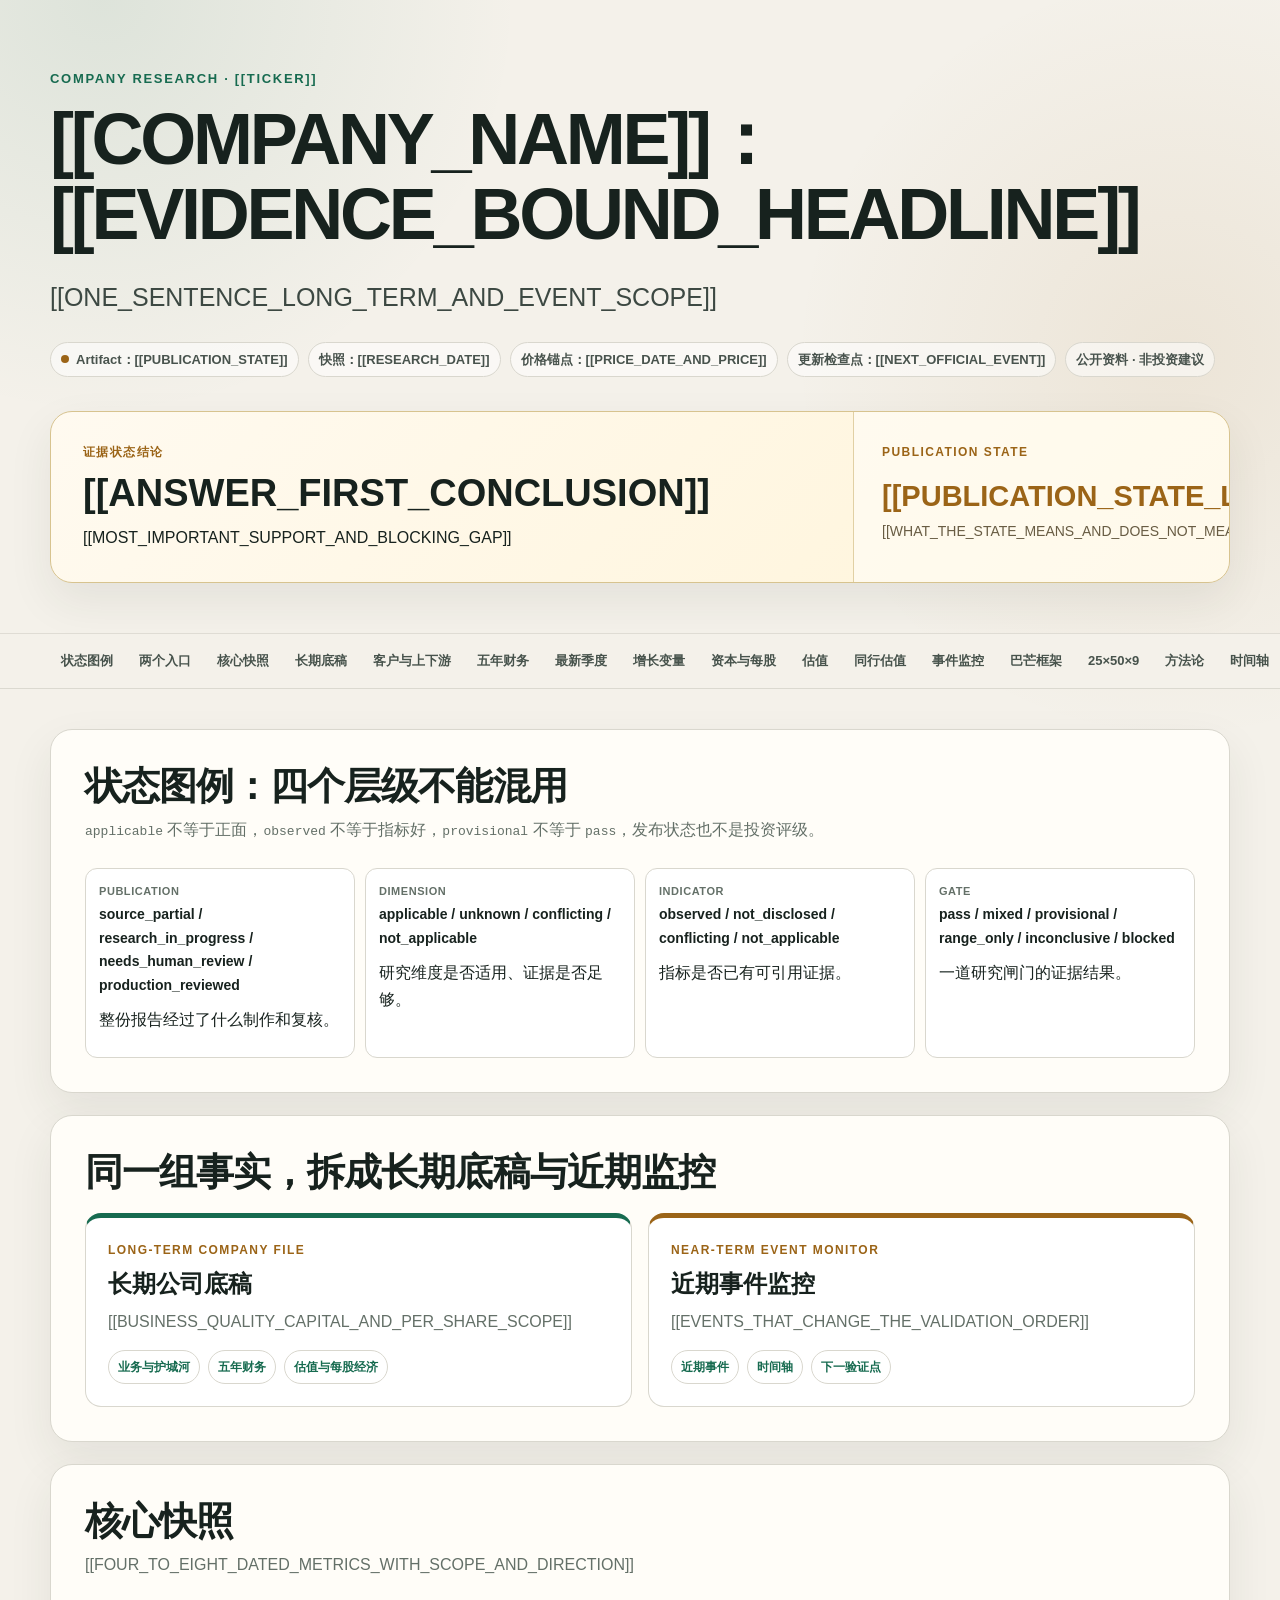
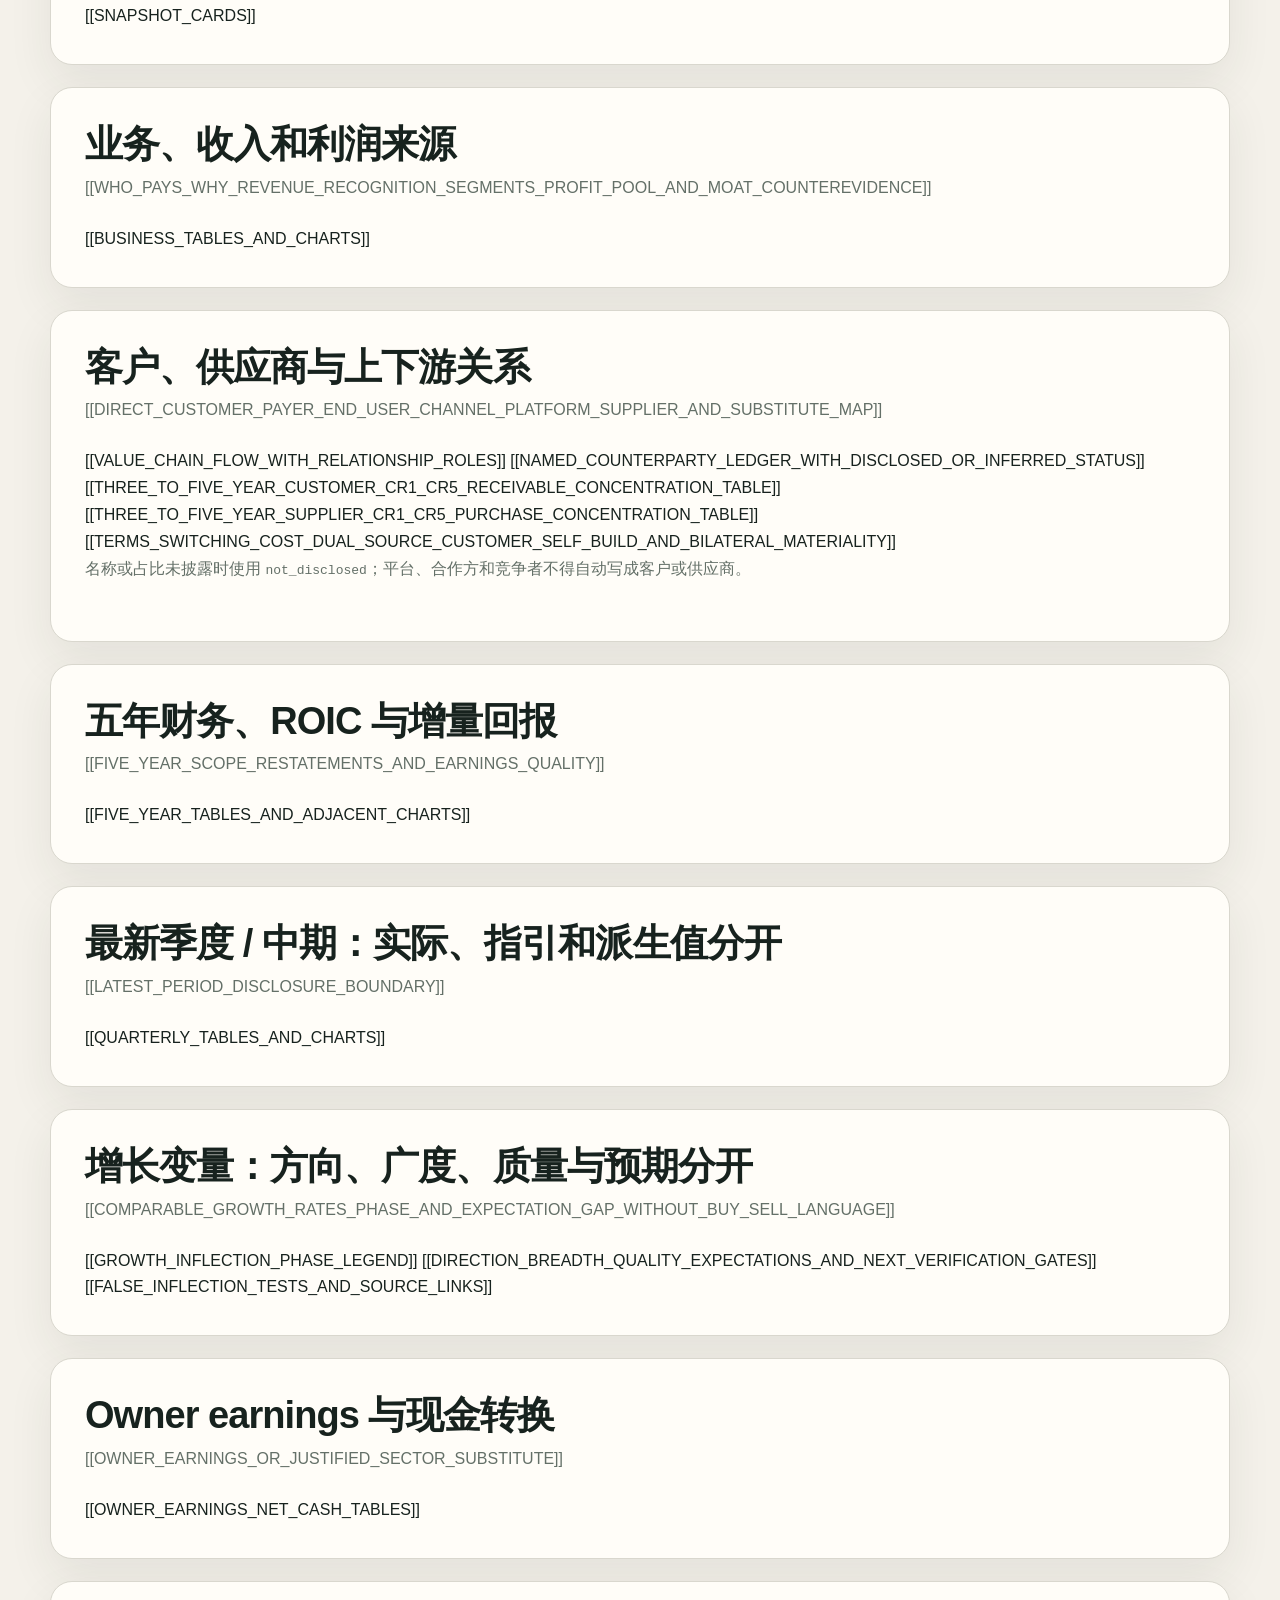
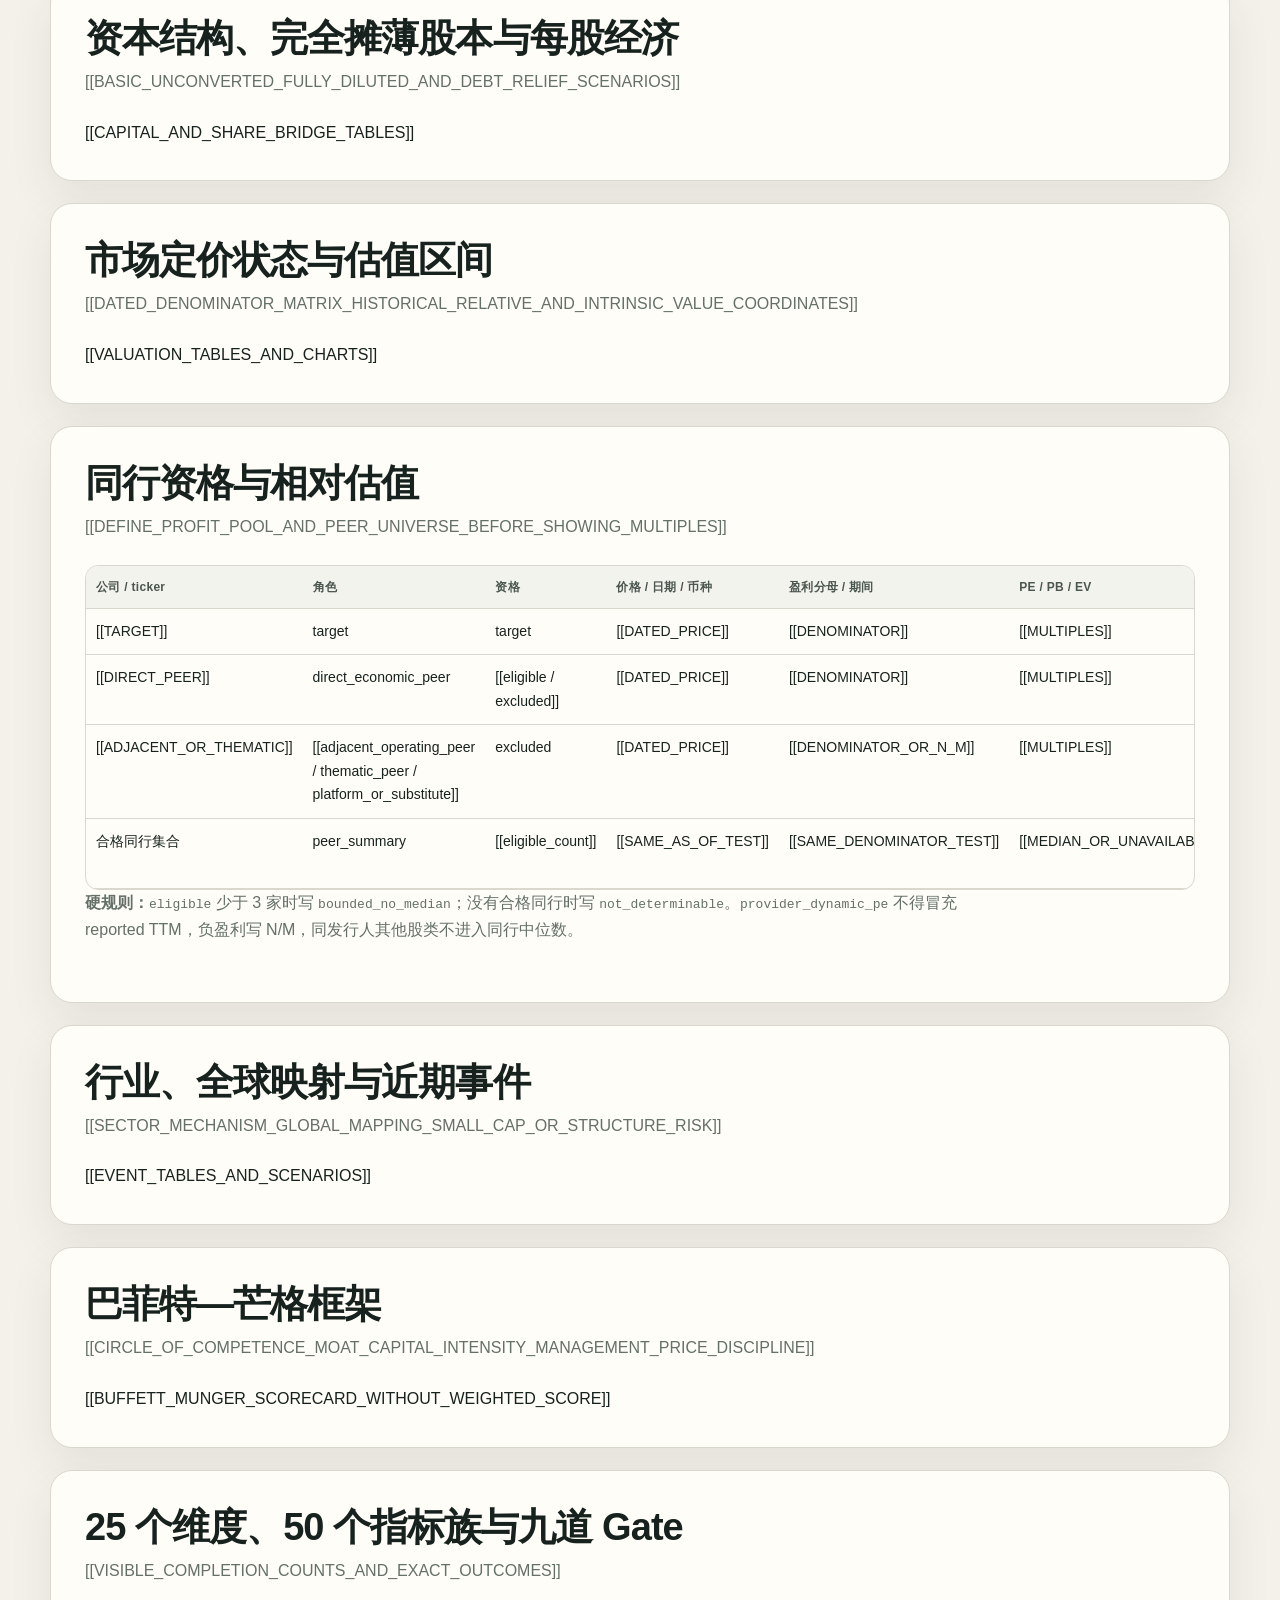
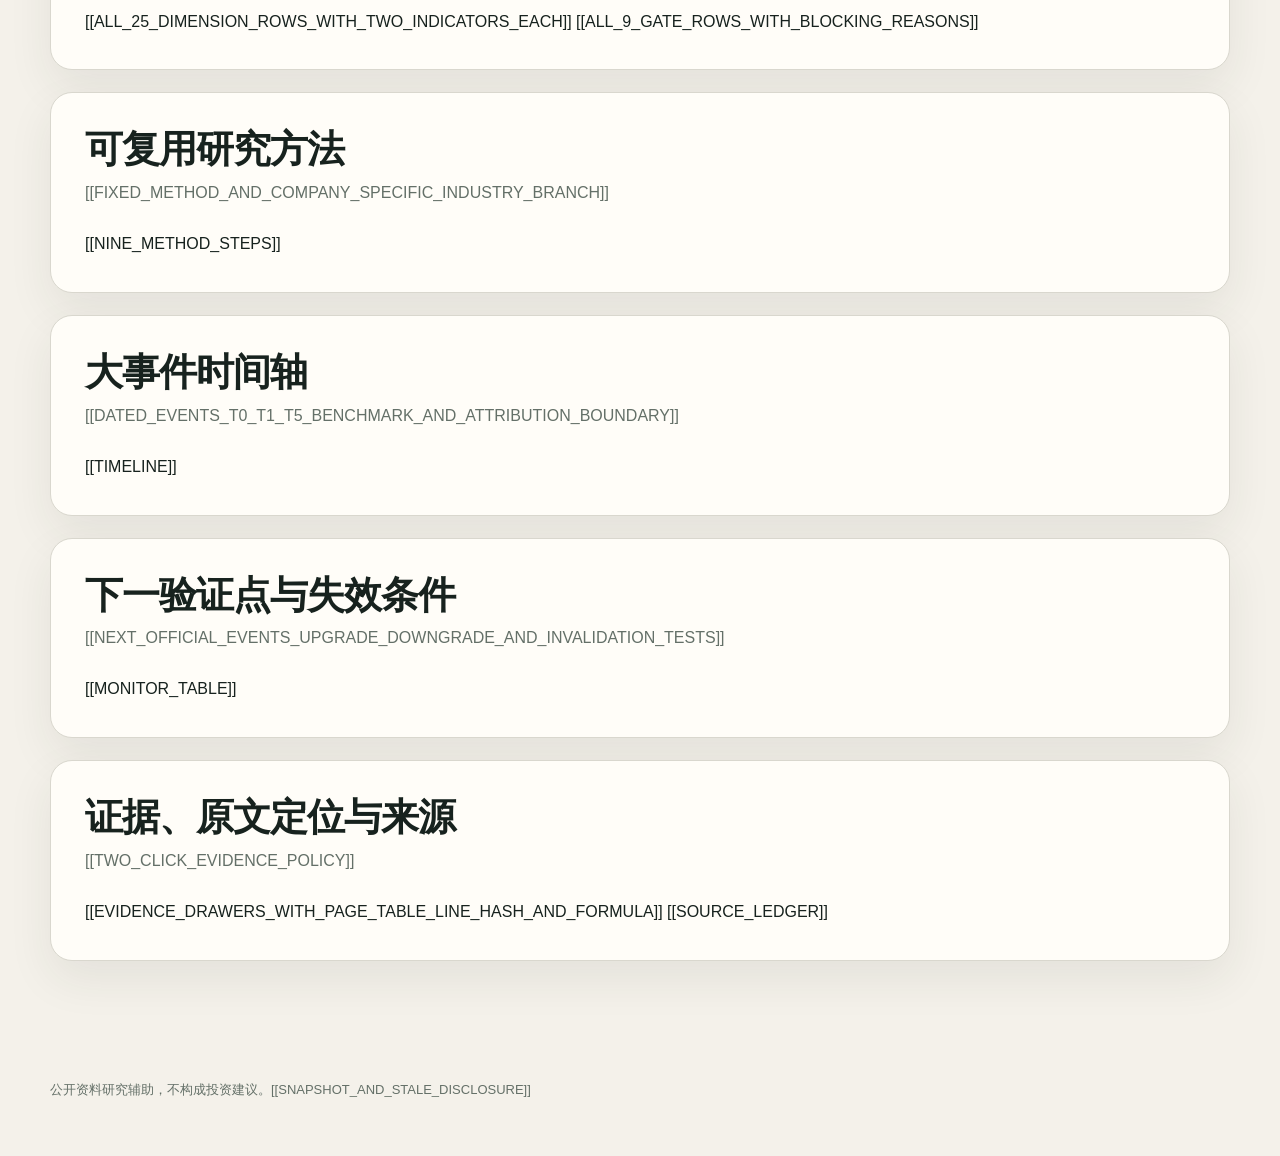
<file: docs/templates/report-publication-shell-v1.html>
<!doctype html>
<html lang="zh-CN">
<head>
  <meta charset="utf-8">
  <meta name="viewport" content="width=device-width, initial-scale=1">
  <meta name="color-scheme" content="light">
  <meta name="description" content="[[REPORT_DESCRIPTION]]">
  <title>[[COMPANY_NAME]]（[[TICKER]]）研究报告｜[[RESEARCH_DATE]]</title>
  <link rel="stylesheet" href="../company-report-theme.css">
  <!-- template-parity: viewport-qa-required -->
</head>
<body data-template="company-research-publication-v1" data-stale-after="[[STALE_AFTER]]">
  <header class="hero">
    <div class="wrap">
      <p class="eyebrow">Company Research · [[TICKER]]</p>
      <h1>[[COMPANY_NAME]]：[[EVIDENCE_BOUND_HEADLINE]]</h1>
      <p class="dek">[[ONE_SENTENCE_LONG_TERM_AND_EVENT_SCOPE]]</p>
      <div class="meta">
        <span class="pill"><span class="dot"></span>Artifact：[[PUBLICATION_STATE]]</span>
        <span class="pill">快照：[[RESEARCH_DATE]]</span>
        <span class="pill">价格锚点：[[PRICE_DATE_AND_PRICE]]</span>
        <span class="pill">更新检查点：[[NEXT_OFFICIAL_EVENT]]</span>
        <span class="pill">公开资料 · 非投资建议</span>
      </div>
      <div class="verdict">
        <div class="verdict-main">
          <div class="label">证据状态结论</div>
          <h2>[[ANSWER_FIRST_CONCLUSION]]</h2>
          <p>[[MOST_IMPORTANT_SUPPORT_AND_BLOCKING_GAP]]</p>
        </div>
        <div class="verdict-side">
          <div class="label">Publication state</div>
          <div class="signal">[[PUBLICATION_STATE_LABEL]]</div>
          <p class="signal-note">[[WHAT_THE_STATE_MEANS_AND_DOES_NOT_MEAN]]</p>
        </div>
      </div>
    </div>
  </header>

  <nav aria-label="报告目录">
    <div class="wrap">
      <a href="#status-legend">状态图例</a>
      <a href="#report-doors">两个入口</a>
      <a href="#snapshot">核心快照</a>
      <a href="#long-term">长期底稿</a>
      <a href="#counterparties">客户与上下游</a>
      <a href="#financials">五年财务</a>
      <a href="#quarterly">最新季度</a>
      <a href="#growth-inflection">增长变量</a>
      <a href="#capital">资本与每股</a>
      <a href="#market-pricing">估值</a>
      <a href="#peer-valuation">同行估值</a>
      <a href="#event-monitor">事件监控</a>
      <a href="#buffett">巴芒框架</a>
      <a href="#research-contract">25×50×9</a>
      <a href="#methodology">方法论</a>
      <a href="#timeline">时间轴</a>
      <a href="#monitor">下一验证</a>
      <a href="#evidence">证据</a>
    </div>
  </nav>

  <main class="wrap">
    <section id="status-legend">
      <h2>状态图例：四个层级不能混用</h2>
      <p class="section-dek"><code>applicable</code> 不等于正面，<code>observed</code> 不等于指标好，<code>provisional</code> 不等于 <code>pass</code>，发布状态也不是投资评级。</p>
      <div class="status-strip">
        <div class="status-box"><div class="status-key">Publication</div><div class="status-value">source_partial / research_in_progress / needs_human_review / production_reviewed</div><p>整份报告经过了什么制作和复核。</p></div>
        <div class="status-box"><div class="status-key">Dimension</div><div class="status-value">applicable / unknown / conflicting / not_applicable</div><p>研究维度是否适用、证据是否足够。</p></div>
        <div class="status-box"><div class="status-key">Indicator</div><div class="status-value">observed / not_disclosed / conflicting / not_applicable</div><p>指标是否已有可引用证据。</p></div>
        <div class="status-box"><div class="status-key">Gate</div><div class="status-value">pass / mixed / provisional / range_only / inconclusive / blocked</div><p>一道研究闸门的证据结果。</p></div>
      </div>
      <!-- Replace the compact cards with the complete four status tables before publication. -->
    </section>

    <section id="report-doors">
      <h2>同一组事实，拆成长期底稿与近期监控</h2>
      <div class="entry-grid">
        <article class="entry-card">
          <div class="label">Long-term company file</div>
          <h3>长期公司底稿</h3>
          <p>[[BUSINESS_QUALITY_CAPITAL_AND_PER_SHARE_SCOPE]]</p>
          <div class="entry-links"><a href="#long-term">业务与护城河</a><a href="#financials">五年财务</a><a href="#market-pricing">估值与每股经济</a></div>
        </article>
        <article class="entry-card event">
          <div class="label">Near-term event monitor</div>
          <h3>近期事件监控</h3>
          <p>[[EVENTS_THAT_CHANGE_THE_VALIDATION_ORDER]]</p>
          <div class="entry-links"><a href="#event-monitor">近期事件</a><a href="#timeline">时间轴</a><a href="#monitor">下一验证点</a></div>
        </article>
      </div>
    </section>

    <section id="snapshot">
      <h2>核心快照</h2>
      <p class="section-dek">[[FOUR_TO_EIGHT_DATED_METRICS_WITH_SCOPE_AND_DIRECTION]]</p>
      <div class="grid">[[SNAPSHOT_CARDS]]</div>
    </section>

    <section id="long-term">
      <h2>业务、收入和利润来源</h2>
      <p class="section-dek">[[WHO_PAYS_WHY_REVENUE_RECOGNITION_SEGMENTS_PROFIT_POOL_AND_MOAT_COUNTEREVIDENCE]]</p>
      [[BUSINESS_TABLES_AND_CHARTS]]
    </section>

    <section id="counterparties">
      <h2>客户、供应商与上下游关系</h2>
      <p class="section-dek">[[DIRECT_CUSTOMER_PAYER_END_USER_CHANNEL_PLATFORM_SUPPLIER_AND_SUBSTITUTE_MAP]]</p>
      [[VALUE_CHAIN_FLOW_WITH_RELATIONSHIP_ROLES]]
      [[NAMED_COUNTERPARTY_LEDGER_WITH_DISCLOSED_OR_INFERRED_STATUS]]
      [[THREE_TO_FIVE_YEAR_CUSTOMER_CR1_CR5_RECEIVABLE_CONCENTRATION_TABLE]]
      [[THREE_TO_FIVE_YEAR_SUPPLIER_CR1_CR5_PURCHASE_CONCENTRATION_TABLE]]
      [[TERMS_SWITCHING_COST_DUAL_SOURCE_CUSTOMER_SELF_BUILD_AND_BILATERAL_MATERIALITY]]
      <p class="section-dek">名称或占比未披露时使用 <code>not_disclosed</code>；平台、合作方和竞争者不得自动写成客户或供应商。</p>
    </section>

    <section id="financials">
      <h2>五年财务、ROIC 与增量回报</h2>
      <p class="section-dek">[[FIVE_YEAR_SCOPE_RESTATEMENTS_AND_EARNINGS_QUALITY]]</p>
      [[FIVE_YEAR_TABLES_AND_ADJACENT_CHARTS]]
    </section>

    <section id="quarterly">
      <h2>最新季度 / 中期：实际、指引和派生值分开</h2>
      <p class="section-dek">[[LATEST_PERIOD_DISCLOSURE_BOUNDARY]]</p>
      [[QUARTERLY_TABLES_AND_CHARTS]]
    </section>

    <section id="growth-inflection">
      <h2>增长变量：方向、广度、质量与预期分开</h2>
      <p class="section-dek">[[COMPARABLE_GROWTH_RATES_PHASE_AND_EXPECTATION_GAP_WITHOUT_BUY_SELL_LANGUAGE]]</p>
      [[GROWTH_INFLECTION_PHASE_LEGEND]]
      [[DIRECTION_BREADTH_QUALITY_EXPECTATIONS_AND_NEXT_VERIFICATION_GATES]]
      [[FALSE_INFLECTION_TESTS_AND_SOURCE_LINKS]]
    </section>

    <section id="owner-earnings">
      <h2>Owner earnings 与现金转换</h2>
      <p class="section-dek">[[OWNER_EARNINGS_OR_JUSTIFIED_SECTOR_SUBSTITUTE]]</p>
      [[OWNER_EARNINGS_NET_CASH_TABLES]]
    </section>

    <section id="capital">
      <h2>资本结构、完全摊薄股本与每股经济</h2>
      <p class="section-dek">[[BASIC_UNCONVERTED_FULLY_DILUTED_AND_DEBT_RELIEF_SCENARIOS]]</p>
      [[CAPITAL_AND_SHARE_BRIDGE_TABLES]]
    </section>

    <section id="market-pricing">
      <h2>市场定价状态与估值区间</h2>
      <p class="section-dek">[[DATED_DENOMINATOR_MATRIX_HISTORICAL_RELATIVE_AND_INTRINSIC_VALUE_COORDINATES]]</p>
      [[VALUATION_TABLES_AND_CHARTS]]
    </section>

    <section id="peer-valuation">
      <h2>同行资格与相对估值</h2>
      <p class="section-dek">[[DEFINE_PROFIT_POOL_AND_PEER_UNIVERSE_BEFORE_SHOWING_MULTIPLES]]</p>
      <div class="table-wrap"><table>
        <thead><tr><th>公司 / ticker</th><th>角色</th><th>资格</th><th>价格 / 日期 / 币种</th><th>盈利分母 / 期间</th><th>PE / PB / EV</th><th>增长 / 回报 / 现金质量</th><th>可比性限制</th><th>主源</th></tr></thead>
        <tbody>
          <tr><td>[[TARGET]]</td><td>target</td><td>target</td><td>[[DATED_PRICE]]</td><td>[[DENOMINATOR]]</td><td>[[MULTIPLES]]</td><td>[[QUALITY_SIGNALS]]</td><td>[[TARGET_LIMITATIONS]]</td><td>[[SOURCE_LINK_AND_HASH]]</td></tr>
          <tr><td>[[DIRECT_PEER]]</td><td>direct_economic_peer</td><td>[[eligible / excluded]]</td><td>[[DATED_PRICE]]</td><td>[[DENOMINATOR]]</td><td>[[MULTIPLES]]</td><td>[[QUALITY_SIGNALS]]</td><td>[[INCLUSION_OR_EXCLUSION_REASON]]</td><td>[[SOURCE_LINK_AND_HASH]]</td></tr>
          <tr><td>[[ADJACENT_OR_THEMATIC]]</td><td>[[adjacent_operating_peer / thematic_peer / platform_or_substitute]]</td><td>excluded</td><td>[[DATED_PRICE]]</td><td>[[DENOMINATOR_OR_N_M]]</td><td>[[MULTIPLES]]</td><td>[[QUALITY_SIGNALS]]</td><td>[[WHY_NOT_IN_MEDIAN]]</td><td>[[SOURCE_LINK_AND_HASH]]</td></tr>
          <tr><td>合格同行集合</td><td>peer_summary</td><td>[[eligible_count]]</td><td>[[SAME_AS_OF_TEST]]</td><td>[[SAME_DENOMINATOR_TEST]]</td><td>[[MEDIAN_OR_UNAVAILABLE]]</td><td>[[DISPERSION]]</td><td>[[N_LT_3_NO_MEDIAN / OTHER_LIMITATION]]</td><td>[[CSV_LINK]]</td></tr>
        </tbody>
      </table></div>
      <p class="section-dek"><strong>硬规则：</strong><code>eligible</code> 少于 3 家时写 <code>bounded_no_median</code>；没有合格同行时写 <code>not_determinable</code>。<code>provider_dynamic_pe</code> 不得冒充 reported TTM，负盈利写 N/M，同发行人其他股类不进入同行中位数。</p>
    </section>

    <section id="event-monitor">
      <h2>行业、全球映射与近期事件</h2>
      <p class="section-dek">[[SECTOR_MECHANISM_GLOBAL_MAPPING_SMALL_CAP_OR_STRUCTURE_RISK]]</p>
      [[EVENT_TABLES_AND_SCENARIOS]]
    </section>

    <section id="buffett">
      <h2>巴菲特—芒格框架</h2>
      <p class="section-dek">[[CIRCLE_OF_COMPETENCE_MOAT_CAPITAL_INTENSITY_MANAGEMENT_PRICE_DISCIPLINE]]</p>
      [[BUFFETT_MUNGER_SCORECARD_WITHOUT_WEIGHTED_SCORE]]
    </section>

    <section id="research-contract">
      <h2>25 个维度、50 个指标族与九道 Gate</h2>
      <p class="section-dek">[[VISIBLE_COMPLETION_COUNTS_AND_EXACT_OUTCOMES]]</p>
      [[ALL_25_DIMENSION_ROWS_WITH_TWO_INDICATORS_EACH]]
      [[ALL_9_GATE_ROWS_WITH_BLOCKING_REASONS]]
    </section>

    <section id="methodology">
      <h2>可复用研究方法</h2>
      <p class="section-dek">[[FIXED_METHOD_AND_COMPANY_SPECIFIC_INDUSTRY_BRANCH]]</p>
      [[NINE_METHOD_STEPS]]
    </section>

    <section id="timeline">
      <h2>大事件时间轴</h2>
      <p class="section-dek">[[DATED_EVENTS_T0_T1_T5_BENCHMARK_AND_ATTRIBUTION_BOUNDARY]]</p>
      [[TIMELINE]]
    </section>

    <section id="monitor">
      <h2>下一验证点与失效条件</h2>
      <p class="section-dek">[[NEXT_OFFICIAL_EVENTS_UPGRADE_DOWNGRADE_AND_INVALIDATION_TESTS]]</p>
      [[MONITOR_TABLE]]
    </section>

    <section id="evidence">
      <h2>证据、原文定位与来源</h2>
      <p class="section-dek">[[TWO_CLICK_EVIDENCE_POLICY]]</p>
      [[EVIDENCE_DRAWERS_WITH_PAGE_TABLE_LINE_HASH_AND_FORMULA]]
      [[SOURCE_LEDGER]]
    </section>
  </main>

  <footer>
    <div class="wrap">公开资料研究辅助，不构成投资建议。[[SNAPSHOT_AND_STALE_DISCLOSURE]]</div>
  </footer>
</body>
</html>
</file>
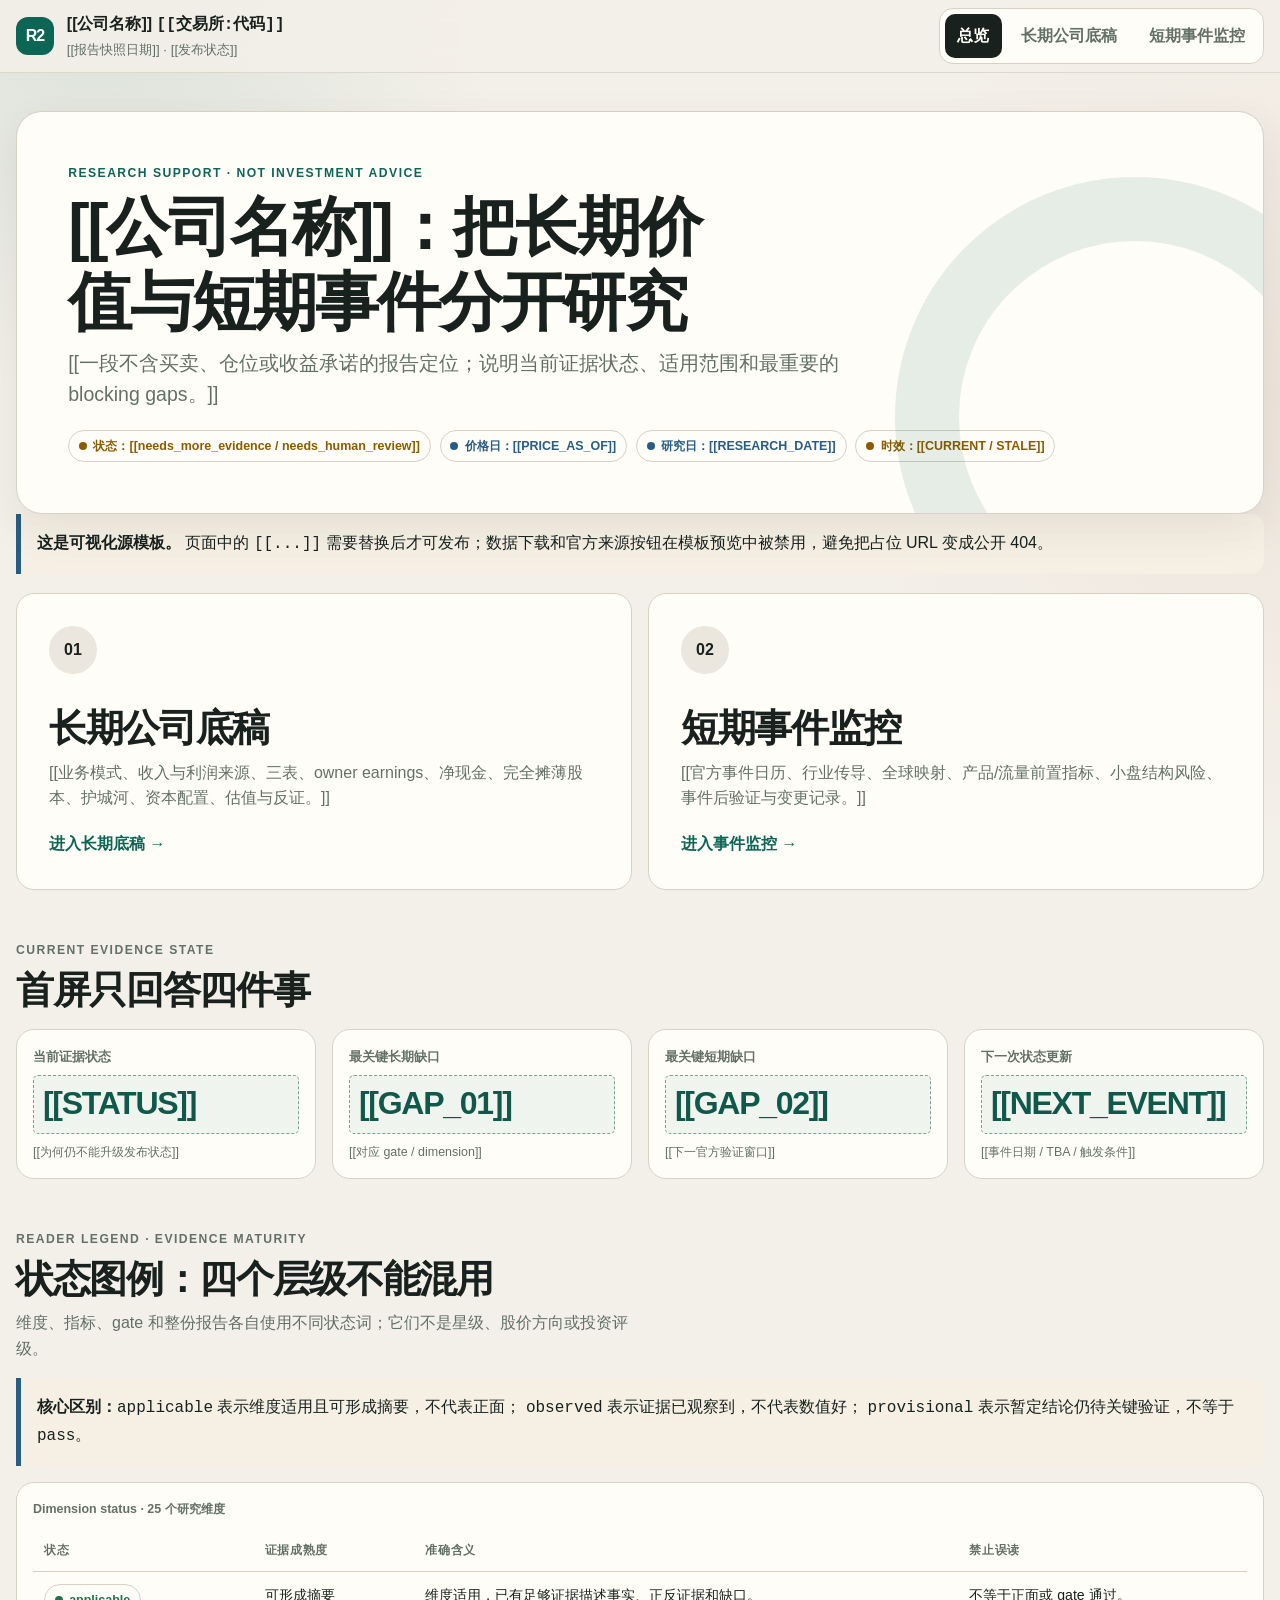
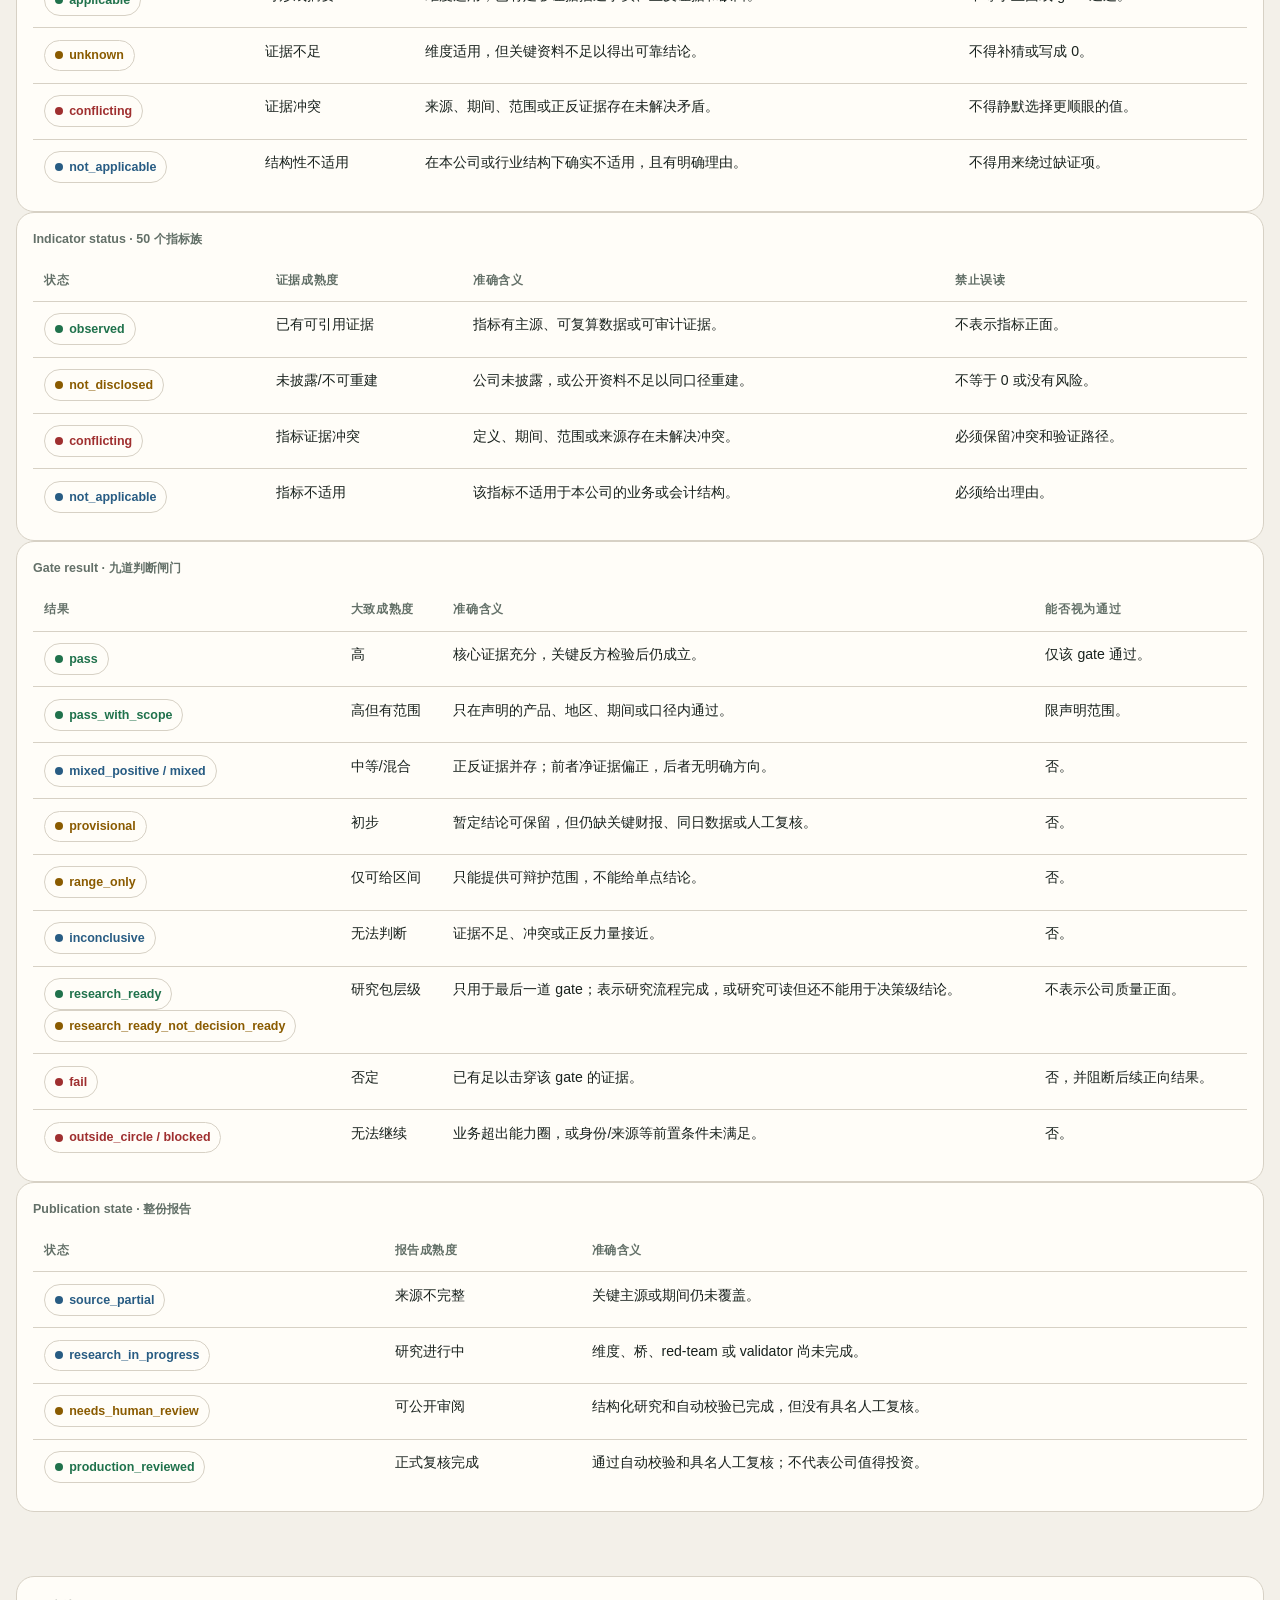
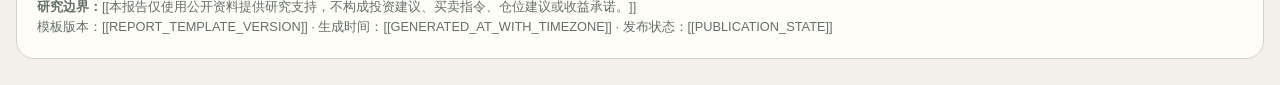
<file: docs/templates/report-v2-template.html>
<!doctype html>
<html lang="zh-CN">
<head>
  <meta charset="utf-8">
  <meta name="viewport" content="width=device-width, initial-scale=1">
  <meta name="color-scheme" content="light dark">
  <meta name="description" content="[[报告描述：仅填写公开研究用途，不写投资指令]]">
  <title>[[公司名称]]｜公司研究与事件监控</title>
  <style>
    :root {
      --bg: #f3f0e9;
      --surface: #fffdf8;
      --surface-2: #ebe7de;
      --ink: #18211d;
      --muted: #637068;
      --line: #d7d1c5;
      --brand: #0d6655;
      --brand-2: #b95e35;
      --info: #285c83;
      --warning: #8a5b00;
      --danger: #9f2f2f;
      --ok: #20724c;
      --shadow: 0 16px 40px rgba(29, 37, 32, 0.08);
      --radius: 18px;
      --content: 1320px;
    }

    * { box-sizing: border-box; }
    html { scroll-behavior: smooth; }
    body {
      margin: 0;
      background:
        radial-gradient(circle at 8% 0%, rgba(13, 102, 85, 0.10), transparent 25rem),
        radial-gradient(circle at 100% 12%, rgba(185, 94, 53, 0.08), transparent 28rem),
        var(--bg);
      color: var(--ink);
      font-family: ui-sans-serif, -apple-system, BlinkMacSystemFont, "Segoe UI",
        "PingFang SC", "Hiragino Sans GB", "Microsoft YaHei", sans-serif;
      line-height: 1.62;
    }

    a { color: var(--brand); text-underline-offset: 0.18em; }
    button, a { -webkit-tap-highlight-color: transparent; }
    code, .mono {
      font-family: ui-monospace, SFMono-Regular, Menlo, Consolas, monospace;
      overflow-wrap: anywhere;
    }
    [hidden] { display: none !important; }

    .skip-link {
      position: fixed;
      top: 0.75rem;
      left: 0.75rem;
      z-index: 99;
      padding: 0.65rem 0.85rem;
      border-radius: 10px;
      background: var(--ink);
      color: var(--surface);
      transform: translateY(-180%);
    }
    .skip-link:focus { transform: translateY(0); }

    .site-header {
      position: sticky;
      top: 0;
      z-index: 30;
      border-bottom: 1px solid color-mix(in srgb, var(--line) 78%, transparent);
      background: color-mix(in srgb, var(--bg) 88%, transparent);
      backdrop-filter: blur(14px);
    }
    .header-inner, main, footer {
      width: min(calc(100% - 2rem), var(--content));
      margin-inline: auto;
    }
    .header-inner {
      min-height: 72px;
      display: flex;
      align-items: center;
      justify-content: space-between;
      gap: 1rem;
    }
    .brand-lockup {
      display: flex;
      align-items: center;
      gap: 0.8rem;
      min-width: 0;
      color: var(--ink);
      text-decoration: none;
    }
    .brand-mark {
      width: 38px;
      height: 38px;
      display: grid;
      place-items: center;
      flex: 0 0 auto;
      border-radius: 12px;
      background: var(--brand);
      color: white;
      font-weight: 800;
      letter-spacing: -0.06em;
    }
    .brand-text { min-width: 0; }
    .brand-text strong, .brand-text small {
      display: block;
      overflow: hidden;
      text-overflow: ellipsis;
      white-space: nowrap;
    }
    .brand-text small { color: var(--muted); }
    .mode-switch {
      display: flex;
      gap: 0.45rem;
      padding: 0.32rem;
      border: 1px solid var(--line);
      border-radius: 14px;
      background: var(--surface);
    }
    .mode-switch button {
      border: 0;
      border-radius: 10px;
      background: transparent;
      color: var(--muted);
      padding: 0.55rem 0.78rem;
      font: inherit;
      font-weight: 700;
      cursor: pointer;
    }
    .mode-switch button[aria-current="page"] {
      background: var(--ink);
      color: var(--surface);
    }

    main { padding-block: clamp(1.25rem, 3vw, 3.25rem) 4rem; }
    .view-panel { scroll-margin-top: 90px; }
    .eyebrow {
      margin: 0 0 0.45rem;
      color: var(--brand);
      font-size: 0.76rem;
      font-weight: 800;
      letter-spacing: 0.12em;
      text-transform: uppercase;
    }
    h1, h2, h3 { line-height: 1.16; letter-spacing: -0.035em; }
    h1 { margin: 0; font-size: clamp(2.05rem, 5vw, 4.8rem); max-width: 18ch; }
    h2 { margin: 0; font-size: clamp(1.5rem, 3vw, 2.5rem); }
    h3 { margin: 0; font-size: 1.08rem; }
    p { margin: 0.55rem 0 0; }
    .lede {
      max-width: 72ch;
      color: var(--muted);
      font-size: clamp(1rem, 1.7vw, 1.22rem);
    }
    .hero {
      position: relative;
      overflow: hidden;
      padding: clamp(1.35rem, 4vw, 3.2rem);
      border: 1px solid var(--line);
      border-radius: calc(var(--radius) + 8px);
      background: var(--surface);
      box-shadow: var(--shadow);
    }
    .hero::after {
      content: "";
      position: absolute;
      right: -7rem;
      bottom: -9rem;
      width: 22rem;
      height: 22rem;
      border: 4rem solid color-mix(in srgb, var(--brand) 10%, transparent);
      border-radius: 50%;
      pointer-events: none;
    }
    .meta-row, .chip-row, .actions {
      display: flex;
      flex-wrap: wrap;
      gap: 0.55rem;
      align-items: center;
    }
    .meta-row { margin-top: 1.2rem; }
    .chip {
      display: inline-flex;
      align-items: center;
      gap: 0.4rem;
      min-height: 30px;
      padding: 0.3rem 0.62rem;
      border: 1px solid var(--line);
      border-radius: 999px;
      background: var(--surface);
      color: var(--muted);
      font-size: 0.78rem;
      font-weight: 750;
    }
    .chip::before {
      content: "";
      width: 0.5rem;
      height: 0.5rem;
      border-radius: 50%;
      background: currentColor;
    }
    .chip[data-tone="ok"] { color: var(--ok); }
    .chip[data-tone="warning"] { color: var(--warning); }
    .chip[data-tone="danger"] { color: var(--danger); }
    .chip[data-tone="info"] { color: var(--info); }
    .placeholder {
      padding: 0.08em 0.28em;
      border: 1px dashed color-mix(in srgb, var(--brand) 45%, var(--line));
      border-radius: 5px;
      background: color-mix(in srgb, var(--brand) 6%, transparent);
      color: color-mix(in srgb, var(--brand) 80%, var(--ink));
    }

    .entry-grid, .grid-2, .grid-3, .grid-4, .status-grid, .review-grid {
      display: grid;
      gap: 1rem;
    }
    .entry-grid { grid-template-columns: repeat(2, minmax(0, 1fr)); margin-top: 1.2rem; }
    .grid-2 { grid-template-columns: repeat(2, minmax(0, 1fr)); }
    .grid-3 { grid-template-columns: repeat(3, minmax(0, 1fr)); }
    .grid-4, .review-grid { grid-template-columns: repeat(4, minmax(0, 1fr)); }
    .status-grid { grid-template-columns: repeat(5, minmax(0, 1fr)); }

    .entry-card, .card, .status-card, .review-card {
      border: 1px solid var(--line);
      border-radius: var(--radius);
      background: var(--surface);
    }
    .entry-card {
      display: flex;
      flex-direction: column;
      min-height: 270px;
      padding: clamp(1.1rem, 3vw, 2rem);
      color: var(--ink);
      text-decoration: none;
      transition: transform 160ms ease, border-color 160ms ease;
    }
    .entry-card:hover, .entry-card:focus-visible {
      transform: translateY(-3px);
      border-color: var(--brand);
    }
    .entry-card .entry-number {
      width: 3rem;
      height: 3rem;
      display: grid;
      place-items: center;
      margin-bottom: 2rem;
      border-radius: 50%;
      background: var(--surface-2);
      font-weight: 900;
    }
    .entry-card p { color: var(--muted); }
    .entry-card .entry-cta { margin-top: auto; padding-top: 1.25rem; color: var(--brand); font-weight: 800; }

    .section {
      margin-top: clamp(1.6rem, 4vw, 3.6rem);
      scroll-margin-top: 94px;
    }
    .section-heading {
      display: flex;
      align-items: end;
      justify-content: space-between;
      gap: 1rem;
      margin-bottom: 1rem;
    }
    .section-heading p { max-width: 70ch; color: var(--muted); }
    .card { padding: 1rem; }
    .card > p, .status-card > p, .review-card > p { color: var(--muted); }
    .metric {
      display: flex;
      flex-direction: column;
      justify-content: space-between;
      min-height: 150px;
      padding: 1rem;
      border: 1px solid var(--line);
      border-radius: var(--radius);
      background: var(--surface);
    }
    .metric-label { color: var(--muted); font-size: 0.82rem; font-weight: 750; }
    .metric-value { font-size: clamp(1.35rem, 2.5vw, 2.25rem); font-weight: 850; letter-spacing: -0.04em; }
    .metric-note { color: var(--muted); font-size: 0.78rem; }

    .split-visual {
      display: grid;
      grid-template-columns: minmax(300px, 0.9fr) minmax(0, 1.35fr);
      gap: 1rem;
      align-items: stretch;
    }
    .figure-card, .table-card {
      min-width: 0;
      padding: 1rem;
      border: 1px solid var(--line);
      border-radius: var(--radius);
      background: var(--surface);
    }
    figure { margin: 0; }
    figcaption, caption {
      color: var(--muted);
      font-size: 0.78rem;
      text-align: left;
    }
    figcaption { margin-top: 0.7rem; }
    caption { padding: 0 0 0.65rem; font-weight: 700; }
    .chart {
      width: 100%;
      height: auto;
      min-height: 220px;
      border-radius: 12px;
      background: linear-gradient(180deg, color-mix(in srgb, var(--brand) 5%, transparent), transparent);
    }
    .chart .axis { stroke: var(--line); stroke-width: 1.5; }
    .chart .series { fill: none; stroke: var(--brand); stroke-width: 4; }
    .chart .series-alt { fill: none; stroke: var(--brand-2); stroke-width: 3; stroke-dasharray: 8 7; }
    .chart .bar { fill: color-mix(in srgb, var(--brand) 72%, white); }
    .chart .bar-alt { fill: color-mix(in srgb, var(--brand-2) 75%, white); }
    .chart text { fill: var(--muted); font: 12px ui-sans-serif, sans-serif; }

    .table-wrap { max-width: 100%; overflow-x: auto; }
    table { width: 100%; border-collapse: collapse; font-variant-numeric: tabular-nums; }
    th, td {
      padding: 0.72rem 0.68rem;
      border-bottom: 1px solid var(--line);
      text-align: left;
      vertical-align: top;
    }
    th {
      color: var(--muted);
      font-size: 0.72rem;
      letter-spacing: 0.055em;
      text-transform: uppercase;
    }
    td { font-size: 0.88rem; }
    tbody tr:last-child td { border-bottom: 0; }
    .num { text-align: right; white-space: nowrap; }
    .formula-row td { background: color-mix(in srgb, var(--brand) 5%, transparent); font-weight: 780; }
    .evidence-link {
      display: inline-flex;
      padding: 0.16rem 0.42rem;
      border: 1px solid var(--line);
      border-radius: 7px;
      font-size: 0.72rem;
      text-decoration: none;
      white-space: nowrap;
    }

    .status-card, .review-card { padding: 0.9rem; }
    .status-card {
      min-height: 218px;
      display: flex;
      flex-direction: column;
      gap: 0.55rem;
    }
    .status-card h3 { font-size: 0.94rem; letter-spacing: -0.02em; }
    .status-card code { color: var(--muted); font-size: 0.7rem; }
    .status-card .chip { align-self: start; }
    .indicator-list {
      margin: auto 0 0;
      padding: 0;
      list-style: none;
      color: var(--muted);
      font-size: 0.74rem;
    }
    .indicator-list li {
      padding-top: 0.38rem;
      border-top: 1px dashed var(--line);
    }
    .review-card { min-height: 185px; }
    .review-card .step { color: var(--muted); font-size: 0.74rem; font-weight: 850; letter-spacing: 0.08em; }

    .timeline {
      position: relative;
      display: grid;
      gap: 0.8rem;
      margin: 0;
      padding: 0;
      list-style: none;
    }
    .timeline::before {
      content: "";
      position: absolute;
      left: 0.72rem;
      top: 0.6rem;
      bottom: 0.6rem;
      width: 2px;
      background: var(--line);
    }
    .timeline li {
      position: relative;
      margin-left: 2.15rem;
      padding: 0.85rem 1rem;
      border: 1px solid var(--line);
      border-radius: 14px;
      background: var(--surface);
    }
    .timeline li::before {
      content: "";
      position: absolute;
      top: 1.15rem;
      left: -1.86rem;
      width: 0.72rem;
      height: 0.72rem;
      border: 3px solid var(--bg);
      border-radius: 50%;
      background: var(--brand);
    }
    .timeline .event-meta { color: var(--muted); font-size: 0.76rem; }

    .evidence-drawer {
      margin-top: 0.75rem;
      border: 1px solid var(--line);
      border-radius: 14px;
      background: var(--surface);
    }
    .evidence-drawer > summary {
      display: flex;
      align-items: center;
      justify-content: space-between;
      gap: 0.8rem;
      padding: 0.82rem 0.95rem;
      cursor: pointer;
      font-weight: 800;
      list-style: none;
    }
    .evidence-drawer > summary::-webkit-details-marker { display: none; }
    .evidence-drawer > summary::after { content: "＋"; color: var(--brand); }
    .evidence-drawer[open] > summary::after { content: "－"; }
    .evidence-body {
      padding: 0 0.95rem 0.95rem;
      border-top: 1px solid var(--line);
    }
    .evidence-meta {
      display: grid;
      grid-template-columns: repeat(4, minmax(0, 1fr));
      gap: 0.6rem;
      margin-top: 0.85rem;
    }
    .evidence-meta div {
      padding: 0.6rem;
      border-radius: 10px;
      background: var(--surface-2);
    }
    .evidence-meta dt { color: var(--muted); font-size: 0.68rem; font-weight: 750; }
    .evidence-meta dd { margin: 0.2rem 0 0; font-size: 0.78rem; overflow-wrap: anywhere; }
    blockquote {
      margin: 0.85rem 0 0;
      padding: 0.85rem 1rem;
      border-left: 4px solid var(--brand);
      background: color-mix(in srgb, var(--brand) 5%, transparent);
    }
    .copy-button, .button {
      display: inline-flex;
      align-items: center;
      justify-content: center;
      min-height: 38px;
      padding: 0.5rem 0.78rem;
      border: 1px solid var(--line);
      border-radius: 10px;
      background: var(--surface);
      color: var(--ink);
      font: inherit;
      font-size: 0.78rem;
      font-weight: 800;
      text-decoration: none;
      cursor: pointer;
    }
    .button.primary { border-color: var(--brand); background: var(--brand); color: white; }
    .callout {
      padding: 1rem;
      border-left: 5px solid var(--warning);
      border-radius: 0 14px 14px 0;
      background: color-mix(in srgb, var(--warning) 8%, var(--surface));
    }
    .callout[data-tone="danger"] { border-left-color: var(--danger); }
    .callout[data-tone="info"] { border-left-color: var(--info); }
    .compact-list { margin: 0.5rem 0 0; padding-left: 1.2rem; }
    .compact-list li + li { margin-top: 0.35rem; }

    footer {
      margin-bottom: 2rem;
      padding: 1.25rem;
      border: 1px solid var(--line);
      border-radius: var(--radius);
      background: var(--surface);
      color: var(--muted);
      font-size: 0.8rem;
    }

    @media (max-width: 1120px) {
      .status-grid { grid-template-columns: repeat(3, minmax(0, 1fr)); }
      .grid-4, .review-grid { grid-template-columns: repeat(2, minmax(0, 1fr)); }
      .evidence-meta { grid-template-columns: repeat(2, minmax(0, 1fr)); }
    }
    @media (max-width: 820px) {
      .site-header { position: static; }
      .header-inner { align-items: flex-start; flex-direction: column; padding-block: 0.75rem; }
      .mode-switch { width: 100%; overflow-x: auto; }
      .mode-switch button { flex: 1 0 auto; }
      .entry-grid, .grid-2, .grid-3, .split-visual { grid-template-columns: 1fr; }
      .section-heading { align-items: flex-start; flex-direction: column; }
    }
    @media (max-width: 580px) {
      .header-inner, main, footer { width: min(calc(100% - 1rem), var(--content)); }
      .hero { padding: 1rem; border-radius: var(--radius); }
      h1 { font-size: 2.15rem; }
      .status-grid, .grid-4, .review-grid { grid-template-columns: 1fr; }
      .evidence-meta { grid-template-columns: 1fr; }
      th, td { padding: 0.62rem 0.52rem; }
      .entry-card { min-height: 230px; }
    }
    @media print {
      .site-header, .mode-switch, .copy-button, .actions { display: none !important; }
      body { background: white; color: black; }
      .view-panel[hidden] { display: block !important; }
      .hero, .card, .status-card, .review-card, .figure-card, .table-card, .evidence-drawer {
        box-shadow: none;
        break-inside: avoid;
      }
    }
  </style>
</head>
<body data-stale-after="[[STALE_AFTER_ISO_DATE]]">
  <a class="skip-link" href="#main-content">跳到正文</a>

  <header class="site-header">
    <div class="header-inner">
      <a class="brand-lockup" href="#home" data-view-link="home" aria-label="返回研究入口">
        <span class="brand-mark" aria-hidden="true">R2</span>
        <span class="brand-text">
          <strong>[[公司名称]] <span class="mono">[[交易所:代码]]</span></strong>
          <small>[[报告快照日期]] · [[发布状态]]</small>
        </span>
      </a>
      <nav class="mode-switch" aria-label="报告入口">
        <button type="button" data-view-target="home" aria-current="page">总览</button>
        <button type="button" data-view-target="long-term">长期公司底稿</button>
        <button type="button" data-view-target="event-monitor">短期事件监控</button>
      </nav>
    </div>
  </header>

  <main id="main-content">
    <section id="home" class="view-panel" data-view="home">
      <div class="hero">
        <p class="eyebrow">Research support · not investment advice</p>
        <h1>[[公司名称]]：把长期价值与短期事件分开研究</h1>
        <p class="lede">[[一段不含买卖、仓位或收益承诺的报告定位；说明当前证据状态、适用范围和最重要的 blocking gaps。]]</p>
        <div class="meta-row" aria-label="报告元数据">
          <span class="chip" data-tone="warning">状态：[[needs_more_evidence / needs_human_review]]</span>
          <span class="chip" data-tone="info">价格日：[[PRICE_AS_OF]]</span>
          <span class="chip" data-tone="info">研究日：[[RESEARCH_DATE]]</span>
          <span class="chip" id="stale-status" data-tone="warning">时效：[[CURRENT / STALE]]</span>
        </div>
      </div>
      <div class="callout" id="template-link-placeholder" data-tone="info">
        <strong>这是可视化源模板。</strong>
        页面中的 <span class="mono">[[...]]</span> 需要替换后才可发布；数据下载和官方来源按钮在模板预览中被禁用，避免把占位 URL 变成公开 404。
      </div>

      <div class="entry-grid" aria-label="选择研究入口">
        <a class="entry-card" href="#long-term" data-view-link="long-term">
          <span class="entry-number" aria-hidden="true">01</span>
          <h2>长期公司底稿</h2>
          <p>[[业务模式、收入与利润来源、三表、owner earnings、净现金、完全摊薄股本、护城河、资本配置、估值与反证。]]</p>
          <span class="entry-cta">进入长期底稿 →</span>
        </a>
        <a class="entry-card" href="#event-monitor" data-view-link="event-monitor">
          <span class="entry-number" aria-hidden="true">02</span>
          <h2>短期事件监控</h2>
          <p>[[官方事件日历、行业传导、全球映射、产品/流量前置指标、小盘结构风险、事件后验证与变更记录。]]</p>
          <span class="entry-cta">进入事件监控 →</span>
        </a>
      </div>

      <section class="section" aria-labelledby="home-status-title">
        <div class="section-heading">
          <div>
            <p class="eyebrow">Current evidence state</p>
            <h2 id="home-status-title">首屏只回答四件事</h2>
          </div>
        </div>
        <div class="grid-4">
          <article class="metric">
            <span class="metric-label">当前证据状态</span>
            <strong class="metric-value placeholder">[[STATUS]]</strong>
            <span class="metric-note">[[为何仍不能升级发布状态]]</span>
          </article>
          <article class="metric">
            <span class="metric-label">最关键长期缺口</span>
            <strong class="metric-value placeholder">[[GAP_01]]</strong>
            <span class="metric-note">[[对应 gate / dimension]]</span>
          </article>
          <article class="metric">
            <span class="metric-label">最关键短期缺口</span>
            <strong class="metric-value placeholder">[[GAP_02]]</strong>
            <span class="metric-note">[[下一官方验证窗口]]</span>
          </article>
          <article class="metric">
            <span class="metric-label">下一次状态更新</span>
            <strong class="metric-value placeholder">[[NEXT_EVENT]]</strong>
            <span class="metric-note">[[事件日期 / TBA / 触发条件]]</span>
          </article>
        </div>
      </section>

      <section class="section" id="status-legend" aria-labelledby="status-legend-title">
        <div class="section-heading">
          <div>
            <p class="eyebrow">Reader legend · evidence maturity</p>
            <h2 id="status-legend-title">状态图例：四个层级不能混用</h2>
            <p>维度、指标、gate 和整份报告各自使用不同状态词；它们不是星级、股价方向或投资评级。</p>
          </div>
        </div>
        <div class="callout" data-tone="info" style="margin-bottom:1rem">
          <strong>核心区别：</strong><span class="mono">applicable</span> 表示维度适用且可形成摘要，不代表正面；
          <span class="mono">observed</span> 表示证据已观察到，不代表数值好；
          <span class="mono">provisional</span> 表示暂定结论仍待关键验证，不等于 <span class="mono">pass</span>。
        </div>

        <div class="table-card">
          <div class="table-wrap">
            <table>
              <caption>Dimension status · 25 个研究维度</caption>
              <thead><tr><th>状态</th><th>证据成熟度</th><th>准确含义</th><th>禁止误读</th></tr></thead>
              <tbody>
                <tr><td><span class="chip" data-tone="ok">applicable</span></td><td>可形成摘要</td><td>维度适用，已有足够证据描述事实、正反证据和缺口。</td><td>不等于正面或 gate 通过。</td></tr>
                <tr><td><span class="chip" data-tone="warning">unknown</span></td><td>证据不足</td><td>维度适用，但关键资料不足以得出可靠结论。</td><td>不得补猜或写成 0。</td></tr>
                <tr><td><span class="chip" data-tone="danger">conflicting</span></td><td>证据冲突</td><td>来源、期间、范围或正反证据存在未解决矛盾。</td><td>不得静默选择更顺眼的值。</td></tr>
                <tr><td><span class="chip" data-tone="info">not_applicable</span></td><td>结构性不适用</td><td>在本公司或行业结构下确实不适用，且有明确理由。</td><td>不得用来绕过缺证项。</td></tr>
              </tbody>
            </table>
          </div>
        </div>

        <div class="table-card">
          <div class="table-wrap">
            <table>
              <caption>Indicator status · 50 个指标族</caption>
              <thead><tr><th>状态</th><th>证据成熟度</th><th>准确含义</th><th>禁止误读</th></tr></thead>
              <tbody>
                <tr><td><span class="chip" data-tone="ok">observed</span></td><td>已有可引用证据</td><td>指标有主源、可复算数据或可审计证据。</td><td>不表示指标正面。</td></tr>
                <tr><td><span class="chip" data-tone="warning">not_disclosed</span></td><td>未披露/不可重建</td><td>公司未披露，或公开资料不足以同口径重建。</td><td>不等于 0 或没有风险。</td></tr>
                <tr><td><span class="chip" data-tone="danger">conflicting</span></td><td>指标证据冲突</td><td>定义、期间、范围或来源存在未解决冲突。</td><td>必须保留冲突和验证路径。</td></tr>
                <tr><td><span class="chip" data-tone="info">not_applicable</span></td><td>指标不适用</td><td>该指标不适用于本公司的业务或会计结构。</td><td>必须给出理由。</td></tr>
              </tbody>
            </table>
          </div>
        </div>

        <div class="table-card">
          <div class="table-wrap">
            <table>
              <caption>Gate result · 九道判断闸门</caption>
              <thead><tr><th>结果</th><th>大致成熟度</th><th>准确含义</th><th>能否视为通过</th></tr></thead>
              <tbody>
                <tr><td><span class="chip" data-tone="ok">pass</span></td><td>高</td><td>核心证据充分，关键反方检验后仍成立。</td><td>仅该 gate 通过。</td></tr>
                <tr><td><span class="chip" data-tone="ok">pass_with_scope</span></td><td>高但有范围</td><td>只在声明的产品、地区、期间或口径内通过。</td><td>限声明范围。</td></tr>
                <tr><td><span class="chip" data-tone="info">mixed_positive / mixed</span></td><td>中等/混合</td><td>正反证据并存；前者净证据偏正，后者无明确方向。</td><td>否。</td></tr>
                <tr><td><span class="chip" data-tone="warning">provisional</span></td><td>初步</td><td>暂定结论可保留，但仍缺关键财报、同日数据或人工复核。</td><td>否。</td></tr>
                <tr><td><span class="chip" data-tone="warning">range_only</span></td><td>仅可给区间</td><td>只能提供可辩护范围，不能给单点结论。</td><td>否。</td></tr>
                <tr><td><span class="chip" data-tone="info">inconclusive</span></td><td>无法判断</td><td>证据不足、冲突或正反力量接近。</td><td>否。</td></tr>
                <tr><td><span class="chip" data-tone="ok">research_ready</span><br><span class="chip" data-tone="warning">research_ready_not_decision_ready</span></td><td>研究包层级</td><td>只用于最后一道 gate；表示研究流程完成，或研究可读但还不能用于决策级结论。</td><td>不表示公司质量正面。</td></tr>
                <tr><td><span class="chip" data-tone="danger">fail</span></td><td>否定</td><td>已有足以击穿该 gate 的证据。</td><td>否，并阻断后续正向结果。</td></tr>
                <tr><td><span class="chip" data-tone="danger">outside_circle / blocked</span></td><td>无法继续</td><td>业务超出能力圈，或身份/来源等前置条件未满足。</td><td>否。</td></tr>
              </tbody>
            </table>
          </div>
        </div>

        <div class="table-card">
          <div class="table-wrap">
            <table>
              <caption>Publication state · 整份报告</caption>
              <thead><tr><th>状态</th><th>报告成熟度</th><th>准确含义</th></tr></thead>
              <tbody>
                <tr><td><span class="chip" data-tone="info">source_partial</span></td><td>来源不完整</td><td>关键主源或期间仍未覆盖。</td></tr>
                <tr><td><span class="chip" data-tone="info">research_in_progress</span></td><td>研究进行中</td><td>维度、桥、red-team 或 validator 尚未完成。</td></tr>
                <tr><td><span class="chip" data-tone="warning">needs_human_review</span></td><td>可公开审阅</td><td>结构化研究和自动校验已完成，但没有具名人工复核。</td></tr>
                <tr><td><span class="chip" data-tone="ok">production_reviewed</span></td><td>正式复核完成</td><td>通过自动校验和具名人工复核；不代表公司值得投资。</td></tr>
              </tbody>
            </table>
          </div>
        </div>
      </section>
    </section>

    <section id="long-term" class="view-panel" data-view="long-term" hidden>
      <div class="hero">
        <p class="eyebrow">Entry 01 · long-term company dossier</p>
        <h1>长期公司底稿</h1>
        <p class="lede">[[用一段话写当前长期判断的证据边界：生意如何赚钱、关键不确定性是什么、哪些 gate 尚未解决。不得写买卖动作。]]</p>
        <div class="meta-row">
          <span class="chip" data-tone="warning">Artifact：[[seed.stock-fundamentals-valuation.v2 STATUS]]</span>
          <span class="chip" data-tone="info">审计范围：[[SCOPE]]</span>
          <span class="chip" data-tone="info">报告币种：[[CURRENCY]]</span>
        </div>
        <div class="actions" style="margin-top:1rem">
          <a class="button primary" href="#template-link-placeholder" data-template-href="[[SOURCE_LEDGER_URL]]" aria-disabled="true">来源目录</a>
          <a class="button" href="#template-link-placeholder" data-template-href="[[FINANCIAL_CSV_URL]]" aria-disabled="true">下载财务 CSV</a>
          <a class="button" href="#long-review">查看审核状态</a>
        </div>
      </div>

      <section class="section" id="long-summary" aria-labelledby="long-summary-title">
        <div class="section-heading">
          <div>
            <p class="eyebrow">Answer first</p>
            <h2 id="long-summary-title">结论、边界与阻塞项</h2>
            <p>[[结论必须区分 disclosed facts、reported claims、interpretations、assumptions、source gaps。]]</p>
          </div>
        </div>
        <div class="grid-3">
          <article class="card">
            <h3>客户为什么付钱</h3>
            <p>[[产品/服务、付费者、最终用户、渠道与价值主张。]]</p>
            <div class="chip-row" style="margin-top:.8rem">
              <a class="evidence-link" href="#evidence-long-01">[[EVIDENCE_ID]]</a>
            </div>
          </article>
          <article class="card">
            <h3>利润如何变成现金</h3>
            <p>[[利润来源、现金转换、维护投入、营运资本与每股口径。]]</p>
            <div class="chip-row" style="margin-top:.8rem">
              <a class="evidence-link" href="#evidence-long-02">[[EVIDENCE_ID]]</a>
            </div>
          </article>
          <article class="card">
            <h3>当前最大反证</h3>
            <p>[[最可能推翻护城河、盈利质量或生存判断的事实。]]</p>
            <div class="chip-row" style="margin-top:.8rem">
              <a class="evidence-link" href="#evidence-long-03">[[EVIDENCE_ID]]</a>
            </div>
          </article>
        </div>
        <div class="callout" data-tone="danger" style="margin-top:1rem">
          <strong>Blocking gaps</strong>
          <ol class="compact-list">
            <li>[[CRITICAL_GAP_01：对应 dimension / gate / next test]]</li>
            <li>[[CRITICAL_GAP_02：对应 dimension / gate / next test]]</li>
            <li>[[CRITICAL_GAP_03：对应 dimension / gate / next test]]</li>
          </ol>
        </div>
      </section>

      <section class="section" id="identity" aria-labelledby="identity-title">
        <div class="section-heading">
          <div>
            <p class="eyebrow">Identity &amp; source integrity</p>
            <h2 id="identity-title">证券身份与研究边界</h2>
          </div>
        </div>
        <div class="table-card">
          <div class="table-wrap">
            <table>
              <caption>证券、法定主体、报告范围和价格锚点；每行绑定页码级证据。</caption>
              <thead>
                <tr><th>字段</th><th>值</th><th>期间 / scope</th><th>证据</th><th>限制</th></tr>
              </thead>
              <tbody>
                <tr><td>法定主体</td><td>[[LEGAL_ENTITY]]</td><td>[[SCOPE]]</td><td><a class="evidence-link" href="#evidence-long-01">[[EVIDENCE_ID]]</a></td><td>[[LIMITATION]]</td></tr>
                <tr><td>证券身份</td><td>[[SECURITY_ID / TICKER / EXCHANGE / LISTING_TYPE]]</td><td>[[AS_OF]]</td><td><a class="evidence-link" href="#evidence-long-01">[[EVIDENCE_ID]]</a></td><td>[[LIMITATION]]</td></tr>
                <tr><td>控制与受益所有权</td><td>[[CONTROL_STRUCTURE]]</td><td>[[AS_OF]]</td><td><a class="evidence-link" href="#evidence-long-01">[[EVIDENCE_ID]]</a></td><td>[[LIMITATION]]</td></tr>
                <tr><td>报告准则与财年结日</td><td>[[REPORTING_STANDARD / FYE]]</td><td>[[AUDIT_STATUS]]</td><td><a class="evidence-link" href="#evidence-long-01">[[EVIDENCE_ID]]</a></td><td>[[LIMITATION]]</td></tr>
                <tr><td>价格锚点</td><td>[[PRICE / CURRENCY]]</td><td>[[PRICE_AS_OF]]</td><td><a class="evidence-link" href="#evidence-long-01">[[PRICE_SOURCE_ID]]</a></td><td>[[LIMITATION]]</td></tr>
              </tbody>
            </table>
          </div>
        </div>
      </section>

      <section class="section" id="economics" aria-labelledby="economics-title">
        <div class="section-heading">
          <div>
            <p class="eyebrow">Business economics</p>
            <h2 id="economics-title">图看形状，表供复算</h2>
            <p>[[至少三至五个年度和最新重要中期；年度、中期、季度与 derived 值不得混线。]]</p>
          </div>
        </div>
        <div class="split-visual">
          <figure class="figure-card">
            <svg class="chart" viewBox="0 0 520 300" role="img" aria-labelledby="financial-chart-title financial-chart-desc">
              <title id="financial-chart-title">[[财务趋势图标题]]</title>
              <desc id="financial-chart-desc">[[说明期间、单位、审计状态与 derived 点；精确值见右侧表格。]]</desc>
              <line class="axis" x1="48" y1="252" x2="498" y2="252"/>
              <line class="axis" x1="48" y1="34" x2="48" y2="252"/>
              <path class="series" d="M55 220 L145 194 L235 172 L325 124 L415 104 L490 72"/>
              <path class="series-alt" d="M55 238 L145 220 L235 214 L325 182 L415 168 L490 152"/>
              <text x="55" y="278">[[P1]]</text><text x="230" y="278">[[P3]]</text><text x="450" y="278">[[P6]]</text>
              <text x="66" y="32">[[UNIT]]</text>
            </svg>
            <figcaption>[[图注：系列、单位、期间、更新时间、推导值标记和来源范围。]]</figcaption>
          </figure>
          <div class="table-card">
            <div class="table-wrap">
              <table>
                <caption>[[三表与每股序列标题]]；图表不得替代本表。</caption>
                <thead>
                  <tr><th>指标</th><th class="num">[[P1]]</th><th class="num">[[P2]]</th><th class="num">[[P3]]</th><th class="num">[[P4]]</th><th>证据/口径</th></tr>
                </thead>
                <tbody>
                  <tr><td>收入</td><td class="num">[[VALUE]]</td><td class="num">[[VALUE]]</td><td class="num">[[VALUE]]</td><td class="num">[[VALUE]]</td><td><a class="evidence-link" href="#evidence-long-02">[[EVIDENCE_ID]]</a> [[SCOPE]]</td></tr>
                  <tr><td>毛利 / 经营利润</td><td class="num">[[VALUE]]</td><td class="num">[[VALUE]]</td><td class="num">[[VALUE]]</td><td class="num">[[VALUE]]</td><td>[[FORMULA / SCOPE]]</td></tr>
                  <tr><td>归母利润</td><td class="num">[[VALUE]]</td><td class="num">[[VALUE]]</td><td class="num">[[VALUE]]</td><td class="num">[[VALUE]]</td><td>[[AUDIT_STATUS]]</td></tr>
                  <tr><td>CFO / capex / FCF</td><td class="num">[[VALUE]]</td><td class="num">[[VALUE]]</td><td class="num">[[VALUE]]</td><td class="num">[[VALUE]]</td><td>[[FORMULA / LIMITATION]]</td></tr>
                  <tr><td>ROIC / 每股经济性</td><td class="num">[[VALUE]]</td><td class="num">[[VALUE]]</td><td class="num">[[VALUE]]</td><td class="num">[[VALUE]]</td><td>[[FORMULA / DILUTION_SCOPE]]</td></tr>
                </tbody>
              </table>
            </div>
          </div>
        </div>
      </section>

      <section class="section" id="counterparties" aria-labelledby="counterparties-title">
        <div class="section-heading">
          <div>
            <p class="eyebrow">Customers · suppliers · value chain</p>
            <h2 id="counterparties-title">谁控制收入、成本、渠道和关键投入</h2>
            <p>[[直接客户、付款方、终端用户、渠道、平台门卫、供应商、合作方和竞争者分开；匿名关系不猜名称。]]</p>
          </div>
        </div>
        <div class="table-card">
          <div class="table-wrap">
            <table>
              <caption>具名关系账本；占比、分母、期间和证据状态必须同时出现。</caption>
              <thead><tr><th>对手方</th><th>角色</th><th>产品/投入</th><th>占比与分母</th><th>期间/趋势</th><th>证据与限制</th></tr></thead>
              <tbody>
                <tr><td>[[LEGAL_OR_COMMON_NAME / ANONYMOUS_A]]</td><td>[[DIRECT_CUSTOMER / PAYER / CHANNEL / SUPPLIER / PLATFORM / PARTNER / COMPETITOR]]</td><td>[[PRODUCT_OR_CRITICAL_INPUT]]</td><td>[[VALUE / DENOMINATOR / NOT_DISCLOSED]]</td><td>[[PERIOD / THREE_YEAR_DIRECTION]]</td><td><a class="evidence-link" href="#evidence-long-01">[[EVIDENCE_ID]]</a> [[LIMITATION]]</td></tr>
              </tbody>
            </table>
          </div>
        </div>
        <div class="grid-2" style="margin-top:1rem">
          <article class="card"><h3>客户集中与现金</h3><p>[[CR1 / CR5 / RECEIVABLE_CR1_CR5 / NRR / DSO / BAD_DEBT / CONTRACT_TERMS]]</p></article>
          <article class="card"><h3>供应集中与替代</h3><p>[[SUPPLIER_CR1_CR5 / SINGLE_SOURCE / DUAL_SOURCE / SWITCHING_TIME / PREPAYMENT / COST_PASS_THROUGH]]</p></article>
        </div>
        <div class="callout" data-tone="warning" style="margin-top:1rem">
          <strong>Gate：</strong>[[集中度高 + 回款/预付恶化 + 替代时间长 + 无双向验证时，circle_of_competence、business_economics 和 durable_moat 不得 pass。]]
        </div>
      </section>

      <section class="section" id="growth-inflection" aria-labelledby="growth-inflection-title">
        <div class="section-heading">
          <div>
            <p class="eyebrow">Growth variable · expectations · valuation</p>
            <h2 id="growth-inflection-title">公司是在变好，还是只剩高增长的惯性？</h2>
            <p>[[至少两个可比期间；分别展示增长阶段、经营广度、盈利/现金质量、预期与估值、下一官方验证点。]]</p>
          </div>
        </div>
        <div class="table-card">
          <div class="table-wrap">
            <table>
              <caption>增长拐点 Gate；状态只表示研究证据，不是买卖评级。</caption>
              <thead><tr><th>Gate</th><th>结果</th><th>可比证据</th><th>最强反证/缺口</th><th>下一验证</th></tr></thead>
              <tbody>
                <tr><td>Direction</td><td>[[pass / mixed / fail / insufficient]]</td><td>[[TWO_OR_MORE_COMPARABLE_GROWTH_RATES]]</td><td>[[BASE_EFFECT_OR_SCOPE_RISK]]</td><td>[[DATE / THRESHOLD]]</td></tr>
                <tr><td>Breadth</td><td>[[RESULT]]</td><td>[[KPI_TO_REVENUE_TO_PROFIT_TO_CASH]]</td><td>[[MISSING_LAYER]]</td><td>[[DATE / THRESHOLD]]</td></tr>
                <tr><td>Quality</td><td>[[RESULT]]</td><td>[[RECURRING_EARNINGS_AND_CASH]]</td><td>[[ONE_OFF_MA_FX_CAPITALIZATION]]</td><td>[[DATE / THRESHOLD]]</td></tr>
                <tr><td>Expectations &amp; valuation</td><td>[[RESULT]]</td><td>[[GUIDANCE_CONSENSUS_OR_REVERSE_VALUATION]]</td><td>[[EXPECTATION_STATE_UNKNOWN_OR_PRICED_IN]]</td><td>[[DATE / THRESHOLD]]</td></tr>
              </tbody>
            </table>
          </div>
        </div>
        <div class="callout" style="margin-top:1rem">
          <strong>阶段结论</strong>
          <p>[[I0_insufficient / I1_deteriorating / I2_deterioration_slowing / I3_early_inflection / I4_confirmed_acceleration / I5_high_growth / I6_high_level_deceleration]]</p>
        </div>
      </section>

      <section class="section" id="owner-earnings" aria-labelledby="owner-earnings-title">
        <div class="section-heading">
          <div>
            <p class="eyebrow">Reproducible bridges</p>
            <h2 id="owner-earnings-title">Owner earnings、净现金与完全摊薄股本</h2>
            <p>[[低/base/高情景逐项给金额、税前/税后、来源、理由与争议；不得把 CFO-capex 直接改名。]]</p>
          </div>
        </div>

        <div class="split-visual">
          <figure class="figure-card">
            <svg class="chart" viewBox="0 0 520 320" role="img" aria-labelledby="oe-chart-title oe-chart-desc">
              <title id="oe-chart-title">[[Owner earnings 瀑布图标题]]</title>
              <desc id="oe-chart-desc">[[每个调整项与右侧金额桥一一对应；本图只表达方向。]]</desc>
              <line class="axis" x1="36" y1="272" x2="500" y2="272"/>
              <rect class="bar" x="48" y="92" width="54" height="180"/>
              <rect class="bar-alt" x="128" y="92" width="54" height="48"/>
              <rect class="bar" x="208" y="128" width="54" height="58"/>
              <rect class="bar-alt" x="288" y="150" width="54" height="72"/>
              <rect class="bar-alt" x="368" y="182" width="54" height="46"/>
              <rect class="bar" x="448" y="132" width="54" height="140"/>
              <text x="45" y="294">[[START]]</text><text x="125" y="294">[[ADJ1]]</text><text x="205" y="294">[[ADJ2]]</text><text x="285" y="294">[[CAPEX]]</text><text x="365" y="294">[[WC]]</text><text x="446" y="294">[[OE]]</text>
            </svg>
            <figcaption>[[图注：正负方向不依赖颜色；所有精确金额见右表。]]</figcaption>
          </figure>
          <div class="table-card">
            <div class="table-wrap">
              <table>
                <caption>Owner earnings 金额桥（[[CURRENCY / UNIT / PERIOD]]）</caption>
                <thead>
                  <tr><th>项目</th><th class="num">Low</th><th class="num">Base</th><th class="num">High</th><th>税务/公式/证据</th></tr>
                </thead>
                <tbody>
                  <tr><td>持续经营归母</td><td class="num">[[AMOUNT]]</td><td class="num">[[AMOUNT]]</td><td class="num">[[AMOUNT]]</td><td><a class="evidence-link" href="#evidence-long-02">[[EVIDENCE_ID]]</a></td></tr>
                  <tr><td>－ 非经营收益</td><td class="num">[[AMOUNT]]</td><td class="num">[[AMOUNT]]</td><td class="num">[[AMOUNT]]</td><td>[[RATIONALE / TAX_SCOPE]]</td></tr>
                  <tr><td>＋ 可辩护一次性损失</td><td class="num">[[AMOUNT]]</td><td class="num">[[AMOUNT]]</td><td class="num">[[AMOUNT]]</td><td>[[RATIONALE / DISAGREEMENT]]</td></tr>
                  <tr><td>－ 持续 SBC</td><td class="num">[[AMOUNT]]</td><td class="num">[[AMOUNT]]</td><td class="num">[[AMOUNT]]</td><td>[[PER_SHARE_DILUTION_POLICY]]</td></tr>
                  <tr><td>＋ 归属普通股东的其他非现金费用</td><td class="num">[[AMOUNT]]</td><td class="num">[[AMOUNT]]</td><td class="num">[[AMOUNT]]</td><td>[[ATTRIBUTION / LIMITATION]]</td></tr>
                  <tr><td>－ 维护 capex</td><td class="num">[[AMOUNT]]</td><td class="num">[[AMOUNT]]</td><td class="num">[[AMOUNT]]</td><td>[[MAINTENANCE_VS_GROWTH_METHOD]]</td></tr>
                  <tr><td>－ 必需营运资本增量</td><td class="num">[[AMOUNT]]</td><td class="num">[[AMOUNT]]</td><td class="num">[[AMOUNT]]</td><td>[[NORMALIZATION_METHOD]]</td></tr>
                  <tr class="formula-row"><td>＝ Owner earnings</td><td class="num">[[AMOUNT]]</td><td class="num">[[AMOUNT]]</td><td class="num">[[AMOUNT]]</td><td><span class="mono">[[FULL_FORMULA]]</span></td></tr>
                </tbody>
              </table>
            </div>
          </div>
        </div>

        <div class="grid-2" style="margin-top:1rem">
          <div class="table-card">
            <div class="table-wrap">
              <table>
                <caption>净现金 / 净债务桥（[[AS_OF / CURRENCY / SCOPE]]）</caption>
                <thead><tr><th>项目</th><th class="num">金额</th><th>处理</th><th>证据</th></tr></thead>
                <tbody>
                  <tr><td>现金及等价物</td><td class="num">[[AMOUNT]]</td><td>[[INCLUDE_POLICY]]</td><td><a class="evidence-link" href="#evidence-long-02">[[EVIDENCE_ID]]</a></td></tr>
                  <tr><td>＋ 可接受的高流动性投资</td><td class="num">[[AMOUNT]]</td><td>[[LIQUIDITY / CREDIT / TAX_HAIRCUT]]</td><td>[[EVIDENCE_ID]]</td></tr>
                  <tr><td>－ 受限或经营必需现金</td><td class="num">[[AMOUNT]]</td><td>[[MINIMUM_CASH_POLICY]]</td><td>[[EVIDENCE_ID]]</td></tr>
                  <tr><td>－ 有息债务</td><td class="num">[[AMOUNT]]</td><td>[[MATURITY_SCOPE]]</td><td>[[EVIDENCE_ID]]</td></tr>
                  <tr><td>－ 未转股可转债 / 租赁 / 其他义务</td><td class="num">[[AMOUNT]]</td><td>[[SCENARIO_POLICY]]</td><td>[[EVIDENCE_ID]]</td></tr>
                  <tr class="formula-row"><td>＝ 可用于估值的净现金 / 净债务</td><td class="num">[[AMOUNT]]</td><td><span class="mono">[[FORMULA]]</span></td><td>[[LIMITATION]]</td></tr>
                </tbody>
              </table>
            </div>
          </div>
          <div class="table-card">
            <div class="table-wrap">
              <table>
                <caption>完全摊薄股本桥（[[AS_OF / SHARE_UNIT]]）</caption>
                <thead><tr><th>项目</th><th class="num">股数</th><th>债务/库存股对应处理</th><th>证据</th></tr></thead>
                <tbody>
                  <tr><td>期末已发行普通股</td><td class="num">[[SHARES]]</td><td>[[SCOPE]]</td><td><a class="evidence-link" href="#evidence-long-03">[[EVIDENCE_ID]]</a></td></tr>
                  <tr><td>－ 库存股（如不享经济权利）</td><td class="num">[[SHARES]]</td><td>[[TREASURY_POLICY]]</td><td>[[EVIDENCE_ID]]</td></tr>
                  <tr><td>＋ 可转债潜在转换股</td><td class="num">[[SHARES]]</td><td>[[移除对应债务 / 转股价调整假设]]</td><td>[[EVIDENCE_ID]]</td></tr>
                  <tr><td>＋ 已授予 RSU / 期权 / 奖励</td><td class="num">[[SHARES]]</td><td>[[TREASURY_STOCK_METHOD / SETTLEMENT]]</td><td>[[EVIDENCE_ID]]</td></tr>
                  <tr><td>＋ 其他已承诺发行</td><td class="num">[[SHARES]]</td><td>[[CONDITION]]</td><td>[[EVIDENCE_ID]]</td></tr>
                  <tr class="formula-row"><td>＝ 完全摊薄股数</td><td class="num">[[SHARES]]</td><td><span class="mono">[[FORMULA]]</span></td><td>[[LIMITATION]]</td></tr>
                  <tr><td>计划尚余授权容量（仅列 overhang）</td><td class="num">[[SHARES]]</td><td>不自动计入已发行；[[POLICY]]</td><td>[[EVIDENCE_ID]]</td></tr>
                </tbody>
              </table>
            </div>
          </div>
        </div>
      </section>

      <section class="section" id="float-supply" aria-labelledby="float-supply-title">
        <div class="section-heading">
          <div>
            <p class="eyebrow">Tradable float · supply calendar</p>
            <h2 id="float-supply-title">流通盘稀缺度、流通市值与新增供给</h2>
            <p>[[逐交易线展示；不得把非库存股本、监管 public float、行情商 floatShares 或研究代理混成同一口径。]]</p>
          </div>
        </div>
        <div class="grid-4">
          <article class="metric"><span class="metric-label">可观测流通代理</span><strong class="metric-value">[[SHARES]]</strong><span class="metric-note">[[PCT_OF_NON_TREASURY]] · [[AS_OF]]</span></article>
          <article class="metric"><span class="metric-label">流通市值代理</span><strong class="metric-value">[[CURRENCY / VALUE]]</strong><span class="metric-note">[[DATED_PRICE × PROXY]]</span></article>
          <article class="metric"><span class="metric-label">20 日平均股数换手</span><strong class="metric-value">[[PCT]]</strong><span class="metric-note">ADTV ÷ 流通代理</span></article>
          <article class="metric"><span class="metric-label">流通盘 / ADTV</span><strong class="metric-value">[[DAYS]]</strong><span class="metric-note">容量代理，不是保证退出天数</span></article>
        </div>
        <div class="grid-2" style="margin-top:1rem">
          <div class="table-card"><div class="table-wrap"><table>
            <caption>法定股本 → 可观测流通代理（[[LISTING_LINE / AS_OF]]）</caption>
            <thead><tr><th>项目</th><th class="num">股数</th><th class="num">占非库存股本</th><th>状态/来源</th></tr></thead>
            <tbody>
              <tr><td>已发行股份</td><td class="num">[[SHARES]]</td><td class="num">[[PCT]]</td><td>[[EVIDENCE_ID]]</td></tr>
              <tr><td>－ 库存股</td><td class="num">[[SHARES]]</td><td class="num">[[PCT]]</td><td>[[EVIDENCE_ID]]</td></tr>
              <tr><td>＝ 非库存股本</td><td class="num">[[SHARES]]</td><td class="num">100%</td><td>不是 official public float</td></tr>
              <tr><td>－ 控制人/董事实际持股</td><td class="num">[[SHARES]]</td><td class="num">[[PCT]]</td><td>期权另列，不重复扣减</td></tr>
              <tr><td>－ 战略/明确锁定股份</td><td class="num">[[SHARES]]</td><td class="num">[[PCT]]</td><td>[[EVIDENCE_ID / LIMITATION]]</td></tr>
              <tr class="formula-row"><td>＝ 可观测流通代理</td><td class="num">[[SHARES]]</td><td class="num">[[PCT]]</td><td>研究代理；regulatory public float = [[VALUE_OR_UNKNOWN]]</td></tr>
            </tbody>
          </table></div></div>
          <div class="table-card"><div class="table-wrap"><table>
            <caption>未来新增供给与成交容量</caption>
            <thead><tr><th>日期/状态</th><th>交易线/事件</th><th class="num">股数</th><th class="num">占流通代理</th><th class="num">ADTV 天数</th><th>限制</th></tr></thead>
            <tbody>
              <tr><td>[[DATE / legal_unlock]]</td><td>[[LISTING_LINE / EVENT]]</td><td class="num">[[SHARES]]</td><td class="num">[[PCT]]</td><td class="num">[[DAYS]]</td><td>解禁不等于实际出售</td></tr>
              <tr><td>[[DATE / registration_or_listing]]</td><td>[[PLACEMENT / AWARD / OPTION]]</td><td class="num">[[SHARES]]</td><td class="num">[[PCT]]</td><td class="num">[[DAYS]]</td><td>[[CONDITION / EVIDENCE]]</td></tr>
              <tr><td>[[DATE / if_converted]]</td><td>[[CONVERTIBLE]]</td><td class="num">[[SHARES]]</td><td class="num">[[PCT]]</td><td class="num">[[DAYS]]</td><td>与现金偿付路径分开</td></tr>
            </tbody>
          </table></div></div>
        </div>
        <div class="callout"><strong>解释边界：</strong>低流通盘会同时放大上行、下行、跳空、逼空和融资折价；A/H、ADR 与多股类必须逐交易线计算。[[PRIMARY_SOURCE / PRICE_SOURCE / DATA_FILE]]</div>
      </section>

      <section class="section" id="market-pricing" aria-labelledby="market-pricing-title">
        <div class="section-heading">
          <div>
            <p class="eyebrow">Market pricing state · separate from company quality</p>
            <h2 id="market-pricing-title">市场定价状态</h2>
            <p>估值、回撤、趋势、波动和换手只描述市场如何定价；不能反向证明公司质量，也不产生交易指令。</p>
          </div>
        </div>
        <div class="grid-2">
          <div class="callout" data-tone="info">
            <strong>公司质量状态</strong>
            <p>[[来自 25 维度、owner earnings、生存、治理和护城河证据的独立摘要。不得用股价或技术指标升级。]]</p>
          </div>
          <div class="callout">
            <strong>市场定价 / 技术状态</strong>
            <p>[[来自同日价格、历史无前视估值、相对估值、回撤、趋势、波动和换手的描述性摘要。不得写行动建议。]]</p>
          </div>
        </div>

        <div class="split-visual" style="margin-top:1rem">
          <figure class="figure-card">
            <svg class="chart" viewBox="0 0 520 320" role="img" aria-labelledby="valuation-percentile-title valuation-percentile-desc">
              <title id="valuation-percentile-title">[[历史估值分位图标题]]</title>
              <desc id="valuation-percentile-desc">[[只使用各历史时点当时已公开的盈利、净资产和企业价值输入；精确值见右表。]]</desc>
              <line class="axis" x1="55" y1="260" x2="490" y2="260"/>
              <line class="axis" x1="55" y1="54" x2="55" y2="260"/>
              <rect class="bar" x="82" y="124" width="56" height="136"/>
              <rect class="bar-alt" x="190" y="94" width="56" height="166"/>
              <rect class="bar" x="298" y="168" width="56" height="92"/>
              <rect class="bar-alt" x="406" y="112" width="56" height="148"/>
              <text x="84" y="288">[[PE]]</text><text x="192" y="288">[[PB]]</text><text x="294" y="288">[[EV/OE]]</text><text x="405" y="288">[[OTHER]]</text>
              <text x="64" y="42">[[PERCENTILE]]</text>
            </svg>
            <figcaption>[[图注：观察窗、样本数量、频率、异常值处理、会计口径变更和 source as-of。]]</figcaption>
          </figure>
          <div class="table-card">
            <div class="table-wrap">
              <table>
                <caption>无前视偏差历史估值分位（[[WINDOW / FREQUENCY / PRICE_AS_OF]]）</caption>
                <thead><tr><th>指标</th><th class="num">当前</th><th class="num">历史中位</th><th class="num">当前分位</th><th>历史分母规则</th><th>证据/限制</th></tr></thead>
                <tbody>
                  <tr><td>FY / TTM PE</td><td class="num">[[VALUE]]</td><td class="num">[[VALUE]]</td><td class="num">[[PERCENTILE]]</td><td>[[AT_EACH_DATE_AVAILABLE_EPS]]</td><td><a class="evidence-link" href="#evidence-long-02">[[EVIDENCE_ID]]</a> [[LIMITATION]]</td></tr>
                  <tr><td>P/B</td><td class="num">[[VALUE]]</td><td class="num">[[VALUE]]</td><td class="num">[[PERCENTILE]]</td><td>[[AT_EACH_DATE_AVAILABLE_BVPS]]</td><td>[[EVIDENCE_ID / LIMITATION]]</td></tr>
                  <tr><td>EV / owner earnings</td><td class="num">[[VALUE]]</td><td class="num">[[VALUE]]</td><td class="num">[[PERCENTILE]]</td><td>[[HISTORICALLY_DEFENSIBLE_OE_POLICY]]</td><td>[[EVIDENCE_ID / LIMITATION]]</td></tr>
                  <tr><td>行业适配交叉指标</td><td class="num">[[VALUE]]</td><td class="num">[[VALUE]]</td><td class="num">[[PERCENTILE]]</td><td>[[INDUSTRY_BRANCH_DEFINITION]]</td><td>[[EVIDENCE_ID / LIMITATION]]</td></tr>
                </tbody>
              </table>
            </div>
          </div>
        </div>

        <div class="grid-2" style="margin-top:1rem">
          <div class="table-card">
            <div class="table-wrap">
              <table>
                <caption>当前价对内在价值三情景 gap（同币种、同股本情景）</caption>
                <thead><tr><th>情景</th><th class="num">当前价</th><th class="num">每股内在价值</th><th class="num">Gap</th><th>净现金/股本处理</th><th>状态</th></tr></thead>
                <tbody>
                  <tr><td>Bear</td><td class="num">[[PRICE]]</td><td class="num">[[IVPS_OR_NULL]]</td><td class="num">[[GAP_OR_NULL]]</td><td>[[NET_CASH / DILUTION_CASE]]</td><td>[[calculated / non_positive_equity_value / unavailable]]</td></tr>
                  <tr><td>Base</td><td class="num">[[PRICE]]</td><td class="num">[[IVPS_OR_NULL]]</td><td class="num">[[GAP_OR_NULL]]</td><td>[[NET_CASH / DILUTION_CASE]]</td><td>[[calculated / non_positive_equity_value / unavailable]]</td></tr>
                  <tr><td>Upside</td><td class="num">[[PRICE]]</td><td class="num">[[IVPS_OR_NULL]]</td><td class="num">[[GAP_OR_NULL]]</td><td>[[NET_CASH / DILUTION_CASE]]</td><td>[[calculated / non_positive_equity_value / unavailable]]</td></tr>
                  <tr class="formula-row"><td colspan="6"><span class="mono">gap = (intrinsic_value_per_share - price) / price</span>；[[CURRENCY / PRICE_AS_OF / SHARE_COUNT_AS_OF / LIMITATION]]</td></tr>
                </tbody>
              </table>
            </div>
          </div>
          <div class="table-card">
            <div class="table-wrap">
              <table>
                <caption>同业资格与相对溢价 / 折价（先证明业务、分母、日期、周期和资本结构可比）</caption>
                <thead><tr><th>公司/组别</th><th>关系</th><th>资格</th><th>价格/日期/币种</th><th>盈利分母/期间</th><th>指标</th><th class="num">倍数</th><th class="num">相对中位差</th><th>增长/回报</th><th>可比性限制与主源</th></tr></thead>
                <tbody>
                  <tr><td>[[SUBJECT_COMPANY]]</td><td>target</td><td>target</td><td>[[DATED_PRICE]]</td><td>[[DENOMINATOR]]</td><td>[[MULTIPLE]]</td><td class="num">[[VALUE]]</td><td class="num">[[PREMIUM_DISCOUNT_OR_UNAVAILABLE]]</td><td>[[GROWTH_ROIC_OR_ROE]]</td><td>[[SCOPE / SOURCE_URL / HASH]]</td></tr>
                  <tr><td>[[DIRECT_PEER]]</td><td>direct_economic_peer</td><td>[[eligible / excluded]]</td><td>[[DATED_PRICE]]</td><td>[[DENOMINATOR]]</td><td>[[MULTIPLE]]</td><td class="num">[[VALUE_OR_N_M]]</td><td class="num">[[PREMIUM_DISCOUNT_OR_UNAVAILABLE]]</td><td>[[GROWTH_ROIC_OR_ROE]]</td><td>[[INCLUSION_OR_EXCLUSION_REASON / SOURCE_URL / HASH]]</td></tr>
                  <tr><td>[[ADJACENT_PEER]]</td><td>[[same_issuer_other_share_class / adjacent_operating_peer / thematic_peer / platform_or_substitute]]</td><td>excluded</td><td>[[DATED_PRICE]]</td><td>[[DENOMINATOR]]</td><td>[[MULTIPLE]]</td><td class="num">[[VALUE_OR_N_M]]</td><td class="num">unavailable</td><td>[[GROWTH_ROIC_OR_ROE]]</td><td>[[WHY_EXCLUDED / SOURCE_URL / HASH]]</td></tr>
                  <tr><td>[[PEER_MEDIAN_OR_EMPTY_SET]]</td><td>peer summary</td><td>[[ELIGIBLE_COUNT]]</td><td>[[SAME_AS_OF_TEST]]</td><td>[[SAME_DENOMINATOR_TEST]]</td><td>[[MULTIPLE]]</td><td class="num">[[MEDIAN_OR_UNAVAILABLE]]</td><td class="num">[[BASELINE_OR_UNAVAILABLE]]</td><td>[[DISPERSION]]</td><td>eligible &lt; 3 → bounded_no_median；[[SAMPLE_SELECTION / LIMITATION]]</td></tr>
                </tbody>
              </table>
            </div>
            <p class="muted"><code>provider_dynamic_pe</code> 必须保留原标签；EPS 期间未知时不能改名为 reported TTM。负盈利写 N/M，同发行人其他股类不进入同行中位数，同行中位数不等于内在价值。</p>
          </div>
        </div>

        <div class="grid-2" style="margin-top:1rem">
          <div class="table-card">
            <div class="table-wrap">
              <table>
                <caption>三至五年预期回报分解（研究假设，不是承诺或目标价）</caption>
                <thead><tr><th>组成</th><th>Bear</th><th>Base</th><th>Upside</th><th>来源/公式</th></tr></thead>
                <tbody>
                  <tr><td>每股经营收益增长</td><td>[[ASSUMPTION]]</td><td>[[ASSUMPTION]]</td><td>[[ASSUMPTION]]</td><td>[[REVENUE × MARGIN × REINVESTMENT]]</td></tr>
                  <tr><td>净稀释 / 回购影响</td><td>[[ASSUMPTION]]</td><td>[[ASSUMPTION]]</td><td>[[ASSUMPTION]]</td><td>[[FULLY_DILUTED_SHARE_BRIDGE]]</td></tr>
                  <tr><td>股东分配</td><td>[[ASSUMPTION]]</td><td>[[ASSUMPTION]]</td><td>[[ASSUMPTION]]</td><td>[[DIVIDEND / OTHER_DISTRIBUTION]]</td></tr>
                  <tr><td>估值倍数变化</td><td>[[ASSUMPTION]]</td><td>[[ASSUMPTION]]</td><td>[[ASSUMPTION]]</td><td>[[ENTRY_TO_EXIT_MULTIPLE]]</td></tr>
                  <tr class="formula-row"><td>合成三至五年回报</td><td>[[RESULT]]</td><td>[[RESULT]]</td><td>[[RESULT]]</td><td>[[COMPOUNDING_FORMULA / HORIZON]]</td></tr>
                </tbody>
              </table>
            </div>
          </div>
          <div class="table-card">
            <div class="table-wrap">
              <table>
                <caption>技术、波动与流动性：仅作市场状态旁证</caption>
                <thead><tr><th>指标</th><th class="num">当前状态</th><th>窗口/公式</th><th>允许解释</th><th>禁止解释</th></tr></thead>
                <tbody>
                  <tr><td>一年 / 三年 / 五年最大回撤</td><td class="num">[[VALUES]]</td><td>[[WINDOW / ADJUSTMENT]]</td><td>历史价格压力与路径</td><td>公司更差或更便宜</td></tr>
                  <tr><td>价格相对 200 日趋势</td><td class="num">[[VALUE / ABOVE_OR_BELOW]]</td><td>[[MA_DEFINITION / PRICE_AS_OF]]</td><td>中期价格状态</td><td>基本面已改善/恶化</td></tr>
                  <tr><td>实现波动率</td><td class="num">[[VALUE]]</td><td>[[WINDOW / ANNUALIZATION]]</td><td>历史波动强度</td><td>未来风险上限</td></tr>
                  <tr><td>成交额 / 换手</td><td class="num">[[VALUE / PERCENTILE]]</td><td>[[WINDOW / FREE_FLOAT_SCOPE]]</td><td>近期交易拥挤与退出容量线索</td><td>保证可按屏幕价格成交</td></tr>
                </tbody>
              </table>
            </div>
          </div>
        </div>
        <div class="callout" data-tone="danger" style="margin-top:1rem">
          <strong>边界：</strong>[[价格分位、回撤、200 日趋势、波动率或换手均不得生成买卖、仓位、止损或时点建议；如估值输入不可复算，状态保持 unavailable / inconclusive。]]
        </div>
      </section>

      <section class="section" id="research-dimensions" aria-labelledby="dimensions-title">
        <div class="section-heading">
          <div>
            <p class="eyebrow">25 ordered dimensions · 50 indicator slots</p>
            <h2 id="dimensions-title">研究维度状态卡</h2>
            <p>顺序与 <span class="mono">seed.stock-fundamentals-valuation.v2</span> 一致；每卡保留两个必答 indicator family 槽位。</p>
          </div>
        </div>
        <div class="callout" data-tone="info" style="margin-bottom:1rem">
          <strong>v2 维度状态只能使用：</strong>
          <span class="mono">applicable · not_applicable · unknown · conflicting</span>。
          下列每张卡的 <span class="mono">[[STATUS]]</span> 必须替换为其中一个精确值，不能改写成
          pass、conditional、fail、N/A 或自定义评分。
        </div>
        <div class="status-grid">
          <article class="status-card" data-dimension="security_and_legal_subject"><code>01 · security_and_legal_subject</code><h3>证券与法定主体</h3><span class="chip" data-tone="warning">[[STATUS]]</span><p>[[SUMMARY]]</p><ul class="indicator-list"><li><span class="mono">exact_security_issuer_share_class_and_rights</span> · [[INDICATOR_STATUS]]</li><li><span class="mono">dated_price_share_count_currency_and_listing_status</span> · [[INDICATOR_STATUS]]</li></ul></article>
          <article class="status-card" data-dimension="control_and_beneficial_ownership"><code>02 · control_and_beneficial_ownership</code><h3>控制与受益所有权</h3><span class="chip" data-tone="warning">[[STATUS]]</span><p>[[SUMMARY]]</p><ul class="indicator-list"><li><span class="mono">controller_voting_pledges_and_cross_holdings</span> · [[INDICATOR_STATUS]]</li><li><span class="mono">value_transfers_nci_and_related_party_exposure</span> · [[INDICATOR_STATUS]]</li></ul></article>
          <article class="status-card" data-dimension="business_model"><code>03 · business_model</code><h3>商业模式</h3><span class="chip" data-tone="warning">[[STATUS]]</span><p>[[SUMMARY]]</p><ul class="indicator-list"><li><span class="mono">payer_value_proposition_revenue_and_cash_mechanism</span> · [[INDICATOR_STATUS]]</li><li><span class="mono">capital_needs_and_business_failure_variables</span> · [[INDICATOR_STATUS]]</li></ul></article>
          <article class="status-card" data-dimension="revenue_structure"><code>04 · revenue_structure</code><h3>收入结构</h3><span class="chip" data-tone="warning">[[STATUS]]</span><p>[[SUMMARY]]</p><ul class="indicator-list"><li><span class="mono">segment_product_and_geography_reconciliation</span> · [[INDICATOR_STATUS]]</li><li><span class="mono">volume_price_mix_acquisition_and_scope_bridge</span> · [[INDICATOR_STATUS]]</li></ul></article>
          <article class="status-card" data-dimension="industry_chain_position"><code>05 · industry_chain_position</code><h3>产业链位置</h3><span class="chip" data-tone="warning">[[STATUS]]</span><p>[[SUMMARY]]</p><ul class="indicator-list"><li><span class="mono">upstream_process_customer_payer_and_substitute_map</span> · [[INDICATOR_STATUS]]</li><li><span class="mono">profit_pool_and_inventory_credit_technology_risk</span> · [[INDICATOR_STATUS]]</li></ul></article>
          <article class="status-card" data-dimension="product_and_unit_economics"><code>06 · product_and_unit_economics</code><h3>产品与单位经济</h3><span class="chip" data-tone="warning">[[STATUS]]</span><p>[[SUMMARY]]</p><ul class="indicator-list"><li><span class="mono">price_volume_mix_and_incremental_economics</span> · [[INDICATOR_STATUS]]</li><li><span class="mono">industry_denominator_scope_and_comparability</span> · [[INDICATOR_STATUS]]</li></ul></article>
          <article class="status-card" data-dimension="customers"><code>07 · customers</code><h3>客户</h3><span class="chip" data-tone="warning">[[STATUS]]</span><p>[[SUMMARY]]</p><ul class="indicator-list"><li><span class="mono">customer_channel_end_user_and_payer_separation</span> · [[INDICATOR_STATUS]]</li><li><span class="mono">concentration_retention_receivables_inventory_and_external_evidence</span> · [[INDICATOR_STATUS]]</li></ul></article>
          <article class="status-card" data-dimension="suppliers"><code>08 · suppliers</code><h3>供应商</h3><span class="chip" data-tone="warning">[[STATUS]]</span><p>[[SUMMARY]]</p><ul class="indicator-list"><li><span class="mono">critical_inputs_concentration_related_parties_and_substitution</span> · [[INDICATOR_STATUS]]</li><li><span class="mono">terms_prepayments_availability_and_cost_pass_through</span> · [[INDICATOR_STATUS]]</li></ul></article>
          <article class="status-card" data-dimension="competition_structure"><code>09 · competition_structure</code><h3>竞争结构</h3><span class="chip" data-tone="warning">[[STATUS]]</span><p>[[SUMMARY]]</p><ul class="indicator-list"><li><span class="mono">entry_exit_capacity_price_and_substitution</span> · [[INDICATOR_STATUS]]</li><li><span class="mono">competitor_customer_and_regulator_corroboration</span> · [[INDICATOR_STATUS]]</li></ul></article>
          <article class="status-card" data-dimension="durable_moat"><code>10 · durable_moat</code><h3>持久护城河</h3><span class="chip" data-tone="warning">[[STATUS]]</span><p>[[SUMMARY]]</p><ul class="indicator-list"><li><span class="mono">mechanism_economic_result_durability_and_direction</span> · [[INDICATOR_STATUS]]</li><li><span class="mono">strongest_falsifying_evidence</span> · [[INDICATOR_STATUS]]</li></ul></article>
          <article class="status-card" data-dimension="revenue_quality"><code>11 · revenue_quality</code><h3>收入质量</h3><span class="chip" data-tone="warning">[[STATUS]]</span><p>[[SUMMARY]]</p><ul class="indicator-list"><li><span class="mono">revenue_receivables_contract_assets_returns_and_cash</span> · [[INDICATOR_STATUS]]</li><li><span class="mono">acquisition_period_end_channel_and_recognition_distortion</span> · [[INDICATOR_STATUS]]</li></ul></article>
          <article class="status-card" data-dimension="earnings_quality"><code>12 · earnings_quality</code><h3>盈利质量</h3><span class="chip" data-tone="warning">[[STATUS]]</span><p>[[SUMMARY]]</p><ul class="indicator-list"><li><span class="mono">reported_to_normalized_parent_earnings_bridge</span> · [[INDICATOR_STATUS]]</li><li><span class="mono">tax_attribution_scope_and_adjustment_disagreement</span> · [[INDICATOR_STATUS]]</li></ul></article>
          <article class="status-card" data-dimension="cash_conversion"><code>13 · cash_conversion</code><h3>现金转换</h3><span class="chip" data-tone="warning">[[STATUS]]</span><p>[[SUMMARY]]</p><ul class="indicator-list"><li><span class="mono">profit_operating_cash_and_distributable_cash_bridge</span> · [[INDICATOR_STATUS]]</li><li><span class="mono">factoring_payment_restricted_cash_and_sector_scope</span> · [[INDICATOR_STATUS]]</li></ul></article>
          <article class="status-card" data-dimension="working_capital"><code>14 · working_capital</code><h3>营运资本</h3><span class="chip" data-tone="warning">[[STATUS]]</span><p>[[SUMMARY]]</p><ul class="indicator-list"><li><span class="mono">receivables_inventory_payables_prepayments_and_contract_balances</span> · [[INDICATOR_STATUS]]</li><li><span class="mono">sustainable_financing_vs_temporary_cash_release</span> · [[INDICATOR_STATUS]]</li></ul></article>
          <article class="status-card" data-dimension="capital_intensity"><code>15 · capital_intensity</code><h3>资本强度</h3><span class="chip" data-tone="warning">[[STATUS]]</span><p>[[SUMMARY]]</p><ul class="indicator-list"><li><span class="mono">maintenance_vs_growth_investment_range</span> · [[INDICATOR_STATUS]]</li><li><span class="mono">capex_capacity_utilization_and_competitive_requirements</span> · [[INDICATOR_STATUS]]</li></ul></article>
          <article class="status-card" data-dimension="returns_on_capital"><code>16 · returns_on_capital</code><h3>资本回报</h3><span class="chip" data-tone="warning">[[STATUS]]</span><p>[[SUMMARY]]</p><ul class="indicator-list"><li><span class="mono">multiperiod_roe_roic_and_incremental_returns</span> · [[INDICATOR_STATUS]]</li><li><span class="mono">leverage_buyback_cycle_and_accounting_decomposition</span> · [[INDICATOR_STATUS]]</li></ul></article>
          <article class="status-card" data-dimension="balance_sheet_survival"><code>17 · balance_sheet_survival</code><h3>资产负债与生存</h3><span class="chip" data-tone="warning">[[STATUS]]</span><p>[[SUMMARY]]</p><ul class="indicator-list"><li><span class="mono">debt_liquidity_covenants_guarantees_pledges_and_off_balance</span> · [[INDICATOR_STATUS]]</li><li><span class="mono">adverse_scenario_financing_need</span> · [[INDICATOR_STATUS]]</li></ul></article>
          <article class="status-card" data-dimension="capital_allocation"><code>18 · capital_allocation</code><h3>资本配置</h3><span class="chip" data-tone="warning">[[STATUS]]</span><p>[[SUMMARY]]</p><ul class="indicator-list"><li><span class="mono">reinvestment_ma_dividend_buyback_issuance_debt_and_cash_ledger</span> · [[INDICATOR_STATUS]]</li><li><span class="mono">diluted_per_share_outcomes_and_opportunity_cost</span> · [[INDICATOR_STATUS]]</li></ul></article>
          <article class="status-card" data-dimension="management"><code>19 · management</code><h3>管理层</h3><span class="chip" data-tone="warning">[[STATUS]]</span><p>[[SUMMARY]]</p><ul class="indicator-list"><li><span class="mono">dated_commitments_vs_outcomes</span> · [[INDICATOR_STATUS]]</li><li><span class="mono">incentives_compensation_succession_insider_actions_and_candor</span> · [[INDICATOR_STATUS]]</li></ul></article>
          <article class="status-card" data-dimension="governance_and_related_parties"><code>20 · governance_and_related_parties</code><h3>治理与关联方</h3><span class="chip" data-tone="warning">[[STATUS]]</span><p>[[SUMMARY]]</p><ul class="indicator-list"><li><span class="mono">related_sales_purchases_loans_guarantees_and_asset_transfers</span> · [[INDICATOR_STATUS]]</li><li><span class="mono">pricing_minority_fairness_oversight_and_dissent</span> · [[INDICATOR_STATUS]]</li></ul></article>
          <article class="status-card" data-dimension="accounting_and_audit"><code>21 · accounting_and_audit</code><h3>会计与审计</h3><span class="chip" data-tone="warning">[[STATUS]]</span><p>[[SUMMARY]]</p><ul class="indicator-list"><li><span class="mono">audit_kam_standard_policy_and_restatement</span> · [[INDICATOR_STATUS]]</li><li><span class="mono">statement_reproduction_and_conflict_preservation</span> · [[INDICATOR_STATUS]]</li></ul></article>
          <article class="status-card" data-dimension="tax_and_legal"><code>22 · tax_and_legal</code><h3>税务与法律</h3><span class="chip" data-tone="warning">[[STATUS]]</span><p>[[SUMMARY]]</p><ul class="indicator-list"><li><span class="mono">effective_deferred_and_uncertain_tax</span> · [[INDICATOR_STATUS]]</li><li><span class="mono">litigation_penalties_compliance_and_tail_exposure</span> · [[INDICATOR_STATUS]]</li></ul></article>
          <article class="status-card" data-dimension="per_share_economics"><code>23 · per_share_economics</code><h3>每股经济性</h3><span class="chip" data-tone="warning">[[STATUS]]</span><p>[[SUMMARY]]</p><ul class="indicator-list"><li><span class="mono">basic_diluted_and_fully_diluted_share_reconciliation</span> · [[INDICATOR_STATUS]]</li><li><span class="mono">per_share_growth_distribution_issuance_and_repurchase_outcomes</span> · [[INDICATOR_STATUS]]</li></ul></article>
          <article class="status-card" data-dimension="valuation"><code>24 · valuation</code><h3>估值</h3><span class="chip" data-tone="warning">[[STATUS]]</span><p>[[SUMMARY]]</p><ul class="indicator-list"><li><span class="mono">currency_consistent_value_range_assumptions_and_dates</span> · [[INDICATOR_STATUS]]</li><li><span class="mono">reverse_expectations_sensitivities_and_cross_check</span> · [[INDICATOR_STATUS]]</li></ul></article>
          <article class="status-card" data-dimension="disconfirming_evidence"><code>25 · disconfirming_evidence</code><h3>反方证据</h3><span class="chip" data-tone="warning">[[STATUS]]</span><p>[[SUMMARY]]</p><ul class="indicator-list"><li><span class="mono">independent_strongest_counter_thesis</span> · [[INDICATOR_STATUS]]</li><li><span class="mono">observable_invalidation_next_evidence_and_review_date</span> · [[INDICATOR_STATUS]]</li></ul></article>
        </div>
      </section>

      <section class="section" id="gates" aria-labelledby="gates-title">
        <div class="section-heading">
          <div>
            <p class="eyebrow">Nine ordered gates · no weighted score</p>
            <h2 id="gates-title">九道 gate</h2>
            <p>未知/冲突维度必须阻断映射 gate 的正向结果；前置硬失败不得被后续“平均掉”。</p>
          </div>
        </div>
        <div class="callout" data-tone="info" style="margin-bottom:1rem">
          <strong>v2 gate result 只能使用：</strong>
          <span class="mono">pass · pass_with_scope · mixed_positive · mixed · provisional · range_only · inconclusive · research_ready · research_ready_not_decision_ready · fail · outside_circle · blocked</span>。
          每张卡的 <span class="mono">[[GATE_RESULT]]</span> 必须替换为其中一个精确值，并遵守状态传播。
        </div>
        <div class="grid-3">
          <article class="status-card" data-gate="identity_and_source_integrity"><code>01 · identity_and_source_integrity</code><h3>身份与来源完整性</h3><span class="chip" data-tone="warning">[[GATE_RESULT]]</span><p>[[REASON]]</p><ul class="indicator-list"><li>阻塞：[[BLOCKING_GAP]]</li><li>下一测试：[[NEXT_TEST]]</li></ul></article>
          <article class="status-card" data-gate="circle_of_competence"><code>02 · circle_of_competence</code><h3>能力圈</h3><span class="chip" data-tone="warning">[[GATE_RESULT]]</span><p>[[REASON]]</p><ul class="indicator-list"><li>阻塞：[[BLOCKING_GAP]]</li><li>下一测试：[[NEXT_TEST]]</li></ul></article>
          <article class="status-card" data-gate="business_economics"><code>03 · business_economics</code><h3>生意经济性</h3><span class="chip" data-tone="warning">[[GATE_RESULT]]</span><p>[[REASON]]</p><ul class="indicator-list"><li>阻塞：[[BLOCKING_GAP]]</li><li>下一测试：[[NEXT_TEST]]</li></ul></article>
          <article class="status-card" data-gate="durable_moat"><code>04 · durable_moat</code><h3>持久护城河</h3><span class="chip" data-tone="warning">[[GATE_RESULT]]</span><p>[[REASON]]</p><ul class="indicator-list"><li>阻塞：[[BLOCKING_GAP]]</li><li>下一测试：[[NEXT_TEST]]</li></ul></article>
          <article class="status-card" data-gate="management_and_capital_allocation"><code>05 · management_and_capital_allocation</code><h3>管理层与资本配置</h3><span class="chip" data-tone="warning">[[GATE_RESULT]]</span><p>[[REASON]]</p><ul class="indicator-list"><li>阻塞：[[BLOCKING_GAP]]</li><li>下一测试：[[NEXT_TEST]]</li></ul></article>
          <article class="status-card" data-gate="owner_earnings"><code>06 · owner_earnings</code><h3>Owner earnings</h3><span class="chip" data-tone="warning">[[GATE_RESULT]]</span><p>[[REASON]]</p><ul class="indicator-list"><li>阻塞：[[BLOCKING_GAP]]</li><li>下一测试：[[NEXT_TEST]]</li></ul></article>
          <article class="status-card" data-gate="survival_and_balance_sheet"><code>07 · survival_and_balance_sheet</code><h3>生存与资产负债</h3><span class="chip" data-tone="warning">[[GATE_RESULT]]</span><p>[[REASON]]</p><ul class="indicator-list"><li>阻塞：[[BLOCKING_GAP]]</li><li>下一测试：[[NEXT_TEST]]</li></ul></article>
          <article class="status-card" data-gate="intrinsic_value_and_margin_of_safety"><code>08 · intrinsic_value_and_margin_of_safety</code><h3>内在价值与安全边际</h3><span class="chip" data-tone="warning">[[GATE_RESULT]]</span><p>[[REASON]]</p><ul class="indicator-list"><li>阻塞：[[BLOCKING_GAP]]</li><li>下一测试：[[NEXT_TEST]]</li></ul></article>
          <article class="status-card" data-gate="decision_and_disconfirming_evidence"><code>09 · decision_and_disconfirming_evidence</code><h3>结论与证伪</h3><span class="chip" data-tone="warning">[[GATE_RESULT]]</span><p>[[REASON]]</p><ul class="indicator-list"><li>阻塞：[[BLOCKING_GAP]]</li><li>下一测试：[[NEXT_TEST]]</li></ul></article>
        </div>
      </section>

      <section class="section" id="red-team" aria-labelledby="red-team-title">
        <div class="section-heading">
          <div>
            <p class="eyebrow">Independent red team</p>
            <h2 id="red-team-title">反方论文与失效条件</h2>
          </div>
        </div>
        <div class="grid-3">
          <article class="card"><h3>结构性反方</h3><p>[[最强长期反方论点；明确事实、推断和缺口。]]</p><ul class="compact-list"><li>验证：[[TEST]]</li><li>失效：[[INVALIDATION]]</li><li>证据：[[EVIDENCE_ID]]</li></ul></article>
          <article class="card"><h3>财务与治理反方</h3><p>[[会计、现金转换、稀释、关联方、审计或生存风险。]]</p><ul class="compact-list"><li>验证：[[TEST]]</li><li>失效：[[INVALIDATION]]</li><li>证据：[[EVIDENCE_ID]]</li></ul></article>
          <article class="card"><h3>估值反方</h3><p>[[当前价格隐含预期、上行情景稀释、终值依赖与历史前视偏差。]]</p><ul class="compact-list"><li>验证：[[TEST]]</li><li>失效：[[INVALIDATION]]</li><li>证据：[[EVIDENCE_ID]]</li></ul></article>
        </div>
      </section>

      <section class="section" id="long-review" aria-labelledby="long-review-title">
        <div class="section-heading">
          <div>
            <p class="eyebrow">Publication QA</p>
            <h2 id="long-review-title">Validator 与人工复核状态</h2>
          </div>
        </div>
        <div class="review-grid">
          <article class="review-card"><span class="step">01 · ARTIFACT</span><h3>结构化底稿</h3><span class="chip" data-tone="warning">[[ARTIFACT_STATUS]]</span><p>[[SCHEMA_VERSION / SHA256 / GENERATED_AT]]</p></article>
          <article class="review-card"><span class="step">02 · RED TEAM</span><h3>独立反方</h3><span class="chip" data-tone="warning">[[RED_TEAM_STATUS]]</span><p>[[RED_TEAM_ARTIFACT / REVIEW_BOUNDARY]]</p></article>
          <article class="review-card"><span class="step">03 · VALIDATOR</span><h3>确定性校验</h3><span class="chip" data-tone="warning">[[VALIDATOR_STATUS]]</span><p>[[VALIDATOR_VERSION / ERROR_COUNT / WARNING_COUNT]]</p></article>
          <article class="review-card"><span class="step">04 · HUMAN REVIEW</span><h3>具名人工复核</h3><span class="chip" data-tone="warning">[[HUMAN_REVIEW_STATUS]]</span><p>Reviewer：[[REVIEWER_ID]]<br>Reviewed at：[[REVIEWED_AT]]<br>Critical gaps：[[COUNT]]</p></article>
        </div>
        <div class="callout" style="margin-top:1rem">
          <strong>Publication state：</strong>[[pending_sources / needs_red_team / needs_human_review / production_reviewed / stale]]<br>
          <span>[[只有具名人工复核且关键缺口达到发布标准后，才允许使用 production_reviewed。]]</span>
        </div>
      </section>

      <section class="section" id="long-evidence" aria-labelledby="long-evidence-title">
        <div class="section-heading">
          <div>
            <p class="eyebrow">Fact-level evidence drawer</p>
            <h2 id="long-evidence-title">页码级证据</h2>
            <p>关键数字应能在两次点击内到达页码、表名/章节、校验文本行号、原文、口径和公式。行号只对所列文本 SHA-256 有效。</p>
          </div>
        </div>
        <details class="evidence-drawer" id="evidence-long-01" data-evidence-id="[[EVIDENCE_ID_LONG_01]]">
          <summary><span>[[CLAIM_TITLE]]</span><span class="mono">[[EVIDENCE_ID_LONG_01]]</span></summary>
          <div class="evidence-body">
            <dl class="evidence-meta">
              <div><dt>source_id</dt><dd>[[SOURCE_ID]]</dd></div>
              <div><dt>document_sha256</dt><dd>[[64_HEX_SHA256]]</dd></div>
              <div><dt>page</dt><dd>[[PAGE_NUMBER / PAGE_RANGE]]</dd></div>
              <div><dt>section / table</dt><dd>[[SECTION_OR_TABLE]]</dd></div>
              <div><dt>page text lines</dt><dd>[[LINE_START–LINE_END / NOT_AVAILABLE]]</dd></div>
              <div><dt>text snapshot / page SHA-256</dt><dd>[[TEXT_SNAPSHOT_SHA256 / PAGE_TEXT_SHA256]]</dd></div>
              <div><dt>source URL</dt><dd><a href="#template-link-placeholder" data-template-href="[[OFFICIAL_HTTPS_URL]]" aria-disabled="true">[[OFFICIAL_HTTPS_URL]]</a></dd></div>
              <div><dt>period</dt><dd>[[PERIOD]]</dd></div>
              <div><dt>unit / currency</dt><dd>[[UNIT / CURRENCY]]</dd></div>
              <div><dt>scope</dt><dd>[[LEGAL / ACCOUNTING_SCOPE]]</dd></div>
              <div><dt>audit_status</dt><dd>[[AUDITED / UNAUDITED / NOT_APPLICABLE / UNKNOWN]]</dd></div>
            </dl>
            <blockquote>[[不超过公开引用边界的页码级原文摘录；如不能公开全文，写证据摘要并保留本地 hash。]]</blockquote>
            <p><strong>公式：</strong><span class="mono">[[FORMULA_OR_NOT_APPLICABLE]]</span></p>
            <p><strong>限制：</strong>[[LIMITATION / CONFLICT / SOURCE_GAP]]</p>
            <button class="copy-button" type="button" data-copy="[[EVIDENCE_ID_LONG_01]]">复制证据 ID</button>
          </div>
        </details>
        <details class="evidence-drawer" id="evidence-long-02" data-evidence-id="[[EVIDENCE_ID_LONG_02]]">
          <summary><span>[[FINANCIAL_CLAIM_TITLE]]</span><span class="mono">[[EVIDENCE_ID_LONG_02]]</span></summary>
          <div class="evidence-body">
            <dl class="evidence-meta">
              <div><dt>source_id</dt><dd>[[SOURCE_ID]]</dd></div><div><dt>document_sha256</dt><dd>[[64_HEX_SHA256]]</dd></div>
              <div><dt>page / section</dt><dd>[[PAGE_NUMBER / SECTION_OR_TABLE]]</dd></div><div><dt>page text lines</dt><dd>[[LINE_START–LINE_END / PAGE_TEXT_SHA256]]</dd></div>
              <div><dt>text snapshot SHA-256</dt><dd>[[TEXT_SNAPSHOT_SHA256]]</dd></div><div><dt>source URL</dt><dd><a href="#template-link-placeholder" data-template-href="[[OFFICIAL_HTTPS_URL]]" aria-disabled="true">[[OFFICIAL_HTTPS_URL]]</a></dd></div>
              <div><dt>period</dt><dd>[[PERIOD]]</dd></div><div><dt>unit / currency</dt><dd>[[UNIT / CURRENCY]]</dd></div>
              <div><dt>scope</dt><dd>[[SCOPE]]</dd></div><div><dt>audit_status</dt><dd>[[AUDIT_STATUS]]</dd></div>
            </dl>
            <blockquote>[[SOURCE_TEXT_OR_EVIDENCE_SUMMARY]]</blockquote>
            <p><strong>公式：</strong><span class="mono">[[FORMULA]]</span></p>
            <p><strong>限制：</strong>[[LIMITATION]]</p>
            <button class="copy-button" type="button" data-copy="[[EVIDENCE_ID_LONG_02]]">复制证据 ID</button>
          </div>
        </details>
        <details class="evidence-drawer" id="evidence-long-03" data-evidence-id="[[EVIDENCE_ID_LONG_03]]">
          <summary><span>[[DILUTION_OR_RISK_CLAIM_TITLE]]</span><span class="mono">[[EVIDENCE_ID_LONG_03]]</span></summary>
          <div class="evidence-body">
            <dl class="evidence-meta">
              <div><dt>source_id</dt><dd>[[SOURCE_ID]]</dd></div><div><dt>document_sha256</dt><dd>[[64_HEX_SHA256]]</dd></div>
              <div><dt>page / section</dt><dd>[[PAGE_NUMBER / SECTION_OR_TABLE]]</dd></div><div><dt>page text lines</dt><dd>[[LINE_START–LINE_END / PAGE_TEXT_SHA256]]</dd></div>
              <div><dt>text snapshot SHA-256</dt><dd>[[TEXT_SNAPSHOT_SHA256]]</dd></div><div><dt>source URL</dt><dd><a href="#template-link-placeholder" data-template-href="[[OFFICIAL_HTTPS_URL]]" aria-disabled="true">[[OFFICIAL_HTTPS_URL]]</a></dd></div>
              <div><dt>period</dt><dd>[[PERIOD]]</dd></div><div><dt>unit / currency</dt><dd>[[UNIT / CURRENCY]]</dd></div>
              <div><dt>scope</dt><dd>[[SCOPE]]</dd></div><div><dt>audit_status</dt><dd>[[AUDIT_STATUS]]</dd></div>
            </dl>
            <blockquote>[[SOURCE_TEXT_OR_EVIDENCE_SUMMARY]]</blockquote>
            <p><strong>公式：</strong><span class="mono">[[FORMULA]]</span></p>
            <p><strong>限制：</strong>[[LIMITATION]]</p>
            <button class="copy-button" type="button" data-copy="[[EVIDENCE_ID_LONG_03]]">复制证据 ID</button>
          </div>
        </details>
      </section>
    </section>

    <section id="event-monitor" class="view-panel" data-view="event-monitor" hidden>
      <div class="hero">
        <p class="eyebrow">Entry 02 · near-term event monitor</p>
        <h1>短期事件监控</h1>
        <p class="lede">[[写清监控窗口、事件状态和验证方式；只给条件化情景，不写“入场”“仓位”“错过上涨”等指令。]]</p>
        <div class="meta-row">
          <span class="chip" data-tone="info">窗口：[[START_DATE → END_DATE]]</span>
          <span class="chip" data-tone="warning">确认事件：[[COUNT]]</span>
          <span class="chip" data-tone="warning">TBA：[[COUNT]]</span>
          <span class="chip" data-tone="danger">高优先风险：[[COUNT]]</span>
        </div>
        <div class="actions" style="margin-top:1rem">
          <a class="button primary" href="#template-link-placeholder" data-template-href="[[EVENT_CSV_URL]]" aria-disabled="true">下载事件 CSV</a>
          <a class="button" href="#event-evidence">查看事件证据</a>
          <a class="button" href="#change-log">查看 change log</a>
        </div>
      </div>

      <section class="section" id="event-clock" aria-labelledby="event-clock-title">
        <div class="section-heading">
          <div>
            <p class="eyebrow">Event clock</p>
            <h2 id="event-clock-title">行业催化与小盘风险双泳道</h2>
            <p>颜色表达 completed / confirmed / TBA 的证据状态，不表达看多或看空。</p>
          </div>
        </div>
        <div class="grid-2">
          <article class="card">
            <h3>行业 / 公司事件</h3>
            <ol class="timeline">
              <li><div class="event-meta">[[DATE_OR_WINDOW]] · [[completed / confirmed / TBA]] · [[SOURCE_TIER]]</div><strong>[[EVENT_TITLE]]</strong><p>传导：[[EVENT → GLOBAL_MAPPING → COMPANY_TRANSMISSION]]</p><p>验证：[[REQUIRED_KPI]] · <a class="evidence-link" href="#evidence-event-01">[[EVIDENCE_ID]]</a></p></li>
              <li><div class="event-meta">[[DATE_OR_WINDOW]] · [[STATUS]] · [[SOURCE_TIER]]</div><strong>[[EVENT_TITLE]]</strong><p>传导：[[TRANSMISSION]]</p><p>验证：[[REQUIRED_KPI]] · [[EVIDENCE_ID]]</p></li>
              <li><div class="event-meta">[[DATE_OR_WINDOW]] · [[STATUS]] · [[SOURCE_TIER]]</div><strong>[[EVENT_TITLE]]</strong><p>传导：[[TRANSMISSION]]</p><p>验证：[[REQUIRED_KPI]] · [[EVIDENCE_ID]]</p></li>
            </ol>
          </article>
          <article class="card">
            <h3>小盘结构风险</h3>
            <ol class="timeline">
              <li><div class="event-meta">[[DATE_OR_WINDOW]] · [[confirmed / TBA]] · [[SOURCE_TIER]]</div><strong>[[RESULT / INDEX / CONNECT / CAPITAL_EVENT]]</strong><p>风险：[[GAP / DILUTION / FORCED_FLOW / DISCLOSURE]]</p><p>闸门：[[VETO_OR_NEXT_TEST]] · <a class="evidence-link" href="#evidence-event-02">[[EVIDENCE_ID]]</a></p></li>
              <li><div class="event-meta">[[DATE_OR_WINDOW]] · [[STATUS]] · [[SOURCE_TIER]]</div><strong>[[RISK_EVENT]]</strong><p>风险：[[RISK_TRANSMISSION]]</p><p>闸门：[[NEXT_TEST]] · [[EVIDENCE_ID]]</p></li>
              <li><div class="event-meta">[[DATE_OR_WINDOW]] · [[STATUS]] · [[SOURCE_TIER]]</div><strong>[[RISK_EVENT]]</strong><p>风险：[[RISK_TRANSMISSION]]</p><p>闸门：[[NEXT_TEST]] · [[EVIDENCE_ID]]</p></li>
            </ol>
          </article>
        </div>
      </section>

      <section class="section" id="event-transmission" aria-labelledby="event-transmission-title">
        <div class="section-heading">
          <div>
            <p class="eyebrow">Transmission contract</p>
            <h2 id="event-transmission-title">事件不等于因果：必须穿过验证链</h2>
          </div>
        </div>
        <div class="split-visual">
          <figure class="figure-card">
            <svg class="chart" viewBox="0 0 520 300" role="img" aria-labelledby="transmission-chart-title transmission-chart-desc">
              <title id="transmission-chart-title">[[事件传导图标题]]</title>
              <desc id="transmission-chart-desc">[[事件映射到全球可比、公司机制和最终 KPI；不把硬件股走势当直接因果。]]</desc>
              <rect x="24" y="105" width="112" height="78" rx="14" fill="var(--surface-2)" stroke="var(--line)"/>
              <rect x="202" y="42" width="118" height="78" rx="14" fill="var(--surface-2)" stroke="var(--line)"/>
              <rect x="202" y="180" width="118" height="78" rx="14" fill="var(--surface-2)" stroke="var(--line)"/>
              <rect x="386" y="105" width="110" height="78" rx="14" fill="var(--surface-2)" stroke="var(--line)"/>
              <path d="M136 144 L202 82 M136 144 L202 218 M320 82 L386 144 M320 218 L386 144" fill="none" stroke="var(--brand)" stroke-width="3"/>
              <text x="48" y="139">[[EVENT]]</text><text x="224" y="76">[[MAPPING]]</text><text x="220" y="214">[[MECHANISM]]</text><text x="414" y="139">[[KPI]]</text>
            </svg>
            <figcaption>[[图注：same company / same exposure / supply chain / thematic peer / no direct mapping。]]</figcaption>
          </figure>
          <div class="table-card">
            <div class="table-wrap">
              <table>
                <caption>事件 → 全球映射 → 公司传导 → 验证指标</caption>
                <thead><tr><th>事件</th><th>映射类型 / 标的</th><th>公司传导</th><th>验证指标</th><th>状态/证据</th></tr></thead>
                <tbody>
                  <tr><td>[[MODEL_OR_API_EVENT]]</td><td>[[RELATION_TYPE / PUBLIC_OR_PRIVATE_COMP]]</td><td>[[COST_BENEFIT + ENTRY_BARRIER_RISK]]</td><td>[[UNIT_COST / GROSS_MARGIN / RETENTION]]</td><td>[[STATUS]] · <a class="evidence-link" href="#evidence-event-01">[[EVIDENCE_ID]]</a></td></tr>
                  <tr><td>[[DIRECT_PRODUCT_BUNDLE]]</td><td>[[DIRECT_COMP / PLATFORM]]</td><td>[[WILLINGNESS_TO_PAY / SUBSTITUTION]]</td><td>[[PAID_RATE / ARPU / CHURN]]</td><td>[[STATUS / EVIDENCE_ID]]</td></tr>
                  <tr><td>[[AD_OR_DISTRIBUTION_EVENT]]</td><td>[[AD_MONETIZATION_PROXY]]</td><td>[[CAC / DISTRIBUTION / AD_REVENUE]]</td><td>[[S&M_TO_REVENUE / PAYBACK]]</td><td>[[STATUS / EVIDENCE_ID]]</td></tr>
                  <tr><td>[[HARDWARE_OR_CLOUD_EVENT]]</td><td>[[INDIRECT_COST_PROXY]]</td><td>[[NO_DIRECT_CAUSAL_CLAIM]]</td><td>[[API_PRICE + APP_BREADTH + COMPANY_KPI]]</td><td>[[STATUS / EVIDENCE_ID]]</td></tr>
                  <tr><td>[[INDEX_OR_CONNECT_EVENT]]</td><td>[[FLOW_RELATION]]</td><td>[[PASSIVE_FLOW / ELIGIBILITY]]</td><td>[[OFFICIAL_LIST / HOLDING / TURNOVER]]</td><td>[[STATUS / EVIDENCE_ID]]</td></tr>
                </tbody>
              </table>
            </div>
          </div>
        </div>
      </section>

      <section class="section" id="public-signals" aria-labelledby="public-signals-title">
        <div class="section-heading">
          <div>
            <p class="eyebrow">Leading indicators, not revenue</p>
            <h2 id="public-signals-title">产品、商店与网站趋势</h2>
            <p>至少连续三至六个期间；累计沉淀、持续经营和短期热度分层展示。</p>
          </div>
        </div>
        <div class="split-visual">
          <figure class="figure-card">
            <svg class="chart" viewBox="0 0 520 300" role="img" aria-labelledby="signal-chart-title signal-chart-desc">
              <title id="signal-chart-title">[[公开产品信号趋势]]</title>
              <desc id="signal-chart-desc">[[地区、平台、产品、期间、估算方法和限制；精确值见右表。]]</desc>
              <line class="axis" x1="48" y1="252" x2="498" y2="252"/><line class="axis" x1="48" y1="34" x2="48" y2="252"/>
              <path class="series" d="M55 205 L140 192 L225 198 L310 138 L395 118 L490 96"/>
              <path class="series-alt" d="M55 230 L140 222 L225 212 L310 205 L395 180 L490 172"/>
              <text x="50" y="278">[[M1]]</text><text x="224" y="278">[[M3]]</text><text x="452" y="278">[[M6]]</text>
            </svg>
            <figcaption>[[图注：排名方向需明确；缺失值不得插值成事实。]]</figcaption>
          </figure>
          <div class="table-card">
            <div class="table-wrap">
              <table>
                <caption>公开产品信号；不直接推导收入或付费。</caption>
                <thead><tr><th>产品/地区/平台</th><th>指标层</th><th>[[P1]]</th><th>[[P2]]</th><th>[[P3]]</th><th>限制/证据</th></tr></thead>
                <tbody>
                  <tr><td>[[PRODUCT / REGION / PLATFORM]]</td><td>连续经营</td><td>[[VALUE]]</td><td>[[VALUE]]</td><td>[[VALUE]]</td><td>[[COMPANY_DISCLOSURE / EVIDENCE_ID]]</td></tr>
                  <tr><td>[[PRODUCT / REGION / PLATFORM]]</td><td>累计沉淀</td><td>[[VALUE]]</td><td>[[VALUE]]</td><td>[[VALUE]]</td><td>[[CUMULATIVE_SCOPE / EVIDENCE_ID]]</td></tr>
                  <tr><td>[[PRODUCT / REGION / PLATFORM]]</td><td>短期热度</td><td>[[VALUE]]</td><td>[[VALUE]]</td><td>[[VALUE]]</td><td>[[THIRD_PARTY_METHOD / DATE / LIMITATION]]</td></tr>
                </tbody>
              </table>
            </div>
          </div>
        </div>
      </section>

      <section class="section" id="event-reaction" aria-labelledby="event-reaction-title">
        <div class="section-heading">
          <div>
            <p class="eyebrow">Historical reaction &amp; attribution</p>
            <h2 id="event-reaction-title">历史事件不是挑样本故事</h2>
          </div>
        </div>
        <div class="table-card">
          <div class="table-wrap">
            <table>
              <caption>统一首次可交易日、基准、窗口与重叠事件；不从价格反推事实。</caption>
              <thead><tr><th>事件/首次可交易日</th><th class="num">T-1</th><th class="num">T0</th><th class="num">T+1</th><th class="num">T+5</th><th>基准/超额</th><th>成交/归因边界</th></tr></thead>
              <tbody>
                <tr><td>[[EVENT / DATE]]</td><td class="num">[[RETURN]]</td><td class="num">[[RETURN]]</td><td class="num">[[RETURN]]</td><td class="num">[[RETURN]]</td><td>[[BENCHMARK / EXCESS_RETURN]]</td><td>[[VOLUME_RATIO / OVERLAP / CONFIDENCE]]</td></tr>
                <tr><td>[[EVENT / DATE]]</td><td class="num">[[RETURN]]</td><td class="num">[[RETURN]]</td><td class="num">[[RETURN]]</td><td class="num">[[RETURN]]</td><td>[[BENCHMARK / EXCESS_RETURN]]</td><td>[[VOLUME_RATIO / OVERLAP / CONFIDENCE]]</td></tr>
              </tbody>
            </table>
          </div>
        </div>
      </section>

      <section class="section" id="small-cap-risk" aria-labelledby="small-cap-risk-title">
        <div class="section-heading">
          <div>
            <p class="eyebrow">Small-cap veto register</p>
            <h2 id="small-cap-risk-title">风险先于弹性</h2>
          </div>
        </div>
        <div class="grid-3">
          <article class="card"><h3>硬否决 / 延期</h3><ul class="compact-list"><li>[[AUDIT_OR_DISCLOSURE_VETO]]</li><li>[[CAPITAL_OR_DILUTION_VETO]]</li><li>[[INDEX_CONNECT_OR_REGULATORY_VETO]]</li><li>[[CASHFLOW_OR_KPI_VETO]]</li></ul></article>
          <article class="card"><h3>黄色警报</h3><ul class="compact-list"><li>[[SHORT_POSITION / LIQUIDITY]]</li><li>[[TREASURY / AWARD_OVERHANG]]</li><li>[[RANK_WITHOUT_CONVERSION]]</li><li>[[GOVERNANCE_REMEDIATION]]</li></ul></article>
          <article class="card"><h3>缓释证据</h3><ul class="compact-list"><li>[[CURRENT_ELIGIBILITY]]</li><li>[[LIQUIDITY_TREND]]</li><li>[[NET_SHARE_COUNT_CHANGE]]</li><li>[[SOURCE_BACKED_REMEDIATION]]</li></ul></article>
        </div>

        <div id="price-short-positioning" style="margin-top:1.5rem">
          <h3>价格形成与空头：存量、流量、借券条件分开</h3>
          <p>整数位与均线只描述交易状态。可申报净空仓、每日卖空成交和借券条件不是同一个指标；半日数据不得与完整交易日直接比较。</p>
          <div class="split-visual">
            <figure class="figure-card">
              <svg class="chart" viewBox="0 0 520 300" role="img" aria-labelledby="short-trend-title short-trend-desc">
                <title id="short-trend-title">[[官方可申报净空仓趋势]]</title>
                <desc id="short-trend-desc">[[单位、官方申报门槛、发布滞后、固定股本分母与精确值见右表。]]</desc>
                <line class="axis" x1="48" y1="250" x2="498" y2="250"/><line class="axis" x1="48" y1="34" x2="48" y2="250"/>
                <path class="series-alt" d="M55 218 L160 185 L265 92 L370 128 L490 172"/>
                <circle cx="55" cy="218" r="6" fill="var(--surface)" stroke="var(--accent)" stroke-width="3"/>
                <circle cx="160" cy="185" r="6" fill="var(--surface)" stroke="var(--accent)" stroke-width="3"/>
                <circle cx="265" cy="92" r="6" fill="var(--surface)" stroke="var(--accent)" stroke-width="3"/>
                <circle cx="370" cy="128" r="6" fill="var(--surface)" stroke="var(--accent)" stroke-width="3"/>
                <circle cx="490" cy="172" r="6" fill="var(--surface)" stroke="var(--accent)" stroke-width="3"/>
                <text x="48" y="278">[[P1]]</text><text x="245" y="278">[[P3]]</text><text x="456" y="278">[[P5]]</text>
              </svg>
              <figcaption>[[图注：官方净空仓仅覆盖达到申报阈值的仓位，可能包含对冲；图表必须与右表和 price-short-positioning.csv 同源。]]</figcaption>
            </figure>
            <div class="table-card">
              <div class="table-wrap">
                <table>
                  <caption>价格与空头定位（[[AS_OF / OBSERVATION_WINDOW]]）</caption>
                  <thead><tr><th>证据层</th><th>当前值</th><th>区间变化</th><th>研究读法</th><th>来源/限制</th></tr></thead>
                  <tbody>
                    <tr><td>价格 / 20·60·200 日状态</td><td>[[PRICE / MOVING_AVERAGES]]</td><td>[[RANGE / VOLUME / VWAP_PROXY]]</td><td>[[SHORT_TERM_BALANCE / OVERHEAD_SUPPLY / UNKNOWN]]</td><td>[[PRICE_SOURCE / DATE / FULL_SESSION]]</td></tr>
                    <tr><td>官方可申报净空仓</td><td>[[SHARES / %_OF_FIXED_DENOMINATOR]]</td><td>[[WEEKLY_CHANGE / PEAK_CHANGE]]</td><td>[[STOCK_LARGE_SMALL + MARGINAL_DIRECTION]]</td><td>[[OFFICIAL_SOURCE / THRESHOLD / LAG]]</td></tr>
                    <tr><td>每日卖空成交</td><td>[[FULL_DAY_OR_PARTIAL_RATIO]]</td><td>[[WEIGHTED_WINDOW_COMPARISON]]</td><td>[[FLOW_STRENGTH / NOT_POSITION_CHANGE]]</td><td>[[EXCHANGE_OR_DEFINED_PROVIDER / LIMITATION]]</td></tr>
                    <tr><td>借券费率 / 可借库存 / 利用率</td><td>[[VALUE_OR_UNKNOWN]]</td><td>[[TREND_OR_UNKNOWN]]</td><td>[[CROWDING_AND_MARGINAL_COST_OR_UNKNOWN]]</td><td>[[SOURCE_GAP_IF_UNAVAILABLE]]</td></tr>
                  </tbody>
                </table>
              </div>
            </div>
          </div>
          <div class="table-card" style="margin-top:1rem">
            <div class="table-wrap">
              <table>
                <caption>价格卡在当前区间的供求解释；同时发生不等于已证实因果</caption>
                <thead><tr><th>力量</th><th>可观察证据</th><th>可能含义</th><th>升级/推翻条件</th></tr></thead>
                <tbody>
                  <tr><td>公司/内部人需求</td><td>[[REPURCHASE / INSIDER_BUY / NET_SHARE_COUNT]]</td><td>[[FINITE_DEMAND_NOT_VALUE_PROOF]]</td><td>[[CONTINUATION / CANCELLATION / CASH_COST]]</td></tr>
                  <tr><td>上方历史供给</td><td>[[VWAP_PROXY / VOLUME_BY_PRICE / CAPITAL_EVENT]]</td><td>[[OVERHANG_HYPOTHESIS]]</td><td>[[SUSTAINED_VOLUME_CONFIRMATION]]</td></tr>
                  <tr><td>基本面等待</td><td>[[NEXT_FILING / KPI_GAP / GUIDANCE]]</td><td>[[PRICE_DISCOVERY_WITHOUT_NEW_FACTS]]</td><td>[[REVENUE / MARGIN / CASH / KPI_DATE]]</td></tr>
                  <tr><td>空头与借券</td><td>[[NET_SHORT + FLOW + BORROW_CONDITIONS]]</td><td>[[MARGINAL_STRENGTH_OR_MIXED]]</td><td>[[TWO_OR_THREE_LAYERS_MOVE_TOGETHER]]</td></tr>
                </tbody>
              </table>
            </div>
          </div>
          <div class="callout" data-tone="warning">
            <strong>判定护栏</strong>
            <p>净空仓 ÷ 近期平均成交量只能写“流动性覆盖代理”，不是标准 days-to-cover。若净空仓下降但价格仍未改善，应把上方供给、基本面等待和长线需求不足列为并行解释，不能继续把弱势全部归因于做空。</p>
          </div>
        </div>
      </section>

      <section class="section" id="event-scenarios" aria-labelledby="event-scenarios-title">
        <div class="section-heading">
          <div>
            <p class="eyebrow">Conditional scenarios</p>
            <h2 id="event-scenarios-title">事件后怎样升级、维持或降级</h2>
          </div>
        </div>
        <div class="table-card">
          <div class="table-wrap">
            <table>
              <caption>情景不是概率，也不是行动指令。</caption>
              <thead><tr><th>情景</th><th>必须同时出现</th><th>反证</th><th>研究状态变化</th><th>下一检查</th></tr></thead>
              <tbody>
                <tr><td>[[UPSIDE_LABEL]]</td><td>[[KPI_01 + KPI_02 + CASH_OR_MARGIN]]</td><td>[[DISCONFIRMING_SIGNAL]]</td><td>[[STATUS_TRANSITION]]</td><td>[[DATE / FILING / SOURCE]]</td></tr>
                <tr><td>[[BASE_LABEL]]</td><td>[[KPI_RANGE / NO_NEW_BLOCKER]]</td><td>[[DISCONFIRMING_SIGNAL]]</td><td>[[STATUS_TRANSITION]]</td><td>[[DATE / FILING / SOURCE]]</td></tr>
                <tr><td>[[DOWNSIDE_LABEL]]</td><td>[[KPI_MISS / RISK_TRIGGER]]</td><td>[[WHAT_WOULD_INVALIDATE_DOWNSIDE]]</td><td>[[STATUS_TRANSITION]]</td><td>[[DATE / FILING / SOURCE]]</td></tr>
              </tbody>
            </table>
          </div>
        </div>
      </section>

      <section class="section" id="event-evidence" aria-labelledby="event-evidence-title">
        <div class="section-heading">
          <div>
            <p class="eyebrow">Event evidence drawer</p>
            <h2 id="event-evidence-title">官方日期、事实与传导分开存</h2>
          </div>
        </div>
        <details class="evidence-drawer" id="evidence-event-01" data-evidence-id="[[EVIDENCE_ID_EVENT_01]]">
          <summary><span>[[EVENT_TITLE]]</span><span class="mono">[[EVIDENCE_ID_EVENT_01]]</span></summary>
          <div class="evidence-body">
            <dl class="evidence-meta">
              <div><dt>status</dt><dd>[[completed / confirmed / TBA]]</dd></div>
              <div><dt>source tier</dt><dd>[[A / A- / B / C]]</dd></div>
              <div><dt>published / accessed</dt><dd>[[PUBLISHED_AT / ACCESSED_AT]]</dd></div>
              <div><dt>source URL</dt><dd><a href="#template-link-placeholder" data-template-href="[[OFFICIAL_HTTPS_URL]]" aria-disabled="true">[[OFFICIAL_HTTPS_URL]]</a></dd></div>
              <div><dt>document_sha256</dt><dd>[[64_HEX_SHA256]]</dd></div>
              <div><dt>page / section</dt><dd>[[PAGE_OR_NOT_APPLICABLE / SECTION_OR_TABLE]]</dd></div>
              <div><dt>page text lines</dt><dd>[[LINE_START–LINE_END / PAGE_TEXT_SHA256 / NOT_AVAILABLE]]</dd></div>
              <div><dt>text snapshot SHA-256</dt><dd>[[TEXT_SNAPSHOT_SHA256 / NOT_AVAILABLE]]</dd></div>
              <div><dt>first tradable date</dt><dd>[[DATE_OR_NOT_APPLICABLE]]</dd></div>
              <div><dt>causal confidence</dt><dd>[[LOW / MEDIUM / HIGH + WHY]]</dd></div>
            </dl>
            <blockquote>[[官方事件事实或页码级证据摘要。]]</blockquote>
            <p><strong>研究推断：</strong>[[TRANSMISSION_INTERPRETATION]]</p>
            <p><strong>缺口：</strong>[[SOURCE_GAP / REQUIRED_CONFIRMATION]]</p>
            <button class="copy-button" type="button" data-copy="[[EVIDENCE_ID_EVENT_01]]">复制证据 ID</button>
          </div>
        </details>
        <details class="evidence-drawer" id="evidence-event-02" data-evidence-id="[[EVIDENCE_ID_EVENT_02]]">
          <summary><span>[[SMALL_CAP_RISK_EVENT_TITLE]]</span><span class="mono">[[EVIDENCE_ID_EVENT_02]]</span></summary>
          <div class="evidence-body">
            <dl class="evidence-meta">
              <div><dt>status</dt><dd>[[completed / confirmed / TBA]]</dd></div><div><dt>source tier</dt><dd>[[TIER]]</dd></div>
              <div><dt>published / accessed</dt><dd>[[DATES]]</dd></div><div><dt>source URL</dt><dd><a href="#template-link-placeholder" data-template-href="[[OFFICIAL_HTTPS_URL]]" aria-disabled="true">[[OFFICIAL_HTTPS_URL]]</a></dd></div>
              <div><dt>document_sha256</dt><dd>[[64_HEX_SHA256]]</dd></div><div><dt>page / section</dt><dd>[[PAGE / SECTION_OR_TABLE]]</dd></div>
              <div><dt>page text lines</dt><dd>[[LINE_START–LINE_END / PAGE_TEXT_SHA256]]</dd></div><div><dt>text snapshot SHA-256</dt><dd>[[TEXT_SNAPSHOT_SHA256]]</dd></div>
              <div><dt>scope</dt><dd>[[SECURITY / ISSUER / MARKET]]</dd></div><div><dt>audit status</dt><dd>[[STATUS]]</dd></div>
            </dl>
            <blockquote>[[风险事实原文或证据摘要。]]</blockquote>
            <p><strong>研究闸门：</strong>[[VETO / NEXT_TEST / LIMITATION]]</p>
            <button class="copy-button" type="button" data-copy="[[EVIDENCE_ID_EVENT_02]]">复制证据 ID</button>
          </div>
        </details>
      </section>

      <section class="section" id="change-log" aria-labelledby="change-log-title">
        <div class="section-heading">
          <div>
            <p class="eyebrow">Staleness &amp; change log</p>
            <h2 id="change-log-title">更新不静默覆盖</h2>
          </div>
        </div>
        <div class="table-card">
          <div class="table-wrap">
            <table>
              <caption>每次重要披露后记录事实、判断和状态变化。</caption>
              <thead><tr><th>更新时间</th><th>触发事件</th><th>新增/修正事实</th><th>原判断</th><th>新判断</th><th>artifact / reviewer</th></tr></thead>
              <tbody>
                <tr><td>[[UPDATED_AT]]</td><td>[[EVENT]]</td><td>[[FACT_CHANGE]]</td><td>[[PREVIOUS_VIEW]]</td><td>[[CURRENT_VIEW]]</td><td>[[ARTIFACT_SHA / REVIEWER]]</td></tr>
              </tbody>
            </table>
          </div>
        </div>
      </section>
    </section>
  </main>

  <footer>
    <strong>研究边界：</strong>[[本报告仅使用公开资料提供研究支持，不构成投资建议、买卖指令、仓位建议或收益承诺。]]
    <br>模板版本：[[REPORT_TEMPLATE_VERSION]] · 生成时间：[[GENERATED_AT_WITH_TIMEZONE]] · 发布状态：[[PUBLICATION_STATE]]
  </footer>

  <script>
    (() => {
      const panels = [...document.querySelectorAll("[data-view]")];
      const controls = [...document.querySelectorAll("[data-view-target]")];
      const links = [...document.querySelectorAll("[data-view-link]")];
      const validViews = new Set(panels.map((panel) => panel.dataset.view));

      function setView(view, updateHash = true) {
        const next = validViews.has(view) ? view : "home";
        panels.forEach((panel) => { panel.hidden = panel.dataset.view !== next; });
        controls.forEach((control) => {
          if (control.dataset.viewTarget === next) {
            control.setAttribute("aria-current", "page");
          } else {
            control.removeAttribute("aria-current");
          }
        });
        if (updateHash) history.replaceState(null, "", `#${next}`);
        document.querySelector(`[data-view="${next}"]`)?.focus({ preventScroll: true });
      }

      function viewForHash(hash) {
        if (validViews.has(hash)) return hash;
        const target = hash ? document.getElementById(hash) : null;
        return target?.closest("[data-view]")?.dataset.view || "home";
      }

      controls.forEach((control) => {
        control.addEventListener("click", () => setView(control.dataset.viewTarget));
      });
      links.forEach((link) => {
        link.addEventListener("click", (event) => {
          event.preventDefault();
          setView(link.dataset.viewLink);
          window.scrollTo({ top: 0, behavior: "smooth" });
        });
      });
      window.addEventListener("hashchange", () => {
        const hash = location.hash.slice(1);
        setView(viewForHash(hash), false);
      });

      document.querySelectorAll("[data-copy]").forEach((button) => {
        button.addEventListener("click", async () => {
          const value = button.dataset.copy;
          try {
            await navigator.clipboard.writeText(value);
            const original = button.textContent;
            button.textContent = "已复制";
            window.setTimeout(() => { button.textContent = original; }, 1400);
          } catch {
            button.textContent = `复制失败：${value}`;
          }
        });
      });

      const staleAfter = document.body.dataset.staleAfter;
      const staleNode = document.querySelector("#stale-status");
      if (/^\d{4}-\d{2}-\d{2}$/.test(staleAfter) && staleNode) {
        const stale = new Date(`${staleAfter}T23:59:59Z`) < new Date();
        staleNode.textContent = stale ? `时效：STALE（${staleAfter} 后需更新）` : `时效：CURRENT（复核日 ${staleAfter}）`;
        staleNode.dataset.tone = stale ? "danger" : "ok";
      }

      const initialHash = location.hash.slice(1);
      const initialView = viewForHash(initialHash);
      const hasDeepTarget = initialHash && !validViews.has(initialHash) && document.getElementById(initialHash);
      if (hasDeepTarget) history.replaceState(null, "", `#${initialView}`);
      setView(initialView, false);
      if (hasDeepTarget) {
        window.addEventListener("load", () => {
          window.setTimeout(() => {
            document.getElementById(initialHash)?.scrollIntoView();
            history.replaceState(null, "", `#${initialHash}`);
          }, 0);
        }, { once: true });
      }
    })();
  </script>
</body>
</html>
</file>
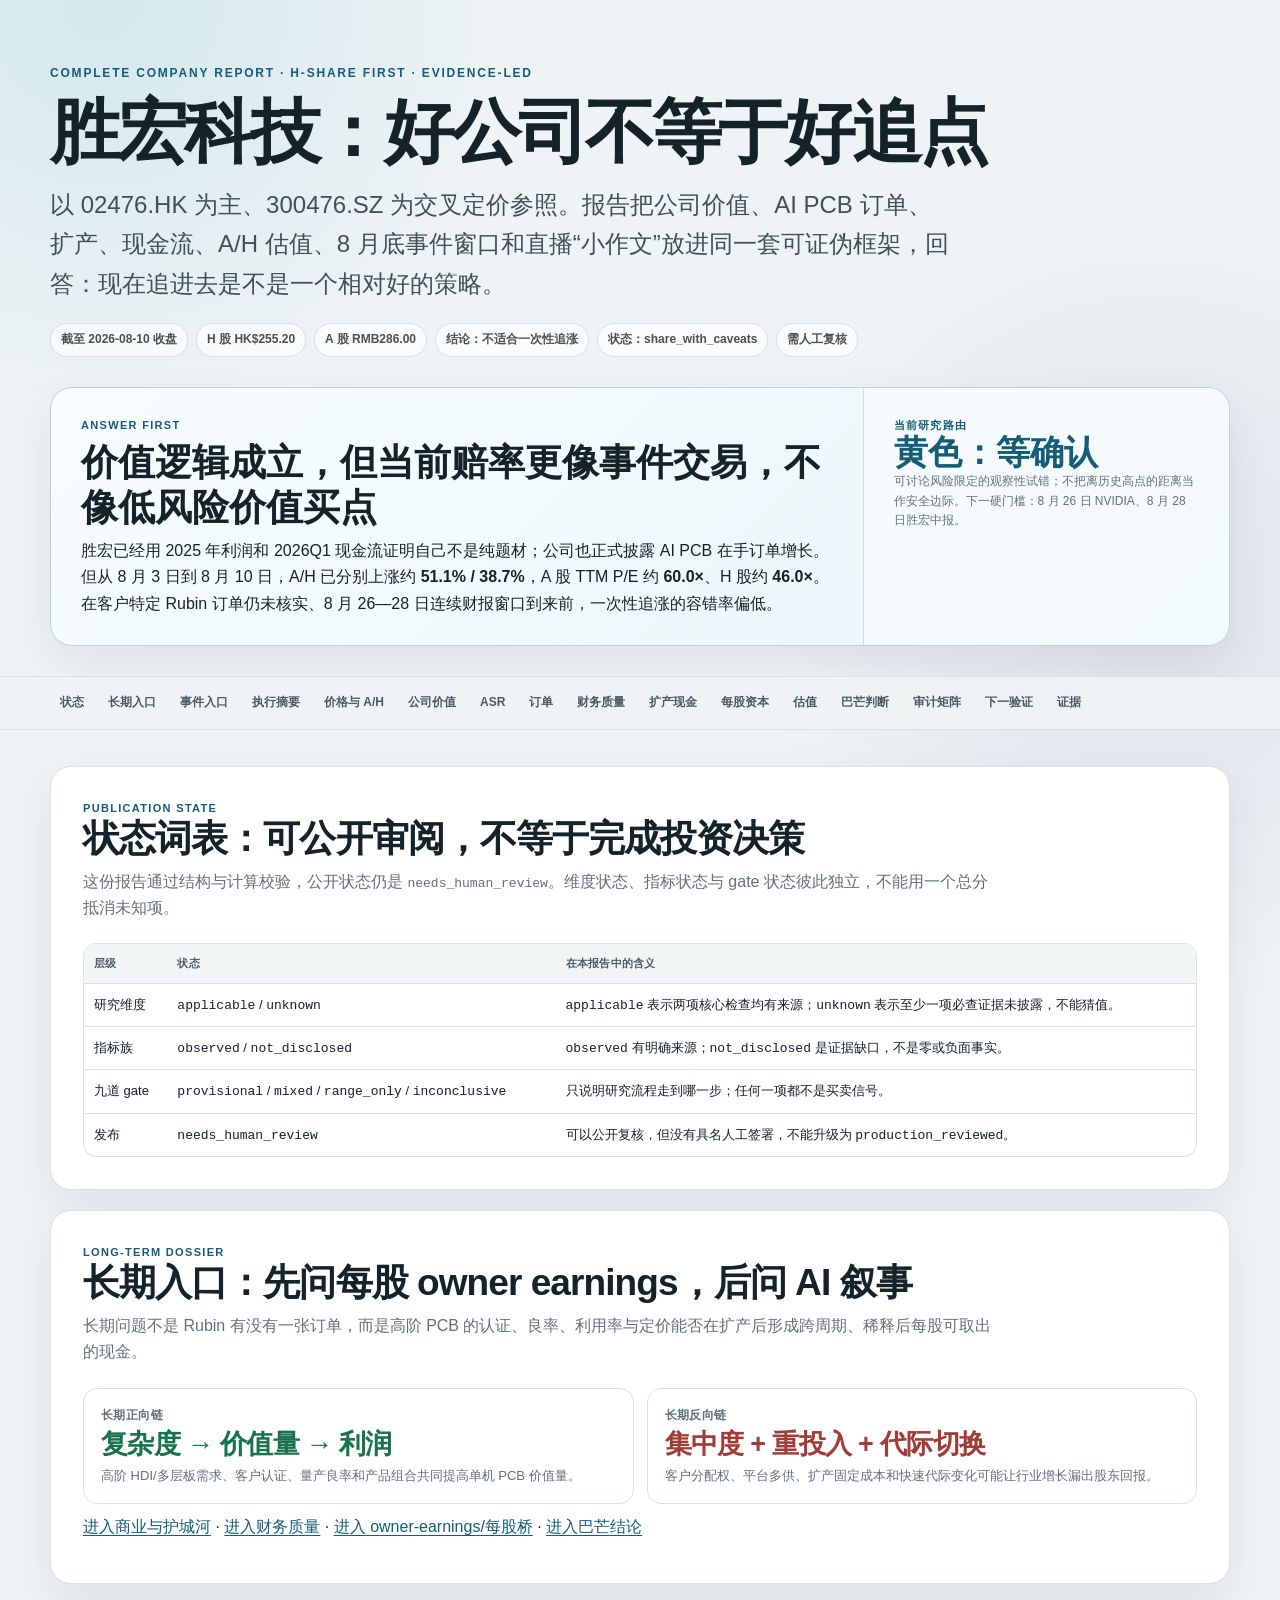
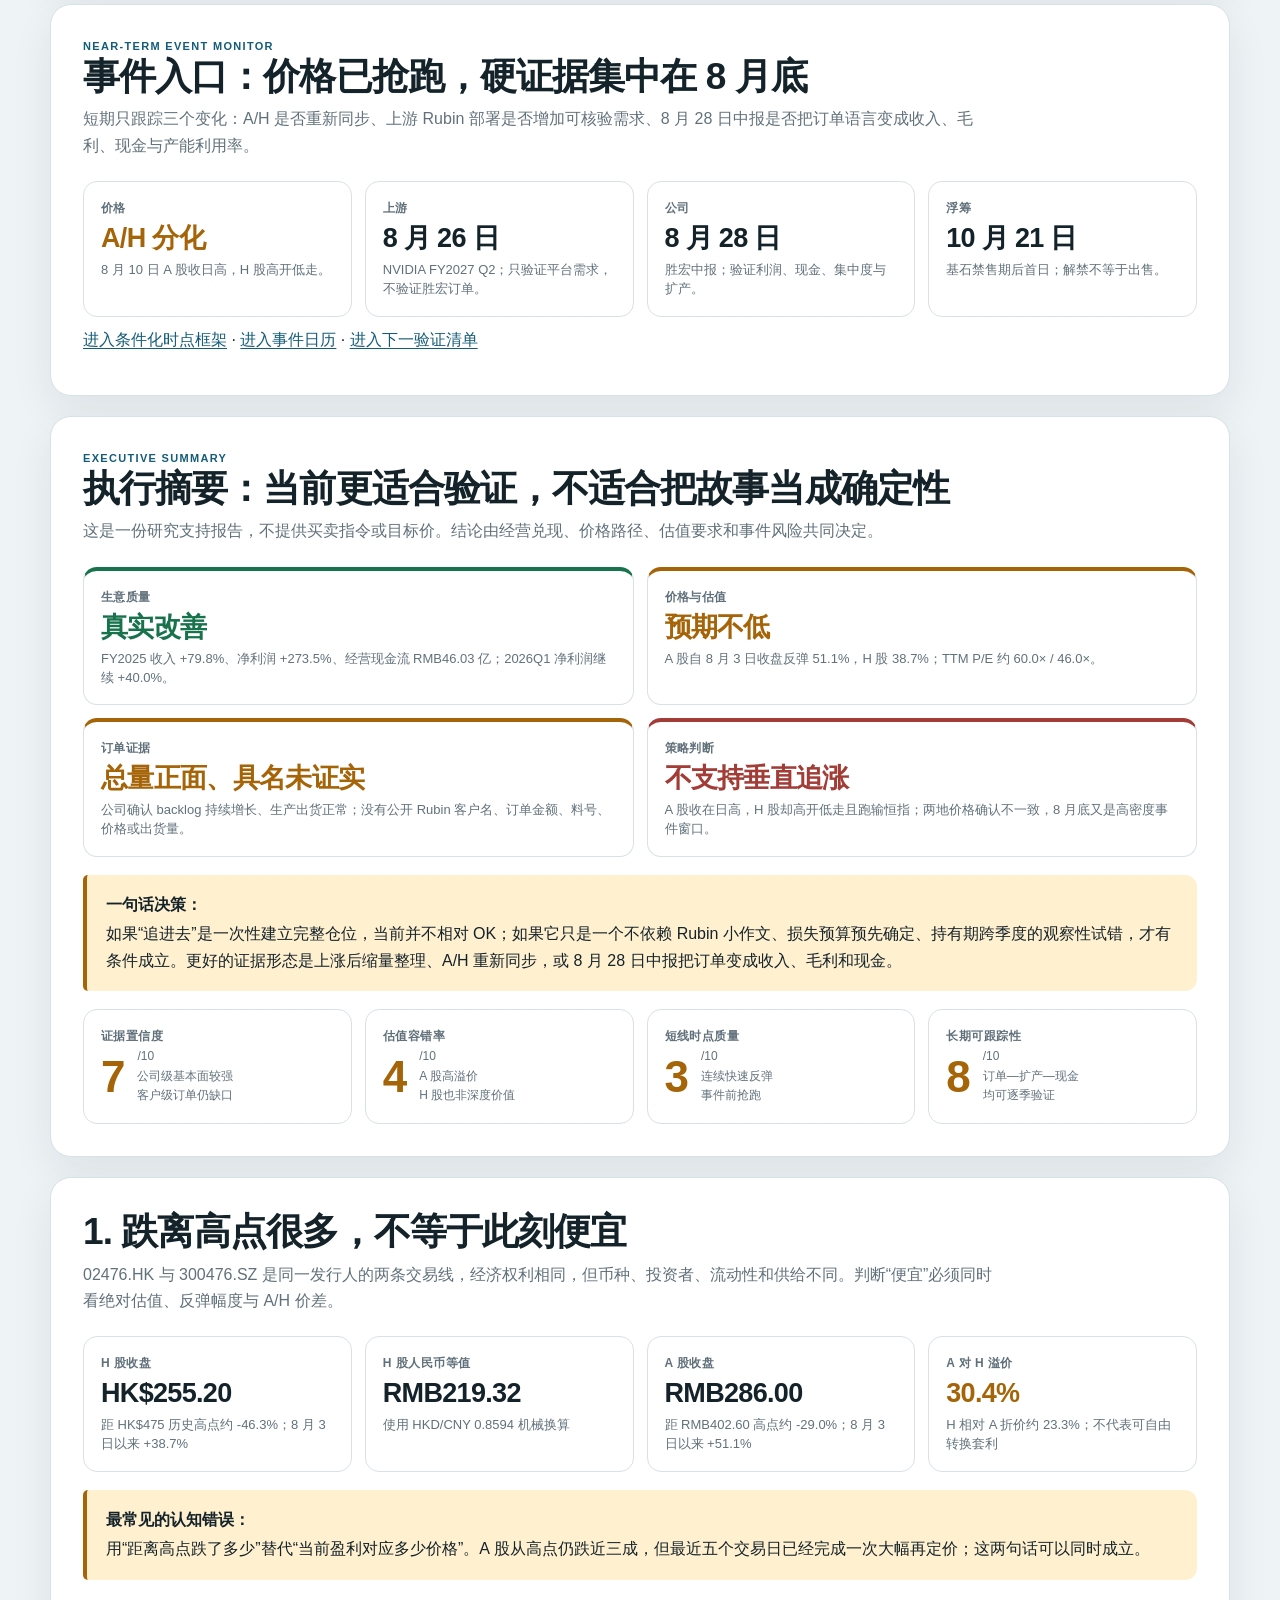
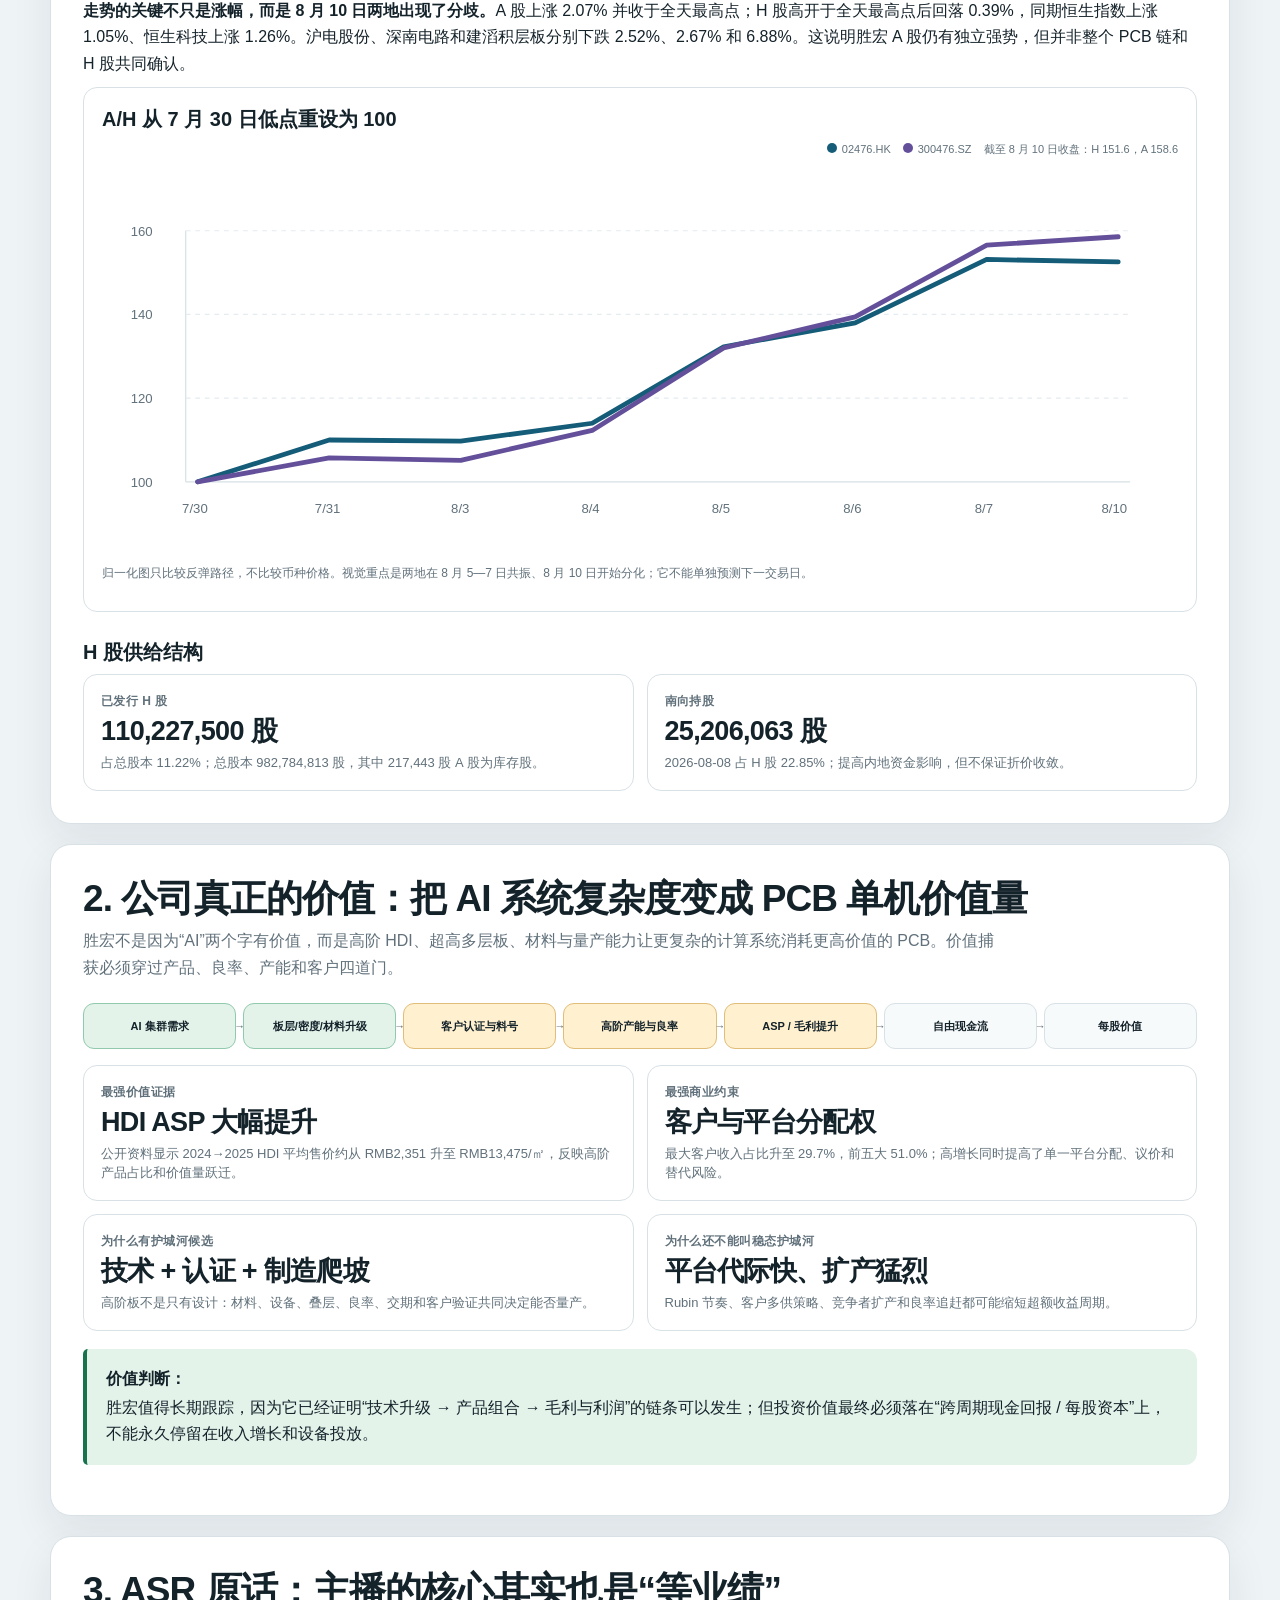
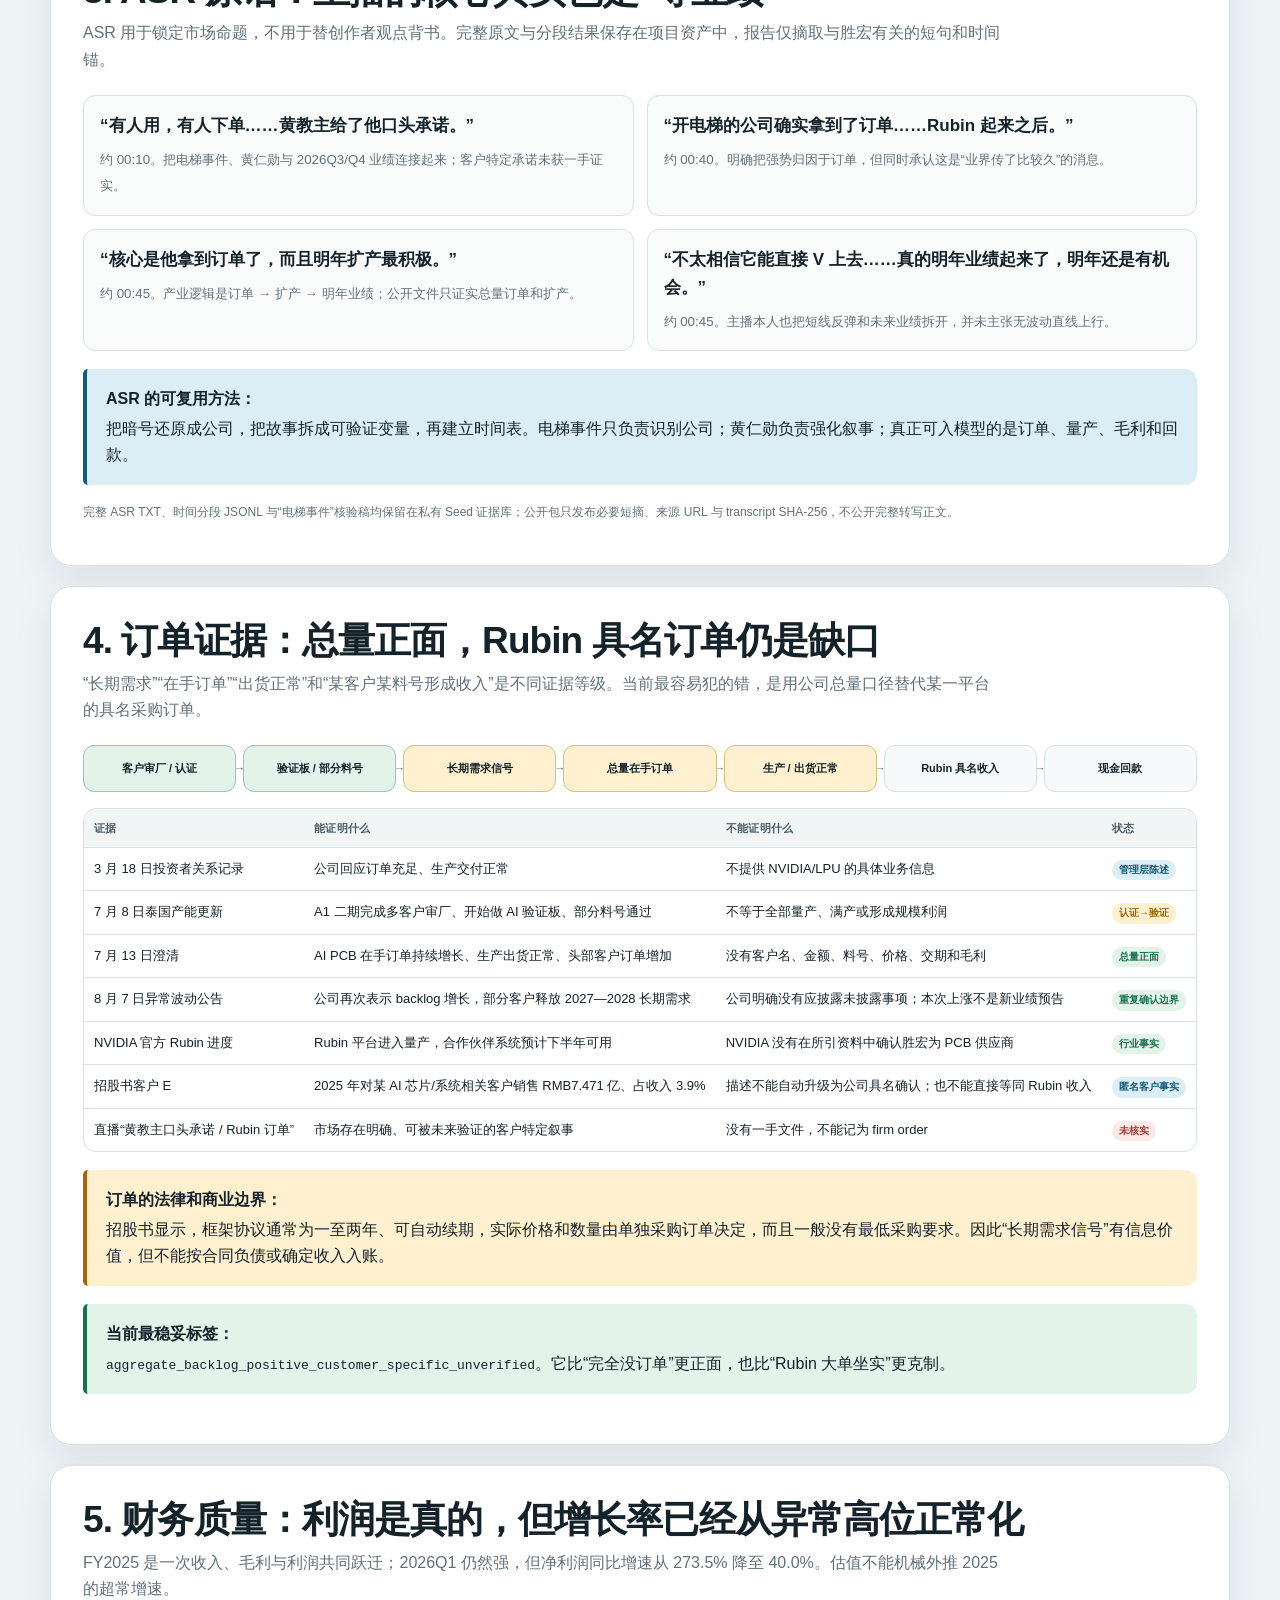
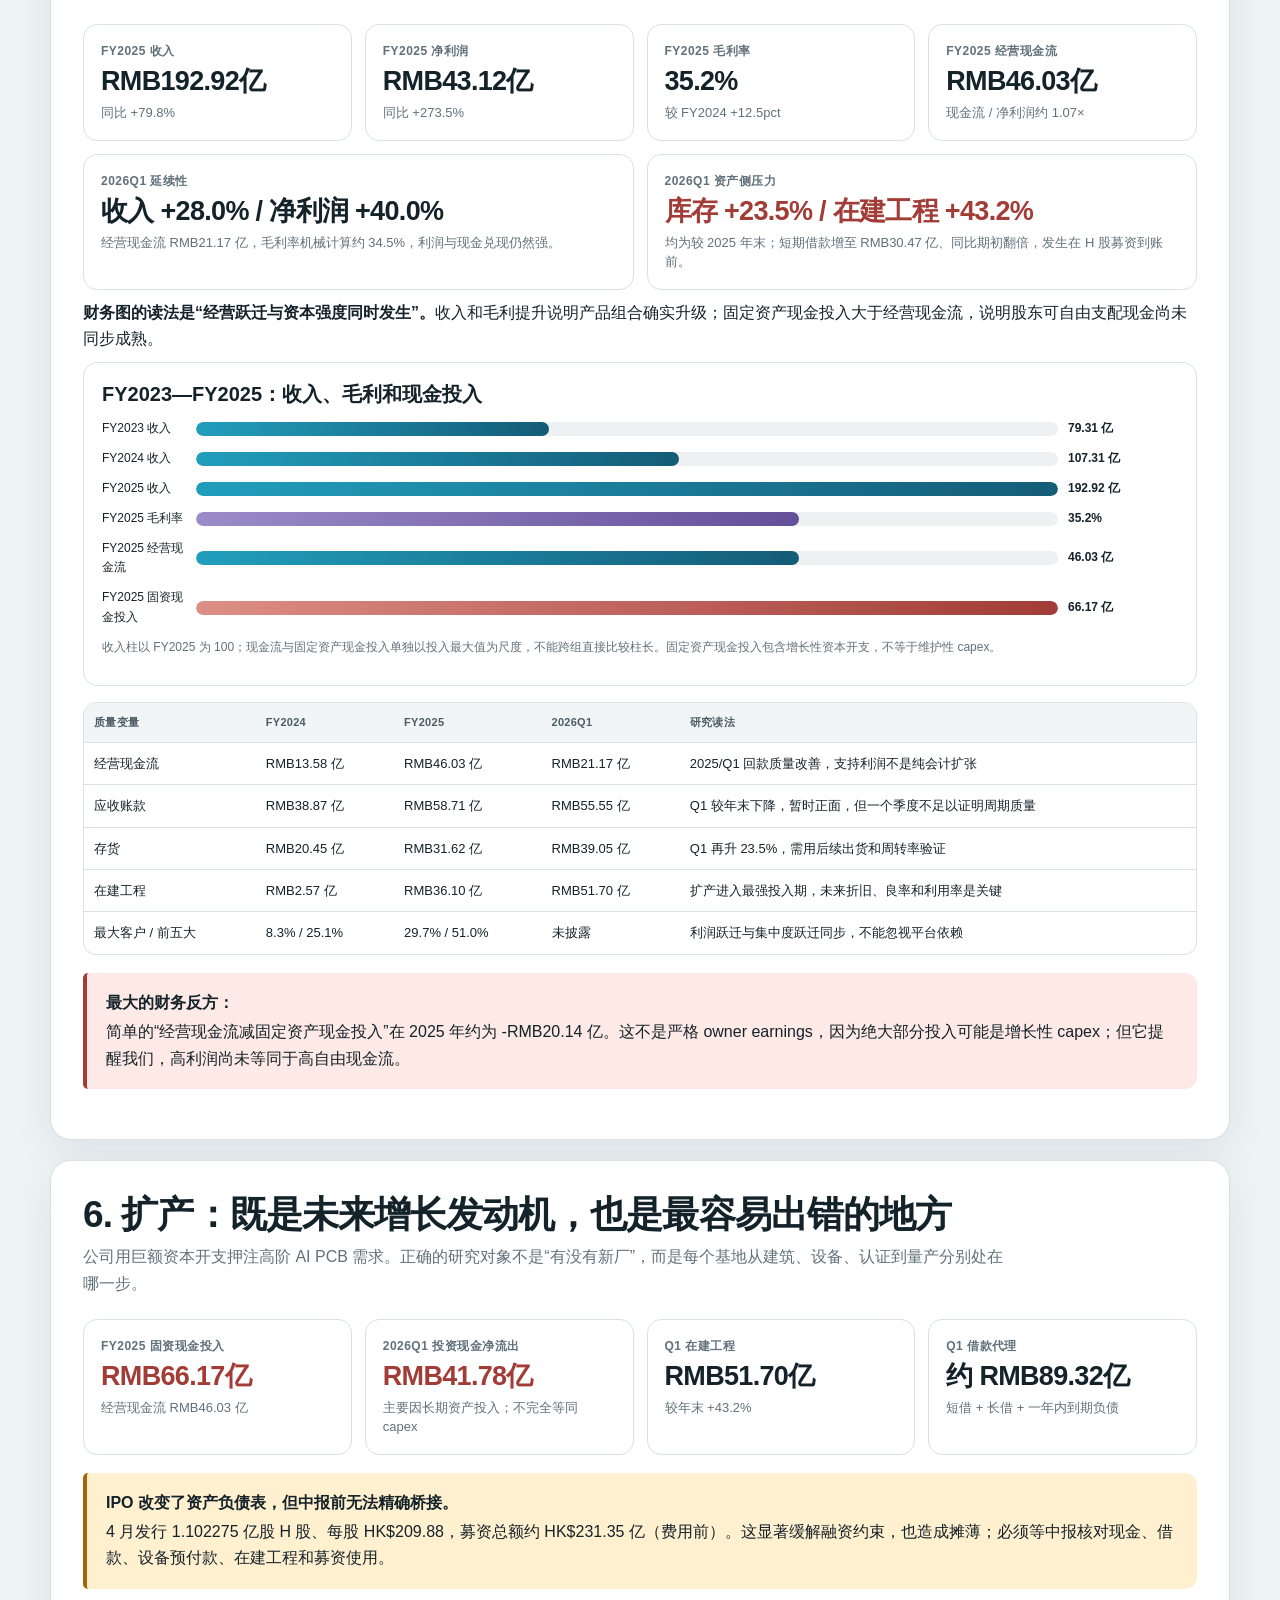
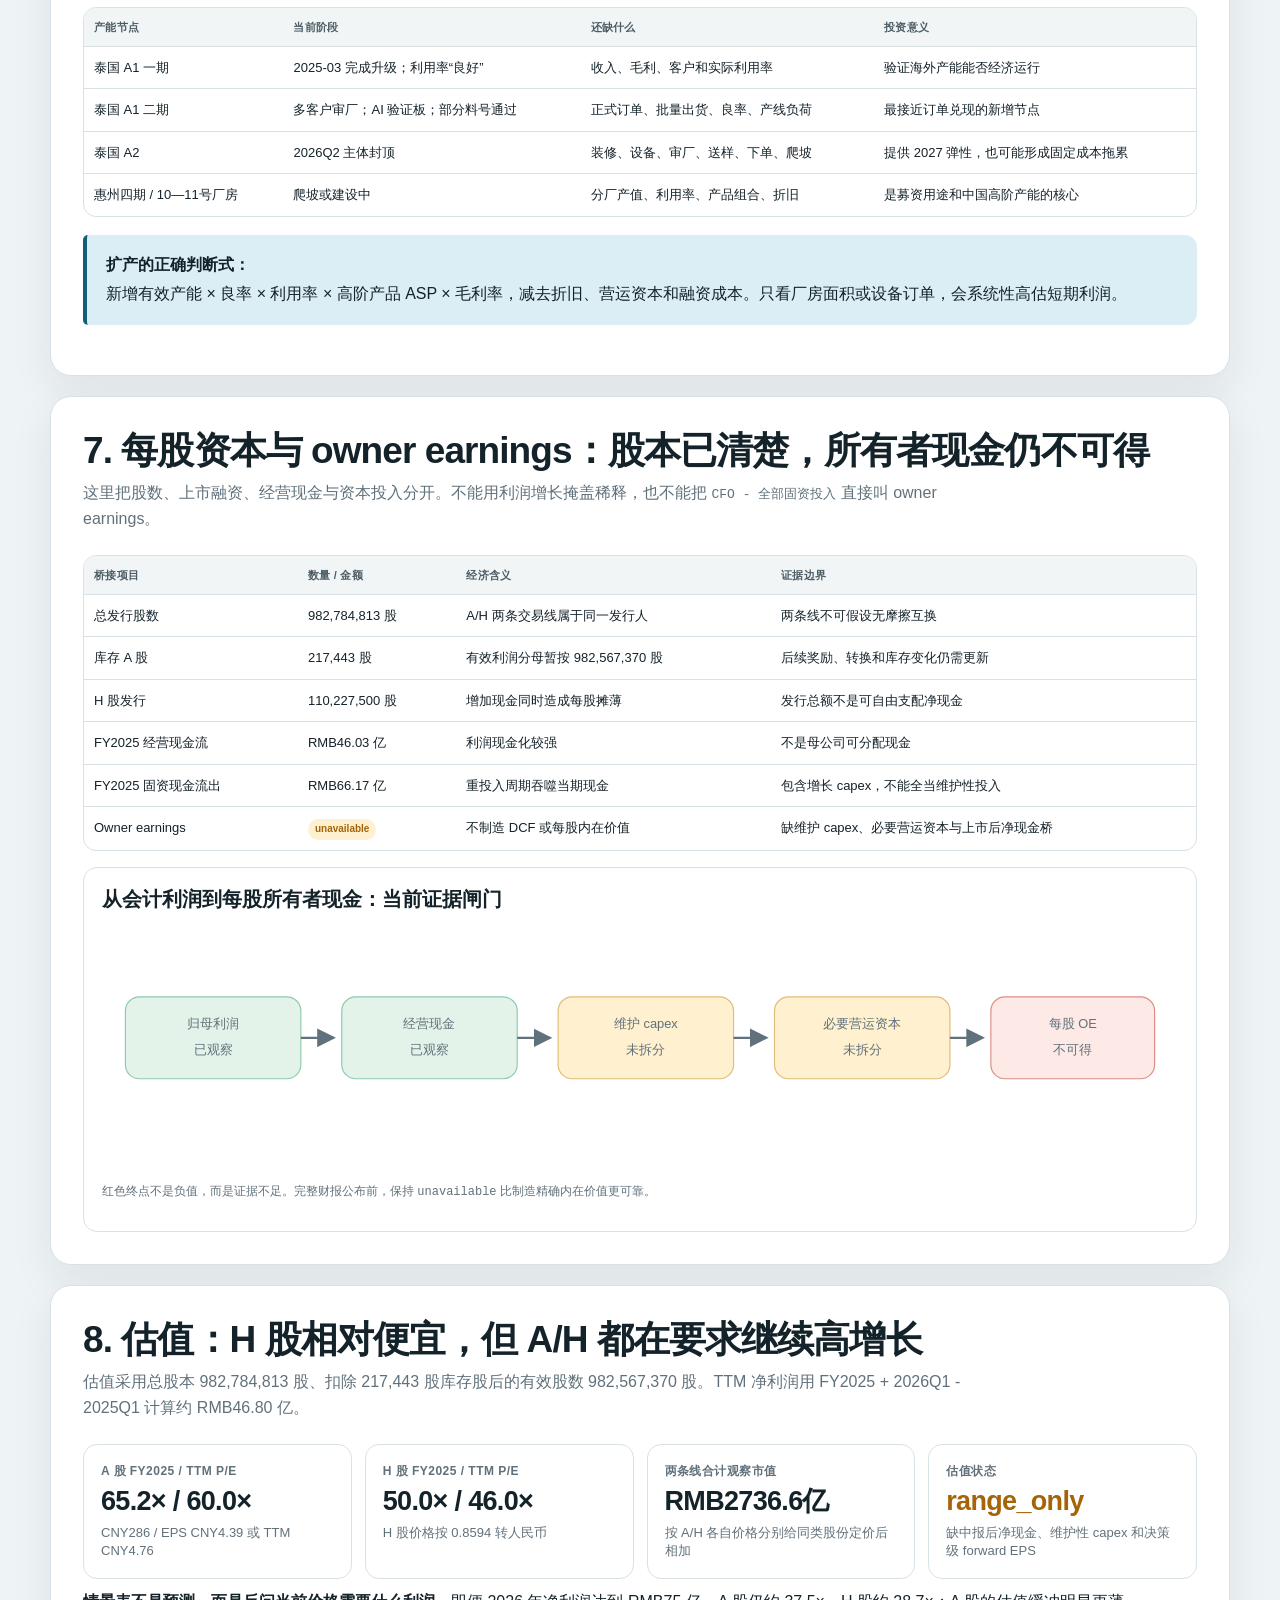
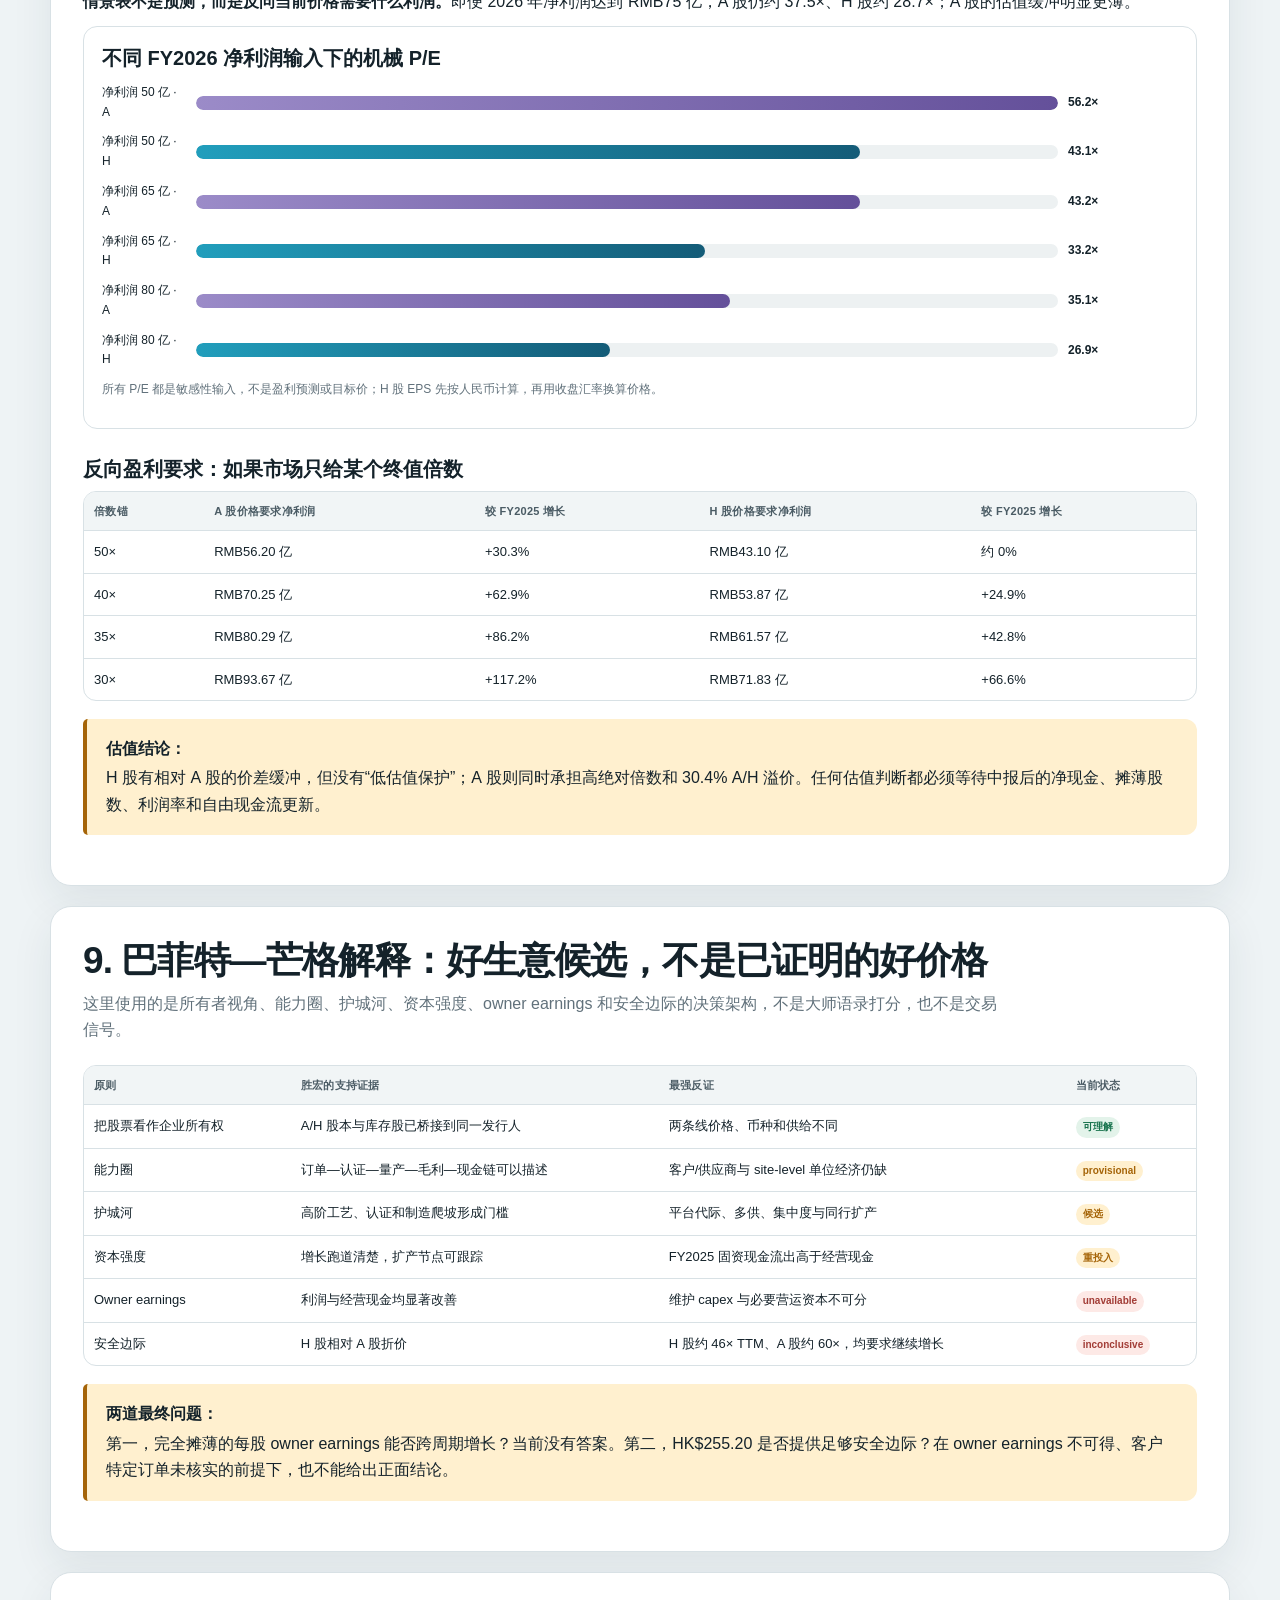
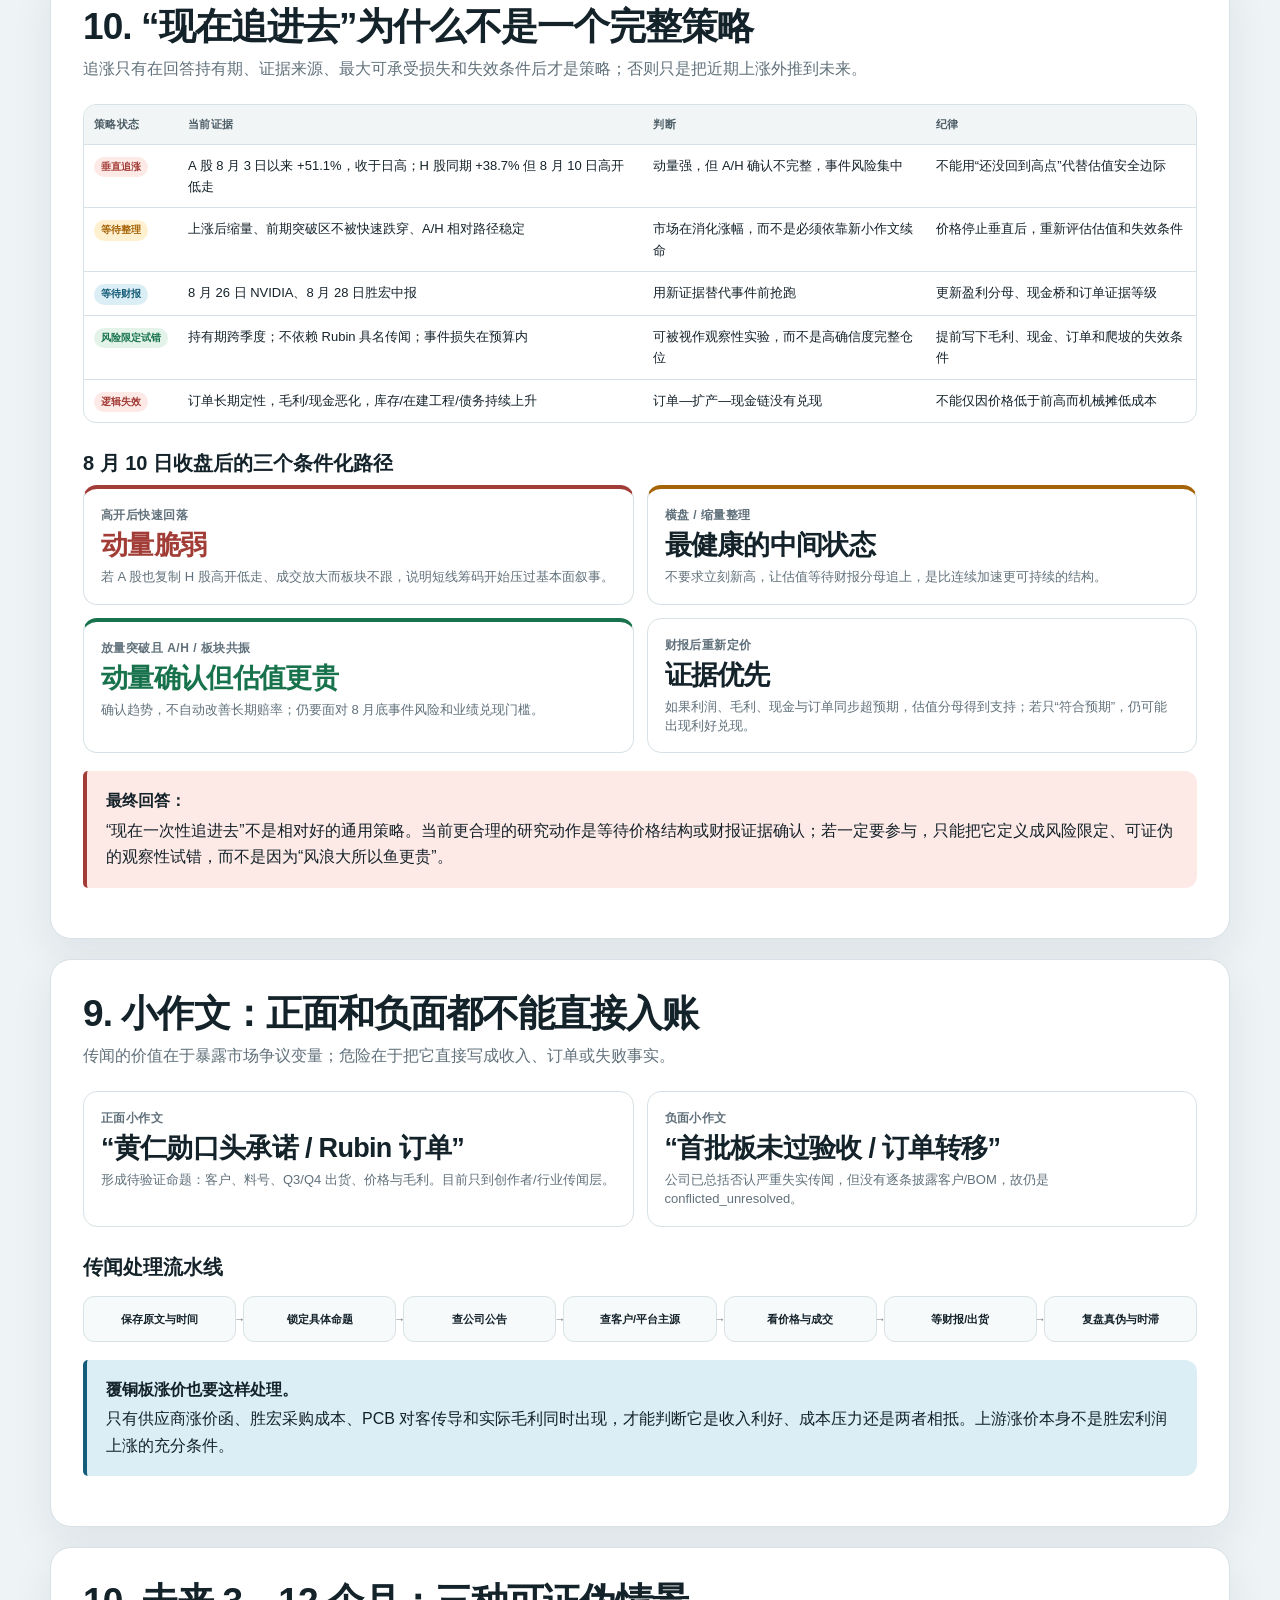
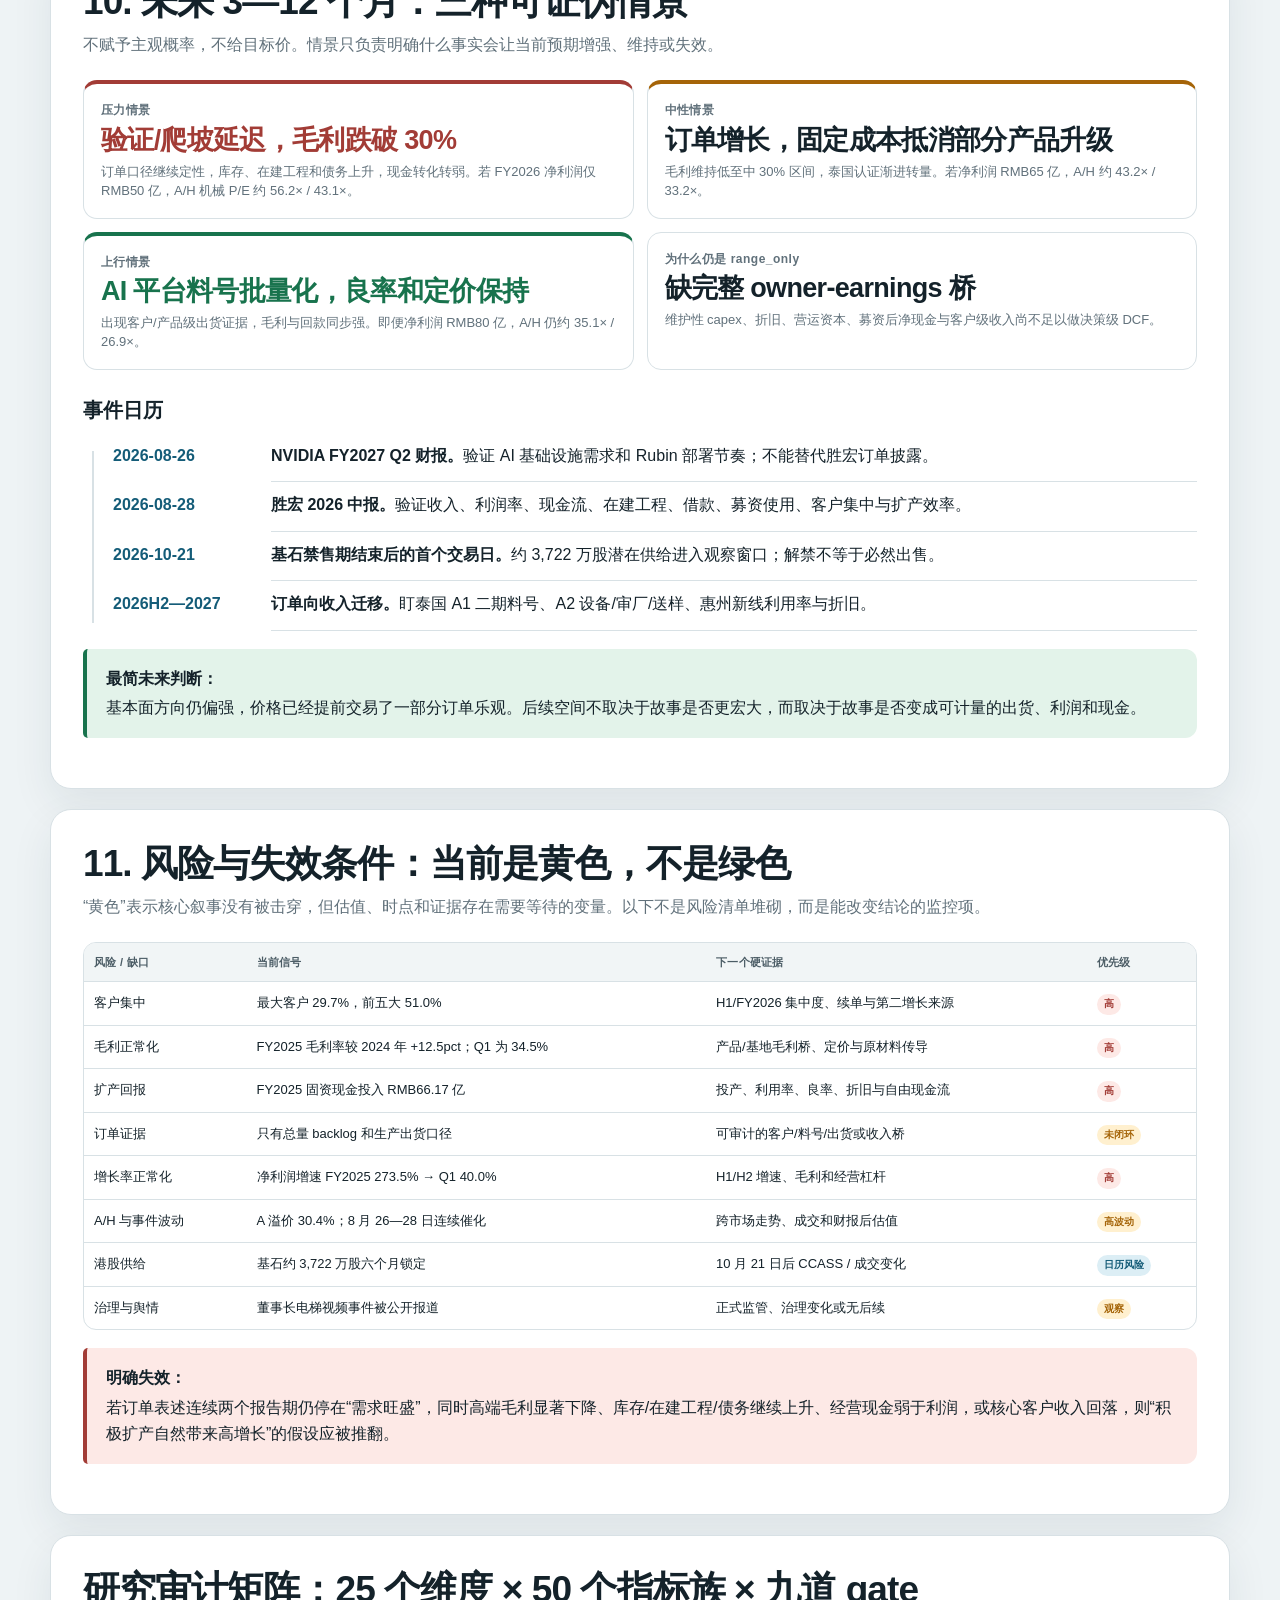
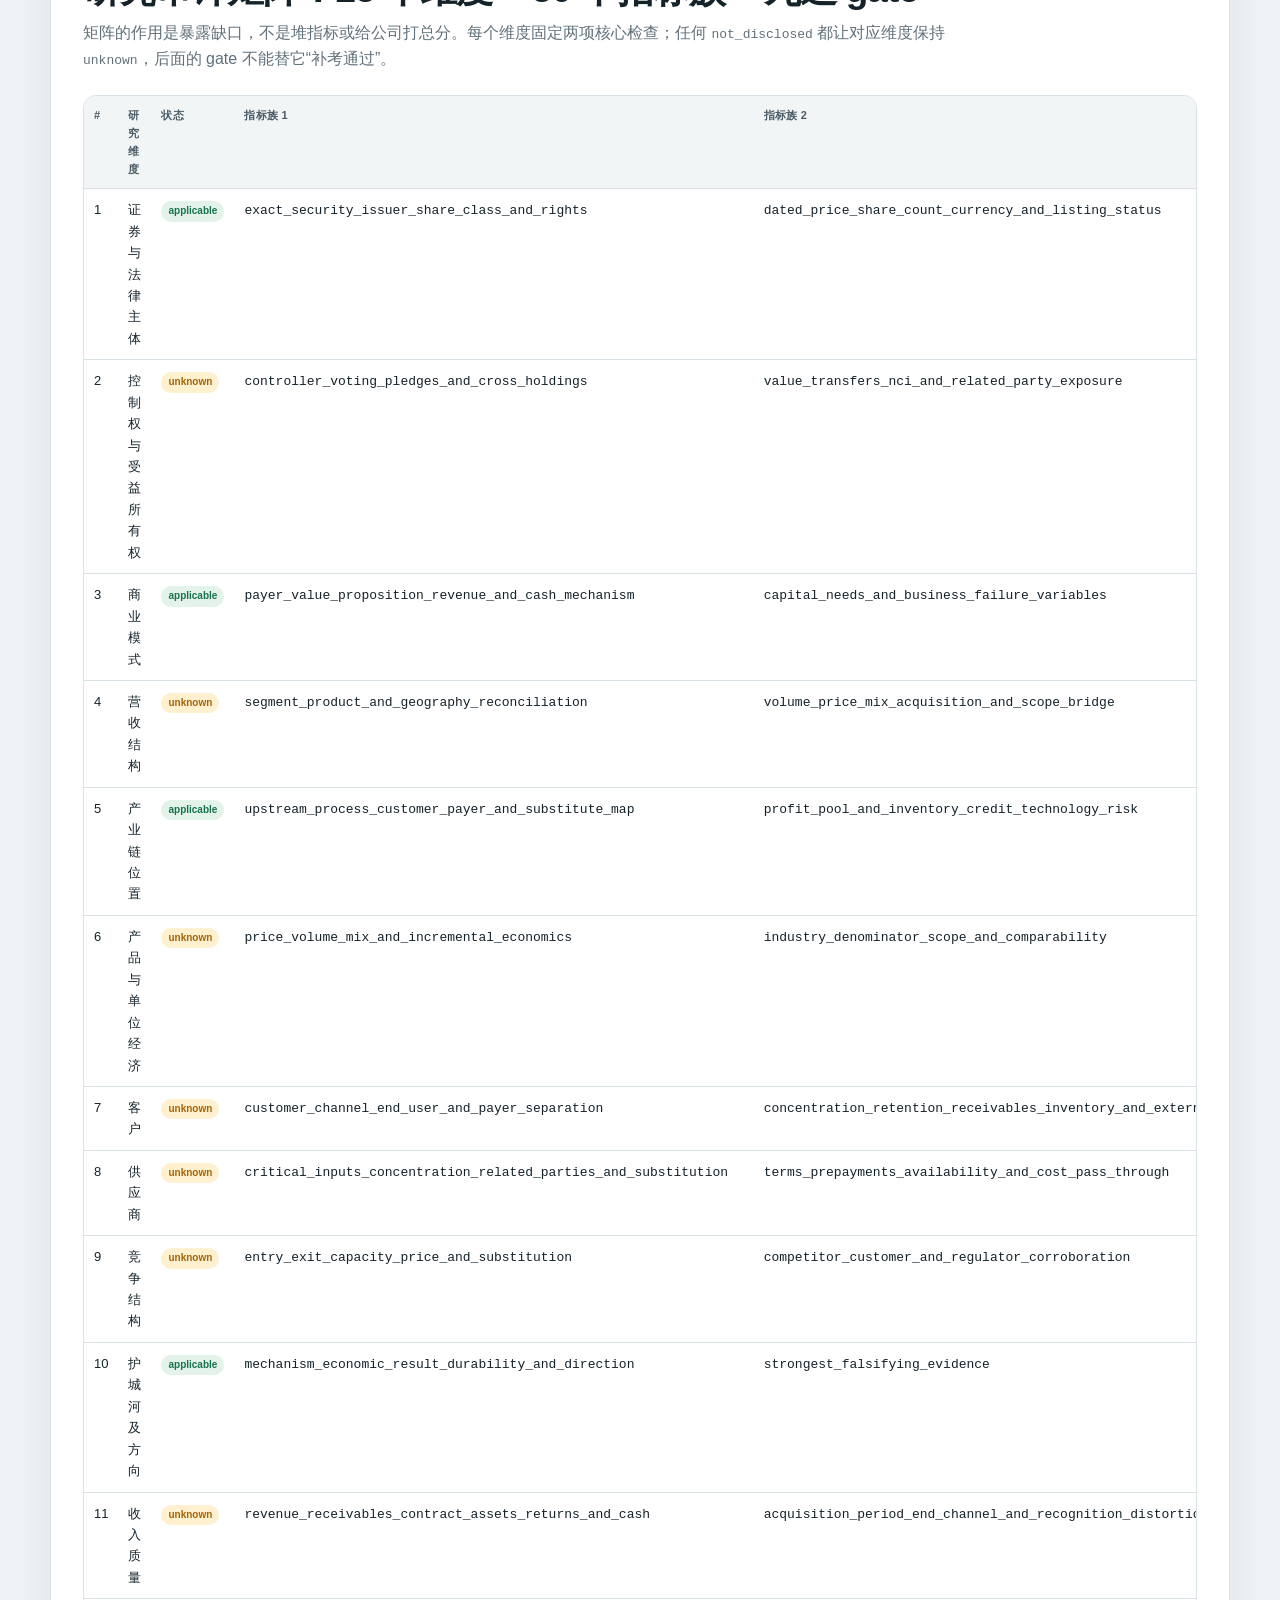
<file: docs/victory-giant-02476-hk/report.html>
<!doctype html>
<html lang="zh-CN">
<head>
  <meta charset="utf-8">
  <meta name="viewport" content="width=device-width, initial-scale=1">
  <meta name="color-scheme" content="light dark">
  <meta name="description" content="胜宏科技 02476.HK / 300476.SZ：基本面、订单证据、A/H 估值、事件窗口与追涨决策框架。">
  <title>胜宏科技：好公司不等于好追点｜完整研究报告｜2026-08-10</title>
  <link rel="stylesheet" href="../company-report-theme.css">
  <style>
    :root{--bg:#eef3f5;--paper:#fff;--ink:#14222a;--muted:#61717b;--line:#d8e1e5;--blue:#145c78;--blue2:#dceef5;--cyan:#219ebc;--green:#18734d;--green2:#e3f3ea;--amber:#a56408;--amber2:#fff0cf;--red:#a23c36;--red2:#fde9e6;--purple:#64509a;--shadow:0 16px 42px rgba(23,50,63,.08)}
    *{box-sizing:border-box}html{scroll-behavior:smooth;overflow-x:hidden}body{margin:0;overflow-x:hidden;background:radial-gradient(circle at 8% 0,rgba(33,158,188,.13),transparent 26rem),radial-gradient(circle at 90% 3%,rgba(100,80,154,.10),transparent 25rem),var(--bg);color:var(--ink);font-family:-apple-system,BlinkMacSystemFont,"Segoe UI","PingFang SC","Microsoft YaHei",sans-serif;line-height:1.65}a{color:var(--blue);text-underline-offset:.18em}.wrap{width:min(1180px,calc(100% - 34px));margin:auto}.hero{padding:64px 0 30px}.eyebrow{font-size:12px;font-weight:900;letter-spacing:.15em;color:var(--blue);text-transform:uppercase}.hero h1{max-width:970px;margin:10px 0 16px;font-size:clamp(38px,6vw,70px);line-height:1.04;letter-spacing:-.045em}.dek{max-width:900px;margin:0;color:#3e505a;font-size:clamp(18px,2.1vw,24px)}.meta{display:flex;flex-wrap:wrap;gap:8px;margin-top:20px}.pill{padding:6px 10px;border:1px solid var(--line);border-radius:999px;background:rgba(255,255,255,.7);font-size:12px;font-weight:750}.verdict{display:grid;grid-template-columns:1.55fr .7fr;margin:30px 0 0;border:1px solid #b8d4df;border-radius:22px;overflow:hidden;background:linear-gradient(135deg,#f8fdff,#e7f5f9);box-shadow:var(--shadow)}.verdict>div{padding:28px 30px}.verdict .side{border-left:1px solid #c9dfe7;background:rgba(255,255,255,.5)}.label{font-size:11px;font-weight:900;letter-spacing:.12em;text-transform:uppercase;color:var(--blue)}.verdict h2{margin:7px 0 8px;font-size:clamp(25px,3vw,37px);line-height:1.2}.big{font-size:34px;font-weight:900;color:var(--blue);line-height:1.1}.small{font-size:12px;color:var(--muted)}nav{position:sticky;top:0;z-index:10;overflow-x:auto;border-block:1px solid rgba(216,225,229,.94);background:rgba(238,243,245,.92);backdrop-filter:blur(12px)}nav .wrap{display:flex;gap:4px;padding:8px 0}nav a{flex:0 0 auto;padding:8px 10px;border-radius:8px;color:#495a64;text-decoration:none;font-size:12px;font-weight:800}nav a:hover{background:#fff;color:var(--blue)}main{padding:16px 0 80px}section{scroll-margin-top:66px;margin-top:20px;padding:32px;border:1px solid var(--line);border-radius:21px;background:var(--paper);box-shadow:var(--shadow)}section h2{margin:0 0 7px;font-size:clamp(25px,3vw,37px);line-height:1.2;letter-spacing:-.025em}.section-dek{max-width:920px;margin:0 0 22px;color:var(--muted)}h3{margin:27px 0 9px;font-size:20px}.grid{display:grid;grid-template-columns:repeat(12,1fr);gap:13px}.card{grid-column:span 3;padding:17px;border:1px solid var(--line);border-radius:14px;background:#fff}.card.wide{grid-column:span 6}.k{font-size:11px;font-weight:850;color:var(--muted)}.v{margin-top:4px;font-size:26px;font-weight:900;line-height:1.14}.s{margin-top:7px;font-size:12px;color:var(--muted)}.good{color:var(--green)}.warn{color:var(--amber)}.risk{color:var(--red)}.callout{margin:18px 0;padding:17px 19px;border-left:4px solid var(--blue);border-radius:5px 12px 12px 5px;background:var(--blue2)}.callout.green{border-color:var(--green);background:var(--green2)}.callout.amber{border-color:var(--amber);background:var(--amber2)}.callout.red{border-color:var(--red);background:var(--red2)}.callout strong{display:block;margin-bottom:3px}.table-wrap{overflow-x:auto;border:1px solid var(--line);border-radius:13px}table{width:100%;min-width:760px;border-collapse:collapse;font-size:13px}th,td{padding:10px;border-bottom:1px solid var(--line);text-align:left;vertical-align:top}th{background:#f1f5f6;color:#4b5c65;font-size:11px;letter-spacing:.025em}tr:last-child td{border-bottom:0}.tag{display:inline-block;padding:2px 7px;border-radius:999px;font-size:10px;font-weight:850;white-space:nowrap}.tag.good{background:var(--green2)}.tag.warn{background:var(--amber2)}.tag.risk{background:var(--red2)}.tag.info{color:var(--blue);background:var(--blue2)}.chart{padding:18px;border:1px solid var(--line);border-radius:14px;background:#fff}.chart h3{margin:0 0 3px}.legend{display:flex;flex-wrap:wrap;gap:12px;margin:8px 0 13px;font-size:11px;color:var(--muted)}.dot{display:inline-block;width:10px;height:10px;margin-right:5px;border-radius:50%;background:var(--blue)}.dot.a{background:var(--purple)}svg{display:block;width:100%;height:auto}.axis{stroke:#d6e0e4;stroke-width:1}.gridline{stroke:#e4ecef;stroke-dasharray:4 4}.lineh{fill:none;stroke:var(--blue);stroke-width:4;stroke-linecap:round;stroke-linejoin:round}.linea{fill:none;stroke:var(--purple);stroke-width:4;stroke-linecap:round;stroke-linejoin:round}.chart text{font:11px -apple-system,BlinkMacSystemFont,"PingFang SC",sans-serif;fill:#61717b}.bars{display:grid;gap:10px;margin-top:12px}.barrow{display:grid;grid-template-columns:84px 1fr 110px;gap:10px;align-items:center;font-size:12px}.track{height:14px;border-radius:999px;background:#edf1f2;overflow:hidden}.fill{height:100%;border-radius:999px;background:linear-gradient(90deg,var(--cyan),var(--blue))}.fill.purple{background:linear-gradient(90deg,#9b8bc8,var(--purple))}.ladder{display:grid;grid-template-columns:repeat(7,1fr);gap:7px;margin:16px 0}.step{position:relative;padding:13px 8px;border:1px solid var(--line);border-radius:11px;background:#f7fafb;text-align:center;font-size:11px;font-weight:850}.step.done{border-color:#91c9ad;background:var(--green2)}.step.partial{border-color:#e0bd78;background:var(--amber2)}.step:not(:last-child):after{content:"→";position:absolute;right:-10px;top:50%;z-index:2;transform:translateY(-50%);color:var(--muted)}.quote{padding:16px;border:1px solid var(--line);border-radius:12px;background:#fafcfc}.quote p{margin:0 0 6px;font-size:17px;font-weight:800}.quote small{color:var(--muted)}.scenario{border-top:4px solid var(--amber)}.scenario.up{border-top-color:var(--green)}.scenario.down{border-top-color:var(--red)}.footnotes{font-size:12px;color:var(--muted)}footer{padding:0 0 50px;color:var(--muted);font-size:12px}@media(max-width:850px){.verdict{grid-template-columns:1fr}.verdict .side{border-left:0;border-top:1px solid #c9dfe7}.card,.card.wide{grid-column:span 6}.ladder{grid-template-columns:1fr}.step:not(:last-child):after{content:"↓";right:50%;top:auto;bottom:-14px}.barrow{grid-template-columns:72px 1fr 80px}}@media(max-width:560px){section{padding:23px 18px}.card,.card.wide{grid-column:span 12}.hero{padding-top:42px}.hero h1{font-size:39px}}
    .card.full{grid-column:span 12}.fill.red{background:linear-gradient(90deg,#dc8e85,var(--red))}.score{display:flex;align-items:center;gap:12px}.score b{font-size:44px;line-height:1;color:var(--amber)}.score span{font-size:12px;color:var(--muted)}.timeline{display:grid;grid-template-columns:140px 1fr;gap:10px 18px}.timeline dt{font-weight:900;color:var(--blue)}.timeline dd{margin:0;padding:0 0 12px;border-bottom:1px solid var(--line)}p+ul,p+ol{margin-top:10px}li+li{margin-top:7px}@media(max-width:850px){.timeline{grid-template-columns:1fr}.timeline dd{margin-bottom:8px}}@media(max-width:560px){.card.full{grid-column:span 12}}
  </style>
</head>
<body data-template="company-research-publication-v1">
  <header class="hero"><div class="wrap">
    <div class="eyebrow">Complete company report · H-share first · evidence-led</div>
    <h1>胜宏科技：好公司不等于好追点</h1>
    <p class="dek">以 02476.HK 为主、300476.SZ 为交叉定价参照。报告把公司价值、AI PCB 订单、扩产、现金流、A/H 估值、8 月底事件窗口和直播“小作文”放进同一套可证伪框架，回答：现在追进去是不是一个相对好的策略。</p>
    <div class="meta"><span class="pill">截至 2026-08-10 收盘</span><span class="pill">H 股 HK$255.20</span><span class="pill">A 股 RMB286.00</span><span class="pill">结论：不适合一次性追涨</span><span class="pill">状态：share_with_caveats</span><span class="pill">需人工复核</span></div>
    <div class="verdict"><div><div class="label">Answer first</div><h2>价值逻辑成立，但当前赔率更像事件交易，不像低风险价值买点</h2><p>胜宏已经用 2025 年利润和 2026Q1 现金流证明自己不是纯题材；公司也正式披露 AI PCB 在手订单增长。但从 8 月 3 日到 8 月 10 日，A/H 已分别上涨约 <b>51.1% / 38.7%</b>，A 股 TTM P/E 约 <b>60.0×</b>、H 股约 <b>46.0×</b>。在客户特定 Rubin 订单仍未核实、8 月 26—28 日连续财报窗口到来前，一次性追涨的容错率偏低。</p></div><div class="side"><div class="label">当前研究路由</div><div class="big">黄色：等确认</div><p class="small">可讨论风险限定的观察性试错；不把离历史高点的距离当作安全边际。下一硬门槛：8 月 26 日 NVIDIA、8 月 28 日胜宏中报。</p></div></div>
  </div></header>
  <nav><div class="wrap"><a href="#status-legend">状态</a><a href="#long-term">长期入口</a><a href="#event-monitor">事件入口</a><a href="#summary">执行摘要</a><a href="#market">价格与 A/H</a><a href="#business">公司价值</a><a href="#asr">ASR</a><a href="#orders">订单</a><a href="#financials">财务质量</a><a href="#capacity">扩产现金</a><a href="#capital">每股资本</a><a href="#market-pricing">估值</a><a href="#buffett">巴芒判断</a><a href="#methodology">审计矩阵</a><a href="#monitor">下一验证</a><a href="#sources">证据</a></div></nav>

  <main class="wrap">
    <section id="status-legend">
      <div class="label">Publication state</div><h2>状态词表：可公开审阅，不等于完成投资决策</h2>
      <p class="section-dek">这份报告通过结构与计算校验，公开状态仍是 <code>needs_human_review</code>。维度状态、指标状态与 gate 状态彼此独立，不能用一个总分抵消未知项。</p>
      <div class="table-wrap"><table><thead><tr><th>层级</th><th>状态</th><th>在本报告中的含义</th></tr></thead><tbody>
        <tr><td>研究维度</td><td><code>applicable</code> / <code>unknown</code></td><td><code>applicable</code> 表示两项核心检查均有来源；<code>unknown</code> 表示至少一项必查证据未披露，不能猜值。</td></tr>
        <tr><td>指标族</td><td><code>observed</code> / <code>not_disclosed</code></td><td><code>observed</code> 有明确来源；<code>not_disclosed</code> 是证据缺口，不是零或负面事实。</td></tr>
        <tr><td>九道 gate</td><td><code>provisional</code> / <code>mixed</code> / <code>range_only</code> / <code>inconclusive</code></td><td>只说明研究流程走到哪一步；任何一项都不是买卖信号。</td></tr>
        <tr><td>发布</td><td><code>needs_human_review</code></td><td>可以公开复核，但没有具名人工签署，不能升级为 <code>production_reviewed</code>。</td></tr>
      </tbody></table></div>
    </section>

    <section id="long-term">
      <div class="label">Long-term dossier</div><h2>长期入口：先问每股 owner earnings，后问 AI 叙事</h2>
      <p class="section-dek">长期问题不是 Rubin 有没有一张订单，而是高阶 PCB 的认证、良率、利用率与定价能否在扩产后形成跨周期、稀释后每股可取出的现金。</p>
      <div class="grid"><div class="card wide"><div class="k">长期正向链</div><div class="v good">复杂度 → 价值量 → 利润</div><div class="s">高阶 HDI/多层板需求、客户认证、量产良率和产品组合共同提高单机 PCB 价值量。</div></div><div class="card wide"><div class="k">长期反向链</div><div class="v risk">集中度 + 重投入 + 代际切换</div><div class="s">客户分配权、平台多供、扩产固定成本和快速代际变化可能让行业增长漏出股东回报。</div></div></div>
      <p><a href="#business">进入商业与护城河</a> · <a href="#financials">进入财务质量</a> · <a href="#capital">进入 owner-earnings/每股桥</a> · <a href="#buffett">进入巴芒结论</a></p>
    </section>

    <section id="event-monitor">
      <div class="label">Near-term event monitor</div><h2>事件入口：价格已抢跑，硬证据集中在 8 月底</h2>
      <p class="section-dek">短期只跟踪三个变化：A/H 是否重新同步、上游 Rubin 部署是否增加可核验需求、8 月 28 日中报是否把订单语言变成收入、毛利、现金与产能利用率。</p>
      <div class="grid"><div class="card"><div class="k">价格</div><div class="v warn">A/H 分化</div><div class="s">8 月 10 日 A 股收日高，H 股高开低走。</div></div><div class="card"><div class="k">上游</div><div class="v">8 月 26 日</div><div class="s">NVIDIA FY2027 Q2；只验证平台需求，不验证胜宏订单。</div></div><div class="card"><div class="k">公司</div><div class="v">8 月 28 日</div><div class="s">胜宏中报；验证利润、现金、集中度与扩产。</div></div><div class="card"><div class="k">浮筹</div><div class="v">10 月 21 日</div><div class="s">基石禁售期后首日；解禁不等于出售。</div></div></div>
      <p><a href="#timing">进入条件化时点框架</a> · <a href="#timeline">进入事件日历</a> · <a href="#monitor">进入下一验证清单</a></p>
    </section>

    <section id="summary">
      <div class="label">Executive Summary</div><h2>执行摘要：当前更适合验证，不适合把故事当成确定性</h2>
      <p class="section-dek">这是一份研究支持报告，不提供买卖指令或目标价。结论由经营兑现、价格路径、估值要求和事件风险共同决定。</p>
      <div class="grid">
        <div class="card wide scenario up"><div class="k">生意质量</div><div class="v good">真实改善</div><div class="s">FY2025 收入 +79.8%、净利润 +273.5%、经营现金流 RMB46.03 亿；2026Q1 净利润继续 +40.0%。</div></div>
        <div class="card wide scenario"><div class="k">价格与估值</div><div class="v warn">预期不低</div><div class="s">A 股自 8 月 3 日收盘反弹 51.1%，H 股 38.7%；TTM P/E 约 60.0× / 46.0×。</div></div>
        <div class="card wide scenario"><div class="k">订单证据</div><div class="v warn">总量正面、具名未证实</div><div class="s">公司确认 backlog 持续增长、生产出货正常；没有公开 Rubin 客户名、订单金额、料号、价格或出货量。</div></div>
        <div class="card wide scenario down"><div class="k">策略判断</div><div class="v risk">不支持垂直追涨</div><div class="s">A 股收在日高，H 股却高开低走且跑输恒指；两地价格确认不一致，8 月底又是高密度事件窗口。</div></div>
      </div>
      <div class="callout amber"><strong>一句话决策：</strong>如果“追进去”是一次性建立完整仓位，当前并不相对 OK；如果它只是一个不依赖 Rubin 小作文、损失预算预先确定、持有期跨季度的观察性试错，才有条件成立。更好的证据形态是上涨后缩量整理、A/H 重新同步，或 8 月 28 日中报把订单变成收入、毛利和现金。</div>
      <div class="grid">
        <div class="card"><div class="k">证据置信度</div><div class="score"><b>7</b><span>/10<br>公司级基本面较强<br>客户级订单仍缺口</span></div></div>
        <div class="card"><div class="k">估值容错率</div><div class="score"><b>4</b><span>/10<br>A 股高溢价<br>H 股也非深度价值</span></div></div>
        <div class="card"><div class="k">短线时点质量</div><div class="score"><b>3</b><span>/10<br>连续快速反弹<br>事件前抢跑</span></div></div>
        <div class="card"><div class="k">长期可跟踪性</div><div class="score"><b>8</b><span>/10<br>订单—扩产—现金<br>均可逐季验证</span></div></div>
      </div>
    </section>

    <section id="market"><h2>1. 跌离高点很多，不等于此刻便宜</h2><p class="section-dek">02476.HK 与 300476.SZ 是同一发行人的两条交易线，经济权利相同，但币种、投资者、流动性和供给不同。判断“便宜”必须同时看绝对估值、反弹幅度与 A/H 价差。</p>
      <div class="grid">
        <div class="card"><div class="k">H 股收盘</div><div class="v">HK$255.20</div><div class="s">距 HK$475 历史高点约 -46.3%；8 月 3 日以来 +38.7%</div></div>
        <div class="card"><div class="k">H 股人民币等值</div><div class="v">RMB219.32</div><div class="s">使用 HKD/CNY 0.8594 机械换算</div></div>
        <div class="card"><div class="k">A 股收盘</div><div class="v">RMB286.00</div><div class="s">距 RMB402.60 高点约 -29.0%；8 月 3 日以来 +51.1%</div></div>
        <div class="card"><div class="k">A 对 H 溢价</div><div class="v warn">30.4%</div><div class="s">H 相对 A 折价约 23.3%；不代表可自由转换套利</div></div>
      </div>
      <div class="callout amber"><strong>最常见的认知错误：</strong>用“距离高点跌了多少”替代“当前盈利对应多少价格”。A 股从高点仍跌近三成，但最近五个交易日已经完成一次大幅再定价；这两句话可以同时成立。</div>
      <p><strong>走势的关键不只是涨幅，而是 8 月 10 日两地出现了分歧。</strong>A 股上涨 2.07% 并收于全天最高点；H 股高开于全天最高点后回落 0.39%，同期恒生指数上涨 1.05%、恒生科技上涨 1.26%。沪电股份、深南电路和建滔积层板分别下跌 2.52%、2.67% 和 6.88%。这说明胜宏 A 股仍有独立强势，但并非整个 PCB 链和 H 股共同确认。</p>
      <div class="chart"><h3>A/H 从 7 月 30 日低点重设为 100</h3><div class="legend"><span><i class="dot"></i>02476.HK</span><span><i class="dot a"></i>300476.SZ</span><span>截至 8 月 10 日收盘：H 151.6，A 158.6</span></div>
        <svg viewBox="0 0 900 320" role="img" aria-label="A股和H股从7月30日起归一化走势">
          <line x1="70" y1="260" x2="860" y2="260" class="axis"/><line x1="70" y1="50" x2="70" y2="260" class="axis"/>
          <line x1="70" y1="190" x2="860" y2="190" class="gridline"/><line x1="70" y1="120" x2="860" y2="120" class="gridline"/><line x1="70" y1="50" x2="860" y2="50" class="gridline"/>
          <text x="24" y="264">100</text><text x="24" y="194">120</text><text x="24" y="124">140</text><text x="24" y="54">160</text>
          <polyline points="80,260 190,225 300,226 410,211 520,147 630,127 740,74 850,76" class="lineh"/>
          <polyline points="80,260 190,240 300,242 410,217 520,148 630,122 740,62 850,55" class="linea"/>
          <text x="67" y="286">7/30</text><text x="178" y="286">7/31</text><text x="292" y="286">8/3</text><text x="401" y="286">8/4</text><text x="510" y="286">8/5</text><text x="620" y="286">8/6</text><text x="730" y="286">8/7</text><text x="836" y="286">8/10</text>
        </svg><p class="small">归一化图只比较反弹路径，不比较币种价格。视觉重点是两地在 8 月 5—7 日共振、8 月 10 日开始分化；它不能单独预测下一交易日。</p>
      </div>
      <h3>H 股供给结构</h3><div class="grid"><div class="card wide"><div class="k">已发行 H 股</div><div class="v">110,227,500 股</div><div class="s">占总股本 11.22%；总股本 982,784,813 股，其中 217,443 股 A 股为库存股。</div></div><div class="card wide"><div class="k">南向持股</div><div class="v">25,206,063 股</div><div class="s">2026-08-08 占 H 股 22.85%；提高内地资金影响，但不保证折价收敛。</div></div></div>
    </section>

    <section id="business"><h2>2. 公司真正的价值：把 AI 系统复杂度变成 PCB 单机价值量</h2><p class="section-dek">胜宏不是因为“AI”两个字有价值，而是高阶 HDI、超高多层板、材料与量产能力让更复杂的计算系统消耗更高价值的 PCB。价值捕获必须穿过产品、良率、产能和客户四道门。</p>
      <div class="ladder"><div class="step done">AI 集群需求</div><div class="step done">板层/密度/材料升级</div><div class="step partial">客户认证与料号</div><div class="step partial">高阶产能与良率</div><div class="step partial">ASP / 毛利提升</div><div class="step">自由现金流</div><div class="step">每股价值</div></div>
      <div class="grid">
        <div class="card wide"><div class="k">最强价值证据</div><div class="v">HDI ASP 大幅提升</div><div class="s">公开资料显示 2024→2025 HDI 平均售价约从 RMB2,351 升至 RMB13,475/㎡，反映高阶产品占比和价值量跃迁。</div></div>
        <div class="card wide"><div class="k">最强商业约束</div><div class="v">客户与平台分配权</div><div class="s">最大客户收入占比升至 29.7%，前五大 51.0%；高增长同时提高了单一平台分配、议价和替代风险。</div></div>
        <div class="card wide"><div class="k">为什么有护城河候选</div><div class="v">技术 + 认证 + 制造爬坡</div><div class="s">高阶板不是只有设计：材料、设备、叠层、良率、交期和客户验证共同决定能否量产。</div></div>
        <div class="card wide"><div class="k">为什么还不能叫稳态护城河</div><div class="v">平台代际快、扩产猛烈</div><div class="s">Rubin 节奏、客户多供策略、竞争者扩产和良率追赶都可能缩短超额收益周期。</div></div>
      </div>
      <div class="callout green"><strong>价值判断：</strong>胜宏值得长期跟踪，因为它已经证明“技术升级 → 产品组合 → 毛利与利润”的链条可以发生；但投资价值最终必须落在“跨周期现金回报 / 每股资本”上，不能永久停留在收入增长和设备投放。</div>
    </section>

    <section id="asr"><h2>3. ASR 原话：主播的核心其实也是“等业绩”</h2><p class="section-dek">ASR 用于锁定市场命题，不用于替创作者观点背书。完整原文与分段结果保存在项目资产中，报告仅摘取与胜宏有关的短句和时间锚。</p>
      <div class="grid">
        <div class="card wide quote"><p>“有人用，有人下单……黄教主给了他口头承诺。”</p><small>约 00:10。把电梯事件、黄仁勋与 2026Q3/Q4 业绩连接起来；客户特定承诺未获一手证实。</small></div>
        <div class="card wide quote"><p>“开电梯的公司确实拿到了订单……Rubin 起来之后。”</p><small>约 00:40。明确把强势归因于订单，但同时承认这是“业界传了比较久”的消息。</small></div>
        <div class="card wide quote"><p>“核心是他拿到订单了，而且明年扩产最积极。”</p><small>约 00:45。产业逻辑是订单 → 扩产 → 明年业绩；公开文件只证实总量订单和扩产。</small></div>
        <div class="card wide quote"><p>“不太相信它能直接 V 上去……真的明年业绩起来了，明年还是有机会。”</p><small>约 00:45。主播本人也把短线反弹和未来业绩拆开，并未主张无波动直线上行。</small></div>
      </div>
      <div class="callout"><strong>ASR 的可复用方法：</strong>把暗号还原成公司，把故事拆成可验证变量，再建立时间表。电梯事件只负责识别公司；黄仁勋负责强化叙事；真正可入模型的是订单、量产、毛利和回款。</div>
      <p class="small">完整 ASR TXT、时间分段 JSONL 与“电梯事件”核验稿均保留在私有 Seed 证据库；公开包只发布必要短摘、来源 URL 与 transcript SHA-256，不公开完整转写正文。</p>
    </section>

    <section id="orders"><h2>4. 订单证据：总量正面，Rubin 具名订单仍是缺口</h2><p class="section-dek">“长期需求”“在手订单”“出货正常”和“某客户某料号形成收入”是不同证据等级。当前最容易犯的错，是用公司总量口径替代某一平台的具名采购订单。</p>
      <div class="ladder"><div class="step done">客户审厂 / 认证</div><div class="step done">验证板 / 部分料号</div><div class="step partial">长期需求信号</div><div class="step partial">总量在手订单</div><div class="step partial">生产 / 出货正常</div><div class="step">Rubin 具名收入</div><div class="step">现金回款</div></div>
      <div class="table-wrap"><table><thead><tr><th>证据</th><th>能证明什么</th><th>不能证明什么</th><th>状态</th></tr></thead><tbody>
        <tr><td>3 月 18 日投资者关系记录</td><td>公司回应订单充足、生产交付正常</td><td>不提供 NVIDIA/LPU 的具体业务信息</td><td><span class="tag info">管理层陈述</span></td></tr>
        <tr><td>7 月 8 日泰国产能更新</td><td>A1 二期完成多客户审厂、开始做 AI 验证板、部分料号通过</td><td>不等于全部量产、满产或形成规模利润</td><td><span class="tag warn">认证→验证</span></td></tr>
        <tr><td>7 月 13 日澄清</td><td>AI PCB 在手订单持续增长、生产出货正常、头部客户订单增加</td><td>没有客户名、金额、料号、价格、交期和毛利</td><td><span class="tag good">总量正面</span></td></tr>
        <tr><td>8 月 7 日异常波动公告</td><td>公司再次表示 backlog 增长，部分客户释放 2027—2028 长期需求</td><td>公司明确没有应披露未披露事项；本次上涨不是新业绩预告</td><td><span class="tag good">重复确认边界</span></td></tr>
        <tr><td>NVIDIA 官方 Rubin 进度</td><td>Rubin 平台进入量产，合作伙伴系统预计下半年可用</td><td>NVIDIA 没有在所引资料中确认胜宏为 PCB 供应商</td><td><span class="tag good">行业事实</span></td></tr>
        <tr><td>招股书客户 E</td><td>2025 年对某 AI 芯片/系统相关客户销售 RMB7.471 亿、占收入 3.9%</td><td>描述不能自动升级为公司具名确认；也不能直接等同 Rubin 收入</td><td><span class="tag info">匿名客户事实</span></td></tr>
        <tr><td>直播“黄教主口头承诺 / Rubin 订单”</td><td>市场存在明确、可被未来验证的客户特定叙事</td><td>没有一手文件，不能记为 firm order</td><td><span class="tag risk">未核实</span></td></tr>
      </tbody></table></div>
      <div class="callout amber"><strong>订单的法律和商业边界：</strong>招股书显示，框架协议通常为一至两年、可自动续期，实际价格和数量由单独采购订单决定，而且一般没有最低采购要求。因此“长期需求信号”有信息价值，但不能按合同负债或确定收入入账。</div>
      <div class="callout green"><strong>当前最稳妥标签：</strong><code>aggregate_backlog_positive_customer_specific_unverified</code>。它比“完全没订单”更正面，也比“Rubin 大单坐实”更克制。</div>
    </section>

    <section id="financials"><h2>5. 财务质量：利润是真的，但增长率已经从异常高位正常化</h2><p class="section-dek">FY2025 是一次收入、毛利与利润共同跃迁；2026Q1 仍然强，但净利润同比增速从 273.5% 降至 40.0%。估值不能机械外推 2025 的超常增速。</p>
      <div class="grid"><div class="card"><div class="k">FY2025 收入</div><div class="v">RMB192.92亿</div><div class="s good">同比 +79.8%</div></div><div class="card"><div class="k">FY2025 净利润</div><div class="v">RMB43.12亿</div><div class="s good">同比 +273.5%</div></div><div class="card"><div class="k">FY2025 毛利率</div><div class="v">35.2%</div><div class="s">较 FY2024 +12.5pct</div></div><div class="card"><div class="k">FY2025 经营现金流</div><div class="v">RMB46.03亿</div><div class="s good">现金流 / 净利润约 1.07×</div></div></div>
      <div class="grid" style="margin-top:13px"><div class="card wide"><div class="k">2026Q1 延续性</div><div class="v">收入 +28.0% / 净利润 +40.0%</div><div class="s">经营现金流 RMB21.17 亿，毛利率机械计算约 34.5%，利润与现金兑现仍然强。</div></div><div class="card wide"><div class="k">2026Q1 资产侧压力</div><div class="v risk">库存 +23.5% / 在建工程 +43.2%</div><div class="s">均为较 2025 年末；短期借款增至 RMB30.47 亿、同比期初翻倍，发生在 H 股募资到账前。</div></div></div>
      <p><strong>财务图的读法是“经营跃迁与资本强度同时发生”。</strong>收入和毛利提升说明产品组合确实升级；固定资产现金投入大于经营现金流，说明股东可自由支配现金尚未同步成熟。</p>
      <div class="chart"><h3>FY2023—FY2025：收入、毛利和现金投入</h3><div class="bars">
        <div class="barrow"><span>FY2023 收入</span><div class="track"><div class="fill" style="width:41%"></div></div><b>79.31 亿</b></div>
        <div class="barrow"><span>FY2024 收入</span><div class="track"><div class="fill" style="width:56%"></div></div><b>107.31 亿</b></div>
        <div class="barrow"><span>FY2025 收入</span><div class="track"><div class="fill" style="width:100%"></div></div><b>192.92 亿</b></div>
        <div class="barrow"><span>FY2025 毛利率</span><div class="track"><div class="fill purple" style="width:70%"></div></div><b>35.2%</b></div>
        <div class="barrow"><span>FY2025 经营现金流</span><div class="track"><div class="fill" style="width:70%"></div></div><b>46.03 亿</b></div>
        <div class="barrow"><span>FY2025 固资现金投入</span><div class="track"><div class="fill red" style="width:100%"></div></div><b>66.17 亿</b></div>
      </div><p class="small">收入柱以 FY2025 为 100；现金流与固定资产现金投入单独以投入最大值为尺度，不能跨组直接比较柱长。固定资产现金投入包含增长性资本开支，不等于维护性 capex。</p></div>
      <div class="table-wrap" style="margin-top:16px"><table><thead><tr><th>质量变量</th><th>FY2024</th><th>FY2025</th><th>2026Q1</th><th>研究读法</th></tr></thead><tbody>
        <tr><td>经营现金流</td><td>RMB13.58 亿</td><td>RMB46.03 亿</td><td>RMB21.17 亿</td><td>2025/Q1 回款质量改善，支持利润不是纯会计扩张</td></tr>
        <tr><td>应收账款</td><td>RMB38.87 亿</td><td>RMB58.71 亿</td><td>RMB55.55 亿</td><td>Q1 较年末下降，暂时正面，但一个季度不足以证明周期质量</td></tr>
        <tr><td>存货</td><td>RMB20.45 亿</td><td>RMB31.62 亿</td><td>RMB39.05 亿</td><td>Q1 再升 23.5%，需用后续出货和周转率验证</td></tr>
        <tr><td>在建工程</td><td>RMB2.57 亿</td><td>RMB36.10 亿</td><td>RMB51.70 亿</td><td>扩产进入最强投入期，未来折旧、良率和利用率是关键</td></tr>
        <tr><td>最大客户 / 前五大</td><td>8.3% / 25.1%</td><td>29.7% / 51.0%</td><td>未披露</td><td>利润跃迁与集中度跃迁同步，不能忽视平台依赖</td></tr>
      </tbody></table></div>
      <div class="callout red"><strong>最大的财务反方：</strong>简单的“经营现金流减固定资产现金投入”在 2025 年约为 -RMB20.14 亿。这不是严格 owner earnings，因为绝大部分投入可能是增长性 capex；但它提醒我们，高利润尚未等同于高自由现金流。</div>
    </section>

    <section id="capacity"><h2>6. 扩产：既是未来增长发动机，也是最容易出错的地方</h2><p class="section-dek">公司用巨额资本开支押注高阶 AI PCB 需求。正确的研究对象不是“有没有新厂”，而是每个基地从建筑、设备、认证到量产分别处在哪一步。</p>
      <div class="grid"><div class="card"><div class="k">FY2025 固资现金投入</div><div class="v risk">RMB66.17亿</div><div class="s">经营现金流 RMB46.03 亿</div></div><div class="card"><div class="k">2026Q1 投资现金净流出</div><div class="v risk">RMB41.78亿</div><div class="s">主要因长期资产投入；不完全等同 capex</div></div><div class="card"><div class="k">Q1 在建工程</div><div class="v">RMB51.70亿</div><div class="s">较年末 +43.2%</div></div><div class="card"><div class="k">Q1 借款代理</div><div class="v">约 RMB89.32亿</div><div class="s">短借 + 长借 + 一年内到期负债</div></div></div>
      <div class="callout amber"><strong>IPO 改变了资产负债表，但中报前无法精确桥接。</strong>4 月发行 1.102275 亿股 H 股、每股 HK$209.88，募资总额约 HK$231.35 亿（费用前）。这显著缓解融资约束，也造成摊薄；必须等中报核对现金、借款、设备预付款、在建工程和募资使用。</div>
      <div class="table-wrap"><table><thead><tr><th>产能节点</th><th>当前阶段</th><th>还缺什么</th><th>投资意义</th></tr></thead><tbody>
        <tr><td>泰国 A1 一期</td><td>2025-03 完成升级；利用率“良好”</td><td>收入、毛利、客户和实际利用率</td><td>验证海外产能能否经济运行</td></tr>
        <tr><td>泰国 A1 二期</td><td>多客户审厂；AI 验证板；部分料号通过</td><td>正式订单、批量出货、良率、产线负荷</td><td>最接近订单兑现的新增节点</td></tr>
        <tr><td>泰国 A2</td><td>2026Q2 主体封顶</td><td>装修、设备、审厂、送样、下单、爬坡</td><td>提供 2027 弹性，也可能形成固定成本拖累</td></tr>
        <tr><td>惠州四期 / 10—11号厂房</td><td>爬坡或建设中</td><td>分厂产值、利用率、产品组合、折旧</td><td>是募资用途和中国高阶产能的核心</td></tr>
      </tbody></table></div>
      <div class="callout"><strong>扩产的正确判断式：</strong>新增有效产能 × 良率 × 利用率 × 高阶产品 ASP × 毛利率，减去折旧、营运资本和融资成本。只看厂房面积或设备订单，会系统性高估短期利润。</div>
    </section>

    <section id="capital"><h2>7. 每股资本与 owner earnings：股本已清楚，所有者现金仍不可得</h2><p class="section-dek">这里把股数、上市融资、经营现金与资本投入分开。不能用利润增长掩盖稀释，也不能把 <code>CFO - 全部固资投入</code> 直接叫 owner earnings。</p>
      <div class="table-wrap"><table><thead><tr><th>桥接项目</th><th>数量 / 金额</th><th>经济含义</th><th>证据边界</th></tr></thead><tbody>
        <tr><td>总发行股数</td><td>982,784,813 股</td><td>A/H 两条交易线属于同一发行人</td><td>两条线不可假设无摩擦互换</td></tr>
        <tr><td>库存 A 股</td><td>217,443 股</td><td>有效利润分母暂按 982,567,370 股</td><td>后续奖励、转换和库存变化仍需更新</td></tr>
        <tr><td>H 股发行</td><td>110,227,500 股</td><td>增加现金同时造成每股摊薄</td><td>发行总额不是可自由支配净现金</td></tr>
        <tr><td>FY2025 经营现金流</td><td>RMB46.03 亿</td><td>利润现金化较强</td><td>不是母公司可分配现金</td></tr>
        <tr><td>FY2025 固资现金流出</td><td>RMB66.17 亿</td><td>重投入周期吞噬当期现金</td><td>包含增长 capex，不能全当维护性投入</td></tr>
        <tr><td>Owner earnings</td><td><span class="tag warn">unavailable</span></td><td>不制造 DCF 或每股内在价值</td><td>缺维护 capex、必要营运资本与上市后净现金桥</td></tr>
      </tbody></table></div>
      <div class="chart" style="margin-top:16px"><h3>从会计利润到每股所有者现金：当前证据闸门</h3>
        <svg viewBox="0 0 920 220" role="img" aria-label="会计利润到所有者现金证据闸门">
          <defs><marker id="arrow-capital" markerWidth="8" markerHeight="8" refX="7" refY="4" orient="auto"><path d="M0,0 L8,4 L0,8 Z" fill="#61717b"/></marker></defs>
          <g fill="#e3f3ea" stroke="#91c9ad"><rect x="20" y="70" width="150" height="70" rx="12"/><rect x="205" y="70" width="150" height="70" rx="12"/></g>
          <g fill="#fff0cf" stroke="#e0bd78"><rect x="390" y="70" width="150" height="70" rx="12"/><rect x="575" y="70" width="150" height="70" rx="12"/></g>
          <rect x="760" y="70" width="140" height="70" rx="12" fill="#fde9e6" stroke="#dc8e85"/>
          <g stroke="#61717b" stroke-width="2" marker-end="url(#arrow-capital)"><line x1="170" y1="105" x2="198" y2="105"/><line x1="355" y1="105" x2="383" y2="105"/><line x1="540" y1="105" x2="568" y2="105"/><line x1="725" y1="105" x2="753" y2="105"/></g>
          <g text-anchor="middle"><text x="95" y="97">归母利润</text><text x="95" y="119">已观察</text><text x="280" y="97">经营现金</text><text x="280" y="119">已观察</text><text x="465" y="97">维护 capex</text><text x="465" y="119">未拆分</text><text x="650" y="97">必要营运资本</text><text x="650" y="119">未拆分</text><text x="830" y="97">每股 OE</text><text x="830" y="119">不可得</text></g>
        </svg><p class="small">红色终点不是负值，而是证据不足。完整财报公布前，保持 <code>unavailable</code> 比制造精确内在价值更可靠。</p>
      </div>
    </section>

    <section id="market-pricing"><h2>8. 估值：H 股相对便宜，但 A/H 都在要求继续高增长</h2><p class="section-dek">估值采用总股本 982,784,813 股、扣除 217,443 股库存股后的有效股数 982,567,370 股。TTM 净利润用 FY2025 + 2026Q1 - 2025Q1 计算约 RMB46.80 亿。</p>
      <div class="grid">
        <div class="card"><div class="k">A 股 FY2025 / TTM P/E</div><div class="v">65.2× / 60.0×</div><div class="s">CNY286 / EPS CNY4.39 或 TTM CNY4.76</div></div>
        <div class="card"><div class="k">H 股 FY2025 / TTM P/E</div><div class="v">50.0× / 46.0×</div><div class="s">H 股价格按 0.8594 转人民币</div></div>
        <div class="card"><div class="k">两条线合计观察市值</div><div class="v">RMB2736.6亿</div><div class="s">按 A/H 各自价格分别给同类股份定价后相加</div></div>
        <div class="card"><div class="k">估值状态</div><div class="v warn">range_only</div><div class="s">缺中报后净现金、维护性 capex 和决策级 forward EPS</div></div>
      </div>
      <p><strong>情景表不是预测，而是反问当前价格需要什么利润。</strong>即便 2026 年净利润达到 RMB75 亿，A 股仍约 37.5×、H 股约 28.7×；A 股的估值缓冲明显更薄。</p>
      <div class="chart"><h3>不同 FY2026 净利润输入下的机械 P/E</h3><div class="bars">
        <div class="barrow"><span>净利润 50 亿 · A</span><div class="track"><div class="fill purple" style="width:100%"></div></div><b>56.2×</b></div>
        <div class="barrow"><span>净利润 50 亿 · H</span><div class="track"><div class="fill" style="width:77%"></div></div><b>43.1×</b></div>
        <div class="barrow"><span>净利润 65 亿 · A</span><div class="track"><div class="fill purple" style="width:77%"></div></div><b>43.2×</b></div>
        <div class="barrow"><span>净利润 65 亿 · H</span><div class="track"><div class="fill" style="width:59%"></div></div><b>33.2×</b></div>
        <div class="barrow"><span>净利润 80 亿 · A</span><div class="track"><div class="fill purple" style="width:62%"></div></div><b>35.1×</b></div>
        <div class="barrow"><span>净利润 80 亿 · H</span><div class="track"><div class="fill" style="width:48%"></div></div><b>26.9×</b></div>
      </div><p class="small">所有 P/E 都是敏感性输入，不是盈利预测或目标价；H 股 EPS 先按人民币计算，再用收盘汇率换算价格。</p></div>
      <h3>反向盈利要求：如果市场只给某个终值倍数</h3>
      <div class="table-wrap"><table><thead><tr><th>倍数锚</th><th>A 股价格要求净利润</th><th>较 FY2025 增长</th><th>H 股价格要求净利润</th><th>较 FY2025 增长</th></tr></thead><tbody>
        <tr><td>50×</td><td>RMB56.20 亿</td><td>+30.3%</td><td>RMB43.10 亿</td><td>约 0%</td></tr>
        <tr><td>40×</td><td>RMB70.25 亿</td><td>+62.9%</td><td>RMB53.87 亿</td><td>+24.9%</td></tr>
        <tr><td>35×</td><td>RMB80.29 亿</td><td>+86.2%</td><td>RMB61.57 亿</td><td>+42.8%</td></tr>
        <tr><td>30×</td><td>RMB93.67 亿</td><td>+117.2%</td><td>RMB71.83 亿</td><td>+66.6%</td></tr>
      </tbody></table></div>
      <div class="callout amber"><strong>估值结论：</strong>H 股有相对 A 股的价差缓冲，但没有“低估值保护”；A 股则同时承担高绝对倍数和 30.4% A/H 溢价。任何估值判断都必须等待中报后的净现金、摊薄股数、利润率和自由现金流更新。</div>
    </section>

    <section id="buffett"><h2>9. 巴菲特—芒格解释：好生意候选，不是已证明的好价格</h2><p class="section-dek">这里使用的是所有者视角、能力圈、护城河、资本强度、owner earnings 和安全边际的决策架构，不是大师语录打分，也不是交易信号。</p>
      <div class="table-wrap"><table><thead><tr><th>原则</th><th>胜宏的支持证据</th><th>最强反证</th><th>当前状态</th></tr></thead><tbody>
        <tr><td>把股票看作企业所有权</td><td>A/H 股本与库存股已桥接到同一发行人</td><td>两条线价格、币种和供给不同</td><td><span class="tag good">可理解</span></td></tr>
        <tr><td>能力圈</td><td>订单—认证—量产—毛利—现金链可以描述</td><td>客户/供应商与 site-level 单位经济仍缺</td><td><span class="tag warn">provisional</span></td></tr>
        <tr><td>护城河</td><td>高阶工艺、认证和制造爬坡形成门槛</td><td>平台代际、多供、集中度与同行扩产</td><td><span class="tag warn">候选</span></td></tr>
        <tr><td>资本强度</td><td>增长跑道清楚，扩产节点可跟踪</td><td>FY2025 固资现金流出高于经营现金</td><td><span class="tag warn">重投入</span></td></tr>
        <tr><td>Owner earnings</td><td>利润与经营现金均显著改善</td><td>维护 capex 与必要营运资本不可分</td><td><span class="tag risk">unavailable</span></td></tr>
        <tr><td>安全边际</td><td>H 股相对 A 股折价</td><td>H 股约 46× TTM、A 股约 60×，均要求继续增长</td><td><span class="tag risk">inconclusive</span></td></tr>
      </tbody></table></div>
      <div class="callout amber"><strong>两道最终问题：</strong>第一，完全摊薄的每股 owner earnings 能否跨周期增长？当前没有答案。第二，HK$255.20 是否提供足够安全边际？在 owner earnings 不可得、客户特定订单未核实的前提下，也不能给出正面结论。</div>
    </section>

    <section id="timing"><h2>10. “现在追进去”为什么不是一个完整策略</h2><p class="section-dek">追涨只有在回答持有期、证据来源、最大可承受损失和失效条件后才是策略；否则只是把近期上涨外推到未来。</p>
      <div class="table-wrap"><table><thead><tr><th>策略状态</th><th>当前证据</th><th>判断</th><th>纪律</th></tr></thead><tbody>
        <tr><td><span class="tag risk">垂直追涨</span></td><td>A 股 8 月 3 日以来 +51.1%，收于日高；H 股同期 +38.7% 但 8 月 10 日高开低走</td><td>动量强，但 A/H 确认不完整，事件风险集中</td><td>不能用“还没回到高点”代替估值安全边际</td></tr>
        <tr><td><span class="tag warn">等待整理</span></td><td>上涨后缩量、前期突破区不被快速跌穿、A/H 相对路径稳定</td><td>市场在消化涨幅，而不是必须依靠新小作文续命</td><td>价格停止垂直后，重新评估估值和失效条件</td></tr>
        <tr><td><span class="tag info">等待财报</span></td><td>8 月 26 日 NVIDIA、8 月 28 日胜宏中报</td><td>用新证据替代事件前抢跑</td><td>更新盈利分母、现金桥和订单证据等级</td></tr>
        <tr><td><span class="tag good">风险限定试错</span></td><td>持有期跨季度；不依赖 Rubin 具名传闻；事件损失在预算内</td><td>可被视作观察性实验，而不是高确信度完整仓位</td><td>提前写下毛利、现金、订单和爬坡的失效条件</td></tr>
        <tr><td><span class="tag risk">逻辑失效</span></td><td>订单长期定性，毛利/现金恶化，库存/在建工程/债务持续上升</td><td>订单—扩产—现金链没有兑现</td><td>不能仅因价格低于前高而机械摊低成本</td></tr>
      </tbody></table></div>
      <h3>8 月 10 日收盘后的三个条件化路径</h3>
      <div class="grid">
        <div class="card wide scenario down"><div class="k">高开后快速回落</div><div class="v">动量脆弱</div><div class="s">若 A 股也复制 H 股高开低走、成交放大而板块不跟，说明短线筹码开始压过基本面叙事。</div></div>
        <div class="card wide scenario"><div class="k">横盘 / 缩量整理</div><div class="v">最健康的中间状态</div><div class="s">不要求立刻新高，让估值等待财报分母追上，是比连续加速更可持续的结构。</div></div>
        <div class="card wide scenario up"><div class="k">放量突破且 A/H / 板块共振</div><div class="v">动量确认但估值更贵</div><div class="s">确认趋势，不自动改善长期赔率；仍要面对 8 月底事件风险和业绩兑现门槛。</div></div>
        <div class="card wide"><div class="k">财报后重新定价</div><div class="v">证据优先</div><div class="s">如果利润、毛利、现金与订单同步超预期，估值分母得到支持；若只“符合预期”，仍可能出现利好兑现。</div></div>
      </div>
      <div class="callout red"><strong>最终回答：</strong>“现在一次性追进去”不是相对好的通用策略。当前更合理的研究动作是等待价格结构或财报证据确认；若一定要参与，只能把它定义成风险限定、可证伪的观察性试错，而不是因为“风浪大所以鱼更贵”。</div>
    </section>

    <section id="rumors"><h2>9. 小作文：正面和负面都不能直接入账</h2><p class="section-dek">传闻的价值在于暴露市场争议变量；危险在于把它直接写成收入、订单或失败事实。</p>
      <div class="grid"><div class="card wide"><div class="k">正面小作文</div><div class="v">“黄仁勋口头承诺 / Rubin 订单”</div><div class="s">形成待验证命题：客户、料号、Q3/Q4 出货、价格与毛利。目前只到创作者/行业传闻层。</div></div><div class="card wide"><div class="k">负面小作文</div><div class="v">“首批板未过验收 / 订单转移”</div><div class="s">公司已总括否认严重失实传闻，但没有逐条披露客户/BOM，故仍是 conflicted_unresolved。</div></div></div>
      <h3>传闻处理流水线</h3><div class="ladder"><div class="step">保存原文与时间</div><div class="step">锁定具体命题</div><div class="step">查公司公告</div><div class="step">查客户/平台主源</div><div class="step">看价格与成交</div><div class="step">等财报/出货</div><div class="step">复盘真伪与时滞</div></div>
      <div class="callout"><strong>覆铜板涨价也要这样处理。</strong>只有供应商涨价函、胜宏采购成本、PCB 对客传导和实际毛利同时出现，才能判断它是收入利好、成本压力还是两者相抵。上游涨价本身不是胜宏利润上涨的充分条件。</div>
    </section>

    <section id="outlook"><h2>10. 未来 3—12 个月：三种可证伪情景</h2><p class="section-dek">不赋予主观概率，不给目标价。情景只负责明确什么事实会让当前预期增强、维持或失效。</p>
      <div class="grid">
        <div class="card wide scenario down"><div class="k">压力情景</div><div class="v">验证/爬坡延迟，毛利跌破 30%</div><div class="s">订单口径继续定性，库存、在建工程和债务上升，现金转化转弱。若 FY2026 净利润仅 RMB50 亿，A/H 机械 P/E 约 56.2× / 43.1×。</div></div>
        <div class="card wide scenario"><div class="k">中性情景</div><div class="v">订单增长，固定成本抵消部分产品升级</div><div class="s">毛利维持低至中 30% 区间，泰国认证渐进转量。若净利润 RMB65 亿，A/H 约 43.2× / 33.2×。</div></div>
        <div class="card wide scenario up"><div class="k">上行情景</div><div class="v">AI 平台料号批量化，良率和定价保持</div><div class="s">出现客户/产品级出货证据，毛利与回款同步强。即便净利润 RMB80 亿，A/H 仍约 35.1× / 26.9×。</div></div>
        <div class="card wide"><div class="k">为什么仍是 range_only</div><div class="v">缺完整 owner-earnings 桥</div><div class="s">维护性 capex、折旧、营运资本、募资后净现金与客户级收入尚不足以做决策级 DCF。</div></div>
      </div>
      <h3 id="timeline">事件日历</h3><dl class="timeline">
        <dt>2026-08-26</dt><dd><strong>NVIDIA FY2027 Q2 财报。</strong>验证 AI 基础设施需求和 Rubin 部署节奏；不能替代胜宏订单披露。</dd>
        <dt>2026-08-28</dt><dd><strong>胜宏 2026 中报。</strong>验证收入、利润率、现金流、在建工程、借款、募资使用、客户集中与扩产效率。</dd>
        <dt>2026-10-21</dt><dd><strong>基石禁售期结束后的首个交易日。</strong>约 3,722 万股潜在供给进入观察窗口；解禁不等于必然出售。</dd>
        <dt>2026H2—2027</dt><dd><strong>订单向收入迁移。</strong>盯泰国 A1 二期料号、A2 设备/审厂/送样、惠州新线利用率与折旧。</dd>
      </dl>
      <div class="callout green"><strong>最简未来判断：</strong>基本面方向仍偏强，价格已经提前交易了一部分订单乐观。后续空间不取决于故事是否更宏大，而取决于故事是否变成可计量的出货、利润和现金。</div>
    </section>

    <section id="risks"><h2>11. 风险与失效条件：当前是黄色，不是绿色</h2><p class="section-dek">“黄色”表示核心叙事没有被击穿，但估值、时点和证据存在需要等待的变量。以下不是风险清单堆砌，而是能改变结论的监控项。</p>
      <div class="table-wrap"><table><thead><tr><th>风险 / 缺口</th><th>当前信号</th><th>下一个硬证据</th><th>优先级</th></tr></thead><tbody>
        <tr><td>客户集中</td><td>最大客户 29.7%，前五大 51.0%</td><td>H1/FY2026 集中度、续单与第二增长来源</td><td><span class="tag risk">高</span></td></tr>
        <tr><td>毛利正常化</td><td>FY2025 毛利率较 2024 年 +12.5pct；Q1 为 34.5%</td><td>产品/基地毛利桥、定价与原材料传导</td><td><span class="tag risk">高</span></td></tr>
        <tr><td>扩产回报</td><td>FY2025 固资现金投入 RMB66.17 亿</td><td>投产、利用率、良率、折旧与自由现金流</td><td><span class="tag risk">高</span></td></tr>
        <tr><td>订单证据</td><td>只有总量 backlog 和生产出货口径</td><td>可审计的客户/料号/出货或收入桥</td><td><span class="tag warn">未闭环</span></td></tr>
        <tr><td>增长率正常化</td><td>净利润增速 FY2025 273.5% → Q1 40.0%</td><td>H1/H2 增速、毛利和经营杠杆</td><td><span class="tag risk">高</span></td></tr>
        <tr><td>A/H 与事件波动</td><td>A 溢价 30.4%；8 月 26—28 日连续催化</td><td>跨市场走势、成交和财报后估值</td><td><span class="tag warn">高波动</span></td></tr>
        <tr><td>港股供给</td><td>基石约 3,722 万股六个月锁定</td><td>10 月 21 日后 CCASS / 成交变化</td><td><span class="tag info">日历风险</span></td></tr>
        <tr><td>治理与舆情</td><td>董事长电梯视频事件被公开报道</td><td>正式监管、治理变化或无后续</td><td><span class="tag warn">观察</span></td></tr>
      </tbody></table></div>
      <div class="callout red"><strong>明确失效：</strong>若订单表述连续两个报告期仍停在“需求旺盛”，同时高端毛利显著下降、库存/在建工程/债务继续上升、经营现金弱于利润，或核心客户收入回落，则“积极扩产自然带来高增长”的假设应被推翻。</div>
    </section>

    <section id="methodology"><div id="research-contract"></div><h2>研究审计矩阵：25 个维度 × 50 个指标族 × 九道 gate</h2><p class="section-dek">矩阵的作用是暴露缺口，不是堆指标或给公司打总分。每个维度固定两项核心检查；任何 <code>not_disclosed</code> 都让对应维度保持 <code>unknown</code>，后面的 gate 不能替它“补考通过”。</p>
      <div class="table-wrap"><table><thead><tr><th>#</th><th>研究维度</th><th>状态</th><th>指标族 1</th><th>指标族 2</th></tr></thead><tbody>
        <tr><td>1</td><td>证券与法律主体</td><td><span class="tag good">applicable</span></td><td><code>exact_security_issuer_share_class_and_rights</code></td><td><code>dated_price_share_count_currency_and_listing_status</code></td></tr>
        <tr><td>2</td><td>控制权与受益所有权</td><td><span class="tag warn">unknown</span></td><td><code>controller_voting_pledges_and_cross_holdings</code></td><td><code>value_transfers_nci_and_related_party_exposure</code></td></tr>
        <tr><td>3</td><td>商业模式</td><td><span class="tag good">applicable</span></td><td><code>payer_value_proposition_revenue_and_cash_mechanism</code></td><td><code>capital_needs_and_business_failure_variables</code></td></tr>
        <tr><td>4</td><td>营收结构</td><td><span class="tag warn">unknown</span></td><td><code>segment_product_and_geography_reconciliation</code></td><td><code>volume_price_mix_acquisition_and_scope_bridge</code></td></tr>
        <tr><td>5</td><td>产业链位置</td><td><span class="tag good">applicable</span></td><td><code>upstream_process_customer_payer_and_substitute_map</code></td><td><code>profit_pool_and_inventory_credit_technology_risk</code></td></tr>
        <tr><td>6</td><td>产品与单位经济</td><td><span class="tag warn">unknown</span></td><td><code>price_volume_mix_and_incremental_economics</code></td><td><code>industry_denominator_scope_and_comparability</code></td></tr>
        <tr><td>7</td><td>客户</td><td><span class="tag warn">unknown</span></td><td><code>customer_channel_end_user_and_payer_separation</code></td><td><code>concentration_retention_receivables_inventory_and_external_evidence</code></td></tr>
        <tr><td>8</td><td>供应商</td><td><span class="tag warn">unknown</span></td><td><code>critical_inputs_concentration_related_parties_and_substitution</code></td><td><code>terms_prepayments_availability_and_cost_pass_through</code></td></tr>
        <tr><td>9</td><td>竞争结构</td><td><span class="tag warn">unknown</span></td><td><code>entry_exit_capacity_price_and_substitution</code></td><td><code>competitor_customer_and_regulator_corroboration</code></td></tr>
        <tr><td>10</td><td>护城河及方向</td><td><span class="tag good">applicable</span></td><td><code>mechanism_economic_result_durability_and_direction</code></td><td><code>strongest_falsifying_evidence</code></td></tr>
        <tr><td>11</td><td>收入质量</td><td><span class="tag warn">unknown</span></td><td><code>revenue_receivables_contract_assets_returns_and_cash</code></td><td><code>acquisition_period_end_channel_and_recognition_distortion</code></td></tr>
        <tr><td>12</td><td>盈利质量</td><td><span class="tag warn">unknown</span></td><td><code>reported_to_normalized_parent_earnings_bridge</code></td><td><code>tax_attribution_scope_and_adjustment_disagreement</code></td></tr>
        <tr><td>13</td><td>现金转换</td><td><span class="tag warn">unknown</span></td><td><code>profit_operating_cash_and_distributable_cash_bridge</code></td><td><code>factoring_payment_restricted_cash_and_sector_scope</code></td></tr>
        <tr><td>14</td><td>营运资本</td><td><span class="tag warn">unknown</span></td><td><code>receivables_inventory_payables_prepayments_and_contract_balances</code></td><td><code>sustainable_financing_vs_temporary_cash_release</code></td></tr>
        <tr><td>15</td><td>资本强度</td><td><span class="tag warn">unknown</span></td><td><code>maintenance_vs_growth_investment_range</code></td><td><code>capex_capacity_utilization_and_competitive_requirements</code></td></tr>
        <tr><td>16</td><td>资本回报</td><td><span class="tag warn">unknown</span></td><td><code>multiperiod_roe_roic_and_incremental_returns</code></td><td><code>leverage_buyback_cycle_and_accounting_decomposition</code></td></tr>
        <tr><td>17</td><td>资产负债表生存</td><td><span class="tag warn">unknown</span></td><td><code>debt_liquidity_covenants_guarantees_pledges_and_off_balance</code></td><td><code>adverse_scenario_financing_need</code></td></tr>
        <tr><td>18</td><td>资本配置</td><td><span class="tag warn">unknown</span></td><td><code>reinvestment_ma_dividend_buyback_issuance_debt_and_cash_ledger</code></td><td><code>diluted_per_share_outcomes_and_opportunity_cost</code></td></tr>
        <tr><td>19</td><td>管理层</td><td><span class="tag warn">unknown</span></td><td><code>dated_commitments_vs_outcomes</code></td><td><code>incentives_compensation_succession_insider_actions_and_candor</code></td></tr>
        <tr><td>20</td><td>治理与关联交易</td><td><span class="tag warn">unknown</span></td><td><code>related_sales_purchases_loans_guarantees_and_asset_transfers</code></td><td><code>pricing_minority_fairness_oversight_and_dissent</code></td></tr>
        <tr><td>21</td><td>会计与审计</td><td><span class="tag good">applicable</span></td><td><code>audit_kam_standard_policy_and_restatement</code></td><td><code>statement_reproduction_and_conflict_preservation</code></td></tr>
        <tr><td>22</td><td>税务与法律</td><td><span class="tag warn">unknown</span></td><td><code>effective_deferred_and_uncertain_tax</code></td><td><code>litigation_penalties_compliance_and_tail_exposure</code></td></tr>
        <tr><td>23</td><td>每股经济</td><td><span class="tag good">applicable</span></td><td><code>basic_diluted_and_fully_diluted_share_reconciliation</code></td><td><code>per_share_growth_distribution_issuance_and_repurchase_outcomes</code></td></tr>
        <tr><td>24</td><td>估值与安全边际</td><td><span class="tag good">applicable</span></td><td><code>currency_consistent_value_range_assumptions_and_dates</code></td><td><code>reverse_expectations_sensitivities_and_cross_check</code></td></tr>
        <tr><td>25</td><td>反方证据与失效条件</td><td><span class="tag good">applicable</span></td><td><code>independent_strongest_counter_thesis</code></td><td><code>observable_invalidation_next_evidence_and_review_date</code></td></tr>
      </tbody></table></div>
      <h3>九道 gate：后一道不能抵消前一道缺口</h3>
      <div class="table-wrap"><table><thead><tr><th>Gate ID</th><th>结果</th><th>阻断原因</th></tr></thead><tbody>
        <tr><td><code>identity_and_source_integrity</code></td><td>provisional</td><td>证券与股本清楚，控制权/关联价值转移审计未完成。</td></tr>
        <tr><td><code>circle_of_competence</code></td><td>provisional</td><td>业务链可理解，客户、供应商与 site-level 单位经济仍缺。</td></tr>
        <tr><td><code>business_economics</code></td><td>mixed</td><td>经营明显改善，ROIC、营运资本耐久性和分厂经济未闭环。</td></tr>
        <tr><td><code>durable_moat</code></td><td>provisional</td><td>技术/认证/制造为候选机制，尚无跨周期证明。</td></tr>
        <tr><td><code>management_and_capital_allocation</code></td><td>provisional</td><td>大额再投资与融资已发生，每股回报尚不可观察。</td></tr>
        <tr><td><code>owner_earnings</code></td><td>range_only</td><td>维护 capex、必要营运资本和上市后可分配现金不可得。</td></tr>
        <tr><td><code>survival_and_balance_sheet</code></td><td>provisional</td><td>募资改善总流动性，净现金、契约与压力融资仍未知。</td></tr>
        <tr><td><code>intrinsic_value_and_margin_of_safety</code></td><td>inconclusive</td><td>PE 敏感性可复算，owner-earnings 内在价值不可算。</td></tr>
        <tr><td><code>decision_and_disconfirming_evidence</code></td><td>inconclusive</td><td>可监控、可证伪，但尚未达到决策就绪，也没有具名人工复核。</td></tr>
      </tbody></table></div>
      <h3>事实级证据抽屉</h3>
      <details><summary>证据 E1｜证券与股本</summary><p>HKEX 月报、超额配售公告和 6 月 29 日投票结果支持：H 股 110,227,500 股；总发行股数 982,784,813 股；库存 A 股 217,443 股。见 <a href="source-ledger.json">source-ledger S2/S3/S19</a>。</p></details>
      <details><summary>证据 E2｜FY2025 经营跃迁</summary><p>审计口径收入 RMB192.92 亿、归母净利润 RMB43.12 亿、经营现金流 RMB46.03 亿；固定资产等长期资产现金流出 RMB66.17 亿。增长投入不能直接当维护 capex。</p></details>
      <details><summary>证据 E3｜2026Q1 延续性</summary><p>收入同比 +27.99%、净利润 +39.95%，经营现金流 RMB21.17 亿；季度数据未经审计，并且库存、在建工程与借款继续上升。</p></details>
      <details><summary>证据 E4｜客户集中</summary><p>招股书口径 FY2025 最大客户占 29.7%、前五大占 51.0%。这说明需求强，也提高议价、分配与替代风险。</p></details>
      <details><summary>证据 E5｜订单边界</summary><p>公司正式口径是 aggregate backlog 增长、生产出货正常；没有公开确认 Rubin 客户名、订单金额、料号、价格或出货量。</p></details>
      <details><summary>证据 E6｜泰国产能</summary><p>A1 二期已到客户审厂、验证板和部分料号通过阶段；A2 仍需装修、设备、审厂、送样、下单与爬坡。不同阶段不能一起写成已量产收入。</p></details>
      <details><summary>证据 E7｜ASR 与小作文</summary><p>创作者的“口头承诺 / Rubin 订单”只被验证为创作者确实说过，未被升级为公司或客户事实。完整 ASR 私有留存，公开账本仅保留来源、边界和 SHA-256。</p></details>
      <details><summary>证据 E8｜A/H 估值</summary><p>2026-08-10 收盘 H 股 HK$255.20、A 股 RMB286.00、HKD/CNY 0.8594；机械 TTM P/E 约 46.0× / 60.0×。A/H 价差不是无摩擦套利。</p></details>
    </section>

    <section id="monitor"><h2>15. 中报必须回答的七个问题</h2><p class="section-dek">这些问题决定报告能否从 <code>share_with_caveats</code> 升级为更高确信度研究。</p>
      <ol>
        <li><strong>AI/HPC、HDI、MLPCB 的收入和毛利分别怎样变化？</strong></li>
        <li><strong>最大客户和前五大客户占比是否继续上升？</strong>增长是否有第二来源？</li>
        <li><strong>泰国 A1 二期的已通过料号是否转成批量订单和收入？</strong></li>
        <li><strong>库存 +23.5% 是备货、爬坡还是周转放缓？</strong></li>
        <li><strong>H 股募资后现金、借款、资本开支和在建工程如何桥接？</strong></li>
        <li><strong>毛利率能否在新线爬坡、折旧和原材料变化下保持？</strong></li>
        <li><strong>2027—2028 长期需求是否升级为更量化、更有约束力的订单证据？</strong></li>
      </ol>
      <div class="callout amber"><strong>保持开放的最大问题：</strong>我们知道公司正在抓住 AI PCB 的高价值窗口，但还不知道这个窗口最终能形成多高、持续多久的正常化 owner earnings。中报能提高短期可见度，不能一次证明十年护城河。</div>
    </section>

    <section id="sources"><h2>13. 证据、数据与可复用资产</h2><p class="section-dek">报告不是孤立长文。关键结论可回到结构化账本、CSV、ASR 原文和一手公告；传闻始终保持未核实状态。</p>
      <div class="grid">
        <div class="card wide"><div class="k">机器可读主档</div><p><a href="combined-artifact.v2.json">combined-artifact.v2.json</a><br><a href="evidence-index.json">evidence-index.json</a><br><a href="source-ledger.json">source-ledger.json</a></p></div>
        <div class="card wide"><div class="k">审查层</div><p><a href="red-team.json">red-team.json</a><br><a href="validator-results.json">validator-results.json</a><br><a href="human-review.json">human-review.json</a></p></div>
        <div class="card wide"><div class="k">财务与估值数据</div><p><a href="data/financial-history.csv">财务历史</a><br><a href="data/financial-quality-bridge.csv">财务质量桥</a><br><a href="data/ah-valuation-bridge.csv">A/H 估值桥</a><br><a href="data/valuation-scenarios.csv">估值情景</a><br><a href="data/reverse-earnings-requirement.csv">反向盈利要求</a></p></div>
        <div class="card wide"><div class="k">行情与决策数据</div><p><a href="data/recent-price-history.csv">A/H 近期行情</a><br><a href="data/sector-tape-2026-08-10.csv">板块与指数收盘</a><br><a href="data/decision-framework.csv">追涨决策框架</a><br><a href="data/event-timeline.csv">事件日历</a><br><a href="data/risk-register.csv">风险台账</a></p></div>
        <div class="card wide"><div class="k">主要一手来源</div><p><a href="https://vip.stock.finance.sina.com.cn/corp/view/vCB_AllBulletinDetail.php?CompanyCode=80323384&amp;gather=1&amp;id=11993270">2025 年审计年报</a><br><a href="https://www1.hkexnews.hk/listedco/listconews/sehk/2026/0428/2026042804024_c.pdf">2026Q1 报告</a><br><a href="https://www1.hkexnews.hk/listedco/listconews/sehk/2026/0413/2026041300006_c.pdf">HKEX 招股书</a><br><a href="https://www1.hkexnews.hk/listedco/listconews/sehk/2026/0807/2026080701319_c.pdf">8 月 7 日异常波动公告</a></p></div>
        <div class="card wide"><div class="k">上游与 ASR 边界</div><p><a href="https://investor.nvidia.com/news/press-release-details/2026/NVIDIA-Sets-Conference-Call-for-Second-Quarter-Financial-Results/default.aspx">NVIDIA 8 月 26 日财报日程</a><br><a href="https://nvidianews.nvidia.com/news/rubin-platform-ai-supercomputer">NVIDIA Rubin 官方信息</a><br><a href="https://b23.tv/KYODk1x">直播公开页面</a>（完整 ASR 私有留存，公开账本保留 SHA-256）<br><a href="data/order-capacity-evidence.csv">订单与产能证据</a></p></div>
      </div>
      <p class="footnotes">口径：行情为腾讯二级市场数据，截至 2026-08-10 收盘；财务优先使用审计年报、HKEX/SZSE 文件；汇率为 HKD/CNY 0.8594。所有 P/E 为机械敏感性，不是目标价或公允价值；FY2026 净利润情景不是盈利预测。所有 Rubin 客户特定传闻保持 unverified。报告不构成投资建议，行情下一交易日即可能陈旧，中报披露后必须更新。</p>
    </section>
  </main>
  <footer><div class="wrap">Seed company research · Victory Giant Technology · Complete report · Updated 2026-08-10 close</div></footer>
</body>
<!-- template-parity: viewport-qa-required -->
</html>
</file>
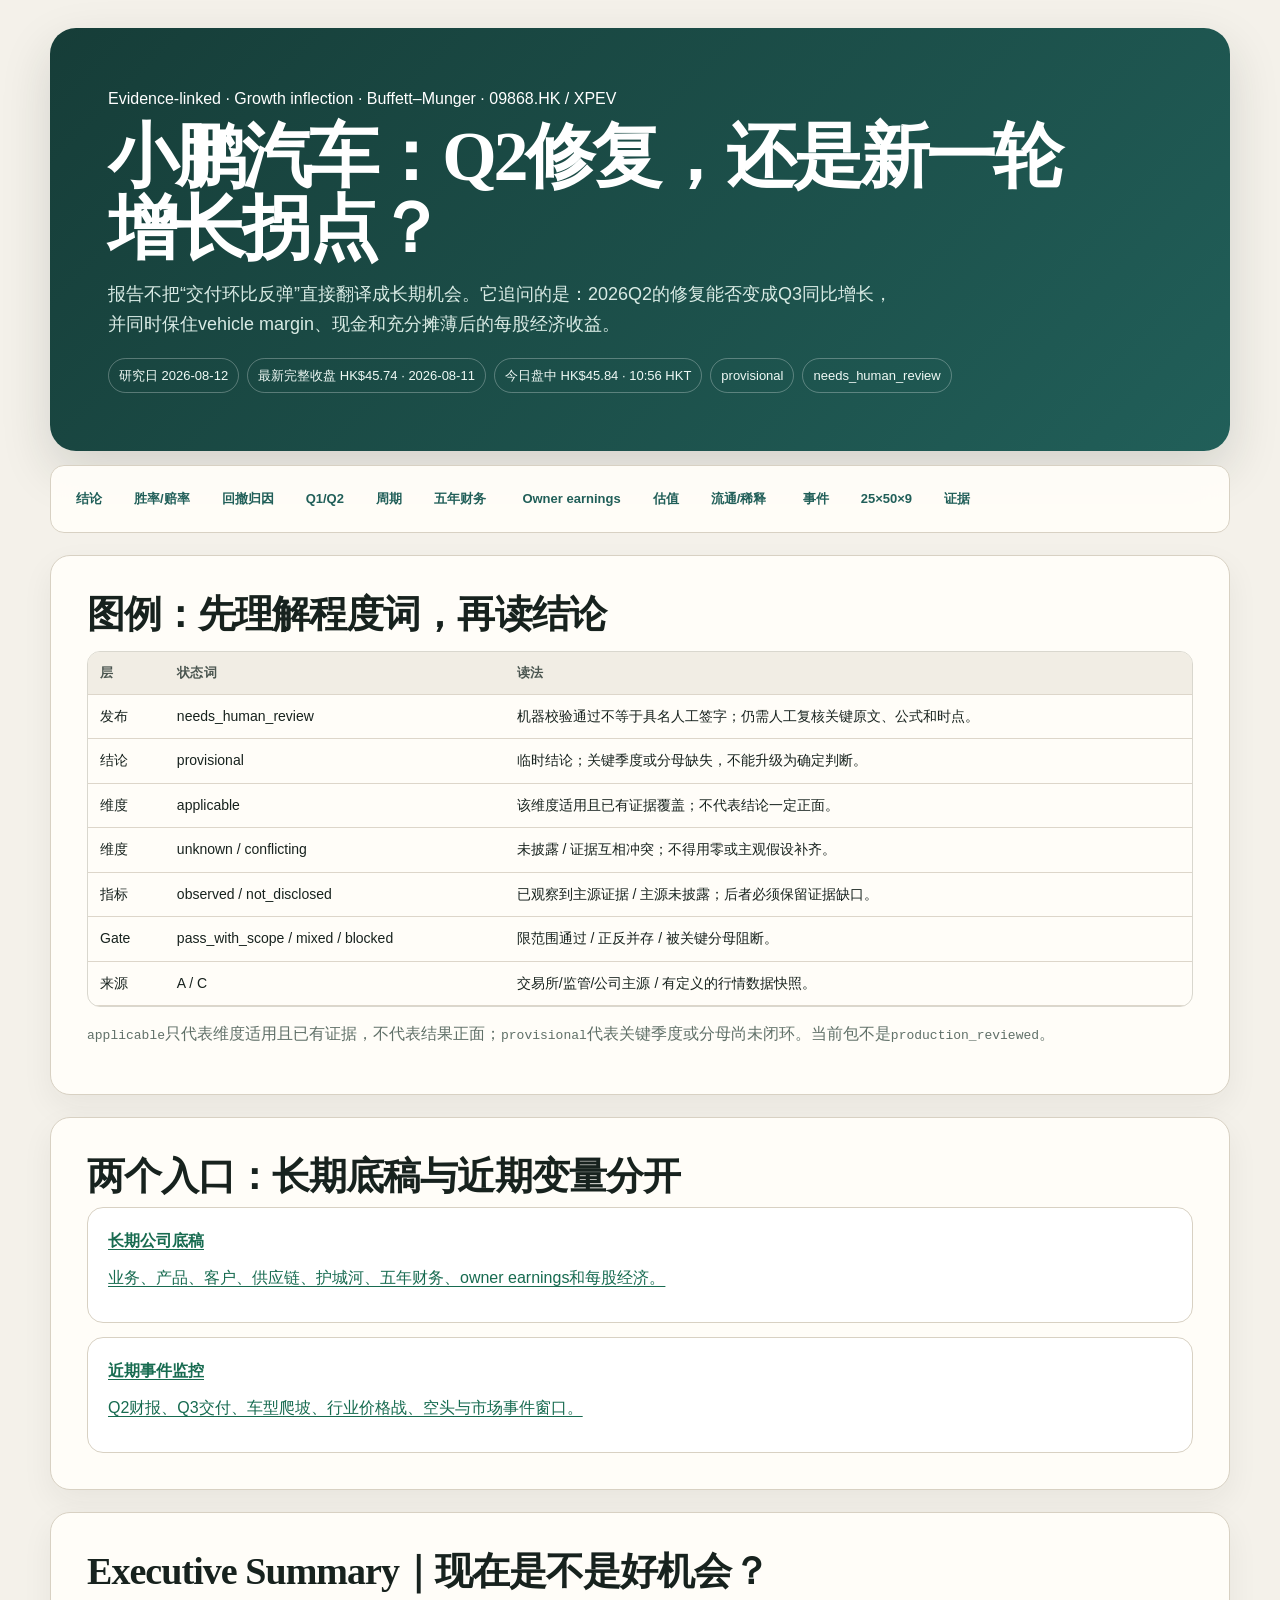
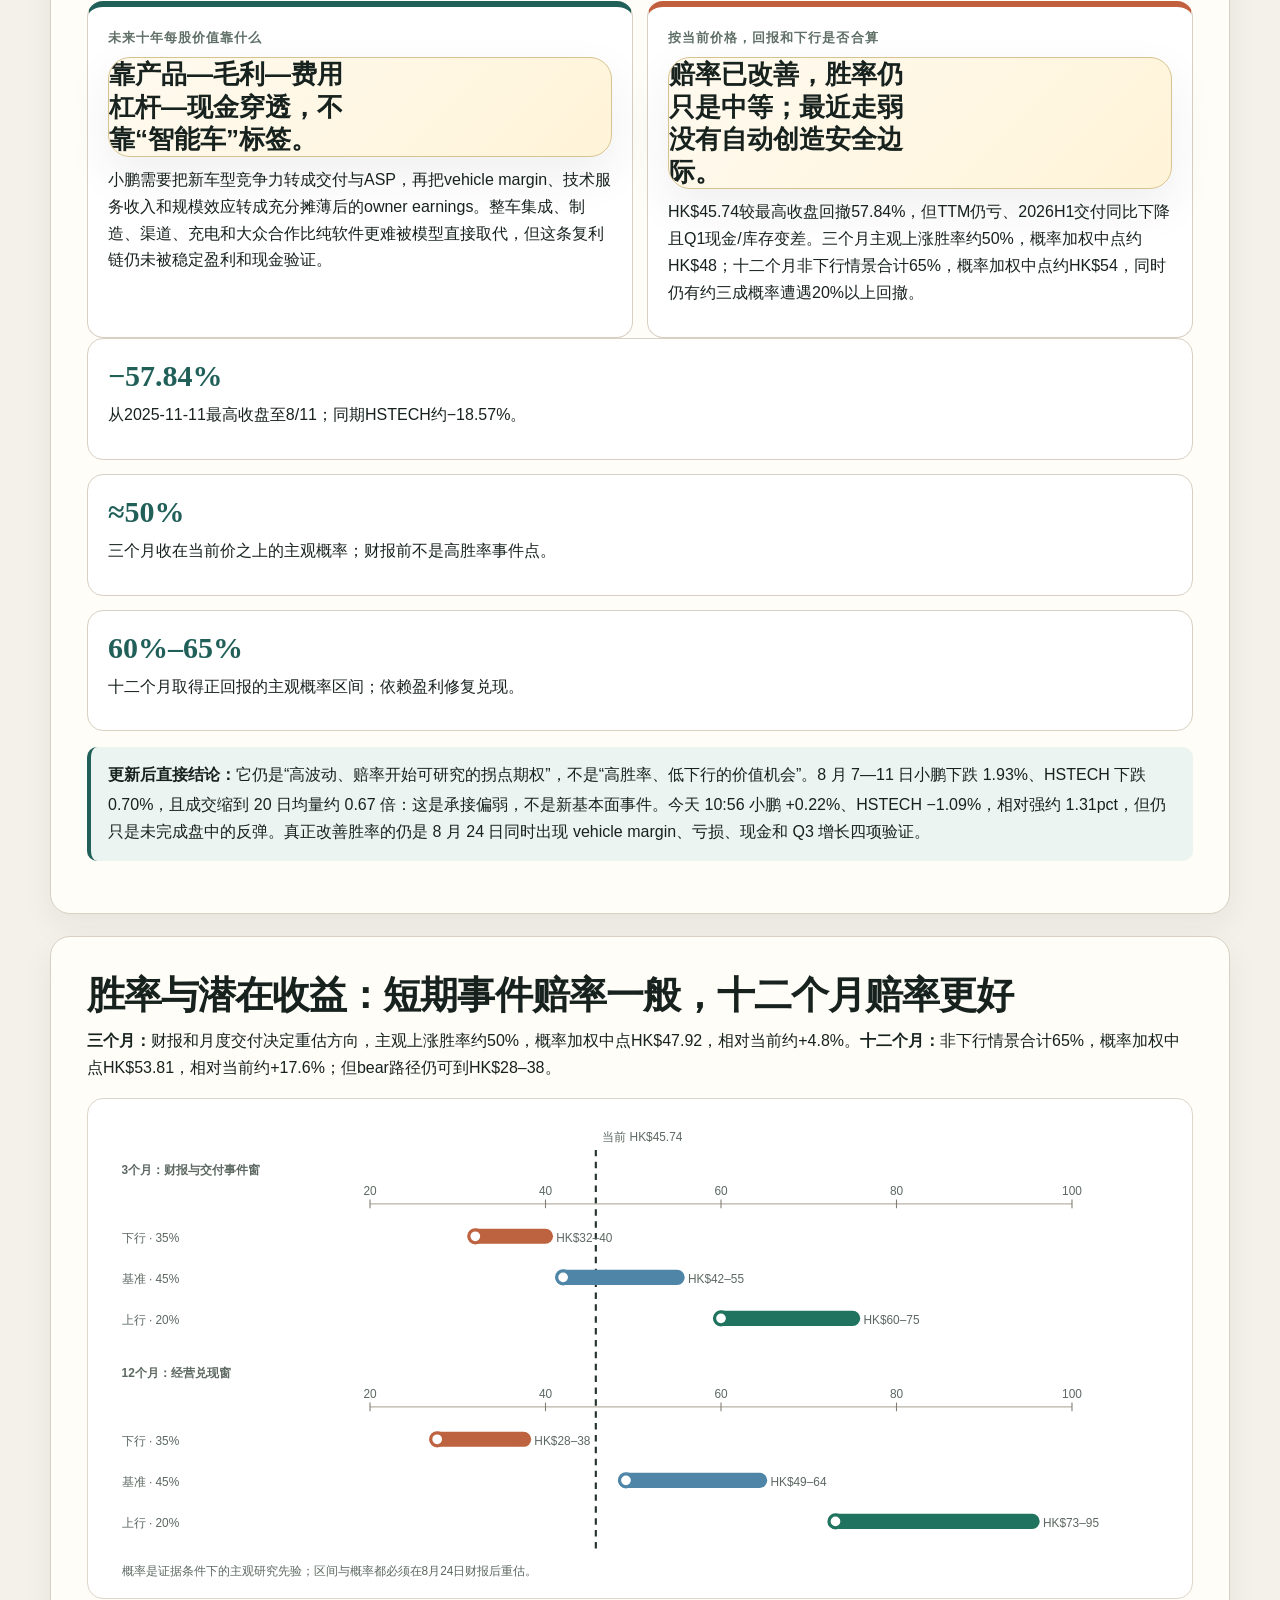
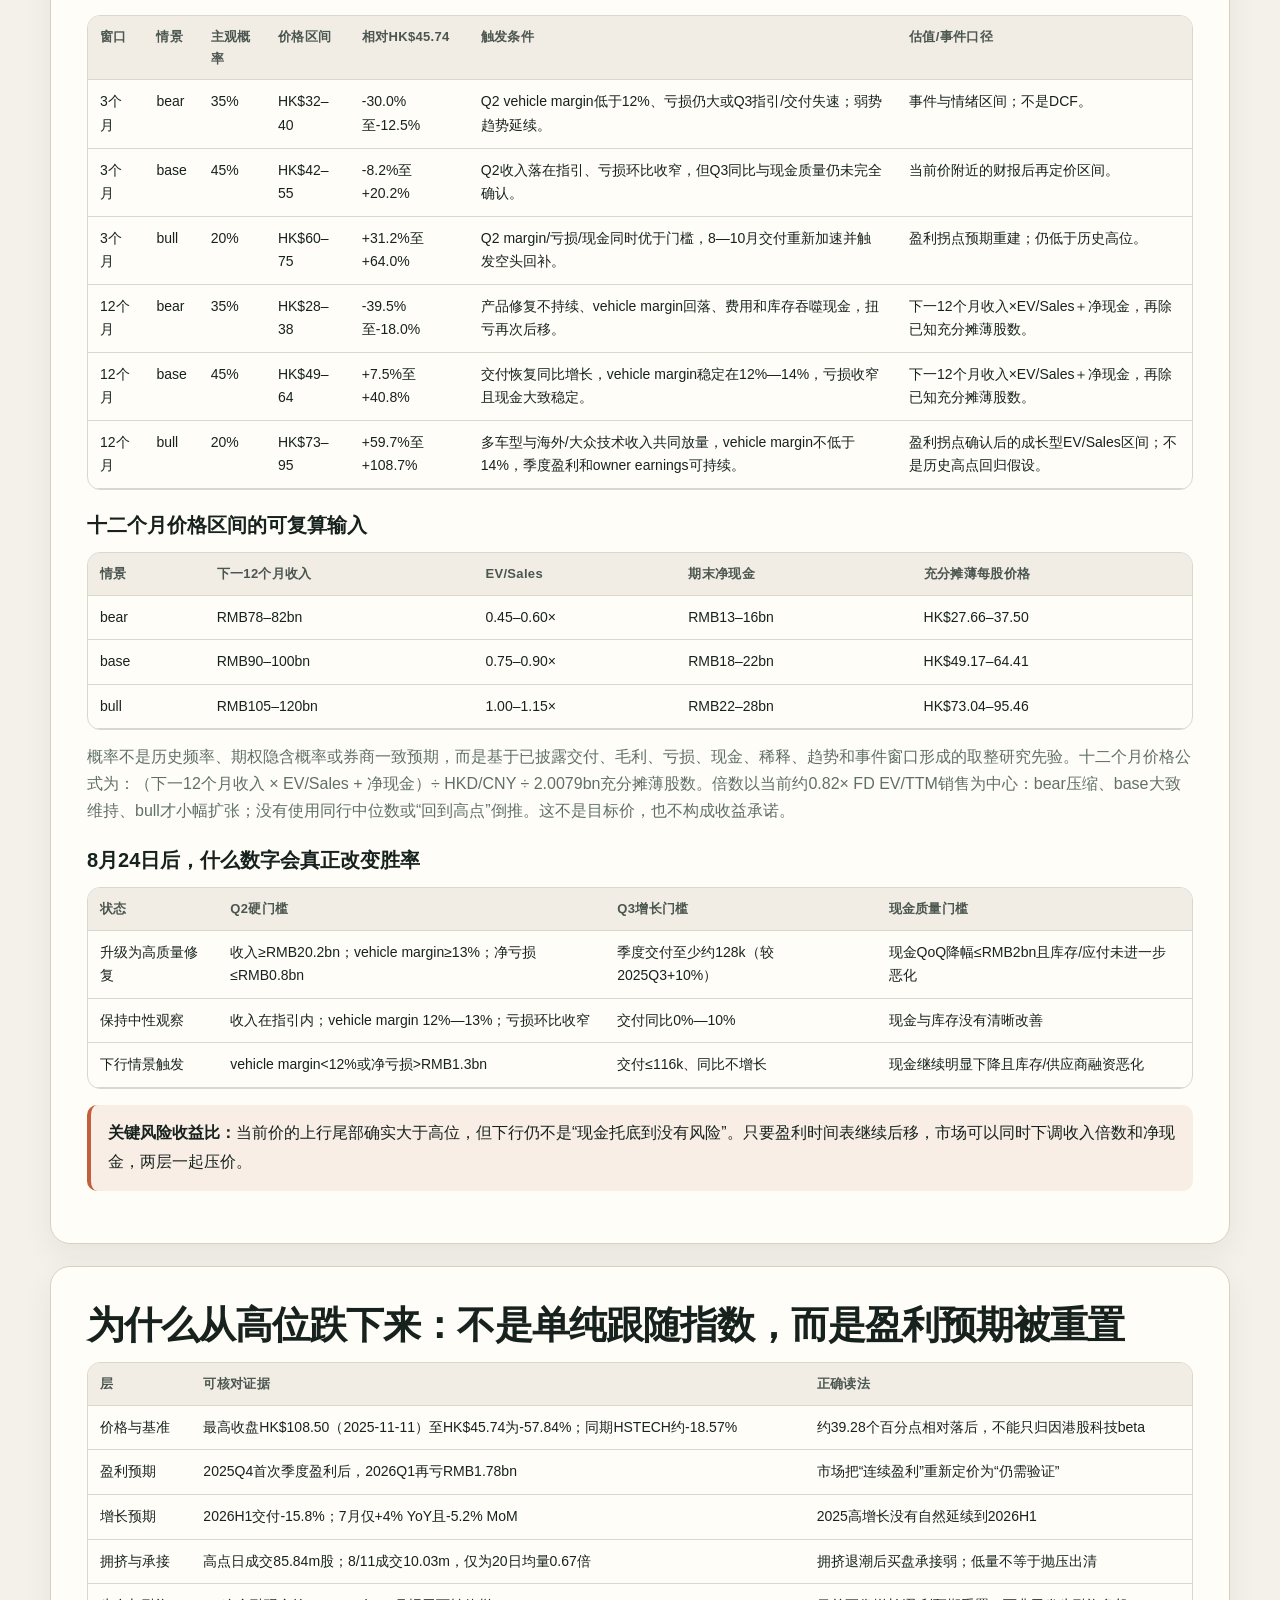
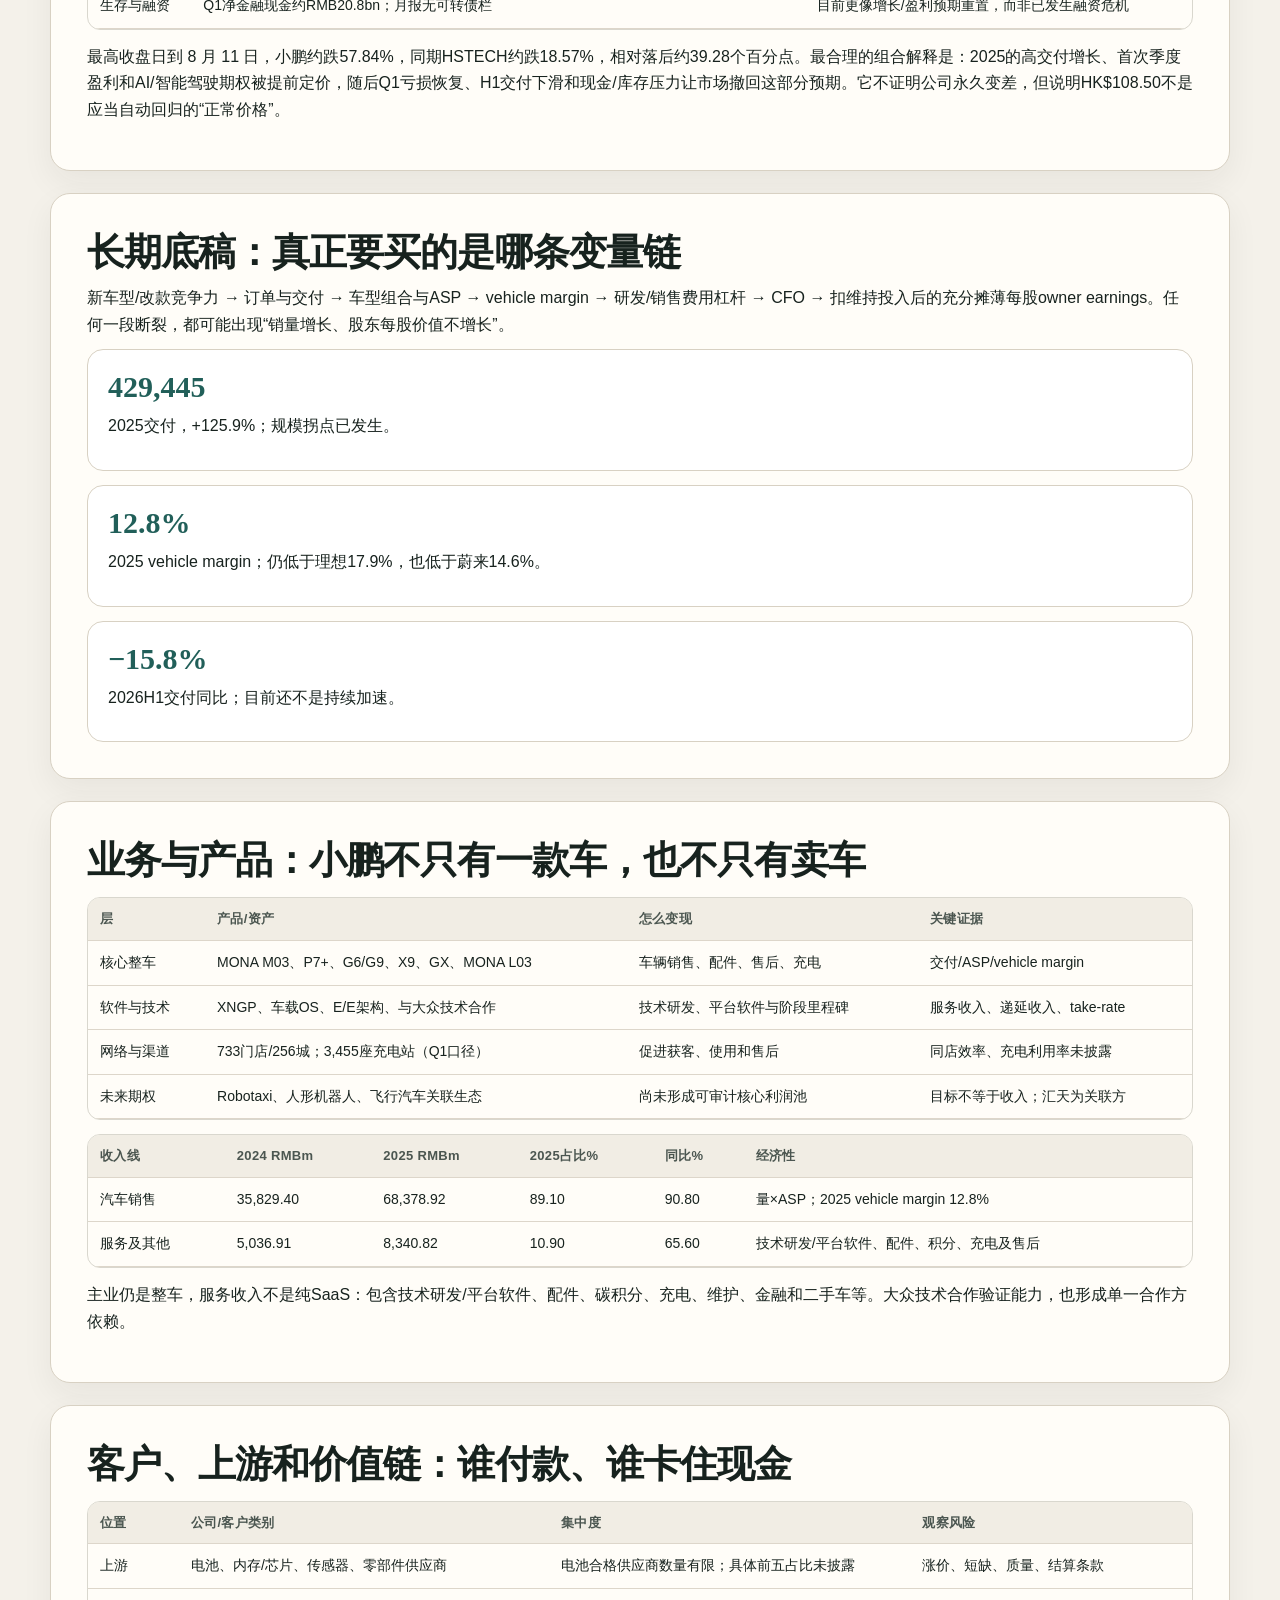
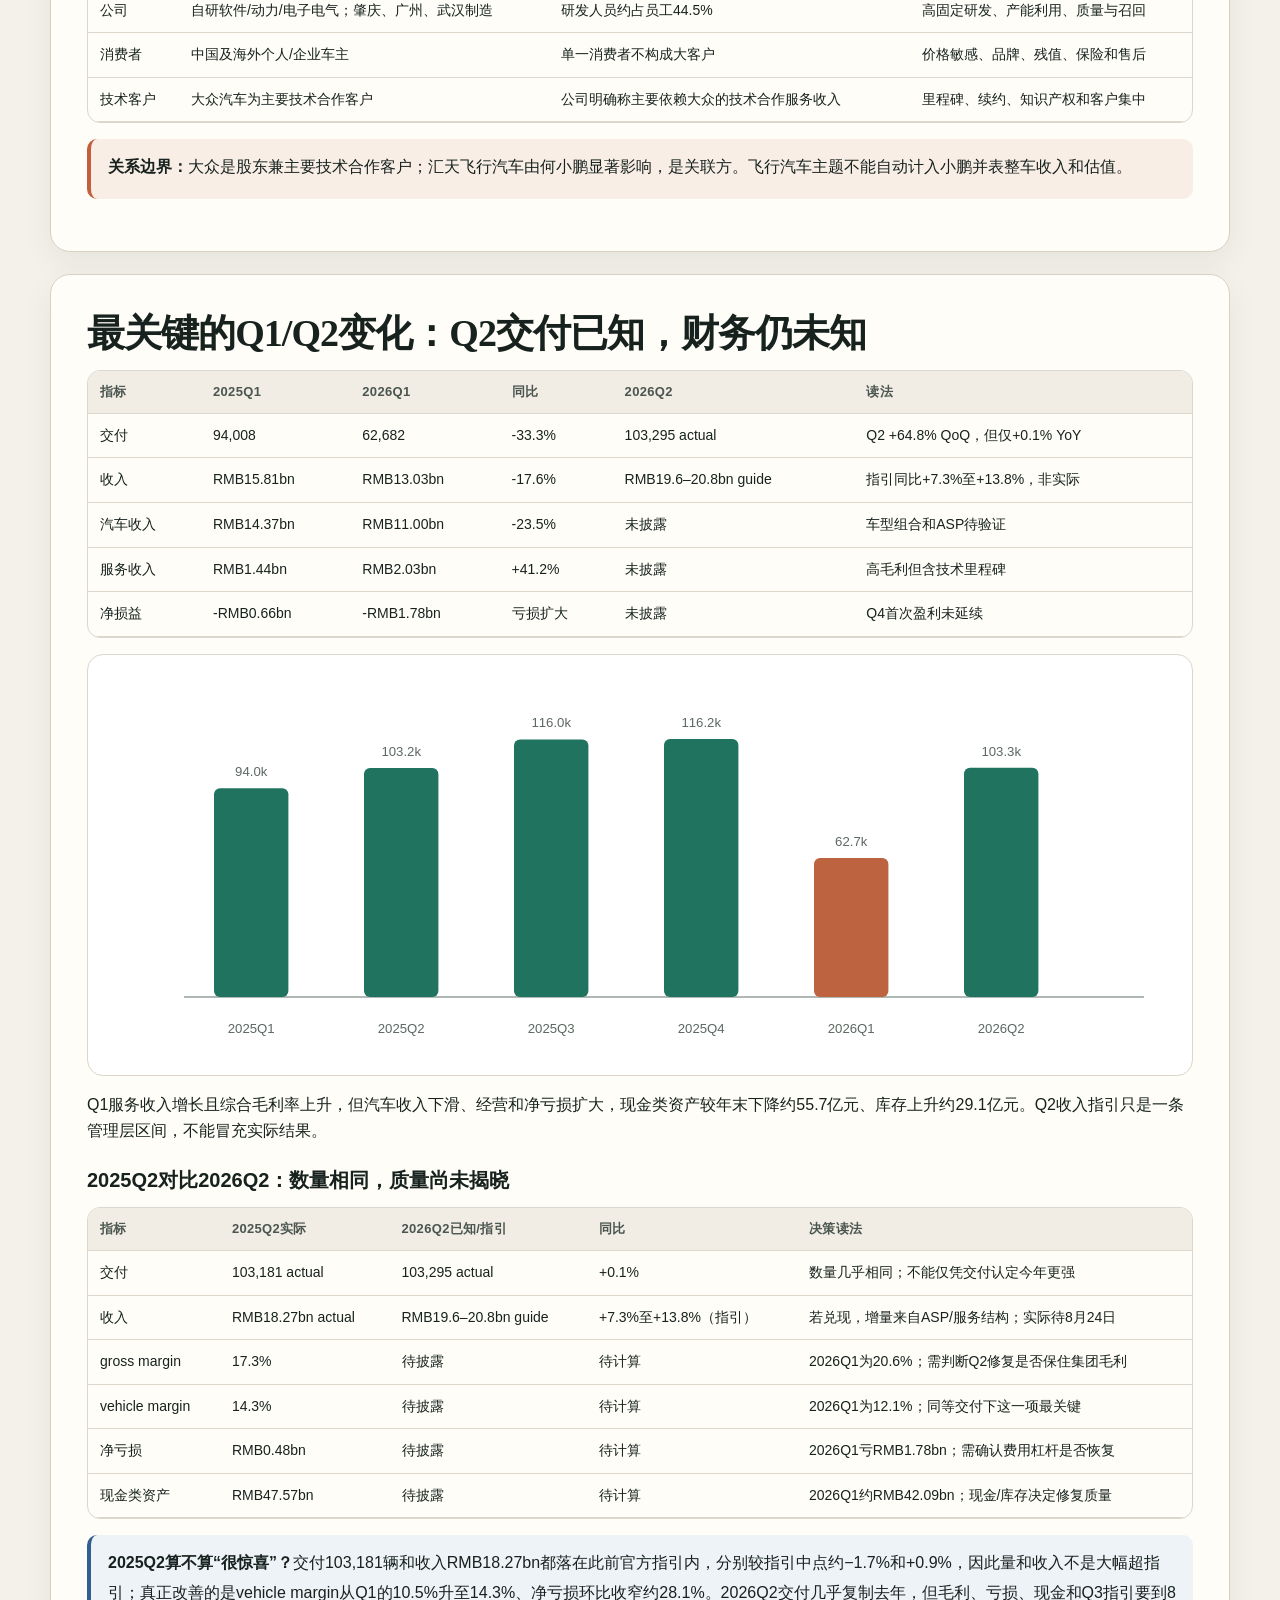
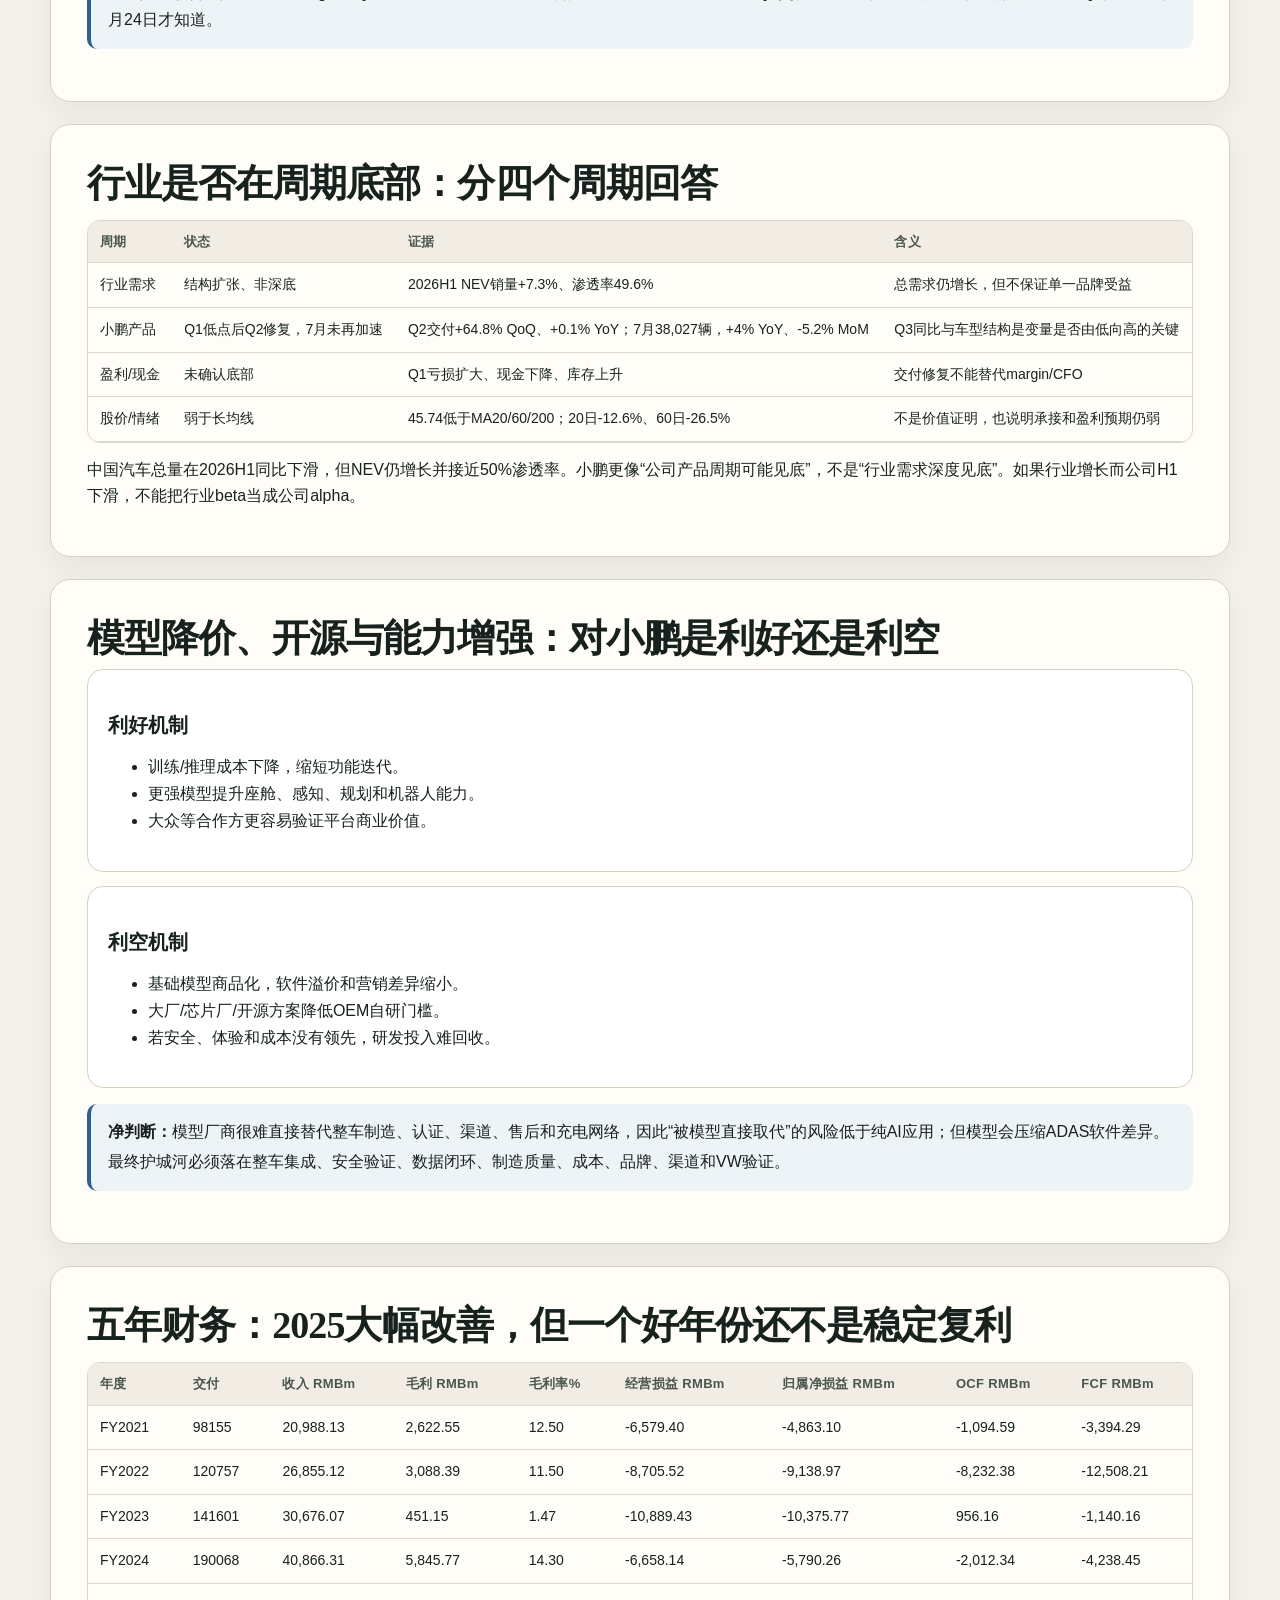
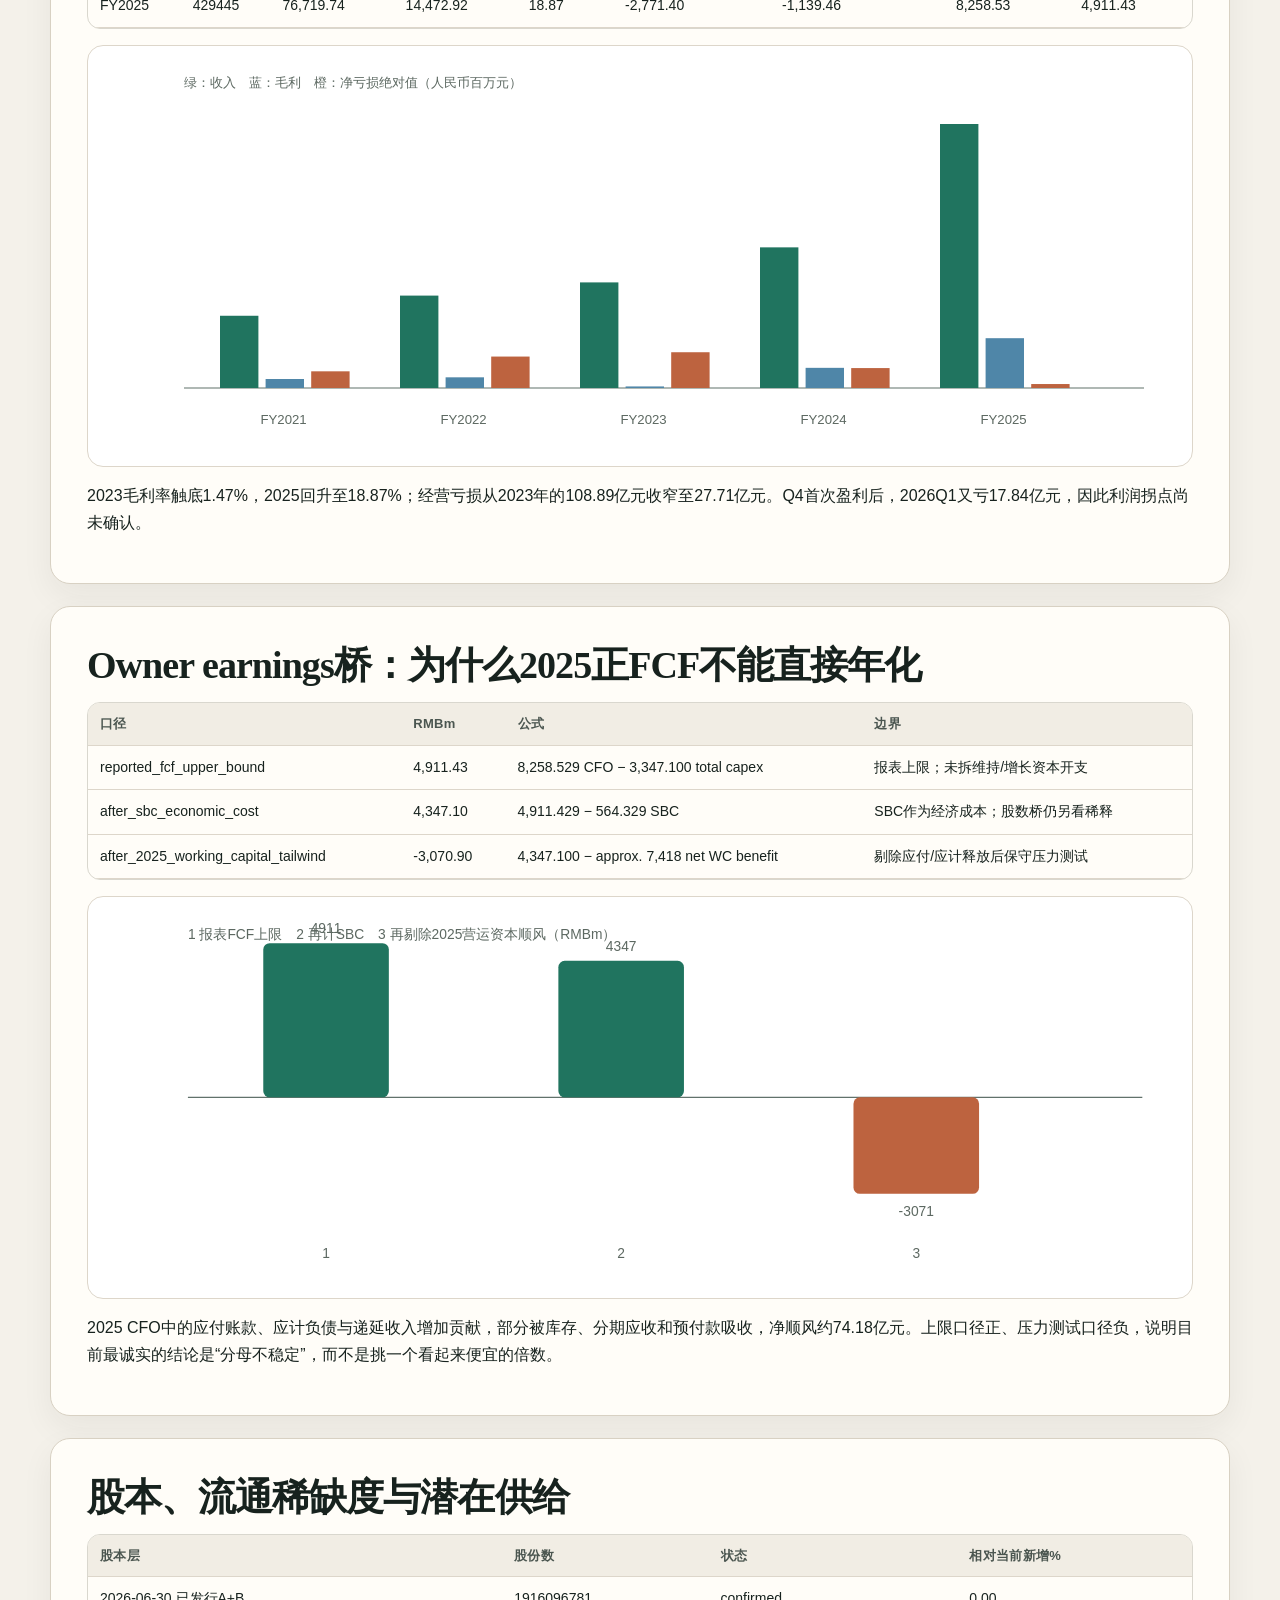
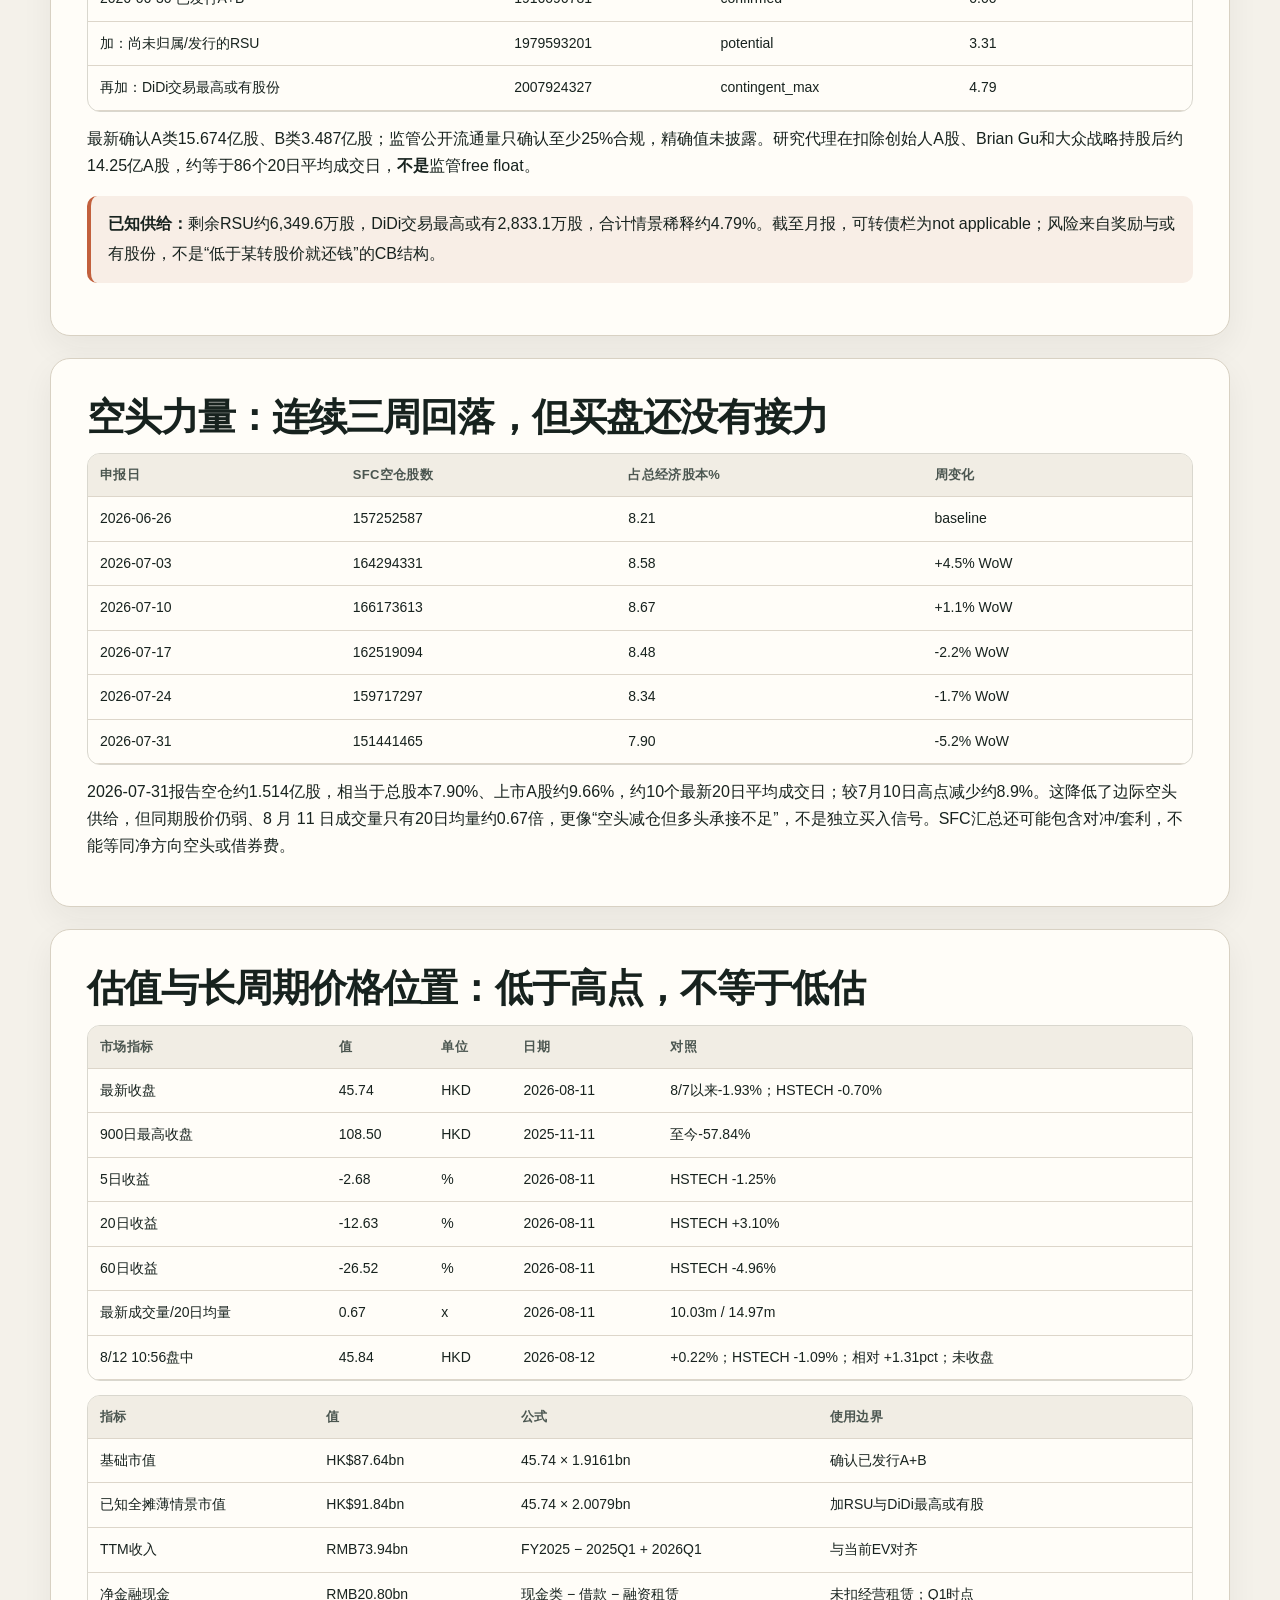
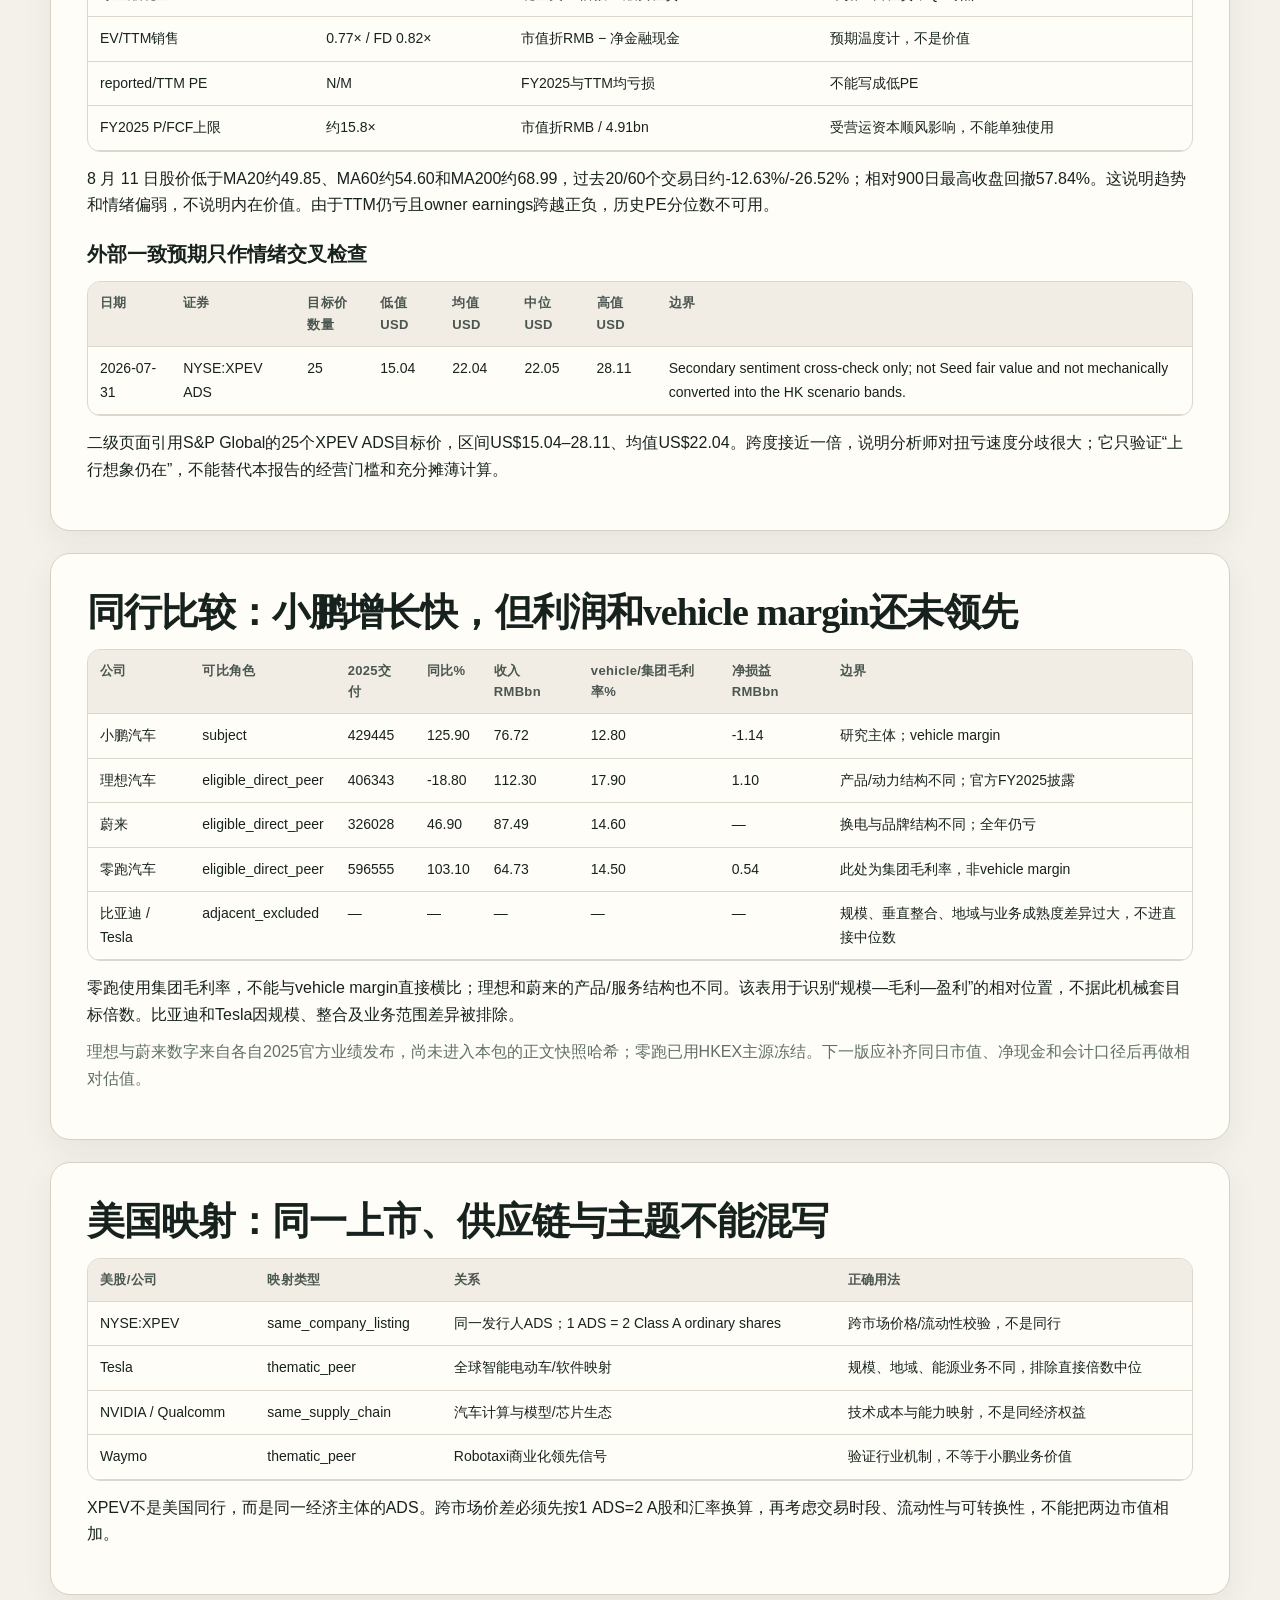
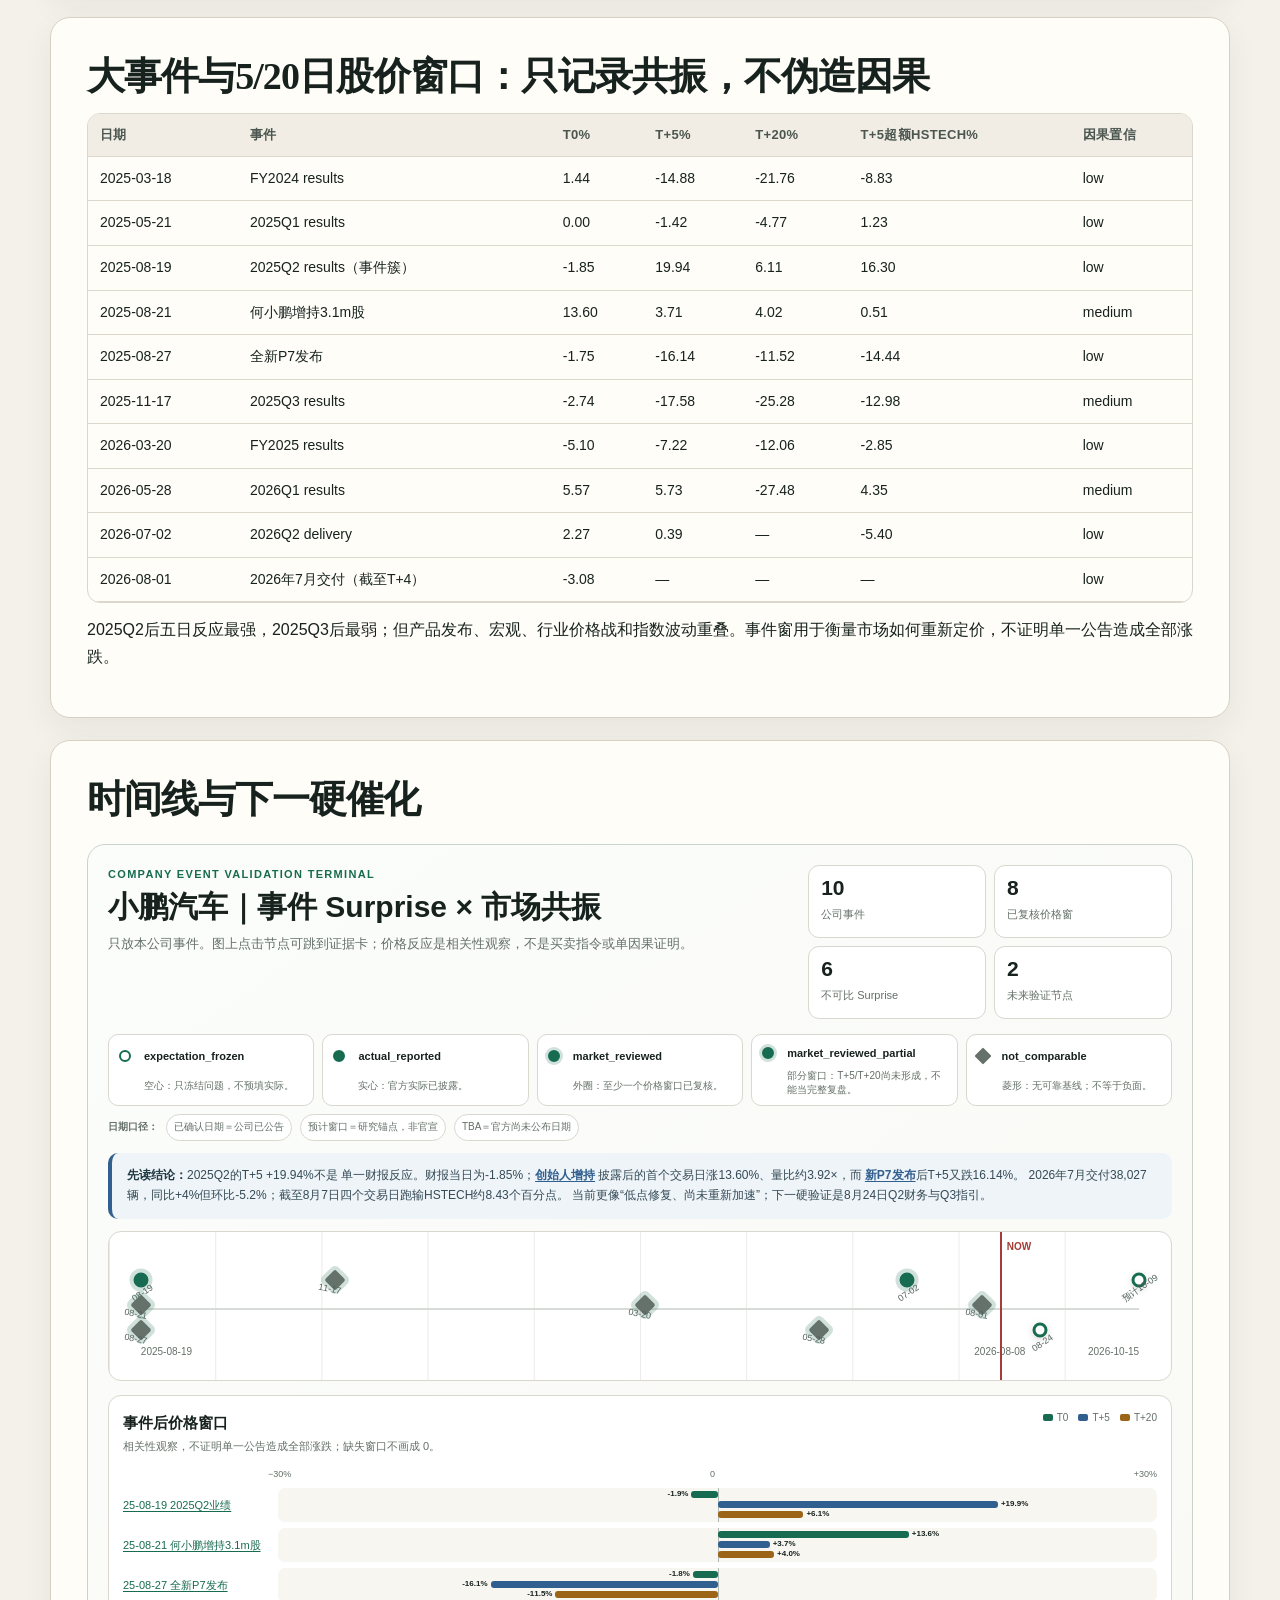
<file: docs/xpeng-09868-hk/report.html>
<!doctype html>
<html lang="zh-CN">
<head>
  <meta charset="utf-8">
  <meta name="viewport" content="width=device-width, initial-scale=1">
  <meta name="color-scheme" content="light">
  <meta name="description" content="小鹏汽车09868.HK/XPEV基本面、增长变量、周期、owner earnings、估值、流通盘、空头和事件研究。">
  <title>小鹏汽车｜增长变量与巴菲特—芒格研究</title>
  <link rel="stylesheet" href="../company-report-theme.css">
  <style>
    :root { --brand:#215f59; --accent:#c2603d; }
    *,*::before,*::after { box-sizing:border-box; }
    html,body { max-width:100%; overflow-x:hidden; }
    body { background:#f4f1ea; color:#17221e; }
    main { width:min(1180px,calc(100% - 32px)); margin:auto; padding:28px 0 72px; }
    .hero { padding:clamp(24px,5vw,58px); border-radius:26px; background:linear-gradient(135deg,#163d38,#215f59); color:#fff; box-shadow:0 20px 50px rgba(24,42,36,.15); }
    .hero h1 { margin:8px 0 14px; font:800 clamp(38px,6vw,70px)/1.03 Georgia,"Songti SC",serif; }
    .hero p { max-width:80ch; color:#d9ebe5; font-size:18px; }
    .meta { display:flex; flex-wrap:wrap; gap:8px; margin-top:18px; }
    .chip { padding:6px 10px; border:1px solid rgba(255,255,255,.28); border-radius:999px; color:#eff9f5; font-size:13px; }
    nav { position:sticky; top:0; z-index:5; margin:14px 0 0; padding:10px 14px; border:1px solid #d8d1c3; border-radius:14px; background:rgba(255,253,248,.95); backdrop-filter:blur(12px); }
    nav a { display:inline-block; margin:4px 10px 4px 0; color:#215f59; font-weight:700; text-decoration:none; }
    section { margin-top:22px; padding:clamp(20px,4vw,36px); border:1px solid #d8d1c3; border-radius:20px; background:#fffdf8; box-shadow:0 12px 32px rgba(34,42,37,.06); scroll-margin-top:74px; }
    h2 { margin:0 0 12px; font:750 clamp(25px,4vw,38px)/1.16 Georgia,"Songti SC",serif; }
    h3 { margin:22px 0 8px; }
    .two,.three,.doors { display:grid; gap:14px; grid-template-columns:repeat(2,minmax(0,1fr)); }
    .three { grid-template-columns:repeat(3,minmax(0,1fr)); }
    .card,.answer { padding:20px; border:1px solid #d8d1c3; border-radius:16px; background:#fff; }
    .answer { border-top:6px solid #c2603d; }
    .answer.good { border-top-color:#215f59; }
    .verdict { margin:8px 0; font-size:26px; line-height:1.25; font-weight:850; }
    .metric { font:800 30px/1.1 Georgia,serif; color:#215f59; }
    .muted,small { color:#607068; }
    .callout { margin:16px 0; padding:15px 17px; border-left:4px solid #c2603d; border-radius:10px; background:#f8eee6; }
    .callout.green { border-left-color:#215f59; background:#ebf4f0; }
    .callout.blue { border-left-color:#315f8f; background:#edf3f7; }
    .table-wrap { overflow-x:auto; margin:14px 0; }
    table { width:100%; border-collapse:collapse; min-width:720px; }
    th,td { padding:10px 12px; border-bottom:1px solid #ddd6ca; text-align:left; vertical-align:top; }
    th { background:#f1ede4; font-size:13px; }
    code { overflow-wrap:anywhere; }
    .chart { margin:16px 0; padding:12px; border:1px solid #ddd6ca; border-radius:16px; background:#fff; }
    .chart-scroll-note { display:none; margin:4px 0 -8px; color:#607068; font-size:12px; text-align:right; }
    svg { width:100%; height:auto; overflow:visible; font:12px -apple-system,BlinkMacSystemFont,"PingFang SC",sans-serif; }
    details { margin:9px 0; padding:12px 14px; border:1px solid #ddd6ca; border-radius:12px; background:#fff; }
    summary { cursor:pointer; font-weight:750; }
    .q { color:#607068; font-size:13px; font-weight:800; letter-spacing:.08em; }
    .status { color:#9b4c31; font-weight:800; }
    @media(max-width:800px) {
      main { width:min(calc(100% - 20px),1180px); }
      .two,.three,.doors { grid-template-columns:1fr; }
      .hero { border-radius:18px; }
      .hero h1 { font-size:34px; }
      .hero p { font-size:16px; }
      section { padding:18px; }
      nav { position:static; }
      .chart-scroll-note { display:block; }
      .scenario-chart { overflow-x:auto; -webkit-overflow-scrolling:touch; }
      .scenario-chart svg { width:680px; max-width:none; }
    }
  </style>
</head>
<body data-template="company-research-publication-v1" data-stale-after="2026-08-31">
<!-- template-parity: viewport-qa-required -->
<main id="main-content">
  <header class="hero" id="home">
    <div>Evidence-linked · Growth inflection · Buffett–Munger · 09868.HK / XPEV</div>
    <h1>小鹏汽车：Q2修复，还是新一轮增长拐点？</h1>
    <p>报告不把“交付环比反弹”直接翻译成长期机会。它追问的是：2026Q2的修复能否变成Q3同比增长，并同时保住vehicle margin、现金和充分摊薄后的每股经济收益。</p>
    <div class="meta"><span class="chip">研究日 2026-08-12</span><span class="chip">最新完整收盘 HK$45.74 · 2026-08-11</span><span class="chip">今日盘中 HK$45.84 · 10:56 HKT</span><span class="chip">provisional</span><span class="chip">needs_human_review</span></div>
  </header>

  <nav aria-label="报告导航">
    <a href="#summary">结论</a><a href="#risk-reward">胜率/赔率</a><a href="#drawdown">回撤归因</a><a href="#quarter">Q1/Q2</a><a href="#cycle">周期</a><a href="#financials">五年财务</a>
    <a href="#owner-earnings">Owner earnings</a><a href="#market-pricing">估值</a><a href="#capital">流通/稀释</a>
    <a href="#event-monitor">事件</a><a href="#dimensions">25×50×9</a><a href="#evidence">证据</a>
  </nav>

  <section id="status-legend">
    <h2>图例：先理解程度词，再读结论</h2>
    <div class="table-wrap"><table><thead><tr><th>层</th><th>状态词</th><th>读法</th></tr></thead><tbody><tr><td>发布</td><td>needs_human_review</td><td>机器校验通过不等于具名人工签字；仍需人工复核关键原文、公式和时点。</td></tr><tr><td>结论</td><td>provisional</td><td>临时结论；关键季度或分母缺失，不能升级为确定判断。</td></tr><tr><td>维度</td><td>applicable</td><td>该维度适用且已有证据覆盖；不代表结论一定正面。</td></tr><tr><td>维度</td><td>unknown / conflicting</td><td>未披露 / 证据互相冲突；不得用零或主观假设补齐。</td></tr><tr><td>指标</td><td>observed / not_disclosed</td><td>已观察到主源证据 / 主源未披露；后者必须保留证据缺口。</td></tr><tr><td>Gate</td><td>pass_with_scope / mixed / blocked</td><td>限范围通过 / 正反并存 / 被关键分母阻断。</td></tr><tr><td>来源</td><td>A / C</td><td>交易所/监管/公司主源 / 有定义的行情数据快照。</td></tr></tbody></table></div>
    <p class="muted"><code>applicable</code>只代表维度适用且已有证据，不代表结果正面；<code>provisional</code>代表关键季度或分母尚未闭环。当前包不是<code>production_reviewed</code>。</p>
  </section>

  <section id="report-doors">
    <h2>两个入口：长期底稿与近期变量分开</h2>
    <div class="doors">
      <a class="card" href="#long-term"><strong>长期公司底稿</strong><p>业务、产品、客户、供应链、护城河、五年财务、owner earnings和每股经济。</p></a>
      <a class="card" href="#event-monitor"><strong>近期事件监控</strong><p>Q2财报、Q3交付、车型爬坡、行业价格战、空头与市场事件窗口。</p></a>
    </div>
  </section>

  <section id="summary">
    <h2>Executive Summary｜现在是不是好机会？</h2>
    <div class="two">
      <article class="answer good"><div class="q">未来十年每股价值靠什么</div><div class="verdict">靠产品—毛利—费用杠杆—现金穿透，不靠“智能车”标签。</div><p>小鹏需要把新车型竞争力转成交付与ASP，再把vehicle margin、技术服务收入和规模效应转成充分摊薄后的owner earnings。整车集成、制造、渠道、充电和大众合作比纯软件更难被模型直接取代，但这条复利链仍未被稳定盈利和现金验证。</p></article>
      <article class="answer"><div class="q">按当前价格，回报和下行是否合算</div><div class="verdict">赔率已改善，胜率仍只是中等；最近走弱没有自动创造安全边际。</div><p>HK$45.74较最高收盘回撤57.84%，但TTM仍亏、2026H1交付同比下降且Q1现金/库存变差。三个月主观上涨胜率约50%，概率加权中点约HK$48；十二个月非下行情景合计65%，概率加权中点约HK$54，同时仍有约三成概率遭遇20%以上回撤。</p></article>
    </div>
    <div class="three">
      <div class="card"><div class="metric">−57.84%</div><p>从2025-11-11最高收盘至8/11；同期HSTECH约−18.57%。</p></div>
      <div class="card"><div class="metric">≈50%</div><p>三个月收在当前价之上的主观概率；财报前不是高胜率事件点。</p></div>
      <div class="card"><div class="metric">60%–65%</div><p>十二个月取得正回报的主观概率区间；依赖盈利修复兑现。</p></div>
    </div>
    <div class="callout green"><strong>更新后直接结论：</strong>它仍是“高波动、赔率开始可研究的拐点期权”，不是“高胜率、低下行的价值机会”。8 月 7—11 日小鹏下跌 1.93%、HSTECH 下跌 0.70%，且成交缩到 20 日均量约 0.67 倍：这是承接偏弱，不是新基本面事件。今天 10:56 小鹏 +0.22%、HSTECH −1.09%，相对强约 1.31pct，但仍只是未完成盘中的反弹。真正改善胜率的仍是 8 月 24 日同时出现 vehicle margin、亏损、现金和 Q3 增长四项验证。</div>
  </section>

  <section id="risk-reward">
    <h2>胜率与潜在收益：短期事件赔率一般，十二个月赔率更好</h2>
    <p><strong>三个月：</strong>财报和月度交付决定重估方向，主观上涨胜率约50%，概率加权中点HK$47.92，相对当前约+4.8%。<strong>十二个月：</strong>非下行情景合计65%，概率加权中点HK$53.81，相对当前约+17.6%；但bear路径仍可到HK$28–38。</p>
    <p class="chart-scroll-note">手机端可左右滑动查看完整区间 →</p>
    <div class="chart scenario-chart"><svg viewBox="0 0 1000 440" role="img" aria-label="小鹏三个月与十二个月价格情景区间，当前价为45.74港元"><rect x="0" y="0" width="1000" height="440" fill="#fff"/><line x1="459.1" y1="36" x2="459.1" y2="410" stroke="#27342f" stroke-width="2" stroke-dasharray="6 5"/><text x="465.1" y="28" fill="#27342f">当前 HK$45.74</text><text x="20" y="58" font-size="18" font-weight="700" fill="#17221e">3个月：财报与交付事件窗</text><line x1="250.0" y1="86" x2="900.0" y2="86" stroke="#b9b2a6"/><line x1="250.0" y1="82" x2="250.0" y2="90" stroke="#837d73"/><text x="250.0" y="78" text-anchor="middle" fill="#607068">20</text><line x1="412.5" y1="82" x2="412.5" y2="90" stroke="#837d73"/><text x="412.5" y="78" text-anchor="middle" fill="#607068">40</text><line x1="575.0" y1="82" x2="575.0" y2="90" stroke="#837d73"/><text x="575.0" y="78" text-anchor="middle" fill="#607068">60</text><line x1="737.5" y1="82" x2="737.5" y2="90" stroke="#837d73"/><text x="737.5" y="78" text-anchor="middle" fill="#607068">80</text><line x1="900.0" y1="82" x2="900.0" y2="90" stroke="#837d73"/><text x="900.0" y="78" text-anchor="middle" fill="#607068">100</text><text x="20" y="121" fill="#17221e">下行 · 35%</text><line x1="347.5" y1="116" x2="412.5" y2="116" stroke="#bd633f" stroke-width="14" stroke-linecap="round"/><circle cx="347.5" cy="116" r="6" fill="#fff" stroke="#bd633f" stroke-width="3"/><circle cx="412.5" cy="116" r="6" fill="#bd633f"/><text x="422.5" y="121" fill="#17221e">HK$32–40</text><text x="20" y="159" fill="#17221e">基准 · 45%</text><line x1="428.8" y1="154" x2="534.4" y2="154" stroke="#4f86a8" stroke-width="14" stroke-linecap="round"/><circle cx="428.8" cy="154" r="6" fill="#fff" stroke="#4f86a8" stroke-width="3"/><circle cx="534.4" cy="154" r="6" fill="#4f86a8"/><text x="544.4" y="159" fill="#17221e">HK$42–55</text><text x="20" y="197" fill="#17221e">上行 · 20%</text><line x1="575.0" y1="192" x2="696.9" y2="192" stroke="#20745f" stroke-width="14" stroke-linecap="round"/><circle cx="575.0" cy="192" r="6" fill="#fff" stroke="#20745f" stroke-width="3"/><circle cx="696.9" cy="192" r="6" fill="#20745f"/><text x="706.9" y="197" fill="#17221e">HK$60–75</text><text x="20" y="246" font-size="18" font-weight="700" fill="#17221e">12个月：经营兑现窗</text><line x1="250.0" y1="274" x2="900.0" y2="274" stroke="#b9b2a6"/><line x1="250.0" y1="270" x2="250.0" y2="278" stroke="#837d73"/><text x="250.0" y="266" text-anchor="middle" fill="#607068">20</text><line x1="412.5" y1="270" x2="412.5" y2="278" stroke="#837d73"/><text x="412.5" y="266" text-anchor="middle" fill="#607068">40</text><line x1="575.0" y1="270" x2="575.0" y2="278" stroke="#837d73"/><text x="575.0" y="266" text-anchor="middle" fill="#607068">60</text><line x1="737.5" y1="270" x2="737.5" y2="278" stroke="#837d73"/><text x="737.5" y="266" text-anchor="middle" fill="#607068">80</text><line x1="900.0" y1="270" x2="900.0" y2="278" stroke="#837d73"/><text x="900.0" y="266" text-anchor="middle" fill="#607068">100</text><text x="20" y="309" fill="#17221e">下行 · 35%</text><line x1="312.2" y1="304" x2="392.2" y2="304" stroke="#bd633f" stroke-width="14" stroke-linecap="round"/><circle cx="312.2" cy="304" r="6" fill="#fff" stroke="#bd633f" stroke-width="3"/><circle cx="392.2" cy="304" r="6" fill="#bd633f"/><text x="402.2" y="309" fill="#17221e">HK$28–38</text><text x="20" y="347" fill="#17221e">基准 · 45%</text><line x1="487.0" y1="342" x2="610.8" y2="342" stroke="#4f86a8" stroke-width="14" stroke-linecap="round"/><circle cx="487.0" cy="342" r="6" fill="#fff" stroke="#4f86a8" stroke-width="3"/><circle cx="610.8" cy="342" r="6" fill="#4f86a8"/><text x="620.8" y="347" fill="#17221e">HK$49–64</text><text x="20" y="385" fill="#17221e">上行 · 20%</text><line x1="681.0" y1="380" x2="863.1" y2="380" stroke="#20745f" stroke-width="14" stroke-linecap="round"/><circle cx="681.0" cy="380" r="6" fill="#fff" stroke="#20745f" stroke-width="3"/><circle cx="863.1" cy="380" r="6" fill="#20745f"/><text x="873.1" y="385" fill="#17221e">HK$73–95</text><text x="20" y="430" fill="#607068">概率是证据条件下的主观研究先验；区间与概率都必须在8月24日财报后重估。</text></svg></div>
    <div class="table-wrap"><table><thead><tr><th>窗口</th><th>情景</th><th>主观概率</th><th>价格区间</th><th>相对HK$45.74</th><th>触发条件</th><th>估值/事件口径</th></tr></thead><tbody><tr><td>3个月</td><td>bear</td><td>35%</td><td>HK$32–40</td><td>-30.0%至-12.5%</td><td>Q2 vehicle margin低于12%、亏损仍大或Q3指引/交付失速；弱势趋势延续。</td><td>事件与情绪区间；不是DCF。</td></tr><tr><td>3个月</td><td>base</td><td>45%</td><td>HK$42–55</td><td>-8.2%至+20.2%</td><td>Q2收入落在指引、亏损环比收窄，但Q3同比与现金质量仍未完全确认。</td><td>当前价附近的财报后再定价区间。</td></tr><tr><td>3个月</td><td>bull</td><td>20%</td><td>HK$60–75</td><td>+31.2%至+64.0%</td><td>Q2 margin/亏损/现金同时优于门槛，8—10月交付重新加速并触发空头回补。</td><td>盈利拐点预期重建；仍低于历史高位。</td></tr><tr><td>12个月</td><td>bear</td><td>35%</td><td>HK$28–38</td><td>-39.5%至-18.0%</td><td>产品修复不持续、vehicle margin回落、费用和库存吞噬现金，扭亏再次后移。</td><td>下一12个月收入×EV/Sales＋净现金，再除已知充分摊薄股数。</td></tr><tr><td>12个月</td><td>base</td><td>45%</td><td>HK$49–64</td><td>+7.5%至+40.8%</td><td>交付恢复同比增长，vehicle margin稳定在12%—14%，亏损收窄且现金大致稳定。</td><td>下一12个月收入×EV/Sales＋净现金，再除已知充分摊薄股数。</td></tr><tr><td>12个月</td><td>bull</td><td>20%</td><td>HK$73–95</td><td>+59.7%至+108.7%</td><td>多车型与海外/大众技术收入共同放量，vehicle margin不低于14%，季度盈利和owner earnings可持续。</td><td>盈利拐点确认后的成长型EV/Sales区间；不是历史高点回归假设。</td></tr></tbody></table></div>
    <h3>十二个月价格区间的可复算输入</h3>
    <div class="table-wrap"><table><thead><tr><th>情景</th><th>下一12个月收入</th><th>EV/Sales</th><th>期末净现金</th><th>充分摊薄每股价格</th></tr></thead><tbody><tr><td>bear</td><td>RMB78–82bn</td><td>0.45–0.60×</td><td>RMB13–16bn</td><td>HK$27.66–37.50</td></tr><tr><td>base</td><td>RMB90–100bn</td><td>0.75–0.90×</td><td>RMB18–22bn</td><td>HK$49.17–64.41</td></tr><tr><td>bull</td><td>RMB105–120bn</td><td>1.00–1.15×</td><td>RMB22–28bn</td><td>HK$73.04–95.46</td></tr></tbody></table></div>
    <p class="muted">概率不是历史频率、期权隐含概率或券商一致预期，而是基于已披露交付、毛利、亏损、现金、稀释、趋势和事件窗口形成的取整研究先验。十二个月价格公式为：（下一12个月收入 × EV/Sales + 净现金）÷ HKD/CNY ÷ 2.0079bn充分摊薄股数。倍数以当前约0.82× FD EV/TTM销售为中心：bear压缩、base大致维持、bull才小幅扩张；没有使用同行中位数或“回到高点”倒推。这不是目标价，也不构成收益承诺。</p>
    <h3>8月24日后，什么数字会真正改变胜率</h3>
    <div class="table-wrap"><table><thead><tr><th>状态</th><th>Q2硬门槛</th><th>Q3增长门槛</th><th>现金质量门槛</th></tr></thead><tbody><tr><td>升级为高质量修复</td><td>收入≥RMB20.2bn；vehicle margin≥13%；净亏损≤RMB0.8bn</td><td>季度交付至少约128k（较2025Q3+10%）</td><td>现金QoQ降幅≤RMB2bn且库存/应付未进一步恶化</td></tr><tr><td>保持中性观察</td><td>收入在指引内；vehicle margin 12%—13%；亏损环比收窄</td><td>交付同比0%—10%</td><td>现金与库存没有清晰改善</td></tr><tr><td>下行情景触发</td><td>vehicle margin&lt;12%或净亏损&gt;RMB1.3bn</td><td>交付≤116k、同比不增长</td><td>现金继续明显下降且库存/供应商融资恶化</td></tr></tbody></table></div>
    <div class="callout"><strong>关键风险收益比：</strong>当前价的上行尾部确实大于高位，但下行仍不是“现金托底到没有风险”。只要盈利时间表继续后移，市场可以同时下调收入倍数和净现金，两层一起压价。</div>
  </section>

  <section id="drawdown">
    <h2>为什么从高位跌下来：不是单纯跟随指数，而是盈利预期被重置</h2>
    <div class="table-wrap"><table><thead><tr><th>层</th><th>可核对证据</th><th>正确读法</th></tr></thead><tbody><tr><td>价格与基准</td><td>最高收盘HK$108.50（2025-11-11）至HK$45.74为-57.84%；同期HSTECH约-18.57%</td><td>约39.28个百分点相对落后，不能只归因港股科技beta</td></tr><tr><td>盈利预期</td><td>2025Q4首次季度盈利后，2026Q1再亏RMB1.78bn</td><td>市场把“连续盈利”重新定价为“仍需验证”</td></tr><tr><td>增长预期</td><td>2026H1交付-15.8%；7月仅+4% YoY且-5.2% MoM</td><td>2025高增长没有自然延续到2026H1</td></tr><tr><td>拥挤与承接</td><td>高点日成交85.84m股；8/11成交10.03m，仅为20日均量0.67倍</td><td>拥挤退潮后买盘承接弱；低量不等于抛压出清</td></tr><tr><td>生存与融资</td><td>Q1净金融现金约RMB20.8bn；月报无可转债栏</td><td>目前更像增长/盈利预期重置，而非已发生融资危机</td></tr></tbody></table></div>
    <p>最高收盘日到 8 月 11 日，小鹏约跌57.84%，同期HSTECH约跌18.57%，相对落后约39.28个百分点。最合理的组合解释是：2025的高交付增长、首次季度盈利和AI/智能驾驶期权被提前定价，随后Q1亏损恢复、H1交付下滑和现金/库存压力让市场撤回这部分预期。它不证明公司永久变差，但说明HK$108.50不是应当自动回归的“正常价格”。</p>
  </section>

  <section id="long-term">
    <h2>长期底稿：真正要买的是哪条变量链</h2>
    <p>新车型/改款竞争力 → 订单与交付 → 车型组合与ASP → vehicle margin → 研发/销售费用杠杆 → CFO → 扣维持投入后的充分摊薄每股owner earnings。任何一段断裂，都可能出现“销量增长、股东每股价值不增长”。</p>
    <div class="three">
      <div class="card"><div class="metric">429,445</div><p>2025交付，+125.9%；规模拐点已发生。</p></div>
      <div class="card"><div class="metric">12.8%</div><p>2025 vehicle margin；仍低于理想17.9%，也低于蔚来14.6%。</p></div>
      <div class="card"><div class="metric">−15.8%</div><p>2026H1交付同比；目前还不是持续加速。</p></div>
    </div>
  </section>

  <section id="business">
    <h2>业务与产品：小鹏不只有一款车，也不只有卖车</h2>
    <div class="table-wrap"><table><thead><tr><th>层</th><th>产品/资产</th><th>怎么变现</th><th>关键证据</th></tr></thead><tbody><tr><td>核心整车</td><td>MONA M03、P7+、G6/G9、X9、GX、MONA L03</td><td>车辆销售、配件、售后、充电</td><td>交付/ASP/vehicle margin</td></tr><tr><td>软件与技术</td><td>XNGP、车载OS、E/E架构、与大众技术合作</td><td>技术研发、平台软件与阶段里程碑</td><td>服务收入、递延收入、take-rate</td></tr><tr><td>网络与渠道</td><td>733门店/256城；3,455座充电站（Q1口径）</td><td>促进获客、使用和售后</td><td>同店效率、充电利用率未披露</td></tr><tr><td>未来期权</td><td>Robotaxi、人形机器人、飞行汽车关联生态</td><td>尚未形成可审计核心利润池</td><td>目标不等于收入；汇天为关联方</td></tr></tbody></table></div>
    <div class="table-wrap"><table><thead><tr><th>收入线</th><th>2024 RMBm</th><th>2025 RMBm</th><th>2025占比%</th><th>同比%</th><th>经济性</th></tr></thead><tbody><tr><td>汽车销售</td><td>35,829.40</td><td>68,378.92</td><td>89.10</td><td>90.80</td><td>量×ASP；2025 vehicle margin 12.8%</td></tr><tr><td>服务及其他</td><td>5,036.91</td><td>8,340.82</td><td>10.90</td><td>65.60</td><td>技术研发/平台软件、配件、积分、充电及售后</td></tr></tbody></table></div>
    <p>主业仍是整车，服务收入不是纯SaaS：包含技术研发/平台软件、配件、碳积分、充电、维护、金融和二手车等。大众技术合作验证能力，也形成单一合作方依赖。</p>
  </section>

  <section id="customers">
    <h2>客户、上游和价值链：谁付款、谁卡住现金</h2>
    <div class="table-wrap"><table><thead><tr><th>位置</th><th>公司/客户类别</th><th>集中度</th><th>观察风险</th></tr></thead><tbody><tr><td>上游</td><td>电池、内存/芯片、传感器、零部件供应商</td><td>电池合格供应商数量有限；具体前五占比未披露</td><td>涨价、短缺、质量、结算条款</td></tr><tr><td>公司</td><td>自研软件/动力/电子电气；肇庆、广州、武汉制造</td><td>研发人员约占员工44.5%</td><td>高固定研发、产能利用、质量与召回</td></tr><tr><td>消费者</td><td>中国及海外个人/企业车主</td><td>单一消费者不构成大客户</td><td>价格敏感、品牌、残值、保险和售后</td></tr><tr><td>技术客户</td><td>大众汽车为主要技术合作客户</td><td>公司明确称主要依赖大众的技术合作服务收入</td><td>里程碑、续约、知识产权和客户集中</td></tr></tbody></table></div>
    <div class="callout"><strong>关系边界：</strong>大众是股东兼主要技术合作客户；汇天飞行汽车由何小鹏显著影响，是关联方。飞行汽车主题不能自动计入小鹏并表整车收入和估值。</div>
  </section>

  <section id="quarter">
    <h2>最关键的Q1/Q2变化：Q2交付已知，财务仍未知</h2>
    <div class="table-wrap"><table><thead><tr><th>指标</th><th>2025Q1</th><th>2026Q1</th><th>同比</th><th>2026Q2</th><th>读法</th></tr></thead><tbody><tr><td>交付</td><td>94,008</td><td>62,682</td><td>-33.3%</td><td>103,295 actual</td><td>Q2 +64.8% QoQ，但仅+0.1% YoY</td></tr><tr><td>收入</td><td>RMB15.81bn</td><td>RMB13.03bn</td><td>-17.6%</td><td>RMB19.6–20.8bn guide</td><td>指引同比+7.3%至+13.8%，非实际</td></tr><tr><td>汽车收入</td><td>RMB14.37bn</td><td>RMB11.00bn</td><td>-23.5%</td><td>未披露</td><td>车型组合和ASP待验证</td></tr><tr><td>服务收入</td><td>RMB1.44bn</td><td>RMB2.03bn</td><td>+41.2%</td><td>未披露</td><td>高毛利但含技术里程碑</td></tr><tr><td>净损益</td><td>-RMB0.66bn</td><td>-RMB1.78bn</td><td>亏损扩大</td><td>未披露</td><td>Q4首次盈利未延续</td></tr></tbody></table></div>
    <div class="chart"><svg viewBox="0 0 900 330" role="img" aria-label="2025Q1至2026Q2季度交付趋势"><line x1="70" y1="275" x2="870" y2="275" stroke="#61726b"/><rect x="95" y="101.1" width="62" height="173.9" rx="5" fill="#20745f"><title>2025Q1: 94,008</title></rect><text x="126" y="91.1" text-anchor="middle">94.0k</text><text x="126" y="305" text-anchor="middle">2025Q1</text><rect x="220" y="84.2" width="62" height="190.8" rx="5" fill="#20745f"><title>2025Q2: 103,181</title></rect><text x="251" y="74.2" text-anchor="middle">103.2k</text><text x="251" y="305" text-anchor="middle">2025Q2</text><rect x="345" y="60.4" width="62" height="214.6" rx="5" fill="#20745f"><title>2025Q3: 116,007</title></rect><text x="376" y="50.4" text-anchor="middle">116.0k</text><text x="376" y="305" text-anchor="middle">2025Q3</text><rect x="470" y="60.0" width="62" height="215.0" rx="5" fill="#20745f"><title>2025Q4: 116,249</title></rect><text x="501" y="50.0" text-anchor="middle">116.2k</text><text x="501" y="305" text-anchor="middle">2025Q4</text><rect x="595" y="159.1" width="62" height="115.9" rx="5" fill="#bd633f"><title>2026Q1: 62,682</title></rect><text x="626" y="149.1" text-anchor="middle">62.7k</text><text x="626" y="305" text-anchor="middle">2026Q1</text><rect x="720" y="84.0" width="62" height="191.0" rx="5" fill="#20745f"><title>2026Q2: 103,295</title></rect><text x="751" y="74.0" text-anchor="middle">103.3k</text><text x="751" y="305" text-anchor="middle">2026Q2</text></svg></div>
    <p>Q1服务收入增长且综合毛利率上升，但汽车收入下滑、经营和净亏损扩大，现金类资产较年末下降约55.7亿元、库存上升约29.1亿元。Q2收入指引只是一条管理层区间，不能冒充实际结果。</p>
    <h3>2025Q2对比2026Q2：数量相同，质量尚未揭晓</h3>
    <div class="table-wrap"><table><thead><tr><th>指标</th><th>2025Q2实际</th><th>2026Q2已知/指引</th><th>同比</th><th>决策读法</th></tr></thead><tbody><tr><td>交付</td><td>103,181 actual</td><td>103,295 actual</td><td>+0.1%</td><td>数量几乎相同；不能仅凭交付认定今年更强</td></tr><tr><td>收入</td><td>RMB18.27bn actual</td><td>RMB19.6–20.8bn guide</td><td>+7.3%至+13.8%（指引）</td><td>若兑现，增量来自ASP/服务结构；实际待8月24日</td></tr><tr><td>gross margin</td><td>17.3%</td><td>待披露</td><td>待计算</td><td>2026Q1为20.6%；需判断Q2修复是否保住集团毛利</td></tr><tr><td>vehicle margin</td><td>14.3%</td><td>待披露</td><td>待计算</td><td>2026Q1为12.1%；同等交付下这一项最关键</td></tr><tr><td>净亏损</td><td>RMB0.48bn</td><td>待披露</td><td>待计算</td><td>2026Q1亏RMB1.78bn；需确认费用杠杆是否恢复</td></tr><tr><td>现金类资产</td><td>RMB47.57bn</td><td>待披露</td><td>待计算</td><td>2026Q1约RMB42.09bn；现金/库存决定修复质量</td></tr></tbody></table></div>
    <p class="callout blue"><strong>2025Q2算不算“很惊喜”？</strong>交付103,181辆和收入RMB18.27bn都落在此前官方指引内，分别较指引中点约−1.7%和+0.9%，因此量和收入不是大幅超指引；真正改善的是vehicle margin从Q1的10.5%升至14.3%、净亏损环比收窄约28.1%。2026Q2交付几乎复制去年，但毛利、亏损、现金和Q3指引要到8月24日才知道。</p>
  </section>

  <section id="cycle">
    <h2>行业是否在周期底部：分四个周期回答</h2>
    <div class="table-wrap"><table><thead><tr><th>周期</th><th>状态</th><th>证据</th><th>含义</th></tr></thead><tbody><tr><td>行业需求</td><td>结构扩张、非深底</td><td>2026H1 NEV销量+7.3%、渗透率49.6%</td><td>总需求仍增长，但不保证单一品牌受益</td></tr><tr><td>小鹏产品</td><td>Q1低点后Q2修复，7月未再加速</td><td>Q2交付+64.8% QoQ、+0.1% YoY；7月38,027辆，+4% YoY、-5.2% MoM</td><td>Q3同比与车型结构是变量是否由低向高的关键</td></tr><tr><td>盈利/现金</td><td>未确认底部</td><td>Q1亏损扩大、现金下降、库存上升</td><td>交付修复不能替代margin/CFO</td></tr><tr><td>股价/情绪</td><td>弱于长均线</td><td>45.74低于MA20/60/200；20日-12.6%、60日-26.5%</td><td>不是价值证明，也说明承接和盈利预期仍弱</td></tr></tbody></table></div>
    <p>中国汽车总量在2026H1同比下滑，但NEV仍增长并接近50%渗透率。小鹏更像“公司产品周期可能见底”，不是“行业需求深度见底”。如果行业增长而公司H1下滑，不能把行业beta当成公司alpha。</p>
  </section>

  <section id="ai">
    <h2>模型降价、开源与能力增强：对小鹏是利好还是利空</h2>
    <div class="two">
      <div class="card"><h3>利好机制</h3><ul><li>训练/推理成本下降，缩短功能迭代。</li><li>更强模型提升座舱、感知、规划和机器人能力。</li><li>大众等合作方更容易验证平台商业价值。</li></ul></div>
      <div class="card"><h3>利空机制</h3><ul><li>基础模型商品化，软件溢价和营销差异缩小。</li><li>大厂/芯片厂/开源方案降低OEM自研门槛。</li><li>若安全、体验和成本没有领先，研发投入难回收。</li></ul></div>
    </div>
    <div class="callout blue"><strong>净判断：</strong>模型厂商很难直接替代整车制造、认证、渠道、售后和充电网络，因此“被模型直接取代”的风险低于纯AI应用；但模型会压缩ADAS软件差异。最终护城河必须落在整车集成、安全验证、数据闭环、制造质量、成本、品牌、渠道和VW验证。</div>
  </section>

  <section id="financials">
    <h2>五年财务：2025大幅改善，但一个好年份还不是稳定复利</h2>
    <div class="table-wrap"><table><thead><tr><th>年度</th><th>交付</th><th>收入 RMBm</th><th>毛利 RMBm</th><th>毛利率%</th><th>经营损益 RMBm</th><th>归属净损益 RMBm</th><th>OCF RMBm</th><th>FCF RMBm</th></tr></thead><tbody><tr><td>FY2021</td><td>98155</td><td>20,988.13</td><td>2,622.55</td><td>12.50</td><td>-6,579.40</td><td>-4,863.10</td><td>-1,094.59</td><td>-3,394.29</td></tr><tr><td>FY2022</td><td>120757</td><td>26,855.12</td><td>3,088.39</td><td>11.50</td><td>-8,705.52</td><td>-9,138.97</td><td>-8,232.38</td><td>-12,508.21</td></tr><tr><td>FY2023</td><td>141601</td><td>30,676.07</td><td>451.15</td><td>1.47</td><td>-10,889.43</td><td>-10,375.77</td><td>956.16</td><td>-1,140.16</td></tr><tr><td>FY2024</td><td>190068</td><td>40,866.31</td><td>5,845.77</td><td>14.30</td><td>-6,658.14</td><td>-5,790.26</td><td>-2,012.34</td><td>-4,238.45</td></tr><tr><td>FY2025</td><td>429445</td><td>76,719.74</td><td>14,472.92</td><td>18.87</td><td>-2,771.40</td><td>-1,139.46</td><td>8,258.53</td><td>4,911.43</td></tr></tbody></table></div>
    <div class="chart"><svg viewBox="0 0 900 330" role="img" aria-label="五年收入、毛利和净亏损趋势"><line x1="70" y1="275" x2="870" y2="275" stroke="#61726b"/><rect x="100" y="214.8" width="32" height="60.2" fill="#20745f"><title>FY2021 收入 20988</title></rect><rect x="138" y="267.5" width="32" height="7.5" fill="#4f86a8"><title>FY2021 毛利 2623</title></rect><rect x="176" y="261.1" width="32" height="13.9" fill="#bd633f"><title>FY2021 净亏损绝对值 4863</title></rect><text x="153" y="305" text-anchor="middle">FY2021</text><rect x="250" y="198.0" width="32" height="77.0" fill="#20745f"><title>FY2022 收入 26855</title></rect><rect x="288" y="266.1" width="32" height="8.9" fill="#4f86a8"><title>FY2022 毛利 3088</title></rect><rect x="326" y="248.8" width="32" height="26.2" fill="#bd633f"><title>FY2022 净亏损绝对值 9139</title></rect><text x="303" y="305" text-anchor="middle">FY2022</text><rect x="400" y="187.0" width="32" height="88.0" fill="#20745f"><title>FY2023 收入 30676</title></rect><rect x="438" y="273.7" width="32" height="1.3" fill="#4f86a8"><title>FY2023 毛利 451</title></rect><rect x="476" y="245.2" width="32" height="29.8" fill="#bd633f"><title>FY2023 净亏损绝对值 10376</title></rect><text x="453" y="305" text-anchor="middle">FY2023</text><rect x="550" y="157.8" width="32" height="117.2" fill="#20745f"><title>FY2024 收入 40866</title></rect><rect x="588" y="258.2" width="32" height="16.8" fill="#4f86a8"><title>FY2024 毛利 5846</title></rect><rect x="626" y="258.4" width="32" height="16.6" fill="#bd633f"><title>FY2024 净亏损绝对值 5790</title></rect><text x="603" y="305" text-anchor="middle">FY2024</text><rect x="700" y="55.0" width="32" height="220.0" fill="#20745f"><title>FY2025 收入 76720</title></rect><rect x="738" y="233.5" width="32" height="41.5" fill="#4f86a8"><title>FY2025 毛利 14473</title></rect><rect x="776" y="271.7" width="32" height="3.3" fill="#bd633f"><title>FY2025 净亏损绝对值 1139</title></rect><text x="753" y="305" text-anchor="middle">FY2025</text><text x="70" y="24">绿：收入　蓝：毛利　橙：净亏损绝对值（人民币百万元）</text></svg></div>
    <p>2023毛利率触底1.47%，2025回升至18.87%；经营亏损从2023年的108.89亿元收窄至27.71亿元。Q4首次盈利后，2026Q1又亏17.84亿元，因此利润拐点尚未确认。</p>
  </section>

  <section id="owner-earnings">
    <h2>Owner earnings桥：为什么2025正FCF不能直接年化</h2>
    <div class="table-wrap"><table><thead><tr><th>口径</th><th>RMBm</th><th>公式</th><th>边界</th></tr></thead><tbody><tr><td>reported_fcf_upper_bound</td><td>4,911.43</td><td>8,258.529 CFO − 3,347.100 total capex</td><td>报表上限；未拆维持/增长资本开支</td></tr><tr><td>after_sbc_economic_cost</td><td>4,347.10</td><td>4,911.429 − 564.329 SBC</td><td>SBC作为经济成本；股数桥仍另看稀释</td></tr><tr><td>after_2025_working_capital_tailwind</td><td>-3,070.90</td><td>4,347.100 − approx. 7,418 net WC benefit</td><td>剔除应付/应计释放后保守压力测试</td></tr></tbody></table></div>
    <div class="chart"><svg viewBox="0 0 860 300" role="img" aria-label="2025所有者收益口径桥"><line x1="70" y1="150" x2="830" y2="150" stroke="#61726b"/><rect x="130" y="27.2" width="100" height="122.8" rx="5" fill="#20745f"><title>reported_fcf_upper_bound: 4911.4</title></rect><text x="180" y="278" text-anchor="middle">1</text><text x="180" y="19.2" text-anchor="middle">4911</text><rect x="365" y="41.3" width="100" height="108.7" rx="5" fill="#20745f"><title>after_sbc_economic_cost: 4347.1</title></rect><text x="415" y="278" text-anchor="middle">2</text><text x="415" y="33.3" text-anchor="middle">4347</text><rect x="600" y="150.0" width="100" height="76.8" rx="5" fill="#bd633f"><title>after_2025_working_capital_tailwind: -3070.9</title></rect><text x="650" y="278" text-anchor="middle">3</text><text x="650" y="244.8" text-anchor="middle">-3071</text><text x="70" y="24">1 报表FCF上限　2 再计SBC　3 再剔除2025营运资本顺风（RMBm）</text></svg></div>
    <p>2025 CFO中的应付账款、应计负债与递延收入增加贡献，部分被库存、分期应收和预付款吸收，净顺风约74.18亿元。上限口径正、压力测试口径负，说明目前最诚实的结论是“分母不稳定”，而不是挑一个看起来便宜的倍数。</p>
  </section>

  <section id="capital">
    <h2>股本、流通稀缺度与潜在供给</h2>
    <div class="table-wrap"><table><thead><tr><th>股本层</th><th>股份数</th><th>状态</th><th>相对当前新增%</th></tr></thead><tbody><tr><td>2026-06-30 已发行A+B</td><td>1916096781</td><td>confirmed</td><td>0.00</td></tr><tr><td>加：尚未归属/发行的RSU</td><td>1979593201</td><td>potential</td><td>3.31</td></tr><tr><td>再加：DiDi交易最高或有股份</td><td>2007924327</td><td>contingent_max</td><td>4.79</td></tr></tbody></table></div>
    <p>最新确认A类15.674亿股、B类3.487亿股；监管公开流通量只确认至少25%合规，精确值未披露。研究代理在扣除创始人A股、Brian Gu和大众战略持股后约14.25亿A股，约等于86个20日平均成交日，<strong>不是</strong>监管free float。</p>
    <div class="callout"><strong>已知供给：</strong>剩余RSU约6,349.6万股，DiDi交易最高或有2,833.1万股，合计情景稀释约4.79%。截至月报，可转债栏为not applicable；风险来自奖励与或有股份，不是“低于某转股价就还钱”的CB结构。</div>
  </section>

  <section id="short">
    <h2>空头力量：连续三周回落，但买盘还没有接力</h2>
    <div class="table-wrap"><table><thead><tr><th>申报日</th><th>SFC空仓股数</th><th>占总经济股本%</th><th>周变化</th></tr></thead><tbody><tr><td>2026-06-26</td><td>157252587</td><td>8.21</td><td>baseline</td></tr><tr><td>2026-07-03</td><td>164294331</td><td>8.58</td><td>+4.5% WoW</td></tr><tr><td>2026-07-10</td><td>166173613</td><td>8.67</td><td>+1.1% WoW</td></tr><tr><td>2026-07-17</td><td>162519094</td><td>8.48</td><td>-2.2% WoW</td></tr><tr><td>2026-07-24</td><td>159717297</td><td>8.34</td><td>-1.7% WoW</td></tr><tr><td>2026-07-31</td><td>151441465</td><td>7.90</td><td>-5.2% WoW</td></tr></tbody></table></div>
    <p>2026-07-31报告空仓约1.514亿股，相当于总股本7.90%、上市A股约9.66%，约10个最新20日平均成交日；较7月10日高点减少约8.9%。这降低了边际空头供给，但同期股价仍弱、8 月 11 日成交量只有20日均量约0.67倍，更像“空头减仓但多头承接不足”，不是独立买入信号。SFC汇总还可能包含对冲/套利，不能等同净方向空头或借券费。</p>
  </section>

  <section id="market-pricing">
    <h2>估值与长周期价格位置：低于高点，不等于低估</h2>
    <div class="table-wrap"><table><thead><tr><th>市场指标</th><th>值</th><th>单位</th><th>日期</th><th>对照</th></tr></thead><tbody><tr><td>最新收盘</td><td>45.74</td><td>HKD</td><td>2026-08-11</td><td>8/7以来-1.93%；HSTECH -0.70%</td></tr><tr><td>900日最高收盘</td><td>108.50</td><td>HKD</td><td>2025-11-11</td><td>至今-57.84%</td></tr><tr><td>5日收益</td><td>-2.68</td><td>%</td><td>2026-08-11</td><td>HSTECH -1.25%</td></tr><tr><td>20日收益</td><td>-12.63</td><td>%</td><td>2026-08-11</td><td>HSTECH +3.10%</td></tr><tr><td>60日收益</td><td>-26.52</td><td>%</td><td>2026-08-11</td><td>HSTECH -4.96%</td></tr><tr><td>最新成交量/20日均量</td><td>0.67</td><td>x</td><td>2026-08-11</td><td>10.03m / 14.97m</td></tr><tr><td>8/12 10:56盘中</td><td>45.84</td><td>HKD</td><td>2026-08-12</td><td>+0.22%；HSTECH -1.09%；相对 +1.31pct；未收盘</td></tr></tbody></table></div>
    <div class="table-wrap"><table><thead><tr><th>指标</th><th>值</th><th>公式</th><th>使用边界</th></tr></thead><tbody><tr><td>基础市值</td><td>HK$87.64bn</td><td>45.74 × 1.9161bn</td><td>确认已发行A+B</td></tr><tr><td>已知全摊薄情景市值</td><td>HK$91.84bn</td><td>45.74 × 2.0079bn</td><td>加RSU与DiDi最高或有股</td></tr><tr><td>TTM收入</td><td>RMB73.94bn</td><td>FY2025 − 2025Q1 + 2026Q1</td><td>与当前EV对齐</td></tr><tr><td>净金融现金</td><td>RMB20.80bn</td><td>现金类 − 借款 − 融资租赁</td><td>未扣经营租赁；Q1时点</td></tr><tr><td>EV/TTM销售</td><td>0.77× / FD 0.82×</td><td>市值折RMB − 净金融现金</td><td>预期温度计，不是价值</td></tr><tr><td>reported/TTM PE</td><td>N/M</td><td>FY2025与TTM均亏损</td><td>不能写成低PE</td></tr><tr><td>FY2025 P/FCF上限</td><td>约15.8×</td><td>市值折RMB / 4.91bn</td><td>受营运资本顺风影响，不能单独使用</td></tr></tbody></table></div>
    <p>8 月 11 日股价低于MA20约49.85、MA60约54.60和MA200约68.99，过去20/60个交易日约-12.63%/-26.52%；相对900日最高收盘回撤57.84%。这说明趋势和情绪偏弱，不说明内在价值。由于TTM仍亏且owner earnings跨越正负，历史PE分位数不可用。</p>
    <h3>外部一致预期只作情绪交叉检查</h3>
    <div class="table-wrap"><table><thead><tr><th>日期</th><th>证券</th><th>目标价数量</th><th>低值USD</th><th>均值USD</th><th>中位USD</th><th>高值USD</th><th>边界</th></tr></thead><tbody><tr><td>2026-07-31</td><td>NYSE:XPEV ADS</td><td>25</td><td>15.04</td><td>22.04</td><td>22.05</td><td>28.11</td><td>Secondary sentiment cross-check only; not Seed fair value and not mechanically converted into the HK scenario bands.</td></tr></tbody></table></div>
    <p>二级页面引用S&amp;P Global的25个XPEV ADS目标价，区间US$15.04–28.11、均值US$22.04。跨度接近一倍，说明分析师对扭亏速度分歧很大；它只验证“上行想象仍在”，不能替代本报告的经营门槛和充分摊薄计算。</p>
  </section>

  <section id="peers">
    <h2>同行比较：小鹏增长快，但利润和vehicle margin还未领先</h2>
    <div class="table-wrap"><table><thead><tr><th>公司</th><th>可比角色</th><th>2025交付</th><th>同比%</th><th>收入 RMBbn</th><th>vehicle/集团毛利率%</th><th>净损益 RMBbn</th><th>边界</th></tr></thead><tbody><tr><td>小鹏汽车</td><td>subject</td><td>429445</td><td>125.90</td><td>76.72</td><td>12.80</td><td>-1.14</td><td>研究主体；vehicle margin</td></tr><tr><td>理想汽车</td><td>eligible_direct_peer</td><td>406343</td><td>-18.80</td><td>112.30</td><td>17.90</td><td>1.10</td><td>产品/动力结构不同；官方FY2025披露</td></tr><tr><td>蔚来</td><td>eligible_direct_peer</td><td>326028</td><td>46.90</td><td>87.49</td><td>14.60</td><td>—</td><td>换电与品牌结构不同；全年仍亏</td></tr><tr><td>零跑汽车</td><td>eligible_direct_peer</td><td>596555</td><td>103.10</td><td>64.73</td><td>14.50</td><td>0.54</td><td>此处为集团毛利率，非vehicle margin</td></tr><tr><td>比亚迪 / Tesla</td><td>adjacent_excluded</td><td>—</td><td>—</td><td>—</td><td>—</td><td>—</td><td>规模、垂直整合、地域与业务成熟度差异过大，不进直接中位数</td></tr></tbody></table></div>
    <p>零跑使用集团毛利率，不能与vehicle margin直接横比；理想和蔚来的产品/服务结构也不同。该表用于识别“规模—毛利—盈利”的相对位置，不据此机械套目标倍数。比亚迪和Tesla因规模、整合及业务范围差异被排除。</p>
    <p class="muted">理想与蔚来数字来自各自2025官方业绩发布，尚未进入本包的正文快照哈希；零跑已用HKEX主源冻结。下一版应补齐同日市值、净现金和会计口径后再做相对估值。</p>
  </section>

  <section id="us-mapping">
    <h2>美国映射：同一上市、供应链与主题不能混写</h2>
    <div class="table-wrap"><table><thead><tr><th>美股/公司</th><th>映射类型</th><th>关系</th><th>正确用法</th></tr></thead><tbody><tr><td>NYSE:XPEV</td><td>same_company_listing</td><td>同一发行人ADS；1 ADS = 2 Class A ordinary shares</td><td>跨市场价格/流动性校验，不是同行</td></tr><tr><td>Tesla</td><td>thematic_peer</td><td>全球智能电动车/软件映射</td><td>规模、地域、能源业务不同，排除直接倍数中位</td></tr><tr><td>NVIDIA / Qualcomm</td><td>same_supply_chain</td><td>汽车计算与模型/芯片生态</td><td>技术成本与能力映射，不是同经济权益</td></tr><tr><td>Waymo</td><td>thematic_peer</td><td>Robotaxi商业化领先信号</td><td>验证行业机制，不等于小鹏业务价值</td></tr></tbody></table></div>
    <p>XPEV不是美国同行，而是同一经济主体的ADS。跨市场价差必须先按1 ADS=2 A股和汇率换算，再考虑交易时段、流动性与可转换性，不能把两边市值相加。</p>
  </section>

  <section id="event-monitor">
    <h2>大事件与5/20日股价窗口：只记录共振，不伪造因果</h2>
    <div class="table-wrap"><table><thead><tr><th>日期</th><th>事件</th><th>T0%</th><th>T+5%</th><th>T+20%</th><th>T+5超额HSTECH%</th><th>因果置信</th></tr></thead><tbody><tr><td>2025-03-18</td><td>FY2024 results</td><td>1.44</td><td>-14.88</td><td>-21.76</td><td>-8.83</td><td>low</td></tr><tr><td>2025-05-21</td><td>2025Q1 results</td><td>0.00</td><td>-1.42</td><td>-4.77</td><td>1.23</td><td>low</td></tr><tr><td>2025-08-19</td><td>2025Q2 results（事件簇）</td><td>-1.85</td><td>19.94</td><td>6.11</td><td>16.30</td><td>low</td></tr><tr><td>2025-08-21</td><td>何小鹏增持3.1m股</td><td>13.60</td><td>3.71</td><td>4.02</td><td>0.51</td><td>medium</td></tr><tr><td>2025-08-27</td><td>全新P7发布</td><td>-1.75</td><td>-16.14</td><td>-11.52</td><td>-14.44</td><td>low</td></tr><tr><td>2025-11-17</td><td>2025Q3 results</td><td>-2.74</td><td>-17.58</td><td>-25.28</td><td>-12.98</td><td>medium</td></tr><tr><td>2026-03-20</td><td>FY2025 results</td><td>-5.10</td><td>-7.22</td><td>-12.06</td><td>-2.85</td><td>low</td></tr><tr><td>2026-05-28</td><td>2026Q1 results</td><td>5.57</td><td>5.73</td><td>-27.48</td><td>4.35</td><td>medium</td></tr><tr><td>2026-07-02</td><td>2026Q2 delivery</td><td>2.27</td><td>0.39</td><td>—</td><td>-5.40</td><td>low</td></tr><tr><td>2026-08-01</td><td>2026年7月交付（截至T+4）</td><td>-3.08</td><td>—</td><td>—</td><td>—</td><td>low</td></tr></tbody></table></div>
    <p>2025Q2后五日反应最强，2025Q3后最弱；但产品发布、宏观、行业价格战和指数波动重叠。事件窗用于衡量市场如何重新定价，不证明单一公告造成全部涨跌。</p>
  </section>

  <section id="timeline">
    <h2>时间线与下一硬催化</h2>
<!-- company-event-terminal:start -->

<style>
  .event-terminal{margin:22px 0 26px;padding:20px;border:1px solid #cad4ce;
  border-radius:18px;background:linear-gradient(145deg,#fbfdfb,#f7f4eb)}
  .event-terminal *{box-sizing:border-box}
  .et-head{display:grid;grid-template-columns:minmax(0,1.5fr) minmax(260px,.8fr);
  gap:18px;align-items:start}
  .et-kicker{color:var(--green);font-size:11px;font-weight:850;letter-spacing:.12em;
  text-transform:uppercase}
  .et-head h3{margin:4px 0 7px;font-size:clamp(21px,2.6vw,30px)}
  .et-head p{margin:0;color:var(--muted);font-size:13px}
  .et-summary{display:grid;grid-template-columns:repeat(2,minmax(0,1fr));gap:8px}
  .et-stat{padding:10px 12px;border:1px solid var(--line);border-radius:11px;background:#fff}
  .et-stat b{display:block;font-size:21px;line-height:1.15}
  .et-stat span{color:var(--muted);font-size:11px}
  .et-legend{display:grid;grid-template-columns:repeat(auto-fit,minmax(160px,1fr));gap:8px;
  margin:15px 0 12px}
  .et-legend>div{display:grid;grid-template-columns:18px 1fr;gap:7px;align-items:center;
  padding:9px 10px;border:1px solid var(--line);border-radius:10px;background:#fff}
  .et-legend b{font-size:11px}.et-legend small{grid-column:2;color:var(--muted);
  font-size:10px;line-height:1.35}
  .et-shape{display:block;width:12px;height:12px;border:2px solid var(--green);
  border-radius:50%;background:#fff}
  .et-shape.filled{background:var(--green)}
  .et-shape.ring{background:var(--green);box-shadow:0 0 0 3px rgba(23,107,80,.2)}
  .et-shape.diamond{border:0;border-radius:1px;background:#65716b;transform:rotate(45deg)}
  .et-axis-shell{overflow-x:auto;border:1px solid var(--line);border-radius:13px;background:#fff}
  .et-axis{position:relative;min-width:780px;height:148px;
  background-image:linear-gradient(to right,rgba(217,215,206,.5) 1px,transparent 1px);
  background-size:10% 100%}
  .et-axis:before{content:"";position:absolute;left:3%;right:3%;top:76px;
  border-top:2px solid #d7dcd8}
  .et-axis-label{position:absolute;top:112px;transform:translateX(-50%);
  color:var(--muted);font-size:10px;white-space:nowrap}
  .et-axis-label.start{transform:none}.et-axis-label.end{transform:translateX(-100%)}
  .et-now{position:absolute;top:0;bottom:0;border-left:2px solid var(--red);z-index:1}
  .et-now span{position:absolute;top:7px;left:5px;color:var(--red);font-size:10px;
  font-weight:850;white-space:nowrap}
  .et-node{position:absolute;z-index:2;width:15px;height:15px;border:3px solid var(--green);
  border-radius:50%;background:var(--green);transform:translate(-50%,-50%);
  box-shadow:0 2px 7px rgba(23,34,30,.18)}
  .et-node.future{background:#fff}.et-node.reviewed{box-shadow:0 0 0 4px rgba(23,107,80,.2)}
  .et-node.not-comparable{border:0;border-radius:2px;background:#65716b;
  transform:translate(-50%,-50%) rotate(45deg)}
  .et-node:hover,.et-node:focus{outline:3px solid rgba(49,95,143,.2);outline-offset:3px}
  .et-node-date{position:absolute;left:50%;top:18px;transform:translateX(-50%) rotate(-34deg);
  transform-origin:left top;color:#52605a;font-size:9px;white-space:nowrap}
  .et-chart{margin:14px 0;padding:14px;border:1px solid var(--line);
  border-radius:13px;background:#fff}
  .et-chart-head{display:flex;justify-content:space-between;gap:12px;align-items:start}
  .et-chart h4{margin:0;font-size:15px}.et-chart p{margin:2px 0 0;color:var(--muted);font-size:11px}
  .et-chart-legend{display:flex;gap:10px;flex-wrap:wrap;color:var(--muted);font-size:10px}
  .et-chart-legend i{display:inline-block;width:10px;height:7px;margin-right:4px;border-radius:2px}
  .et-reaction-axis{display:grid;grid-template-columns:145px 1fr;margin:12px 0 5px;
  color:var(--muted);font-size:9px}
  .et-reaction-axis>div{display:flex;justify-content:space-between}
  .et-reaction-row{display:grid;grid-template-columns:145px 1fr;gap:10px;align-items:center;
  margin:6px 0}
  .et-reaction-label{overflow:hidden;text-overflow:ellipsis;white-space:nowrap;font-size:11px}
  .et-reaction-plot{position:relative;height:34px;border-radius:7px;background:#f7f6f1}
  .et-reaction-plot:before{content:"";position:absolute;left:50%;top:0;bottom:0;
  border-left:1px solid #aeb7b1}
  .et-bar{position:absolute;height:7px;border-radius:3px;min-width:1px}
  .et-bar.positive{left:50%}.et-bar.negative{right:50%}
  .et-bar.t0{top:3px;background:var(--green)}
  .et-bar.t5{top:13px;background:var(--blue)}
  .et-bar.t20{top:23px;background:var(--amber)}
  .et-bar em{position:absolute;top:-4px;font-style:normal;font-size:8px;font-weight:800;
  white-space:nowrap}
  .et-bar.positive em{left:calc(100% + 3px)}.et-bar.negative em{right:calc(100% + 3px)}
  .et-ledger-title{display:flex;justify-content:space-between;gap:12px;align-items:end;
  margin:17px 0 8px}
  .et-ledger-title h4{margin:0;font-size:16px}.et-ledger-title span{color:var(--muted);
  font-size:10px}
  .et-event{margin:8px 0;border:1px solid var(--line);border-radius:12px;background:#fff;
  scroll-margin-top:86px}
  .et-event:target{border-color:var(--blue);box-shadow:0 0 0 3px rgba(49,95,143,.12)}
  .et-event summary{display:grid;grid-template-columns:92px minmax(0,1fr) auto;
  gap:10px;align-items:center;padding:12px 13px}
  .et-event summary::marker{color:var(--green)}
  .et-event-date{font-size:11px;font-weight:800;color:var(--muted)}
  .et-event-title{font-size:13px;font-weight:820}
  .et-badges{display:flex;gap:5px;flex-wrap:wrap;justify-content:flex-end}
  .et-badge{padding:2px 7px;border-radius:999px;font-size:9px;font-weight:820;background:#ecefe9;
  color:#52605a}.et-badge.reviewed{background:var(--green-soft);color:var(--green)}
  .et-badge.future{background:var(--amber-soft);color:var(--amber)}
  .et-badge.nocomp{background:#edf0f2;color:#56636b}
  .et-badge.date-estimated{background:#fff3d8;color:#8b5d00}
  .et-badge.date-tba{background:#f2eafb;color:#67448a}
  .et-date-legend{display:flex;gap:8px;flex-wrap:wrap;align-items:center;margin:-4px 0 12px;
  color:var(--muted);font-size:10px}
  .et-date-legend span{padding:4px 7px;border:1px solid var(--line);border-radius:999px;
  background:#fff}
  .et-diagnosis{margin:12px 0;padding:13px 15px;border-left:4px solid var(--blue);
  border-radius:10px;background:#eef4f8;color:#344a56;font-size:12px;line-height:1.65}
  .et-diagnosis strong{color:#203943}.et-diagnosis a{font-weight:800;color:var(--blue)}
  .et-event-body{padding:0 14px 14px}
  .et-evidence-grid{display:grid;grid-template-columns:repeat(2,minmax(0,1fr));gap:8px}
  .et-evidence{padding:10px 11px;border-radius:9px;background:#f7f6f1}
  .et-evidence b{display:block;margin-bottom:3px;color:#4e5b55;font-size:10px;
  letter-spacing:.04em}.et-evidence p,.et-evidence ul{margin:0;color:#46534d;font-size:11px}
  .et-evidence ul{padding-left:17px}.et-evidence li{margin:2px 0}
  .et-source-links{display:flex;flex-wrap:wrap;gap:6px;margin-top:9px}
  .et-source-links a{padding:3px 7px;border:1px solid var(--line);border-radius:999px;
  text-decoration:none;font-size:9px;font-weight:750}
  .et-preserved-label{margin:24px 0 8px!important;padding-top:18px;border-top:1px solid var(--line);
  font-size:16px!important}
  @media(max-width:820px){.et-head{grid-template-columns:1fr}
  .et-legend{grid-template-columns:1fr 1fr}}
  @media(max-width:620px){.event-terminal{padding:14px}.et-legend{grid-template-columns:1fr}
  .et-reaction-axis,.et-reaction-row{grid-template-columns:92px 1fr}.et-event summary{
  grid-template-columns:78px 1fr}.et-badges{grid-column:1/-1;justify-content:flex-start}
  .et-evidence-grid{grid-template-columns:1fr}}
</style>

<div class="event-terminal" data-company="xpeng"
  data-contract="seed.earnings-season-timeline.v1.1-compatible">
  <div class="et-head">
    <div><div class="et-kicker">Company event validation terminal</div>
    <h3>小鹏汽车｜事件 Surprise × 市场共振</h3>
    <p>只放本公司事件。图上点击节点可跳到证据卡；价格反应是相关性观察，不是买卖指令或单因果证明。</p></div>
    <div class="et-summary">
      <div class="et-stat"><b>10</b><span>公司事件</span></div>
      <div class="et-stat"><b>8</b><span>已复核价格窗</span></div>
      <div class="et-stat"><b>6</b><span>不可比 Surprise</span></div>
      <div class="et-stat"><b>2</b><span>未来验证节点</span></div>
    </div>
  </div>
  <div class="et-legend" aria-label="事件状态图例">
    <div><i class="et-shape"></i><b>expectation_frozen</b>
    <small>空心：只冻结问题，不预填实际。</small></div>
    <div><i class="et-shape filled"></i><b>actual_reported</b>
    <small>实心：官方实际已披露。</small></div>
    <div><i class="et-shape ring"></i><b>market_reviewed</b>
    <small>外圈：至少一个价格窗口已复核。</small></div>
    <div><i class="et-shape ring"></i><b>market_reviewed_partial</b>
    <small>部分窗口：T+5/T+20尚未形成，不能当完整复盘。</small></div>
    <div><i class="et-shape diamond"></i><b>not_comparable</b>
    <small>菱形：无可靠基线；不等于负面。</small></div>
  </div>
  <div class="et-date-legend" aria-label="未来事件日期口径">
    <b>日期口径：</b><span>已确认日期＝公司已公告</span>
    <span>预计窗口＝研究锚点，非官宣</span><span>TBA＝官方尚未公布日期</span>
  </div>

  <div class="et-diagnosis"><strong>先读结论：</strong>2025Q2的T+5 +19.94%不是
  单一财报反应。财报当日为-1.85%；<a href="#event-xpeng-founder-purchase-2025">创始人增持</a>
  披露后的首个交易日涨13.60%、量比约3.92×，而
  <a href="#event-xpeng-next-p7-launch-2025">新P7发布</a>后T+5又跌16.14%。
  2026年7月交付38,027辆，同比+4%但环比-5.2%；截至8月7日四个交易日跑输HSTECH约8.43个百分点。
  当前更像“低点修复、尚未重新加速”；下一硬验证是8月24日Q2财务与Q3指引。</div>


      <div class="et-axis-shell" aria-label="公司事件横向时间轴">
        <div class="et-axis">
          <span class="et-axis-label start" style="left:3%">2025-08-19</span>
          <span class="et-axis-label" style="left:83.886%">2026-08-08</span>
          <span class="et-axis-label end" style="left:97%">2026-10-15</span>
          <span class="et-now" style="left:83.886%"><span>NOW</span></span>
          <a class="et-node reviewed" href="#event-xpeng-q2-2025" style="left:3.000%;top:48px" title="2025-08-19｜2025Q2业绩｜market_reviewed"><span class="et-node-date">08-19</span></a><a class="et-node reviewed not-comparable" href="#event-xpeng-founder-purchase-2025" style="left:3.000%;top:73px" title="2025-08-21｜何小鹏增持3.1m股｜market_reviewed｜不可比"><span class="et-node-date">08-21</span></a><a class="et-node reviewed not-comparable" href="#event-xpeng-next-p7-launch-2025" style="left:3.000%;top:98px" title="2025-08-27｜全新P7发布｜market_reviewed｜不可比"><span class="et-node-date">08-27</span></a><a class="et-node reviewed not-comparable" href="#event-xpeng-q3-2025" style="left:21.327%;top:48px" title="2025-11-17｜2025Q3业绩｜market_reviewed｜不可比"><span class="et-node-date">11-17</span></a><a class="et-node reviewed not-comparable" href="#event-xpeng-fy2025" style="left:50.474%;top:73px" title="2026-03-20｜FY2025与Q4首次季度盈利｜market_reviewed｜不可比"><span class="et-node-date">03-20</span></a><a class="et-node reviewed not-comparable" href="#event-xpeng-q1-2026" style="left:66.825%;top:98px" title="2026-05-28｜2026Q1业绩与Q2指引｜market_reviewed｜不可比"><span class="et-node-date">05-28</span></a><a class="et-node reviewed" href="#event-xpeng-q2-delivery-2026" style="left:75.118%;top:48px" title="2026-07-02｜2026Q2交付｜market_reviewed"><span class="et-node-date">07-02</span></a><a class="et-node reviewed not-comparable" href="#event-xpeng-july-delivery-2026" style="left:82.227%;top:73px" title="2026-08-01｜2026年7月交付｜market_reviewed｜不可比"><span class="et-node-date">08-01</span></a><a class="et-node future" href="#event-xpeng-q2-results-2026" style="left:87.678%;top:98px" title="2026-08-24 20:00｜公司已公告｜2026Q2完整财务结果｜expectation_frozen"><span class="et-node-date">08-24</span></a><a class="et-node future" href="#event-xpeng-q3-delivery-2026" style="left:97.000%;top:48px" title="预计2026年10月上旬｜非官宣｜2026Q3交付与同比增速验证（预计窗口）｜expectation_frozen"><span class="et-node-date">预计10-09</span></a>
        </div>
      </div>


      <div class="et-chart" role="img" aria-label="事件后价格窗口柱状图">
        <div class="et-chart-head">
          <div><h4>事件后价格窗口</h4>
          <p>相关性观察，不证明单一公告造成全部涨跌；缺失窗口不画成 0。</p></div>
          <div class="et-chart-legend"><span><i style="background:var(--green)"></i>T0</span>
          <span><i style="background:var(--blue)"></i>T+5</span>
          <span><i style="background:var(--amber)"></i>T+20</span></div>
        </div>
        <div class="et-reaction-axis"><span></span><div><span>−30%</span><span>0</span>
        <span>+30%</span></div></div>
        <div class="et-reaction-row"><a class="et-reaction-label" href="#event-xpeng-q2-2025" title="2025Q2业绩">25-08-19 2025Q2业绩</a><div class="et-reaction-plot"><span class="et-bar t0 negative" style="width:2.960%" title="T0 -1.85%"><em>-1.9%</em></span><span class="et-bar t5 positive" style="width:31.904%" title="T+5 +19.94%"><em>+19.9%</em></span><span class="et-bar t20 positive" style="width:9.776%" title="T+20 +6.11%"><em>+6.1%</em></span></div></div><div class="et-reaction-row"><a class="et-reaction-label" href="#event-xpeng-founder-purchase-2025" title="何小鹏增持3.1m股">25-08-21 何小鹏增持3.1m股</a><div class="et-reaction-plot"><span class="et-bar t0 positive" style="width:21.760%" title="T0 +13.60%"><em>+13.6%</em></span><span class="et-bar t5 positive" style="width:5.936%" title="T+5 +3.71%"><em>+3.7%</em></span><span class="et-bar t20 positive" style="width:6.432%" title="T+20 +4.02%"><em>+4.0%</em></span></div></div><div class="et-reaction-row"><a class="et-reaction-label" href="#event-xpeng-next-p7-launch-2025" title="全新P7发布">25-08-27 全新P7发布</a><div class="et-reaction-plot"><span class="et-bar t0 negative" style="width:2.800%" title="T0 -1.75%"><em>-1.8%</em></span><span class="et-bar t5 negative" style="width:25.824%" title="T+5 -16.14%"><em>-16.1%</em></span><span class="et-bar t20 negative" style="width:18.432%" title="T+20 -11.52%"><em>-11.5%</em></span></div></div><div class="et-reaction-row"><a class="et-reaction-label" href="#event-xpeng-q3-2025" title="2025Q3业绩">25-11-17 2025Q3业绩</a><div class="et-reaction-plot"><span class="et-bar t0 negative" style="width:4.384%" title="T0 -2.74%"><em>-2.7%</em></span><span class="et-bar t5 negative" style="width:28.128%" title="T+5 -17.58%"><em>-17.6%</em></span><span class="et-bar t20 negative" style="width:40.448%" title="T+20 -25.28%"><em>-25.3%</em></span></div></div><div class="et-reaction-row"><a class="et-reaction-label" href="#event-xpeng-fy2025" title="FY2025与Q4首次季度盈利">26-03-20 FY2025与Q4首次季度盈利</a><div class="et-reaction-plot"><span class="et-bar t0 negative" style="width:8.160%" title="T0 -5.10%"><em>-5.1%</em></span><span class="et-bar t5 negative" style="width:11.552%" title="T+5 -7.22%"><em>-7.2%</em></span><span class="et-bar t20 negative" style="width:19.296%" title="T+20 -12.06%"><em>-12.1%</em></span></div></div><div class="et-reaction-row"><a class="et-reaction-label" href="#event-xpeng-q1-2026" title="2026Q1业绩与Q2指引">26-05-28 2026Q1业绩与Q2指引</a><div class="et-reaction-plot"><span class="et-bar t0 positive" style="width:8.912%" title="T0 +5.57%"><em>+5.6%</em></span><span class="et-bar t5 positive" style="width:9.168%" title="T+5 +5.73%"><em>+5.7%</em></span><span class="et-bar t20 negative" style="width:43.968%" title="T+20 -27.48%"><em>-27.5%</em></span></div></div><div class="et-reaction-row"><a class="et-reaction-label" href="#event-xpeng-q2-delivery-2026" title="2026Q2交付">26-07-02 2026Q2交付</a><div class="et-reaction-plot"><span class="et-bar t0 positive" style="width:3.632%" title="T0 +2.27%"><em>+2.3%</em></span><span class="et-bar t5 positive" style="width:0.624%" title="T+5 +0.39%"><em>+0.4%</em></span></div></div><div class="et-reaction-row"><a class="et-reaction-label" href="#event-xpeng-july-delivery-2026" title="2026年7月交付">26-08-01 2026年7月交付</a><div class="et-reaction-plot"><span class="et-bar t0 negative" style="width:4.928%" title="T0 -3.08%"><em>-3.1%</em></span></div></div>
      </div>

  <div class="et-ledger-title"><h4>纵向证据账本</h4>
  <span>预期 → 实际 → Surprise → 价格 → 传导 → 下一验证</span></div>

      <details class="et-event" id="event-xpeng-q2-2025">
        <summary><span class="et-event-date">2025-08-19</span>
        <span class="et-event-title">2025Q2业绩</span>
        <span class="et-badges"><span class="et-badge reviewed">market_reviewed</span><span class="et-badge">影响 4/5</span></span></summary>
        <div class="et-event-body">
          <div class="et-evidence-grid">
            <div class="et-evidence"><b>为什么重要</b><p>这是产品周期、毛利修复和亏损收窄同步改善的历史参照点，但发布后五日涨幅被后续增持事件显著污染。</p></div>
            <div class="et-evidence"><b>冻结预期 / 事前问题</b><ul><li>Q2交付102,000至108,000辆</li><li>Q2收入RMB17.5bn至18.7bn</li></ul></div>
            <div class="et-evidence"><b>官方实际</b><ul><li>交付103,181辆</li><li>收入RMB18.27bn</li><li>毛利率17.3%</li><li>vehicle margin 14.3%</li><li>净亏损RMB0.48bn</li><li>现金类资产RMB47.57bn</li></ul></div>
            <div class="et-evidence"><b>Surprise 状态</b><p>交付和收入都只是符合官方指引；vehicle margin环比+3.8个百分点、亏损环比收窄28.1%是质量亮点，但没有冻结共识，不能量化成市场surprise。</p></div>
            <div class="et-evidence"><b>市场反应</b><ul><li>T0/首个反应：T0 -1.85%</li><li>T+1：T−1→T+1 +2.48%</li><li>T+5：T−1→T+5 +19.94%（含8月21日创始人增持事件）</li><li>T+20：+6.11%</li><li>基准调整：T+5超额 +16.30%，不可归因于财报单一事件</li></ul></div>
            <div class="et-evidence"><b>行业 / 资本结构传导</b><ul><li>车型换代 → 交付/ASP → vehicle margin → 费用杠杆 → CFO</li></ul></div>
            <div class="et-evidence"><b>复盘结论</b><p>财报当日跌1.85%；窗口内最大单日上涨发生在增持披露后的8月22日。因此原T+5 +19.94%只能定义为事件簇结果，不能写成Q2财报大超预期。</p></div>
            <div class="et-evidence"><b>下一验证与缺口</b>
            <p>2025Q3实际｜没有冻结卖方一致预期；毛利与亏损改善只能作为结果亮点，不能事后制造surprise分数。</p></div>
          </div>
          <div class="et-source-links"><strong>原始来源：</strong><a href="https://www1.hkexnews.hk/listedco/listconews/sehk/2025/0521/2025052100660.pdf" rel="noreferrer">XPeng Q1 2025 unaudited financial results and Q2 guidance</a><a href="https://www1.hkexnews.hk/listedco/listconews/sehk/2025/0819/2025081900612.pdf" rel="noreferrer">XPeng Q2 2025 unaudited financial results</a><a href="https://web.ifzq.gtimg.cn/appstock/app/fqkline/get?param=hk09868,day,,,900,qfq" rel="noreferrer">Tencent adjusted daily price history — 09868.HK</a><a href="https://web.ifzq.gtimg.cn/appstock/app/fqkline/get?param=hkHSTECH,day,,,900,qfq" rel="noreferrer">Tencent adjusted daily price history — HSTECH</a><a href="https://www1.hkexnews.hk/listedco/listconews/sehk/2025/0821/2025082101163.pdf" rel="noreferrer">XPeng controlling shareholder shareholding increase</a></div>
        </div>
      </details>

      <details class="et-event" id="event-xpeng-founder-purchase-2025">
        <summary><span class="et-event-date">2025-08-21</span>
        <span class="et-event-title">何小鹏增持3.1m股</span>
        <span class="et-badges"><span class="et-badge reviewed">market_reviewed</span><span class="et-badge">影响 4/5</span><span class="et-badge nocomp">not_comparable</span></span></summary>
        <div class="et-event-body">
          <div class="et-evidence-grid">
            <div class="et-evidence"><b>为什么重要</b><p>这是2025Q2财报窗口内最清晰的新增催化；它能验证真金白银投入，但不能替代后续经营结果。</p></div>
            <div class="et-evidence"><b>冻结预期 / 事前问题</b><p>事件前没有可审计、冻结的可比共识；因此不以事后同比增速制造 Surprise。</p></div>
            <div class="et-evidence"><b>官方实际</b><ul><li>何小鹏通过全资实体在8月20日至21日买入3.1m股A类普通股</li><li>平均价HK$80.49</li><li>成交金额约HK$249.5m</li><li>增持后披露经济权益约18.9%</li></ul></div>
            <div class="et-evidence"><b>Surprise 状态</b><p>not_comparable｜没有可比基线，不等于负面。</p></div>
            <div class="et-evidence"><b>市场反应</b><ul><li>T0/首个反应：首个反应日8月22日 +13.60%（HK$80.90→HK$91.90）</li><li>T+1：T−1→T+1 +13.10%</li><li>T+5：T−1→T+5 +3.71%</li><li>T+20：+4.02%</li><li>基准调整：T+5 HSTECH +3.20%；超额仅+0.51%</li><li>量比：首个反应日约3.92×此前20日均量</li></ul></div>
            <div class="et-evidence"><b>行业 / 资本结构传导</b><ul><li>内部人现金买入 → 信心信号与流通需求 → 短线重估</li><li>后续经营兑现/不兑现 → 信号持续或衰减</li></ul></div>
            <div class="et-evidence"><b>复盘结论</b><p>短线最强冲击更接近创始人增持，而不是8月19日财报；但五日后相对HSTECH只剩约0.5个百分点超额，说明信心交易并未形成持续趋势。</p></div>
            <div class="et-evidence"><b>下一验证与缺口</b>
            <p>后续交付、毛利、现金与是否继续增持｜无法识别全部买盘来源，也不能由一次增持推断未来业绩或后续继续买入。</p></div>
          </div>
          <div class="et-source-links"><strong>原始来源：</strong><a href="https://www1.hkexnews.hk/listedco/listconews/sehk/2025/0821/2025082101163.pdf" rel="noreferrer">XPeng controlling shareholder shareholding increase</a><a href="https://web.ifzq.gtimg.cn/appstock/app/fqkline/get?param=hk09868,day,,,900,qfq" rel="noreferrer">Tencent adjusted daily price history — 09868.HK</a><a href="https://web.ifzq.gtimg.cn/appstock/app/fqkline/get?param=hkHSTECH,day,,,900,qfq" rel="noreferrer">Tencent adjusted daily price history — HSTECH</a></div>
        </div>
      </details>

      <details class="et-event" id="event-xpeng-next-p7-launch-2025">
        <summary><span class="et-event-date">2025-08-27</span>
        <span class="et-event-title">全新P7发布</span>
        <span class="et-badges"><span class="et-badge reviewed">market_reviewed</span><span class="et-badge">影响 4/5</span><span class="et-badge nocomp">not_comparable</span></span></summary>
        <div class="et-event-body">
          <div class="et-evidence-grid">
            <div class="et-evidence"><b>为什么重要</b><p>它是财报后产品周期叙事的下一兑现点，也构成增持后价格窗口的重叠事件。</p></div>
            <div class="et-evidence"><b>冻结预期 / 事前问题</b><p>事件前没有可审计、冻结的可比共识；因此不以事后同比增速制造 Surprise。</p></div>
            <div class="et-evidence"><b>官方实际</b><ul><li>8月27日正式发布全新P7</li><li>8月28日开始全国交付</li></ul></div>
            <div class="et-evidence"><b>Surprise 状态</b><p>not_comparable｜没有可比基线，不等于负面。</p></div>
            <div class="et-evidence"><b>市场反应</b><ul><li>T0/首个反应：同日收盘T0 -1.75%</li><li>T+1：T−1→T+1 -9.82%</li><li>T+5：T−1→T+5 -16.14%</li><li>T+20：-11.52%</li><li>基准调整：T+5 HSTECH -1.70%；超额 -14.44%</li><li>量比：T0约0.94×此前20日均量</li></ul></div>
            <div class="et-evidence"><b>行业 / 资本结构传导</b><ul><li>新品发布/价格 → 订单 → 交付与车型结构 → ASP/vehicle margin</li><li>预期提前交易 → 发布日兑现 → 价格回吐风险</li></ul></div>
            <div class="et-evidence"><b>复盘结论</b><p>新P7发布后五日显著回吐，符合‘预期先交易、落地后再验证订单与毛利’的模式；它进一步证明财报T+5不能被当作单一事件收益。</p></div>
            <div class="et-evidence"><b>下一验证与缺口</b>
            <p>P7订单、9月量产爬坡与车型毛利｜没有冻结发布前订单共识、车型毛利和发布会精确市场时点。</p></div>
          </div>
          <div class="et-source-links"><strong>原始来源：</strong><a href="https://www1.hkexnews.hk/listedco/listconews/sehk/2025/0901/2025090100103.pdf" rel="noreferrer">XPeng August 2025 delivery results and New P7 launch</a><a href="https://web.ifzq.gtimg.cn/appstock/app/fqkline/get?param=hk09868,day,,,900,qfq" rel="noreferrer">Tencent adjusted daily price history — 09868.HK</a><a href="https://web.ifzq.gtimg.cn/appstock/app/fqkline/get?param=hkHSTECH,day,,,900,qfq" rel="noreferrer">Tencent adjusted daily price history — HSTECH</a></div>
        </div>
      </details>

      <details class="et-event" id="event-xpeng-q3-2025">
        <summary><span class="et-event-date">2025-11-17</span>
        <span class="et-event-title">2025Q3业绩</span>
        <span class="et-badges"><span class="et-badge reviewed">market_reviewed</span><span class="et-badge">影响 4/5</span><span class="et-badge nocomp">not_comparable</span></span></summary>
        <div class="et-event-body">
          <div class="et-evidence-grid">
            <div class="et-evidence"><b>为什么重要</b><p>收入和毛利继续改善，但事件后股价可以因估值、指引和产品预期转弱。</p></div>
            <div class="et-evidence"><b>冻结预期 / 事前问题</b><p>事件前没有可审计、冻结的可比共识；因此不以事后同比增速制造 Surprise。</p></div>
            <div class="et-evidence"><b>官方实际</b><ul><li>交付116,007辆</li><li>收入RMB20.38bn</li><li>毛利率20.1%</li><li>vehicle margin 13.1%</li><li>净亏损RMB0.38bn</li></ul></div>
            <div class="et-evidence"><b>Surprise 状态</b><p>not_comparable｜没有可比基线，不等于负面。</p></div>
            <div class="et-evidence"><b>市场反应</b><ul><li>T0/首个反应：T0 -2.74%</li><li>T+5：-17.58%</li><li>T+20：-25.28%</li><li>基准调整：T+5超额 -12.98%</li></ul></div>
            <div class="et-evidence"><b>行业 / 资本结构传导</b><ul><li>交付增长 → 毛利/亏损</li><li>指引与产品预期 → 估值再定价</li></ul></div>
            <div class="et-evidence"><b>复盘结论</b><p>T+5和T+20均弱，典型说明“业绩仍增”不等于增速预期继续上修。</p></div>
            <div class="et-evidence"><b>下一验证与缺口</b>
            <p>2025Q4实际与首次季度盈利持续性｜没有逐项保存发布前市场预期，无法定位哪一个分项触发重估。</p></div>
          </div>
          <div class="et-source-links"><strong>原始来源：</strong><a href="https://www.sec.gov/Archives/edgar/data/1810997/000119312526157849/d36361d20f.htm" rel="noreferrer">XPeng Inc. 2025 Form 20-F</a><a href="https://web.ifzq.gtimg.cn/appstock/app/fqkline/get?param=hk09868,day,,,900,qfq" rel="noreferrer">Tencent adjusted daily price history — 09868.HK</a><a href="https://web.ifzq.gtimg.cn/appstock/app/fqkline/get?param=hkHSTECH,day,,,900,qfq" rel="noreferrer">Tencent adjusted daily price history — HSTECH</a></div>
        </div>
      </details>

      <details class="et-event" id="event-xpeng-fy2025">
        <summary><span class="et-event-date">2026-03-20</span>
        <span class="et-event-title">FY2025与Q4首次季度盈利</span>
        <span class="et-badges"><span class="et-badge reviewed">market_reviewed</span><span class="et-badge">影响 4/5</span><span class="et-badge nocomp">not_comparable</span></span></summary>
        <div class="et-event-body">
          <div class="et-evidence-grid">
            <div class="et-evidence"><b>为什么重要</b><p>规模和毛利显著改善，但单季盈利必须接受下一季度持续性检验。</p></div>
            <div class="et-evidence"><b>冻结预期 / 事前问题</b><p>事件前没有可审计、冻结的可比共识；因此不以事后同比增速制造 Surprise。</p></div>
            <div class="et-evidence"><b>官方实际</b><ul><li>FY2025交付429,445辆</li><li>收入RMB76.72bn</li><li>毛利率18.87%</li><li>FY净亏损RMB1.14bn</li><li>Q4净利润RMB0.383bn</li></ul></div>
            <div class="et-evidence"><b>Surprise 状态</b><p>not_comparable｜没有可比基线，不等于负面。</p></div>
            <div class="et-evidence"><b>市场反应</b><ul><li>T0/首个反应：T0 -5.10%</li><li>T+5：-7.22%</li><li>T+20：-12.06%</li><li>基准调整：T+5超额 -2.85%</li></ul></div>
            <div class="et-evidence"><b>行业 / 资本结构传导</b><ul><li>规模放量 → 毛利改善 → 单季盈利</li><li>下一季回落 → 变量从高向低风险</li></ul></div>
            <div class="et-evidence"><b>复盘结论</b><p>事件后窗口走弱，随后Q1亏损扩大，说明首次盈利不能直接年化。</p></div>
            <div class="et-evidence"><b>下一验证与缺口</b>
            <p>2026Q1实际｜没有冻结发布前盈利与指引共识。</p></div>
          </div>
          <div class="et-source-links"><strong>原始来源：</strong><a href="https://www.sec.gov/Archives/edgar/data/1810997/000119312526157849/d36361d20f.htm" rel="noreferrer">XPeng Inc. 2025 Form 20-F</a><a href="https://web.ifzq.gtimg.cn/appstock/app/fqkline/get?param=hk09868,day,,,900,qfq" rel="noreferrer">Tencent adjusted daily price history — 09868.HK</a><a href="https://web.ifzq.gtimg.cn/appstock/app/fqkline/get?param=hkHSTECH,day,,,900,qfq" rel="noreferrer">Tencent adjusted daily price history — HSTECH</a></div>
        </div>
      </details>

      <details class="et-event" id="event-xpeng-q1-2026">
        <summary><span class="et-event-date">2026-05-28</span>
        <span class="et-event-title">2026Q1业绩与Q2指引</span>
        <span class="et-badges"><span class="et-badge reviewed">market_reviewed</span><span class="et-badge">影响 4/5</span><span class="et-badge nocomp">not_comparable</span></span></summary>
        <div class="et-event-body">
          <div class="et-evidence-grid">
            <div class="et-evidence"><b>为什么重要</b><p>Q1可能是公司产品周期低点，但只有Q2/Q3同比、毛利和现金同步改善才构成增长变量上行。</p></div>
            <div class="et-evidence"><b>冻结预期 / 事前问题</b><p>事件前没有可审计、冻结的可比共识；因此不以事后同比增速制造 Surprise。</p></div>
            <div class="et-evidence"><b>官方实际</b><ul><li>交付62,682辆，同比-33.3%</li><li>收入RMB13.03bn，同比-17.6%</li><li>vehicle margin 12.1%</li><li>净亏损RMB1.78bn</li><li>Q2交付指引100,000至106,000辆</li><li>Q2收入指引RMB19.6bn至20.8bn</li></ul></div>
            <div class="et-evidence"><b>Surprise 状态</b><p>not_comparable｜没有可比基线，不等于负面。</p></div>
            <div class="et-evidence"><b>市场反应</b><ul><li>T0/首个反应：T0 +5.57%</li><li>T+5：+5.73%</li><li>T+20：-27.48%</li><li>基准调整：T+5超额 +4.35%</li></ul></div>
            <div class="et-evidence"><b>行业 / 资本结构传导</b><ul><li>新品/改款 → Q2交付修复</li><li>ASP/车型组合 → vehicle margin</li><li>库存/应付 → CFO质量</li></ul></div>
            <div class="et-evidence"><b>复盘结论</b><p>T0/T+5正共振，但T+20显著回落；短线修复不等于盈利底确认。</p></div>
            <div class="et-evidence"><b>下一验证与缺口</b>
            <p>Q2财务实际与Q3交付同比｜Q2财务尚未披露；Q1现金下降和库存上升需要后续解释。</p></div>
          </div>
          <div class="et-source-links"><strong>原始来源：</strong><a href="https://www.sec.gov/Archives/edgar/data/1810997/000119312526243143/d139430d6k.htm" rel="noreferrer">XPeng Q1 2026 unaudited financial results</a><a href="https://web.ifzq.gtimg.cn/appstock/app/fqkline/get?param=hk09868,day,,,900,qfq" rel="noreferrer">Tencent adjusted daily price history — 09868.HK</a><a href="https://web.ifzq.gtimg.cn/appstock/app/fqkline/get?param=hkHSTECH,day,,,900,qfq" rel="noreferrer">Tencent adjusted daily price history — HSTECH</a></div>
        </div>
      </details>

      <details class="et-event" id="event-xpeng-q2-delivery-2026">
        <summary><span class="et-event-date">2026-07-02</span>
        <span class="et-event-title">2026Q2交付</span>
        <span class="et-badges"><span class="et-badge reviewed">market_reviewed</span><span class="et-badge">影响 4/5</span></span></summary>
        <div class="et-event-body">
          <div class="et-evidence-grid">
            <div class="et-evidence"><b>为什么重要</b><p>交付从Q1低点修复，但同比几乎持平；Q3同比和Q2财务决定变量是否真正由低向高。</p></div>
            <div class="et-evidence"><b>冻结预期 / 事前问题</b><ul><li>Q2交付100,000至106,000辆</li></ul></div>
            <div class="et-evidence"><b>官方实际</b><ul><li>Q2交付103,295辆</li><li>环比+64.8%</li><li>同比+0.1%</li><li>位于公司100,000至106,000辆指引中部</li></ul></div>
            <div class="et-evidence"><b>Surprise 状态</b><p>实际交付位于指引中部，属于符合指引，不是超预期突破。</p></div>
            <div class="et-evidence"><b>市场反应</b><ul><li>T0/首个反应：T0 +2.27%</li><li>T+5：+0.39%</li><li>T+20：待补</li><li>基准调整：T+5超额 -5.40%</li></ul></div>
            <div class="et-evidence"><b>行业 / 资本结构传导</b><ul><li>车型上新 → 交付修复</li><li>收入/ASP/vehicle margin → 财务确认</li><li>Q3同比 → 趋势确认</li></ul></div>
            <div class="et-evidence"><b>复盘结论</b><p>T0正但T+5相对HSTECH偏弱；市场等待收入、毛利、亏损与现金。</p></div>
            <div class="et-evidence"><b>下一验证与缺口</b>
            <p>Q2财务与Q3月度交付｜交付不提供ASP、利润和现金信息。</p></div>
          </div>
          <div class="et-source-links"><strong>原始来源：</strong><a href="https://www.sec.gov/Archives/edgar/data/1810997/000119312526293394/d114872d6k.htm" rel="noreferrer">XPeng Q2 2026 vehicle delivery results</a><a href="https://web.ifzq.gtimg.cn/appstock/app/fqkline/get?param=hk09868,day,,,900,qfq" rel="noreferrer">Tencent adjusted daily price history — 09868.HK</a><a href="https://web.ifzq.gtimg.cn/appstock/app/fqkline/get?param=hkHSTECH,day,,,900,qfq" rel="noreferrer">Tencent adjusted daily price history — HSTECH</a></div>
        </div>
      </details>

      <details class="et-event" id="event-xpeng-july-delivery-2026" open>
        <summary><span class="et-event-date">2026-08-01</span>
        <span class="et-event-title">2026年7月交付</span>
        <span class="et-badges"><span class="et-badge reviewed">market_reviewed</span><span class="et-badge">影响 4/5</span><span class="et-badge nocomp">not_comparable</span></span></summary>
        <div class="et-event-body">
          <div class="et-evidence-grid">
            <div class="et-evidence"><b>为什么重要</b><p>7月是Q2低点修复能否继续加速的第一笔Q3数据；结果同比略增、环比回落，尚不足以确认新一轮上行。</p></div>
            <div class="et-evidence"><b>冻结预期 / 事前问题</b><p>有冻结快照，但未录入可比数值。</p></div>
            <div class="et-evidence"><b>官方实际</b><ul><li>7月交付38,027辆</li><li>同比+4%</li><li>较6月40,126辆环比-5.2%</li><li>累计交付超过1.2m辆</li></ul></div>
            <div class="et-evidence"><b>Surprise 状态</b><p>not_comparable｜没有可比基线，不等于负面。</p></div>
            <div class="et-evidence"><b>市场反应</b><ul><li>T0/首个反应：首个反应日8月3日 -3.08%（HK$50.60→HK$49.04）</li><li>T+1：T−1→T+1 -7.11%</li><li>基准调整：截至8月7日T+4：小鹏-7.83%、HSTECH+0.60%，超额-8.43%</li><li>量比：首个反应日0.82×此前20日均量；8月4日约1.64×</li></ul></div>
            <div class="et-evidence"><b>行业 / 资本结构传导</b><ul><li>月度订单/排产 → 交付与车型结构 → Q3收入节奏</li><li>促销/新品切换 → ASP与vehicle margin → 现金消耗</li></ul></div>
            <div class="et-evidence"><b>复盘结论</b><p>7月交付说明销量从Q1低点恢复，但没有在6月基础上继续抬升；截至8月7日价格显著跑输HSTECH，但样本只有T+4，不能把跌幅全归因于交付。</p></div>
            <div class="et-evidence"><b>下一验证与缺口</b>
            <p>8月24日Q2财务与8—9月交付｜未披露车型结构、订单积压、促销、ASP和单车毛利；T+5/T+20仍待形成。</p></div>
          </div>
          <div class="et-source-links"><strong>原始来源：</strong><a href="https://www.sec.gov/Archives/edgar/data/1810997/000119312526293394/d114872d6k.htm" rel="noreferrer">XPeng Q2 2026 vehicle delivery results</a><a href="https://www1.hkexnews.hk/listedco/listconews/sehk/2025/0819/2025081900612.pdf" rel="noreferrer">XPeng Q2 2025 unaudited financial results</a><a href="https://www1.hkexnews.hk/listedco/listconews/sehk/2026/0803/2026080303094.pdf" rel="noreferrer">XPeng July 2026 vehicle delivery results</a><a href="https://www.prnewswire.com/news-releases/xpeng-announces-vehicle-delivery-results-for-july-2026-302840496.html" rel="noreferrer">XPeng July 2026 delivery release dated August 1</a><a href="https://web.ifzq.gtimg.cn/appstock/app/fqkline/get?param=hk09868,day,,,900,qfq" rel="noreferrer">Tencent adjusted daily price history — 09868.HK</a><a href="https://web.ifzq.gtimg.cn/appstock/app/fqkline/get?param=hkHSTECH,day,,,900,qfq" rel="noreferrer">Tencent adjusted daily price history — HSTECH</a></div>
        </div>
      </details>

      <details class="et-event" id="event-xpeng-q2-results-2026" open>
        <summary><span class="et-event-date">2026-08-24 20:00｜公司已公告</span>
        <span class="et-event-title">2026Q2完整财务结果</span>
        <span class="et-badges"><span class="et-badge future">expectation_frozen</span><span class="et-badge">影响 5/5</span><span class="et-badge ">已确认日期</span></span></summary>
        <div class="et-event-body">
          <div class="et-evidence-grid">
            <div class="et-evidence"><b>为什么重要</b><p>这是把Q2交付修复桥接到收入、ASP、vehicle margin、亏损、库存和现金的关键节点，也是判断增长变量是否真正由低向高的主验证。</p></div>
            <div class="et-evidence"><b>冻结预期 / 事前问题</b><ul><li>官方指引：2026Q2交付指引100,000至106,000辆；实际已披露103,295辆</li><li>官方指引：2026Q2收入指引RMB19.6bn至20.8bn</li><li>上一期实际：2026Q1收入RMB13.03bn，gross margin 20.6%，vehicle margin 12.1%</li><li>上一期实际：2026Q1净亏损RMB1.78bn，现金类资产约RMB42.09bn</li><li>上一期实际：2026年7月交付38,027辆，同比+4%、环比-5.2%</li><li>待回答：收入落在RMB19.6bn至20.8bn指引的什么位置，交付符合指引后ASP是否仍承压？</li><li>待回答：gross margin与vehicle margin相对Q1的20.6%和12.1%是改善还是回落？</li><li>待回答：净亏损、经营现金流、库存和现金能否扭转Q1恶化？</li><li>待回答：Q3交付及收入指引是否支持同比重新加速，而不只是环比反弹？</li></ul></div>
            <div class="et-evidence"><b>官方实际</b><p>事件尚未发生，实际值保持为空。</p></div>
            <div class="et-evidence"><b>Surprise 状态</b><p>事件尚未发生，不预填方向。</p></div>
            <div class="et-evidence"><b>市场反应</b><p>价格窗口尚未形成或没有可比基线。</p></div>
            <div class="et-evidence"><b>行业 / 资本结构传导</b><ul><li>交付 × ASP → 汽车收入 → vehicle margin</li><li>服务收入/大众合作 → 集团毛利 → 亏损收窄</li><li>库存/应付/资本开支 → CFO与现金安全垫</li><li>Q3官方指引 → 同比增速预期 → 估值与风险偏好</li></ul></div>
            <div class="et-evidence"><b>复盘结论</b><p>未来事件，等待实际披露后追加复盘。</p></div>
            <div class="et-evidence"><b>下一验证与缺口</b>
            <p>2026-08-24 20:00结果与电话会后立即回填｜发布日期已确认；市场一致预期、Q2实际财务和Q3官方指引仍待披露，不得在8月24日前预填结果。</p></div>
          </div>
          <div class="et-source-links"><strong>原始来源：</strong><a href="https://www.sec.gov/Archives/edgar/data/1810997/000119312526243143/d139430d6k.htm" rel="noreferrer">XPeng Q1 2026 unaudited financial results</a><a href="https://www.sec.gov/Archives/edgar/data/1810997/000119312526293394/d114872d6k.htm" rel="noreferrer">XPeng Q2 2026 vehicle delivery results</a><a href="https://www1.hkexnews.hk/listedco/listconews/sehk/2026/0803/2026080303094.pdf" rel="noreferrer">XPeng July 2026 vehicle delivery results</a><a href="https://www1.hkexnews.hk/listedco/listconews/sehk/2026/0804/2026080401150.pdf" rel="noreferrer">XPeng notice of board meeting for Q2 2026 results</a></div>
        </div>
      </details>

      <details class="et-event" id="event-xpeng-q3-delivery-2026" open>
        <summary><span class="et-event-date">预计2026年10月上旬｜非官宣</span>
        <span class="et-event-title">2026Q3交付与同比增速验证（预计窗口）</span>
        <span class="et-badges"><span class="et-badge future">expectation_frozen</span><span class="et-badge">影响 5/5</span><span class="et-badge date-estimated">预计窗口｜非官宣</span></span></summary>
        <div class="et-event-body">
          <div class="et-evidence-grid">
            <div class="et-evidence"><b>为什么重要</b><p>Q2交付同比仅+0.1%、7月同比+4%且环比回落；只有Q3交付重新超过上年同期并与收入、毛利和现金一致，才能把环比修复升级为增长变量上行。</p></div>
            <div class="et-evidence"><b>冻结预期 / 事前问题</b><ul><li>上一期实际：2025Q3交付116,007辆</li><li>上一期实际：2026Q2交付103,295辆，同比+0.1%</li><li>上一期实际：2026年7月交付38,027辆，同比+4%、环比-5.2%</li><li>待回答：Q3交付能否超过2025Q3的116,007辆并形成同比正增长？</li><li>待回答：已有7月38,027辆；8—9月月均至少38,991辆才刚好超过上年Q3，至少44,791辆才达到Q3同比+10%。</li><li>待回答：Q2业绩给出的Q3官方指引是否兑现，月度交付是否依赖单次新品脉冲？</li><li>待回答：销量增长能否伴随vehicle margin稳定和现金消耗收窄？</li></ul></div>
            <div class="et-evidence"><b>官方实际</b><p>事件尚未发生，实际值保持为空。</p></div>
            <div class="et-evidence"><b>Surprise 状态</b><p>事件尚未发生，不预填方向。</p></div>
            <div class="et-evidence"><b>市场反应</b><p>价格窗口尚未形成或没有可比基线。</p></div>
            <div class="et-evidence"><b>行业 / 资本结构传导</b><ul><li>Q3交付同比 → 增速拐点确认/否定</li><li>车型结构与促销 → ASP/vehicle margin → 每股经济</li><li>行业价格战与同业上新 → 订单份额 → 风险偏好弹性</li></ul></div>
            <div class="et-evidence"><b>复盘结论</b><p>未来事件，等待实际披露后追加复盘。</p></div>
            <div class="et-evidence"><b>下一验证与缺口</b>
            <p>2026-10-09｜2026-10-09只是季度结束后的研究复核锚点，不是公司确认日期；Q3官方指引需在Q2完整业绩披露后冻结。</p></div>
          </div>
          <div class="et-source-links"><strong>原始来源：</strong><a href="https://www.sec.gov/Archives/edgar/data/1810997/000119312526157849/d36361d20f.htm" rel="noreferrer">XPeng Inc. 2025 Form 20-F</a><a href="https://www.sec.gov/Archives/edgar/data/1810997/000119312526243143/d139430d6k.htm" rel="noreferrer">XPeng Q1 2026 unaudited financial results</a><a href="https://www.sec.gov/Archives/edgar/data/1810997/000119312526293394/d114872d6k.htm" rel="noreferrer">XPeng Q2 2026 vehicle delivery results</a><a href="https://www1.hkexnews.hk/listedco/listconews/sehk/2026/0803/2026080303094.pdf" rel="noreferrer">XPeng July 2026 vehicle delivery results</a></div>
        </div>
      </details>

  <p class="chart-note">研究边界：影响分只用于排序研究注意力，不是收益预测；
  未来节点保持空心，缺失窗口不画成 0。</p>
</div>
<script>
(() => {
  const openTarget = () => {
    const id = location.hash.slice(1);
    if (!id) return;
    const target = document.getElementById(id);
    if (target && target.matches('details.et-event')) target.open = true;
  };
  openTarget();
  window.addEventListener('hashchange', openTarget);
})();
</script>
<h3 class="et-preserved-label">原报告事件表与更长历史（保留）</h3>
<!-- company-event-terminal:end -->
    <div class="table-wrap"><table><thead><tr><th>日期</th><th>事件</th><th>证据类别</th><th>下一验证</th></tr></thead><tbody><tr><td>2023-07</td><td>大众投资约US$705.6m并取得约4.99%</td><td>strategic_fact</td><td>合作收入、平台落地与续约</td></tr><tr><td>2025Q4</td><td>首次季度盈利约RMB0.383bn</td><td>financial_actual</td><td>是否可持续</td></tr><tr><td>2026-05-28</td><td>Q1交付/收入下滑、亏损扩大；Q2指引</td><td>financial_actual</td><td>Q2收入/margin/CFO</td></tr><tr><td>2026-07-02</td><td>Q2交付103,295，符合指引中段</td><td>operating_actual</td><td>同比仍近零，等Q3</td></tr><tr><td>2026-08-03</td><td>7月交付38,027辆，同比+4%、环比-5.2%</td><td>operating_actual</td><td>8—9月交付与车型结构</td></tr><tr><td>2026-08-24 20:00</td><td>Q2财务结果与电话会（公司已公告）</td><td>confirmed_future_event</td><td>actual revenue/margin/loss/cash与Q3指引</td></tr><tr><td>2026Q3</td><td>GX、MONA L03等产品坡度验证</td><td>monitor</td><td>同比增长与车型盈利</td></tr></tbody></table></div>
    <p>公司已确认在2026年8月24日20:00（北京时间）发布Q2结果并举行电话会。7月交付38,027辆，同比+4%但环比6月下降约5.2%；因此当前证据是“低点修复”，还不是“增速重新抬升”。</p>
  </section>

  <section id="buffett">
    <h2>巴菲特—芒格式解释：好公司与好价格都尚未完成证明</h2>
    <div class="two">
      <div class="card"><h3>最强正方</h3><ul><li>2025交付、收入、毛利改善幅度大。</li><li>整车+软件+充电网络比纯模型应用更难被直接替代。</li><li>大众股权和技术合作提供外部验证。</li><li>净金融现金提供产品周期调整时间。</li></ul></div>
      <div class="card"><h3>最强反方</h3><ul><li>Q1收入/交付下滑、亏损扩大，Q4盈利未持续。</li><li>2025现金质量高度依赖供应商融资。</li><li>价格战、成本涨价与模型商品化压缩差异。</li><li>双层投票、RSU和或有股份影响少数股东每股结果。</li></ul></div>
    </div>
    <p>“买变量”在这里的含义不是抢先押注，而是预先写出晋级条件：Q3同比增长、vehicle margin不弱于约12%–14%、R&D/销售费用率下降、库存和现金稳定、充分摊薄每股owner earnings转正。任何一项不能被披露验证，就保留provisional。</p>
  </section>

  <section id="monitor">
    <h2>未来趋势与失效条件：下一次只检查这些</h2>
    <div class="table-wrap"><table><thead><tr><th>测试</th><th>触发</th><th>下一证据</th></tr></thead><tbody><tr><td>Growth variable turns down</td><td>Q3 deliveries/revenue fail to grow YoY after Q2 recovery.</td><td>Monthly deliveries and Q3 results.</td></tr><tr><td>Margin fails</td><td>Vehicle margin falls below roughly 12% while price competition persists.</td><td>Q2/Q3 financial results.</td></tr><tr><td>Cash quality fails</td><td>Inventory and cash burn worsen while CFO depends on longer supplier terms.</td><td>Quarterly balance sheet and cash-flow bridge.</td></tr><tr><td>Per-share economics fail</td><td>Known fully diluted shares grow faster than normalized owner earnings.</td><td>Monthly returns, incentive grants and annual report.</td></tr><tr><td>Moat fails</td><td>Model parity lowers software monetization without offsetting manufacturing/channel advantages.</td><td>Service revenue mix, take-rate, warranty/safety and customer evidence.</td></tr></tbody></table></div>
    <div class="callout green"><strong>未来12个月基准路径：</strong>Q2收入在指引内、亏损环比收窄；Q3由环比恢复进入同比增长；车型组合支撑vehicle margin；现金消耗趋稳。缺一项，都不能把产品周期低点升级为盈利周期反转。</div>
  </section>

  <section id="dimensions">
    <h2>公开研究契约：25维度、50指标、九道Gate</h2>
    <p>下表把方法论显式展示给读者，而不是只留在JSON。25个维度严格各含2个指标，共50个；结果是覆盖状态，不是评分。</p>
    <div class="table-wrap"><table><thead><tr><th>维度</th><th>状态</th><th>两个指标</th><th>本公司结论</th></tr></thead><tbody><tr><td><code>security_and_legal_subject</code></td><td>applicable</td><td><code>exact_security_issuer_share_class_and_rights</code><br><code>dated_price_share_count_currency_and_listing_status</code></td><td>09868.HK为港股普通股；XPEV为同一发行人ADS，每ADS代表两股A类普通股。</td></tr><tr><td><code>control_and_beneficial_ownership</code></td><td>applicable</td><td><code>controller_voting_pledges_and_cross_holdings</code><br><code>value_transfers_nci_and_related_party_exposure</code></td><td>何小鹏约18.8%经济权益、69.3%投票权；B类每股十票，控制权与经济权分离。</td></tr><tr><td><code>business_model</code></td><td>applicable</td><td><code>payer_value_proposition_revenue_and_cash_mechanism</code><br><code>capital_needs_and_business_failure_variables</code></td><td>89.1%收入来自整车；服务含技术研发/软件、配件、积分、充电、售后与金融相关服务。</td></tr><tr><td><code>revenue_structure</code></td><td>applicable</td><td><code>segment_product_and_geography_reconciliation</code><br><code>volume_price_mix_acquisition_and_scope_bridge</code></td><td>2025汽车收入683.79亿元、服务83.41亿元；大众技术合作提高服务质量但带来客户依赖。</td></tr><tr><td><code>industry_chain_position</code></td><td>applicable</td><td><code>upstream_process_customer_payer_and_substitute_map</code><br><code>profit_pool_and_inventory_credit_technology_risk</code></td><td>上游电池/芯片/内存，中游研发制造，下游直营/授权门店和充电网络；盈利池受价格战与供应链成本夹击。</td></tr><tr><td><code>product_and_unit_economics</code></td><td>applicable</td><td><code>price_volume_mix_and_incremental_economics</code><br><code>industry_denominator_scope_and_comparability</code></td><td>交付增长已验证，vehicle margin仍约12%–14%；车型组合和电池/内存成本决定增量经济。</td></tr><tr><td><code>customers</code></td><td>applicable</td><td><code>customer_channel_end_user_and_payer_separation</code><br><code>concentration_retention_receivables_inventory_and_external_evidence</code></td><td>整车面向消费者；技术合作收入主要依赖大众，飞行汽车关联方不是自动并表核心业务。</td></tr><tr><td><code>suppliers</code></td><td>applicable</td><td><code>critical_inputs_concentration_related_parties_and_substitution</code><br><code>terms_prepayments_availability_and_cost_pass_through</code></td><td>电池合格供应商数量有限；内存与电池涨价已压低2026Q1环比毛利，供应集中度未完整披露。</td></tr><tr><td><code>competition_structure</code></td><td>applicable</td><td><code>entry_exit_capacity_price_and_substitution</code><br><code>competitor_customer_and_regulator_corroboration</code></td><td>理想、蔚来、零跑等直接竞争；比亚迪/Tesla因规模和整合差异作为邻近参照而非直接中位数。</td></tr><tr><td><code>durable_moat</code></td><td>applicable</td><td><code>mechanism_economic_result_durability_and_direction</code><br><code>strongest_falsifying_evidence</code></td><td>候选护城河是整车集成、安全验证、数据、制造、渠道、充电和VW验证，不是单一基础模型规模。</td></tr><tr><td><code>revenue_quality</code></td><td>applicable</td><td><code>revenue_receivables_contract_assets_returns_and_cash</code><br><code>acquisition_period_end_channel_and_recognition_distortion</code></td><td>2025服务收入含阶段性技术研发/平台软件里程碑；递延收入余额须结合履约期阅读。</td></tr><tr><td><code>earnings_quality</code></td><td>applicable</td><td><code>reported_to_normalized_parent_earnings_bridge</code><br><code>tax_attribution_scope_and_adjustment_disagreement</code></td><td>Q4首次季度盈利未在2026Q1延续；TTM净亏约22.60亿元，PE无经济意义。</td></tr><tr><td><code>cash_conversion</code></td><td>applicable</td><td><code>profit_operating_cash_and_distributable_cash_bridge</code><br><code>factoring_payment_restricted_cash_and_sector_scope</code></td><td>2025 CFO转正但应付/应计释放贡献巨大；报表FCF不能直接视为可分配owner earnings。</td></tr><tr><td><code>working_capital</code></td><td>applicable</td><td><code>receivables_inventory_payables_prepayments_and_contract_balances</code><br><code>sustainable_financing_vs_temporary_cash_release</code></td><td>2025净营运资本顺风约74.18亿元；2026Q1库存较年末增加约29.11亿元且现金类资产下降。</td></tr><tr><td><code>capital_intensity</code></td><td>applicable</td><td><code>maintenance_vs_growth_investment_range</code><br><code>capex_capacity_utilization_and_competitive_requirements</code></td><td>2025总资本开支约33.47亿元；维持与增长资本开支未拆，机器人/新工厂会提高资金需求。</td></tr><tr><td><code>returns_on_capital</code></td><td>applicable</td><td><code>multiperiod_roe_roic_and_incremental_returns</code><br><code>leverage_buyback_cycle_and_accounting_decomposition</code></td><td>连续亏损使ROIC和增量ROIC尚不能稳定计算；不能用2025单年FCF顺风替代回报率。</td></tr><tr><td><code>balance_sheet_survival</code></td><td>applicable</td><td><code>debt_liquidity_covenants_guarantees_pledges_and_off_balance</code><br><code>adverse_scenario_financing_need</code></td><td>2026Q1现金类资产约420.87亿元；扣借款和融资租赁后净金融现金约207.99亿元。</td></tr><tr><td><code>capital_allocation</code></td><td>applicable</td><td><code>reinvestment_ma_dividend_buyback_issuance_debt_and_cash_ledger</code><br><code>diluted_per_share_outcomes_and_opportunity_cost</code></td><td>研发、车型、工厂、充电和新业务并行；要用充分摊薄后每股现金回报检验，而非只看规模。</td></tr><tr><td><code>management</code></td><td>applicable</td><td><code>dated_commitments_vs_outcomes</code><br><code>incentives_compensation_succession_insider_actions_and_candor</code></td><td>何小鹏强调四款新车、Robotaxi与人形机器人；均是管理层目标，需与交付、毛利和现金结果对表。</td></tr><tr><td><code>governance_and_related_parties</code></td><td>applicable</td><td><code>related_sales_purchases_loans_guarantees_and_asset_transfers</code><br><code>pricing_minority_fairness_oversight_and_dissent</code></td><td>创始人超级投票权、拟授28.51m RSU；汇天飞行汽车为关联方，不把主题收入自动归入小鹏核心。</td></tr><tr><td><code>accounting_and_audit</code></td><td>applicable</td><td><code>audit_kam_standard_policy_and_restatement</code><br><code>statement_reproduction_and_conflict_preservation</code></td><td>FY2025已审计，2026Q1未经审计，2026Q2截至截止日只有交付实际与收入指引。</td></tr><tr><td><code>tax_and_legal</code></td><td>applicable</td><td><code>effective_deferred_and_uncertain_tax</code><br><code>litigation_penalties_compliance_and_tail_exposure</code></td><td>自动驾驶安全、数据、出口监管与产品责任是尾部风险；精确诉讼/罚款暴露仍需逐案更新。</td></tr><tr><td><code>per_share_economics</code></td><td>applicable</td><td><code>basic_diluted_and_fully_diluted_share_reconciliation</code><br><code>per_share_growth_distribution_issuance_and_repurchase_outcomes</code></td><td>已发行19.161亿股；已知RSU和DiDi最高或有股份使情景股数增加约4.79%。</td></tr><tr><td><code>valuation</code></td><td>applicable</td><td><code>currency_consistent_value_range_assumptions_and_dates</code><br><code>reverse_expectations_sensitivities_and_cross_check</code></td><td>基础市值约893.7亿港元；TTM亏损，EV/TTM销售约0.77倍仅作预期温度计，不是内在价值。</td></tr><tr><td><code>disconfirming_evidence</code></td><td>applicable</td><td><code>independent_strongest_counter_thesis</code><br><code>observable_invalidation_next_evidence_and_review_date</code></td><td>最强反证是H1交付落后行业、Q1亏损扩大、现金下降库存上升及模型商品化削弱软件溢价。</td></tr></tbody></table></div>
    <h3>九道证据闸门</h3>
    <div class="table-wrap"><table><thead><tr><th>Gate</th><th>结果</th><th>理由</th></tr></thead><tbody><tr><td><code>identity_and_source_integrity</code></td><td>pass_with_scope</td><td>09868.HK普通股、XPEV ADS一比二及同一发行人关系已由20-F核对；价格为第三方复权快照。</td></tr><tr><td><code>circle_of_competence</code></td><td>pass_with_scope</td><td>汽车销售、软件服务与现金链可解释；自动驾驶安全、模型能力与单车经济仍需工程证据。</td></tr><tr><td><code>business_economics</code></td><td>mixed</td><td>2025收入和毛利改善，但2026Q1收入回落、亏损扩大；Q2仅确认交付，财务质量待披露。</td></tr><tr><td><code>durable_moat</code></td><td>provisional</td><td>整车集成、制造、渠道、充电与大众合作形成验证资产；软件差异化仍可能被模型商品化。</td></tr><tr><td><code>management_and_capital_allocation</code></td><td>mixed</td><td>研发投入换来产品/平台合作，但RSU、双层投票与未稳定的每股现金回报限制结论。</td></tr><tr><td><code>owner_earnings</code></td><td>range_only</td><td>2025报表FCF为正，但主要营运资本顺风约74亿元；正常化owner earnings尚未稳定。</td></tr><tr><td><code>survival_and_balance_sheet</code></td><td>pass_with_scope</td><td>Q1现金类资产约421亿元、净金融现金约208亿元，但单季现金下降且库存上升。</td></tr><tr><td><code>intrinsic_value_and_margin_of_safety</code></td><td>blocked</td><td>TTM仍亏且正常化owner earnings跨越正负，不能审计式地产出DCF或PE安全边际。</td></tr><tr><td><code>decision_and_disconfirming_evidence</code></td><td>provisional</td><td>研究可用但非决策级：等Q2财务、Q3同比增长、现金/库存与vehicle margin共同验证。</td></tr></tbody></table></div>
  </section>

  <section id="methodology">
    <h2>方法论与可复算资产</h2>
    <p>长期公司底稿与短期事件监控分开；先对齐证券、期间、货币与股数，再搭报表利润→现金→owner earnings桥；估值在分母可靠后才执行。周期判断同时拆行业、公司产品、盈利现金和市场情绪。</p>
    <p><a href="../listed-company-fundamentals-event-research-methodology.html">完整方法论</a> · <a href="combined-artifact.v2.json">组合研究artifact</a> · <a href="source-ledger.json">来源账本</a> · <a href="evidence-index.json">证据索引</a> · <a href="validator-results.json">校验结果</a></p>
  </section>

  <section id="evidence">
    <h2>关键证据抽屉：页码、行号、期间、公式与哈希</h2>
    <p>SEC HTML使用本次冻结快照的近似全局行号；PDF使用页码/表名；API为单行JSON。所有定位都需配合原文与SHA-256复核。</p>
    <details class="evidence" data-evidence-id="XP-001"><summary><code>XP-001</code> · fy2025_revenue_mix · P N/A · 行/定位 1895–1928</summary><p><strong>记录：</strong>2025 vehicle revenue RMB68,378.920m; services and other RMB8,340.822m.</p><p><strong>期间/单位：</strong>FY2025 / RMB million</p><p><strong>公式/边界：</strong>sum = RMB76,719.742m</p><p><strong>SHA-256：</strong><code>67830eaad667ed28361941559c87db8e82d3c8251dcf350680c3ddb82bbdfc4f</code></p><p><a href="https://www.sec.gov/Archives/edgar/data/1810997/000119312526157849/d36361d20f.htm" rel="noreferrer">打开原始链接</a> · <a href="data/critical-evidence-locators.csv">下载定位表</a></p></details><details class="evidence" data-evidence-id="XP-002"><summary><code>XP-002</code> · fy2025_margin_deliveries · P N/A · 行/定位 2354–2359</summary><p><strong>记录：</strong>Deliveries 429,445; vehicle margin 12.8%; services gross margin 68.2%.</p><p><strong>期间/单位：</strong>FY2025 / units / percent</p><p><strong>公式/边界：</strong>directly reported</p><p><strong>SHA-256：</strong><code>67830eaad667ed28361941559c87db8e82d3c8251dcf350680c3ddb82bbdfc4f</code></p><p><a href="https://www.sec.gov/Archives/edgar/data/1810997/000119312526157849/d36361d20f.htm" rel="noreferrer">打开原始链接</a> · <a href="data/critical-evidence-locators.csv">下载定位表</a></p></details><details class="evidence" data-evidence-id="XP-003"><summary><code>XP-003</code> · fy2025_cfo_working_capital · P N/A · 行/定位 2395–2421</summary><p><strong>记录：</strong>CFO RMB8,258.529m; AP +14,082.9m; accrued liabilities +3,443.3m; inventory -5,772.1m.</p><p><strong>期间/单位：</strong>FY2025 / RMB million</p><p><strong>公式/边界：</strong>net WC contribution approximated from disclosed CFO bridge</p><p><strong>SHA-256：</strong><code>67830eaad667ed28361941559c87db8e82d3c8251dcf350680c3ddb82bbdfc4f</code></p><p><a href="https://www.sec.gov/Archives/edgar/data/1810997/000119312526157849/d36361d20f.htm" rel="noreferrer">打开原始链接</a> · <a href="data/critical-evidence-locators.csv">下载定位表</a></p></details><details class="evidence" data-evidence-id="XP-004"><summary><code>XP-004</code> · fy2025_capex · P N/A · 行/定位 2427–2435</summary><p><strong>记录：</strong>PPE purchases RMB3,155.865m; total PPE/intangible/land capex about RMB3,347.1m.</p><p><strong>期间/单位：</strong>FY2025 / RMB million</p><p><strong>公式/边界：</strong>CFO - total capex = reported FCF upper bound</p><p><strong>SHA-256：</strong><code>67830eaad667ed28361941559c87db8e82d3c8251dcf350680c3ddb82bbdfc4f</code></p><p><a href="https://www.sec.gov/Archives/edgar/data/1810997/000119312526157849/d36361d20f.htm" rel="noreferrer">打开原始链接</a> · <a href="data/critical-evidence-locators.csv">下载定位表</a></p></details><details class="evidence" data-evidence-id="XP-005"><summary><code>XP-005</code> · q1_2026_results · P1 · 行/定位 issuer release tables</summary><p><strong>记录：</strong>Deliveries 62,682; revenue RMB13.034bn; gross margin 20.6%; net loss RMB1.784bn.</p><p><strong>期间/单位：</strong>2026Q1 / RMB billion / percent</p><p><strong>公式/边界：</strong>directly reported; unaudited</p><p><strong>SHA-256：</strong><code>2a118814890dc969b0858f129a22bb272f27d00af769d7ce7630ae671e682f8d</code></p><p><a href="https://www.sec.gov/Archives/edgar/data/1810997/000119312526243143/d139430d6k.htm" rel="noreferrer">打开原始链接</a> · <a href="data/critical-evidence-locators.csv">下载定位表</a></p></details><details class="evidence" data-evidence-id="XP-006"><summary><code>XP-006</code> · q1_2026_balance_sheet · P9 · 行/定位 balance-sheet table</summary><p><strong>记录：</strong>Cash position approximately RMB42.087bn; inventory RMB13.292bn.</p><p><strong>期间/单位：</strong>2026-03-31 / RMB billion</p><p><strong>公式/边界：</strong>cash, restricted cash, deposits and investments combined</p><p><strong>SHA-256：</strong><code>2a118814890dc969b0858f129a22bb272f27d00af769d7ce7630ae671e682f8d</code></p><p><a href="https://www.sec.gov/Archives/edgar/data/1810997/000119312526243143/d139430d6k.htm" rel="noreferrer">打开原始链接</a> · <a href="data/critical-evidence-locators.csv">下载定位表</a></p></details><details class="evidence" data-evidence-id="XP-007"><summary><code>XP-007</code> · q2_2026_deliveries · P1 · 行/定位 delivery release</summary><p><strong>记录：</strong>Q2 deliveries 103,295; June 40,126.</p><p><strong>期间/单位：</strong>2026Q2 / vehicles</p><p><strong>公式/边界：</strong>actual delivery KPI; financials not yet released</p><p><strong>SHA-256：</strong><code>cb189cb10e5fdfd896efb517cbfaff93c74229be1462d358dcca232c27691ab0</code></p><p><a href="https://www.sec.gov/Archives/edgar/data/1810997/000119312526293394/d114872d6k.htm" rel="noreferrer">打开原始链接</a> · <a href="data/critical-evidence-locators.csv">下载定位表</a></p></details><details class="evidence" data-evidence-id="XP-008"><summary><code>XP-008</code> · shares_june_2026 · P2 · 行/定位 share-capital table</summary><p><strong>记录：</strong>Class A 1,567,388,524; Class B 348,708,257; total 1,916,096,781.</p><p><strong>期间/单位：</strong>2026-06-30 / shares</p><p><strong>公式/边界：</strong>A + B; no treasury shares</p><p><strong>SHA-256：</strong><code>059e348df0ed5c5cc0d90cb2c751b049a323e6a7dd399feddec828f0b318dfb7</code></p><p><a href="https://www1.hkexnews.hk/listedco/listconews/sehk/2026/0707/2026070701078.pdf" rel="noreferrer">打开原始链接</a> · <a href="data/critical-evidence-locators.csv">下载定位表</a></p></details><details class="evidence" data-evidence-id="XP-009"><summary><code>XP-009</code> · control_and_ads · P N/A · 行/定位 2772–2925</summary><p><strong>记录：</strong>He Xiaopeng 18.8% economics and 69.3% votes; one ADS represents two Class A shares.</p><p><strong>期间/单位：</strong>2026-03-31 / percent / shares</p><p><strong>公式/边界：</strong>directly reported</p><p><strong>SHA-256：</strong><code>67830eaad667ed28361941559c87db8e82d3c8251dcf350680c3ddb82bbdfc4f</code></p><p><a href="https://www.sec.gov/Archives/edgar/data/1810997/000119312526157849/d36361d20f.htm" rel="noreferrer">打开原始链接</a> · <a href="data/critical-evidence-locators.csv">下载定位表</a></p></details><details class="evidence" data-evidence-id="XP-010"><summary><code>XP-010</code> · short_position · P N/A · 行/定位 CSV XPeng row</summary><p><strong>记录：</strong>Reportable short position 151,441,465 shares and HK$7.663bn.</p><p><strong>期间/单位：</strong>2026-07-31 / shares / HKD</p><p><strong>公式/边界：</strong>SFC aggregate; may include hedges/arbitrage</p><p><strong>SHA-256：</strong><code>b4a6ccc0aacb65283adb725a4a2d58a22f8df22bf4c3adca83dfc617b0243e2c</code></p><p><a href="https://www.sfc.hk/-/media/EN/pdf/spr/2026/07/31/Short_Position_Reporting_Aggregated_Data_20260731.csv" rel="noreferrer">打开原始链接</a> · <a href="data/critical-evidence-locators.csv">下载定位表</a></p></details><details class="evidence" data-evidence-id="XP-011"><summary><code>XP-011</code> · industry_cycle · P N/A · 行/定位 official release</summary><p><strong>记录：</strong>2026H1 NEV sales 7.446m, +7.3%; penetration 49.6%.</p><p><strong>期间/单位：</strong>2026H1 / vehicles / percent</p><p><strong>公式/边界：</strong>official industry statistics</p><p><strong>SHA-256：</strong><code>aa3d92eb103e5f7913d84672479e920f71da6fe28c9e82d7ffba711d58b6dcff</code></p><p><a href="https://www.xinhuanet.com/20260709/adab526fe8c64da19b27e907fa78393b/c.html" rel="noreferrer">打开原始链接</a> · <a href="data/critical-evidence-locators.csv">下载定位表</a></p></details><details class="evidence" data-evidence-id="XP-012"><summary><code>XP-012</code> · price_state · P N/A · 行/定位 single-line JSON snapshot</summary><p><strong>记录：</strong>Close HK$45.74; MA20 49.85; MA60 54.60; MA200 68.99; 5D -2.68%; volume/ADTV20 0.67x.</p><p><strong>期间/单位：</strong>2026-08-11 / HKD / percent / ratio</p><p><strong>公式/边界：</strong>adjusted daily series; 10.033m / 14.968m</p><p><strong>SHA-256：</strong><code>5363c352373b375eb0e42ec949c2d9b53dd926ab882a0afae87da549eb027f21</code></p><p><a href="https://web.ifzq.gtimg.cn/appstock/app/fqkline/get?param=hk09868,day,,,900,qfq" rel="noreferrer">打开原始链接</a> · <a href="data/critical-evidence-locators.csv">下载定位表</a></p></details><details class="evidence" data-evidence-id="XP-013"><summary><code>XP-013</code> · q2_2025_frozen_official_guidance · P5 · 行/定位 183–190</summary><p><strong>记录：</strong>Q2 delivery guidance 102,000–108,000; revenue guidance RMB17.5bn–18.7bn.</p><p><strong>期间/单位：</strong>2025Q2 guidance / vehicles / RMB billion</p><p><strong>公式/边界：</strong>official pre-result guidance range</p><p><strong>SHA-256：</strong><code>916c9be66a2a75d47b7968651a33429ee57d37f2636b8ceb23540325b1ba4646</code></p><p><a href="https://www1.hkexnews.hk/listedco/listconews/sehk/2025/0521/2025052100660.pdf" rel="noreferrer">打开原始链接</a> · <a href="data/critical-evidence-locators.csv">下载定位表</a></p></details><details class="evidence" data-evidence-id="XP-014"><summary><code>XP-014</code> · q2_2025_actual_quality · P1 · 行/定位 31–64</summary><p><strong>记录：</strong>Revenue RMB18.27bn; vehicle margin 14.3%; net loss RMB0.48bn; cash position RMB47.57bn.</p><p><strong>期间/单位：</strong>2025Q2 / RMB billion / percent</p><p><strong>公式/边界：</strong>directly reported; unaudited</p><p><strong>SHA-256：</strong><code>fcdb9db5d0a59149657e09eb094439f23144563dd4e9eebdd96467da1392323e</code></p><p><a href="https://www1.hkexnews.hk/listedco/listconews/sehk/2025/0819/2025081900612.pdf" rel="noreferrer">打开原始链接</a> · <a href="data/critical-evidence-locators.csv">下载定位表</a></p></details><details class="evidence" data-evidence-id="XP-015"><summary><code>XP-015</code> · founder_purchase_event · P1 · 行/定位 10–23</summary><p><strong>记录：</strong>He Xiaopeng purchased 3.1m Class A shares at average HK$80.49 during August 20–21, 2025.</p><p><strong>期间/单位：</strong>2025-08-20 to 2025-08-21 / shares / HKD</p><p><strong>公式/边界：</strong>3.1m × HK$80.49 ≈ HK$249.5m</p><p><strong>SHA-256：</strong><code>96dd421e3f115ffda12d0e81405e01a2d55274be4e497823d81276e22ba309df</code></p><p><a href="https://www1.hkexnews.hk/listedco/listconews/sehk/2025/0821/2025082101163.pdf" rel="noreferrer">打开原始链接</a> · <a href="data/critical-evidence-locators.csv">下载定位表</a></p></details><details class="evidence" data-evidence-id="XP-016"><summary><code>XP-016</code> · new_p7_launch · P1 · 行/定位 9–15</summary><p><strong>记录：</strong>New XPENG P7 launched August 27, 2025; nationwide delivery commenced August 28.</p><p><strong>期间/单位：</strong>2025-08 / date / vehicles</p><p><strong>公式/边界：</strong>directly reported</p><p><strong>SHA-256：</strong><code>249a8bdff2c08a568c4a7feed873b5ffdc3e4610cac58a61d8906f0863a10d54</code></p><p><a href="https://www1.hkexnews.hk/listedco/listconews/sehk/2025/0901/2025090100103.pdf" rel="noreferrer">打开原始链接</a> · <a href="data/critical-evidence-locators.csv">下载定位表</a></p></details><details class="evidence" data-evidence-id="XP-017"><summary><code>XP-017</code> · july_2026_delivery · P1 · 行/定位 10–23</summary><p><strong>记录：</strong>July deliveries 38,027, +4% YoY; derived -5.2% versus June 40,126.</p><p><strong>期间/单位：</strong>2026-07 / vehicles / percent</p><p><strong>公式/边界：</strong>38,027 / 40,126 - 1 = -5.2% MoM</p><p><strong>SHA-256：</strong><code>22eaa67ac177213417162023835df8cb2ef8a7c4e117987843e773eff9d6e91f</code></p><p><a href="https://www1.hkexnews.hk/listedco/listconews/sehk/2026/0803/2026080303094.pdf" rel="noreferrer">打开原始链接</a> · <a href="data/critical-evidence-locators.csv">下载定位表</a></p></details><details class="evidence" data-evidence-id="XP-018"><summary><code>XP-018</code> · q2_2026_confirmed_results_date · P1 · 行/定位 9–17</summary><p><strong>记录：</strong>Q2 2026 results and conference call confirmed for August 24, 2026 at 20:00 Beijing/Hong Kong time.</p><p><strong>期间/单位：</strong>2026Q2 results date / date/time</p><p><strong>公式/边界：</strong>directly reported</p><p><strong>SHA-256：</strong><code>7a85eb7b17d8f7b2cdd828499563f75e1e73ad7309f6fb047ddf3db62278cc75</code></p><p><a href="https://www1.hkexnews.hk/listedco/listconews/sehk/2026/0804/2026080401150.pdf" rel="noreferrer">打开原始链接</a> · <a href="data/critical-evidence-locators.csv">下载定位表</a></p></details><details class="evidence" data-evidence-id="XP-019"><summary><code>XP-019</code> · hstech_event_benchmark · P N/A · 行/定位 single-line JSON snapshot; daily array through 2026-08-11</summary><p><strong>记录：</strong>HSTECH closes used for XPeng event-window relative returns, including 4,858.29 on 2026-08-07 and 4,824.42 on 2026-08-11.</p><p><strong>期间/单位：</strong>through 2026-08-11 / index points</p><p><strong>公式/边界：</strong>benchmark return = end close / pre-event close - 1</p><p><strong>SHA-256：</strong><code>bae6cbe4c09d8092260427c54f17ea41252157a4cc5e7bbdaa65a33c5ee2d966</code></p><p><a href="https://web.ifzq.gtimg.cn/appstock/app/fqkline/get?param=hkHSTECH,day,,,900,qfq" rel="noreferrer">打开原始链接</a> · <a href="data/critical-evidence-locators.csv">下载定位表</a></p></details><details class="evidence" data-evidence-id="XP-021"><summary><code>XP-021</code> · intraday_boundary · P N/A · 行/定位 single-line realtime quote snapshot</summary><p><strong>记录：</strong>At 2026-08-12 10:56 HKT XPeng was HK$45.84 (+0.22%) while HSTECH was -1.09%; session incomplete.</p><p><strong>期间/单位：</strong>2026-08-12T10:56:00+08:00 / HKD / percent</p><p><strong>公式/边界：</strong>vendor quote versus previous completed close; excluded from formal close and valuation</p><p><strong>SHA-256：</strong><code>b4862442d745589de12cb92536ff429c68dea3bd5ad4cd470d353b6bfc31e4a4</code></p><p><a href="https://qt.gtimg.cn/q=hk09868,hkHSTECH" rel="noreferrer">打开原始链接</a> · <a href="data/critical-evidence-locators.csv">下载定位表</a></p></details><details class="evidence" data-evidence-id="XP-020"><summary><code>XP-020</code> · consensus_cross_check · P N/A · 行/定位 embedded priceTargets object</summary><p><strong>记录：</strong>25 targets: low US$15.04, average US$22.04, median US$22.05, high US$28.11.</p><p><strong>期间/单位：</strong>2026-07-31 / USD per XPEV ADS</p><p><strong>公式/边界：</strong>Secondary provider citing S&amp;P Global; not Seed fair value</p><p><strong>SHA-256：</strong><code>7c1d3dabfb8d8515e3ed711748798bee30aa7833bdd3c374813b8a9424ec4aaa</code></p><p><a href="https://stockanalysis.com/stocks/xpev/forecast/" rel="noreferrer">打开原始链接</a> · <a href="data/critical-evidence-locators.csv">下载定位表</a></p></details>
  </section>

  <section id="sources">
    <h2>来源账本</h2>
    <div class="table-wrap"><table><thead><tr><th>ID</th><th>层级</th><th>来源</th><th>日期</th><th>范围</th><th>链接</th></tr></thead><tbody><tr><td><code>F01</code></td><td>A</td><td>XPeng Inc. 2025 Form 20-F</td><td>2026-04-16</td><td>consolidated_group</td><td><a href="https://www.sec.gov/Archives/edgar/data/1810997/000119312526157849/d36361d20f.htm" rel="noreferrer">原始链接</a></td></tr><tr><td><code>F02</code></td><td>A</td><td>SEC Companyfacts — XPeng Inc.</td><td>2026-04-16</td><td>consolidated_group_xbrl_facts</td><td><a href="https://data.sec.gov/api/xbrl/companyfacts/CIK0001810997.json" rel="noreferrer">原始链接</a></td></tr><tr><td><code>F03</code></td><td>A</td><td>XPeng Q1 2026 unaudited financial results</td><td>2026-05-28</td><td>consolidated_group</td><td><a href="https://www.sec.gov/Archives/edgar/data/1810997/000119312526243143/d139430d6k.htm" rel="noreferrer">原始链接</a></td></tr><tr><td><code>F04</code></td><td>A</td><td>XPeng Q2 2026 vehicle delivery results</td><td>2026-07-02</td><td>company_operating_kpi</td><td><a href="https://www.sec.gov/Archives/edgar/data/1810997/000119312526293394/d114872d6k.htm" rel="noreferrer">原始链接</a></td></tr><tr><td><code>F05</code></td><td>A</td><td>XPeng Monthly Return for June 2026</td><td>2026-07-07</td><td>listed_security</td><td><a href="https://www1.hkexnews.hk/listedco/listconews/sehk/2026/0707/2026070701078.pdf" rel="noreferrer">原始链接</a></td></tr><tr><td><code>F06</code></td><td>A</td><td>XPeng April 2026 grant of restricted share units</td><td>2026-04-17</td><td>listed_security</td><td><a href="https://www.hkexnews.hk/listedco/listconews/sehk/2026/0417/2026041701171.pdf" rel="noreferrer">原始链接</a></td></tr><tr><td><code>F07</code></td><td>A</td><td>SFC reportable short positions — 31 July 2026</td><td>2026-08-07</td><td>reportable_short_positions</td><td><a href="https://www.sfc.hk/-/media/EN/pdf/spr/2026/07/31/Short_Position_Reporting_Aggregated_Data_20260731.csv" rel="noreferrer">原始链接</a></td></tr><tr><td><code>F08</code></td><td>A</td><td>XPeng Q1 2025 unaudited financial results and Q2 guidance</td><td>2025-05-21</td><td>consolidated_group</td><td><a href="https://www1.hkexnews.hk/listedco/listconews/sehk/2025/0521/2025052100660.pdf" rel="noreferrer">原始链接</a></td></tr><tr><td><code>F09</code></td><td>A</td><td>XPeng Q2 2025 unaudited financial results</td><td>2025-08-19</td><td>consolidated_group</td><td><a href="https://www1.hkexnews.hk/listedco/listconews/sehk/2025/0819/2025081900612.pdf" rel="noreferrer">原始链接</a></td></tr><tr><td><code>F10</code></td><td>A</td><td>XPeng controlling shareholder shareholding increase</td><td>2025-08-21</td><td>controlling_shareholder_transaction</td><td><a href="https://www1.hkexnews.hk/listedco/listconews/sehk/2025/0821/2025082101163.pdf" rel="noreferrer">原始链接</a></td></tr><tr><td><code>F11</code></td><td>A</td><td>XPeng August 2025 delivery results and New P7 launch</td><td>2025-09-01</td><td>company_operating_kpi</td><td><a href="https://www1.hkexnews.hk/listedco/listconews/sehk/2025/0901/2025090100103.pdf" rel="noreferrer">原始链接</a></td></tr><tr><td><code>F12</code></td><td>A</td><td>XPeng July 2026 vehicle delivery results</td><td>2026-08-03</td><td>company_operating_kpi</td><td><a href="https://www1.hkexnews.hk/listedco/listconews/sehk/2026/0803/2026080303094.pdf" rel="noreferrer">原始链接</a></td></tr><tr><td><code>F13</code></td><td>A</td><td>XPeng notice of board meeting for Q2 2026 results</td><td>2026-08-04</td><td>listed_security</td><td><a href="https://www1.hkexnews.hk/listedco/listconews/sehk/2026/0804/2026080401150.pdf" rel="noreferrer">原始链接</a></td></tr><tr><td><code>F14</code></td><td>A</td><td>XPeng July 2026 delivery release dated August 1</td><td>2026-08-01</td><td>company_operating_kpi</td><td><a href="https://www.prnewswire.com/news-releases/xpeng-announces-vehicle-delivery-results-for-july-2026-302840496.html" rel="noreferrer">原始链接</a></td></tr><tr><td><code>M01</code></td><td>C</td><td>Tencent adjusted daily price history — 09868.HK</td><td>2026-08-12</td><td>listed_security</td><td><a href="https://web.ifzq.gtimg.cn/appstock/app/fqkline/get?param=hk09868,day,,,900,qfq" rel="noreferrer">原始链接</a></td></tr><tr><td><code>I01</code></td><td>A</td><td>2026H1 China automobile industry statistics</td><td>2026-07-09</td><td>china_auto_industry</td><td><a href="https://www.xinhuanet.com/20260709/adab526fe8c64da19b27e907fa78393b/c.html" rel="noreferrer">原始链接</a></td></tr><tr><td><code>P01</code></td><td>A</td><td>Leapmotor 2025 annual results</td><td>2026-03-16</td><td>peer_consolidated_group</td><td><a href="https://www1.hkexnews.hk/listedco/listconews/sehk/2026/0316/2026031601214.pdf" rel="noreferrer">原始链接</a></td></tr><tr><td><code>M02</code></td><td>A</td><td>CFETS central parity rates — 27 July 2026</td><td>2026-07-27</td><td>foreign_exchange</td><td><a href="https://www.news.cn/20260727/b508c39dd33148ac9a604a5528bc8b94/c.html" rel="noreferrer">原始链接</a></td></tr><tr><td><code>M03</code></td><td>C</td><td>Tencent adjusted daily price history — HSTECH</td><td>2026-08-12</td><td>market_benchmark</td><td><a href="https://web.ifzq.gtimg.cn/appstock/app/fqkline/get?param=hkHSTECH,day,,,900,qfq" rel="noreferrer">原始链接</a></td></tr><tr><td><code>M04</code></td><td>C</td><td>StockAnalysis XPeng analyst forecast page citing S&amp;P Global</td><td>2026-07-31</td><td>NYSE_XPEV_ADS</td><td><a href="https://stockanalysis.com/stocks/xpev/forecast/" rel="noreferrer">原始链接</a></td></tr><tr><td><code>M05</code></td><td>C</td><td>Tencent intraday quotes — XPeng and HSTECH at 10:56 HKT</td><td>2026-08-12</td><td>listed_security_and_benchmark</td><td><a href="https://qt.gtimg.cn/q=hk09868,hkHSTECH" rel="noreferrer">原始链接</a></td></tr></tbody></table></div>
    <p class="muted">公开研究支持，不是投资建议、目标价或具名人工批准。状态：<span class="status">needs_human_review</span>。</p>
  </section>
</main>
</body>
</html>
</file>
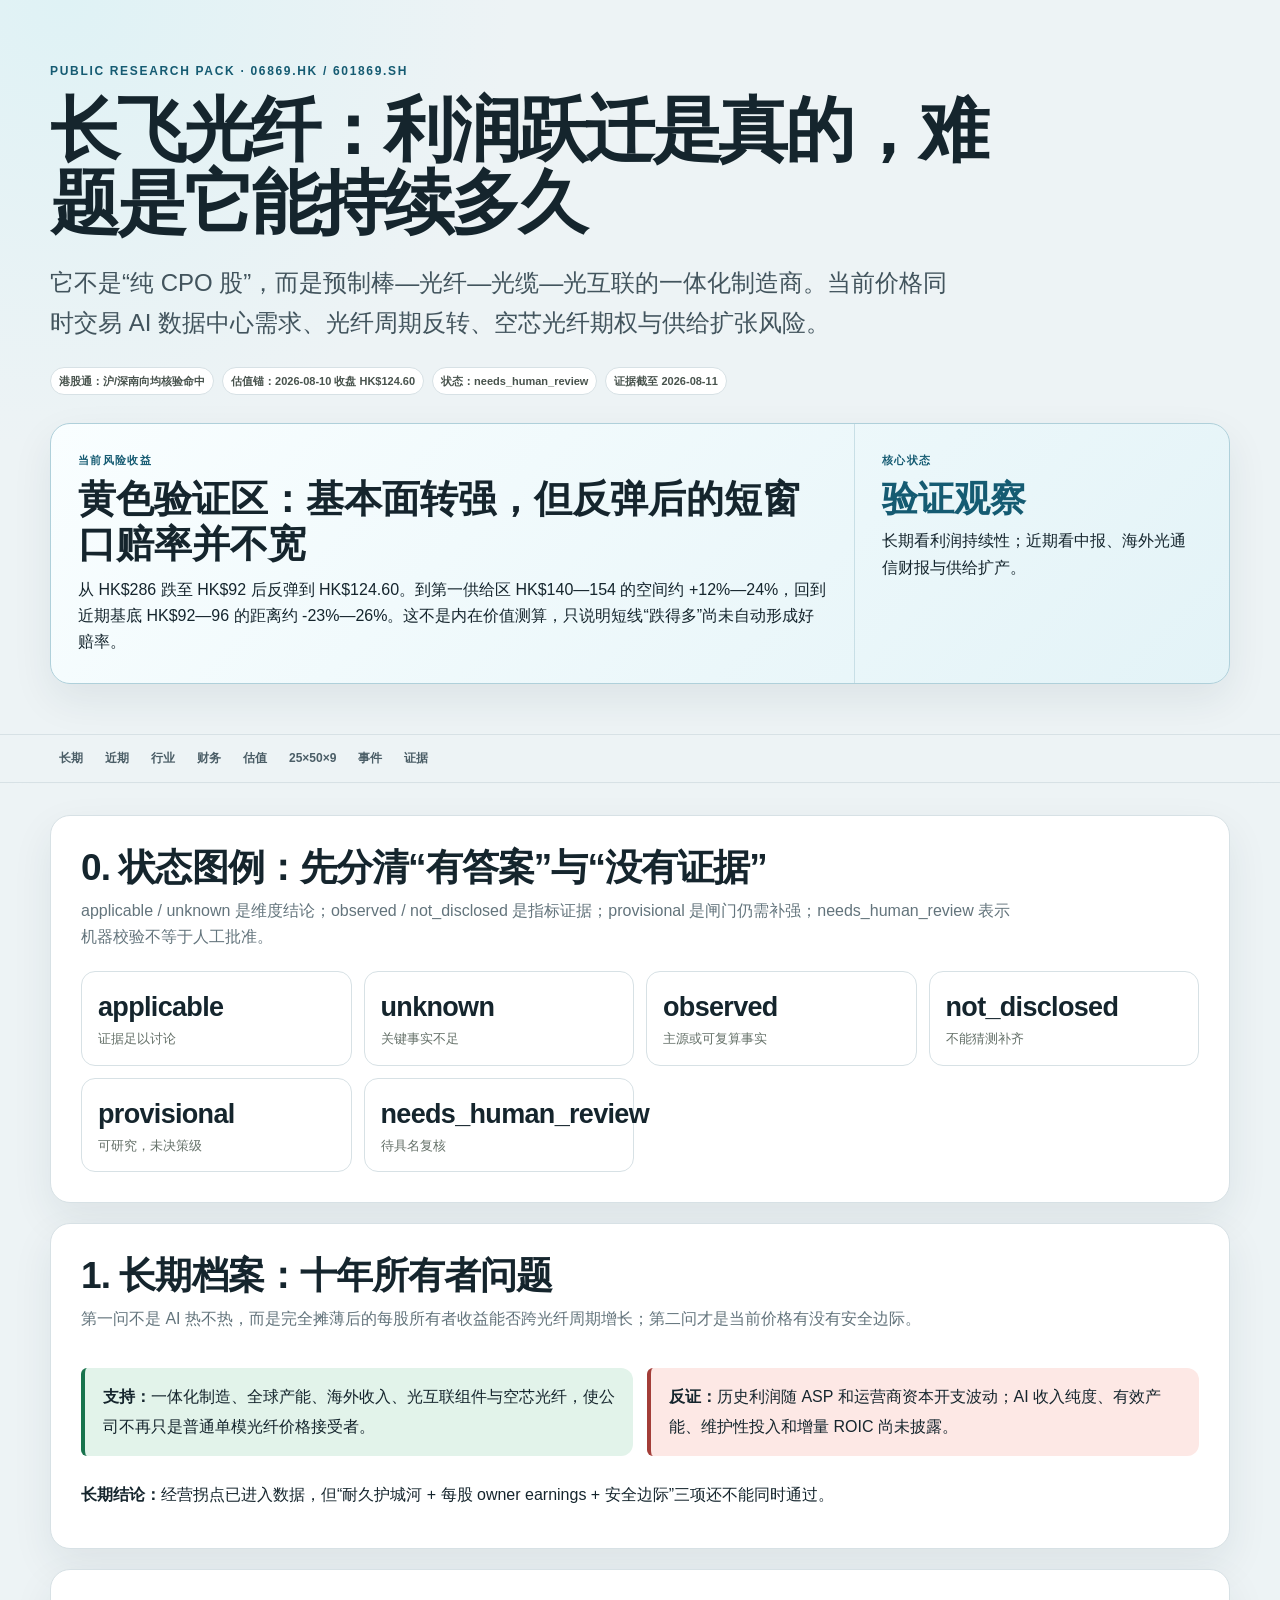
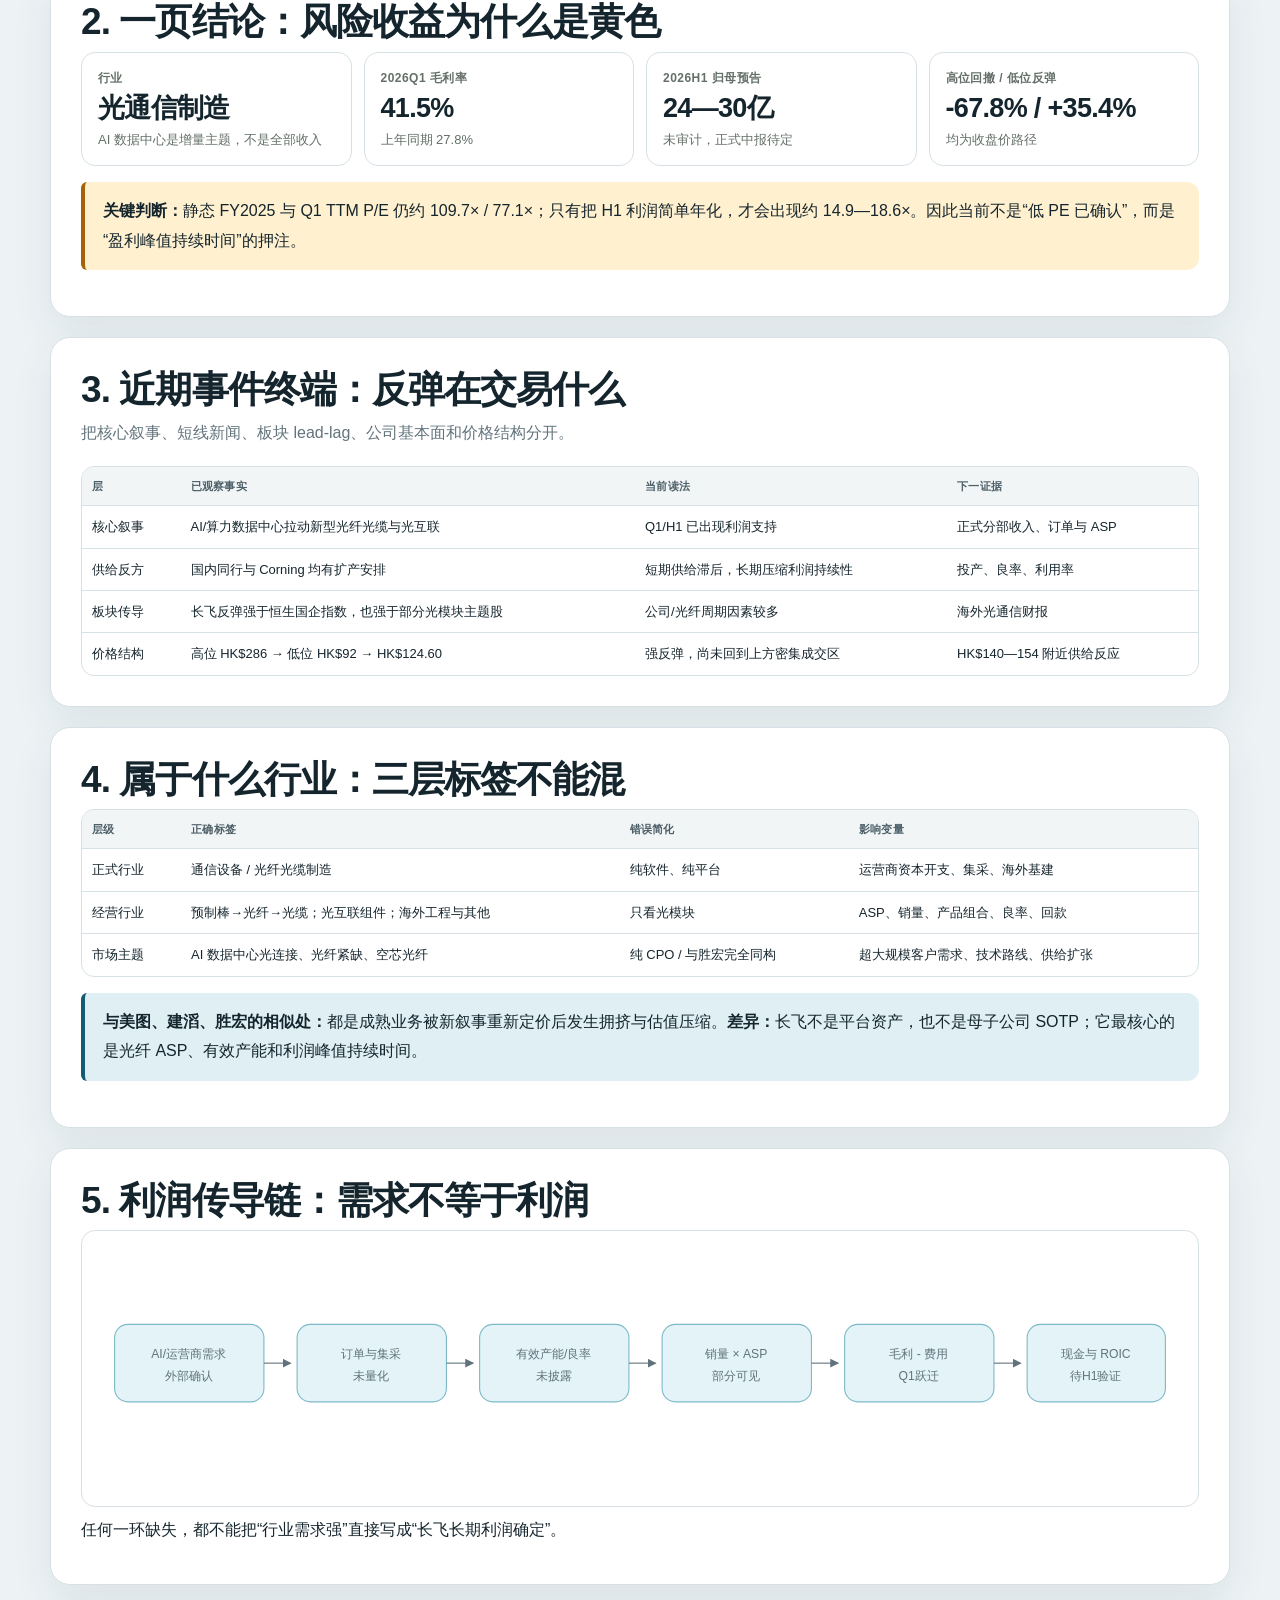
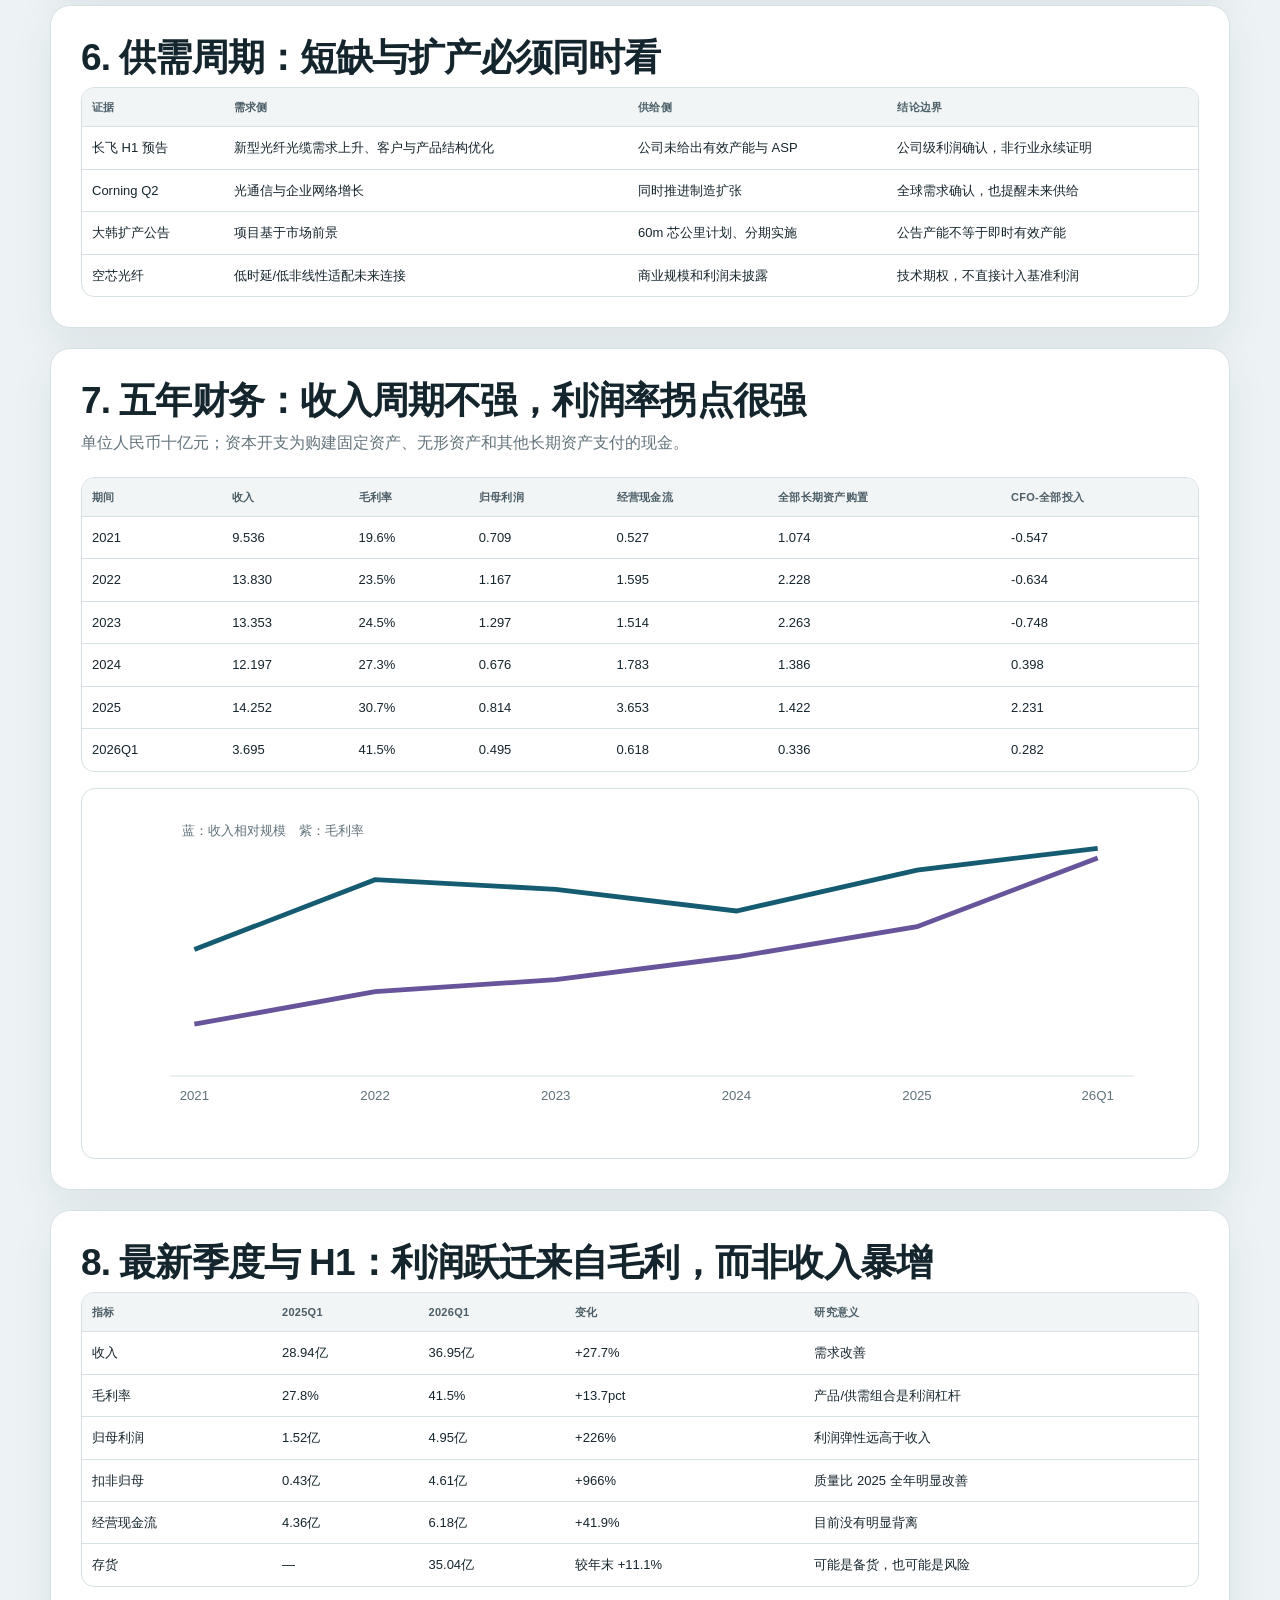
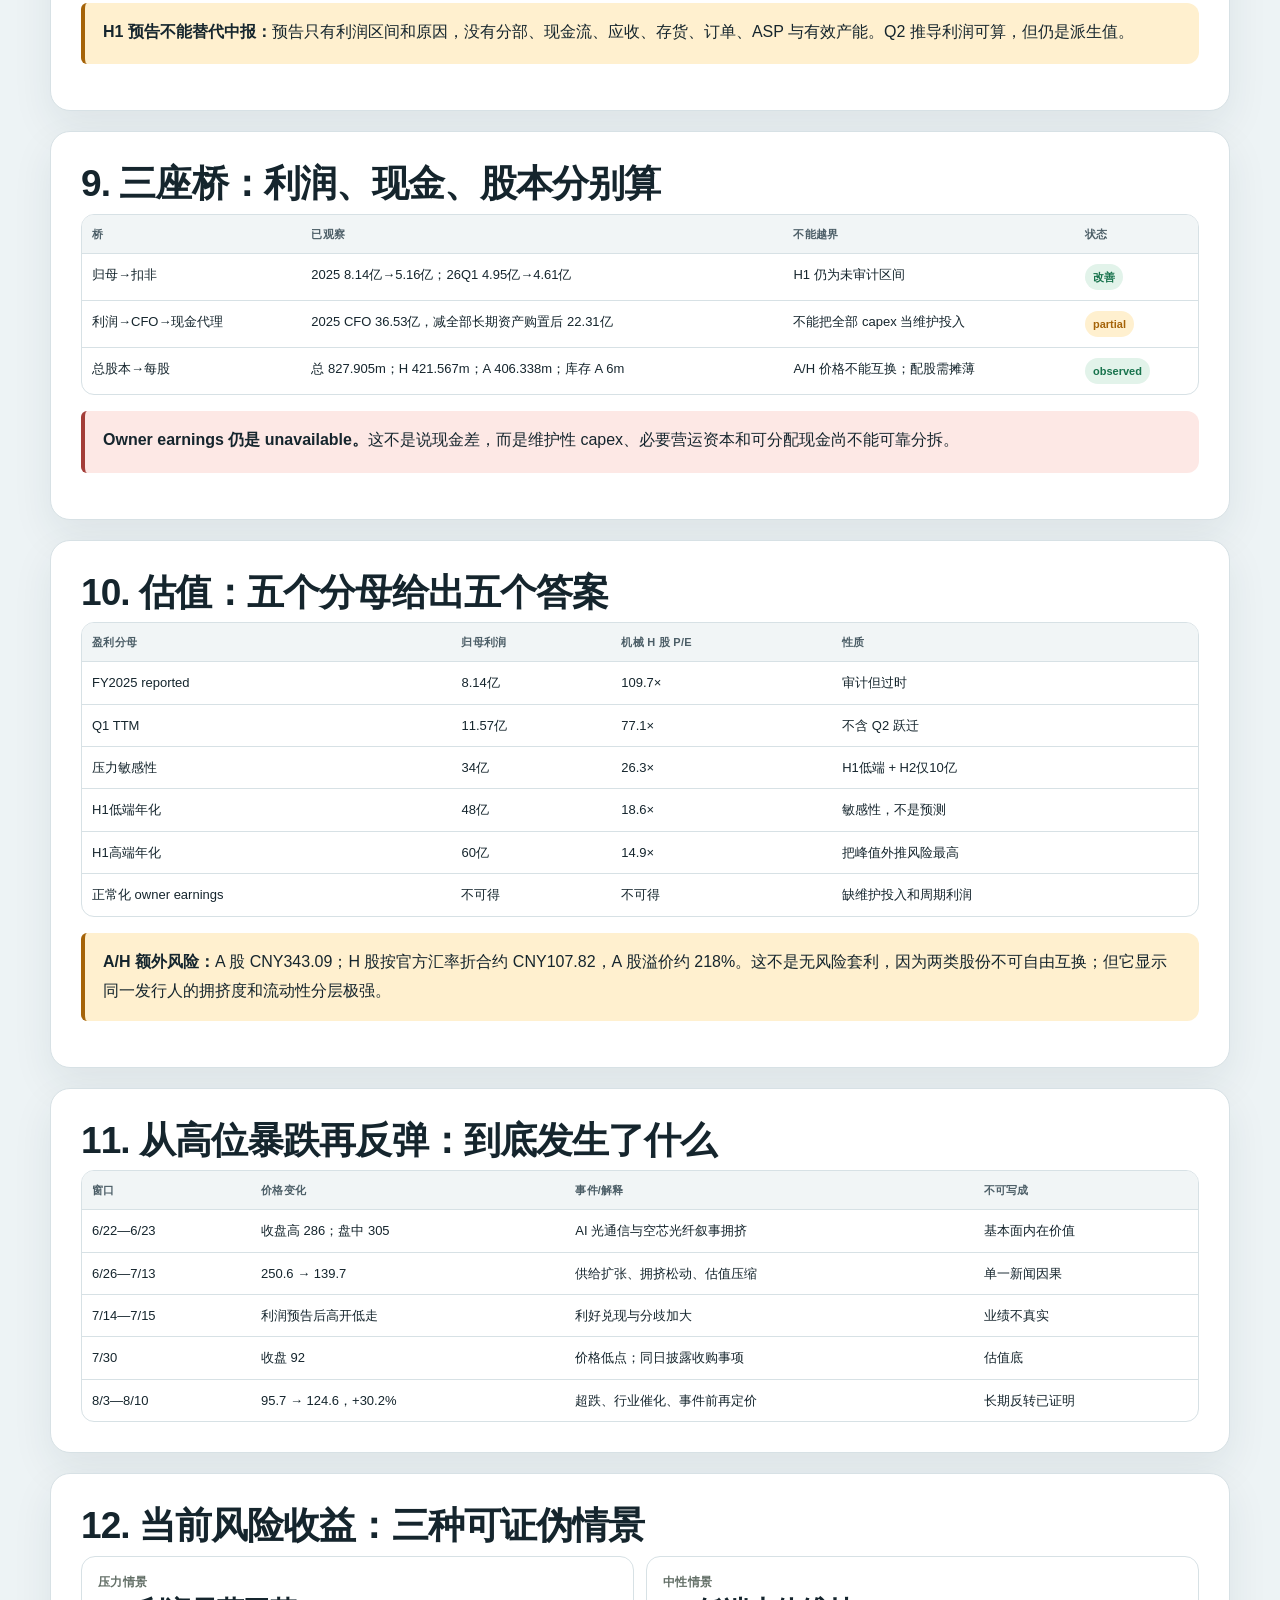
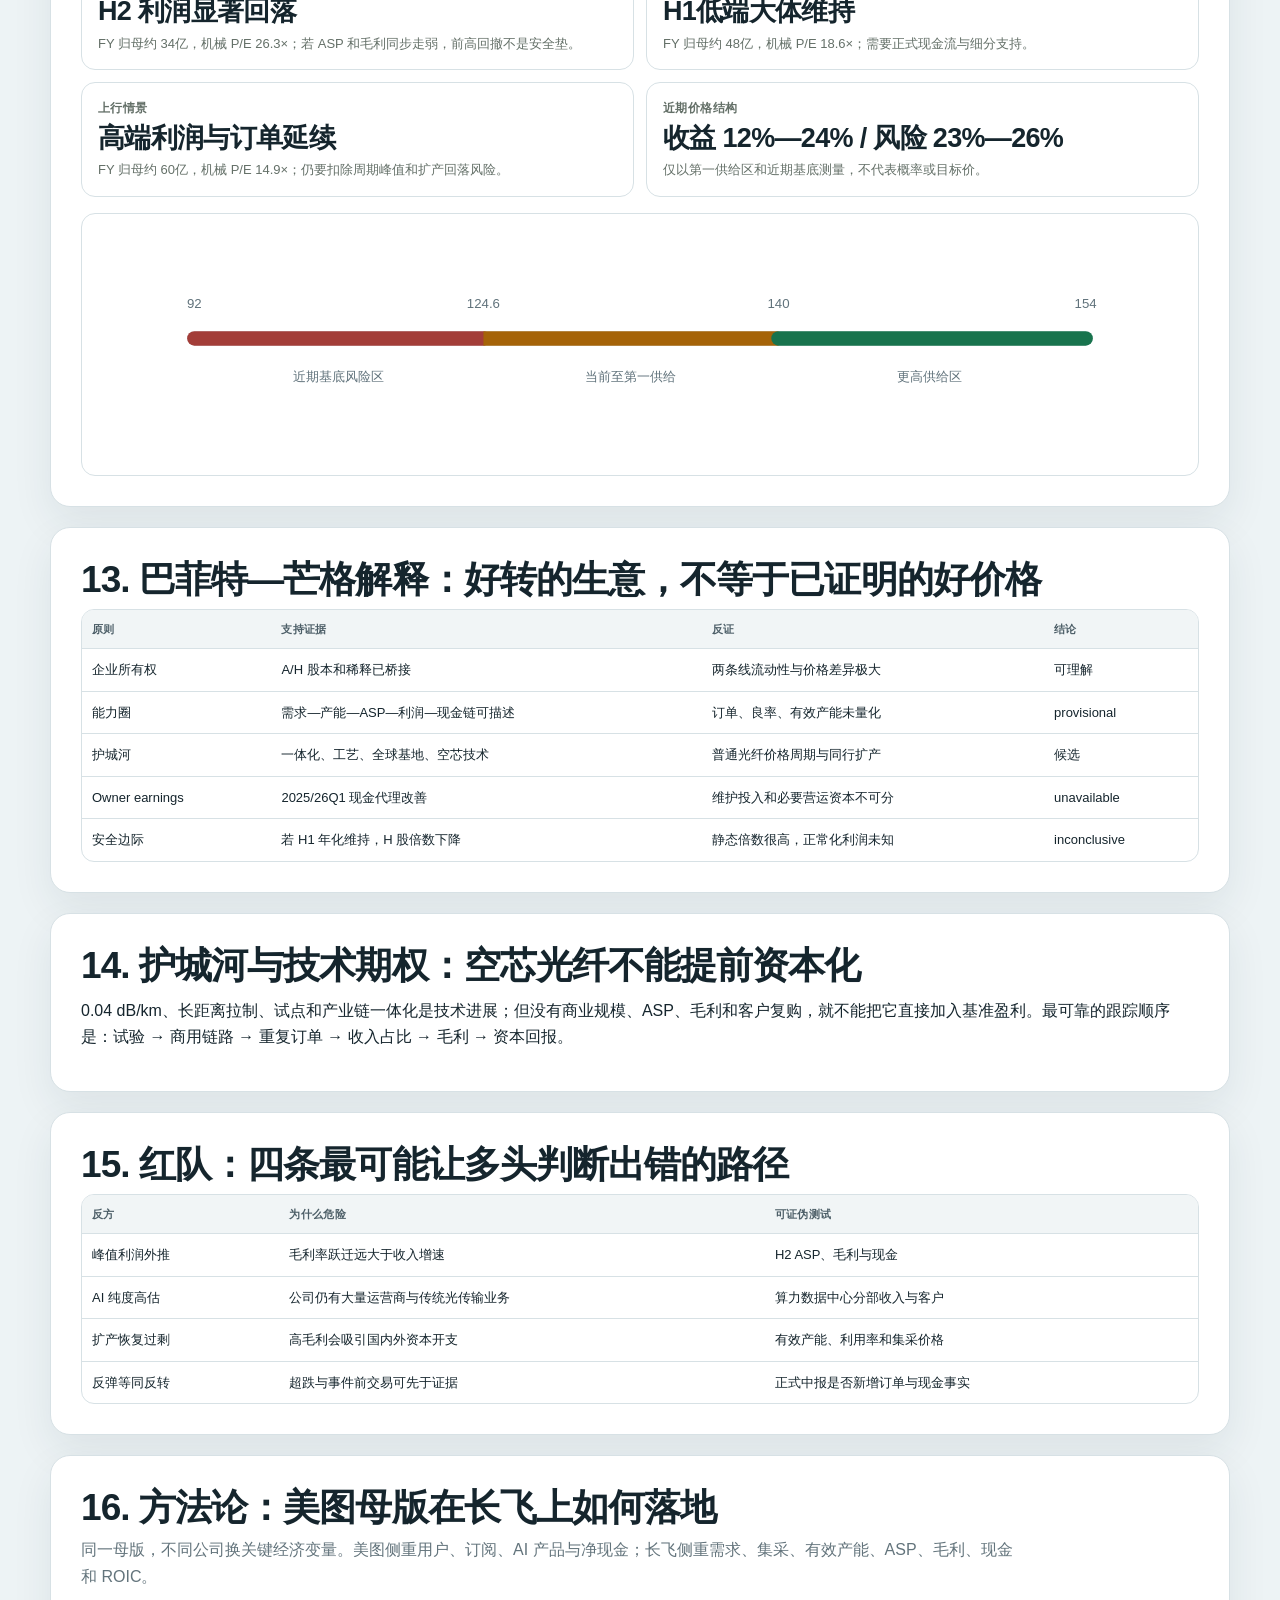
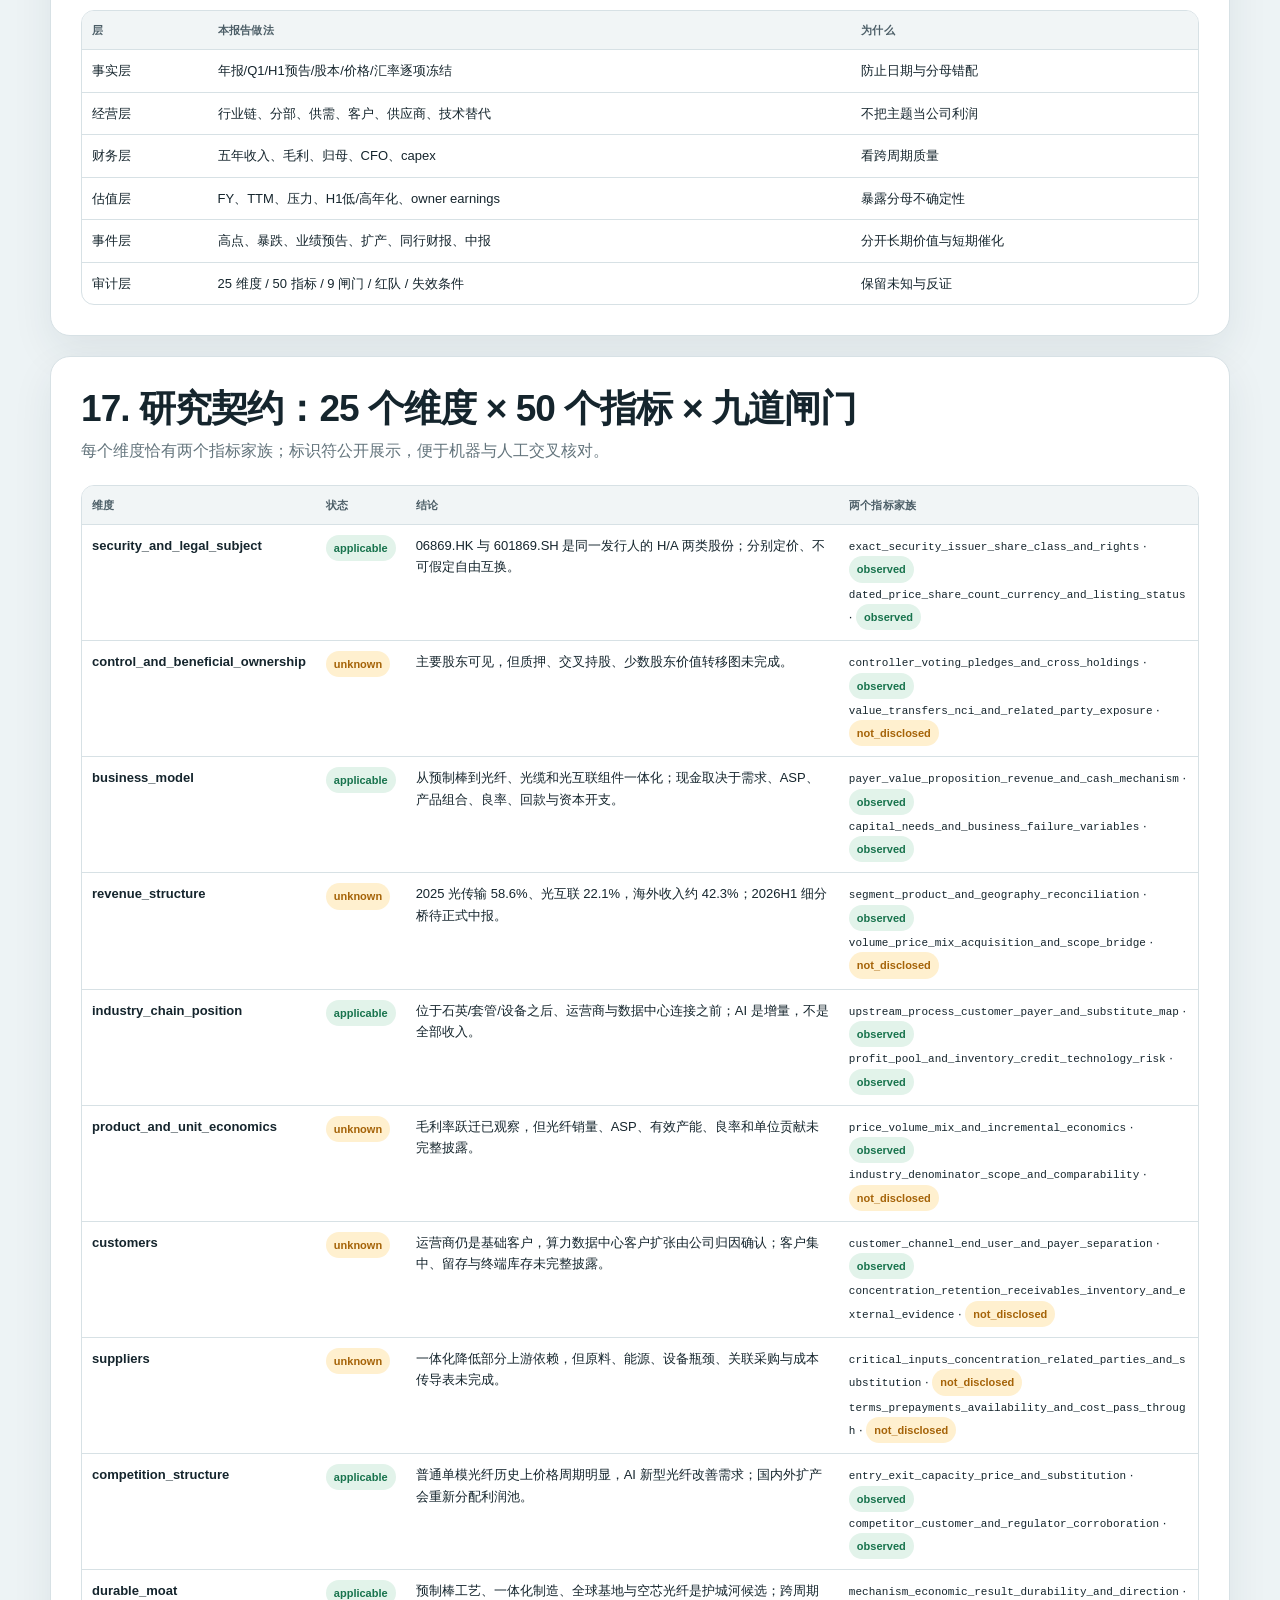
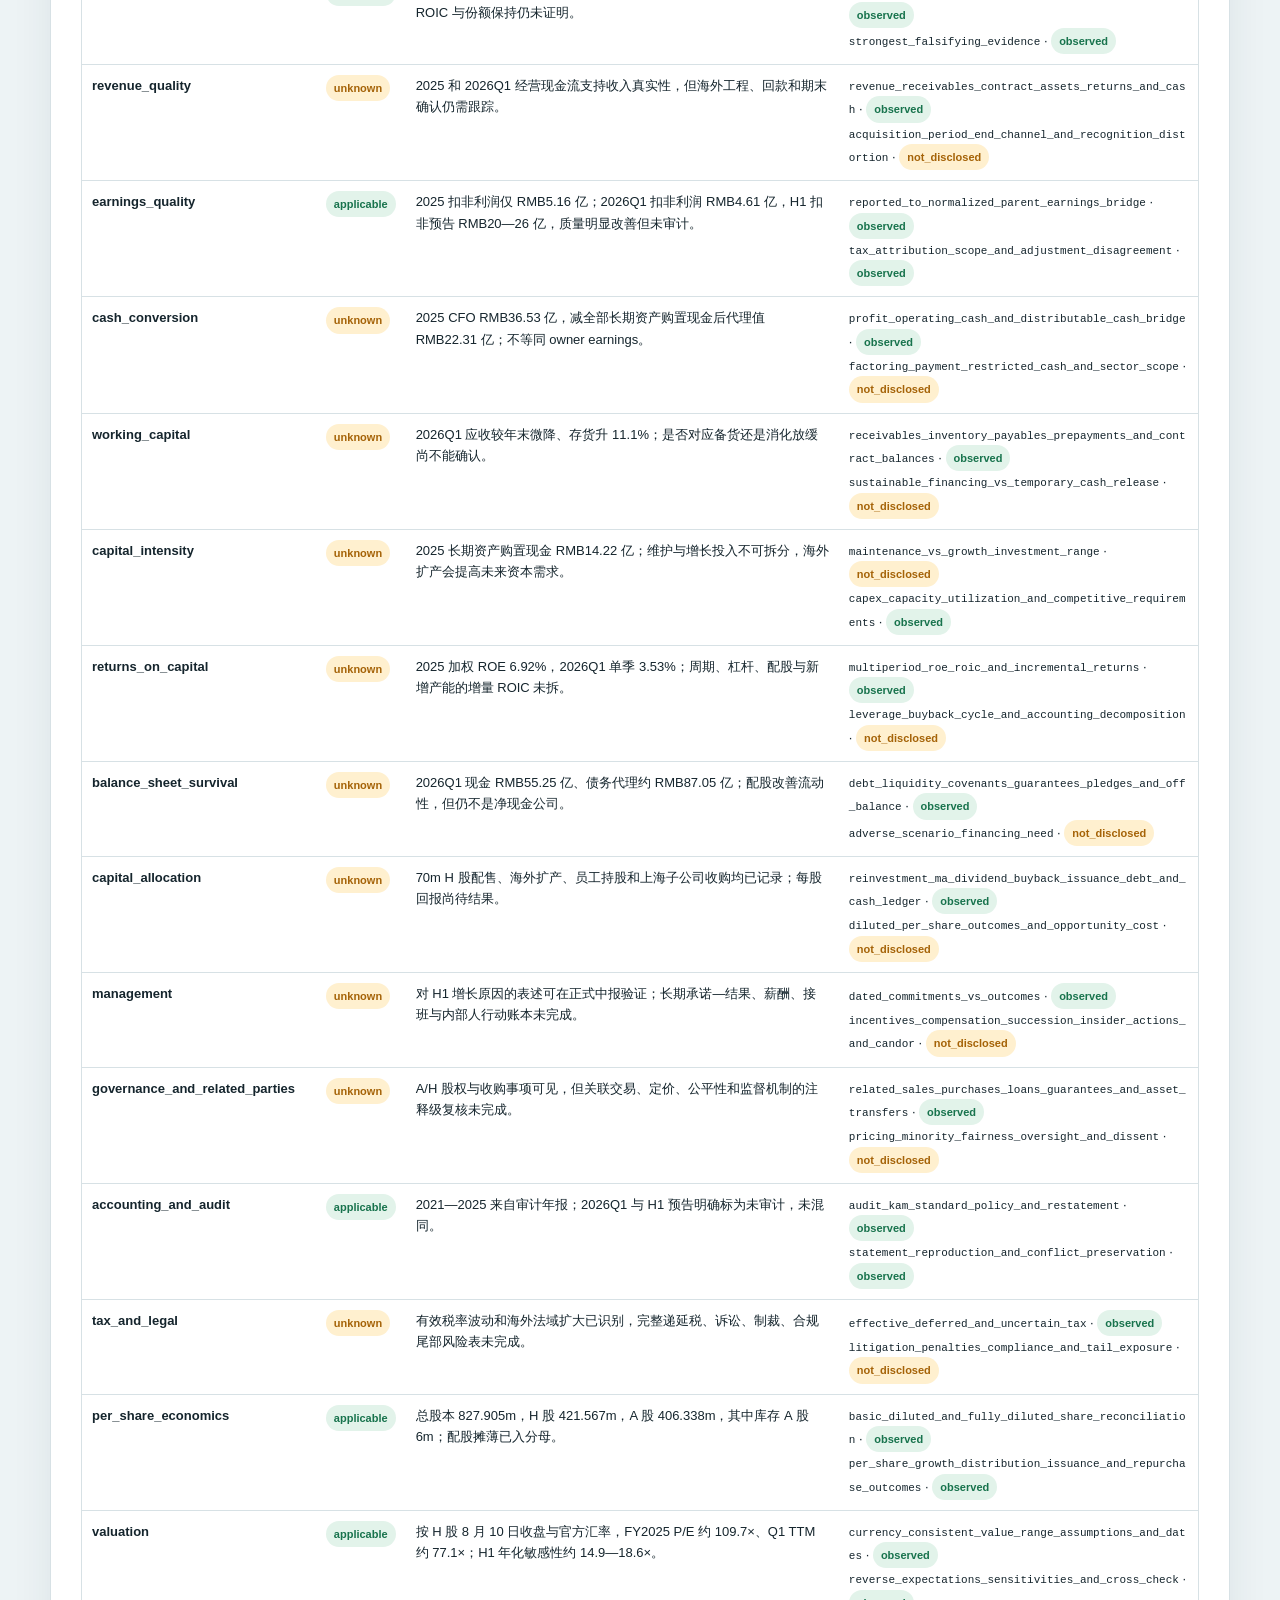
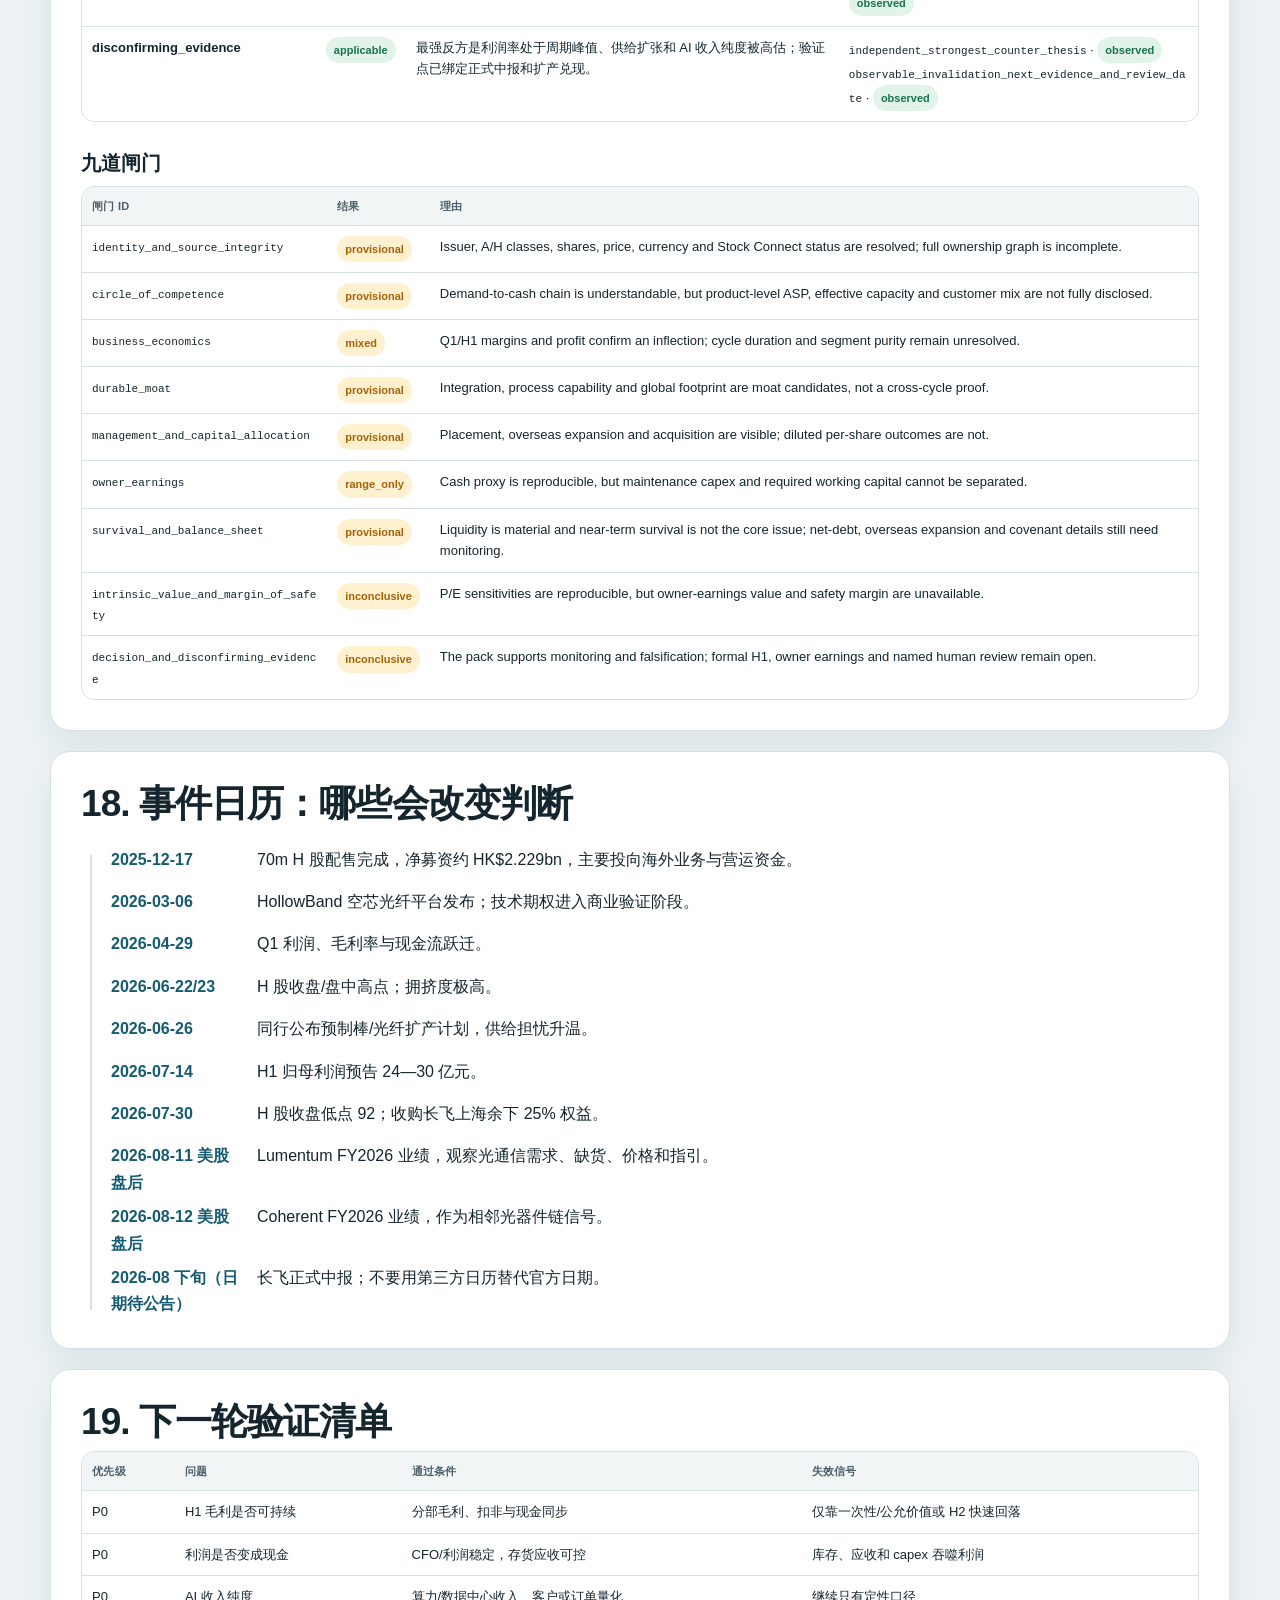
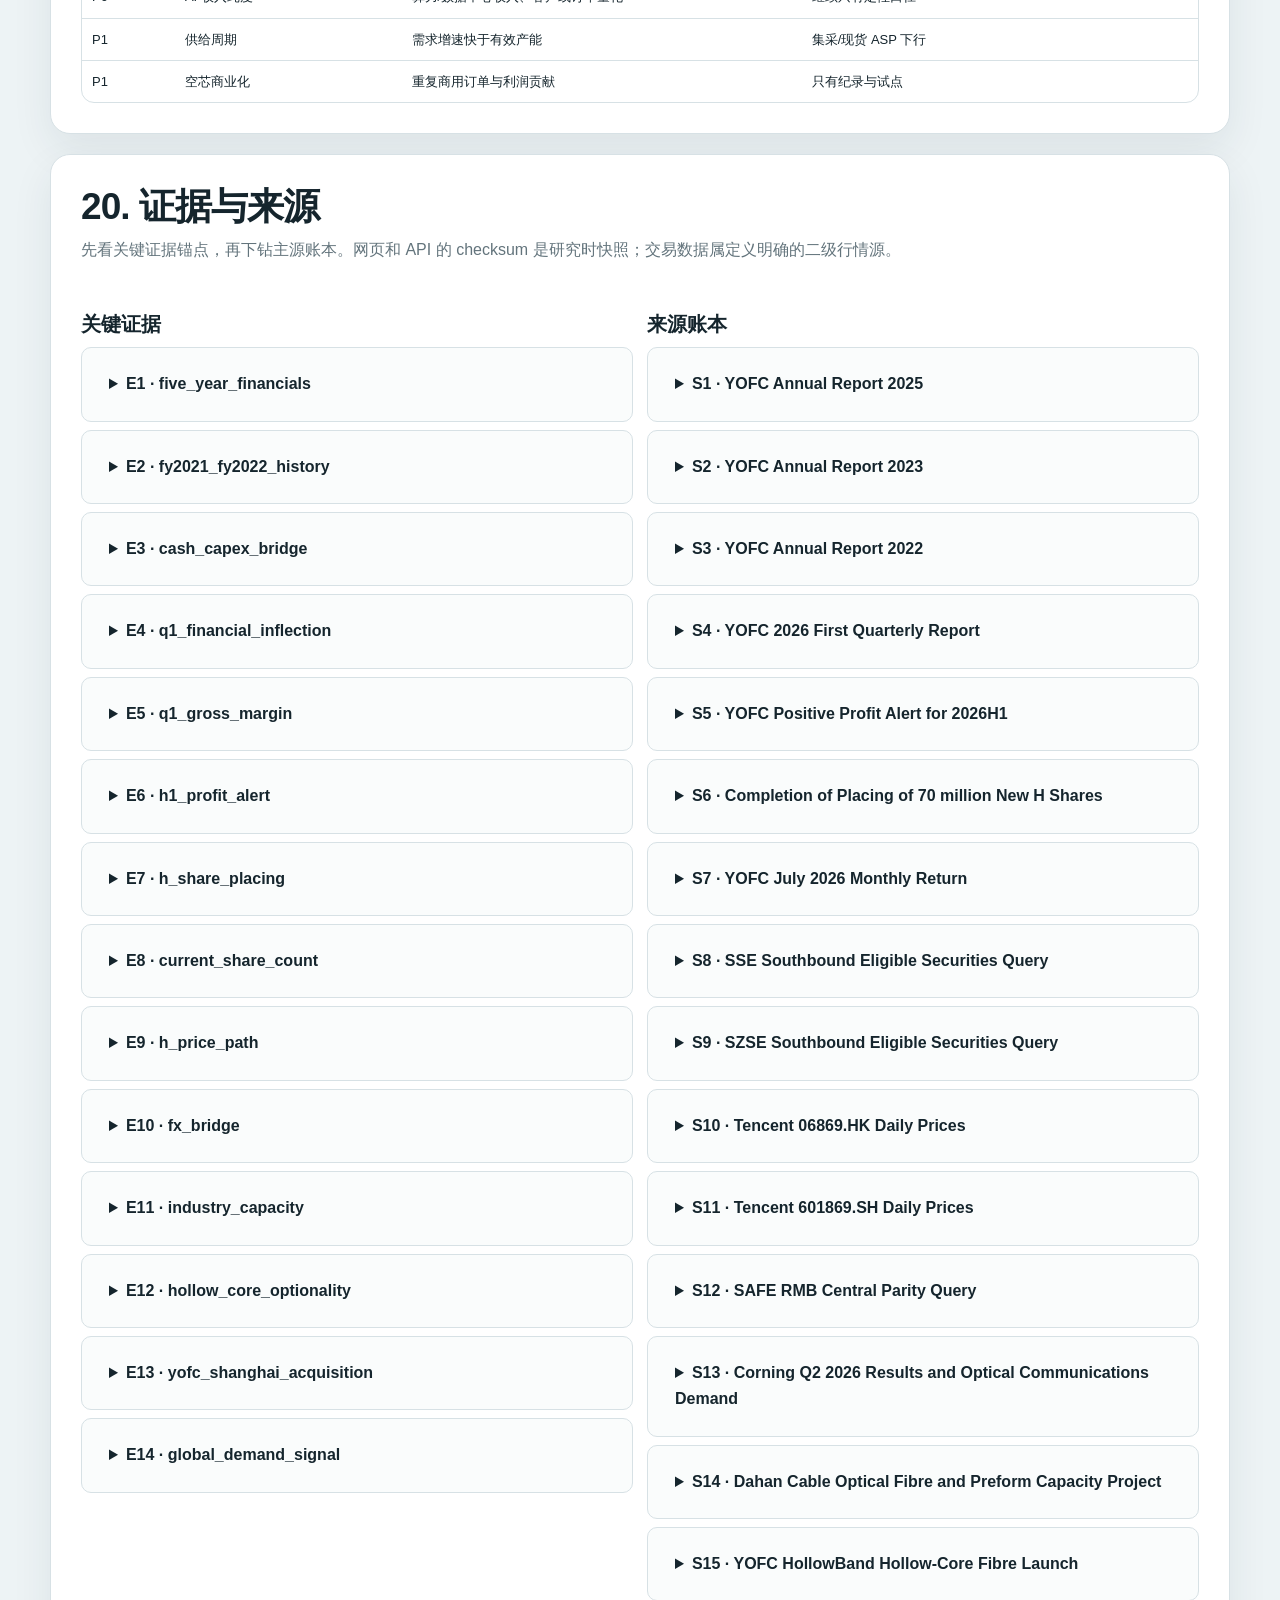
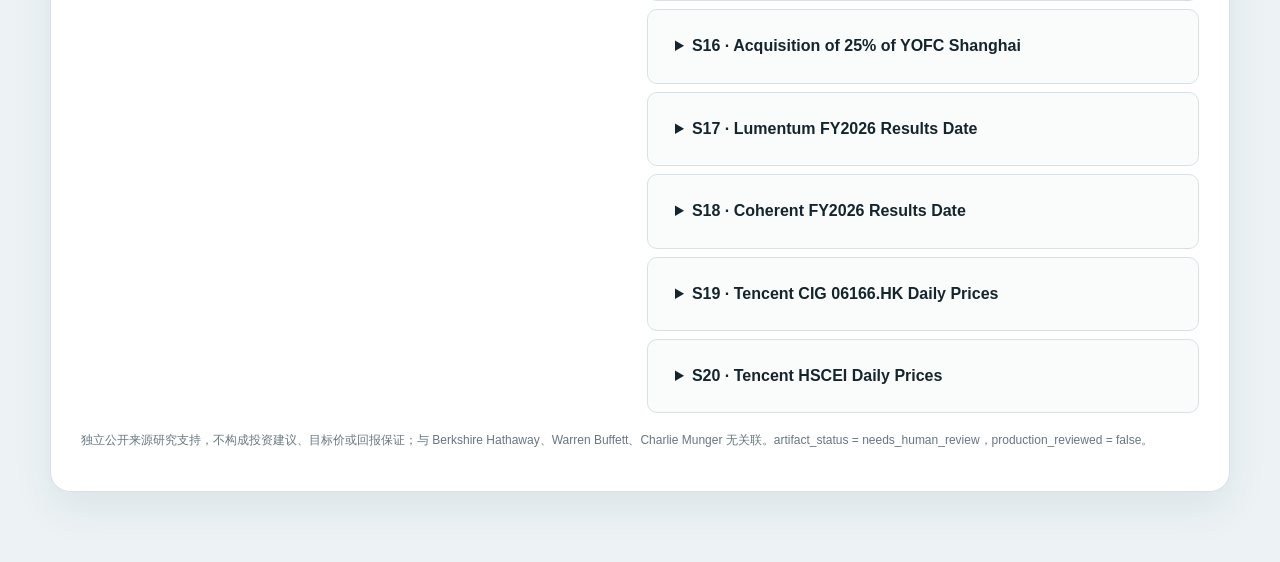
<file: docs/yofc-06869-hk/report.html>
<!doctype html>
<html lang="zh-CN"><head><meta charset="utf-8"><meta name="viewport" content="width=device-width,initial-scale=1"><meta name="color-scheme" content="light dark"><meta name="description" content="长飞光纤 06869.HK：行业、供需、五年财务、A/H 估值、事件链、25×50×9 研究审计与当前风险收益。"><title>长飞光纤：利润跃迁之后，市场在押持续时间｜2026-08-11</title><link rel="stylesheet" href="../company-report-theme.css"><style>
:root{--blue:#155b72;--cyan:#2d9bb4;--purple:#67549a;--green:#18734d;--amber:#a56308;--red:#a33d38;--paper:#fff;--line:#d7e1e5;--shadow:0 16px 40px rgba(20,48,60,.08)}*{box-sizing:border-box}html{scroll-behavior:smooth}body{margin:0;background:radial-gradient(circle at 5% 0,#dff2f5,transparent 28rem),#edf3f5;color:#15252d;font-family:-apple-system,BlinkMacSystemFont,"Segoe UI","PingFang SC","Microsoft YaHei",sans-serif;line-height:1.65}.wrap{width:min(1180px,calc(100% - 32px));margin:auto}.hero{padding:62px 0 28px}.eyebrow{font-size:12px;font-weight:900;letter-spacing:.14em;color:var(--blue)}h1{max-width:980px;margin:8px 0 14px;font-size:clamp(38px,6vw,70px);line-height:1.04;letter-spacing:-.045em}.dek{max-width:900px;font-size:clamp(18px,2vw,24px);color:#42545d}.meta{display:flex;flex-wrap:wrap;gap:8px}.pill,.tag{display:inline-block;padding:4px 8px;border-radius:999px;font-size:11px;font-weight:850}.pill{border:1px solid var(--line);background:#fff}.tag.good{color:var(--green);background:#e2f3ea}.tag.warn{color:var(--amber);background:#fff0cf}.tag.risk{color:var(--red);background:#fde8e5}.verdict{display:grid;grid-template-columns:1.5fr .7fr;margin-top:28px;border:1px solid #afd0da;border-radius:20px;overflow:hidden;background:linear-gradient(135deg,#f9feff,#e3f3f7);box-shadow:var(--shadow)}.verdict>div{padding:27px}.verdict .side{border-left:1px solid #c8dfe6}.label{font-size:11px;font-weight:900;color:var(--blue);letter-spacing:.12em}.big{font-size:36px;font-weight:900;color:var(--blue)}nav{position:sticky;top:0;z-index:5;overflow:auto;border-block:1px solid var(--line);background:rgba(237,243,245,.94);backdrop-filter:blur(12px)}nav .wrap{display:flex;gap:4px;padding:7px 0}nav a{flex:none;padding:7px 9px;color:#4b5e67;text-decoration:none;font-size:12px;font-weight:800}main{padding:12px 0 70px}section{scroll-margin-top:64px;margin-top:20px;padding:30px;border:1px solid var(--line);border-radius:20px;background:var(--paper);box-shadow:var(--shadow)}section h2{margin:0 0 7px;font-size:clamp(25px,3vw,37px);line-height:1.2}.section-dek{max-width:940px;margin:0 0 20px;color:#63747c}.grid{display:grid;grid-template-columns:repeat(12,1fr);gap:12px}.card{grid-column:span 3;padding:16px;border:1px solid var(--line);border-radius:14px}.card.wide{grid-column:span 6}.k{font-size:11px;color:#64757e;font-weight:850}.v{font-size:27px;font-weight:900;line-height:1.15}.s{font-size:12px;color:#65767e}.callout{margin:16px 0;padding:16px 18px;border-left:4px solid var(--blue);border-radius:6px 12px 12px 6px;background:#dfeff4}.callout.amber{border-color:var(--amber);background:#fff0cf}.callout.red{border-color:var(--red);background:#fde8e5}.callout.green{border-color:var(--green);background:#e2f3ea}.table-wrap{overflow:auto;border:1px solid var(--line);border-radius:13px}table{width:100%;min-width:760px;border-collapse:collapse;font-size:13px}th,td{padding:10px;border-bottom:1px solid var(--line);text-align:left;vertical-align:top}th{background:#f1f5f6;color:#4c5e67;font-size:11px}tr:last-child td{border-bottom:0}.chart{padding:16px;border:1px solid var(--line);border-radius:14px}.chart svg{display:block;width:100%;height:auto}.chart text{font:11px -apple-system,BlinkMacSystemFont,"PingFang SC",sans-serif;fill:#60727b}.axis{stroke:#d7e1e5}.line{fill:none;stroke:var(--blue);stroke-width:4}.line2{fill:none;stroke:var(--purple);stroke-width:4}.timeline{display:grid;grid-template-columns:130px 1fr;gap:8px 16px}.timeline dt{font-weight:900;color:var(--blue)}.timeline dd{margin:0 0 8px}.two{display:grid;grid-template-columns:1fr 1fr;gap:14px}details{margin:8px 0;padding:10px 12px;border:1px solid var(--line);border-radius:10px;background:#fafcfc}summary{cursor:pointer;font-weight:850}code{font-size:11px;overflow-wrap:anywhere}.foot{font-size:12px;color:#66777f}@media(max-width:760px){.verdict,.two{grid-template-columns:1fr}.verdict .side{border-left:0;border-top:1px solid #c8dfe6}.card,.card.wide{grid-column:span 12}section{padding:21px}.timeline{grid-template-columns:1fr}.hero{padding-top:42px}}
</style></head><body data-template="company-research-publication-v1"><!-- template-parity: viewport-qa-required -->
<header class="hero"><div class="wrap"><div class="eyebrow">PUBLIC RESEARCH PACK · 06869.HK / 601869.SH</div><h1>长飞光纤：利润跃迁是真的，难题是它能持续多久</h1><p class="dek">它不是“纯 CPO 股”，而是预制棒—光纤—光缆—光互联的一体化制造商。当前价格同时交易 AI 数据中心需求、光纤周期反转、空芯光纤期权与供给扩张风险。</p><div class="meta"><span class="pill">港股通：沪/深南向均核验命中</span><span class="pill">估值锚：2026-08-10 收盘 HK$124.60</span><span class="pill">状态：needs_human_review</span><span class="pill">证据截至 2026-08-11</span></div><div class="verdict"><div><div class="label">当前风险收益</div><h2>黄色验证区：基本面转强，但反弹后的短窗口赔率并不宽</h2><p>从 HK$286 跌至 HK$92 后反弹到 HK$124.60。到第一供给区 HK$140—154 的空间约 +12%—24%，回到近期基底 HK$92—96 的距离约 -23%—26%。这不是内在价值测算，只说明短线“跌得多”尚未自动形成好赔率。</p></div><div class="side"><div class="label">核心状态</div><div class="big">验证观察</div><p>长期看利润持续性；近期看中报、海外光通信财报与供给扩产。</p></div></div></div></header>
<nav><div class="wrap"><a href="#long-term">长期</a><a href="#event-monitor">近期</a><a href="#industry">行业</a><a href="#financials">财务</a><a href="#market-pricing">估值</a><a href="#research-contract">25×50×9</a><a href="#timeline">事件</a><a href="#sources">证据</a></div></nav>
<main class="wrap">
<section id="status-legend"><h2>0. 状态图例：先分清“有答案”与“没有证据”</h2><p class="section-dek">applicable / unknown 是维度结论；observed / not_disclosed 是指标证据；provisional 是闸门仍需补强；needs_human_review 表示机器校验不等于人工批准。</p><div class="grid"><div class="card"><div class="v">applicable</div><div class="s">证据足以讨论</div></div><div class="card"><div class="v">unknown</div><div class="s">关键事实不足</div></div><div class="card"><div class="v">observed</div><div class="s">主源或可复算事实</div></div><div class="card"><div class="v">not_disclosed</div><div class="s">不能猜测补齐</div></div><div class="card"><div class="v">provisional</div><div class="s">可研究，未决策级</div></div><div class="card"><div class="v">needs_human_review</div><div class="s">待具名复核</div></div></div></section>
<section id="long-term"><h2>1. 长期档案：十年所有者问题</h2><p class="section-dek">第一问不是 AI 热不热，而是完全摊薄后的每股所有者收益能否跨光纤周期增长；第二问才是当前价格有没有安全边际。</p><div class="two"><div class="callout green"><strong>支持：</strong>一体化制造、全球产能、海外收入、光互联组件与空芯光纤，使公司不再只是普通单模光纤价格接受者。</div><div class="callout red"><strong>反证：</strong>历史利润随 ASP 和运营商资本开支波动；AI 收入纯度、有效产能、维护性投入和增量 ROIC 尚未披露。</div></div><p><b>长期结论：</b>经营拐点已进入数据，但“耐久护城河 + 每股 owner earnings + 安全边际”三项还不能同时通过。</p></section>
<section id="summary"><h2>2. 一页结论：风险收益为什么是黄色</h2><div class="grid"><div class="card"><div class="k">行业</div><div class="v">光通信制造</div><div class="s">AI 数据中心是增量主题，不是全部收入</div></div><div class="card"><div class="k">2026Q1 毛利率</div><div class="v">41.5%</div><div class="s">上年同期 27.8%</div></div><div class="card"><div class="k">2026H1 归母预告</div><div class="v">24—30亿</div><div class="s">未审计，正式中报待定</div></div><div class="card"><div class="k">高位回撤 / 低位反弹</div><div class="v">-67.8% / +35.4%</div><div class="s">均为收盘价路径</div></div></div><div class="callout amber"><strong>关键判断：</strong>静态 FY2025 与 Q1 TTM P/E 仍约 109.7× / 77.1×；只有把 H1 利润简单年化，才会出现约 14.9—18.6×。因此当前不是“低 PE 已确认”，而是“盈利峰值持续时间”的押注。</div></section>
<section id="event-monitor"><h2>3. 近期事件终端：反弹在交易什么</h2><p class="section-dek">把核心叙事、短线新闻、板块 lead-lag、公司基本面和价格结构分开。</p><div class="table-wrap"><table><thead><tr><th>层</th><th>已观察事实</th><th>当前读法</th><th>下一证据</th></tr></thead><tbody><tr><td>核心叙事</td><td>AI/算力数据中心拉动新型光纤光缆与光互联</td><td>Q1/H1 已出现利润支持</td><td>正式分部收入、订单与 ASP</td></tr><tr><td>供给反方</td><td>国内同行与 Corning 均有扩产安排</td><td>短期供给滞后，长期压缩利润持续性</td><td>投产、良率、利用率</td></tr><tr><td>板块传导</td><td>长飞反弹强于恒生国企指数，也强于部分光模块主题股</td><td>公司/光纤周期因素较多</td><td>海外光通信财报</td></tr><tr><td>价格结构</td><td>高位 HK$286 → 低位 HK$92 → HK$124.60</td><td>强反弹，尚未回到上方密集成交区</td><td>HK$140—154 附近供给反应</td></tr></tbody></table></div></section>
<section id="industry"><h2>4. 属于什么行业：三层标签不能混</h2><div class="table-wrap"><table><thead><tr><th>层级</th><th>正确标签</th><th>错误简化</th><th>影响变量</th></tr></thead><tbody><tr><td>正式行业</td><td>通信设备 / 光纤光缆制造</td><td>纯软件、纯平台</td><td>运营商资本开支、集采、海外基建</td></tr><tr><td>经营行业</td><td>预制棒→光纤→光缆；光互联组件；海外工程与其他</td><td>只看光模块</td><td>ASP、销量、产品组合、良率、回款</td></tr><tr><td>市场主题</td><td>AI 数据中心光连接、光纤紧缺、空芯光纤</td><td>纯 CPO / 与胜宏完全同构</td><td>超大规模客户需求、技术路线、供给扩张</td></tr></tbody></table></div><div class="callout"><strong>与美图、建滔、胜宏的相似处：</strong>都是成熟业务被新叙事重新定价后发生拥挤与估值压缩。<strong>差异：</strong>长飞不是平台资产，也不是母子公司 SOTP；它最核心的是光纤 ASP、有效产能和利润峰值持续时间。</div></section>
<section id="business"><h2>5. 利润传导链：需求不等于利润</h2><div class="chart"><svg viewBox="0 0 980 220" role="img" aria-label="长飞利润传导链"><defs><marker id="a" markerWidth="8" markerHeight="8" refX="7" refY="4" orient="auto"><path d="M0 0L8 4L0 8z" fill="#60727b"/></marker></defs><g fill="#e3f3f7" stroke="#7db9c8"><rect x="15" y="70" width="135" height="70" rx="12"/><rect x="180" y="70" width="135" height="70" rx="12"/><rect x="345" y="70" width="135" height="70" rx="12"/><rect x="510" y="70" width="135" height="70" rx="12"/><rect x="675" y="70" width="135" height="70" rx="12"/><rect x="840" y="70" width="125" height="70" rx="12"/></g><g stroke="#60727b" marker-end="url(#a)"><line x1="150" y1="105" x2="174" y2="105"/><line x1="315" y1="105" x2="339" y2="105"/><line x1="480" y1="105" x2="504" y2="105"/><line x1="645" y1="105" x2="669" y2="105"/><line x1="810" y1="105" x2="834" y2="105"/></g><g text-anchor="middle"><text x="82" y="100">AI/运营商需求</text><text x="247" y="100">订单与集采</text><text x="412" y="100">有效产能/良率</text><text x="577" y="100">销量 × ASP</text><text x="742" y="100">毛利 - 费用</text><text x="902" y="100">现金与 ROIC</text><text x="82" y="120">外部确认</text><text x="247" y="120">未量化</text><text x="412" y="120">未披露</text><text x="577" y="120">部分可见</text><text x="742" y="120">Q1跃迁</text><text x="902" y="120">待H1验证</text></g></svg></div><p>任何一环缺失，都不能把“行业需求强”直接写成“长飞长期利润确定”。</p></section>
<section id="cycle"><h2>6. 供需周期：短缺与扩产必须同时看</h2><div class="table-wrap"><table><thead><tr><th>证据</th><th>需求侧</th><th>供给侧</th><th>结论边界</th></tr></thead><tbody><tr><td>长飞 H1 预告</td><td>新型光纤光缆需求上升、客户与产品结构优化</td><td>公司未给出有效产能与 ASP</td><td>公司级利润确认，非行业永续证明</td></tr><tr><td>Corning Q2</td><td>光通信与企业网络增长</td><td>同时推进制造扩张</td><td>全球需求确认，也提醒未来供给</td></tr><tr><td>大韩扩产公告</td><td>项目基于市场前景</td><td>60m 芯公里计划、分期实施</td><td>公告产能不等于即时有效产能</td></tr><tr><td>空芯光纤</td><td>低时延/低非线性适配未来连接</td><td>商业规模和利润未披露</td><td>技术期权，不直接计入基准利润</td></tr></tbody></table></div></section>
<section id="financials"><h2>7. 五年财务：收入周期不强，利润率拐点很强</h2><p class="section-dek">单位人民币十亿元；资本开支为购建固定资产、无形资产和其他长期资产支付的现金。</p><div class="table-wrap"><table><thead><tr><th>期间</th><th>收入</th><th>毛利率</th><th>归母利润</th><th>经营现金流</th><th>全部长期资产购置</th><th>CFO-全部投入</th></tr></thead><tbody><tr><td>2021</td><td>9.536</td><td>19.6%</td><td>0.709</td><td>0.527</td><td>1.074</td><td>-0.547</td></tr><tr><td>2022</td><td>13.830</td><td>23.5%</td><td>1.167</td><td>1.595</td><td>2.228</td><td>-0.634</td></tr><tr><td>2023</td><td>13.353</td><td>24.5%</td><td>1.297</td><td>1.514</td><td>2.263</td><td>-0.748</td></tr><tr><td>2024</td><td>12.197</td><td>27.3%</td><td>0.676</td><td>1.783</td><td>1.386</td><td>0.398</td></tr><tr><td>2025</td><td>14.252</td><td>30.7%</td><td>0.814</td><td>3.653</td><td>1.422</td><td>2.231</td></tr><tr><td>2026Q1</td><td>3.695</td><td>41.5%</td><td>0.495</td><td>0.618</td><td>0.336</td><td>0.282</td></tr></tbody></table></div><div class="chart" style="margin-top:16px"><svg viewBox="0 0 900 280" role="img" aria-label="收入和毛利率趋势"><line class="axis" x1="60" y1="225" x2="860" y2="225"/><polyline class="line" points="80,120 230,62 380,70 530,88 680,54 830,36"/><polyline class="line2" points="80,182 230,155 380,145 530,126 680,101 830,44"/><g text-anchor="middle"><text x="80" y="245">2021</text><text x="230" y="245">2022</text><text x="380" y="245">2023</text><text x="530" y="245">2024</text><text x="680" y="245">2025</text><text x="830" y="245">26Q1</text></g><text x="70" y="25">蓝：收入相对规模　紫：毛利率</text></svg></div></section>
<section id="quarter"><h2>8. 最新季度与 H1：利润跃迁来自毛利，而非收入暴增</h2><div class="table-wrap"><table><thead><tr><th>指标</th><th>2025Q1</th><th>2026Q1</th><th>变化</th><th>研究意义</th></tr></thead><tbody><tr><td>收入</td><td>28.94亿</td><td>36.95亿</td><td>+27.7%</td><td>需求改善</td></tr><tr><td>毛利率</td><td>27.8%</td><td>41.5%</td><td>+13.7pct</td><td>产品/供需组合是利润杠杆</td></tr><tr><td>归母利润</td><td>1.52亿</td><td>4.95亿</td><td>+226%</td><td>利润弹性远高于收入</td></tr><tr><td>扣非归母</td><td>0.43亿</td><td>4.61亿</td><td>+966%</td><td>质量比 2025 全年明显改善</td></tr><tr><td>经营现金流</td><td>4.36亿</td><td>6.18亿</td><td>+41.9%</td><td>目前没有明显背离</td></tr><tr><td>存货</td><td>—</td><td>35.04亿</td><td>较年末 +11.1%</td><td>可能是备货，也可能是风险</td></tr></tbody></table></div><div class="callout amber"><strong>H1 预告不能替代中报：</strong>预告只有利润区间和原因，没有分部、现金流、应收、存货、订单、ASP 与有效产能。Q2 推导利润可算，但仍是派生值。</div></section>
<section id="capital"><h2>9. 三座桥：利润、现金、股本分别算</h2><div class="table-wrap"><table><thead><tr><th>桥</th><th>已观察</th><th>不能越界</th><th>状态</th></tr></thead><tbody><tr><td>归母→扣非</td><td>2025 8.14亿→5.16亿；26Q1 4.95亿→4.61亿</td><td>H1 仍为未审计区间</td><td><span class="tag good">改善</span></td></tr><tr><td>利润→CFO→现金代理</td><td>2025 CFO 36.53亿，减全部长期资产购置后 22.31亿</td><td>不能把全部 capex 当维护投入</td><td><span class="tag warn">partial</span></td></tr><tr><td>总股本→每股</td><td>总 827.905m；H 421.567m；A 406.338m；库存 A 6m</td><td>A/H 价格不能互换；配股需摊薄</td><td><span class="tag good">observed</span></td></tr></tbody></table></div><div class="callout red"><strong>Owner earnings 仍是 unavailable。</strong>这不是说现金差，而是维护性 capex、必要营运资本和可分配现金尚不能可靠分拆。</div></section>
<section id="market-pricing"><h2>10. 估值：五个分母给出五个答案</h2><div class="table-wrap"><table><thead><tr><th>盈利分母</th><th>归母利润</th><th>机械 H 股 P/E</th><th>性质</th></tr></thead><tbody><tr><td>FY2025 reported</td><td>8.14亿</td><td>109.7×</td><td>审计但过时</td></tr><tr><td>Q1 TTM</td><td>11.57亿</td><td>77.1×</td><td>不含 Q2 跃迁</td></tr><tr><td>压力敏感性</td><td>34亿</td><td>26.3×</td><td>H1低端 + H2仅10亿</td></tr><tr><td>H1低端年化</td><td>48亿</td><td>18.6×</td><td>敏感性，不是预测</td></tr><tr><td>H1高端年化</td><td>60亿</td><td>14.9×</td><td>把峰值外推风险最高</td></tr><tr><td>正常化 owner earnings</td><td>不可得</td><td>不可得</td><td>缺维护投入和周期利润</td></tr></tbody></table></div><div class="callout amber"><strong>A/H 额外风险：</strong>A 股 CNY343.09；H 股按官方汇率折合约 CNY107.82，A 股溢价约 218%。这不是无风险套利，因为两类股份不可自由互换；但它显示同一发行人的拥挤度和流动性分层极强。</div></section>
<section id="price-action"><h2>11. 从高位暴跌再反弹：到底发生了什么</h2><div class="table-wrap"><table><thead><tr><th>窗口</th><th>价格变化</th><th>事件/解释</th><th>不可写成</th></tr></thead><tbody><tr><td>6/22—6/23</td><td>收盘高 286；盘中 305</td><td>AI 光通信与空芯光纤叙事拥挤</td><td>基本面内在价值</td></tr><tr><td>6/26—7/13</td><td>250.6 → 139.7</td><td>供给扩张、拥挤松动、估值压缩</td><td>单一新闻因果</td></tr><tr><td>7/14—7/15</td><td>利润预告后高开低走</td><td>利好兑现与分歧加大</td><td>业绩不真实</td></tr><tr><td>7/30</td><td>收盘 92</td><td>价格低点；同日披露收购事项</td><td>估值底</td></tr><tr><td>8/3—8/10</td><td>95.7 → 124.6，+30.2%</td><td>超跌、行业催化、事件前再定价</td><td>长期反转已证明</td></tr></tbody></table></div></section>
<section id="scenarios"><h2>12. 当前风险收益：三种可证伪情景</h2><div class="grid"><div class="card wide"><div class="k">压力情景</div><div class="v">H2 利润显著回落</div><div class="s">FY 归母约 34亿，机械 P/E 26.3×；若 ASP 和毛利同步走弱，前高回撤不是安全垫。</div></div><div class="card wide"><div class="k">中性情景</div><div class="v">H1低端大体维持</div><div class="s">FY 归母约 48亿，机械 P/E 18.6×；需要正式现金流与细分支持。</div></div><div class="card wide"><div class="k">上行情景</div><div class="v">高端利润与订单延续</div><div class="s">FY 归母约 60亿，机械 P/E 14.9×；仍要扣除周期峰值和扩产回落风险。</div></div><div class="card wide"><div class="k">近期价格结构</div><div class="v">收益 12%—24% / 风险 23%—26%</div><div class="s">仅以第一供给区和近期基底测量，不代表概率或目标价。</div></div></div><div class="chart" style="margin-top:16px"><svg viewBox="0 0 900 190" role="img" aria-label="风险收益参考区间"><line x1="80" y1="90" x2="820" y2="90" stroke="#d7e1e5" stroke-width="12" stroke-linecap="round"/><line x1="80" y1="90" x2="320" y2="90" stroke="#a33d38" stroke-width="12" stroke-linecap="round"/><line x1="320" y1="90" x2="565" y2="90" stroke="#a56308" stroke-width="12"/><line x1="565" y1="90" x2="820" y2="90" stroke="#18734d" stroke-width="12" stroke-linecap="round"/><g text-anchor="middle"><text x="80" y="65">92</text><text x="320" y="65">124.6</text><text x="565" y="65">140</text><text x="820" y="65">154</text><text x="200" y="125">近期基底风险区</text><text x="442" y="125">当前至第一供给</text><text x="690" y="125">更高供给区</text></g></svg></div></section>
<section id="buffett"><h2>13. 巴菲特—芒格解释：好转的生意，不等于已证明的好价格</h2><div class="table-wrap"><table><thead><tr><th>原则</th><th>支持证据</th><th>反证</th><th>结论</th></tr></thead><tbody><tr><td>企业所有权</td><td>A/H 股本和稀释已桥接</td><td>两条线流动性与价格差异极大</td><td>可理解</td></tr><tr><td>能力圈</td><td>需求—产能—ASP—利润—现金链可描述</td><td>订单、良率、有效产能未量化</td><td>provisional</td></tr><tr><td>护城河</td><td>一体化、工艺、全球基地、空芯技术</td><td>普通光纤价格周期与同行扩产</td><td>候选</td></tr><tr><td>Owner earnings</td><td>2025/26Q1 现金代理改善</td><td>维护投入和必要营运资本不可分</td><td>unavailable</td></tr><tr><td>安全边际</td><td>若 H1 年化维持，H 股倍数下降</td><td>静态倍数很高，正常化利润未知</td><td>inconclusive</td></tr></tbody></table></div></section>
<section id="moat"><h2>14. 护城河与技术期权：空芯光纤不能提前资本化</h2><p>0.04 dB/km、长距离拉制、试点和产业链一体化是技术进展；但没有商业规模、ASP、毛利和客户复购，就不能把它直接加入基准盈利。最可靠的跟踪顺序是：试验 → 商用链路 → 重复订单 → 收入占比 → 毛利 → 资本回报。</p></section>
<section id="red-team"><h2>15. 红队：四条最可能让多头判断出错的路径</h2><div class="table-wrap"><table><thead><tr><th>反方</th><th>为什么危险</th><th>可证伪测试</th></tr></thead><tbody><tr><td>峰值利润外推</td><td>毛利率跃迁远大于收入增速</td><td>H2 ASP、毛利与现金</td></tr><tr><td>AI 纯度高估</td><td>公司仍有大量运营商与传统光传输业务</td><td>算力数据中心分部收入与客户</td></tr><tr><td>扩产恢复过剩</td><td>高毛利会吸引国内外资本开支</td><td>有效产能、利用率和集采价格</td></tr><tr><td>反弹等同反转</td><td>超跌与事件前交易可先于证据</td><td>正式中报是否新增订单与现金事实</td></tr></tbody></table></div></section>
<section id="methodology"><h2>16. 方法论：美图母版在长飞上如何落地</h2><p class="section-dek">同一母版，不同公司换关键经济变量。美图侧重用户、订阅、AI 产品与净现金；长飞侧重需求、集采、有效产能、ASP、毛利、现金和 ROIC。</p><div class="table-wrap"><table><thead><tr><th>层</th><th>本报告做法</th><th>为什么</th></tr></thead><tbody><tr><td>事实层</td><td>年报/Q1/H1预告/股本/价格/汇率逐项冻结</td><td>防止日期与分母错配</td></tr><tr><td>经营层</td><td>行业链、分部、供需、客户、供应商、技术替代</td><td>不把主题当公司利润</td></tr><tr><td>财务层</td><td>五年收入、毛利、归母、CFO、capex</td><td>看跨周期质量</td></tr><tr><td>估值层</td><td>FY、TTM、压力、H1低/高年化、owner earnings</td><td>暴露分母不确定性</td></tr><tr><td>事件层</td><td>高点、暴跌、业绩预告、扩产、同行财报、中报</td><td>分开长期价值与短期催化</td></tr><tr><td>审计层</td><td>25 维度 / 50 指标 / 9 闸门 / 红队 / 失效条件</td><td>保留未知与反证</td></tr></tbody></table></div></section>
<section id="research-contract"><h2>17. 研究契约：25 个维度 × 50 个指标 × 九道闸门</h2><p class="section-dek">每个维度恰有两个指标家族；标识符公开展示，便于机器与人工交叉核对。</p><div class="table-wrap"><table><thead><tr><th>维度</th><th>状态</th><th>结论</th><th>两个指标家族</th></tr></thead><tbody><tr><td><b>security_and_legal_subject</b></td><td><span class="tag good">applicable</span></td><td>06869.HK 与 601869.SH 是同一发行人的 H/A 两类股份；分别定价、不可假定自由互换。</td><td><code>exact_security_issuer_share_class_and_rights</code> · <span class="tag good">observed</span><br><code>dated_price_share_count_currency_and_listing_status</code> · <span class="tag good">observed</span></td></tr><tr><td><b>control_and_beneficial_ownership</b></td><td><span class="tag warn">unknown</span></td><td>主要股东可见，但质押、交叉持股、少数股东价值转移图未完成。</td><td><code>controller_voting_pledges_and_cross_holdings</code> · <span class="tag good">observed</span><br><code>value_transfers_nci_and_related_party_exposure</code> · <span class="tag warn">not_disclosed</span></td></tr><tr><td><b>business_model</b></td><td><span class="tag good">applicable</span></td><td>从预制棒到光纤、光缆和光互联组件一体化；现金取决于需求、ASP、产品组合、良率、回款与资本开支。</td><td><code>payer_value_proposition_revenue_and_cash_mechanism</code> · <span class="tag good">observed</span><br><code>capital_needs_and_business_failure_variables</code> · <span class="tag good">observed</span></td></tr><tr><td><b>revenue_structure</b></td><td><span class="tag warn">unknown</span></td><td>2025 光传输 58.6%、光互联 22.1%，海外收入约 42.3%；2026H1 细分桥待正式中报。</td><td><code>segment_product_and_geography_reconciliation</code> · <span class="tag good">observed</span><br><code>volume_price_mix_acquisition_and_scope_bridge</code> · <span class="tag warn">not_disclosed</span></td></tr><tr><td><b>industry_chain_position</b></td><td><span class="tag good">applicable</span></td><td>位于石英/套管/设备之后、运营商与数据中心连接之前；AI 是增量，不是全部收入。</td><td><code>upstream_process_customer_payer_and_substitute_map</code> · <span class="tag good">observed</span><br><code>profit_pool_and_inventory_credit_technology_risk</code> · <span class="tag good">observed</span></td></tr><tr><td><b>product_and_unit_economics</b></td><td><span class="tag warn">unknown</span></td><td>毛利率跃迁已观察，但光纤销量、ASP、有效产能、良率和单位贡献未完整披露。</td><td><code>price_volume_mix_and_incremental_economics</code> · <span class="tag good">observed</span><br><code>industry_denominator_scope_and_comparability</code> · <span class="tag warn">not_disclosed</span></td></tr><tr><td><b>customers</b></td><td><span class="tag warn">unknown</span></td><td>运营商仍是基础客户，算力数据中心客户扩张由公司归因确认；客户集中、留存与终端库存未完整披露。</td><td><code>customer_channel_end_user_and_payer_separation</code> · <span class="tag good">observed</span><br><code>concentration_retention_receivables_inventory_and_external_evidence</code> · <span class="tag warn">not_disclosed</span></td></tr><tr><td><b>suppliers</b></td><td><span class="tag warn">unknown</span></td><td>一体化降低部分上游依赖，但原料、能源、设备瓶颈、关联采购与成本传导表未完成。</td><td><code>critical_inputs_concentration_related_parties_and_substitution</code> · <span class="tag warn">not_disclosed</span><br><code>terms_prepayments_availability_and_cost_pass_through</code> · <span class="tag warn">not_disclosed</span></td></tr><tr><td><b>competition_structure</b></td><td><span class="tag good">applicable</span></td><td>普通单模光纤历史上价格周期明显，AI 新型光纤改善需求；国内外扩产会重新分配利润池。</td><td><code>entry_exit_capacity_price_and_substitution</code> · <span class="tag good">observed</span><br><code>competitor_customer_and_regulator_corroboration</code> · <span class="tag good">observed</span></td></tr><tr><td><b>durable_moat</b></td><td><span class="tag good">applicable</span></td><td>预制棒工艺、一体化制造、全球基地与空芯光纤是护城河候选；跨周期 ROIC 与份额保持仍未证明。</td><td><code>mechanism_economic_result_durability_and_direction</code> · <span class="tag good">observed</span><br><code>strongest_falsifying_evidence</code> · <span class="tag good">observed</span></td></tr><tr><td><b>revenue_quality</b></td><td><span class="tag warn">unknown</span></td><td>2025 和 2026Q1 经营现金流支持收入真实性，但海外工程、回款和期末确认仍需跟踪。</td><td><code>revenue_receivables_contract_assets_returns_and_cash</code> · <span class="tag good">observed</span><br><code>acquisition_period_end_channel_and_recognition_distortion</code> · <span class="tag warn">not_disclosed</span></td></tr><tr><td><b>earnings_quality</b></td><td><span class="tag good">applicable</span></td><td>2025 扣非利润仅 RMB5.16 亿；2026Q1 扣非利润 RMB4.61 亿，H1 扣非预告 RMB20—26 亿，质量明显改善但未审计。</td><td><code>reported_to_normalized_parent_earnings_bridge</code> · <span class="tag good">observed</span><br><code>tax_attribution_scope_and_adjustment_disagreement</code> · <span class="tag good">observed</span></td></tr><tr><td><b>cash_conversion</b></td><td><span class="tag warn">unknown</span></td><td>2025 CFO RMB36.53 亿，减全部长期资产购置现金后代理值 RMB22.31 亿；不等同 owner earnings。</td><td><code>profit_operating_cash_and_distributable_cash_bridge</code> · <span class="tag good">observed</span><br><code>factoring_payment_restricted_cash_and_sector_scope</code> · <span class="tag warn">not_disclosed</span></td></tr><tr><td><b>working_capital</b></td><td><span class="tag warn">unknown</span></td><td>2026Q1 应收较年末微降、存货升 11.1%；是否对应备货还是消化放缓尚不能确认。</td><td><code>receivables_inventory_payables_prepayments_and_contract_balances</code> · <span class="tag good">observed</span><br><code>sustainable_financing_vs_temporary_cash_release</code> · <span class="tag warn">not_disclosed</span></td></tr><tr><td><b>capital_intensity</b></td><td><span class="tag warn">unknown</span></td><td>2025 长期资产购置现金 RMB14.22 亿；维护与增长投入不可拆分，海外扩产会提高未来资本需求。</td><td><code>maintenance_vs_growth_investment_range</code> · <span class="tag warn">not_disclosed</span><br><code>capex_capacity_utilization_and_competitive_requirements</code> · <span class="tag good">observed</span></td></tr><tr><td><b>returns_on_capital</b></td><td><span class="tag warn">unknown</span></td><td>2025 加权 ROE 6.92%，2026Q1 单季 3.53%；周期、杠杆、配股与新增产能的增量 ROIC 未拆。</td><td><code>multiperiod_roe_roic_and_incremental_returns</code> · <span class="tag good">observed</span><br><code>leverage_buyback_cycle_and_accounting_decomposition</code> · <span class="tag warn">not_disclosed</span></td></tr><tr><td><b>balance_sheet_survival</b></td><td><span class="tag warn">unknown</span></td><td>2026Q1 现金 RMB55.25 亿、债务代理约 RMB87.05 亿；配股改善流动性，但仍不是净现金公司。</td><td><code>debt_liquidity_covenants_guarantees_pledges_and_off_balance</code> · <span class="tag good">observed</span><br><code>adverse_scenario_financing_need</code> · <span class="tag warn">not_disclosed</span></td></tr><tr><td><b>capital_allocation</b></td><td><span class="tag warn">unknown</span></td><td>70m H 股配售、海外扩产、员工持股和上海子公司收购均已记录；每股回报尚待结果。</td><td><code>reinvestment_ma_dividend_buyback_issuance_debt_and_cash_ledger</code> · <span class="tag good">observed</span><br><code>diluted_per_share_outcomes_and_opportunity_cost</code> · <span class="tag warn">not_disclosed</span></td></tr><tr><td><b>management</b></td><td><span class="tag warn">unknown</span></td><td>对 H1 增长原因的表述可在正式中报验证；长期承诺—结果、薪酬、接班与内部人行动账本未完成。</td><td><code>dated_commitments_vs_outcomes</code> · <span class="tag good">observed</span><br><code>incentives_compensation_succession_insider_actions_and_candor</code> · <span class="tag warn">not_disclosed</span></td></tr><tr><td><b>governance_and_related_parties</b></td><td><span class="tag warn">unknown</span></td><td>A/H 股权与收购事项可见，但关联交易、定价、公平性和监督机制的注释级复核未完成。</td><td><code>related_sales_purchases_loans_guarantees_and_asset_transfers</code> · <span class="tag good">observed</span><br><code>pricing_minority_fairness_oversight_and_dissent</code> · <span class="tag warn">not_disclosed</span></td></tr><tr><td><b>accounting_and_audit</b></td><td><span class="tag good">applicable</span></td><td>2021—2025 来自审计年报；2026Q1 与 H1 预告明确标为未审计，未混同。</td><td><code>audit_kam_standard_policy_and_restatement</code> · <span class="tag good">observed</span><br><code>statement_reproduction_and_conflict_preservation</code> · <span class="tag good">observed</span></td></tr><tr><td><b>tax_and_legal</b></td><td><span class="tag warn">unknown</span></td><td>有效税率波动和海外法域扩大已识别，完整递延税、诉讼、制裁、合规尾部风险表未完成。</td><td><code>effective_deferred_and_uncertain_tax</code> · <span class="tag good">observed</span><br><code>litigation_penalties_compliance_and_tail_exposure</code> · <span class="tag warn">not_disclosed</span></td></tr><tr><td><b>per_share_economics</b></td><td><span class="tag good">applicable</span></td><td>总股本 827.905m，H 股 421.567m，A 股 406.338m，其中库存 A 股 6m；配股摊薄已入分母。</td><td><code>basic_diluted_and_fully_diluted_share_reconciliation</code> · <span class="tag good">observed</span><br><code>per_share_growth_distribution_issuance_and_repurchase_outcomes</code> · <span class="tag good">observed</span></td></tr><tr><td><b>valuation</b></td><td><span class="tag good">applicable</span></td><td>按 H 股 8 月 10 日收盘与官方汇率，FY2025 P/E 约 109.7×、Q1 TTM 约 77.1×；H1 年化敏感性约 14.9—18.6×。</td><td><code>currency_consistent_value_range_assumptions_and_dates</code> · <span class="tag good">observed</span><br><code>reverse_expectations_sensitivities_and_cross_check</code> · <span class="tag good">observed</span></td></tr><tr><td><b>disconfirming_evidence</b></td><td><span class="tag good">applicable</span></td><td>最强反方是利润率处于周期峰值、供给扩张和 AI 收入纯度被高估；验证点已绑定正式中报和扩产兑现。</td><td><code>independent_strongest_counter_thesis</code> · <span class="tag good">observed</span><br><code>observable_invalidation_next_evidence_and_review_date</code> · <span class="tag good">observed</span></td></tr></tbody></table></div><h3>九道闸门</h3><div class="table-wrap"><table><thead><tr><th>闸门 ID</th><th>结果</th><th>理由</th></tr></thead><tbody><tr><td><code>identity_and_source_integrity</code></td><td><span class="tag warn">provisional</span></td><td>Issuer, A/H classes, shares, price, currency and Stock Connect status are resolved; full ownership graph is incomplete.</td></tr><tr><td><code>circle_of_competence</code></td><td><span class="tag warn">provisional</span></td><td>Demand-to-cash chain is understandable, but product-level ASP, effective capacity and customer mix are not fully disclosed.</td></tr><tr><td><code>business_economics</code></td><td><span class="tag warn">mixed</span></td><td>Q1/H1 margins and profit confirm an inflection; cycle duration and segment purity remain unresolved.</td></tr><tr><td><code>durable_moat</code></td><td><span class="tag warn">provisional</span></td><td>Integration, process capability and global footprint are moat candidates, not a cross-cycle proof.</td></tr><tr><td><code>management_and_capital_allocation</code></td><td><span class="tag warn">provisional</span></td><td>Placement, overseas expansion and acquisition are visible; diluted per-share outcomes are not.</td></tr><tr><td><code>owner_earnings</code></td><td><span class="tag warn">range_only</span></td><td>Cash proxy is reproducible, but maintenance capex and required working capital cannot be separated.</td></tr><tr><td><code>survival_and_balance_sheet</code></td><td><span class="tag warn">provisional</span></td><td>Liquidity is material and near-term survival is not the core issue; net-debt, overseas expansion and covenant details still need monitoring.</td></tr><tr><td><code>intrinsic_value_and_margin_of_safety</code></td><td><span class="tag warn">inconclusive</span></td><td>P/E sensitivities are reproducible, but owner-earnings value and safety margin are unavailable.</td></tr><tr><td><code>decision_and_disconfirming_evidence</code></td><td><span class="tag warn">inconclusive</span></td><td>The pack supports monitoring and falsification; formal H1, owner earnings and named human review remain open.</td></tr></tbody></table></div></section>
<section id="timeline"><h2>18. 事件日历：哪些会改变判断</h2><dl class="timeline"><dt>2025-12-17</dt><dd>70m H 股配售完成，净募资约 HK$2.229bn，主要投向海外业务与营运资金。</dd><dt>2026-03-06</dt><dd>HollowBand 空芯光纤平台发布；技术期权进入商业验证阶段。</dd><dt>2026-04-29</dt><dd>Q1 利润、毛利率与现金流跃迁。</dd><dt>2026-06-22/23</dt><dd>H 股收盘/盘中高点；拥挤度极高。</dd><dt>2026-06-26</dt><dd>同行公布预制棒/光纤扩产计划，供给担忧升温。</dd><dt>2026-07-14</dt><dd>H1 归母利润预告 24—30 亿元。</dd><dt>2026-07-30</dt><dd>H 股收盘低点 92；收购长飞上海余下 25% 权益。</dd><dt>2026-08-11 美股盘后</dt><dd>Lumentum FY2026 业绩，观察光通信需求、缺货、价格和指引。</dd><dt>2026-08-12 美股盘后</dt><dd>Coherent FY2026 业绩，作为相邻光器件链信号。</dd><dt>2026-08 下旬（日期待公告）</dt><dd>长飞正式中报；不要用第三方日历替代官方日期。</dd></dl></section>
<section id="monitor"><h2>19. 下一轮验证清单</h2><div class="table-wrap"><table><thead><tr><th>优先级</th><th>问题</th><th>通过条件</th><th>失效信号</th></tr></thead><tbody><tr><td>P0</td><td>H1 毛利是否可持续</td><td>分部毛利、扣非与现金同步</td><td>仅靠一次性/公允价值或 H2 快速回落</td></tr><tr><td>P0</td><td>利润是否变成现金</td><td>CFO/利润稳定，存货应收可控</td><td>库存、应收和 capex 吞噬利润</td></tr><tr><td>P0</td><td>AI 收入纯度</td><td>算力/数据中心收入、客户或订单量化</td><td>继续只有定性口径</td></tr><tr><td>P1</td><td>供给周期</td><td>需求增速快于有效产能</td><td>集采/现货 ASP 下行</td></tr><tr><td>P1</td><td>空芯商业化</td><td>重复商用订单与利润贡献</td><td>只有纪录与试点</td></tr></tbody></table></div></section>
<section id="sources"><h2>20. 证据与来源</h2><p class="section-dek">先看关键证据锚点，再下钻主源账本。网页和 API 的 checksum 是研究时快照；交易数据属定义明确的二级行情源。</p><div class="two"><div><h3>关键证据</h3><details data-evidence-id="E1"><summary>E1 · five_year_financials</summary><p>2025 revenue, parent profit and operating cash flow are reproduced from the audited annual report.</p><p>来源 S1 · 页 8 · audited</p></details><details data-evidence-id="E2"><summary>E2 · fy2021_fy2022_history</summary><p>FY2021 and FY2022 revenue and parent profit are reproduced from the consolidated income statement.</p><p>来源 S3 · 页 130 · audited</p></details><details data-evidence-id="E3"><summary>E3 · cash_capex_bridge</summary><p>FY2025 operating cash flow and long-term asset purchases support the cash proxy.</p><p>来源 S1 · 页 86 · audited</p></details><details data-evidence-id="E4"><summary>E4 · q1_financial_inflection</summary><p>Q1 revenue, parent profit, adjusted profit and operating cash flow are unaudited reported figures.</p><p>来源 S4 · 页 2 · unaudited</p></details><details data-evidence-id="E5"><summary>E5 · q1_gross_margin</summary><p>Q1 gross margin is calculated from reported revenue and operating costs.</p><p>来源 S4 · 页 10 · unaudited</p></details><details data-evidence-id="E6"><summary>E6 · h1_profit_alert</summary><p>H1 parent profit is preliminarily estimated at CNY2.4-3.0bn and adjusted profit at CNY2.0-2.6bn.</p><p>来源 S5 · 页 1 · unaudited</p></details><details data-evidence-id="E7"><summary>E7 · h_share_placing</summary><p>70m H shares were placed at HKD32.26 with approximately HKD2.229bn net proceeds.</p><p>来源 S6 · 页 2 · not_applicable</p></details><details data-evidence-id="E8"><summary>E8 · current_share_count</summary><p>July monthly return reports 421.567m H shares and 406.338m A shares, including 6m treasury A shares.</p><p>来源 S7 · 页 1 · not_applicable</p></details><details data-evidence-id="E9"><summary>E9 · h_price_path</summary><p>The H-share close fell from 286.0 to 92.0 and rebounded to 124.6 by the frozen price date.</p><p>来源 S10 · 页 网页/API · not_applicable</p></details><details data-evidence-id="E10"><summary>E10 · fx_bridge</summary><p>Official central parity for 2026-08-10 is 100 HKD to CNY86.536.</p><p>来源 S12 · 页 网页/API · not_applicable</p></details><details data-evidence-id="E11"><summary>E11 · industry_capacity</summary><p>Competitor filing announces phased optical-fibre and preform capacity with explicit execution uncertainty.</p><p>来源 S14 · 页 1 · not_applicable</p></details><details data-evidence-id="E12"><summary>E12 · hollow_core_optionality</summary><p>Issuer reports integrated hollow-core manufacturing and commercial/pilot projects; revenue contribution is not disclosed.</p><p>来源 S15 · 页 网页/API · not_applicable</p></details><details data-evidence-id="E13"><summary>E13 · yofc_shanghai_acquisition</summary><p>YOFC agreed to acquire the remaining 25% of YOFC Shanghai for EUR12m.</p><p>来源 S16 · 页 1 · not_applicable</p></details><details data-evidence-id="E14"><summary>E14 · global_demand_signal</summary><p>Corning reports strong optical-communications growth and enterprise-network demand alongside future capacity expansion.</p><p>来源 S13 · 页 网页/API · unaudited</p></details></div><div><h3>来源账本</h3><details><summary>S1 · YOFC Annual Report 2025</summary><p>consolidated group；期间：FY2023-FY2025。</p><p><a href="https://www.hkexnews.hk/listedco/listconews/sehk/2026/0327/2026032703338_c.pdf">打开主源</a> · SHA-256 <code>58888b55e4ada8f8b985e9377e83d5c71c31907c9acf873f10b1b1281c7f8d48</code></p></details><details><summary>S2 · YOFC Annual Report 2023</summary><p>consolidated group；期间：FY2019-FY2023。</p><p><a href="https://www1.hkexnews.hk/listedco/listconews/sehk/2024/0426/2024042600583.pdf">打开主源</a> · SHA-256 <code>226877c4f197b3886861ded0fb853982515bc168e421bff7ea2b1fc0a52567a1</code></p></details><details><summary>S3 · YOFC Annual Report 2022</summary><p>consolidated group；期间：FY2018-FY2022。</p><p><a href="https://www1.hkexnews.hk/listedco/listconews/sehk/2023/0427/2023042702169.pdf">打开主源</a> · SHA-256 <code>41af943325eef323b50f1ffc6be8b190524de213cb728de73b033f9db873242c</code></p></details><details><summary>S4 · YOFC 2026 First Quarterly Report</summary><p>consolidated group；期间：2026Q1。</p><p><a href="https://www1.hkexnews.hk/listedco/listconews/sehk/2026/0429/2026042904820.pdf">打开主源</a> · SHA-256 <code>534e15456c3d5d527226f0c2f6afdc6bc9316251d68385770b9562940ff872f2</code></p></details><details><summary>S5 · YOFC Positive Profit Alert for 2026H1</summary><p>consolidated group；期间：2026H1 preliminary。</p><p><a href="https://www1.hkexnews.hk/listedco/listconews/sehk/2026/0714/2026071401066.pdf">打开主源</a> · SHA-256 <code>8c85cb9d45697998d085d2ec7b73aae97656b02cf3bb33d391540cc5b1582054</code></p></details><details><summary>S6 · Completion of Placing of 70 million New H Shares</summary><p>H-share capital and proceeds；期间：2025-12。</p><p><a href="https://www1.hkexnews.hk/listedco/listconews/sehk/2025/1217/2025121700608.pdf">打开主源</a> · SHA-256 <code>deed795150d8f7b341756f7933e0b348c59c6e6f536f4b00ccebd91f0464309d</code></p></details><details><summary>S7 · YOFC July 2026 Monthly Return</summary><p>A/H issued and treasury shares；期间：2026-07。</p><p><a href="https://www1.hkexnews.hk/listedco/listconews/sehk/2026/0805/2026080500442.pdf">打开主源</a> · SHA-256 <code>5c5feabeb449a6fe1eb9ab2b0d9195c7a92fd8fbd1b38dde2f55516a77b96f42</code></p></details><details><summary>S8 · SSE Southbound Eligible Securities Query</summary><p>Shanghai Southbound eligibility；期间：2026-08-11 query。</p><p><a href="https://www.sse.com.cn/services/hkexsc/disclo/eligible/">打开主源</a> · SHA-256 <code>21bd6fd37c2a53a163919047b7e4c11e476213e59da66d14c466551197d8ba40</code></p></details><details><summary>S9 · SZSE Southbound Eligible Securities Query</summary><p>Shenzhen Southbound eligibility；期间：2026-08-11 query。</p><p><a href="https://www.szse.cn/szhk/hkbussiness/underlylist/">打开主源</a> · SHA-256 <code>14217e51de2161ddb0e3ff469a588f816bfd8b72f8580a219da255aa288b3961</code></p></details><details><summary>S10 · Tencent 06869.HK Daily Prices</summary><p>H-share price and volume；期间：through 2026-08-11 intraday; valuation frozen at 2026-08-10 close。</p><p><a href="https://web.ifzq.gtimg.cn/appstock/app/fqkline/get?param=hk06869,day,2026-05-01,2026-08-11,200,qfq">打开主源</a> · SHA-256 <code>70530b6d714c171b07a047b9dbe37681746e5c805923162e7a9ca612eeb8e362</code></p></details><details><summary>S11 · Tencent 601869.SH Daily Prices</summary><p>A-share price and volume；期间：through 2026-08-10 close。</p><p><a href="https://web.ifzq.gtimg.cn/appstock/app/fqkline/get?param=sh601869,day,2026-05-01,2026-08-11,200,qfq">打开主源</a> · SHA-256 <code>1c4d80e13d4bb5f86ab71e8007323c05c0960ea1cd147d64a62234d6190e62ec</code></p></details><details><summary>S12 · SAFE RMB Central Parity Query</summary><p>100 HKD = CNY86.536 central parity；期间：2026-08-10。</p><p><a href="https://www.safe.gov.cn/AppStructured/hlw/RMBQuery.do">打开主源</a> · SHA-256 <code>d01391bd193c9b34f78339eba926af361e08c9c456ad8ec0f672018300e7af18</code></p></details><details><summary>S13 · Corning Q2 2026 Results and Optical Communications Demand</summary><p>Corning optical communications segment; adjacent global demand signal；期间：2026Q2。</p><p><a href="https://investor.corning.com/news-and-events/news/news-details/2026/Cornings-Strong-Second-Quarter-2026-Financial-Results1-Demonstrate-Progress-on-Recently-Upgraded-Springboard-Plan/default.aspx">打开主源</a> · SHA-256 <code>28f354fe180288e8d34234f31960ce0c45ecb2d24d559912eca441e5bf0b1d79</code></p></details><details><summary>S14 · Dahan Cable Optical Fibre and Preform Capacity Project</summary><p>announced domestic optical-fibre capacity；期间：2026 expansion plan。</p><p><a href="https://disc.static.szse.cn/download/disc/disk03/finalpage/2026-06-26/c0eea83a-c03e-407f-ad8b-926cd6fe760f.PDF">打开主源</a> · SHA-256 <code>dee7f6b4cde8310038baeb3828c903c5a06e3f80b4a7c71cd290a787cdaf0d59</code></p></details><details><summary>S15 · YOFC HollowBand Hollow-Core Fibre Launch</summary><p>issuer technology claims；期间：2026 product and pilot progress。</p><p><a href="https://en.yofc.com/view/3543.html">打开主源</a> · SHA-256 <code>89602cccf221b530a573909a193cfd89604f113444719e47f384c9c6e15dd434</code></p></details><details><summary>S16 · Acquisition of 25% of YOFC Shanghai</summary><p>EUR12m acquisition and consolidation change；期间：2026-07。</p><p><a href="https://www1.hkexnews.hk/listedco/listconews/sehk/2026/0730/2026073002049.pdf">打开主源</a> · SHA-256 <code>e5439945699208065c7f829ca277cc2c770353de9ca9cc5792cfb951d4e7c22e</code></p></details><details><summary>S17 · Lumentum FY2026 Results Date</summary><p>adjacent optical-component event；期间：2026-08-11 event。</p><p><a href="https://investor.lumentum.com/financial-news-releases/news-details/2026/Lumentum-Announces-Reporting-Date-for-Fourth-Quarter-and-Fiscal-Year-2026-Results/default.aspx">打开主源</a> · SHA-256 <code>7e76d9c7ad19dc928dfee5a0e4c5eafdf472c5a8c8b214b00d2ba87f987b3ff8</code></p></details><details><summary>S18 · Coherent FY2026 Results Date</summary><p>adjacent optical-component event；期间：2026-08-12 event。</p><p><a href="https://www.coherent.com/news/press-releases/fy2026-fourth-quarter-fy2026-conference-call-announced">打开主源</a> · SHA-256 <code>c21d9abd343c9fabcb268acc51fa3520177f4092ec4eef16a0ea839cffe57002</code></p></details><details><summary>S19 · Tencent CIG 06166.HK Daily Prices</summary><p>adjacent Hong Kong optical theme tape；期间：2026-07-24 to 2026-08-11。</p><p><a href="https://web.ifzq.gtimg.cn/appstock/app/fqkline/get?param=hk06166,day,2026-07-24,2026-08-11,40,qfq">打开主源</a> · SHA-256 <code>e1b57029a4298509c245ea54d139b915f459b3d352e555a1e3b553ae1d3bced5</code></p></details><details><summary>S20 · Tencent HSCEI Daily Prices</summary><p>broad Hong Kong market benchmark；期间：2026-07-24 to 2026-08-11。</p><p><a href="https://web.ifzq.gtimg.cn/appstock/app/fqkline/get?param=hkHSCEI,day,2026-07-24,2026-08-11,40,qfq">打开主源</a> · SHA-256 <code>1ee2f8b971bf3bcaa25ca7a7f46e925d846f2811fc00b8d7da1a9581e4c6af49</code></p></details></div></div><p class="foot">独立公开来源研究支持，不构成投资建议、目标价或回报保证；与 Berkshire Hathaway、Warren Buffett、Charlie Munger 无关联。artifact_status = needs_human_review，production_reviewed = false。</p></section>
</main></body></html>
</file>
<file: docs/company-report-theme.css>
/* Canonical public company-research theme. Source: Meitu report visual system. */
:root {
      --bg: #f4f1ea;
      --paper: #fffdf8;
      --ink: #17221e;
      --muted: #647068;
      --line: #d9d7ce;
      --green: #176b50;
      --green-soft: #e1f2e9;
      --amber: #9b6417;
      --amber-soft: #fff0cf;
      --red: #a33d35;
      --red-soft: #fde8e4;
      --blue: #315f8f;
      --blue-soft: #e7eff8;
      --shadow: 0 18px 45px rgba(42, 50, 44, .08);
    }
    * { box-sizing: border-box; }
    html { scroll-behavior: smooth; }
    body {
      margin: 0;
      background:
        radial-gradient(circle at 8% 0%, rgba(23,107,80,.10), transparent 26rem),
        radial-gradient(circle at 92% 6%, rgba(155,100,23,.09), transparent 24rem),
        var(--bg);
      color: var(--ink);
      font-family: -apple-system, BlinkMacSystemFont, "Segoe UI", "PingFang SC",
        "Hiragino Sans GB", "Microsoft YaHei", sans-serif;
      line-height: 1.68;
    }
    a { color: var(--green); text-decoration-thickness: .08em; text-underline-offset: .18em; }
    a:hover { color: #0d4f39; }
    .wrap { width: min(1180px, calc(100% - 36px)); margin: 0 auto; }
    .hero { padding: 68px 0 28px; }
    .eyebrow {
      margin: 0 0 12px;
      color: var(--green);
      font-size: 13px;
      font-weight: 800;
      letter-spacing: .13em;
      text-transform: uppercase;
    }
    h1 { margin: 0; max-width: 980px; font-size: clamp(38px, 6vw, 72px); line-height: 1.04; letter-spacing: -.045em; }
    .dek { max-width: 850px; margin: 24px 0 0; font-size: clamp(18px, 2.2vw, 25px); color: #3c4842; }
    .meta { display: flex; flex-wrap: wrap; gap: 9px; margin-top: 24px; }
    .pill {
      display: inline-flex; align-items: center; gap: 7px; padding: 6px 10px;
      border: 1px solid var(--line); border-radius: 999px; background: rgba(255,255,255,.55);
      color: #48534d; font-size: 13px; font-weight: 650;
    }
    .dot { width: 8px; height: 8px; border-radius: 50%; background: var(--amber); }
    .verdict {
      margin: 34px 0 22px;
      display: grid; grid-template-columns: minmax(0, 1.6fr) minmax(260px, .75fr);
      border: 1px solid #d7c38f; border-radius: 22px; overflow: hidden;
      background: linear-gradient(135deg, #fffaf0, #fff4d8);
      box-shadow: var(--shadow);
    }
    .verdict-main { padding: 30px 32px; }
    .verdict-side { padding: 30px 28px; background: rgba(255,255,255,.45); border-left: 1px solid #e1d0a4; }
    .label { color: var(--amber); font-size: 12px; letter-spacing: .12em; font-weight: 850; text-transform: uppercase; }
    .verdict h2 { margin: 8px 0 10px; font-size: clamp(25px, 3vw, 38px); line-height: 1.18; }
    .verdict p { margin: 0; }
    .signal { margin: 9px 0 0; font-size: 29px; font-weight: 850; color: var(--amber); }
    .signal-note { color: #685c43; font-size: 14px; }
    nav {
      position: sticky; top: 0; z-index: 10; overflow-x: auto;
      border-top: 1px solid rgba(217,215,206,.8); border-bottom: 1px solid rgba(217,215,206,.95);
      background: rgba(244,241,234,.9); backdrop-filter: blur(14px);
    }
    nav .wrap { display: flex; gap: 4px; padding: 8px 0; }
    nav a { flex: 0 0 auto; padding: 8px 11px; border-radius: 9px; color: #47534c; text-decoration: none; font-size: 13px; font-weight: 700; }
    nav a:hover { background: var(--paper); color: var(--green); }
    main { padding: 18px 0 90px; }
    section { scroll-margin-top: 70px; margin-top: 22px; padding: 34px; border: 1px solid var(--line); border-radius: 22px; background: var(--paper); box-shadow: var(--shadow); }
    section > h2 { margin: 0 0 8px; font-size: clamp(26px, 3vw, 38px); line-height: 1.18; letter-spacing: -.025em; }
    .section-dek { margin: 0 0 24px; max-width: 900px; color: var(--muted); }
    h3 { margin: 28px 0 10px; font-size: 20px; line-height: 1.3; }
    p { margin: 10px 0; }
    .grid { display: grid; grid-template-columns: repeat(12, 1fr); gap: 14px; }
    .card { grid-column: span 3; padding: 18px; border: 1px solid var(--line); border-radius: 15px; background: #fff; }
    .card.wide { grid-column: span 6; }
    .card .k { color: var(--muted); font-size: 12px; font-weight: 750; letter-spacing: .04em; }
    .card .v { margin-top: 4px; font-size: 27px; line-height: 1.15; font-weight: 850; letter-spacing: -.025em; }
    .card .s { margin-top: 7px; color: var(--muted); font-size: 13px; line-height: 1.45; }
    .up { color: var(--green); } .down { color: var(--red); } .flat { color: var(--amber); }
    .callout { margin: 20px 0; padding: 18px 20px; border-left: 4px solid var(--green); border-radius: 4px 12px 12px 4px; background: var(--green-soft); }
    .callout.amber { border-left-color: var(--amber); background: var(--amber-soft); }
    .callout.red { border-left-color: var(--red); background: var(--red-soft); }
    .callout.blue { border-left-color: var(--blue); background: var(--blue-soft); }
    .callout strong { display: inline-block; margin-bottom: 3px; }
    table { width: 100%; border-collapse: collapse; font-size: 14px; }
    th, td { padding: 11px 10px; border-bottom: 1px solid var(--line); text-align: left; vertical-align: top; }
    th { color: #4b5650; background: #f3f3ed; font-size: 12px; letter-spacing: .025em; }
    tbody tr:hover { background: #faf8f2; }
    .table-wrap { width: 100%; overflow-x: auto; border: 1px solid var(--line); border-radius: 13px; }
    .table-wrap table { min-width: 730px; }
    .tag { display: inline-block; padding: 2px 7px; border-radius: 999px; font-size: 11px; font-weight: 780; white-space: nowrap; }
    .tag.good { color: var(--green); background: var(--green-soft); }
    .tag.warn { color: var(--amber); background: var(--amber-soft); }
    .tag.risk { color: var(--red); background: var(--red-soft); }
    .tag.info { color: var(--blue); background: var(--blue-soft); }
    .tag.neutral { color: #56625b; background: #ecefe9; }
    .bar-row { display: grid; grid-template-columns: 104px 1fr 86px; align-items: center; gap: 11px; margin: 10px 0; font-size: 13px; }
    .track { height: 12px; border-radius: 999px; background: #eceae2; overflow: hidden; }
    .fill { display: block; height: 100%; border-radius: 999px; background: linear-gradient(90deg, #2d8c6b, #85c8a8); }
    .fill.amber { background: linear-gradient(90deg, #b77619, #e4b76b); }
    .fill.red { background: linear-gradient(90deg, #a84941, #dc8a82); }
    .bar-val { text-align: right; font-variant-numeric: tabular-nums; font-weight: 750; }
    .chart { padding: 16px; border: 1px solid var(--line); border-radius: 15px; background: #fff; }
    .chart.full { margin: 16px 0 20px; padding: 20px; }
    .chart-head { display: flex; align-items: flex-start; justify-content: space-between; gap: 18px; margin-bottom: 10px; }
    .chart-title { color: var(--ink); font-size: 17px; font-weight: 820; line-height: 1.3; }
    .chart-subtitle { margin-top: 3px; color: var(--muted); font-size: 12px; line-height: 1.45; }
    .chart-note { margin: 8px 0 0; color: var(--muted); font-size: 12px; line-height: 1.5; }
    .legend { display: flex; flex-wrap: wrap; justify-content: flex-end; gap: 8px 13px; color: #56625b; font-size: 11px; }
    .legend-item { display: inline-flex; align-items: center; gap: 6px; white-space: nowrap; }
    .swatch { width: 11px; height: 11px; border-radius: 3px; background: var(--green); }
    .swatch.amber { background: #d89b45; }
    .swatch.neutral { background: #a8b2ac; }
    .swatch.open { background: #fff; border: 2px solid var(--amber); border-radius: 50%; }
    .chart svg { display: block; width: 100%; height: auto; overflow: visible; }
    .axis { stroke: #d9d7ce; stroke-width: 1; }
    .grid-line { stroke: #e5e3db; stroke-width: 1; stroke-dasharray: 4 5; }
    .line-green { fill: none; stroke: var(--green); stroke-width: 4; stroke-linecap: round; stroke-linejoin: round; }
    .line-amber { fill: none; stroke: var(--amber); stroke-width: 4; stroke-linecap: round; stroke-linejoin: round; }
    .point { fill: var(--paper); stroke: var(--green); stroke-width: 3; }
    .chart text { fill: #5c6861; font-size: 11px; font-family: inherit; }
    .two { display: grid; grid-template-columns: 1fr 1fr; gap: 16px; }
    .entry-grid { display: grid; grid-template-columns: 1fr 1fr; gap: 16px; margin-top: 18px; }
    .entry-card { padding: 22px; border: 1px solid var(--line); border-top: 5px solid var(--green); border-radius: 16px; background: #fff; }
    .entry-card.event { border-top-color: var(--amber); }
    .entry-card h3 { margin: 8px 0; font-size: 24px; }
    .entry-card p { color: var(--muted); }
    .entry-links { display: flex; flex-wrap: wrap; gap: 8px; margin-top: 14px; }
    .entry-links a { padding: 6px 9px; border: 1px solid var(--line); border-radius: 999px; text-decoration: none; font-size: 12px; font-weight: 750; }
    .status-strip { display: grid; grid-template-columns: repeat(4, 1fr); gap: 10px; margin: 18px 0 0; }
    .status-box { padding: 13px; border: 1px solid var(--line); border-radius: 12px; background: #fff; }
    .status-box .status-key { color: var(--muted); font-size: 11px; font-weight: 800; letter-spacing: .05em; text-transform: uppercase; }
    .status-box .status-value { margin-top: 3px; font-size: 14px; font-weight: 800; }
    .evidence-drawer { border-left: 4px solid var(--blue); }
    .evidence-grid { display: grid; grid-template-columns: repeat(2, minmax(0, 1fr)); gap: 8px 18px; }
    .evidence-grid div { min-width: 0; }
    .evidence-grid dt { color: var(--muted); font-size: 11px; font-weight: 800; letter-spacing: .04em; }
    .evidence-grid dd { margin: 2px 0 0; overflow-wrap: anywhere; font-size: 13px; }
    .method-grid { display: grid; grid-template-columns: repeat(3, 1fr); gap: 12px; margin: 16px 0; }
    .method-step { padding: 15px; border: 1px solid var(--line); border-radius: 13px; background: #fff; }
    .method-step .n { color: var(--amber); font-size: 11px; font-weight: 850; letter-spacing: .08em; }
    .method-step strong { display: block; margin: 3px 0 4px; }
    .method-step p { margin: 0; color: var(--muted); font-size: 13px; line-height: 1.5; }
    ol.clean, ul.clean { margin: 8px 0 0; padding-left: 21px; }
    ol.clean li, ul.clean li { margin: 7px 0; }
    .scorecard { display: grid; grid-template-columns: 1.2fr .5fr 2fr; border: 1px solid var(--line); border-radius: 13px; overflow: hidden; }
    .scorecard > div { padding: 12px 14px; border-bottom: 1px solid var(--line); }
    .scorecard > div:nth-last-child(-n+3) { border-bottom: 0; }
    .scorecard .head { background: #f3f3ed; font-size: 12px; font-weight: 780; color: #4b5650; }
    .num { font-variant-numeric: tabular-nums; }
    .source-list { columns: 2; column-gap: 28px; }
    .source-list li { break-inside: avoid; margin: 0 0 9px; }
    .timeline { position: relative; margin: 20px 0 0; padding-left: 30px; }
    .timeline::before { content: ""; position: absolute; left: 9px; top: 8px; bottom: 8px; width: 2px; background: var(--line); }
    .timeline-item { position: relative; margin: 0 0 18px; padding: 0 0 18px 16px; border-bottom: 1px solid var(--line); }
    .timeline-item:last-child { margin-bottom: 0; border-bottom: 0; }
    .timeline-item::before { content: ""; position: absolute; left: -27px; top: 7px; width: 11px; height: 11px; border: 3px solid var(--paper); border-radius: 50%; background: var(--green); box-shadow: 0 0 0 1px var(--green); }
    .timeline-item.future::before { background: var(--amber); box-shadow: 0 0 0 1px var(--amber); }
    .timeline-date { color: var(--muted); font-size: 12px; font-weight: 800; letter-spacing: .04em; }
    .timeline-title { margin: 3px 0; font-size: 17px; font-weight: 820; }
    .timeline-item p { margin: 4px 0; color: #4d5952; font-size: 14px; }
    .reaction-line { margin-top: 8px !important; padding: 8px 10px; border-radius: 9px; background: #f3f3ed; font-variant-numeric: tabular-nums; }
    .event-study table { min-width: 1080px; }
    .event-study td:nth-child(n+3):nth-child(-n+8) { white-space: nowrap; font-variant-numeric: tabular-nums; }
    details { margin-top: 13px; border: 1px solid var(--line); border-radius: 12px; background: #fff; }
    summary { cursor: pointer; padding: 13px 15px; font-weight: 750; }
    details > div { padding: 0 15px 15px; color: #455049; }
    footer { padding: 28px 0 55px; color: var(--muted); font-size: 13px; }
    @media (max-width: 900px) {
      .verdict, .two, .entry-grid { grid-template-columns: 1fr; }
      .verdict-side { border-left: 0; border-top: 1px solid #e1d0a4; }
      .card { grid-column: span 6; }
      .source-list { columns: 1; }
      .method-grid { grid-template-columns: 1fr 1fr; }
      .status-strip { grid-template-columns: 1fr 1fr; }
    }
    @media (max-width: 620px) {
      .wrap { width: min(100% - 22px, 1180px); }
      .hero { padding-top: 42px; }
      section { padding: 24px 18px; border-radius: 16px; }
      .card, .card.wide { grid-column: span 12; }
      .chart.full { padding: 14px 10px; }
      .chart-head { display: block; }
      .legend { justify-content: flex-start; margin-top: 8px; }
      .method-grid { grid-template-columns: 1fr; }
      .scorecard { grid-template-columns: 1fr; }
      .scorecard .head { display: none; }
      .scorecard > div { border-bottom: 0; padding: 6px 13px; }
      .scorecard > div:nth-child(3n+1) { padding-top: 14px; font-weight: 800; border-top: 1px solid var(--line); }
      .scorecard > div:nth-child(3n) { padding-bottom: 14px; }
      .status-strip, .evidence-grid { grid-template-columns: 1fr; }
    }
    @media print {
      body { background: white; color: black; }
      nav { display: none; }
      .hero { padding-top: 20px; }
      section, .verdict { box-shadow: none; break-inside: avoid; }
      a { color: black; text-decoration: none; }
    }
</file>
